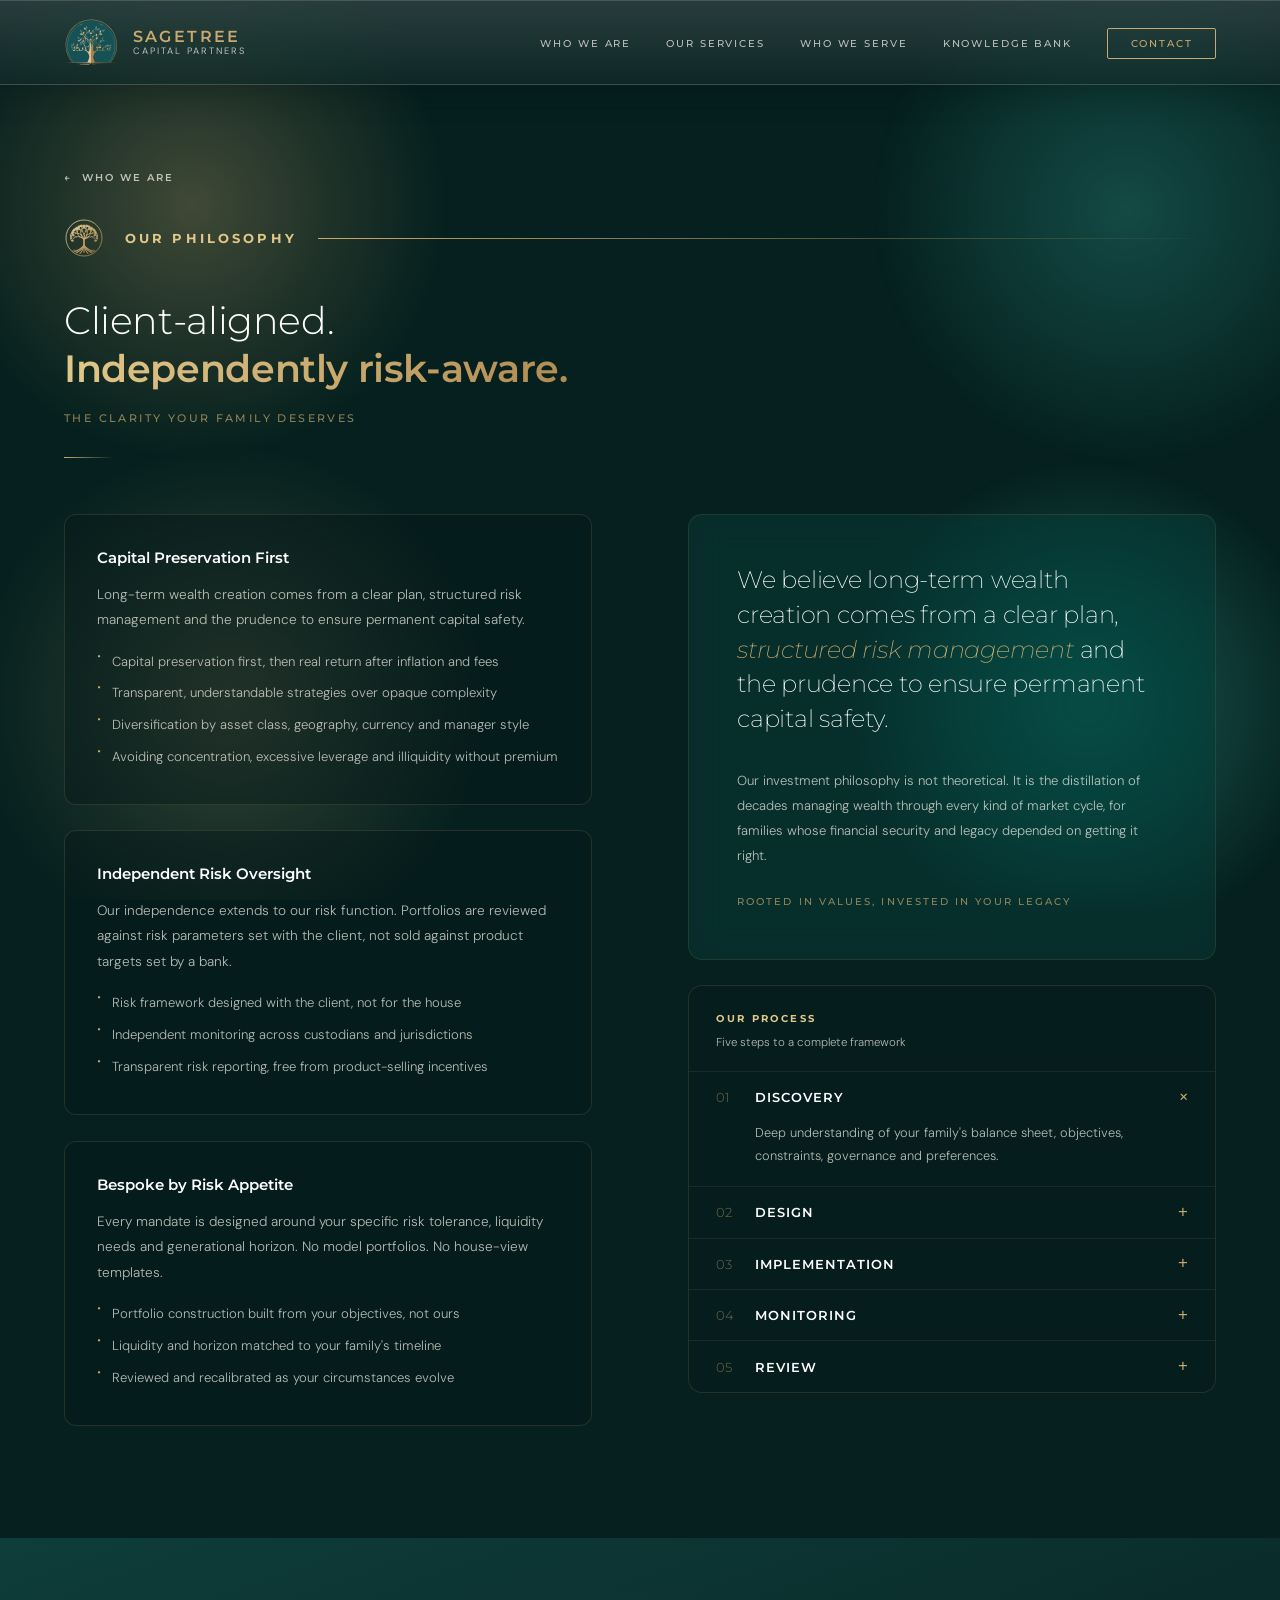
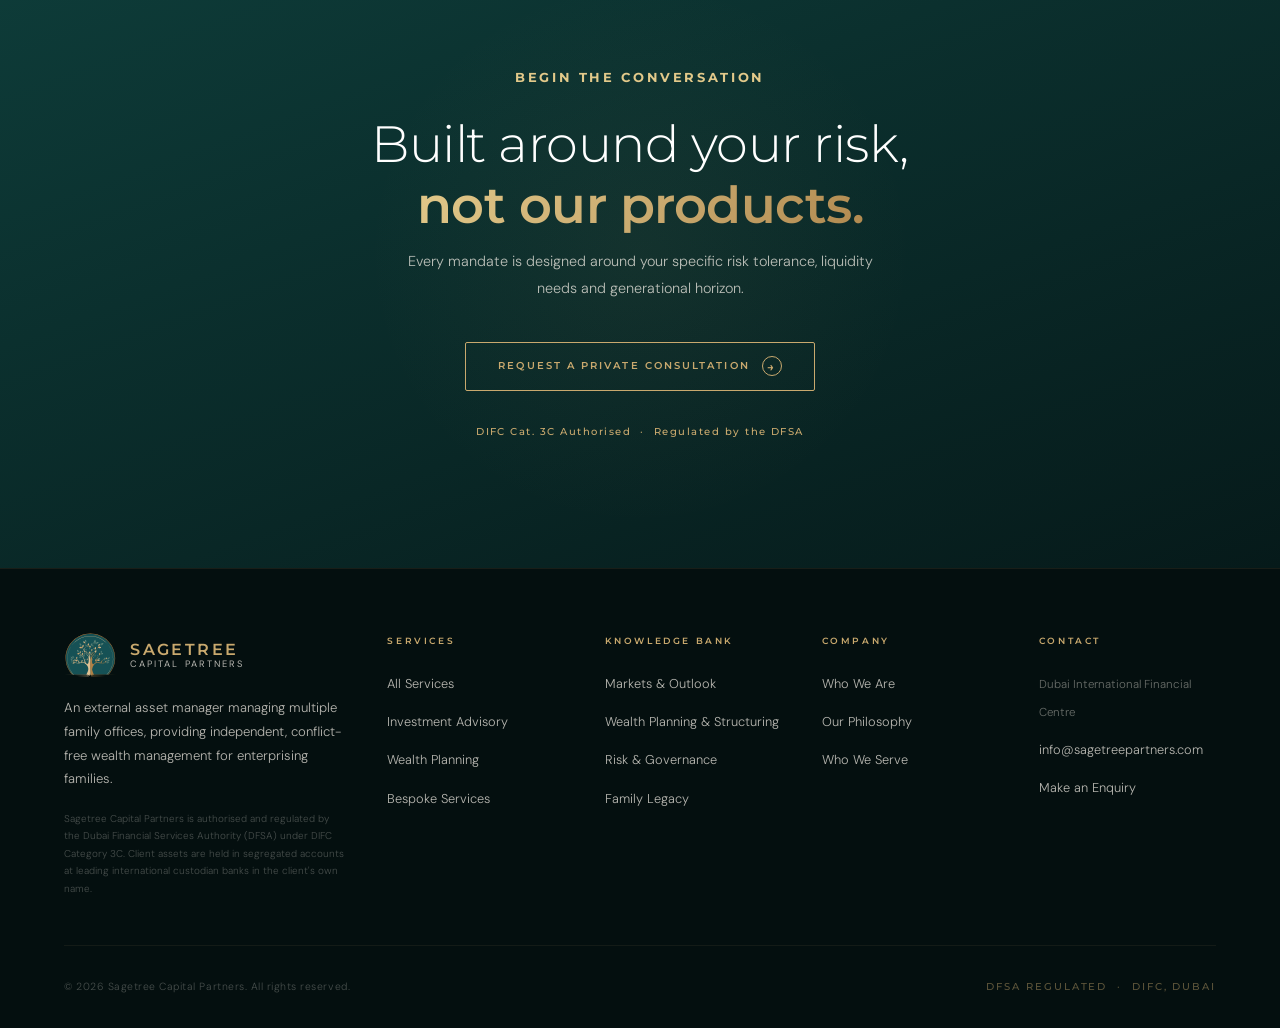
<file: our-philosophy.html>
<!DOCTYPE html>
<html lang="en">
<head>
  <meta charset="UTF-8" />
  <meta name="viewport" content="width=device-width, initial-scale=1.0" />
  <title>Our Philosophy | Sagetree Capital Partners</title>
  <link rel="icon" type="image/svg+xml" href="favicon.svg" />
  <link rel="icon" type="image/png" sizes="32x32" href="favicon-32.png" />
  <link rel="icon" href="favicon.ico" sizes="any" />
  <link rel="apple-touch-icon" href="apple-touch-icon.png" />
  <meta name="description" content="Capital preservation first, independent risk oversight, and mandates built bespoke by risk appetite, plus our five-step investment process." />
  <meta property="og:type" content="website" />
  <meta property="og:site_name" content="Sagetree Capital Partners" />
  <meta property="og:title" content="Our Philosophy | Sagetree Capital Partners" />
  <meta property="og:description" content="Capital preservation first, independent risk oversight, and mandates built bespoke by risk appetite, plus our five-step investment process." />
  <meta property="og:url" content="https://www.sagetreepartners.com/our-philosophy.html" />
  <meta property="og:image" content="https://www.sagetreepartners.com/og-image.png" />
  <meta property="og:image:width" content="1200" />
  <meta property="og:image:height" content="630" />
  <meta property="og:image:alt" content="Sagetree Capital Partners" />
  <meta name="twitter:card" content="summary_large_image" />
  <meta name="twitter:title" content="Our Philosophy | Sagetree Capital Partners" />
  <meta name="twitter:description" content="Capital preservation first, independent risk oversight, and mandates built bespoke by risk appetite, plus our five-step investment process." />
  <meta name="twitter:image" content="https://www.sagetreepartners.com/og-image.png" />
  <link rel="canonical" href="https://www.sagetreepartners.com/our-philosophy.html" />
  <link rel="preconnect" href="https://fonts.googleapis.com" />
  <link rel="preconnect" href="https://fonts.gstatic.com" crossorigin />
  <link href="https://fonts.googleapis.com/css2?family=Montserrat:wght@200;300;400;500;600;700&family=DM+Sans:ital,wght@0,300;0,400;0,500;1,300&display=swap" rel="stylesheet" />
  <style>
    *, *::before, *::after { box-sizing: border-box; margin: 0; padding: 0; }
    :root {
      --teal-deep:  #082828; --teal-mid: #0e3d3a; --teal-light: #1a5550;
      --gold: #c9a96e; --gold-light: #e2c98a; --gold-glow: rgba(201,169,110,0.25);
      --cream: #f5f0e8; --white: #ffffff; --muted: rgba(245,240,232,0.74);
      --heading: 'Montserrat', sans-serif; --body: 'DM Sans', sans-serif;
      --hdr: 90px;
    }
    html { scroll-behavior: smooth; background: #05201e; }
    /* ── AMBIENT BACKGROUND GLOW ──────────────────── */
    .bg { position: fixed; inset: 0; z-index: -1; pointer-events: none; overflow: hidden; }
    .bg .orb { position: absolute; will-change: transform; }
    .bg .orb i { display: block; width: 100%; height: 100%; border-radius: 50%; will-change: transform, opacity; }
    .orb.a { width: 46vw; height: 46vw; top: -10vh; left: -8vw; }
    .orb.a i { background: radial-gradient(circle at center, rgba(201,169,110,0.30) 0%, rgba(201,169,110,0.13) 34%, transparent 62%); animation: breatheA 11s ease-in-out infinite; }
    .orb.b { width: 44vw; height: 44vw; top: -8vh; right: -10vw; }
    .orb.b i { background: radial-gradient(circle at center, rgba(26,90,84,0.72) 0%, rgba(26,90,84,0.32) 38%, transparent 64%); animation: breatheB 14s ease-in-out infinite; }
    .orb.c { width: 48vw; height: 48vw; bottom: -12vh; left: -6vw; }
    .orb.c i { background: radial-gradient(circle at center, rgba(226,201,138,0.22) 0%, rgba(226,201,138,0.09) 34%, transparent 60%); animation: breatheC 12.5s ease-in-out infinite; }
    .orb.d { width: 42vw; height: 42vw; bottom: -8vh; right: -6vw; }
    .orb.d i { background: radial-gradient(circle at center, rgba(32,100,92,0.78) 0%, rgba(32,100,92,0.34) 40%, transparent 64%); animation: breatheD 15.5s ease-in-out infinite; }
    @keyframes breatheA { 0%,100% { transform: translate(0,0) scale(0.9); opacity: .45 } 50% { transform: translate(3vw,2vh) scale(1.22); opacity: .95 } }
    @keyframes breatheB { 0%,100% { transform: translate(0,0) scale(1.16); opacity: .92 } 50% { transform: translate(-2vw,-2vh) scale(0.84); opacity: .5 } }
    @keyframes breatheC { 0%,100% { transform: translate(0,0) scale(0.88); opacity: .5 } 50% { transform: translate(2vw,-3vh) scale(1.18); opacity: .92 } }
    @keyframes breatheD { 0%,100% { transform: translate(0,0) scale(1.12); opacity: .55 } 50% { transform: translate(-3vw,2vh) scale(0.88); opacity: .95 } }
    @media (prefers-reduced-motion: reduce) { .bg .orb i { animation: none; } }
    body { background: transparent; color: var(--cream); font-family: var(--body); font-weight: 300; line-height: 1.75; overflow-x: hidden; }
    ::-webkit-scrollbar { width: 4px; } ::-webkit-scrollbar-track { background: var(--teal-deep); } ::-webkit-scrollbar-thumb { background: var(--gold); border-radius: 2px; }

    /* ── NAV ───────────────────────────────────────── */
    nav { position: fixed; top: 0; left: 0; right: 0; z-index: 999; display: flex; align-items: center; justify-content: space-between; padding: 1.2rem 4rem; background: linear-gradient(180deg, rgba(255,255,255,0.14) 0%, rgba(255,255,255,0.04) 100%), linear-gradient(180deg, rgba(6,28,28,0.72) 0%, rgba(6,28,28,0.62) 100%); backdrop-filter: blur(22px) saturate(180%); -webkit-backdrop-filter: blur(22px) saturate(180%); border-bottom: 1px solid rgba(255,255,255,0.09); box-shadow: 0 8px 30px rgba(3,18,18,0.28), inset 0 1px 0 rgba(255,255,255,0.14); transition: padding 0.4s ease, background 0.4s ease, box-shadow 0.4s ease, backdrop-filter 0.4s ease; }
    nav.scrolled { padding: 0.8rem 4rem; background: linear-gradient(180deg, rgba(255,255,255,0.16) 0%, rgba(255,255,255,0.05) 100%), linear-gradient(180deg, rgba(6,28,28,0.86) 0%, rgba(6,28,28,0.78) 100%); backdrop-filter: blur(30px) saturate(190%); -webkit-backdrop-filter: blur(30px) saturate(190%); box-shadow: 0 10px 38px rgba(3,18,18,0.40), inset 0 1px 0 rgba(255,255,255,0.16); }
    .nav-logo { display: flex; align-items: center; gap: 0.85rem; text-decoration: none; }
    .nav-logo img { height: 46px; width: auto; object-fit: contain; }
    .nav-logo-text { display: flex; flex-direction: column; line-height: 1.15; }
    .nav-logo-text span:first-child { font-family: var(--heading); font-size: 1rem; font-weight: 600; letter-spacing: 0.15em; text-transform: uppercase; color: var(--gold); }
    .nav-logo-text span:last-child { font-size: 0.58rem; font-weight: 400; letter-spacing: 0.22em; text-transform: uppercase; color: var(--muted); }
    .nav-links { display: flex; align-items: center; gap: 2.2rem; list-style: none; }
    .nav-links a { text-decoration: none; font-family: var(--heading); font-size: 0.65rem; font-weight: 500; letter-spacing: 0.18em; text-transform: uppercase; color: var(--muted); transition: color 0.3s; position: relative; }
    .nav-links a::after { content: ''; position: absolute; bottom: -4px; left: 0; right: 0; height: 1px; background: var(--gold); transform: scaleX(0); transform-origin: left; transition: transform 0.3s ease; }
    .nav-links a:hover { color: var(--gold); } .nav-links a:hover::after { transform: scaleX(1); }
    .nav-cta { padding: 0.5rem 1.4rem !important; border: 1px solid var(--gold) !important; color: var(--gold) !important; border-radius: 2px; transition: background 0.3s, color 0.3s, box-shadow 0.3s !important; cursor: pointer; }
    .nav-cta:hover { background: var(--gold) !important; color: var(--teal-deep) !important; box-shadow: 0 0 18px var(--gold-glow) !important; }
    .nav-cta::after { display: none !important; }

    /* ── HERO (VIDEO) ──────────────────────────────── */
    .hero { min-height: 100vh; display: flex; flex-direction: column; justify-content: flex-end; padding: calc(var(--hdr) + 1.5rem) 4rem 5rem; position: relative; overflow: hidden; background: var(--teal-deep); }
    .hero-video-wrap { position: absolute; top: var(--hdr); left: 0; right: 0; bottom: 0; z-index: 0; }
    .hero-video-wrap video { width: 100%; height: 100%; object-fit: cover; object-position: center top; opacity: 0.75; }
    .hero-overlay { position: absolute; top: var(--hdr); left: 0; right: 0; bottom: 0; background: linear-gradient(to top, rgba(8,40,40,0.85) 0%, rgba(8,40,40,0.2) 50%, rgba(8,40,40,0.15) 100%); z-index: 1; }
    .hero-content { position: relative; z-index: 2; max-width: 760px; display: flex; flex-direction: column; flex: 1; justify-content: space-between; }
    .hero-label { font-family: var(--heading); font-size: 0.68rem; font-weight: 600; letter-spacing: 0.24em; text-transform: uppercase; color: var(--gold-light); margin-bottom: 0.5rem; display: flex; align-items: center; gap: 1rem; }
    .hero-risk-strip { font-family: var(--heading); font-size: 0.55rem; font-weight: 400; letter-spacing: 0.28em; text-transform: uppercase; color: rgba(245,240,232,0.55); margin-bottom: 0; padding-left: 52px; }
    .hero-label::before { content: ''; display: block; width: 36px; height: 1px; background: var(--gold); }
    .hero-title { font-family: var(--heading); font-size: clamp(2.2rem, 4.5vw, 4rem); font-weight: 300; line-height: 1.18; color: var(--white); margin-bottom: 1rem; letter-spacing: -0.01em; text-shadow: 0 2px 20px rgba(6,28,28,0.7); }
    .hero-title strong { font-weight: 600; color: var(--gold); }
    .hero-tagline { font-family: var(--heading); font-size: 0.75rem; font-weight: 400; letter-spacing: 0.2em; text-transform: uppercase; color: var(--gold); opacity: 0.9; margin-bottom: 2rem; text-shadow: 0 1px 8px rgba(6,28,28,0.8); }
    .hero-subtitle { font-size: 0.95rem; font-weight: 300; line-height: 1.85; color: var(--muted); max-width: 580px; margin-bottom: 1.6rem; }
    .hero-bullets { list-style: none; margin-bottom: 2.8rem; }
    .hero-bullets li { font-size: 0.82rem; font-weight: 300; color: var(--muted); padding: 0.35rem 0; display: flex; align-items: flex-start; gap: 0.75rem; }
    .hero-bullets li::before { content: '·'; color: var(--gold); flex-shrink: 0; margin-top: 0.05rem; font-size: 1.4rem; line-height: 0.5; }
    .hero-actions { display: flex; align-items: center; gap: 2rem; flex-wrap: wrap; }
    .hero-pillars { position: absolute; bottom: 2.5rem; right: 4rem; display: flex; gap: 3rem; z-index: 2; }
    .hero-pillar { font-family: var(--heading); font-size: 0.58rem; font-weight: 500; letter-spacing: 0.3em; text-transform: uppercase; color: var(--gold); opacity: 0.6; }

    /* ── BUTTONS ───────────────────────────────────── */
    .btn-primary { display: inline-flex; align-items: center; gap: 0.75rem; padding: 0.85rem 2rem; background: transparent; border: 1px solid var(--gold); color: var(--gold); text-decoration: none; font-family: var(--heading); font-size: 0.65rem; font-weight: 600; letter-spacing: 0.2em; text-transform: uppercase; border-radius: 2px; transition: all 0.35s ease; position: relative; overflow: hidden; cursor: pointer; }
    .btn-primary::before { content: ''; position: absolute; inset: 0; background: var(--gold); transform: translateX(-101%); transition: transform 0.35s ease; z-index: 0; }
    .btn-primary span, .btn-primary .arrow-icon { position: relative; z-index: 1; }
    .btn-primary:hover { color: var(--teal-deep); box-shadow: 0 0 24px var(--gold-glow); } .btn-primary:hover::before { transform: translateX(0); }
    .arrow-icon { width: 20px; height: 20px; border: 1px solid currentColor; border-radius: 50%; display: flex; align-items: center; justify-content: center; font-size: 0.75rem; transition: transform 0.3s; }
    .btn-primary:hover .arrow-icon { transform: rotate(45deg); }
    .btn-ghost { font-family: var(--heading); font-size: 0.65rem; font-weight: 500; letter-spacing: 0.18em; text-transform: uppercase; color: var(--muted); text-decoration: none; display: flex; align-items: center; gap: 0.5rem; transition: color 0.3s; background: none; border: none; cursor: pointer; }
    .btn-ghost:hover { color: var(--gold); }

    /* ── SECTION COMMONS ───────────────────────────── */
    section { padding: 7rem 4rem; }
    .section-label { font-family: var(--heading); font-size: 0.82rem; font-weight: 700; letter-spacing: 0.2em; text-transform: uppercase; color: var(--gold-light); margin-bottom: 1.4rem; display: flex; align-items: center; gap: 1rem; }
    .who-sub .section-label { font-size: 0.72rem; font-weight: 600; }
    .section-label::before { content: ''; display: inline-block; width: 34px; height: 1px; background: var(--gold-light); }
    .chapter-bar { display: flex; align-items: center; gap: 1.3rem; margin-bottom: 2.4rem; }
    .cb-num { font-family: var(--heading); font-size: 1.5rem; font-weight: 300; line-height: 1; background: linear-gradient(125deg, var(--gold-light) 0%, var(--gold) 55%, #b0894f 100%); -webkit-background-clip: text; background-clip: text; -webkit-text-fill-color: transparent; color: transparent; }
    .cb-name { font-family: var(--heading); font-size: 0.82rem; font-weight: 700; letter-spacing: 0.24em; text-transform: uppercase; color: var(--gold-light); white-space: nowrap; }
    .cb-rule { flex: 1; height: 1px; background: linear-gradient(90deg, var(--gold), transparent); }
    .cb-tree { display: inline-flex; align-items: center; }
    .cb-tree svg { width: 40px; height: 40px; display: block; }
    .section-title { font-family: var(--heading); font-size: clamp(1.8rem, 3vw, 2.6rem); font-weight: 300; line-height: 1.25; color: var(--white); margin-bottom: 1rem; letter-spacing: -0.01em; }
    .section-title strong { font-weight: 600; background: linear-gradient(125deg, var(--gold-light) 0%, var(--gold) 55%, #b0894f 100%); -webkit-background-clip: text; background-clip: text; -webkit-text-fill-color: transparent; color: transparent; }
    .who-sub .section-title strong { background: none; -webkit-text-fill-color: var(--white); color: var(--white); }
    .section-tagline { font-family: var(--heading); font-size: 0.68rem; font-weight: 500; letter-spacing: 0.22em; text-transform: uppercase; color: var(--gold); opacity: 0.7; margin-bottom: 1rem; }
    .section-desc { font-size: 0.9rem; font-weight: 300; color: var(--muted); line-height: 1.9; max-width: 600px; }
    .gold-line { width: 50px; height: 1px; background: linear-gradient(90deg, var(--gold), transparent); margin: 1.8rem 0; }

    /* ── STATS ─────────────────────────────────────── */
    .stats-section { padding: 5rem 4rem; }
    .stats-grid { display: grid; grid-template-columns: repeat(4,1fr); gap: 1.5rem; perspective: 1200px; }
    .stat-card { position: relative; background: rgba(6,26,26,0.55); backdrop-filter: blur(18px) saturate(150%); -webkit-backdrop-filter: blur(18px) saturate(150%); border: 1px solid rgba(201,169,110,0.18); border-radius: 16px; padding: 2.4rem 1.8rem; min-height: 190px; display: flex; align-items: flex-start; overflow: hidden; transform-style: preserve-3d; transition: transform 0.2s ease, box-shadow 0.4s ease, border-color 0.4s ease; will-change: transform; box-shadow: inset 0 1px 0 rgba(255,255,255,0.04); }
    .stat-card::before { content: ''; position: absolute; inset: 0; background: radial-gradient(340px circle at var(--mx,50%) var(--my,0%), rgba(201,169,110,0.18), transparent 60%); opacity: 0; transition: opacity 0.4s; pointer-events: none; }
    .stat-card:hover { border-color: rgba(201,169,110,0.5); box-shadow: 0 26px 55px -22px rgba(0,0,0,0.7), 0 0 34px rgba(201,169,110,0.10); }
    .stat-card:hover::before { opacity: 1; }
    .stat-card-inner { transform: translateZ(26px); display: flex; flex-direction: column; position: relative; z-index: 1; }
    .stat-number { font-family: var(--heading); font-size: clamp(2rem, 3.3vw, 3rem); font-weight: 300; line-height: 1; display: block; margin-bottom: 0.9rem; letter-spacing: -0.02em; background: linear-gradient(125deg, var(--gold-light) 0%, var(--gold) 55%, #b0894f 100%); -webkit-background-clip: text; background-clip: text; -webkit-text-fill-color: transparent; color: transparent; }
    .stat-number--sm { font-size: clamp(1.25rem, 1.9vw, 1.65rem); line-height: 1.18; }
    .stat-label { font-family: var(--heading); font-size: 0.62rem; font-weight: 500; letter-spacing: 0.18em; text-transform: uppercase; color: var(--muted); line-height: 1.6; }

    /* ── WHO WE ARE ────────────────────────────────── */
    #serve { scroll-margin-top: 110px; }
    .who-sub { margin-top: 5rem; padding-top: 5rem; scroll-margin-top: 100px; }
    .serve-grid { display: grid; grid-template-columns: 1fr 1fr; gap: 0 4rem; margin-top: 2.5rem; }
    .who-grid { display: grid; grid-template-columns: 1fr 1fr; gap: 6rem; align-items: start; }
    .who-left { }
    .who-body { font-size: 0.9rem; font-weight: 300; color: var(--muted); line-height: 1.95; }
    .who-body p + p { margin-top: 1.2rem; }
    .who-highlight { background: var(--teal-mid); border-left: 2px solid var(--gold); padding: 1.5rem 2rem; margin: 2rem 0; font-size: 0.88rem; font-weight: 400; color: var(--cream); line-height: 1.8; font-style: italic; }
    .who-right { }
    .clients-title { font-family: var(--heading); font-size: 0.6rem; font-weight: 600; letter-spacing: 0.3em; text-transform: uppercase; color: var(--gold); margin-bottom: 1.5rem; }
    .client-type { padding: 1.4rem 0; display: flex; align-items: flex-start; gap: 1rem; }
    .client-type:last-child { border-bottom: none; }
    .client-type-icon { color: var(--gold); font-size: 0.7rem; margin-top: 0.2rem; flex-shrink: 0; }
    .client-type-text { font-size: 0.85rem; font-weight: 300; color: var(--muted); line-height: 1.7; }
    .client-type-text strong { font-weight: 500; color: var(--cream); display: block; margin-bottom: 0.2rem; font-size: 0.88rem; }
    .who-intro-grid { display: grid; grid-template-columns: 1.25fr 0.9fr; gap: 5rem; align-items: center; }
    .who-pull { position: relative; padding-left: 2rem; }
    .who-pull::before { content: '\201C'; position: absolute; top: -3rem; left: -1rem; font-family: var(--heading); font-size: 8rem; line-height: 1; color: var(--gold); opacity: 0.22; pointer-events: none; }
    .who-pull blockquote { margin: 0; }
    .who-pull blockquote p { font-family: var(--heading); font-weight: 300; font-size: 1.5rem; line-height: 1.62; color: var(--cream); }
    .who-pull-rule { width: 56px; height: 2px; background: linear-gradient(90deg, var(--gold), transparent); margin-top: 1.8rem; }

    /* ── SERVICES ──────────────────────────────────── */
    .services-header { display: grid; grid-template-columns: 1fr 1fr; gap: 4rem; align-items: end; margin-bottom: 4rem; }
    .services-grid { display: grid; grid-template-columns: repeat(3, 1fr); gap: 1px; background: rgba(201,169,110,0.08); }
    .service-card { background: rgba(8,40,40,0.95); padding: 2.5rem; position: relative; overflow: hidden; transition: background 0.4s; cursor: default; }
    .service-card::before { content: ''; position: absolute; top: 0; left: 0; right: 0; height: 2px; background: var(--gold); transform: scaleX(0); transform-origin: left; transition: transform 0.5s ease; }
    .service-card:hover { background: rgba(14,61,58,0.95); } .service-card:hover::before { transform: scaleX(1); }
    .service-card.wide { grid-column: span 2; }
    .service-num { font-family: var(--heading); font-size: 0.62rem; font-weight: 600; letter-spacing: 0.2em; color: var(--gold); opacity: 0.45; margin-bottom: 1.2rem; }
    .service-title { font-family: var(--heading); font-size: 1.05rem; font-weight: 500; color: var(--white); margin-bottom: 0.9rem; line-height: 1.35; }
    .service-desc { font-size: 0.82rem; font-weight: 300; color: var(--muted); line-height: 1.85; margin-bottom: 1.5rem; }
    .service-bullets { list-style: none; }
    .service-bullets li { font-size: 0.78rem; font-weight: 300; color: var(--muted); padding: 0.3rem 0; display: flex; gap: 0.7rem; align-items: flex-start; line-height: 1.6; }
    .service-bullets li::before { content: '·'; color: var(--gold); flex-shrink: 0; font-size: 1.1rem; line-height: 1.2; }

    /* ── PHILOSOPHY ────────────────────────────────── */
    .philosophy-section { background: var(--teal-deep); }
    .philosophy-grid { display: grid; grid-template-columns: 1fr 1fr; gap: 6rem; align-items: start; margin-top: 3.5rem; }
    .philosophy-block { background: rgba(6,26,26,0.42); border: 1px solid rgba(201,169,110,0.16); border-radius: 12px; padding: 1.9rem 2rem; position: relative; overflow: hidden; transition: border-color 0.35s, box-shadow 0.35s; will-change: transform; }
    .philosophy-block:hover { border-color: rgba(201,169,110,0.42); box-shadow: 0 18px 38px -20px rgba(0,0,0,0.65); }
    .philosophy-block + .philosophy-block { margin-top: 1.6rem; }
    .philosophy-block::before, .philosophy-right::before { content: ''; position: absolute; inset: 0; z-index: 0; background: radial-gradient(300px circle at var(--mx,50%) var(--my,0%), rgba(201,169,110,0.16), transparent 60%); opacity: 0; transition: opacity 0.4s; pointer-events: none; }
    .philosophy-block:hover::before, .philosophy-right:hover::before { opacity: 1; }
    .philosophy-block > *, .philosophy-right > * { position: relative; z-index: 1; }
    .phil-title { font-family: var(--heading); font-size: 0.95rem; font-weight: 600; color: var(--white); margin-bottom: 0.6rem; }
    .phil-desc { font-size: 0.85rem; font-weight: 300; color: var(--muted); line-height: 1.9; }
    .phil-points { list-style: none; margin-top: 0.8rem; }
    .phil-points li { font-size: 0.82rem; font-weight: 300; color: var(--muted); padding: 0.28rem 0; display: flex; gap: 0.7rem; }
    .phil-points li::before { content: '·'; color: var(--gold); flex-shrink: 0; font-size: 1.4rem; line-height: 0.5; }
    .philosophy-right { background: rgba(14,61,58,0.45); backdrop-filter: blur(16px) saturate(150%); -webkit-backdrop-filter: blur(16px) saturate(150%); padding: 3rem; border: 1px solid rgba(201,169,110,0.12); border-radius: 14px; position: relative; overflow: hidden; transition: border-color 0.35s, box-shadow 0.35s; will-change: transform; }
    .philosophy-right:hover { border-color: rgba(201,169,110,0.4); box-shadow: 0 26px 55px -22px rgba(0,0,0,0.7); }
    .phil-quote { font-family: var(--heading); font-size: 1.5rem; font-weight: 200; color: var(--white); line-height: 1.45; margin-bottom: 2rem; letter-spacing: -0.01em; }
    .phil-quote em { font-style: italic; color: var(--gold); }

    /* ── PROCESS ───────────────────────────────────── */
    .process-section { background: var(--teal-mid); }
    .process-num { font-family: var(--heading); font-size: 2.5rem; font-weight: 200; color: var(--gold); opacity: 0.25; line-height: 1; margin-bottom: 1.2rem; display: block; }
    .process-title { font-family: var(--heading); font-size: 0.78rem; font-weight: 600; letter-spacing: 0.1em; text-transform: uppercase; color: var(--white); margin-bottom: 0.8rem; }
    .process-desc { font-size: 0.78rem; font-weight: 300; color: var(--muted); line-height: 1.75; }

    /* ── CUSTODY / REGULATORY ──────────────────────── */
    .custody-section { background: #061a1a; padding: 5rem 4rem; }
    .custody-inner { display: grid; grid-template-columns: 1fr 1fr; gap: 5rem; align-items: center; }
    .custody-text { }
    .custody-badge { display: inline-flex; align-items: center; gap: 0.8rem; background: rgba(201,169,110,0.08); border: 1px solid rgba(201,169,110,0.2); padding: 0.7rem 1.2rem; margin-bottom: 2rem; }
    .custody-badge-dot { width: 6px; height: 6px; border-radius: 50%; background: var(--gold); }
    .custody-badge-text { font-family: var(--heading); font-size: 0.6rem; font-weight: 600; letter-spacing: 0.25em; text-transform: uppercase; color: var(--gold); }
    .custody-body { font-size: 0.88rem; font-weight: 300; color: var(--muted); line-height: 1.9; }
    .custody-body p + p { margin-top: 1rem; }
    .custody-right { }
    .fit-card { padding: 2rem; border: 1px solid rgba(201,169,110,0.15); margin-bottom: 1rem; }
    .fit-card-title { font-family: var(--heading); font-size: 0.65rem; font-weight: 600; letter-spacing: 0.2em; text-transform: uppercase; color: var(--gold); margin-bottom: 0.8rem; }
    .fit-card-body { font-size: 0.84rem; font-weight: 300; color: var(--muted); line-height: 1.8; }

    /* ── CTA ───────────────────────────────────────── */
    .cta-section { background: linear-gradient(160deg, var(--teal-mid) 0%, #061a1a 100%); text-align: center; padding: 8rem 4rem; position: relative; overflow: hidden; }
    .cta-section::before { content: ''; position: absolute; top: 50%; left: 50%; transform: translate(-50%,-50%); width: 600px; height: 600px; background: radial-gradient(circle, rgba(201,169,110,0.05) 0%, transparent 65%); pointer-events: none; }
    .cta-label { font-family: var(--heading); font-size: 0.82rem; font-weight: 700; letter-spacing: 0.2em; text-transform: uppercase; color: var(--gold-light); margin-bottom: 1.5rem; position: relative; z-index: 1; }
    .cta-title { font-family: var(--heading); font-size: clamp(2rem, 4vw, 3.2rem); font-weight: 300; color: var(--white); line-height: 1.2; margin-bottom: 0.8rem; letter-spacing: -0.01em; position: relative; z-index: 1; }
    .cta-title strong { font-weight: 600; background: linear-gradient(125deg, var(--gold-light) 0%, var(--gold) 55%, #b0894f 100%); -webkit-background-clip: text; background-clip: text; -webkit-text-fill-color: transparent; color: transparent; }
    .cta-tagline { font-family: var(--heading); font-size: 0.72rem; font-weight: 400; letter-spacing: 0.22em; text-transform: uppercase; color: var(--gold); opacity: 0.65; margin-bottom: 1.5rem; position: relative; z-index: 1; }
    .cta-sub { font-size: 0.9rem; font-weight: 300; color: var(--muted); max-width: 500px; margin: 0 auto 2.5rem; line-height: 1.85; position: relative; z-index: 1; }
    .cta-minimum { font-family: var(--heading); font-size: 0.62rem; font-weight: 500; letter-spacing: 0.15em; color: var(--gold); opacity: 0.5; margin-top: 2rem; position: relative; z-index: 1; }
    .cta-buttons { display: flex; gap: 1.5rem; justify-content: center; flex-wrap: wrap; position: relative; z-index: 1; }

    /* ── FOOTER ────────────────────────────────────── */
    footer { background: #040f0f; border-top: 1px solid rgba(201,169,110,0.1); padding: 4rem 4rem 2rem; }
    .footer-grid { display: grid; grid-template-columns: 1.6fr 1fr 1fr 1fr 1fr; gap: 2.5rem; margin-bottom: 3rem; }
    .footer-tagline { font-size: 0.82rem; font-weight: 300; color: var(--muted); line-height: 1.8; margin-bottom: 1.2rem; }
    .footer-regulatory { font-size: 0.62rem; font-weight: 300; color: rgba(245,240,232,0.28); line-height: 1.75; }
    .footer-col-title { font-family: var(--heading); font-size: 0.58rem; font-weight: 600; letter-spacing: 0.28em; text-transform: uppercase; color: var(--gold); margin-bottom: 1.2rem; }
    .footer-links { list-style: none; } .footer-links li { margin-bottom: 0.65rem; }
    .footer-links a { font-size: 0.8rem; font-weight: 300; color: var(--muted); text-decoration: none; transition: color 0.3s; } .footer-links a:hover { color: var(--gold); }
    .footer-bottom { border-top: 1px solid rgba(201,169,110,0.08); padding-top: 2rem; display: flex; justify-content: space-between; align-items: center; }
    .footer-copy { font-size: 0.65rem; font-weight: 300; color: rgba(245,240,232,0.28); letter-spacing: 0.05em; }
    .footer-difc { font-family: var(--heading); font-size: 0.6rem; font-weight: 500; letter-spacing: 0.2em; text-transform: uppercase; color: var(--gold); opacity: 0.45; }

    /* ── MODAL ─────────────────────────────────────── */
    .modal-overlay { position: fixed; inset: 0; z-index: 2000; background: rgba(4,15,15,0.9); backdrop-filter: blur(12px); display: flex; align-items: center; justify-content: center; opacity: 0; pointer-events: none; transition: opacity 0.4s ease; }
    .modal-overlay.open { opacity: 1; pointer-events: all; }
    .modal { background: linear-gradient(145deg, #0e3d3a, #082828); border: 1px solid rgba(201,169,110,0.18); width: 90%; max-width: 820px; display: grid; grid-template-columns: 1fr 1.2fr; position: relative; transform: translateY(30px); transition: transform 0.4s ease; overflow: hidden; }
    .modal-overlay.open .modal { transform: translateY(0); }
    .modal-close { position: absolute; top: 1.2rem; right: 1.4rem; background: none; border: none; color: var(--muted); font-size: 1.4rem; cursor: pointer; transition: color 0.3s; z-index: 10; line-height: 1; }
    .modal-close:hover { color: var(--gold); }
    .modal-left { background: linear-gradient(160deg, var(--teal-light), var(--teal-mid)); padding: 3.5rem 2.5rem; display: flex; flex-direction: column; justify-content: space-between; position: relative; overflow: hidden; }
    .modal-left::before { content: ''; position: absolute; bottom: -60px; left: -60px; width: 220px; height: 220px; border: 1px solid rgba(201,169,110,0.15); border-radius: 50%; }
    .modal-left::after { content: ''; position: absolute; bottom: -30px; left: -30px; width: 160px; height: 160px; border: 1px solid rgba(201,169,110,0.1); border-radius: 50%; }
    .modal-left-title { font-family: var(--heading); font-size: 2rem; font-weight: 300; color: var(--white); line-height: 1.25; margin-bottom: 1rem; }
    .modal-left-sub { font-size: 0.82rem; font-weight: 300; color: var(--muted); line-height: 1.8; }
    .modal-pillars { display: flex; flex-direction: column; gap: 0.5rem; margin-top: 2.5rem; }
    .modal-pillar { font-family: var(--heading); font-size: 0.58rem; font-weight: 500; letter-spacing: 0.25em; text-transform: uppercase; color: var(--gold); opacity: 0.7; }
    .modal-right { padding: 3.5rem 2.5rem; }
    .modal-right-title { font-family: var(--heading); font-size: 0.62rem; font-weight: 600; letter-spacing: 0.28em; text-transform: uppercase; color: var(--gold); margin-bottom: 2rem; }
    .form-group { margin-bottom: 1.4rem; }
    .form-group input, .form-group textarea { width: 100%; background: transparent; border: none; border-bottom: 1px solid rgba(201,169,110,0.22); padding: 0.7rem 0; color: var(--cream); font-family: var(--body); font-size: 0.85rem; font-weight: 300; outline: none; transition: border-color 0.3s; }
    .form-group input::placeholder, .form-group textarea::placeholder { color: rgba(245,240,232,0.28); font-size: 0.82rem; }
    .form-group input:focus, .form-group textarea:focus { border-bottom-color: var(--gold); }
    .form-group textarea { resize: vertical; height: 160px; }
    .char-count { font-family: var(--heading); font-size: 0.58rem; color: rgba(245,240,232,0.4); text-align: right; margin-top: 0.45rem; letter-spacing: 0.05em; }
    .char-count.near { color: var(--gold); }
    .input-error { border-bottom-color: rgba(255,100,100,0.6) !important; }
    .form-submit { width: 100%; padding: 0.9rem; background: var(--gold); color: var(--teal-deep); border: none; cursor: pointer; font-family: var(--heading); font-size: 0.65rem; font-weight: 700; letter-spacing: 0.2em; text-transform: uppercase; display: flex; align-items: center; justify-content: center; gap: 0.7rem; transition: background 0.3s, box-shadow 0.3s; margin-top: 0.5rem; }
    .form-submit:hover { background: var(--gold-light); box-shadow: 0 0 22px var(--gold-glow); }
    .form-note { font-size: 0.58rem; color: rgba(245,240,232,0.28); margin-top: 0.9rem; line-height: 1.65; }
    .form-success { display: none; text-align: center; padding: 3rem 0; }
    .form-success.show { display: block; }
    .form-success-icon { font-size: 2.2rem; margin-bottom: 1rem; color: var(--gold); }
    .form-success-title { font-family: var(--heading); font-size: 1.4rem; font-weight: 300; color: var(--white); margin-bottom: 0.5rem; }
    .form-success-sub { font-size: 0.8rem; color: var(--muted); line-height: 1.7; }

    /* Mobile hero title - hidden on desktop */
    .hero-mobile-title { display: none; font-family: var(--heading); font-size: 2.2rem; font-weight: 300; line-height: 1.2; color: var(--white); margin-bottom: 0.8rem; letter-spacing: -0.01em; }
    .hero-mobile-title strong { font-weight: 600; color: var(--gold); }

    /* ── OUR MANDATE ──────────────────────────────── */
    .mandate-section { background: #061a1a; padding: 7rem 4rem; }
    .mandate-inner { display: grid; grid-template-columns: 1fr 1.2fr; gap: 5rem; align-items: start; }
    .mandate-text { }
    .mandate-body { font-size: 0.88rem; font-weight: 300; color: var(--muted); line-height: 1.9; }
    .mandate-pillars { display: grid; grid-template-columns: 1fr 1fr; gap: 1rem; perspective: 1200px; }
    .mandate-pillar { padding: 2rem; border: 1px solid rgba(201,169,110,0.15); border-radius: 14px; background: rgba(14,61,58,0.3); backdrop-filter: blur(16px) saturate(150%); -webkit-backdrop-filter: blur(16px) saturate(150%); position: relative; overflow: hidden; will-change: transform; transform-style: preserve-3d; transition: transform 0.2s ease, border-color 0.4s, box-shadow 0.4s; }
    .mandate-pillar:hover { border-color: rgba(201,169,110,0.5); box-shadow: 0 24px 50px -22px rgba(0,0,0,0.65); }
    .mandate-pillar::before { content: ''; position: absolute; inset: 0; z-index: 0; background: radial-gradient(320px circle at var(--mx,50%) var(--my,0%), rgba(201,169,110,0.16), transparent 60%); opacity: 0; transition: opacity 0.4s; pointer-events: none; }
    .mandate-pillar:hover::before { opacity: 1; }
    .mandate-pillar > * { position: relative; z-index: 1; }
    .mandate-num { font-family: var(--heading); font-size: 0.62rem; font-weight: 600; letter-spacing: 0.2em; color: var(--gold); opacity: 0.45; margin-bottom: 0.9rem; }
    .mandate-title { font-family: var(--heading); font-size: 0.98rem; font-weight: 500; color: var(--white); margin-bottom: 0.7rem; line-height: 1.35; }
    .mandate-desc { font-size: 0.8rem; font-weight: 300; color: var(--muted); line-height: 1.75; }

    /* ── KNOWLEDGE BANK ───────────────────────────── */
    .knowledge-section { padding: 7rem 4rem; }
    .knowledge-header { display: grid; grid-template-columns: 1fr 1fr; gap: 4rem; align-items: end; margin-bottom: 4rem; }
    .knowledge-featured { display: grid; grid-template-columns: repeat(3,1fr); gap: 1.5rem; margin-bottom: 4rem; }
    .knowledge-card { padding: 2rem; background: rgba(8,40,40,0.45); backdrop-filter: blur(16px) saturate(150%); -webkit-backdrop-filter: blur(16px) saturate(150%); border: 1px solid rgba(201,169,110,0.15); transition: border-color 0.3s, box-shadow 0.4s, background 0.3s; cursor: pointer; position: relative; overflow: hidden; will-change: transform; }
    .knowledge-card:hover { border-color: rgba(201,169,110,0.4); background: rgba(8,40,40,0.75); box-shadow: 0 22px 48px -22px rgba(0,0,0,0.65); }
    .knowledge-card::before { content: ''; position: absolute; inset: 0; z-index: 0; background: radial-gradient(320px circle at var(--mx,50%) var(--my,0%), rgba(201,169,110,0.18), transparent 60%); opacity: 0; transition: opacity 0.4s; pointer-events: none; }
    .knowledge-card:hover::before { opacity: 1; }
    .knowledge-card > * { position: relative; z-index: 1; }
    .knowledge-tag { font-family: var(--heading); font-size: 0.55rem; font-weight: 600; letter-spacing: 0.25em; text-transform: uppercase; color: var(--gold); opacity: 0.75; margin-bottom: 1rem; }
    .knowledge-title { font-family: var(--heading); font-size: 1.15rem; font-weight: 500; color: var(--white); line-height: 1.3; margin-bottom: 0.8rem; }
    .knowledge-excerpt { font-size: 0.82rem; font-weight: 300; color: var(--muted); line-height: 1.8; margin-bottom: 1.5rem; }
    .knowledge-cta { font-family: var(--heading); font-size: 0.6rem; font-weight: 500; letter-spacing: 0.2em; text-transform: uppercase; color: var(--gold); opacity: 0.65; }
    .knowledge-pillar { font-family: var(--heading); font-size: 0.75rem; font-weight: 400; letter-spacing: 0.1em; color: var(--cream); padding: 0.5rem 0; }
    .knowledge-subscribe { display: flex; align-items: center; justify-content: space-between; gap: 2rem; padding: 2rem 0 0; flex-wrap: wrap; }
    .knowledge-subscribe-text { flex: 1; min-width: 260px; }
    .knowledge-subscribe-title { font-family: var(--heading); font-size: 1.05rem; font-weight: 400; color: var(--white); margin-bottom: 0.5rem; }
    .knowledge-subscribe-desc { font-size: 0.82rem; font-weight: 300; color: var(--muted); line-height: 1.75; max-width: 480px; }

    .policy-grid { display: grid; grid-template-columns: repeat(3,1fr); gap: 1px; background: rgba(201,169,110,0.08); margin-top: 4rem; }
    .policy-card { background: var(--teal-deep); padding: 2.5rem; position: relative; transition: background 0.4s; }
    .policy-card::before { content: ''; position: absolute; top: 0; left: 0; right: 0; height: 2px; background: var(--gold); transform: scaleX(0); transform-origin: left; transition: transform 0.4s ease; }
    .policy-card:hover { background: rgba(14,61,58,0.75); }
    .policy-card:hover::before { transform: scaleX(1); }
    .policy-title { font-family: var(--heading); font-size: 0.98rem; font-weight: 500; color: var(--white); margin-bottom: 0.9rem; line-height: 1.35; }
    .policy-desc { font-size: 0.8rem; font-weight: 300; color: var(--muted); line-height: 1.8; margin-bottom: 1.5rem; }
    .policy-cta { font-family: var(--heading); font-size: 0.6rem; font-weight: 500; letter-spacing: 0.22em; text-transform: uppercase; color: var(--gold); text-decoration: none; opacity: 0.75; transition: opacity 0.3s, gap 0.3s; display: inline-flex; align-items: center; gap: 0.5rem; }
    .policy-cta:hover { opacity: 1; gap: 0.8rem; }

    /* ── SERVICES ACCORDION ──────────────────────── */
    .services-accordion { margin-top: 3.5rem; }
    .svc-group { margin-top: 3.5rem; }
    .svc-group:first-child { margin-top: 0; }
    .svc-group-label { font-family: var(--heading); font-size: 0.7rem; font-weight: 600; letter-spacing: 0.28em; text-transform: uppercase; color: var(--gold-light); margin-bottom: 1.2rem; display: flex; align-items: center; gap: 0.9rem; }
    .svc-group-label::before { content: ''; width: 28px; height: 1px; background: var(--gold-light); display: inline-block; }
    .acc-item { border-top: 1px solid rgba(201,169,110,0.14); }
    .acc-item:last-child { border-bottom: 1px solid rgba(201,169,110,0.14); }
    .acc-head { width: 100%; background: none; border: none; cursor: pointer; display: flex; align-items: center; justify-content: space-between; gap: 1rem; padding: 1.5rem 0; text-align: left; }
    .acc-title { font-family: var(--heading); font-size: 1.02rem; font-weight: 500; color: var(--white); transition: color 0.3s; }
    .acc-head:hover .acc-title { color: var(--gold-light); }
    .acc-icon { color: var(--gold); font-size: 1.05rem; line-height: 1; transition: transform 0.35s; flex-shrink: 0; }
    .acc-item.open .acc-icon { transform: rotate(180deg); }
    .acc-body { max-height: 0; overflow: hidden; transition: max-height 0.45s ease; }
    .acc-item.open .acc-body { max-height: 800px; }
    .acc-body-inner { padding: 0 0 1.7rem; max-width: 760px; }

    /* ── SERVICES GROUP CARDS ────────────────────── */
    .svc-groups { display: grid; grid-template-columns: repeat(3,1fr); gap: 1.5rem; margin-top: 3.5rem; perspective: 1200px; }
    .svc-card { display: block; text-decoration: none; position: relative; overflow: hidden; background: rgba(6,26,26,0.4); backdrop-filter: blur(16px) saturate(150%); -webkit-backdrop-filter: blur(16px) saturate(150%); border: 1px solid rgba(201,169,110,0.18); border-radius: 16px; padding: 2.4rem 2rem; transition: transform 0.2s ease, box-shadow 0.4s, border-color 0.4s; will-change: transform; transform-style: preserve-3d; }
    .svc-card::before { content: ''; position: absolute; inset: 0; z-index: 0; background: radial-gradient(340px circle at var(--mx,50%) var(--my,0%), rgba(201,169,110,0.18), transparent 60%); opacity: 0; transition: opacity 0.4s; pointer-events: none; }
    .svc-card:hover { border-color: rgba(201,169,110,0.5); box-shadow: 0 26px 55px -22px rgba(0,0,0,0.7); }
    .svc-card:hover::before { opacity: 1; }
    .svc-card-inner { position: relative; z-index: 1; transform: translateZ(20px); }
    .svc-card-tag { font-family: var(--heading); font-size: 0.6rem; font-weight: 600; letter-spacing: 0.24em; text-transform: uppercase; color: var(--gold-light); margin-bottom: 1rem; }
    .svc-card-title { font-family: var(--heading); font-size: 1.25rem; font-weight: 500; color: var(--white); margin-bottom: 0.9rem; line-height: 1.3; }
    .svc-card-desc { font-size: 0.82rem; font-weight: 300; color: var(--muted); line-height: 1.8; margin-bottom: 1.4rem; }
    .svc-card-list { list-style: none; margin-bottom: 1.6rem; }
    .svc-card-list li { font-size: 0.78rem; font-weight: 300; color: var(--cream); padding: 0.3rem 0; display: flex; gap: 0.6rem; align-items: flex-start; opacity: 0.82; }
    .svc-card-list li::before { content: '\00B7'; color: var(--gold); }
    .svc-card-cta { font-family: var(--heading); font-size: 0.62rem; font-weight: 600; letter-spacing: 0.2em; text-transform: uppercase; color: var(--gold); display: inline-flex; align-items: center; gap: 0.5rem; transition: gap 0.3s; }
    .svc-card:hover .svc-card-cta { gap: 0.85rem; }

    /* ── PROCESS CASCADE ─────────────────────────── */
    .process-cascade { display: flex; gap: 1rem; margin-top: 4rem; }
    .proc-panel { flex: 1; min-width: 0; position: relative; overflow: hidden; background: rgba(6,26,26,0.5); border: 1px solid rgba(201,169,110,0.15); border-radius: 14px; padding: 2.2rem 1.7rem; min-height: 300px; display: flex; flex-direction: column; transition: flex 0.55s cubic-bezier(.4,0,.2,1), border-color 0.4s, box-shadow 0.4s, background 0.4s; }
    .proc-panel::after { content: ''; position: absolute; top: 0; left: 0; right: 0; height: 2px; background: var(--gold); transform: scaleX(0); transform-origin: left; transition: transform 0.5s ease; }
    .process-cascade:hover .proc-panel { flex: 0.72; }
    .proc-panel:hover { flex: 2.7; border-color: rgba(201,169,110,0.45); background: rgba(14,61,58,0.5); box-shadow: 0 26px 55px -22px rgba(0,0,0,0.7); }
    .proc-panel:hover::after { transform: scaleX(1); }
    .proc-num2 { font-family: var(--heading); font-size: 2.6rem; font-weight: 200; color: var(--gold); opacity: 0.3; line-height: 1; margin-bottom: 1.3rem; transition: opacity 0.4s; }
    .proc-panel:hover .proc-num2 { opacity: 0.8; }
    .proc-title2 { font-family: var(--heading); font-size: 0.8rem; font-weight: 600; letter-spacing: 0.12em; text-transform: uppercase; color: var(--white); margin-bottom: 1.3rem; line-height: 1.4; }
    .proc-desc2 { font-size: 0.82rem; font-weight: 300; color: var(--muted); line-height: 1.8; opacity: 0; transform: translateY(8px); transition: opacity 0.45s 0.12s, transform 0.45s 0.12s; }
    .proc-panel:hover .proc-desc2 { opacity: 1; transform: none; }

    /* ── PROCESS ACCORDION (in philosophy column) ── */
    .philosophy-right-col { display: flex; flex-direction: column; gap: 1.6rem; }
    .process-accordion { border: 1px solid rgba(201,169,110,0.15); border-radius: 14px; background: rgba(6,26,26,0.4); overflow: hidden; }
    .proc-acc-header { padding: 1.5rem 1.7rem 1.1rem; }
    .proc-acc-label { font-family: var(--heading); font-size: 0.62rem; font-weight: 700; letter-spacing: 0.24em; text-transform: uppercase; color: var(--gold-light); }
    .proc-acc-sub { font-size: 0.72rem; font-weight: 300; color: var(--muted); margin-top: 0.35rem; }
    .proc-acc-item { border-top: 1px solid rgba(201,169,110,0.1); }
    .proc-acc-head { width: 100%; background: none; border: none; cursor: pointer; display: flex; align-items: center; gap: 1rem; padding: 1.05rem 1.7rem; text-align: left; }
    .proc-acc-num { font-family: var(--heading); font-size: 0.82rem; font-weight: 300; color: var(--gold); opacity: 0.55; min-width: 1.4rem; }
    .proc-acc-title { flex: 1; font-family: var(--heading); font-size: 0.82rem; font-weight: 600; letter-spacing: 0.08em; text-transform: uppercase; color: var(--white); transition: color 0.3s; }
    .proc-acc-head:hover .proc-acc-title { color: var(--gold-light); }
    .proc-acc-ico { color: var(--gold); font-size: 1.05rem; line-height: 1; transition: transform 0.35s; }
    .proc-acc-item.open .proc-acc-ico { transform: rotate(45deg); }
    .proc-acc-body { max-height: 0; overflow: hidden; transition: max-height 0.45s ease; }
    .proc-acc-item.open .proc-acc-body { max-height: 220px; }
    .proc-acc-inner { padding: 0 1.7rem 1.2rem 4.1rem; }
    .proc-acc-inner p { font-size: 0.8rem; font-weight: 300; color: var(--muted); line-height: 1.75; }

    @keyframes fadeUp { from { opacity: 0; transform: translateY(24px); } to { opacity: 1; transform: translateY(0); } }
    .hero-content > * { opacity: 0; animation: fadeUp 0.85s ease forwards; }
    .hero-label { animation-delay: 0.3s; } .hero-title { animation-delay: 0.5s; } .hero-tagline { animation-delay: 0.65s; } .hero-subtitle { animation-delay: 0.75s; } .hero-bullets { animation-delay: 0.85s; } .hero-actions { animation-delay: 1s; }
    .reveal { opacity: 1; transform: none; }

    /* ── MOBILE ────────────────────────────────────── */
    .hamburger { display: none; flex-direction: column; gap: 5px; cursor: pointer; padding: 4px; background: none; border: none; z-index: 1001; }
    .hamburger span { display: block; width: 24px; height: 1.5px; background: var(--gold); transition: all 0.3s; }
    .hamburger.open span:nth-child(1) { transform: rotate(45deg) translate(4.5px, 4.5px); }
    .hamburger.open span:nth-child(2) { opacity: 0; }
    .hamburger.open span:nth-child(3) { transform: rotate(-45deg) translate(4.5px, -4.5px); }
    .mobile-menu { display: none; position: fixed; inset: 0; background: rgba(8,40,40,0.98); z-index: 1000; flex-direction: column; align-items: center; justify-content: center; gap: 2.5rem; }
    .mobile-menu.open { display: flex; }
    .mobile-menu a { font-family: var(--heading); font-size: 1.1rem; font-weight: 300; letter-spacing: 0.2em; text-transform: uppercase; color: var(--cream); text-decoration: none; transition: color 0.3s; }
    .mobile-menu a:hover { color: var(--gold); }
    .mobile-menu .mobile-cta { border: 1px solid var(--gold); color: var(--gold) !important; padding: 0.8rem 2rem; margin-top: 1rem; }
    @media (max-width: 960px) {
      :root { --hdr: 78px; }
      nav { padding: 1rem 1.5rem; } nav.scrolled { padding: 0.8rem 1.5rem; }
      .nav-links { display: none; }
      .hamburger { display: flex; }
      section { padding: 4rem 1.5rem; }
      .hero { padding: 5rem 1.5rem 4rem; min-height: 100svh; justify-content: flex-end; }
      .hero-video-wrap { display: block; }
      .hero-video-wrap video { width: 100%; height: 100%; object-fit: cover; object-position: center top; opacity: 0.75; }
      .hero-overlay { display: block; background: linear-gradient(to top, rgba(8,40,40,0.9) 0%, rgba(8,40,40,0.3) 60%, rgba(8,40,40,0.2) 100%); }
      .hero-mobile-title { display: block !important; }
      .hero-pillars { left: 1.5rem; bottom: 1.5rem; gap: 1.5rem; }
      .hero-actions { flex-direction: column; align-items: flex-start; gap: 1rem; }
      .stats-section { padding: 3rem 1.5rem; }
      .stats-grid { grid-template-columns: 1fr 1fr; }
      .stat-card { padding: 1.9rem 1.4rem; min-height: 150px; }
      .who-grid, .philosophy-grid, .custody-inner { grid-template-columns: 1fr; gap: 2.5rem; }
      .who-intro-grid { grid-template-columns: 1fr; gap: 2.5rem; }
      .who-pull { padding-left: 1.4rem; margin-top: 0.5rem; }
      .who-pull blockquote p { font-size: 1.2rem; }
      .who-sub { margin-top: 3rem; padding-top: 3rem; }
      .serve-grid { grid-template-columns: 1fr; }
      .services-header { grid-template-columns: 1fr; gap: 1.5rem; }
      .services-grid { grid-template-columns: 1fr; } .service-card.wide { grid-column: span 1; }
      .svc-groups { grid-template-columns: 1fr; }
      .process-cascade { flex-direction: column; }
      .proc-panel, .process-cascade:hover .proc-panel, .proc-panel:hover { flex: none; min-height: auto; }
      .proc-desc2 { opacity: 1; transform: none; }
      .footer-grid { grid-template-columns: 1fr; gap: 2rem; }
      .footer-bottom { flex-direction: column; gap: 1rem; text-align: center; }
      .modal { grid-template-columns: 1fr; max-height: 90vh; overflow-y: auto; }
      .modal-left { display: none; }
      .modal-right { padding: 2rem 1.5rem; }
      .cta-section { padding: 5rem 1.5rem; }
      .custody-section { padding: 4rem 1.5rem; }
      .process-section { padding: 4rem 1.5rem; }
      .mandate-section, .knowledge-section { padding: 4rem 1.5rem; }
      .mandate-inner { grid-template-columns: 1fr; gap: 2.5rem; }
      .mandate-pillars { grid-template-columns: 1fr; }
      .custody-right[style*="grid-template-columns"] { grid-template-columns: 1fr !important; }
      .knowledge-header { grid-template-columns: 1fr; gap: 1.5rem; }
      .knowledge-featured { grid-template-columns: 1fr; }
      .knowledge-subscribe { flex-direction: column; align-items: flex-start; }
      .policy-grid { grid-template-columns: 1fr; }
      .hero-risk-strip { padding-left: 0; font-size: 0.5rem; letter-spacing: 0.2em; }
    }

    /* ---- multi-page additions ---- */
    .subpage-first { padding-top: calc(var(--hdr) + 4.5rem); }
    .back-link { font-family: var(--heading); font-size: 0.62rem; font-weight: 600; letter-spacing: 0.2em; text-transform: uppercase; color: var(--muted); text-decoration: none; display: inline-flex; align-items: center; gap: 0.5rem; margin-bottom: 2rem; transition: color 0.3s; }
    .back-link:hover { color: var(--gold); }
    .nav-links a.active { color: var(--gold); }
    .mobile-nav-link.active { color: var(--gold); }
    .teaser-more { margin-top: 2.4rem; }
    .footer-static { font-size: 0.72rem; font-weight: 300; color: rgba(245,240,232,0.42); line-height: 2; }
    .phil-teaser { border-left: 2px solid rgba(201,169,110,0.35); padding: 0.4rem 0 0.4rem 1.6rem; margin: 3rem 0 0; }
    .phil-teaser p { font-family: var(--heading); font-size: 1.05rem; font-weight: 300; font-style: italic; color: var(--cream); line-height: 1.75; }
    /* service detail pages */
    .page-title { font-family: var(--heading); font-size: clamp(2.2rem,4.6vw,3.6rem); font-weight: 300; line-height: 1.1; color: var(--white); letter-spacing: -0.01em; margin-bottom: 1.2rem; }
    .page-title strong { font-weight: 600; background: linear-gradient(125deg, var(--gold-light) 0%, var(--gold) 55%, #b0894f 100%); -webkit-background-clip: text; background-clip: text; -webkit-text-fill-color: transparent; color: transparent; }
    .page-intro { font-size: 0.98rem; font-weight: 300; color: var(--muted); line-height: 1.9; max-width: 680px; margin-top: 1.4rem; }
    .page-services { display: grid; gap: 1.5rem; margin-top: 3.5rem; perspective: 1200px; }
    .svc-detail { position: relative; overflow: hidden; background: rgba(6,26,26,0.5); border: 1px solid rgba(201,169,110,0.16); border-radius: 16px; padding: 2.6rem; transition: transform 0.2s ease, box-shadow 0.4s, border-color 0.4s; will-change: transform; transform-style: preserve-3d; }
    .svc-detail::before { content: ''; position: absolute; inset: 0; z-index: 0; background: radial-gradient(360px circle at var(--mx,50%) var(--my,0%), rgba(201,169,110,0.16), transparent 60%); opacity: 0; transition: opacity 0.4s; pointer-events: none; }
    .svc-detail:hover { border-color: rgba(201,169,110,0.45); box-shadow: 0 26px 55px -22px rgba(0,0,0,0.7); }
    .svc-detail:hover::before { opacity: 1; }
    .svc-detail > * { position: relative; z-index: 1; }
    .svc-detail-num { font-family: var(--heading); font-size: 0.62rem; font-weight: 600; letter-spacing: 0.2em; color: var(--gold); opacity: 0.5; margin-bottom: 1rem; }
    .svc-detail h2 { font-family: var(--heading); font-size: 1.3rem; font-weight: 500; color: var(--white); margin-bottom: 0.9rem; line-height: 1.3; }
    .svc-detail p { font-size: 0.88rem; font-weight: 300; color: var(--muted); line-height: 1.9; margin-bottom: 1.5rem; max-width: 720px; }
    .svc-detail ul { list-style: none; display: grid; grid-template-columns: 1fr 1fr; gap: 0.2rem 2rem; }
    .svc-detail li { font-size: 0.82rem; font-weight: 300; color: var(--cream); padding: 0.4rem 0; display: flex; gap: 0.7rem; opacity: 0.86; }
    .svc-detail li::before { content: '\00B7'; color: var(--gold); font-size: 1.1rem; line-height: 1.2; }
    @media (max-width: 960px) {
      .subpage-first { padding-top: calc(var(--hdr) + 2rem); }
      .phil-teaser { margin-top: 2rem; padding-left: 1.1rem; }
      .svc-detail { padding: 2rem 1.5rem; }
      .svc-detail ul { grid-template-columns: 1fr; }

      /* ---- mobile touch targets ---- */
      .hamburger { min-width: 44px; min-height: 44px; align-items: center; justify-content: center; padding: 10px; margin-right: -10px; }
      .footer-links li { margin-bottom: 0.1rem; }
      .footer-links a, .footer-links .footer-static { display: inline-flex; align-items: center; min-height: 40px; }
      .btn-ghost { min-height: 44px; }
      .back-link { min-height: 44px; margin-bottom: 1.2rem; }
      .modal-close { width: 44px; height: 44px; display: flex; align-items: center; justify-content: center; top: 0.4rem; right: 0.4rem; }
      .svc-card-cta, .knowledge-cta { display: inline-flex; align-items: center; min-height: 34px; }
      .proc-acc-head { min-height: 48px; }

      /* ---- mobile legibility ---- */
      .section-tagline { font-size: 0.76rem; }
      .cta-tagline { font-size: 0.8rem; }
      .cta-minimum { font-size: 0.72rem; }
      .footer-regulatory { font-size: 0.72rem; line-height: 1.85; }
      .form-note { font-size: 0.72rem; }
      .modal-pillar { font-size: 0.66rem; }
      .phil-strapline { font-size: 0.74rem !important; }

      /* ---- iOS Safari auto-zooms any input under 16px on focus ---- */
      .form-group input, .form-group textarea { font-size: 16px; }
      .form-group input::placeholder, .form-group textarea::placeholder { font-size: 15px; }
      .form-group textarea { height: 120px; }
    }
  </style>
</head>
<body>
<div class="bg" aria-hidden="true"><div class="orb a" data-sx="0.03" data-sy="0.10"><i></i></div><div class="orb b" data-sx="-0.04" data-sy="-0.07"><i></i></div><div class="orb c" data-sx="0.05" data-sy="0.06"><i></i></div><div class="orb d" data-sx="-0.03" data-sy="-0.12"><i></i></div></div>
<svg width="0" height="0" style="position:absolute" aria-hidden="true"><defs><linearGradient id="goldgrad" x1="0" y1="0" x2="1" y2="1"><stop offset="0" stop-color="#e2c98a"/><stop offset="0.55" stop-color="#c9a96e"/><stop offset="1" stop-color="#b0894f"/></linearGradient><linearGradient id="treegrad" x1="12" y1="6" x2="108" y2="114" gradientUnits="userSpaceOnUse"><stop offset="0" stop-color="#f0d9a8"/><stop offset="0.5" stop-color="#c9a96e"/><stop offset="1" stop-color="#9c7a44"/></linearGradient><symbol id="tol" viewBox="0 0 120 120"><circle cx="60" cy="60" r="54" fill="none" stroke="url(#treegrad)" stroke-width="2.4"/>
<path d="M60.0 82.0 Q60.0 73.0 60.0 63.0" fill="none" stroke="url(#treegrad)" stroke-width="5.0" stroke-linecap="round"/>
<path d="M60.0 63.0 Q62.2 55.5 60.0 48.0" fill="none" stroke="url(#treegrad)" stroke-width="3.4" stroke-linecap="round"/>
<path d="M60.0 48.0 Q55.6 42.3 55.0 38.8" fill="none" stroke="url(#treegrad)" stroke-width="2.31" stroke-linecap="round"/>
<path d="M55.0 38.8 Q50.7 34.9 48.8 34.8" fill="none" stroke="url(#treegrad)" stroke-width="1.57" stroke-linecap="round"/>
<path d="M48.8 34.8 Q46.1 32.4 43.6 34.5" fill="none" stroke="url(#treegrad)" stroke-width="1.07" stroke-linecap="round"/>
<path d="M48.8 34.8 Q45.6 31.5 46.3 30.3" fill="none" stroke="url(#treegrad)" stroke-width="1.07" stroke-linecap="round"/>
<path d="M55.0 38.8 Q52.8 35.1 55.0 31.4" fill="none" stroke="url(#treegrad)" stroke-width="1.57" stroke-linecap="round"/>
<path d="M55.0 31.4 Q51.8 28.1 52.5 26.9" fill="none" stroke="url(#treegrad)" stroke-width="1.07" stroke-linecap="round"/>
<path d="M55.0 31.4 Q54.3 30.2 57.4 26.9" fill="none" stroke="url(#treegrad)" stroke-width="1.07" stroke-linecap="round"/>
<path d="M60.0 48.0 Q64.4 44.4 65.0 38.8" fill="none" stroke="url(#treegrad)" stroke-width="2.31" stroke-linecap="round"/>
<path d="M65.0 38.8 Q67.2 35.1 65.0 31.4" fill="none" stroke="url(#treegrad)" stroke-width="1.57" stroke-linecap="round"/>
<path d="M65.0 31.4 Q65.7 28.1 62.6 26.9" fill="none" stroke="url(#treegrad)" stroke-width="1.07" stroke-linecap="round"/>
<path d="M65.0 31.4 Q68.2 30.2 67.5 26.9" fill="none" stroke="url(#treegrad)" stroke-width="1.07" stroke-linecap="round"/>
<path d="M65.0 38.8 Q69.3 38.7 71.2 34.8" fill="none" stroke="url(#treegrad)" stroke-width="1.57" stroke-linecap="round"/>
<path d="M71.2 34.8 Q74.4 33.6 73.7 30.3" fill="none" stroke="url(#treegrad)" stroke-width="1.07" stroke-linecap="round"/>
<path d="M71.2 34.8 Q73.9 36.8 76.4 34.5" fill="none" stroke="url(#treegrad)" stroke-width="1.07" stroke-linecap="round"/>
<path d="M60.0 63.0 Q53.9 55.6 51.5 50.6" fill="none" stroke="url(#treegrad)" stroke-width="3.4" stroke-linecap="round"/>
<path d="M51.5 50.6 Q45.9 46.3 42.2 45.9" fill="none" stroke="url(#treegrad)" stroke-width="2.31" stroke-linecap="round"/>
<path d="M42.2 45.9 Q38.6 43.8 34.8 46.1" fill="none" stroke="url(#treegrad)" stroke-width="1.57" stroke-linecap="round"/>
<path d="M34.8 46.1 Q33.7 45.5 30.4 48.7" fill="none" stroke="url(#treegrad)" stroke-width="1.07" stroke-linecap="round"/>
<path d="M34.8 46.1 Q31.5 42.9 30.2 43.7" fill="none" stroke="url(#treegrad)" stroke-width="1.07" stroke-linecap="round"/>
<path d="M42.2 45.9 Q38.3 41.6 38.0 39.8" fill="none" stroke="url(#treegrad)" stroke-width="1.57" stroke-linecap="round"/>
<path d="M38.0 39.8 Q34.7 36.7 33.4 37.5" fill="none" stroke="url(#treegrad)" stroke-width="1.07" stroke-linecap="round"/>
<path d="M38.0 39.8 Q35.6 37.0 37.5 34.7" fill="none" stroke="url(#treegrad)" stroke-width="1.07" stroke-linecap="round"/>
<path d="M51.5 50.6 Q48.8 45.2 50.5 40.2" fill="none" stroke="url(#treegrad)" stroke-width="2.31" stroke-linecap="round"/>
<path d="M50.5 40.2 Q46.6 35.9 46.3 34.1" fill="none" stroke="url(#treegrad)" stroke-width="1.57" stroke-linecap="round"/>
<path d="M46.3 34.1 Q43.0 31.0 41.7 31.8" fill="none" stroke="url(#treegrad)" stroke-width="1.07" stroke-linecap="round"/>
<path d="M46.3 34.1 Q43.9 31.3 45.8 29.0" fill="none" stroke="url(#treegrad)" stroke-width="1.07" stroke-linecap="round"/>
<path d="M50.5 40.2 Q49.9 37.6 53.3 33.4" fill="none" stroke="url(#treegrad)" stroke-width="1.57" stroke-linecap="round"/>
<path d="M53.3 33.4 Q50.9 30.6 52.8 28.3" fill="none" stroke="url(#treegrad)" stroke-width="1.07" stroke-linecap="round"/>
<path d="M53.3 33.4 Q54.0 33.5 57.4 30.2" fill="none" stroke="url(#treegrad)" stroke-width="1.07" stroke-linecap="round"/>
<path d="M60.0 63.0 Q66.1 58.1 68.5 50.6" fill="none" stroke="url(#treegrad)" stroke-width="3.4" stroke-linecap="round"/>
<path d="M68.5 50.6 Q71.2 45.6 69.5 40.2" fill="none" stroke="url(#treegrad)" stroke-width="2.31" stroke-linecap="round"/>
<path d="M69.5 40.2 Q70.1 35.9 66.7 33.4" fill="none" stroke="url(#treegrad)" stroke-width="1.57" stroke-linecap="round"/>
<path d="M66.7 33.4 Q66.0 30.1 62.6 30.2" fill="none" stroke="url(#treegrad)" stroke-width="1.07" stroke-linecap="round"/>
<path d="M66.7 33.4 Q69.1 31.1 67.2 28.3" fill="none" stroke="url(#treegrad)" stroke-width="1.07" stroke-linecap="round"/>
<path d="M69.5 40.2 Q73.4 38.4 73.7 34.1" fill="none" stroke="url(#treegrad)" stroke-width="1.57" stroke-linecap="round"/>
<path d="M73.7 34.1 Q76.1 31.8 74.2 29.0" fill="none" stroke="url(#treegrad)" stroke-width="1.07" stroke-linecap="round"/>
<path d="M73.7 34.1 Q77.0 34.9 78.3 31.8" fill="none" stroke="url(#treegrad)" stroke-width="1.07" stroke-linecap="round"/>
<path d="M68.5 50.6 Q74.1 50.2 77.8 45.9" fill="none" stroke="url(#treegrad)" stroke-width="2.31" stroke-linecap="round"/>
<path d="M77.8 45.9 Q81.7 44.1 82.0 39.8" fill="none" stroke="url(#treegrad)" stroke-width="1.57" stroke-linecap="round"/>
<path d="M82.0 39.8 Q84.4 37.5 82.5 34.7" fill="none" stroke="url(#treegrad)" stroke-width="1.07" stroke-linecap="round"/>
<path d="M82.0 39.8 Q85.3 40.6 86.6 37.5" fill="none" stroke="url(#treegrad)" stroke-width="1.07" stroke-linecap="round"/>
<path d="M77.8 45.9 Q81.4 48.2 85.2 46.1" fill="none" stroke="url(#treegrad)" stroke-width="1.57" stroke-linecap="round"/>
<path d="M85.2 46.1 Q88.5 46.9 89.8 43.7" fill="none" stroke="url(#treegrad)" stroke-width="1.07" stroke-linecap="round"/>
<path d="M85.2 46.1 Q86.3 49.3 89.6 48.7" fill="none" stroke="url(#treegrad)" stroke-width="1.07" stroke-linecap="round"/>
<path d="M60.0 63.0 Q52.3 57.6 46.6 56.2" fill="none" stroke="url(#treegrad)" stroke-width="3.4" stroke-linecap="round"/>
<path d="M46.6 56.2 Q41.4 54.2 36.1 56.5" fill="none" stroke="url(#treegrad)" stroke-width="2.31" stroke-linecap="round"/>
<path d="M36.1 56.5 Q34.1 56.5 29.8 60.2" fill="none" stroke="url(#treegrad)" stroke-width="1.57" stroke-linecap="round"/>
<path d="M29.8 60.2 Q30.4 61.3 27.1 64.6" fill="none" stroke="url(#treegrad)" stroke-width="1.07" stroke-linecap="round"/>
<path d="M29.8 60.2 Q27.3 58.1 24.6 60.4" fill="none" stroke="url(#treegrad)" stroke-width="1.07" stroke-linecap="round"/>
<path d="M36.1 56.5 Q31.9 52.9 29.6 53.2" fill="none" stroke="url(#treegrad)" stroke-width="1.57" stroke-linecap="round"/>
<path d="M29.6 53.2 Q27.1 51.0 24.4 53.3" fill="none" stroke="url(#treegrad)" stroke-width="1.07" stroke-linecap="round"/>
<path d="M29.6 53.2 Q26.3 49.8 26.7 48.9" fill="none" stroke="url(#treegrad)" stroke-width="1.07" stroke-linecap="round"/>
<path d="M46.6 56.2 Q41.9 50.6 40.7 47.5" fill="none" stroke="url(#treegrad)" stroke-width="2.31" stroke-linecap="round"/>
<path d="M40.7 47.5 Q36.4 43.9 34.2 44.2" fill="none" stroke="url(#treegrad)" stroke-width="1.57" stroke-linecap="round"/>
<path d="M34.2 44.2 Q31.6 42.1 29.0 44.3" fill="none" stroke="url(#treegrad)" stroke-width="1.07" stroke-linecap="round"/>
<path d="M34.2 44.2 Q30.9 40.8 31.2 39.9" fill="none" stroke="url(#treegrad)" stroke-width="1.07" stroke-linecap="round"/>
<path d="M40.7 47.5 Q38.1 43.7 40.0 40.2" fill="none" stroke="url(#treegrad)" stroke-width="1.57" stroke-linecap="round"/>
<path d="M40.0 40.2 Q36.7 36.9 37.1 36.0" fill="none" stroke="url(#treegrad)" stroke-width="1.07" stroke-linecap="round"/>
<path d="M40.0 40.2 Q38.9 38.7 42.0 35.5" fill="none" stroke="url(#treegrad)" stroke-width="1.07" stroke-linecap="round"/>
<path d="M60.0 63.0 Q67.7 61.6 73.4 56.2" fill="none" stroke="url(#treegrad)" stroke-width="3.4" stroke-linecap="round"/>
<path d="M73.4 56.2 Q78.1 53.1 79.3 47.5" fill="none" stroke="url(#treegrad)" stroke-width="2.31" stroke-linecap="round"/>
<path d="M79.3 47.5 Q81.9 44.1 80.0 40.2" fill="none" stroke="url(#treegrad)" stroke-width="1.57" stroke-linecap="round"/>
<path d="M80.0 40.2 Q81.1 37.0 78.0 35.5" fill="none" stroke="url(#treegrad)" stroke-width="1.07" stroke-linecap="round"/>
<path d="M80.0 40.2 Q83.3 39.3 82.9 36.0" fill="none" stroke="url(#treegrad)" stroke-width="1.07" stroke-linecap="round"/>
<path d="M79.3 47.5 Q83.6 47.8 85.8 44.2" fill="none" stroke="url(#treegrad)" stroke-width="1.57" stroke-linecap="round"/>
<path d="M85.8 44.2 Q89.1 43.3 88.8 39.9" fill="none" stroke="url(#treegrad)" stroke-width="1.07" stroke-linecap="round"/>
<path d="M85.8 44.2 Q88.4 46.5 91.0 44.3" fill="none" stroke="url(#treegrad)" stroke-width="1.07" stroke-linecap="round"/>
<path d="M73.4 56.2 Q78.6 58.5 83.9 56.5" fill="none" stroke="url(#treegrad)" stroke-width="2.31" stroke-linecap="round"/>
<path d="M83.9 56.5 Q88.1 56.8 90.4 53.2" fill="none" stroke="url(#treegrad)" stroke-width="1.57" stroke-linecap="round"/>
<path d="M90.4 53.2 Q93.7 52.3 93.3 48.9" fill="none" stroke="url(#treegrad)" stroke-width="1.07" stroke-linecap="round"/>
<path d="M90.4 53.2 Q92.9 55.4 95.6 53.3" fill="none" stroke="url(#treegrad)" stroke-width="1.07" stroke-linecap="round"/>
<path d="M83.9 56.5 Q85.9 60.3 90.2 60.2" fill="none" stroke="url(#treegrad)" stroke-width="1.57" stroke-linecap="round"/>
<path d="M90.2 60.2 Q92.7 62.5 95.4 60.4" fill="none" stroke="url(#treegrad)" stroke-width="1.07" stroke-linecap="round"/>
<path d="M90.2 60.2 Q89.6 63.6 92.9 64.6" fill="none" stroke="url(#treegrad)" stroke-width="1.07" stroke-linecap="round"/>
<path d="M60.0 82.0 Q66.0 96.0 82.0 104.0" fill="none" stroke="url(#treegrad)" stroke-width="3.2" stroke-linecap="round"/>
<path d="M60.0 82.0 Q54.0 96.0 38.0 104.0" fill="none" stroke="url(#treegrad)" stroke-width="3.2" stroke-linecap="round"/>
<path d="M60.0 82.0 Q74.0 98.0 90.0 100.0" fill="none" stroke="url(#treegrad)" stroke-width="3.2" stroke-linecap="round"/>
<path d="M60.0 82.0 Q46.0 98.0 30.0 100.0" fill="none" stroke="url(#treegrad)" stroke-width="3.2" stroke-linecap="round"/>
<path d="M60.0 82.0 Q64.0 99.0 72.0 106.0" fill="none" stroke="url(#treegrad)" stroke-width="3.2" stroke-linecap="round"/>
<path d="M60.0 82.0 Q56.0 99.0 48.0 106.0" fill="none" stroke="url(#treegrad)" stroke-width="3.2" stroke-linecap="round"/>
<path d="M60.0 82.0 Q60.0 94.0 60.0 103.0" fill="none" stroke="url(#treegrad)" stroke-width="3.0" stroke-linecap="round"/>
<path d="M80.0 100.0 Q84.0 100.0 86.0 102.0" fill="none" stroke="url(#treegrad)" stroke-width="1.4" stroke-linecap="round"/>
<path d="M40.0 100.0 Q36.0 100.0 34.0 102.0" fill="none" stroke="url(#treegrad)" stroke-width="1.4" stroke-linecap="round"/>
<path d="M88.0 96.0 Q92.0 97.0 94.0 98.0" fill="none" stroke="url(#treegrad)" stroke-width="1.4" stroke-linecap="round"/>
<path d="M32.0 96.0 Q28.0 97.0 26.0 98.0" fill="none" stroke="url(#treegrad)" stroke-width="1.4" stroke-linecap="round"/>
<ellipse cx="39.9" cy="36.4" rx="3.2" ry="1.5" fill="url(#treegrad)" transform="rotate(-207.5 39.9 36.4)"/>
<ellipse cx="39.5" cy="34.2" rx="3.2" ry="1.5" fill="url(#treegrad)" transform="rotate(-175.9 39.5 34.2)"/>
<ellipse cx="40.2" cy="32.0" rx="3.2" ry="1.5" fill="url(#treegrad)" transform="rotate(-144.4 40.2 32.0)"/>
<ellipse cx="42.7" cy="28.2" rx="3.2" ry="1.5" fill="url(#treegrad)" transform="rotate(-150.2 42.7 28.2)"/>
<ellipse cx="44.3" cy="26.6" rx="3.2" ry="1.5" fill="url(#treegrad)" transform="rotate(-118.6 44.3 26.6)"/>
<ellipse cx="46.5" cy="26.1" rx="3.2" ry="1.5" fill="url(#treegrad)" transform="rotate(-87.1 46.5 26.1)"/>
<ellipse cx="48.9" cy="24.8" rx="3.2" ry="1.5" fill="url(#treegrad)" transform="rotate(-150.2 48.9 24.8)"/>
<ellipse cx="50.5" cy="23.2" rx="3.2" ry="1.5" fill="url(#treegrad)" transform="rotate(-118.6 50.5 23.2)"/>
<ellipse cx="52.7" cy="22.7" rx="3.2" ry="1.5" fill="url(#treegrad)" transform="rotate(-87.1 52.7 22.7)"/>
<ellipse cx="57.2" cy="22.7" rx="3.2" ry="1.5" fill="url(#treegrad)" transform="rotate(-92.9 57.2 22.7)"/>
<ellipse cx="59.4" cy="23.2" rx="3.2" ry="1.5" fill="url(#treegrad)" transform="rotate(-61.4 59.4 23.2)"/>
<ellipse cx="61.1" cy="24.8" rx="3.2" ry="1.5" fill="url(#treegrad)" transform="rotate(-29.8 61.1 24.8)"/>
<ellipse cx="58.9" cy="24.8" rx="3.2" ry="1.5" fill="url(#treegrad)" transform="rotate(-150.2 58.9 24.8)"/>
<ellipse cx="60.6" cy="23.2" rx="3.2" ry="1.5" fill="url(#treegrad)" transform="rotate(-118.6 60.6 23.2)"/>
<ellipse cx="62.8" cy="22.7" rx="3.2" ry="1.5" fill="url(#treegrad)" transform="rotate(-87.1 62.8 22.7)"/>
<ellipse cx="67.3" cy="22.7" rx="3.2" ry="1.5" fill="url(#treegrad)" transform="rotate(-92.9 67.3 22.7)"/>
<ellipse cx="69.5" cy="23.2" rx="3.2" ry="1.5" fill="url(#treegrad)" transform="rotate(-61.4 69.5 23.2)"/>
<ellipse cx="71.1" cy="24.8" rx="3.2" ry="1.5" fill="url(#treegrad)" transform="rotate(-29.8 71.1 24.8)"/>
<ellipse cx="73.5" cy="26.1" rx="3.2" ry="1.5" fill="url(#treegrad)" transform="rotate(-92.9 73.5 26.1)"/>
<ellipse cx="75.7" cy="26.6" rx="3.2" ry="1.5" fill="url(#treegrad)" transform="rotate(-61.4 75.7 26.6)"/>
<ellipse cx="77.3" cy="28.2" rx="3.2" ry="1.5" fill="url(#treegrad)" transform="rotate(-29.8 77.3 28.2)"/>
<ellipse cx="79.8" cy="32.0" rx="3.2" ry="1.5" fill="url(#treegrad)" transform="rotate(-35.6 79.8 32.0)"/>
<ellipse cx="80.5" cy="34.2" rx="3.2" ry="1.5" fill="url(#treegrad)" transform="rotate(-4.1 80.5 34.2)"/>
<ellipse cx="80.1" cy="36.4" rx="3.2" ry="1.5" fill="url(#treegrad)" transform="rotate(27.5 80.1 36.4)"/>
<ellipse cx="28.4" cy="52.4" rx="3.2" ry="1.5" fill="url(#treegrad)" transform="rotate(-241.8 28.4 52.4)"/>
<ellipse cx="26.8" cy="50.8" rx="3.2" ry="1.5" fill="url(#treegrad)" transform="rotate(-210.3 26.8 50.8)"/>
<ellipse cx="26.2" cy="48.6" rx="3.2" ry="1.5" fill="url(#treegrad)" transform="rotate(-178.8 26.2 48.6)"/>
<ellipse cx="26.1" cy="44.1" rx="3.2" ry="1.5" fill="url(#treegrad)" transform="rotate(-184.5 26.1 44.1)"/>
<ellipse cx="26.5" cy="41.8" rx="3.2" ry="1.5" fill="url(#treegrad)" transform="rotate(-153.0 26.5 41.8)"/>
<ellipse cx="28.0" cy="40.2" rx="3.2" ry="1.5" fill="url(#treegrad)" transform="rotate(-121.5 28.0 40.2)"/>
<ellipse cx="29.3" cy="37.8" rx="3.2" ry="1.5" fill="url(#treegrad)" transform="rotate(-184.5 29.3 37.8)"/>
<ellipse cx="29.7" cy="35.6" rx="3.2" ry="1.5" fill="url(#treegrad)" transform="rotate(-153.0 29.7 35.6)"/>
<ellipse cx="31.2" cy="33.9" rx="3.2" ry="1.5" fill="url(#treegrad)" transform="rotate(-121.5 31.2 33.9)"/>
<ellipse cx="35.0" cy="31.3" rx="3.2" ry="1.5" fill="url(#treegrad)" transform="rotate(-127.2 35.0 31.3)"/>
<ellipse cx="37.1" cy="30.5" rx="3.2" ry="1.5" fill="url(#treegrad)" transform="rotate(-95.7 37.1 30.5)"/>
<ellipse cx="39.3" cy="30.9" rx="3.2" ry="1.5" fill="url(#treegrad)" transform="rotate(-64.2 39.3 30.9)"/>
<ellipse cx="37.6" cy="32.1" rx="3.2" ry="1.5" fill="url(#treegrad)" transform="rotate(-184.5 37.6 32.1)"/>
<ellipse cx="38.0" cy="29.9" rx="3.2" ry="1.5" fill="url(#treegrad)" transform="rotate(-153.0 38.0 29.9)"/>
<ellipse cx="39.6" cy="28.2" rx="3.2" ry="1.5" fill="url(#treegrad)" transform="rotate(-121.5 39.6 28.2)"/>
<ellipse cx="43.3" cy="25.6" rx="3.2" ry="1.5" fill="url(#treegrad)" transform="rotate(-127.2 43.3 25.6)"/>
<ellipse cx="45.4" cy="24.8" rx="3.2" ry="1.5" fill="url(#treegrad)" transform="rotate(-95.7 45.4 24.8)"/>
<ellipse cx="47.6" cy="25.2" rx="3.2" ry="1.5" fill="url(#treegrad)" transform="rotate(-64.2 47.6 25.2)"/>
<ellipse cx="50.3" cy="24.9" rx="3.2" ry="1.5" fill="url(#treegrad)" transform="rotate(-127.2 50.3 24.9)"/>
<ellipse cx="52.4" cy="24.1" rx="3.2" ry="1.5" fill="url(#treegrad)" transform="rotate(-95.7 52.4 24.1)"/>
<ellipse cx="54.7" cy="24.5" rx="3.2" ry="1.5" fill="url(#treegrad)" transform="rotate(-64.2 54.7 24.5)"/>
<ellipse cx="58.8" cy="26.3" rx="3.2" ry="1.5" fill="url(#treegrad)" transform="rotate(-69.9 58.8 26.3)"/>
<ellipse cx="60.7" cy="27.6" rx="3.2" ry="1.5" fill="url(#treegrad)" transform="rotate(-38.4 60.7 27.6)"/>
<ellipse cx="61.5" cy="29.7" rx="3.2" ry="1.5" fill="url(#treegrad)" transform="rotate(-6.9 61.5 29.7)"/>
<ellipse cx="58.5" cy="29.7" rx="3.2" ry="1.5" fill="url(#treegrad)" transform="rotate(-173.1 58.5 29.7)"/>
<ellipse cx="59.3" cy="27.6" rx="3.2" ry="1.5" fill="url(#treegrad)" transform="rotate(-141.6 59.3 27.6)"/>
<ellipse cx="61.2" cy="26.3" rx="3.2" ry="1.5" fill="url(#treegrad)" transform="rotate(-110.1 61.2 26.3)"/>
<ellipse cx="65.3" cy="24.5" rx="3.2" ry="1.5" fill="url(#treegrad)" transform="rotate(-115.8 65.3 24.5)"/>
<ellipse cx="67.6" cy="24.1" rx="3.2" ry="1.5" fill="url(#treegrad)" transform="rotate(-84.3 67.6 24.1)"/>
<ellipse cx="69.7" cy="24.9" rx="3.2" ry="1.5" fill="url(#treegrad)" transform="rotate(-52.8 69.7 24.9)"/>
<ellipse cx="72.4" cy="25.2" rx="3.2" ry="1.5" fill="url(#treegrad)" transform="rotate(-115.8 72.4 25.2)"/>
<ellipse cx="74.6" cy="24.8" rx="3.2" ry="1.5" fill="url(#treegrad)" transform="rotate(-84.3 74.6 24.8)"/>
<ellipse cx="76.7" cy="25.6" rx="3.2" ry="1.5" fill="url(#treegrad)" transform="rotate(-52.8 76.7 25.6)"/>
<ellipse cx="80.4" cy="28.2" rx="3.2" ry="1.5" fill="url(#treegrad)" transform="rotate(-58.5 80.4 28.2)"/>
<ellipse cx="82.0" cy="29.9" rx="3.2" ry="1.5" fill="url(#treegrad)" transform="rotate(-27.0 82.0 29.9)"/>
<ellipse cx="82.4" cy="32.1" rx="3.2" ry="1.5" fill="url(#treegrad)" transform="rotate(4.5 82.4 32.1)"/>
<ellipse cx="80.7" cy="30.9" rx="3.2" ry="1.5" fill="url(#treegrad)" transform="rotate(-115.8 80.7 30.9)"/>
<ellipse cx="82.9" cy="30.5" rx="3.2" ry="1.5" fill="url(#treegrad)" transform="rotate(-84.3 82.9 30.5)"/>
<ellipse cx="85.0" cy="31.3" rx="3.2" ry="1.5" fill="url(#treegrad)" transform="rotate(-52.8 85.0 31.3)"/>
<ellipse cx="88.8" cy="33.9" rx="3.2" ry="1.5" fill="url(#treegrad)" transform="rotate(-58.5 88.8 33.9)"/>
<ellipse cx="90.3" cy="35.6" rx="3.2" ry="1.5" fill="url(#treegrad)" transform="rotate(-27.0 90.3 35.6)"/>
<ellipse cx="90.7" cy="37.8" rx="3.2" ry="1.5" fill="url(#treegrad)" transform="rotate(4.5 90.7 37.8)"/>
<ellipse cx="92.0" cy="40.2" rx="3.2" ry="1.5" fill="url(#treegrad)" transform="rotate(-58.5 92.0 40.2)"/>
<ellipse cx="93.5" cy="41.8" rx="3.2" ry="1.5" fill="url(#treegrad)" transform="rotate(-27.0 93.5 41.8)"/>
<ellipse cx="93.9" cy="44.1" rx="3.2" ry="1.5" fill="url(#treegrad)" transform="rotate(4.5 93.9 44.1)"/>
<ellipse cx="93.8" cy="48.6" rx="3.2" ry="1.5" fill="url(#treegrad)" transform="rotate(-1.2 93.8 48.6)"/>
<ellipse cx="93.2" cy="50.8" rx="3.2" ry="1.5" fill="url(#treegrad)" transform="rotate(30.3 93.2 50.8)"/>
<ellipse cx="91.6" cy="52.4" rx="3.2" ry="1.5" fill="url(#treegrad)" transform="rotate(61.8 91.6 52.4)"/>
<ellipse cx="27.2" cy="68.8" rx="3.2" ry="1.5" fill="url(#treegrad)" transform="rotate(-270.5 27.2 68.8)"/>
<ellipse cx="25.0" cy="68.2" rx="3.2" ry="1.5" fill="url(#treegrad)" transform="rotate(-239.0 25.0 68.2)"/>
<ellipse cx="23.4" cy="66.6" rx="3.2" ry="1.5" fill="url(#treegrad)" transform="rotate(-207.5 23.4 66.6)"/>
<ellipse cx="21.1" cy="62.7" rx="3.2" ry="1.5" fill="url(#treegrad)" transform="rotate(-213.2 21.1 62.7)"/>
<ellipse cx="20.5" cy="60.5" rx="3.2" ry="1.5" fill="url(#treegrad)" transform="rotate(-181.7 20.5 60.5)"/>
<ellipse cx="21.0" cy="58.3" rx="3.2" ry="1.5" fill="url(#treegrad)" transform="rotate(-150.2 21.0 58.3)"/>
<ellipse cx="20.9" cy="55.6" rx="3.2" ry="1.5" fill="url(#treegrad)" transform="rotate(-213.2 20.9 55.6)"/>
<ellipse cx="20.2" cy="53.4" rx="3.2" ry="1.5" fill="url(#treegrad)" transform="rotate(-181.7 20.2 53.4)"/>
<ellipse cx="20.8" cy="51.2" rx="3.2" ry="1.5" fill="url(#treegrad)" transform="rotate(-150.2 20.8 51.2)"/>
<ellipse cx="22.8" cy="47.2" rx="3.2" ry="1.5" fill="url(#treegrad)" transform="rotate(-155.9 22.8 47.2)"/>
<ellipse cx="24.3" cy="45.5" rx="3.2" ry="1.5" fill="url(#treegrad)" transform="rotate(-124.4 24.3 45.5)"/>
<ellipse cx="26.5" cy="44.7" rx="3.2" ry="1.5" fill="url(#treegrad)" transform="rotate(-92.9 26.5 44.7)"/>
<ellipse cx="25.5" cy="46.6" rx="3.2" ry="1.5" fill="url(#treegrad)" transform="rotate(-213.2 25.5 46.6)"/>
<ellipse cx="24.8" cy="44.5" rx="3.2" ry="1.5" fill="url(#treegrad)" transform="rotate(-181.7 24.8 44.5)"/>
<ellipse cx="25.4" cy="42.3" rx="3.2" ry="1.5" fill="url(#treegrad)" transform="rotate(-150.2 25.4 42.3)"/>
<ellipse cx="27.4" cy="38.2" rx="3.2" ry="1.5" fill="url(#treegrad)" transform="rotate(-155.9 27.4 38.2)"/>
<ellipse cx="28.9" cy="36.5" rx="3.2" ry="1.5" fill="url(#treegrad)" transform="rotate(-124.4 28.9 36.5)"/>
<ellipse cx="31.0" cy="35.8" rx="3.2" ry="1.5" fill="url(#treegrad)" transform="rotate(-92.9 31.0 35.8)"/>
<ellipse cx="33.2" cy="34.3" rx="3.2" ry="1.5" fill="url(#treegrad)" transform="rotate(-155.9 33.2 34.3)"/>
<ellipse cx="34.7" cy="32.5" rx="3.2" ry="1.5" fill="url(#treegrad)" transform="rotate(-124.4 34.7 32.5)"/>
<ellipse cx="36.9" cy="31.8" rx="3.2" ry="1.5" fill="url(#treegrad)" transform="rotate(-92.9 36.9 31.8)"/>
<ellipse cx="41.3" cy="31.3" rx="3.2" ry="1.5" fill="url(#treegrad)" transform="rotate(-98.6 41.3 31.3)"/>
<ellipse cx="43.6" cy="31.6" rx="3.2" ry="1.5" fill="url(#treegrad)" transform="rotate(-67.1 43.6 31.6)"/>
<ellipse cx="45.4" cy="33.0" rx="3.2" ry="1.5" fill="url(#treegrad)" transform="rotate(-35.6 45.4 33.0)"/>
<ellipse cx="74.6" cy="33.0" rx="3.2" ry="1.5" fill="url(#treegrad)" transform="rotate(-144.4 74.6 33.0)"/>
<ellipse cx="76.4" cy="31.6" rx="3.2" ry="1.5" fill="url(#treegrad)" transform="rotate(-112.9 76.4 31.6)"/>
<ellipse cx="78.7" cy="31.3" rx="3.2" ry="1.5" fill="url(#treegrad)" transform="rotate(-81.4 78.7 31.3)"/>
<ellipse cx="83.1" cy="31.8" rx="3.2" ry="1.5" fill="url(#treegrad)" transform="rotate(-87.1 83.1 31.8)"/>
<ellipse cx="85.3" cy="32.5" rx="3.2" ry="1.5" fill="url(#treegrad)" transform="rotate(-55.6 85.3 32.5)"/>
<ellipse cx="86.8" cy="34.3" rx="3.2" ry="1.5" fill="url(#treegrad)" transform="rotate(-24.1 86.8 34.3)"/>
<ellipse cx="89.0" cy="35.8" rx="3.2" ry="1.5" fill="url(#treegrad)" transform="rotate(-87.1 89.0 35.8)"/>
<ellipse cx="91.1" cy="36.5" rx="3.2" ry="1.5" fill="url(#treegrad)" transform="rotate(-55.6 91.1 36.5)"/>
<ellipse cx="92.6" cy="38.2" rx="3.2" ry="1.5" fill="url(#treegrad)" transform="rotate(-24.1 92.6 38.2)"/>
<ellipse cx="94.6" cy="42.3" rx="3.2" ry="1.5" fill="url(#treegrad)" transform="rotate(-29.8 94.6 42.3)"/>
<ellipse cx="95.2" cy="44.5" rx="3.2" ry="1.5" fill="url(#treegrad)" transform="rotate(1.7 95.2 44.5)"/>
<ellipse cx="94.5" cy="46.6" rx="3.2" ry="1.5" fill="url(#treegrad)" transform="rotate(33.2 94.5 46.6)"/>
<ellipse cx="93.5" cy="44.7" rx="3.2" ry="1.5" fill="url(#treegrad)" transform="rotate(-87.1 93.5 44.7)"/>
<ellipse cx="95.7" cy="45.5" rx="3.2" ry="1.5" fill="url(#treegrad)" transform="rotate(-55.6 95.7 45.5)"/>
<ellipse cx="97.2" cy="47.2" rx="3.2" ry="1.5" fill="url(#treegrad)" transform="rotate(-24.1 97.2 47.2)"/>
<ellipse cx="99.2" cy="51.2" rx="3.2" ry="1.5" fill="url(#treegrad)" transform="rotate(-29.8 99.2 51.2)"/>
<ellipse cx="99.8" cy="53.4" rx="3.2" ry="1.5" fill="url(#treegrad)" transform="rotate(1.7 99.8 53.4)"/>
<ellipse cx="99.1" cy="55.6" rx="3.2" ry="1.5" fill="url(#treegrad)" transform="rotate(33.2 99.1 55.6)"/>
<ellipse cx="99.0" cy="58.3" rx="3.2" ry="1.5" fill="url(#treegrad)" transform="rotate(-29.8 99.0 58.3)"/>
<ellipse cx="99.5" cy="60.5" rx="3.2" ry="1.5" fill="url(#treegrad)" transform="rotate(1.7 99.5 60.5)"/>
<ellipse cx="98.9" cy="62.7" rx="3.2" ry="1.5" fill="url(#treegrad)" transform="rotate(33.2 98.9 62.7)"/>
<ellipse cx="96.6" cy="66.6" rx="3.2" ry="1.5" fill="url(#treegrad)" transform="rotate(27.5 96.6 66.6)"/>
<ellipse cx="95.0" cy="68.2" rx="3.2" ry="1.5" fill="url(#treegrad)" transform="rotate(59.0 95.0 68.2)"/>
<ellipse cx="92.8" cy="68.8" rx="3.2" ry="1.5" fill="url(#treegrad)" transform="rotate(90.5 92.8 68.8)"/></symbol></defs></svg>

<!-- ══════ NAV ══════ -->
<nav id="navbar">
  <a href="index.html" class="nav-logo">
    <img src="logo-mark.svg" alt="Sagetree Capital Partners" />
    <div class="nav-logo-text"><span>SAGETREE</span><span>Capital Partners</span></div>
  </a>
  <ul class="nav-links">
    <li><a href="who-we-are.html">Who We Are</a></li>
    <li><a href="our-services.html">Our Services</a></li>
    <li><a href="who-we-serve.html">Who We Serve</a></li>
    <li><a href="index.html#knowledge">Knowledge Bank</a></li>
    <li><a href="#" class="nav-cta open-modal">Contact</a></li>
  </ul>
  <button class="hamburger" id="hamburger" aria-label="Menu" aria-expanded="false">
    <span></span><span></span><span></span>
  </button>
</nav>

<!-- Mobile Menu -->
<div class="mobile-menu" id="mobileMenu">
  <a href="who-we-are.html" class="mobile-nav-link">Who We Are</a>
  <a href="our-services.html" class="mobile-nav-link">Our Services</a>
  <a href="who-we-serve.html" class="mobile-nav-link">Who We Serve</a>
  <a href="index.html#knowledge" class="mobile-nav-link">Knowledge Bank</a>
  <a href="#" class="mobile-nav-link mobile-cta open-modal">Contact</a>
</div>

<section class="who-section subpage-first" id="philosophy">
  <a class="back-link" href="who-we-are.html">&#8592; &nbsp;Who We Are</a>
  <div class="chapter-bar reveal"><span class="cb-tree"><svg viewBox="0 0 120 120" aria-hidden="true"><use href="#tol"/></svg></span><span class="cb-name">Our Philosophy</span><span class="cb-rule"></span></div>
  <div class="reveal" style="max-width:620px;">
    <h2 class="section-title">Client-aligned.<br /><strong>Independently risk-aware.</strong></h2>
    <p class="section-tagline">The clarity your family deserves</p>
    <div class="gold-line"></div>
  </div>
  <div class="philosophy-grid">
    <div>
      <div class="philosophy-block reveal">
        <div class="phil-title">Capital Preservation First</div>
        <p class="phil-desc">Long-term wealth creation comes from a clear plan, structured risk management and the prudence to ensure permanent capital safety.</p>
        <ul class="phil-points">
          <li>Capital preservation first, then real return after inflation and fees</li>
          <li>Transparent, understandable strategies over opaque complexity</li>
          <li>Diversification by asset class, geography, currency and manager style</li>
          <li>Avoiding concentration, excessive leverage and illiquidity without premium</li>
        </ul>
      </div>
      <div class="philosophy-block reveal">
        <div class="phil-title">Independent Risk Oversight</div>
        <p class="phil-desc">Our independence extends to our risk function. Portfolios are reviewed against risk parameters set with the client, not sold against product targets set by a bank.</p>
        <ul class="phil-points">
          <li>Risk framework designed with the client, not for the house</li>
          <li>Independent monitoring across custodians and jurisdictions</li>
          <li>Transparent risk reporting, free from product-selling incentives</li>
        </ul>
      </div>
      <div class="philosophy-block reveal">
        <div class="phil-title">Bespoke by Risk Appetite</div>
        <p class="phil-desc">Every mandate is designed around your specific risk tolerance, liquidity needs and generational horizon. No model portfolios. No house-view templates.</p>
        <ul class="phil-points">
          <li>Portfolio construction built from your objectives, not ours</li>
          <li>Liquidity and horizon matched to your family's timeline</li>
          <li>Reviewed and recalibrated as your circumstances evolve</li>
        </ul>
      </div>
    </div>
    <div class="philosophy-right-col">
    <div class="philosophy-right reveal">
      <div class="phil-quote">We believe long-term wealth creation comes from a clear plan, <em>structured risk management</em> and the prudence to ensure permanent capital safety.</div>
      <p style="font-size:0.82rem;font-weight:300;color:var(--muted);line-height:1.9;margin-bottom:1.5rem;">Our investment philosophy is not theoretical. It is the distillation of decades managing wealth through every kind of market cycle, for families whose financial security and legacy depended on getting it right.</p>
      <p class="phil-strapline" style="font-family:var(--heading);font-size:0.65rem;font-weight:500;letter-spacing:0.2em;text-transform:uppercase;color:var(--gold);opacity:0.7;">Rooted in values, invested in your legacy</p>
    </div>
    <div class="process-accordion reveal" id="process">
      <div class="proc-acc-header"><div class="proc-acc-label">Our Process</div><div class="proc-acc-sub">Five steps to a complete framework</div></div>
      <div class="proc-acc-item open">
        <button class="proc-acc-head"><span class="proc-acc-num">01</span><span class="proc-acc-title">Discovery</span><span class="proc-acc-ico">+</span></button>
        <div class="proc-acc-body"><div class="proc-acc-inner"><p>Deep understanding of your family's balance sheet, objectives, constraints, governance and preferences.</p></div></div>
      </div>
      <div class="proc-acc-item">
        <button class="proc-acc-head"><span class="proc-acc-num">02</span><span class="proc-acc-title">Design</span><span class="proc-acc-ico">+</span></button>
        <div class="proc-acc-body"><div class="proc-acc-inner"><p>Development of an Investment Policy Statement and target asset allocation including liquidity and risk parameters.</p></div></div>
      </div>
      <div class="proc-acc-item">
        <button class="proc-acc-head"><span class="proc-acc-num">03</span><span class="proc-acc-title">Implementation</span><span class="proc-acc-ico">+</span></button>
        <div class="proc-acc-body"><div class="proc-acc-inner"><p>Selection of custodians, managers and instruments. Portfolio construction across public and private markets.</p></div></div>
      </div>
      <div class="proc-acc-item">
        <button class="proc-acc-head"><span class="proc-acc-num">04</span><span class="proc-acc-title">Monitoring</span><span class="proc-acc-ico">+</span></button>
        <div class="proc-acc-body"><div class="proc-acc-inner"><p>Ongoing risk and performance monitoring, rebalancing and opportunistic adjustments within the agreed framework.</p></div></div>
      </div>
      <div class="proc-acc-item">
        <button class="proc-acc-head"><span class="proc-acc-num">05</span><span class="proc-acc-title">Review</span><span class="proc-acc-ico">+</span></button>
        <div class="proc-acc-body"><div class="proc-acc-inner"><p>Periodic strategic reviews, including life-event updates, changes in objectives and shifts in market environment.</p></div></div>
      </div>
    </div>
    </div>
  </div>
</section>

<section class="cta-section" id="contact">
  <p class="cta-label reveal">Begin the Conversation</p>
  <h2 class="cta-title reveal">Built around your risk,<br /><strong>not our products.</strong></h2>
  <p class="cta-sub reveal">Every mandate is designed around your specific risk tolerance, liquidity needs and generational horizon.</p>
  <div class="cta-buttons reveal">
    <a href="#" class="btn-primary open-modal"><span>Request a Private Consultation</span><div class="arrow-icon">&#8594;</div></a>
  </div>
  <p class="cta-minimum reveal">DIFC Cat. 3C Authorised &nbsp;&middot;&nbsp; Regulated by the DFSA</p>
</section>
<footer>
  <div class="footer-grid">
    <div>
      <a href="index.html" class="nav-logo" style="margin-bottom:1.2rem;display:inline-flex;">
        <img src="logo-mark.svg" alt="Sagetree" style="height:44px;width:auto;object-fit:contain;" />
        <div class="nav-logo-text"><span>SAGETREE</span><span>Capital Partners</span></div>
      </a>
      <p class="footer-tagline">An external asset manager managing multiple family offices, providing independent, conflict-free wealth management for enterprising families.</p>
      <p class="footer-regulatory">Sagetree Capital Partners is authorised and regulated by the Dubai Financial Services Authority (DFSA) under DIFC Category 3C. Client assets are held in segregated accounts at leading international custodian banks in the client's own name.</p>
    </div>
    <div>
      <div class="footer-col-title">Services</div>
      <ul class="footer-links">
        <li><a href="our-services.html">All Services</a></li>
        <li><a href="services-investment-advisory.html">Investment Advisory</a></li>
        <li><a href="services-wealth-planning.html">Wealth Planning</a></li>
        <li><a href="services-bespoke-services.html">Bespoke Services</a></li>
      </ul>
    </div>
    <div>
      <div class="footer-col-title">Knowledge Bank</div>
      <ul class="footer-links">
        <li><a href="index.html#knowledge">Markets &amp; Outlook</a></li>
        <li><a href="index.html#knowledge">Wealth Planning &amp; Structuring</a></li>
        <li><a href="index.html#knowledge">Risk &amp; Governance</a></li>
        <li><a href="index.html#knowledge">Family Legacy</a></li>
      </ul>
    </div>
    <div>
      <div class="footer-col-title">Company</div>
      <ul class="footer-links">
        <li><a href="who-we-are.html">Who We Are</a></li>
        <li><a href="our-philosophy.html">Our Philosophy</a></li>
        <li><a href="who-we-serve.html">Who We Serve</a></li>
      </ul>
    </div>
    <div>
      <div class="footer-col-title">Contact</div>
      <ul class="footer-links">
        <li><span class="footer-static">Dubai International Financial Centre</span></li>
        <li><a href="mailto:prateek.tosniwal@sagetreepartners.com">info@sagetreepartners.com</a></li>
        <li><a href="#" class="open-modal">Make an Enquiry</a></li>
      </ul>
    </div>
  </div>
  <div class="footer-bottom">
    <span class="footer-copy">&copy; 2026 Sagetree Capital Partners. All rights reserved.</span>
    <span class="footer-difc">DFSA Regulated &nbsp;&middot;&nbsp; DIFC, Dubai</span>
  </div>
</footer>

<!-- MODAL -->
<!-- ══════ MODAL ══════ -->
<div class="modal-overlay" id="contactModal">
  <div class="modal">
    <button class="modal-close" id="modalClose">&#10005;</button>
    <div class="modal-left">
      <div>
        <div class="modal-left-title">Begin the<br />conversation.</div>
        <p class="modal-left-sub">Exploration starts with understanding. Share your details and a member of our team will be in touch discreetly.</p>
      </div>
      <div class="modal-pillars">
        <span class="modal-pillar">&#8212; Clarity</span>
        <span class="modal-pillar">&#8212; Conviction</span>
        <span class="modal-pillar">&#8212; Continuity</span>
      </div>
    </div>
    <div class="modal-right">
      <div class="modal-right-title">Share Your Details</div>
      <div id="contactForm">
        <div class="form-group"><input type="text" placeholder="Full Name" id="f-name" /></div>
        <div class="form-group"><input type="email" placeholder="Email Address" id="f-email" /></div>
        <div class="form-group"><input type="tel" placeholder="Phone Number (optional)" id="f-phone" /></div>
        <div class="form-group"><textarea placeholder="How can we help you? (optional)" id="f-message" maxlength="1200"></textarea><div class="char-count"><span id="charNow">0</span> / 1200 characters</div></div>
        <button class="form-submit" id="formSubmit">Send Enquiry &nbsp;&#8594;</button>
        <p class="form-note">Your details are treated with complete discretion in accordance with our privacy policy and DFSA regulations.</p>
      </div>
      <div class="form-success" id="formSuccess">
        <div class="form-success-icon">&#10022;</div>
        <div class="form-success-title">Thank you.</div>
        <p class="form-success-sub">We have received your details. A member of our team will be in touch with you shortly.</p>
      </div>
    </div>
  </div>
</div>

<script>
  // Nav scroll
  const navbar = document.getElementById('navbar');
  window.addEventListener('scroll', () => navbar.classList.toggle('scrolled', window.scrollY > 60));

  // Hamburger menu
  const hamburger = document.getElementById('hamburger');
  const mobileMenu = document.getElementById('mobileMenu');
  hamburger.addEventListener('click', () => {
    hamburger.classList.toggle('open');
    mobileMenu.classList.toggle('open');
    document.body.style.overflow = mobileMenu.classList.contains('open') ? 'hidden' : '';
  });
  document.querySelectorAll('.mobile-nav-link').forEach(link => {
    link.addEventListener('click', () => {
      hamburger.classList.remove('open');
      mobileMenu.classList.remove('open');
      document.body.style.overflow = '';
    });
  });

  // All sections visible
  document.querySelectorAll('.reveal').forEach(el => el.classList.add('visible'));

  // Services accordion
  document.querySelectorAll('.acc-head').forEach(h => h.addEventListener('click', () => {
    h.parentElement.classList.toggle('open');
  }));

  // Counter
  function animateCounter(el, target, suffix) {
    let n = 0; const step = Math.max(1800 / target, 30);
    const t = setInterval(() => { n++; el.textContent = n + suffix; if (n >= target) { el.textContent = target + suffix; clearInterval(t); } }, step);
  }
  const statsObs = new IntersectionObserver((entries) => {
    entries.forEach(entry => {
      if (entry.isIntersecting) {
        entry.target.querySelectorAll('.stat-number').forEach(el => {
          if (el.textContent === '20+') { el.textContent = '0+'; animateCounter(el, 20, '+'); }
        });
        statsObs.unobserve(entry.target);
      }
    });
  }, { threshold: 0.5 });
  document.querySelectorAll('.stats-section').forEach(el => statsObs.observe(el));

  // Modal
  const modal = document.getElementById('contactModal');
  const formArea = document.getElementById('contactForm');
  const successArea = document.getElementById('formSuccess');

  function openModal(e) {
    if (e) e.preventDefault();
    // Close mobile menu if open
    hamburger.classList.remove('open');
    mobileMenu.classList.remove('open');
    formArea.style.display = '';
    successArea.classList.remove('show');
    ['f-name','f-email','f-phone','f-message'].forEach(id => {
      const el = document.getElementById(id); if (el) el.value = '';
    });
    const cn0 = document.getElementById('charNow'); if (cn0) cn0.textContent = '0';
    const cc0 = document.querySelector('.char-count'); if (cc0) cc0.classList.remove('near');
    // Pre-fill message when a policy is requested
    if (e && e.currentTarget && e.currentTarget.dataset && e.currentTarget.dataset.policy) {
      const msg = document.getElementById('f-message');
      if (msg) msg.value = 'I would like to request a copy of the ' + e.currentTarget.dataset.policy + ' policy.';
    }
    modal.classList.add('open');
    document.body.style.overflow = 'hidden';
  }
  function closeModal() {
    modal.classList.remove('open');
    document.body.style.overflow = '';
  }

  document.querySelectorAll('.open-modal').forEach(btn => btn.addEventListener('click', openModal));
  document.getElementById('modalClose').addEventListener('click', closeModal);
  modal.addEventListener('click', e => { if (e.target === modal) closeModal(); });
  document.addEventListener('keydown', e => { if (e.key === 'Escape') closeModal(); });

  // Message character counter
  const msgEl = document.getElementById('f-message');
  const charNow = document.getElementById('charNow');
  if (msgEl && charNow) {
    msgEl.addEventListener('input', () => {
      charNow.textContent = msgEl.value.length;
      const cc = document.querySelector('.char-count');
      if (cc) cc.classList.toggle('near', msgEl.value.length > 1080);
    });
  }

  document.getElementById('formSubmit').addEventListener('click', () => {
    const name = document.getElementById('f-name');
    const email = document.getElementById('f-email');
    const phone = document.getElementById('f-phone');
    const message = document.getElementById('f-message');
    let valid = true;
    [name, email].forEach(el => {
      el.classList.remove('input-error');
      if (!el.value.trim()) { el.classList.add('input-error'); valid = false; }
    });
    if (!valid) return;
    const subject = encodeURIComponent('Website Enquiry \u2014 ' + name.value.trim());
    const body = encodeURIComponent(
      'Name: ' + name.value.trim() + '\n' +
      'Email: ' + email.value.trim() + '\n' +
      'Phone: ' + (phone ? phone.value.trim() : '') + '\n\n' +
      (message && message.value.trim() ? message.value.trim() : 'I would like to arrange a conversation.')
    );
    window.location.href = 'mailto:prateek.tosniwal@sagetreepartners.com?subject=' + subject + '&body=' + body;
    formArea.style.display = 'none';
    successArea.classList.add('show');
    setTimeout(closeModal, 3500);
  });
  // Stat cards: 3D tilt + pointer glow
  document.querySelectorAll('.stat-card, .svc-card, .mandate-pillar').forEach(card => {
    const MAX = 9;
    card.addEventListener('mousemove', e => {
      const b = card.getBoundingClientRect();
      const px = (e.clientX - b.left) / b.width, py = (e.clientY - b.top) / b.height;
      card.style.transform = `rotateX(${(0.5 - py) * MAX}deg) rotateY(${(px - 0.5) * MAX}deg) translateZ(4px)`;
      card.style.setProperty('--mx', (px * 100).toFixed(1) + '%');
      card.style.setProperty('--my', (py * 100).toFixed(1) + '%');
    });
    card.addEventListener('mouseleave', () => { card.style.transform = ''; });
  });

  // Philosophy cards: subtle 3D tilt + glow
  document.querySelectorAll('.philosophy-block, .philosophy-right, .knowledge-card').forEach(card => {
    const MAX = 6;
    card.addEventListener('mousemove', e => {
      const b = card.getBoundingClientRect();
      const px = (e.clientX - b.left) / b.width, py = (e.clientY - b.top) / b.height;
      card.style.transform = `perspective(900px) rotateX(${(0.5 - py) * MAX}deg) rotateY(${(px - 0.5) * MAX}deg) translateY(-3px)`;
      card.style.setProperty('--mx', (px * 100).toFixed(1) + '%');
      card.style.setProperty('--my', (py * 100).toFixed(1) + '%');
    });
    card.addEventListener('mouseleave', () => { card.style.transform = ''; });
  });

  // Process accordion (single-open, cascades downward)
  document.querySelectorAll('.proc-acc-head').forEach(head => {
    head.addEventListener('click', () => {
      const item = head.parentElement;
      const open = item.classList.contains('open');
      item.parentElement.querySelectorAll('.proc-acc-item').forEach(i => i.classList.remove('open'));
      if (!open) item.classList.add('open');
    });
  });

  // Scroll-linked orb parallax (the background shifts as you scroll)
  (function () {
    var orbs = Array.prototype.slice.call(document.querySelectorAll('.bg .orb'));
    if (!orbs.length) return;
    var ticking = false;
    function upd() {
      var y = window.pageYOffset || document.documentElement.scrollTop || 0;
      for (var i = 0; i < orbs.length; i++) {
        var o = orbs[i];
        var sx = parseFloat(o.getAttribute('data-sx')) || 0;
        var sy = parseFloat(o.getAttribute('data-sy')) || 0;
        o.style.transform = 'translate3d(' + (y * sx).toFixed(1) + 'px,' + (y * sy).toFixed(1) + 'px,0)';
      }
      ticking = false;
    }
    window.addEventListener('scroll', function () { if (!ticking) { requestAnimationFrame(upd); ticking = true; } }, { passive: true });
    upd();
  })();

</script>
</body>
</html>
</file>
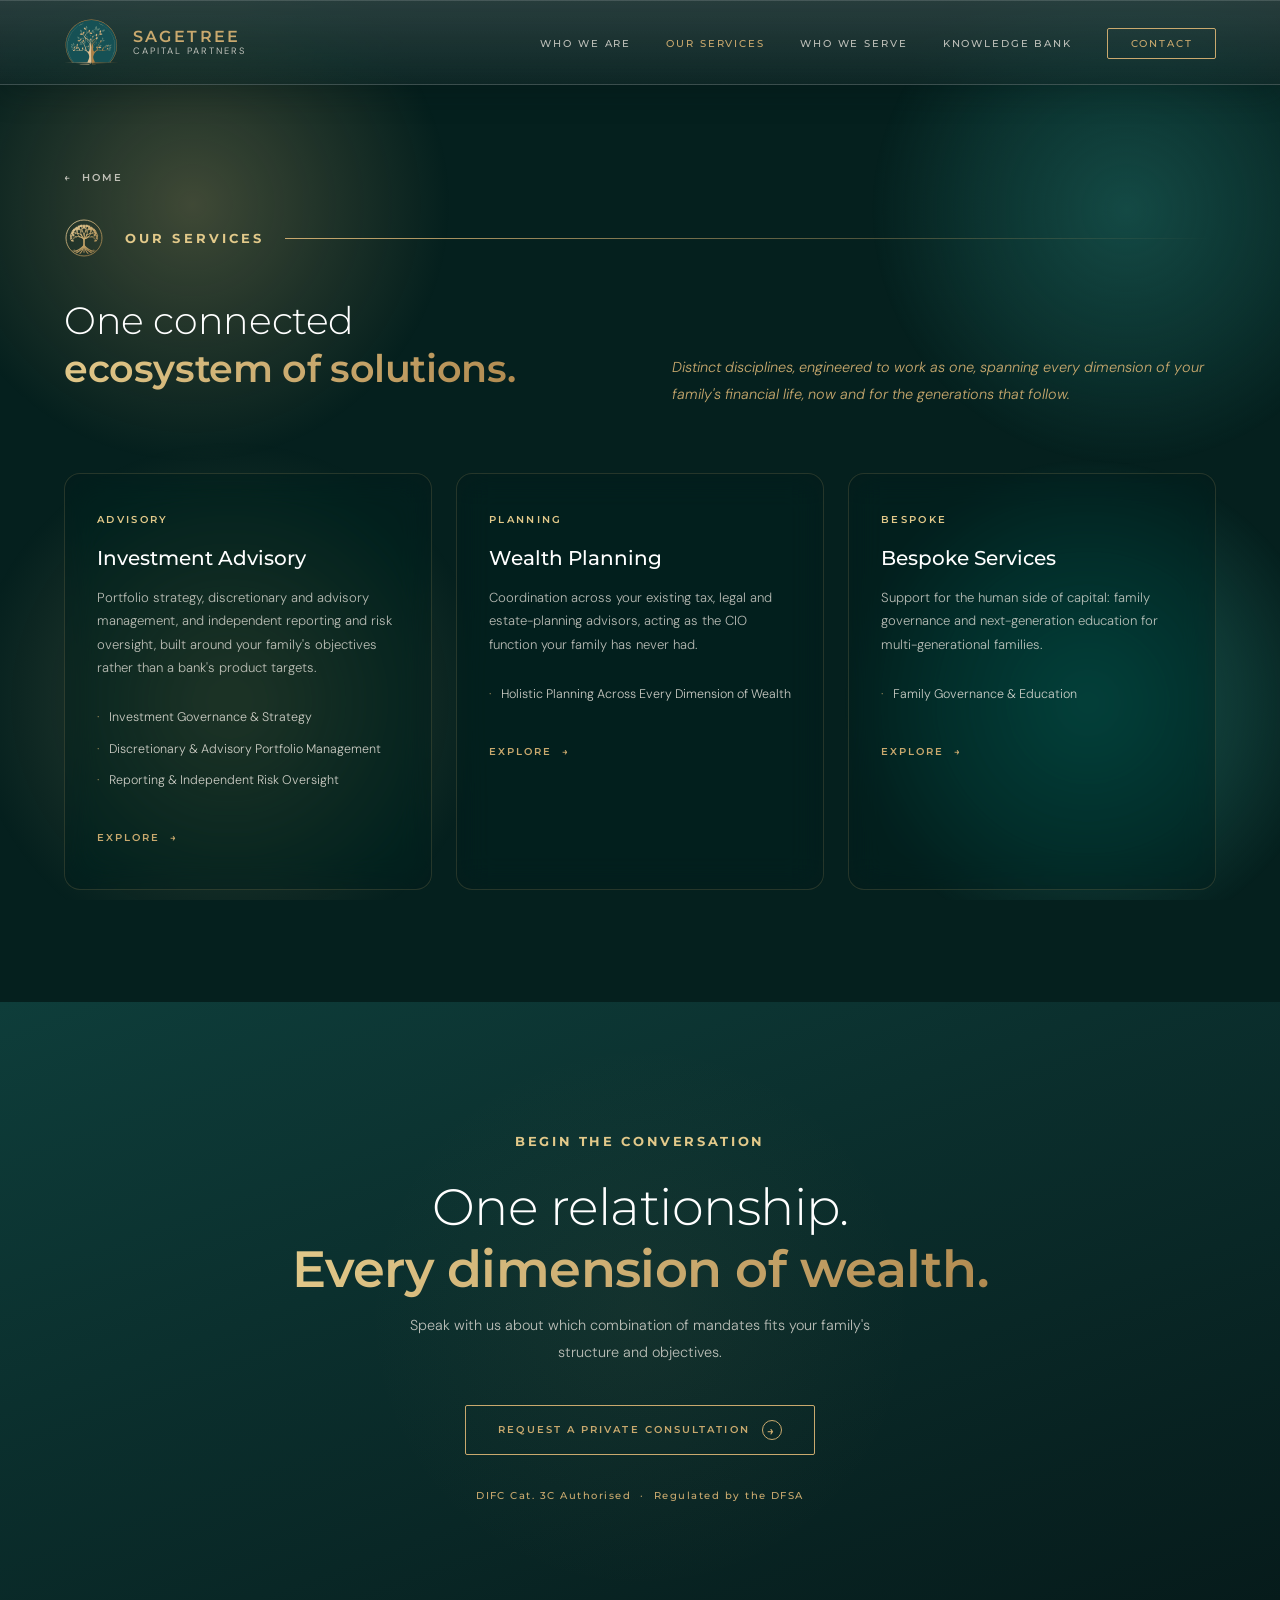
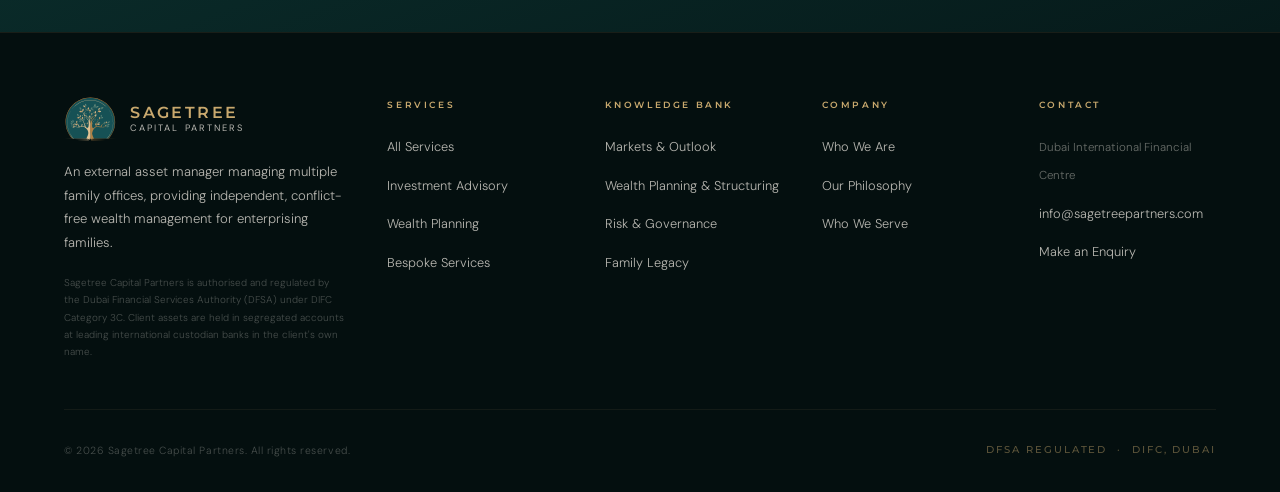
<file: our-services.html>
<!DOCTYPE html>
<html lang="en">
<head>
  <meta charset="UTF-8" />
  <meta name="viewport" content="width=device-width, initial-scale=1.0" />
  <title>Our Services | Sagetree Capital Partners</title>
  <link rel="icon" type="image/svg+xml" href="favicon.svg" />
  <link rel="icon" type="image/png" sizes="32x32" href="favicon-32.png" />
  <link rel="icon" href="favicon.ico" sizes="any" />
  <link rel="apple-touch-icon" href="apple-touch-icon.png" />
  <meta name="description" content="Investment advisory, wealth planning and bespoke family services, delivered as one connected ecosystem from the DIFC, Dubai." />
  <meta property="og:type" content="website" />
  <meta property="og:site_name" content="Sagetree Capital Partners" />
  <meta property="og:title" content="Our Services | Sagetree Capital Partners" />
  <meta property="og:description" content="Investment advisory, wealth planning and bespoke family services, delivered as one connected ecosystem from the DIFC, Dubai." />
  <meta property="og:url" content="https://www.sagetreepartners.com/our-services.html" />
  <meta property="og:image" content="https://www.sagetreepartners.com/og-image.png" />
  <meta property="og:image:width" content="1200" />
  <meta property="og:image:height" content="630" />
  <meta property="og:image:alt" content="Sagetree Capital Partners" />
  <meta name="twitter:card" content="summary_large_image" />
  <meta name="twitter:title" content="Our Services | Sagetree Capital Partners" />
  <meta name="twitter:description" content="Investment advisory, wealth planning and bespoke family services, delivered as one connected ecosystem from the DIFC, Dubai." />
  <meta name="twitter:image" content="https://www.sagetreepartners.com/og-image.png" />
  <link rel="canonical" href="https://www.sagetreepartners.com/our-services.html" />
  <link rel="preconnect" href="https://fonts.googleapis.com" />
  <link rel="preconnect" href="https://fonts.gstatic.com" crossorigin />
  <link href="https://fonts.googleapis.com/css2?family=Montserrat:wght@200;300;400;500;600;700&family=DM+Sans:ital,wght@0,300;0,400;0,500;1,300&display=swap" rel="stylesheet" />
  <style>
    *, *::before, *::after { box-sizing: border-box; margin: 0; padding: 0; }
    :root {
      --teal-deep:  #082828; --teal-mid: #0e3d3a; --teal-light: #1a5550;
      --gold: #c9a96e; --gold-light: #e2c98a; --gold-glow: rgba(201,169,110,0.25);
      --cream: #f5f0e8; --white: #ffffff; --muted: rgba(245,240,232,0.74);
      --heading: 'Montserrat', sans-serif; --body: 'DM Sans', sans-serif;
      --hdr: 90px;
    }
    html { scroll-behavior: smooth; background: #05201e; }
    /* ── AMBIENT BACKGROUND GLOW ──────────────────── */
    .bg { position: fixed; inset: 0; z-index: -1; pointer-events: none; overflow: hidden; }
    .bg .orb { position: absolute; will-change: transform; }
    .bg .orb i { display: block; width: 100%; height: 100%; border-radius: 50%; will-change: transform, opacity; }
    .orb.a { width: 46vw; height: 46vw; top: -10vh; left: -8vw; }
    .orb.a i { background: radial-gradient(circle at center, rgba(201,169,110,0.30) 0%, rgba(201,169,110,0.13) 34%, transparent 62%); animation: breatheA 11s ease-in-out infinite; }
    .orb.b { width: 44vw; height: 44vw; top: -8vh; right: -10vw; }
    .orb.b i { background: radial-gradient(circle at center, rgba(26,90,84,0.72) 0%, rgba(26,90,84,0.32) 38%, transparent 64%); animation: breatheB 14s ease-in-out infinite; }
    .orb.c { width: 48vw; height: 48vw; bottom: -12vh; left: -6vw; }
    .orb.c i { background: radial-gradient(circle at center, rgba(226,201,138,0.22) 0%, rgba(226,201,138,0.09) 34%, transparent 60%); animation: breatheC 12.5s ease-in-out infinite; }
    .orb.d { width: 42vw; height: 42vw; bottom: -8vh; right: -6vw; }
    .orb.d i { background: radial-gradient(circle at center, rgba(32,100,92,0.78) 0%, rgba(32,100,92,0.34) 40%, transparent 64%); animation: breatheD 15.5s ease-in-out infinite; }
    @keyframes breatheA { 0%,100% { transform: translate(0,0) scale(0.9); opacity: .45 } 50% { transform: translate(3vw,2vh) scale(1.22); opacity: .95 } }
    @keyframes breatheB { 0%,100% { transform: translate(0,0) scale(1.16); opacity: .92 } 50% { transform: translate(-2vw,-2vh) scale(0.84); opacity: .5 } }
    @keyframes breatheC { 0%,100% { transform: translate(0,0) scale(0.88); opacity: .5 } 50% { transform: translate(2vw,-3vh) scale(1.18); opacity: .92 } }
    @keyframes breatheD { 0%,100% { transform: translate(0,0) scale(1.12); opacity: .55 } 50% { transform: translate(-3vw,2vh) scale(0.88); opacity: .95 } }
    @media (prefers-reduced-motion: reduce) { .bg .orb i { animation: none; } }
    body { background: transparent; color: var(--cream); font-family: var(--body); font-weight: 300; line-height: 1.75; overflow-x: hidden; }
    ::-webkit-scrollbar { width: 4px; } ::-webkit-scrollbar-track { background: var(--teal-deep); } ::-webkit-scrollbar-thumb { background: var(--gold); border-radius: 2px; }

    /* ── NAV ───────────────────────────────────────── */
    nav { position: fixed; top: 0; left: 0; right: 0; z-index: 999; display: flex; align-items: center; justify-content: space-between; padding: 1.2rem 4rem; background: linear-gradient(180deg, rgba(255,255,255,0.14) 0%, rgba(255,255,255,0.04) 100%), linear-gradient(180deg, rgba(6,28,28,0.72) 0%, rgba(6,28,28,0.62) 100%); backdrop-filter: blur(22px) saturate(180%); -webkit-backdrop-filter: blur(22px) saturate(180%); border-bottom: 1px solid rgba(255,255,255,0.09); box-shadow: 0 8px 30px rgba(3,18,18,0.28), inset 0 1px 0 rgba(255,255,255,0.14); transition: padding 0.4s ease, background 0.4s ease, box-shadow 0.4s ease, backdrop-filter 0.4s ease; }
    nav.scrolled { padding: 0.8rem 4rem; background: linear-gradient(180deg, rgba(255,255,255,0.16) 0%, rgba(255,255,255,0.05) 100%), linear-gradient(180deg, rgba(6,28,28,0.86) 0%, rgba(6,28,28,0.78) 100%); backdrop-filter: blur(30px) saturate(190%); -webkit-backdrop-filter: blur(30px) saturate(190%); box-shadow: 0 10px 38px rgba(3,18,18,0.40), inset 0 1px 0 rgba(255,255,255,0.16); }
    .nav-logo { display: flex; align-items: center; gap: 0.85rem; text-decoration: none; }
    .nav-logo img { height: 46px; width: auto; object-fit: contain; }
    .nav-logo-text { display: flex; flex-direction: column; line-height: 1.15; }
    .nav-logo-text span:first-child { font-family: var(--heading); font-size: 1rem; font-weight: 600; letter-spacing: 0.15em; text-transform: uppercase; color: var(--gold); }
    .nav-logo-text span:last-child { font-size: 0.58rem; font-weight: 400; letter-spacing: 0.22em; text-transform: uppercase; color: var(--muted); }
    .nav-links { display: flex; align-items: center; gap: 2.2rem; list-style: none; }
    .nav-links a { text-decoration: none; font-family: var(--heading); font-size: 0.65rem; font-weight: 500; letter-spacing: 0.18em; text-transform: uppercase; color: var(--muted); transition: color 0.3s; position: relative; }
    .nav-links a::after { content: ''; position: absolute; bottom: -4px; left: 0; right: 0; height: 1px; background: var(--gold); transform: scaleX(0); transform-origin: left; transition: transform 0.3s ease; }
    .nav-links a:hover { color: var(--gold); } .nav-links a:hover::after { transform: scaleX(1); }
    .nav-cta { padding: 0.5rem 1.4rem !important; border: 1px solid var(--gold) !important; color: var(--gold) !important; border-radius: 2px; transition: background 0.3s, color 0.3s, box-shadow 0.3s !important; cursor: pointer; }
    .nav-cta:hover { background: var(--gold) !important; color: var(--teal-deep) !important; box-shadow: 0 0 18px var(--gold-glow) !important; }
    .nav-cta::after { display: none !important; }

    /* ── HERO (VIDEO) ──────────────────────────────── */
    .hero { min-height: 100vh; display: flex; flex-direction: column; justify-content: flex-end; padding: calc(var(--hdr) + 1.5rem) 4rem 5rem; position: relative; overflow: hidden; background: var(--teal-deep); }
    .hero-video-wrap { position: absolute; top: var(--hdr); left: 0; right: 0; bottom: 0; z-index: 0; }
    .hero-video-wrap video { width: 100%; height: 100%; object-fit: cover; object-position: center top; opacity: 0.75; }
    .hero-overlay { position: absolute; top: var(--hdr); left: 0; right: 0; bottom: 0; background: linear-gradient(to top, rgba(8,40,40,0.85) 0%, rgba(8,40,40,0.2) 50%, rgba(8,40,40,0.15) 100%); z-index: 1; }
    .hero-content { position: relative; z-index: 2; max-width: 760px; display: flex; flex-direction: column; flex: 1; justify-content: space-between; }
    .hero-label { font-family: var(--heading); font-size: 0.68rem; font-weight: 600; letter-spacing: 0.24em; text-transform: uppercase; color: var(--gold-light); margin-bottom: 0.5rem; display: flex; align-items: center; gap: 1rem; }
    .hero-risk-strip { font-family: var(--heading); font-size: 0.55rem; font-weight: 400; letter-spacing: 0.28em; text-transform: uppercase; color: rgba(245,240,232,0.55); margin-bottom: 0; padding-left: 52px; }
    .hero-label::before { content: ''; display: block; width: 36px; height: 1px; background: var(--gold); }
    .hero-title { font-family: var(--heading); font-size: clamp(2.2rem, 4.5vw, 4rem); font-weight: 300; line-height: 1.18; color: var(--white); margin-bottom: 1rem; letter-spacing: -0.01em; text-shadow: 0 2px 20px rgba(6,28,28,0.7); }
    .hero-title strong { font-weight: 600; color: var(--gold); }
    .hero-tagline { font-family: var(--heading); font-size: 0.75rem; font-weight: 400; letter-spacing: 0.2em; text-transform: uppercase; color: var(--gold); opacity: 0.9; margin-bottom: 2rem; text-shadow: 0 1px 8px rgba(6,28,28,0.8); }
    .hero-subtitle { font-size: 0.95rem; font-weight: 300; line-height: 1.85; color: var(--muted); max-width: 580px; margin-bottom: 1.6rem; }
    .hero-bullets { list-style: none; margin-bottom: 2.8rem; }
    .hero-bullets li { font-size: 0.82rem; font-weight: 300; color: var(--muted); padding: 0.35rem 0; display: flex; align-items: flex-start; gap: 0.75rem; }
    .hero-bullets li::before { content: '·'; color: var(--gold); flex-shrink: 0; margin-top: 0.05rem; font-size: 1.4rem; line-height: 0.5; }
    .hero-actions { display: flex; align-items: center; gap: 2rem; flex-wrap: wrap; }
    .hero-pillars { position: absolute; bottom: 2.5rem; right: 4rem; display: flex; gap: 3rem; z-index: 2; }
    .hero-pillar { font-family: var(--heading); font-size: 0.58rem; font-weight: 500; letter-spacing: 0.3em; text-transform: uppercase; color: var(--gold); opacity: 0.6; }

    /* ── BUTTONS ───────────────────────────────────── */
    .btn-primary { display: inline-flex; align-items: center; gap: 0.75rem; padding: 0.85rem 2rem; background: transparent; border: 1px solid var(--gold); color: var(--gold); text-decoration: none; font-family: var(--heading); font-size: 0.65rem; font-weight: 600; letter-spacing: 0.2em; text-transform: uppercase; border-radius: 2px; transition: all 0.35s ease; position: relative; overflow: hidden; cursor: pointer; }
    .btn-primary::before { content: ''; position: absolute; inset: 0; background: var(--gold); transform: translateX(-101%); transition: transform 0.35s ease; z-index: 0; }
    .btn-primary span, .btn-primary .arrow-icon { position: relative; z-index: 1; }
    .btn-primary:hover { color: var(--teal-deep); box-shadow: 0 0 24px var(--gold-glow); } .btn-primary:hover::before { transform: translateX(0); }
    .arrow-icon { width: 20px; height: 20px; border: 1px solid currentColor; border-radius: 50%; display: flex; align-items: center; justify-content: center; font-size: 0.75rem; transition: transform 0.3s; }
    .btn-primary:hover .arrow-icon { transform: rotate(45deg); }
    .btn-ghost { font-family: var(--heading); font-size: 0.65rem; font-weight: 500; letter-spacing: 0.18em; text-transform: uppercase; color: var(--muted); text-decoration: none; display: flex; align-items: center; gap: 0.5rem; transition: color 0.3s; background: none; border: none; cursor: pointer; }
    .btn-ghost:hover { color: var(--gold); }

    /* ── SECTION COMMONS ───────────────────────────── */
    section { padding: 7rem 4rem; }
    .section-label { font-family: var(--heading); font-size: 0.82rem; font-weight: 700; letter-spacing: 0.2em; text-transform: uppercase; color: var(--gold-light); margin-bottom: 1.4rem; display: flex; align-items: center; gap: 1rem; }
    .who-sub .section-label { font-size: 0.72rem; font-weight: 600; }
    .section-label::before { content: ''; display: inline-block; width: 34px; height: 1px; background: var(--gold-light); }
    .chapter-bar { display: flex; align-items: center; gap: 1.3rem; margin-bottom: 2.4rem; }
    .cb-num { font-family: var(--heading); font-size: 1.5rem; font-weight: 300; line-height: 1; background: linear-gradient(125deg, var(--gold-light) 0%, var(--gold) 55%, #b0894f 100%); -webkit-background-clip: text; background-clip: text; -webkit-text-fill-color: transparent; color: transparent; }
    .cb-name { font-family: var(--heading); font-size: 0.82rem; font-weight: 700; letter-spacing: 0.24em; text-transform: uppercase; color: var(--gold-light); white-space: nowrap; }
    .cb-rule { flex: 1; height: 1px; background: linear-gradient(90deg, var(--gold), transparent); }
    .cb-tree { display: inline-flex; align-items: center; }
    .cb-tree svg { width: 40px; height: 40px; display: block; }
    .section-title { font-family: var(--heading); font-size: clamp(1.8rem, 3vw, 2.6rem); font-weight: 300; line-height: 1.25; color: var(--white); margin-bottom: 1rem; letter-spacing: -0.01em; }
    .section-title strong { font-weight: 600; background: linear-gradient(125deg, var(--gold-light) 0%, var(--gold) 55%, #b0894f 100%); -webkit-background-clip: text; background-clip: text; -webkit-text-fill-color: transparent; color: transparent; }
    .who-sub .section-title strong { background: none; -webkit-text-fill-color: var(--white); color: var(--white); }
    .section-tagline { font-family: var(--heading); font-size: 0.68rem; font-weight: 500; letter-spacing: 0.22em; text-transform: uppercase; color: var(--gold); opacity: 0.7; margin-bottom: 1rem; }
    .section-desc { font-size: 0.9rem; font-weight: 300; color: var(--muted); line-height: 1.9; max-width: 600px; }
    .gold-line { width: 50px; height: 1px; background: linear-gradient(90deg, var(--gold), transparent); margin: 1.8rem 0; }

    /* ── STATS ─────────────────────────────────────── */
    .stats-section { padding: 5rem 4rem; }
    .stats-grid { display: grid; grid-template-columns: repeat(4,1fr); gap: 1.5rem; perspective: 1200px; }
    .stat-card { position: relative; background: rgba(6,26,26,0.55); backdrop-filter: blur(18px) saturate(150%); -webkit-backdrop-filter: blur(18px) saturate(150%); border: 1px solid rgba(201,169,110,0.18); border-radius: 16px; padding: 2.4rem 1.8rem; min-height: 190px; display: flex; align-items: flex-start; overflow: hidden; transform-style: preserve-3d; transition: transform 0.2s ease, box-shadow 0.4s ease, border-color 0.4s ease; will-change: transform; box-shadow: inset 0 1px 0 rgba(255,255,255,0.04); }
    .stat-card::before { content: ''; position: absolute; inset: 0; background: radial-gradient(340px circle at var(--mx,50%) var(--my,0%), rgba(201,169,110,0.18), transparent 60%); opacity: 0; transition: opacity 0.4s; pointer-events: none; }
    .stat-card:hover { border-color: rgba(201,169,110,0.5); box-shadow: 0 26px 55px -22px rgba(0,0,0,0.7), 0 0 34px rgba(201,169,110,0.10); }
    .stat-card:hover::before { opacity: 1; }
    .stat-card-inner { transform: translateZ(26px); display: flex; flex-direction: column; position: relative; z-index: 1; }
    .stat-number { font-family: var(--heading); font-size: clamp(2rem, 3.3vw, 3rem); font-weight: 300; line-height: 1; display: block; margin-bottom: 0.9rem; letter-spacing: -0.02em; background: linear-gradient(125deg, var(--gold-light) 0%, var(--gold) 55%, #b0894f 100%); -webkit-background-clip: text; background-clip: text; -webkit-text-fill-color: transparent; color: transparent; }
    .stat-number--sm { font-size: clamp(1.25rem, 1.9vw, 1.65rem); line-height: 1.18; }
    .stat-label { font-family: var(--heading); font-size: 0.62rem; font-weight: 500; letter-spacing: 0.18em; text-transform: uppercase; color: var(--muted); line-height: 1.6; }

    /* ── WHO WE ARE ────────────────────────────────── */
    #serve { scroll-margin-top: 110px; }
    .who-sub { margin-top: 5rem; padding-top: 5rem; scroll-margin-top: 100px; }
    .serve-grid { display: grid; grid-template-columns: 1fr 1fr; gap: 0 4rem; margin-top: 2.5rem; }
    .who-grid { display: grid; grid-template-columns: 1fr 1fr; gap: 6rem; align-items: start; }
    .who-left { }
    .who-body { font-size: 0.9rem; font-weight: 300; color: var(--muted); line-height: 1.95; }
    .who-body p + p { margin-top: 1.2rem; }
    .who-highlight { background: var(--teal-mid); border-left: 2px solid var(--gold); padding: 1.5rem 2rem; margin: 2rem 0; font-size: 0.88rem; font-weight: 400; color: var(--cream); line-height: 1.8; font-style: italic; }
    .who-right { }
    .clients-title { font-family: var(--heading); font-size: 0.6rem; font-weight: 600; letter-spacing: 0.3em; text-transform: uppercase; color: var(--gold); margin-bottom: 1.5rem; }
    .client-type { padding: 1.4rem 0; display: flex; align-items: flex-start; gap: 1rem; }
    .client-type:last-child { border-bottom: none; }
    .client-type-icon { color: var(--gold); font-size: 0.7rem; margin-top: 0.2rem; flex-shrink: 0; }
    .client-type-text { font-size: 0.85rem; font-weight: 300; color: var(--muted); line-height: 1.7; }
    .client-type-text strong { font-weight: 500; color: var(--cream); display: block; margin-bottom: 0.2rem; font-size: 0.88rem; }
    .who-intro-grid { display: grid; grid-template-columns: 1.25fr 0.9fr; gap: 5rem; align-items: center; }
    .who-pull { position: relative; padding-left: 2rem; }
    .who-pull::before { content: '\201C'; position: absolute; top: -3rem; left: -1rem; font-family: var(--heading); font-size: 8rem; line-height: 1; color: var(--gold); opacity: 0.22; pointer-events: none; }
    .who-pull blockquote { margin: 0; }
    .who-pull blockquote p { font-family: var(--heading); font-weight: 300; font-size: 1.5rem; line-height: 1.62; color: var(--cream); }
    .who-pull-rule { width: 56px; height: 2px; background: linear-gradient(90deg, var(--gold), transparent); margin-top: 1.8rem; }

    /* ── SERVICES ──────────────────────────────────── */
    .services-header { display: grid; grid-template-columns: 1fr 1fr; gap: 4rem; align-items: end; margin-bottom: 4rem; }
    .services-grid { display: grid; grid-template-columns: repeat(3, 1fr); gap: 1px; background: rgba(201,169,110,0.08); }
    .service-card { background: rgba(8,40,40,0.95); padding: 2.5rem; position: relative; overflow: hidden; transition: background 0.4s; cursor: default; }
    .service-card::before { content: ''; position: absolute; top: 0; left: 0; right: 0; height: 2px; background: var(--gold); transform: scaleX(0); transform-origin: left; transition: transform 0.5s ease; }
    .service-card:hover { background: rgba(14,61,58,0.95); } .service-card:hover::before { transform: scaleX(1); }
    .service-card.wide { grid-column: span 2; }
    .service-num { font-family: var(--heading); font-size: 0.62rem; font-weight: 600; letter-spacing: 0.2em; color: var(--gold); opacity: 0.45; margin-bottom: 1.2rem; }
    .service-title { font-family: var(--heading); font-size: 1.05rem; font-weight: 500; color: var(--white); margin-bottom: 0.9rem; line-height: 1.35; }
    .service-desc { font-size: 0.82rem; font-weight: 300; color: var(--muted); line-height: 1.85; margin-bottom: 1.5rem; }
    .service-bullets { list-style: none; }
    .service-bullets li { font-size: 0.78rem; font-weight: 300; color: var(--muted); padding: 0.3rem 0; display: flex; gap: 0.7rem; align-items: flex-start; line-height: 1.6; }
    .service-bullets li::before { content: '·'; color: var(--gold); flex-shrink: 0; font-size: 1.1rem; line-height: 1.2; }

    /* ── PHILOSOPHY ────────────────────────────────── */
    .philosophy-section { background: var(--teal-deep); }
    .philosophy-grid { display: grid; grid-template-columns: 1fr 1fr; gap: 6rem; align-items: start; margin-top: 3.5rem; }
    .philosophy-block { background: rgba(6,26,26,0.42); border: 1px solid rgba(201,169,110,0.16); border-radius: 12px; padding: 1.9rem 2rem; position: relative; overflow: hidden; transition: border-color 0.35s, box-shadow 0.35s; will-change: transform; }
    .philosophy-block:hover { border-color: rgba(201,169,110,0.42); box-shadow: 0 18px 38px -20px rgba(0,0,0,0.65); }
    .philosophy-block + .philosophy-block { margin-top: 1.6rem; }
    .philosophy-block::before, .philosophy-right::before { content: ''; position: absolute; inset: 0; z-index: 0; background: radial-gradient(300px circle at var(--mx,50%) var(--my,0%), rgba(201,169,110,0.16), transparent 60%); opacity: 0; transition: opacity 0.4s; pointer-events: none; }
    .philosophy-block:hover::before, .philosophy-right:hover::before { opacity: 1; }
    .philosophy-block > *, .philosophy-right > * { position: relative; z-index: 1; }
    .phil-title { font-family: var(--heading); font-size: 0.95rem; font-weight: 600; color: var(--white); margin-bottom: 0.6rem; }
    .phil-desc { font-size: 0.85rem; font-weight: 300; color: var(--muted); line-height: 1.9; }
    .phil-points { list-style: none; margin-top: 0.8rem; }
    .phil-points li { font-size: 0.82rem; font-weight: 300; color: var(--muted); padding: 0.28rem 0; display: flex; gap: 0.7rem; }
    .phil-points li::before { content: '·'; color: var(--gold); flex-shrink: 0; font-size: 1.4rem; line-height: 0.5; }
    .philosophy-right { background: rgba(14,61,58,0.45); backdrop-filter: blur(16px) saturate(150%); -webkit-backdrop-filter: blur(16px) saturate(150%); padding: 3rem; border: 1px solid rgba(201,169,110,0.12); border-radius: 14px; position: relative; overflow: hidden; transition: border-color 0.35s, box-shadow 0.35s; will-change: transform; }
    .philosophy-right:hover { border-color: rgba(201,169,110,0.4); box-shadow: 0 26px 55px -22px rgba(0,0,0,0.7); }
    .phil-quote { font-family: var(--heading); font-size: 1.5rem; font-weight: 200; color: var(--white); line-height: 1.45; margin-bottom: 2rem; letter-spacing: -0.01em; }
    .phil-quote em { font-style: italic; color: var(--gold); }

    /* ── PROCESS ───────────────────────────────────── */
    .process-section { background: var(--teal-mid); }
    .process-num { font-family: var(--heading); font-size: 2.5rem; font-weight: 200; color: var(--gold); opacity: 0.25; line-height: 1; margin-bottom: 1.2rem; display: block; }
    .process-title { font-family: var(--heading); font-size: 0.78rem; font-weight: 600; letter-spacing: 0.1em; text-transform: uppercase; color: var(--white); margin-bottom: 0.8rem; }
    .process-desc { font-size: 0.78rem; font-weight: 300; color: var(--muted); line-height: 1.75; }

    /* ── CUSTODY / REGULATORY ──────────────────────── */
    .custody-section { background: #061a1a; padding: 5rem 4rem; }
    .custody-inner { display: grid; grid-template-columns: 1fr 1fr; gap: 5rem; align-items: center; }
    .custody-text { }
    .custody-badge { display: inline-flex; align-items: center; gap: 0.8rem; background: rgba(201,169,110,0.08); border: 1px solid rgba(201,169,110,0.2); padding: 0.7rem 1.2rem; margin-bottom: 2rem; }
    .custody-badge-dot { width: 6px; height: 6px; border-radius: 50%; background: var(--gold); }
    .custody-badge-text { font-family: var(--heading); font-size: 0.6rem; font-weight: 600; letter-spacing: 0.25em; text-transform: uppercase; color: var(--gold); }
    .custody-body { font-size: 0.88rem; font-weight: 300; color: var(--muted); line-height: 1.9; }
    .custody-body p + p { margin-top: 1rem; }
    .custody-right { }
    .fit-card { padding: 2rem; border: 1px solid rgba(201,169,110,0.15); margin-bottom: 1rem; }
    .fit-card-title { font-family: var(--heading); font-size: 0.65rem; font-weight: 600; letter-spacing: 0.2em; text-transform: uppercase; color: var(--gold); margin-bottom: 0.8rem; }
    .fit-card-body { font-size: 0.84rem; font-weight: 300; color: var(--muted); line-height: 1.8; }

    /* ── CTA ───────────────────────────────────────── */
    .cta-section { background: linear-gradient(160deg, var(--teal-mid) 0%, #061a1a 100%); text-align: center; padding: 8rem 4rem; position: relative; overflow: hidden; }
    .cta-section::before { content: ''; position: absolute; top: 50%; left: 50%; transform: translate(-50%,-50%); width: 600px; height: 600px; background: radial-gradient(circle, rgba(201,169,110,0.05) 0%, transparent 65%); pointer-events: none; }
    .cta-label { font-family: var(--heading); font-size: 0.82rem; font-weight: 700; letter-spacing: 0.2em; text-transform: uppercase; color: var(--gold-light); margin-bottom: 1.5rem; position: relative; z-index: 1; }
    .cta-title { font-family: var(--heading); font-size: clamp(2rem, 4vw, 3.2rem); font-weight: 300; color: var(--white); line-height: 1.2; margin-bottom: 0.8rem; letter-spacing: -0.01em; position: relative; z-index: 1; }
    .cta-title strong { font-weight: 600; background: linear-gradient(125deg, var(--gold-light) 0%, var(--gold) 55%, #b0894f 100%); -webkit-background-clip: text; background-clip: text; -webkit-text-fill-color: transparent; color: transparent; }
    .cta-tagline { font-family: var(--heading); font-size: 0.72rem; font-weight: 400; letter-spacing: 0.22em; text-transform: uppercase; color: var(--gold); opacity: 0.65; margin-bottom: 1.5rem; position: relative; z-index: 1; }
    .cta-sub { font-size: 0.9rem; font-weight: 300; color: var(--muted); max-width: 500px; margin: 0 auto 2.5rem; line-height: 1.85; position: relative; z-index: 1; }
    .cta-minimum { font-family: var(--heading); font-size: 0.62rem; font-weight: 500; letter-spacing: 0.15em; color: var(--gold); opacity: 0.5; margin-top: 2rem; position: relative; z-index: 1; }
    .cta-buttons { display: flex; gap: 1.5rem; justify-content: center; flex-wrap: wrap; position: relative; z-index: 1; }

    /* ── FOOTER ────────────────────────────────────── */
    footer { background: #040f0f; border-top: 1px solid rgba(201,169,110,0.1); padding: 4rem 4rem 2rem; }
    .footer-grid { display: grid; grid-template-columns: 1.6fr 1fr 1fr 1fr 1fr; gap: 2.5rem; margin-bottom: 3rem; }
    .footer-tagline { font-size: 0.82rem; font-weight: 300; color: var(--muted); line-height: 1.8; margin-bottom: 1.2rem; }
    .footer-regulatory { font-size: 0.62rem; font-weight: 300; color: rgba(245,240,232,0.28); line-height: 1.75; }
    .footer-col-title { font-family: var(--heading); font-size: 0.58rem; font-weight: 600; letter-spacing: 0.28em; text-transform: uppercase; color: var(--gold); margin-bottom: 1.2rem; }
    .footer-links { list-style: none; } .footer-links li { margin-bottom: 0.65rem; }
    .footer-links a { font-size: 0.8rem; font-weight: 300; color: var(--muted); text-decoration: none; transition: color 0.3s; } .footer-links a:hover { color: var(--gold); }
    .footer-bottom { border-top: 1px solid rgba(201,169,110,0.08); padding-top: 2rem; display: flex; justify-content: space-between; align-items: center; }
    .footer-copy { font-size: 0.65rem; font-weight: 300; color: rgba(245,240,232,0.28); letter-spacing: 0.05em; }
    .footer-difc { font-family: var(--heading); font-size: 0.6rem; font-weight: 500; letter-spacing: 0.2em; text-transform: uppercase; color: var(--gold); opacity: 0.45; }

    /* ── MODAL ─────────────────────────────────────── */
    .modal-overlay { position: fixed; inset: 0; z-index: 2000; background: rgba(4,15,15,0.9); backdrop-filter: blur(12px); display: flex; align-items: center; justify-content: center; opacity: 0; pointer-events: none; transition: opacity 0.4s ease; }
    .modal-overlay.open { opacity: 1; pointer-events: all; }
    .modal { background: linear-gradient(145deg, #0e3d3a, #082828); border: 1px solid rgba(201,169,110,0.18); width: 90%; max-width: 820px; display: grid; grid-template-columns: 1fr 1.2fr; position: relative; transform: translateY(30px); transition: transform 0.4s ease; overflow: hidden; }
    .modal-overlay.open .modal { transform: translateY(0); }
    .modal-close { position: absolute; top: 1.2rem; right: 1.4rem; background: none; border: none; color: var(--muted); font-size: 1.4rem; cursor: pointer; transition: color 0.3s; z-index: 10; line-height: 1; }
    .modal-close:hover { color: var(--gold); }
    .modal-left { background: linear-gradient(160deg, var(--teal-light), var(--teal-mid)); padding: 3.5rem 2.5rem; display: flex; flex-direction: column; justify-content: space-between; position: relative; overflow: hidden; }
    .modal-left::before { content: ''; position: absolute; bottom: -60px; left: -60px; width: 220px; height: 220px; border: 1px solid rgba(201,169,110,0.15); border-radius: 50%; }
    .modal-left::after { content: ''; position: absolute; bottom: -30px; left: -30px; width: 160px; height: 160px; border: 1px solid rgba(201,169,110,0.1); border-radius: 50%; }
    .modal-left-title { font-family: var(--heading); font-size: 2rem; font-weight: 300; color: var(--white); line-height: 1.25; margin-bottom: 1rem; }
    .modal-left-sub { font-size: 0.82rem; font-weight: 300; color: var(--muted); line-height: 1.8; }
    .modal-pillars { display: flex; flex-direction: column; gap: 0.5rem; margin-top: 2.5rem; }
    .modal-pillar { font-family: var(--heading); font-size: 0.58rem; font-weight: 500; letter-spacing: 0.25em; text-transform: uppercase; color: var(--gold); opacity: 0.7; }
    .modal-right { padding: 3.5rem 2.5rem; }
    .modal-right-title { font-family: var(--heading); font-size: 0.62rem; font-weight: 600; letter-spacing: 0.28em; text-transform: uppercase; color: var(--gold); margin-bottom: 2rem; }
    .form-group { margin-bottom: 1.4rem; }
    .form-group input, .form-group textarea { width: 100%; background: transparent; border: none; border-bottom: 1px solid rgba(201,169,110,0.22); padding: 0.7rem 0; color: var(--cream); font-family: var(--body); font-size: 0.85rem; font-weight: 300; outline: none; transition: border-color 0.3s; }
    .form-group input::placeholder, .form-group textarea::placeholder { color: rgba(245,240,232,0.28); font-size: 0.82rem; }
    .form-group input:focus, .form-group textarea:focus { border-bottom-color: var(--gold); }
    .form-group textarea { resize: vertical; height: 160px; }
    .char-count { font-family: var(--heading); font-size: 0.58rem; color: rgba(245,240,232,0.4); text-align: right; margin-top: 0.45rem; letter-spacing: 0.05em; }
    .char-count.near { color: var(--gold); }
    .input-error { border-bottom-color: rgba(255,100,100,0.6) !important; }
    .form-submit { width: 100%; padding: 0.9rem; background: var(--gold); color: var(--teal-deep); border: none; cursor: pointer; font-family: var(--heading); font-size: 0.65rem; font-weight: 700; letter-spacing: 0.2em; text-transform: uppercase; display: flex; align-items: center; justify-content: center; gap: 0.7rem; transition: background 0.3s, box-shadow 0.3s; margin-top: 0.5rem; }
    .form-submit:hover { background: var(--gold-light); box-shadow: 0 0 22px var(--gold-glow); }
    .form-note { font-size: 0.58rem; color: rgba(245,240,232,0.28); margin-top: 0.9rem; line-height: 1.65; }
    .form-success { display: none; text-align: center; padding: 3rem 0; }
    .form-success.show { display: block; }
    .form-success-icon { font-size: 2.2rem; margin-bottom: 1rem; color: var(--gold); }
    .form-success-title { font-family: var(--heading); font-size: 1.4rem; font-weight: 300; color: var(--white); margin-bottom: 0.5rem; }
    .form-success-sub { font-size: 0.8rem; color: var(--muted); line-height: 1.7; }

    /* Mobile hero title - hidden on desktop */
    .hero-mobile-title { display: none; font-family: var(--heading); font-size: 2.2rem; font-weight: 300; line-height: 1.2; color: var(--white); margin-bottom: 0.8rem; letter-spacing: -0.01em; }
    .hero-mobile-title strong { font-weight: 600; color: var(--gold); }

    /* ── OUR MANDATE ──────────────────────────────── */
    .mandate-section { background: #061a1a; padding: 7rem 4rem; }
    .mandate-inner { display: grid; grid-template-columns: 1fr 1.2fr; gap: 5rem; align-items: start; }
    .mandate-text { }
    .mandate-body { font-size: 0.88rem; font-weight: 300; color: var(--muted); line-height: 1.9; }
    .mandate-pillars { display: grid; grid-template-columns: 1fr 1fr; gap: 1rem; perspective: 1200px; }
    .mandate-pillar { padding: 2rem; border: 1px solid rgba(201,169,110,0.15); border-radius: 14px; background: rgba(14,61,58,0.3); backdrop-filter: blur(16px) saturate(150%); -webkit-backdrop-filter: blur(16px) saturate(150%); position: relative; overflow: hidden; will-change: transform; transform-style: preserve-3d; transition: transform 0.2s ease, border-color 0.4s, box-shadow 0.4s; }
    .mandate-pillar:hover { border-color: rgba(201,169,110,0.5); box-shadow: 0 24px 50px -22px rgba(0,0,0,0.65); }
    .mandate-pillar::before { content: ''; position: absolute; inset: 0; z-index: 0; background: radial-gradient(320px circle at var(--mx,50%) var(--my,0%), rgba(201,169,110,0.16), transparent 60%); opacity: 0; transition: opacity 0.4s; pointer-events: none; }
    .mandate-pillar:hover::before { opacity: 1; }
    .mandate-pillar > * { position: relative; z-index: 1; }
    .mandate-num { font-family: var(--heading); font-size: 0.62rem; font-weight: 600; letter-spacing: 0.2em; color: var(--gold); opacity: 0.45; margin-bottom: 0.9rem; }
    .mandate-title { font-family: var(--heading); font-size: 0.98rem; font-weight: 500; color: var(--white); margin-bottom: 0.7rem; line-height: 1.35; }
    .mandate-desc { font-size: 0.8rem; font-weight: 300; color: var(--muted); line-height: 1.75; }

    /* ── KNOWLEDGE BANK ───────────────────────────── */
    .knowledge-section { padding: 7rem 4rem; }
    .knowledge-header { display: grid; grid-template-columns: 1fr 1fr; gap: 4rem; align-items: end; margin-bottom: 4rem; }
    .knowledge-featured { display: grid; grid-template-columns: repeat(3,1fr); gap: 1.5rem; margin-bottom: 4rem; }
    .knowledge-card { padding: 2rem; background: rgba(8,40,40,0.45); backdrop-filter: blur(16px) saturate(150%); -webkit-backdrop-filter: blur(16px) saturate(150%); border: 1px solid rgba(201,169,110,0.15); transition: border-color 0.3s, box-shadow 0.4s, background 0.3s; cursor: pointer; position: relative; overflow: hidden; will-change: transform; }
    .knowledge-card:hover { border-color: rgba(201,169,110,0.4); background: rgba(8,40,40,0.75); box-shadow: 0 22px 48px -22px rgba(0,0,0,0.65); }
    .knowledge-card::before { content: ''; position: absolute; inset: 0; z-index: 0; background: radial-gradient(320px circle at var(--mx,50%) var(--my,0%), rgba(201,169,110,0.18), transparent 60%); opacity: 0; transition: opacity 0.4s; pointer-events: none; }
    .knowledge-card:hover::before { opacity: 1; }
    .knowledge-card > * { position: relative; z-index: 1; }
    .knowledge-tag { font-family: var(--heading); font-size: 0.55rem; font-weight: 600; letter-spacing: 0.25em; text-transform: uppercase; color: var(--gold); opacity: 0.75; margin-bottom: 1rem; }
    .knowledge-title { font-family: var(--heading); font-size: 1.15rem; font-weight: 500; color: var(--white); line-height: 1.3; margin-bottom: 0.8rem; }
    .knowledge-excerpt { font-size: 0.82rem; font-weight: 300; color: var(--muted); line-height: 1.8; margin-bottom: 1.5rem; }
    .knowledge-cta { font-family: var(--heading); font-size: 0.6rem; font-weight: 500; letter-spacing: 0.2em; text-transform: uppercase; color: var(--gold); opacity: 0.65; }
    .knowledge-pillar { font-family: var(--heading); font-size: 0.75rem; font-weight: 400; letter-spacing: 0.1em; color: var(--cream); padding: 0.5rem 0; }
    .knowledge-subscribe { display: flex; align-items: center; justify-content: space-between; gap: 2rem; padding: 2rem 0 0; flex-wrap: wrap; }
    .knowledge-subscribe-text { flex: 1; min-width: 260px; }
    .knowledge-subscribe-title { font-family: var(--heading); font-size: 1.05rem; font-weight: 400; color: var(--white); margin-bottom: 0.5rem; }
    .knowledge-subscribe-desc { font-size: 0.82rem; font-weight: 300; color: var(--muted); line-height: 1.75; max-width: 480px; }

    .policy-grid { display: grid; grid-template-columns: repeat(3,1fr); gap: 1px; background: rgba(201,169,110,0.08); margin-top: 4rem; }
    .policy-card { background: var(--teal-deep); padding: 2.5rem; position: relative; transition: background 0.4s; }
    .policy-card::before { content: ''; position: absolute; top: 0; left: 0; right: 0; height: 2px; background: var(--gold); transform: scaleX(0); transform-origin: left; transition: transform 0.4s ease; }
    .policy-card:hover { background: rgba(14,61,58,0.75); }
    .policy-card:hover::before { transform: scaleX(1); }
    .policy-title { font-family: var(--heading); font-size: 0.98rem; font-weight: 500; color: var(--white); margin-bottom: 0.9rem; line-height: 1.35; }
    .policy-desc { font-size: 0.8rem; font-weight: 300; color: var(--muted); line-height: 1.8; margin-bottom: 1.5rem; }
    .policy-cta { font-family: var(--heading); font-size: 0.6rem; font-weight: 500; letter-spacing: 0.22em; text-transform: uppercase; color: var(--gold); text-decoration: none; opacity: 0.75; transition: opacity 0.3s, gap 0.3s; display: inline-flex; align-items: center; gap: 0.5rem; }
    .policy-cta:hover { opacity: 1; gap: 0.8rem; }

    /* ── SERVICES ACCORDION ──────────────────────── */
    .services-accordion { margin-top: 3.5rem; }
    .svc-group { margin-top: 3.5rem; }
    .svc-group:first-child { margin-top: 0; }
    .svc-group-label { font-family: var(--heading); font-size: 0.7rem; font-weight: 600; letter-spacing: 0.28em; text-transform: uppercase; color: var(--gold-light); margin-bottom: 1.2rem; display: flex; align-items: center; gap: 0.9rem; }
    .svc-group-label::before { content: ''; width: 28px; height: 1px; background: var(--gold-light); display: inline-block; }
    .acc-item { border-top: 1px solid rgba(201,169,110,0.14); }
    .acc-item:last-child { border-bottom: 1px solid rgba(201,169,110,0.14); }
    .acc-head { width: 100%; background: none; border: none; cursor: pointer; display: flex; align-items: center; justify-content: space-between; gap: 1rem; padding: 1.5rem 0; text-align: left; }
    .acc-title { font-family: var(--heading); font-size: 1.02rem; font-weight: 500; color: var(--white); transition: color 0.3s; }
    .acc-head:hover .acc-title { color: var(--gold-light); }
    .acc-icon { color: var(--gold); font-size: 1.05rem; line-height: 1; transition: transform 0.35s; flex-shrink: 0; }
    .acc-item.open .acc-icon { transform: rotate(180deg); }
    .acc-body { max-height: 0; overflow: hidden; transition: max-height 0.45s ease; }
    .acc-item.open .acc-body { max-height: 800px; }
    .acc-body-inner { padding: 0 0 1.7rem; max-width: 760px; }

    /* ── SERVICES GROUP CARDS ────────────────────── */
    .svc-groups { display: grid; grid-template-columns: repeat(3,1fr); gap: 1.5rem; margin-top: 3.5rem; perspective: 1200px; }
    .svc-card { display: block; text-decoration: none; position: relative; overflow: hidden; background: rgba(6,26,26,0.4); backdrop-filter: blur(16px) saturate(150%); -webkit-backdrop-filter: blur(16px) saturate(150%); border: 1px solid rgba(201,169,110,0.18); border-radius: 16px; padding: 2.4rem 2rem; transition: transform 0.2s ease, box-shadow 0.4s, border-color 0.4s; will-change: transform; transform-style: preserve-3d; }
    .svc-card::before { content: ''; position: absolute; inset: 0; z-index: 0; background: radial-gradient(340px circle at var(--mx,50%) var(--my,0%), rgba(201,169,110,0.18), transparent 60%); opacity: 0; transition: opacity 0.4s; pointer-events: none; }
    .svc-card:hover { border-color: rgba(201,169,110,0.5); box-shadow: 0 26px 55px -22px rgba(0,0,0,0.7); }
    .svc-card:hover::before { opacity: 1; }
    .svc-card-inner { position: relative; z-index: 1; transform: translateZ(20px); }
    .svc-card-tag { font-family: var(--heading); font-size: 0.6rem; font-weight: 600; letter-spacing: 0.24em; text-transform: uppercase; color: var(--gold-light); margin-bottom: 1rem; }
    .svc-card-title { font-family: var(--heading); font-size: 1.25rem; font-weight: 500; color: var(--white); margin-bottom: 0.9rem; line-height: 1.3; }
    .svc-card-desc { font-size: 0.82rem; font-weight: 300; color: var(--muted); line-height: 1.8; margin-bottom: 1.4rem; }
    .svc-card-list { list-style: none; margin-bottom: 1.6rem; }
    .svc-card-list li { font-size: 0.78rem; font-weight: 300; color: var(--cream); padding: 0.3rem 0; display: flex; gap: 0.6rem; align-items: flex-start; opacity: 0.82; }
    .svc-card-list li::before { content: '\00B7'; color: var(--gold); }
    .svc-card-cta { font-family: var(--heading); font-size: 0.62rem; font-weight: 600; letter-spacing: 0.2em; text-transform: uppercase; color: var(--gold); display: inline-flex; align-items: center; gap: 0.5rem; transition: gap 0.3s; }
    .svc-card:hover .svc-card-cta { gap: 0.85rem; }

    /* ── PROCESS CASCADE ─────────────────────────── */
    .process-cascade { display: flex; gap: 1rem; margin-top: 4rem; }
    .proc-panel { flex: 1; min-width: 0; position: relative; overflow: hidden; background: rgba(6,26,26,0.5); border: 1px solid rgba(201,169,110,0.15); border-radius: 14px; padding: 2.2rem 1.7rem; min-height: 300px; display: flex; flex-direction: column; transition: flex 0.55s cubic-bezier(.4,0,.2,1), border-color 0.4s, box-shadow 0.4s, background 0.4s; }
    .proc-panel::after { content: ''; position: absolute; top: 0; left: 0; right: 0; height: 2px; background: var(--gold); transform: scaleX(0); transform-origin: left; transition: transform 0.5s ease; }
    .process-cascade:hover .proc-panel { flex: 0.72; }
    .proc-panel:hover { flex: 2.7; border-color: rgba(201,169,110,0.45); background: rgba(14,61,58,0.5); box-shadow: 0 26px 55px -22px rgba(0,0,0,0.7); }
    .proc-panel:hover::after { transform: scaleX(1); }
    .proc-num2 { font-family: var(--heading); font-size: 2.6rem; font-weight: 200; color: var(--gold); opacity: 0.3; line-height: 1; margin-bottom: 1.3rem; transition: opacity 0.4s; }
    .proc-panel:hover .proc-num2 { opacity: 0.8; }
    .proc-title2 { font-family: var(--heading); font-size: 0.8rem; font-weight: 600; letter-spacing: 0.12em; text-transform: uppercase; color: var(--white); margin-bottom: 1.3rem; line-height: 1.4; }
    .proc-desc2 { font-size: 0.82rem; font-weight: 300; color: var(--muted); line-height: 1.8; opacity: 0; transform: translateY(8px); transition: opacity 0.45s 0.12s, transform 0.45s 0.12s; }
    .proc-panel:hover .proc-desc2 { opacity: 1; transform: none; }

    /* ── PROCESS ACCORDION (in philosophy column) ── */
    .philosophy-right-col { display: flex; flex-direction: column; gap: 1.6rem; }
    .process-accordion { border: 1px solid rgba(201,169,110,0.15); border-radius: 14px; background: rgba(6,26,26,0.4); overflow: hidden; }
    .proc-acc-header { padding: 1.5rem 1.7rem 1.1rem; }
    .proc-acc-label { font-family: var(--heading); font-size: 0.62rem; font-weight: 700; letter-spacing: 0.24em; text-transform: uppercase; color: var(--gold-light); }
    .proc-acc-sub { font-size: 0.72rem; font-weight: 300; color: var(--muted); margin-top: 0.35rem; }
    .proc-acc-item { border-top: 1px solid rgba(201,169,110,0.1); }
    .proc-acc-head { width: 100%; background: none; border: none; cursor: pointer; display: flex; align-items: center; gap: 1rem; padding: 1.05rem 1.7rem; text-align: left; }
    .proc-acc-num { font-family: var(--heading); font-size: 0.82rem; font-weight: 300; color: var(--gold); opacity: 0.55; min-width: 1.4rem; }
    .proc-acc-title { flex: 1; font-family: var(--heading); font-size: 0.82rem; font-weight: 600; letter-spacing: 0.08em; text-transform: uppercase; color: var(--white); transition: color 0.3s; }
    .proc-acc-head:hover .proc-acc-title { color: var(--gold-light); }
    .proc-acc-ico { color: var(--gold); font-size: 1.05rem; line-height: 1; transition: transform 0.35s; }
    .proc-acc-item.open .proc-acc-ico { transform: rotate(45deg); }
    .proc-acc-body { max-height: 0; overflow: hidden; transition: max-height 0.45s ease; }
    .proc-acc-item.open .proc-acc-body { max-height: 220px; }
    .proc-acc-inner { padding: 0 1.7rem 1.2rem 4.1rem; }
    .proc-acc-inner p { font-size: 0.8rem; font-weight: 300; color: var(--muted); line-height: 1.75; }

    @keyframes fadeUp { from { opacity: 0; transform: translateY(24px); } to { opacity: 1; transform: translateY(0); } }
    .hero-content > * { opacity: 0; animation: fadeUp 0.85s ease forwards; }
    .hero-label { animation-delay: 0.3s; } .hero-title { animation-delay: 0.5s; } .hero-tagline { animation-delay: 0.65s; } .hero-subtitle { animation-delay: 0.75s; } .hero-bullets { animation-delay: 0.85s; } .hero-actions { animation-delay: 1s; }
    .reveal { opacity: 1; transform: none; }

    /* ── MOBILE ────────────────────────────────────── */
    .hamburger { display: none; flex-direction: column; gap: 5px; cursor: pointer; padding: 4px; background: none; border: none; z-index: 1001; }
    .hamburger span { display: block; width: 24px; height: 1.5px; background: var(--gold); transition: all 0.3s; }
    .hamburger.open span:nth-child(1) { transform: rotate(45deg) translate(4.5px, 4.5px); }
    .hamburger.open span:nth-child(2) { opacity: 0; }
    .hamburger.open span:nth-child(3) { transform: rotate(-45deg) translate(4.5px, -4.5px); }
    .mobile-menu { display: none; position: fixed; inset: 0; background: rgba(8,40,40,0.98); z-index: 1000; flex-direction: column; align-items: center; justify-content: center; gap: 2.5rem; }
    .mobile-menu.open { display: flex; }
    .mobile-menu a { font-family: var(--heading); font-size: 1.1rem; font-weight: 300; letter-spacing: 0.2em; text-transform: uppercase; color: var(--cream); text-decoration: none; transition: color 0.3s; }
    .mobile-menu a:hover { color: var(--gold); }
    .mobile-menu .mobile-cta { border: 1px solid var(--gold); color: var(--gold) !important; padding: 0.8rem 2rem; margin-top: 1rem; }
    @media (max-width: 960px) {
      :root { --hdr: 78px; }
      nav { padding: 1rem 1.5rem; } nav.scrolled { padding: 0.8rem 1.5rem; }
      .nav-links { display: none; }
      .hamburger { display: flex; }
      section { padding: 4rem 1.5rem; }
      .hero { padding: 5rem 1.5rem 4rem; min-height: 100svh; justify-content: flex-end; }
      .hero-video-wrap { display: block; }
      .hero-video-wrap video { width: 100%; height: 100%; object-fit: cover; object-position: center top; opacity: 0.75; }
      .hero-overlay { display: block; background: linear-gradient(to top, rgba(8,40,40,0.9) 0%, rgba(8,40,40,0.3) 60%, rgba(8,40,40,0.2) 100%); }
      .hero-mobile-title { display: block !important; }
      .hero-pillars { left: 1.5rem; bottom: 1.5rem; gap: 1.5rem; }
      .hero-actions { flex-direction: column; align-items: flex-start; gap: 1rem; }
      .stats-section { padding: 3rem 1.5rem; }
      .stats-grid { grid-template-columns: 1fr 1fr; }
      .stat-card { padding: 1.9rem 1.4rem; min-height: 150px; }
      .who-grid, .philosophy-grid, .custody-inner { grid-template-columns: 1fr; gap: 2.5rem; }
      .who-intro-grid { grid-template-columns: 1fr; gap: 2.5rem; }
      .who-pull { padding-left: 1.4rem; margin-top: 0.5rem; }
      .who-pull blockquote p { font-size: 1.2rem; }
      .who-sub { margin-top: 3rem; padding-top: 3rem; }
      .serve-grid { grid-template-columns: 1fr; }
      .services-header { grid-template-columns: 1fr; gap: 1.5rem; }
      .services-grid { grid-template-columns: 1fr; } .service-card.wide { grid-column: span 1; }
      .svc-groups { grid-template-columns: 1fr; }
      .process-cascade { flex-direction: column; }
      .proc-panel, .process-cascade:hover .proc-panel, .proc-panel:hover { flex: none; min-height: auto; }
      .proc-desc2 { opacity: 1; transform: none; }
      .footer-grid { grid-template-columns: 1fr; gap: 2rem; }
      .footer-bottom { flex-direction: column; gap: 1rem; text-align: center; }
      .modal { grid-template-columns: 1fr; max-height: 90vh; overflow-y: auto; }
      .modal-left { display: none; }
      .modal-right { padding: 2rem 1.5rem; }
      .cta-section { padding: 5rem 1.5rem; }
      .custody-section { padding: 4rem 1.5rem; }
      .process-section { padding: 4rem 1.5rem; }
      .mandate-section, .knowledge-section { padding: 4rem 1.5rem; }
      .mandate-inner { grid-template-columns: 1fr; gap: 2.5rem; }
      .mandate-pillars { grid-template-columns: 1fr; }
      .custody-right[style*="grid-template-columns"] { grid-template-columns: 1fr !important; }
      .knowledge-header { grid-template-columns: 1fr; gap: 1.5rem; }
      .knowledge-featured { grid-template-columns: 1fr; }
      .knowledge-subscribe { flex-direction: column; align-items: flex-start; }
      .policy-grid { grid-template-columns: 1fr; }
      .hero-risk-strip { padding-left: 0; font-size: 0.5rem; letter-spacing: 0.2em; }
    }

    /* ---- multi-page additions ---- */
    .subpage-first { padding-top: calc(var(--hdr) + 4.5rem); }
    .back-link { font-family: var(--heading); font-size: 0.62rem; font-weight: 600; letter-spacing: 0.2em; text-transform: uppercase; color: var(--muted); text-decoration: none; display: inline-flex; align-items: center; gap: 0.5rem; margin-bottom: 2rem; transition: color 0.3s; }
    .back-link:hover { color: var(--gold); }
    .nav-links a.active { color: var(--gold); }
    .mobile-nav-link.active { color: var(--gold); }
    .teaser-more { margin-top: 2.4rem; }
    .footer-static { font-size: 0.72rem; font-weight: 300; color: rgba(245,240,232,0.42); line-height: 2; }
    .phil-teaser { border-left: 2px solid rgba(201,169,110,0.35); padding: 0.4rem 0 0.4rem 1.6rem; margin: 3rem 0 0; }
    .phil-teaser p { font-family: var(--heading); font-size: 1.05rem; font-weight: 300; font-style: italic; color: var(--cream); line-height: 1.75; }
    /* service detail pages */
    .page-title { font-family: var(--heading); font-size: clamp(2.2rem,4.6vw,3.6rem); font-weight: 300; line-height: 1.1; color: var(--white); letter-spacing: -0.01em; margin-bottom: 1.2rem; }
    .page-title strong { font-weight: 600; background: linear-gradient(125deg, var(--gold-light) 0%, var(--gold) 55%, #b0894f 100%); -webkit-background-clip: text; background-clip: text; -webkit-text-fill-color: transparent; color: transparent; }
    .page-intro { font-size: 0.98rem; font-weight: 300; color: var(--muted); line-height: 1.9; max-width: 680px; margin-top: 1.4rem; }
    .page-services { display: grid; gap: 1.5rem; margin-top: 3.5rem; perspective: 1200px; }
    .svc-detail { position: relative; overflow: hidden; background: rgba(6,26,26,0.5); border: 1px solid rgba(201,169,110,0.16); border-radius: 16px; padding: 2.6rem; transition: transform 0.2s ease, box-shadow 0.4s, border-color 0.4s; will-change: transform; transform-style: preserve-3d; }
    .svc-detail::before { content: ''; position: absolute; inset: 0; z-index: 0; background: radial-gradient(360px circle at var(--mx,50%) var(--my,0%), rgba(201,169,110,0.16), transparent 60%); opacity: 0; transition: opacity 0.4s; pointer-events: none; }
    .svc-detail:hover { border-color: rgba(201,169,110,0.45); box-shadow: 0 26px 55px -22px rgba(0,0,0,0.7); }
    .svc-detail:hover::before { opacity: 1; }
    .svc-detail > * { position: relative; z-index: 1; }
    .svc-detail-num { font-family: var(--heading); font-size: 0.62rem; font-weight: 600; letter-spacing: 0.2em; color: var(--gold); opacity: 0.5; margin-bottom: 1rem; }
    .svc-detail h2 { font-family: var(--heading); font-size: 1.3rem; font-weight: 500; color: var(--white); margin-bottom: 0.9rem; line-height: 1.3; }
    .svc-detail p { font-size: 0.88rem; font-weight: 300; color: var(--muted); line-height: 1.9; margin-bottom: 1.5rem; max-width: 720px; }
    .svc-detail ul { list-style: none; display: grid; grid-template-columns: 1fr 1fr; gap: 0.2rem 2rem; }
    .svc-detail li { font-size: 0.82rem; font-weight: 300; color: var(--cream); padding: 0.4rem 0; display: flex; gap: 0.7rem; opacity: 0.86; }
    .svc-detail li::before { content: '\00B7'; color: var(--gold); font-size: 1.1rem; line-height: 1.2; }
    @media (max-width: 960px) {
      .subpage-first { padding-top: calc(var(--hdr) + 2rem); }
      .phil-teaser { margin-top: 2rem; padding-left: 1.1rem; }
      .svc-detail { padding: 2rem 1.5rem; }
      .svc-detail ul { grid-template-columns: 1fr; }

      /* ---- mobile touch targets ---- */
      .hamburger { min-width: 44px; min-height: 44px; align-items: center; justify-content: center; padding: 10px; margin-right: -10px; }
      .footer-links li { margin-bottom: 0.1rem; }
      .footer-links a, .footer-links .footer-static { display: inline-flex; align-items: center; min-height: 40px; }
      .btn-ghost { min-height: 44px; }
      .back-link { min-height: 44px; margin-bottom: 1.2rem; }
      .modal-close { width: 44px; height: 44px; display: flex; align-items: center; justify-content: center; top: 0.4rem; right: 0.4rem; }
      .svc-card-cta, .knowledge-cta { display: inline-flex; align-items: center; min-height: 34px; }
      .proc-acc-head { min-height: 48px; }

      /* ---- mobile legibility ---- */
      .section-tagline { font-size: 0.76rem; }
      .cta-tagline { font-size: 0.8rem; }
      .cta-minimum { font-size: 0.72rem; }
      .footer-regulatory { font-size: 0.72rem; line-height: 1.85; }
      .form-note { font-size: 0.72rem; }
      .modal-pillar { font-size: 0.66rem; }
      .phil-strapline { font-size: 0.74rem !important; }

      /* ---- iOS Safari auto-zooms any input under 16px on focus ---- */
      .form-group input, .form-group textarea { font-size: 16px; }
      .form-group input::placeholder, .form-group textarea::placeholder { font-size: 15px; }
      .form-group textarea { height: 120px; }
    }
  </style>
</head>
<body>
<div class="bg" aria-hidden="true"><div class="orb a" data-sx="0.03" data-sy="0.10"><i></i></div><div class="orb b" data-sx="-0.04" data-sy="-0.07"><i></i></div><div class="orb c" data-sx="0.05" data-sy="0.06"><i></i></div><div class="orb d" data-sx="-0.03" data-sy="-0.12"><i></i></div></div>
<svg width="0" height="0" style="position:absolute" aria-hidden="true"><defs><linearGradient id="goldgrad" x1="0" y1="0" x2="1" y2="1"><stop offset="0" stop-color="#e2c98a"/><stop offset="0.55" stop-color="#c9a96e"/><stop offset="1" stop-color="#b0894f"/></linearGradient><linearGradient id="treegrad" x1="12" y1="6" x2="108" y2="114" gradientUnits="userSpaceOnUse"><stop offset="0" stop-color="#f0d9a8"/><stop offset="0.5" stop-color="#c9a96e"/><stop offset="1" stop-color="#9c7a44"/></linearGradient><symbol id="tol" viewBox="0 0 120 120"><circle cx="60" cy="60" r="54" fill="none" stroke="url(#treegrad)" stroke-width="2.4"/>
<path d="M60.0 82.0 Q60.0 73.0 60.0 63.0" fill="none" stroke="url(#treegrad)" stroke-width="5.0" stroke-linecap="round"/>
<path d="M60.0 63.0 Q62.2 55.5 60.0 48.0" fill="none" stroke="url(#treegrad)" stroke-width="3.4" stroke-linecap="round"/>
<path d="M60.0 48.0 Q55.6 42.3 55.0 38.8" fill="none" stroke="url(#treegrad)" stroke-width="2.31" stroke-linecap="round"/>
<path d="M55.0 38.8 Q50.7 34.9 48.8 34.8" fill="none" stroke="url(#treegrad)" stroke-width="1.57" stroke-linecap="round"/>
<path d="M48.8 34.8 Q46.1 32.4 43.6 34.5" fill="none" stroke="url(#treegrad)" stroke-width="1.07" stroke-linecap="round"/>
<path d="M48.8 34.8 Q45.6 31.5 46.3 30.3" fill="none" stroke="url(#treegrad)" stroke-width="1.07" stroke-linecap="round"/>
<path d="M55.0 38.8 Q52.8 35.1 55.0 31.4" fill="none" stroke="url(#treegrad)" stroke-width="1.57" stroke-linecap="round"/>
<path d="M55.0 31.4 Q51.8 28.1 52.5 26.9" fill="none" stroke="url(#treegrad)" stroke-width="1.07" stroke-linecap="round"/>
<path d="M55.0 31.4 Q54.3 30.2 57.4 26.9" fill="none" stroke="url(#treegrad)" stroke-width="1.07" stroke-linecap="round"/>
<path d="M60.0 48.0 Q64.4 44.4 65.0 38.8" fill="none" stroke="url(#treegrad)" stroke-width="2.31" stroke-linecap="round"/>
<path d="M65.0 38.8 Q67.2 35.1 65.0 31.4" fill="none" stroke="url(#treegrad)" stroke-width="1.57" stroke-linecap="round"/>
<path d="M65.0 31.4 Q65.7 28.1 62.6 26.9" fill="none" stroke="url(#treegrad)" stroke-width="1.07" stroke-linecap="round"/>
<path d="M65.0 31.4 Q68.2 30.2 67.5 26.9" fill="none" stroke="url(#treegrad)" stroke-width="1.07" stroke-linecap="round"/>
<path d="M65.0 38.8 Q69.3 38.7 71.2 34.8" fill="none" stroke="url(#treegrad)" stroke-width="1.57" stroke-linecap="round"/>
<path d="M71.2 34.8 Q74.4 33.6 73.7 30.3" fill="none" stroke="url(#treegrad)" stroke-width="1.07" stroke-linecap="round"/>
<path d="M71.2 34.8 Q73.9 36.8 76.4 34.5" fill="none" stroke="url(#treegrad)" stroke-width="1.07" stroke-linecap="round"/>
<path d="M60.0 63.0 Q53.9 55.6 51.5 50.6" fill="none" stroke="url(#treegrad)" stroke-width="3.4" stroke-linecap="round"/>
<path d="M51.5 50.6 Q45.9 46.3 42.2 45.9" fill="none" stroke="url(#treegrad)" stroke-width="2.31" stroke-linecap="round"/>
<path d="M42.2 45.9 Q38.6 43.8 34.8 46.1" fill="none" stroke="url(#treegrad)" stroke-width="1.57" stroke-linecap="round"/>
<path d="M34.8 46.1 Q33.7 45.5 30.4 48.7" fill="none" stroke="url(#treegrad)" stroke-width="1.07" stroke-linecap="round"/>
<path d="M34.8 46.1 Q31.5 42.9 30.2 43.7" fill="none" stroke="url(#treegrad)" stroke-width="1.07" stroke-linecap="round"/>
<path d="M42.2 45.9 Q38.3 41.6 38.0 39.8" fill="none" stroke="url(#treegrad)" stroke-width="1.57" stroke-linecap="round"/>
<path d="M38.0 39.8 Q34.7 36.7 33.4 37.5" fill="none" stroke="url(#treegrad)" stroke-width="1.07" stroke-linecap="round"/>
<path d="M38.0 39.8 Q35.6 37.0 37.5 34.7" fill="none" stroke="url(#treegrad)" stroke-width="1.07" stroke-linecap="round"/>
<path d="M51.5 50.6 Q48.8 45.2 50.5 40.2" fill="none" stroke="url(#treegrad)" stroke-width="2.31" stroke-linecap="round"/>
<path d="M50.5 40.2 Q46.6 35.9 46.3 34.1" fill="none" stroke="url(#treegrad)" stroke-width="1.57" stroke-linecap="round"/>
<path d="M46.3 34.1 Q43.0 31.0 41.7 31.8" fill="none" stroke="url(#treegrad)" stroke-width="1.07" stroke-linecap="round"/>
<path d="M46.3 34.1 Q43.9 31.3 45.8 29.0" fill="none" stroke="url(#treegrad)" stroke-width="1.07" stroke-linecap="round"/>
<path d="M50.5 40.2 Q49.9 37.6 53.3 33.4" fill="none" stroke="url(#treegrad)" stroke-width="1.57" stroke-linecap="round"/>
<path d="M53.3 33.4 Q50.9 30.6 52.8 28.3" fill="none" stroke="url(#treegrad)" stroke-width="1.07" stroke-linecap="round"/>
<path d="M53.3 33.4 Q54.0 33.5 57.4 30.2" fill="none" stroke="url(#treegrad)" stroke-width="1.07" stroke-linecap="round"/>
<path d="M60.0 63.0 Q66.1 58.1 68.5 50.6" fill="none" stroke="url(#treegrad)" stroke-width="3.4" stroke-linecap="round"/>
<path d="M68.5 50.6 Q71.2 45.6 69.5 40.2" fill="none" stroke="url(#treegrad)" stroke-width="2.31" stroke-linecap="round"/>
<path d="M69.5 40.2 Q70.1 35.9 66.7 33.4" fill="none" stroke="url(#treegrad)" stroke-width="1.57" stroke-linecap="round"/>
<path d="M66.7 33.4 Q66.0 30.1 62.6 30.2" fill="none" stroke="url(#treegrad)" stroke-width="1.07" stroke-linecap="round"/>
<path d="M66.7 33.4 Q69.1 31.1 67.2 28.3" fill="none" stroke="url(#treegrad)" stroke-width="1.07" stroke-linecap="round"/>
<path d="M69.5 40.2 Q73.4 38.4 73.7 34.1" fill="none" stroke="url(#treegrad)" stroke-width="1.57" stroke-linecap="round"/>
<path d="M73.7 34.1 Q76.1 31.8 74.2 29.0" fill="none" stroke="url(#treegrad)" stroke-width="1.07" stroke-linecap="round"/>
<path d="M73.7 34.1 Q77.0 34.9 78.3 31.8" fill="none" stroke="url(#treegrad)" stroke-width="1.07" stroke-linecap="round"/>
<path d="M68.5 50.6 Q74.1 50.2 77.8 45.9" fill="none" stroke="url(#treegrad)" stroke-width="2.31" stroke-linecap="round"/>
<path d="M77.8 45.9 Q81.7 44.1 82.0 39.8" fill="none" stroke="url(#treegrad)" stroke-width="1.57" stroke-linecap="round"/>
<path d="M82.0 39.8 Q84.4 37.5 82.5 34.7" fill="none" stroke="url(#treegrad)" stroke-width="1.07" stroke-linecap="round"/>
<path d="M82.0 39.8 Q85.3 40.6 86.6 37.5" fill="none" stroke="url(#treegrad)" stroke-width="1.07" stroke-linecap="round"/>
<path d="M77.8 45.9 Q81.4 48.2 85.2 46.1" fill="none" stroke="url(#treegrad)" stroke-width="1.57" stroke-linecap="round"/>
<path d="M85.2 46.1 Q88.5 46.9 89.8 43.7" fill="none" stroke="url(#treegrad)" stroke-width="1.07" stroke-linecap="round"/>
<path d="M85.2 46.1 Q86.3 49.3 89.6 48.7" fill="none" stroke="url(#treegrad)" stroke-width="1.07" stroke-linecap="round"/>
<path d="M60.0 63.0 Q52.3 57.6 46.6 56.2" fill="none" stroke="url(#treegrad)" stroke-width="3.4" stroke-linecap="round"/>
<path d="M46.6 56.2 Q41.4 54.2 36.1 56.5" fill="none" stroke="url(#treegrad)" stroke-width="2.31" stroke-linecap="round"/>
<path d="M36.1 56.5 Q34.1 56.5 29.8 60.2" fill="none" stroke="url(#treegrad)" stroke-width="1.57" stroke-linecap="round"/>
<path d="M29.8 60.2 Q30.4 61.3 27.1 64.6" fill="none" stroke="url(#treegrad)" stroke-width="1.07" stroke-linecap="round"/>
<path d="M29.8 60.2 Q27.3 58.1 24.6 60.4" fill="none" stroke="url(#treegrad)" stroke-width="1.07" stroke-linecap="round"/>
<path d="M36.1 56.5 Q31.9 52.9 29.6 53.2" fill="none" stroke="url(#treegrad)" stroke-width="1.57" stroke-linecap="round"/>
<path d="M29.6 53.2 Q27.1 51.0 24.4 53.3" fill="none" stroke="url(#treegrad)" stroke-width="1.07" stroke-linecap="round"/>
<path d="M29.6 53.2 Q26.3 49.8 26.7 48.9" fill="none" stroke="url(#treegrad)" stroke-width="1.07" stroke-linecap="round"/>
<path d="M46.6 56.2 Q41.9 50.6 40.7 47.5" fill="none" stroke="url(#treegrad)" stroke-width="2.31" stroke-linecap="round"/>
<path d="M40.7 47.5 Q36.4 43.9 34.2 44.2" fill="none" stroke="url(#treegrad)" stroke-width="1.57" stroke-linecap="round"/>
<path d="M34.2 44.2 Q31.6 42.1 29.0 44.3" fill="none" stroke="url(#treegrad)" stroke-width="1.07" stroke-linecap="round"/>
<path d="M34.2 44.2 Q30.9 40.8 31.2 39.9" fill="none" stroke="url(#treegrad)" stroke-width="1.07" stroke-linecap="round"/>
<path d="M40.7 47.5 Q38.1 43.7 40.0 40.2" fill="none" stroke="url(#treegrad)" stroke-width="1.57" stroke-linecap="round"/>
<path d="M40.0 40.2 Q36.7 36.9 37.1 36.0" fill="none" stroke="url(#treegrad)" stroke-width="1.07" stroke-linecap="round"/>
<path d="M40.0 40.2 Q38.9 38.7 42.0 35.5" fill="none" stroke="url(#treegrad)" stroke-width="1.07" stroke-linecap="round"/>
<path d="M60.0 63.0 Q67.7 61.6 73.4 56.2" fill="none" stroke="url(#treegrad)" stroke-width="3.4" stroke-linecap="round"/>
<path d="M73.4 56.2 Q78.1 53.1 79.3 47.5" fill="none" stroke="url(#treegrad)" stroke-width="2.31" stroke-linecap="round"/>
<path d="M79.3 47.5 Q81.9 44.1 80.0 40.2" fill="none" stroke="url(#treegrad)" stroke-width="1.57" stroke-linecap="round"/>
<path d="M80.0 40.2 Q81.1 37.0 78.0 35.5" fill="none" stroke="url(#treegrad)" stroke-width="1.07" stroke-linecap="round"/>
<path d="M80.0 40.2 Q83.3 39.3 82.9 36.0" fill="none" stroke="url(#treegrad)" stroke-width="1.07" stroke-linecap="round"/>
<path d="M79.3 47.5 Q83.6 47.8 85.8 44.2" fill="none" stroke="url(#treegrad)" stroke-width="1.57" stroke-linecap="round"/>
<path d="M85.8 44.2 Q89.1 43.3 88.8 39.9" fill="none" stroke="url(#treegrad)" stroke-width="1.07" stroke-linecap="round"/>
<path d="M85.8 44.2 Q88.4 46.5 91.0 44.3" fill="none" stroke="url(#treegrad)" stroke-width="1.07" stroke-linecap="round"/>
<path d="M73.4 56.2 Q78.6 58.5 83.9 56.5" fill="none" stroke="url(#treegrad)" stroke-width="2.31" stroke-linecap="round"/>
<path d="M83.9 56.5 Q88.1 56.8 90.4 53.2" fill="none" stroke="url(#treegrad)" stroke-width="1.57" stroke-linecap="round"/>
<path d="M90.4 53.2 Q93.7 52.3 93.3 48.9" fill="none" stroke="url(#treegrad)" stroke-width="1.07" stroke-linecap="round"/>
<path d="M90.4 53.2 Q92.9 55.4 95.6 53.3" fill="none" stroke="url(#treegrad)" stroke-width="1.07" stroke-linecap="round"/>
<path d="M83.9 56.5 Q85.9 60.3 90.2 60.2" fill="none" stroke="url(#treegrad)" stroke-width="1.57" stroke-linecap="round"/>
<path d="M90.2 60.2 Q92.7 62.5 95.4 60.4" fill="none" stroke="url(#treegrad)" stroke-width="1.07" stroke-linecap="round"/>
<path d="M90.2 60.2 Q89.6 63.6 92.9 64.6" fill="none" stroke="url(#treegrad)" stroke-width="1.07" stroke-linecap="round"/>
<path d="M60.0 82.0 Q66.0 96.0 82.0 104.0" fill="none" stroke="url(#treegrad)" stroke-width="3.2" stroke-linecap="round"/>
<path d="M60.0 82.0 Q54.0 96.0 38.0 104.0" fill="none" stroke="url(#treegrad)" stroke-width="3.2" stroke-linecap="round"/>
<path d="M60.0 82.0 Q74.0 98.0 90.0 100.0" fill="none" stroke="url(#treegrad)" stroke-width="3.2" stroke-linecap="round"/>
<path d="M60.0 82.0 Q46.0 98.0 30.0 100.0" fill="none" stroke="url(#treegrad)" stroke-width="3.2" stroke-linecap="round"/>
<path d="M60.0 82.0 Q64.0 99.0 72.0 106.0" fill="none" stroke="url(#treegrad)" stroke-width="3.2" stroke-linecap="round"/>
<path d="M60.0 82.0 Q56.0 99.0 48.0 106.0" fill="none" stroke="url(#treegrad)" stroke-width="3.2" stroke-linecap="round"/>
<path d="M60.0 82.0 Q60.0 94.0 60.0 103.0" fill="none" stroke="url(#treegrad)" stroke-width="3.0" stroke-linecap="round"/>
<path d="M80.0 100.0 Q84.0 100.0 86.0 102.0" fill="none" stroke="url(#treegrad)" stroke-width="1.4" stroke-linecap="round"/>
<path d="M40.0 100.0 Q36.0 100.0 34.0 102.0" fill="none" stroke="url(#treegrad)" stroke-width="1.4" stroke-linecap="round"/>
<path d="M88.0 96.0 Q92.0 97.0 94.0 98.0" fill="none" stroke="url(#treegrad)" stroke-width="1.4" stroke-linecap="round"/>
<path d="M32.0 96.0 Q28.0 97.0 26.0 98.0" fill="none" stroke="url(#treegrad)" stroke-width="1.4" stroke-linecap="round"/>
<ellipse cx="39.9" cy="36.4" rx="3.2" ry="1.5" fill="url(#treegrad)" transform="rotate(-207.5 39.9 36.4)"/>
<ellipse cx="39.5" cy="34.2" rx="3.2" ry="1.5" fill="url(#treegrad)" transform="rotate(-175.9 39.5 34.2)"/>
<ellipse cx="40.2" cy="32.0" rx="3.2" ry="1.5" fill="url(#treegrad)" transform="rotate(-144.4 40.2 32.0)"/>
<ellipse cx="42.7" cy="28.2" rx="3.2" ry="1.5" fill="url(#treegrad)" transform="rotate(-150.2 42.7 28.2)"/>
<ellipse cx="44.3" cy="26.6" rx="3.2" ry="1.5" fill="url(#treegrad)" transform="rotate(-118.6 44.3 26.6)"/>
<ellipse cx="46.5" cy="26.1" rx="3.2" ry="1.5" fill="url(#treegrad)" transform="rotate(-87.1 46.5 26.1)"/>
<ellipse cx="48.9" cy="24.8" rx="3.2" ry="1.5" fill="url(#treegrad)" transform="rotate(-150.2 48.9 24.8)"/>
<ellipse cx="50.5" cy="23.2" rx="3.2" ry="1.5" fill="url(#treegrad)" transform="rotate(-118.6 50.5 23.2)"/>
<ellipse cx="52.7" cy="22.7" rx="3.2" ry="1.5" fill="url(#treegrad)" transform="rotate(-87.1 52.7 22.7)"/>
<ellipse cx="57.2" cy="22.7" rx="3.2" ry="1.5" fill="url(#treegrad)" transform="rotate(-92.9 57.2 22.7)"/>
<ellipse cx="59.4" cy="23.2" rx="3.2" ry="1.5" fill="url(#treegrad)" transform="rotate(-61.4 59.4 23.2)"/>
<ellipse cx="61.1" cy="24.8" rx="3.2" ry="1.5" fill="url(#treegrad)" transform="rotate(-29.8 61.1 24.8)"/>
<ellipse cx="58.9" cy="24.8" rx="3.2" ry="1.5" fill="url(#treegrad)" transform="rotate(-150.2 58.9 24.8)"/>
<ellipse cx="60.6" cy="23.2" rx="3.2" ry="1.5" fill="url(#treegrad)" transform="rotate(-118.6 60.6 23.2)"/>
<ellipse cx="62.8" cy="22.7" rx="3.2" ry="1.5" fill="url(#treegrad)" transform="rotate(-87.1 62.8 22.7)"/>
<ellipse cx="67.3" cy="22.7" rx="3.2" ry="1.5" fill="url(#treegrad)" transform="rotate(-92.9 67.3 22.7)"/>
<ellipse cx="69.5" cy="23.2" rx="3.2" ry="1.5" fill="url(#treegrad)" transform="rotate(-61.4 69.5 23.2)"/>
<ellipse cx="71.1" cy="24.8" rx="3.2" ry="1.5" fill="url(#treegrad)" transform="rotate(-29.8 71.1 24.8)"/>
<ellipse cx="73.5" cy="26.1" rx="3.2" ry="1.5" fill="url(#treegrad)" transform="rotate(-92.9 73.5 26.1)"/>
<ellipse cx="75.7" cy="26.6" rx="3.2" ry="1.5" fill="url(#treegrad)" transform="rotate(-61.4 75.7 26.6)"/>
<ellipse cx="77.3" cy="28.2" rx="3.2" ry="1.5" fill="url(#treegrad)" transform="rotate(-29.8 77.3 28.2)"/>
<ellipse cx="79.8" cy="32.0" rx="3.2" ry="1.5" fill="url(#treegrad)" transform="rotate(-35.6 79.8 32.0)"/>
<ellipse cx="80.5" cy="34.2" rx="3.2" ry="1.5" fill="url(#treegrad)" transform="rotate(-4.1 80.5 34.2)"/>
<ellipse cx="80.1" cy="36.4" rx="3.2" ry="1.5" fill="url(#treegrad)" transform="rotate(27.5 80.1 36.4)"/>
<ellipse cx="28.4" cy="52.4" rx="3.2" ry="1.5" fill="url(#treegrad)" transform="rotate(-241.8 28.4 52.4)"/>
<ellipse cx="26.8" cy="50.8" rx="3.2" ry="1.5" fill="url(#treegrad)" transform="rotate(-210.3 26.8 50.8)"/>
<ellipse cx="26.2" cy="48.6" rx="3.2" ry="1.5" fill="url(#treegrad)" transform="rotate(-178.8 26.2 48.6)"/>
<ellipse cx="26.1" cy="44.1" rx="3.2" ry="1.5" fill="url(#treegrad)" transform="rotate(-184.5 26.1 44.1)"/>
<ellipse cx="26.5" cy="41.8" rx="3.2" ry="1.5" fill="url(#treegrad)" transform="rotate(-153.0 26.5 41.8)"/>
<ellipse cx="28.0" cy="40.2" rx="3.2" ry="1.5" fill="url(#treegrad)" transform="rotate(-121.5 28.0 40.2)"/>
<ellipse cx="29.3" cy="37.8" rx="3.2" ry="1.5" fill="url(#treegrad)" transform="rotate(-184.5 29.3 37.8)"/>
<ellipse cx="29.7" cy="35.6" rx="3.2" ry="1.5" fill="url(#treegrad)" transform="rotate(-153.0 29.7 35.6)"/>
<ellipse cx="31.2" cy="33.9" rx="3.2" ry="1.5" fill="url(#treegrad)" transform="rotate(-121.5 31.2 33.9)"/>
<ellipse cx="35.0" cy="31.3" rx="3.2" ry="1.5" fill="url(#treegrad)" transform="rotate(-127.2 35.0 31.3)"/>
<ellipse cx="37.1" cy="30.5" rx="3.2" ry="1.5" fill="url(#treegrad)" transform="rotate(-95.7 37.1 30.5)"/>
<ellipse cx="39.3" cy="30.9" rx="3.2" ry="1.5" fill="url(#treegrad)" transform="rotate(-64.2 39.3 30.9)"/>
<ellipse cx="37.6" cy="32.1" rx="3.2" ry="1.5" fill="url(#treegrad)" transform="rotate(-184.5 37.6 32.1)"/>
<ellipse cx="38.0" cy="29.9" rx="3.2" ry="1.5" fill="url(#treegrad)" transform="rotate(-153.0 38.0 29.9)"/>
<ellipse cx="39.6" cy="28.2" rx="3.2" ry="1.5" fill="url(#treegrad)" transform="rotate(-121.5 39.6 28.2)"/>
<ellipse cx="43.3" cy="25.6" rx="3.2" ry="1.5" fill="url(#treegrad)" transform="rotate(-127.2 43.3 25.6)"/>
<ellipse cx="45.4" cy="24.8" rx="3.2" ry="1.5" fill="url(#treegrad)" transform="rotate(-95.7 45.4 24.8)"/>
<ellipse cx="47.6" cy="25.2" rx="3.2" ry="1.5" fill="url(#treegrad)" transform="rotate(-64.2 47.6 25.2)"/>
<ellipse cx="50.3" cy="24.9" rx="3.2" ry="1.5" fill="url(#treegrad)" transform="rotate(-127.2 50.3 24.9)"/>
<ellipse cx="52.4" cy="24.1" rx="3.2" ry="1.5" fill="url(#treegrad)" transform="rotate(-95.7 52.4 24.1)"/>
<ellipse cx="54.7" cy="24.5" rx="3.2" ry="1.5" fill="url(#treegrad)" transform="rotate(-64.2 54.7 24.5)"/>
<ellipse cx="58.8" cy="26.3" rx="3.2" ry="1.5" fill="url(#treegrad)" transform="rotate(-69.9 58.8 26.3)"/>
<ellipse cx="60.7" cy="27.6" rx="3.2" ry="1.5" fill="url(#treegrad)" transform="rotate(-38.4 60.7 27.6)"/>
<ellipse cx="61.5" cy="29.7" rx="3.2" ry="1.5" fill="url(#treegrad)" transform="rotate(-6.9 61.5 29.7)"/>
<ellipse cx="58.5" cy="29.7" rx="3.2" ry="1.5" fill="url(#treegrad)" transform="rotate(-173.1 58.5 29.7)"/>
<ellipse cx="59.3" cy="27.6" rx="3.2" ry="1.5" fill="url(#treegrad)" transform="rotate(-141.6 59.3 27.6)"/>
<ellipse cx="61.2" cy="26.3" rx="3.2" ry="1.5" fill="url(#treegrad)" transform="rotate(-110.1 61.2 26.3)"/>
<ellipse cx="65.3" cy="24.5" rx="3.2" ry="1.5" fill="url(#treegrad)" transform="rotate(-115.8 65.3 24.5)"/>
<ellipse cx="67.6" cy="24.1" rx="3.2" ry="1.5" fill="url(#treegrad)" transform="rotate(-84.3 67.6 24.1)"/>
<ellipse cx="69.7" cy="24.9" rx="3.2" ry="1.5" fill="url(#treegrad)" transform="rotate(-52.8 69.7 24.9)"/>
<ellipse cx="72.4" cy="25.2" rx="3.2" ry="1.5" fill="url(#treegrad)" transform="rotate(-115.8 72.4 25.2)"/>
<ellipse cx="74.6" cy="24.8" rx="3.2" ry="1.5" fill="url(#treegrad)" transform="rotate(-84.3 74.6 24.8)"/>
<ellipse cx="76.7" cy="25.6" rx="3.2" ry="1.5" fill="url(#treegrad)" transform="rotate(-52.8 76.7 25.6)"/>
<ellipse cx="80.4" cy="28.2" rx="3.2" ry="1.5" fill="url(#treegrad)" transform="rotate(-58.5 80.4 28.2)"/>
<ellipse cx="82.0" cy="29.9" rx="3.2" ry="1.5" fill="url(#treegrad)" transform="rotate(-27.0 82.0 29.9)"/>
<ellipse cx="82.4" cy="32.1" rx="3.2" ry="1.5" fill="url(#treegrad)" transform="rotate(4.5 82.4 32.1)"/>
<ellipse cx="80.7" cy="30.9" rx="3.2" ry="1.5" fill="url(#treegrad)" transform="rotate(-115.8 80.7 30.9)"/>
<ellipse cx="82.9" cy="30.5" rx="3.2" ry="1.5" fill="url(#treegrad)" transform="rotate(-84.3 82.9 30.5)"/>
<ellipse cx="85.0" cy="31.3" rx="3.2" ry="1.5" fill="url(#treegrad)" transform="rotate(-52.8 85.0 31.3)"/>
<ellipse cx="88.8" cy="33.9" rx="3.2" ry="1.5" fill="url(#treegrad)" transform="rotate(-58.5 88.8 33.9)"/>
<ellipse cx="90.3" cy="35.6" rx="3.2" ry="1.5" fill="url(#treegrad)" transform="rotate(-27.0 90.3 35.6)"/>
<ellipse cx="90.7" cy="37.8" rx="3.2" ry="1.5" fill="url(#treegrad)" transform="rotate(4.5 90.7 37.8)"/>
<ellipse cx="92.0" cy="40.2" rx="3.2" ry="1.5" fill="url(#treegrad)" transform="rotate(-58.5 92.0 40.2)"/>
<ellipse cx="93.5" cy="41.8" rx="3.2" ry="1.5" fill="url(#treegrad)" transform="rotate(-27.0 93.5 41.8)"/>
<ellipse cx="93.9" cy="44.1" rx="3.2" ry="1.5" fill="url(#treegrad)" transform="rotate(4.5 93.9 44.1)"/>
<ellipse cx="93.8" cy="48.6" rx="3.2" ry="1.5" fill="url(#treegrad)" transform="rotate(-1.2 93.8 48.6)"/>
<ellipse cx="93.2" cy="50.8" rx="3.2" ry="1.5" fill="url(#treegrad)" transform="rotate(30.3 93.2 50.8)"/>
<ellipse cx="91.6" cy="52.4" rx="3.2" ry="1.5" fill="url(#treegrad)" transform="rotate(61.8 91.6 52.4)"/>
<ellipse cx="27.2" cy="68.8" rx="3.2" ry="1.5" fill="url(#treegrad)" transform="rotate(-270.5 27.2 68.8)"/>
<ellipse cx="25.0" cy="68.2" rx="3.2" ry="1.5" fill="url(#treegrad)" transform="rotate(-239.0 25.0 68.2)"/>
<ellipse cx="23.4" cy="66.6" rx="3.2" ry="1.5" fill="url(#treegrad)" transform="rotate(-207.5 23.4 66.6)"/>
<ellipse cx="21.1" cy="62.7" rx="3.2" ry="1.5" fill="url(#treegrad)" transform="rotate(-213.2 21.1 62.7)"/>
<ellipse cx="20.5" cy="60.5" rx="3.2" ry="1.5" fill="url(#treegrad)" transform="rotate(-181.7 20.5 60.5)"/>
<ellipse cx="21.0" cy="58.3" rx="3.2" ry="1.5" fill="url(#treegrad)" transform="rotate(-150.2 21.0 58.3)"/>
<ellipse cx="20.9" cy="55.6" rx="3.2" ry="1.5" fill="url(#treegrad)" transform="rotate(-213.2 20.9 55.6)"/>
<ellipse cx="20.2" cy="53.4" rx="3.2" ry="1.5" fill="url(#treegrad)" transform="rotate(-181.7 20.2 53.4)"/>
<ellipse cx="20.8" cy="51.2" rx="3.2" ry="1.5" fill="url(#treegrad)" transform="rotate(-150.2 20.8 51.2)"/>
<ellipse cx="22.8" cy="47.2" rx="3.2" ry="1.5" fill="url(#treegrad)" transform="rotate(-155.9 22.8 47.2)"/>
<ellipse cx="24.3" cy="45.5" rx="3.2" ry="1.5" fill="url(#treegrad)" transform="rotate(-124.4 24.3 45.5)"/>
<ellipse cx="26.5" cy="44.7" rx="3.2" ry="1.5" fill="url(#treegrad)" transform="rotate(-92.9 26.5 44.7)"/>
<ellipse cx="25.5" cy="46.6" rx="3.2" ry="1.5" fill="url(#treegrad)" transform="rotate(-213.2 25.5 46.6)"/>
<ellipse cx="24.8" cy="44.5" rx="3.2" ry="1.5" fill="url(#treegrad)" transform="rotate(-181.7 24.8 44.5)"/>
<ellipse cx="25.4" cy="42.3" rx="3.2" ry="1.5" fill="url(#treegrad)" transform="rotate(-150.2 25.4 42.3)"/>
<ellipse cx="27.4" cy="38.2" rx="3.2" ry="1.5" fill="url(#treegrad)" transform="rotate(-155.9 27.4 38.2)"/>
<ellipse cx="28.9" cy="36.5" rx="3.2" ry="1.5" fill="url(#treegrad)" transform="rotate(-124.4 28.9 36.5)"/>
<ellipse cx="31.0" cy="35.8" rx="3.2" ry="1.5" fill="url(#treegrad)" transform="rotate(-92.9 31.0 35.8)"/>
<ellipse cx="33.2" cy="34.3" rx="3.2" ry="1.5" fill="url(#treegrad)" transform="rotate(-155.9 33.2 34.3)"/>
<ellipse cx="34.7" cy="32.5" rx="3.2" ry="1.5" fill="url(#treegrad)" transform="rotate(-124.4 34.7 32.5)"/>
<ellipse cx="36.9" cy="31.8" rx="3.2" ry="1.5" fill="url(#treegrad)" transform="rotate(-92.9 36.9 31.8)"/>
<ellipse cx="41.3" cy="31.3" rx="3.2" ry="1.5" fill="url(#treegrad)" transform="rotate(-98.6 41.3 31.3)"/>
<ellipse cx="43.6" cy="31.6" rx="3.2" ry="1.5" fill="url(#treegrad)" transform="rotate(-67.1 43.6 31.6)"/>
<ellipse cx="45.4" cy="33.0" rx="3.2" ry="1.5" fill="url(#treegrad)" transform="rotate(-35.6 45.4 33.0)"/>
<ellipse cx="74.6" cy="33.0" rx="3.2" ry="1.5" fill="url(#treegrad)" transform="rotate(-144.4 74.6 33.0)"/>
<ellipse cx="76.4" cy="31.6" rx="3.2" ry="1.5" fill="url(#treegrad)" transform="rotate(-112.9 76.4 31.6)"/>
<ellipse cx="78.7" cy="31.3" rx="3.2" ry="1.5" fill="url(#treegrad)" transform="rotate(-81.4 78.7 31.3)"/>
<ellipse cx="83.1" cy="31.8" rx="3.2" ry="1.5" fill="url(#treegrad)" transform="rotate(-87.1 83.1 31.8)"/>
<ellipse cx="85.3" cy="32.5" rx="3.2" ry="1.5" fill="url(#treegrad)" transform="rotate(-55.6 85.3 32.5)"/>
<ellipse cx="86.8" cy="34.3" rx="3.2" ry="1.5" fill="url(#treegrad)" transform="rotate(-24.1 86.8 34.3)"/>
<ellipse cx="89.0" cy="35.8" rx="3.2" ry="1.5" fill="url(#treegrad)" transform="rotate(-87.1 89.0 35.8)"/>
<ellipse cx="91.1" cy="36.5" rx="3.2" ry="1.5" fill="url(#treegrad)" transform="rotate(-55.6 91.1 36.5)"/>
<ellipse cx="92.6" cy="38.2" rx="3.2" ry="1.5" fill="url(#treegrad)" transform="rotate(-24.1 92.6 38.2)"/>
<ellipse cx="94.6" cy="42.3" rx="3.2" ry="1.5" fill="url(#treegrad)" transform="rotate(-29.8 94.6 42.3)"/>
<ellipse cx="95.2" cy="44.5" rx="3.2" ry="1.5" fill="url(#treegrad)" transform="rotate(1.7 95.2 44.5)"/>
<ellipse cx="94.5" cy="46.6" rx="3.2" ry="1.5" fill="url(#treegrad)" transform="rotate(33.2 94.5 46.6)"/>
<ellipse cx="93.5" cy="44.7" rx="3.2" ry="1.5" fill="url(#treegrad)" transform="rotate(-87.1 93.5 44.7)"/>
<ellipse cx="95.7" cy="45.5" rx="3.2" ry="1.5" fill="url(#treegrad)" transform="rotate(-55.6 95.7 45.5)"/>
<ellipse cx="97.2" cy="47.2" rx="3.2" ry="1.5" fill="url(#treegrad)" transform="rotate(-24.1 97.2 47.2)"/>
<ellipse cx="99.2" cy="51.2" rx="3.2" ry="1.5" fill="url(#treegrad)" transform="rotate(-29.8 99.2 51.2)"/>
<ellipse cx="99.8" cy="53.4" rx="3.2" ry="1.5" fill="url(#treegrad)" transform="rotate(1.7 99.8 53.4)"/>
<ellipse cx="99.1" cy="55.6" rx="3.2" ry="1.5" fill="url(#treegrad)" transform="rotate(33.2 99.1 55.6)"/>
<ellipse cx="99.0" cy="58.3" rx="3.2" ry="1.5" fill="url(#treegrad)" transform="rotate(-29.8 99.0 58.3)"/>
<ellipse cx="99.5" cy="60.5" rx="3.2" ry="1.5" fill="url(#treegrad)" transform="rotate(1.7 99.5 60.5)"/>
<ellipse cx="98.9" cy="62.7" rx="3.2" ry="1.5" fill="url(#treegrad)" transform="rotate(33.2 98.9 62.7)"/>
<ellipse cx="96.6" cy="66.6" rx="3.2" ry="1.5" fill="url(#treegrad)" transform="rotate(27.5 96.6 66.6)"/>
<ellipse cx="95.0" cy="68.2" rx="3.2" ry="1.5" fill="url(#treegrad)" transform="rotate(59.0 95.0 68.2)"/>
<ellipse cx="92.8" cy="68.8" rx="3.2" ry="1.5" fill="url(#treegrad)" transform="rotate(90.5 92.8 68.8)"/></symbol></defs></svg>

<!-- ══════ NAV ══════ -->
<nav id="navbar">
  <a href="index.html" class="nav-logo">
    <img src="logo-mark.svg" alt="Sagetree Capital Partners" />
    <div class="nav-logo-text"><span>SAGETREE</span><span>Capital Partners</span></div>
  </a>
  <ul class="nav-links">
    <li><a href="who-we-are.html">Who We Are</a></li>
    <li><a href="our-services.html" class="active">Our Services</a></li>
    <li><a href="who-we-serve.html">Who We Serve</a></li>
    <li><a href="index.html#knowledge">Knowledge Bank</a></li>
    <li><a href="#" class="nav-cta open-modal">Contact</a></li>
  </ul>
  <button class="hamburger" id="hamburger" aria-label="Menu" aria-expanded="false">
    <span></span><span></span><span></span>
  </button>
</nav>

<!-- Mobile Menu -->
<div class="mobile-menu" id="mobileMenu">
  <a href="who-we-are.html" class="mobile-nav-link">Who We Are</a>
  <a href="our-services.html" class="mobile-nav-link active">Our Services</a>
  <a href="who-we-serve.html" class="mobile-nav-link">Who We Serve</a>
  <a href="index.html#knowledge" class="mobile-nav-link">Knowledge Bank</a>
  <a href="#" class="mobile-nav-link mobile-cta open-modal">Contact</a>
</div>

<section class="services-section subpage-first" id="services">
  <a class="back-link" href="index.html">&#8592; &nbsp;Home</a>
  <div class="chapter-bar reveal"><span class="cb-tree"><svg viewBox="0 0 120 120" aria-hidden="true"><use href="#tol"/></svg></span><span class="cb-name">Our Services</span><span class="cb-rule"></span></div>
  <div class="services-header reveal">
    <div>
      <h2 class="section-title">One connected<br /><strong>ecosystem of solutions.</strong></h2>
    </div>
    <p class="section-desc"><em style="color:var(--gold);">Distinct disciplines, engineered to work as one, spanning every dimension of your family's financial life, now and for the generations that follow.</em></p>
  </div>
  <div class="svc-groups">
    <a class="svc-card" href="services-investment-advisory.html">
      <div class="svc-card-inner">
        <div class="svc-card-tag">Advisory</div>
        <h3 class="svc-card-title">Investment Advisory</h3>
        <p class="svc-card-desc">Portfolio strategy, discretionary and advisory management, and independent reporting and risk oversight, built around your family's objectives rather than a bank's product targets.</p>
        <ul class="svc-card-list"><li>Investment Governance &amp; Strategy</li><li>Discretionary &amp; Advisory Portfolio Management</li><li>Reporting &amp; Independent Risk Oversight</li></ul>
        <span class="svc-card-cta">Explore &nbsp;&#8594;</span>
      </div>
    </a>
    <a class="svc-card" href="services-wealth-planning.html">
      <div class="svc-card-inner">
        <div class="svc-card-tag">Planning</div>
        <h3 class="svc-card-title">Wealth Planning</h3>
        <p class="svc-card-desc">Coordination across your existing tax, legal and estate-planning advisors, acting as the CIO function your family has never had.</p>
        <ul class="svc-card-list"><li>Holistic Planning Across Every Dimension of Wealth</li></ul>
        <span class="svc-card-cta">Explore &nbsp;&#8594;</span>
      </div>
    </a>
    <a class="svc-card" href="services-bespoke-services.html">
      <div class="svc-card-inner">
        <div class="svc-card-tag">Bespoke</div>
        <h3 class="svc-card-title">Bespoke Services</h3>
        <p class="svc-card-desc">Support for the human side of capital: family governance and next-generation education for multi-generational families.</p>
        <ul class="svc-card-list"><li>Family Governance &amp; Education</li></ul>
        <span class="svc-card-cta">Explore &nbsp;&#8594;</span>
      </div>
    </a>
  </div>
</section>

<section class="cta-section" id="contact">
  <p class="cta-label reveal">Begin the Conversation</p>
  <h2 class="cta-title reveal">One relationship.<br /><strong>Every dimension of wealth.</strong></h2>
  <p class="cta-sub reveal">Speak with us about which combination of mandates fits your family's structure and objectives.</p>
  <div class="cta-buttons reveal">
    <a href="#" class="btn-primary open-modal"><span>Request a Private Consultation</span><div class="arrow-icon">&#8594;</div></a>
  </div>
  <p class="cta-minimum reveal">DIFC Cat. 3C Authorised &nbsp;&middot;&nbsp; Regulated by the DFSA</p>
</section>
<footer>
  <div class="footer-grid">
    <div>
      <a href="index.html" class="nav-logo" style="margin-bottom:1.2rem;display:inline-flex;">
        <img src="logo-mark.svg" alt="Sagetree" style="height:44px;width:auto;object-fit:contain;" />
        <div class="nav-logo-text"><span>SAGETREE</span><span>Capital Partners</span></div>
      </a>
      <p class="footer-tagline">An external asset manager managing multiple family offices, providing independent, conflict-free wealth management for enterprising families.</p>
      <p class="footer-regulatory">Sagetree Capital Partners is authorised and regulated by the Dubai Financial Services Authority (DFSA) under DIFC Category 3C. Client assets are held in segregated accounts at leading international custodian banks in the client's own name.</p>
    </div>
    <div>
      <div class="footer-col-title">Services</div>
      <ul class="footer-links">
        <li><a href="our-services.html">All Services</a></li>
        <li><a href="services-investment-advisory.html">Investment Advisory</a></li>
        <li><a href="services-wealth-planning.html">Wealth Planning</a></li>
        <li><a href="services-bespoke-services.html">Bespoke Services</a></li>
      </ul>
    </div>
    <div>
      <div class="footer-col-title">Knowledge Bank</div>
      <ul class="footer-links">
        <li><a href="index.html#knowledge">Markets &amp; Outlook</a></li>
        <li><a href="index.html#knowledge">Wealth Planning &amp; Structuring</a></li>
        <li><a href="index.html#knowledge">Risk &amp; Governance</a></li>
        <li><a href="index.html#knowledge">Family Legacy</a></li>
      </ul>
    </div>
    <div>
      <div class="footer-col-title">Company</div>
      <ul class="footer-links">
        <li><a href="who-we-are.html">Who We Are</a></li>
        <li><a href="our-philosophy.html">Our Philosophy</a></li>
        <li><a href="who-we-serve.html">Who We Serve</a></li>
      </ul>
    </div>
    <div>
      <div class="footer-col-title">Contact</div>
      <ul class="footer-links">
        <li><span class="footer-static">Dubai International Financial Centre</span></li>
        <li><a href="mailto:prateek.tosniwal@sagetreepartners.com">info@sagetreepartners.com</a></li>
        <li><a href="#" class="open-modal">Make an Enquiry</a></li>
      </ul>
    </div>
  </div>
  <div class="footer-bottom">
    <span class="footer-copy">&copy; 2026 Sagetree Capital Partners. All rights reserved.</span>
    <span class="footer-difc">DFSA Regulated &nbsp;&middot;&nbsp; DIFC, Dubai</span>
  </div>
</footer>

<!-- MODAL -->
<!-- ══════ MODAL ══════ -->
<div class="modal-overlay" id="contactModal">
  <div class="modal">
    <button class="modal-close" id="modalClose">&#10005;</button>
    <div class="modal-left">
      <div>
        <div class="modal-left-title">Begin the<br />conversation.</div>
        <p class="modal-left-sub">Exploration starts with understanding. Share your details and a member of our team will be in touch discreetly.</p>
      </div>
      <div class="modal-pillars">
        <span class="modal-pillar">&#8212; Clarity</span>
        <span class="modal-pillar">&#8212; Conviction</span>
        <span class="modal-pillar">&#8212; Continuity</span>
      </div>
    </div>
    <div class="modal-right">
      <div class="modal-right-title">Share Your Details</div>
      <div id="contactForm">
        <div class="form-group"><input type="text" placeholder="Full Name" id="f-name" /></div>
        <div class="form-group"><input type="email" placeholder="Email Address" id="f-email" /></div>
        <div class="form-group"><input type="tel" placeholder="Phone Number (optional)" id="f-phone" /></div>
        <div class="form-group"><textarea placeholder="How can we help you? (optional)" id="f-message" maxlength="1200"></textarea><div class="char-count"><span id="charNow">0</span> / 1200 characters</div></div>
        <button class="form-submit" id="formSubmit">Send Enquiry &nbsp;&#8594;</button>
        <p class="form-note">Your details are treated with complete discretion in accordance with our privacy policy and DFSA regulations.</p>
      </div>
      <div class="form-success" id="formSuccess">
        <div class="form-success-icon">&#10022;</div>
        <div class="form-success-title">Thank you.</div>
        <p class="form-success-sub">We have received your details. A member of our team will be in touch with you shortly.</p>
      </div>
    </div>
  </div>
</div>

<script>
  // Nav scroll
  const navbar = document.getElementById('navbar');
  window.addEventListener('scroll', () => navbar.classList.toggle('scrolled', window.scrollY > 60));

  // Hamburger menu
  const hamburger = document.getElementById('hamburger');
  const mobileMenu = document.getElementById('mobileMenu');
  hamburger.addEventListener('click', () => {
    hamburger.classList.toggle('open');
    mobileMenu.classList.toggle('open');
    document.body.style.overflow = mobileMenu.classList.contains('open') ? 'hidden' : '';
  });
  document.querySelectorAll('.mobile-nav-link').forEach(link => {
    link.addEventListener('click', () => {
      hamburger.classList.remove('open');
      mobileMenu.classList.remove('open');
      document.body.style.overflow = '';
    });
  });

  // All sections visible
  document.querySelectorAll('.reveal').forEach(el => el.classList.add('visible'));

  // Services accordion
  document.querySelectorAll('.acc-head').forEach(h => h.addEventListener('click', () => {
    h.parentElement.classList.toggle('open');
  }));

  // Counter
  function animateCounter(el, target, suffix) {
    let n = 0; const step = Math.max(1800 / target, 30);
    const t = setInterval(() => { n++; el.textContent = n + suffix; if (n >= target) { el.textContent = target + suffix; clearInterval(t); } }, step);
  }
  const statsObs = new IntersectionObserver((entries) => {
    entries.forEach(entry => {
      if (entry.isIntersecting) {
        entry.target.querySelectorAll('.stat-number').forEach(el => {
          if (el.textContent === '20+') { el.textContent = '0+'; animateCounter(el, 20, '+'); }
        });
        statsObs.unobserve(entry.target);
      }
    });
  }, { threshold: 0.5 });
  document.querySelectorAll('.stats-section').forEach(el => statsObs.observe(el));

  // Modal
  const modal = document.getElementById('contactModal');
  const formArea = document.getElementById('contactForm');
  const successArea = document.getElementById('formSuccess');

  function openModal(e) {
    if (e) e.preventDefault();
    // Close mobile menu if open
    hamburger.classList.remove('open');
    mobileMenu.classList.remove('open');
    formArea.style.display = '';
    successArea.classList.remove('show');
    ['f-name','f-email','f-phone','f-message'].forEach(id => {
      const el = document.getElementById(id); if (el) el.value = '';
    });
    const cn0 = document.getElementById('charNow'); if (cn0) cn0.textContent = '0';
    const cc0 = document.querySelector('.char-count'); if (cc0) cc0.classList.remove('near');
    // Pre-fill message when a policy is requested
    if (e && e.currentTarget && e.currentTarget.dataset && e.currentTarget.dataset.policy) {
      const msg = document.getElementById('f-message');
      if (msg) msg.value = 'I would like to request a copy of the ' + e.currentTarget.dataset.policy + ' policy.';
    }
    modal.classList.add('open');
    document.body.style.overflow = 'hidden';
  }
  function closeModal() {
    modal.classList.remove('open');
    document.body.style.overflow = '';
  }

  document.querySelectorAll('.open-modal').forEach(btn => btn.addEventListener('click', openModal));
  document.getElementById('modalClose').addEventListener('click', closeModal);
  modal.addEventListener('click', e => { if (e.target === modal) closeModal(); });
  document.addEventListener('keydown', e => { if (e.key === 'Escape') closeModal(); });

  // Message character counter
  const msgEl = document.getElementById('f-message');
  const charNow = document.getElementById('charNow');
  if (msgEl && charNow) {
    msgEl.addEventListener('input', () => {
      charNow.textContent = msgEl.value.length;
      const cc = document.querySelector('.char-count');
      if (cc) cc.classList.toggle('near', msgEl.value.length > 1080);
    });
  }

  document.getElementById('formSubmit').addEventListener('click', () => {
    const name = document.getElementById('f-name');
    const email = document.getElementById('f-email');
    const phone = document.getElementById('f-phone');
    const message = document.getElementById('f-message');
    let valid = true;
    [name, email].forEach(el => {
      el.classList.remove('input-error');
      if (!el.value.trim()) { el.classList.add('input-error'); valid = false; }
    });
    if (!valid) return;
    const subject = encodeURIComponent('Website Enquiry \u2014 ' + name.value.trim());
    const body = encodeURIComponent(
      'Name: ' + name.value.trim() + '\n' +
      'Email: ' + email.value.trim() + '\n' +
      'Phone: ' + (phone ? phone.value.trim() : '') + '\n\n' +
      (message && message.value.trim() ? message.value.trim() : 'I would like to arrange a conversation.')
    );
    window.location.href = 'mailto:prateek.tosniwal@sagetreepartners.com?subject=' + subject + '&body=' + body;
    formArea.style.display = 'none';
    successArea.classList.add('show');
    setTimeout(closeModal, 3500);
  });
  // Stat cards: 3D tilt + pointer glow
  document.querySelectorAll('.stat-card, .svc-card, .mandate-pillar').forEach(card => {
    const MAX = 9;
    card.addEventListener('mousemove', e => {
      const b = card.getBoundingClientRect();
      const px = (e.clientX - b.left) / b.width, py = (e.clientY - b.top) / b.height;
      card.style.transform = `rotateX(${(0.5 - py) * MAX}deg) rotateY(${(px - 0.5) * MAX}deg) translateZ(4px)`;
      card.style.setProperty('--mx', (px * 100).toFixed(1) + '%');
      card.style.setProperty('--my', (py * 100).toFixed(1) + '%');
    });
    card.addEventListener('mouseleave', () => { card.style.transform = ''; });
  });

  // Philosophy cards: subtle 3D tilt + glow
  document.querySelectorAll('.philosophy-block, .philosophy-right, .knowledge-card').forEach(card => {
    const MAX = 6;
    card.addEventListener('mousemove', e => {
      const b = card.getBoundingClientRect();
      const px = (e.clientX - b.left) / b.width, py = (e.clientY - b.top) / b.height;
      card.style.transform = `perspective(900px) rotateX(${(0.5 - py) * MAX}deg) rotateY(${(px - 0.5) * MAX}deg) translateY(-3px)`;
      card.style.setProperty('--mx', (px * 100).toFixed(1) + '%');
      card.style.setProperty('--my', (py * 100).toFixed(1) + '%');
    });
    card.addEventListener('mouseleave', () => { card.style.transform = ''; });
  });

  // Process accordion (single-open, cascades downward)
  document.querySelectorAll('.proc-acc-head').forEach(head => {
    head.addEventListener('click', () => {
      const item = head.parentElement;
      const open = item.classList.contains('open');
      item.parentElement.querySelectorAll('.proc-acc-item').forEach(i => i.classList.remove('open'));
      if (!open) item.classList.add('open');
    });
  });

  // Scroll-linked orb parallax (the background shifts as you scroll)
  (function () {
    var orbs = Array.prototype.slice.call(document.querySelectorAll('.bg .orb'));
    if (!orbs.length) return;
    var ticking = false;
    function upd() {
      var y = window.pageYOffset || document.documentElement.scrollTop || 0;
      for (var i = 0; i < orbs.length; i++) {
        var o = orbs[i];
        var sx = parseFloat(o.getAttribute('data-sx')) || 0;
        var sy = parseFloat(o.getAttribute('data-sy')) || 0;
        o.style.transform = 'translate3d(' + (y * sx).toFixed(1) + 'px,' + (y * sy).toFixed(1) + 'px,0)';
      }
      ticking = false;
    }
    window.addEventListener('scroll', function () { if (!ticking) { requestAnimationFrame(upd); ticking = true; } }, { passive: true });
    upd();
  })();

</script>
</body>
</html>
</file>
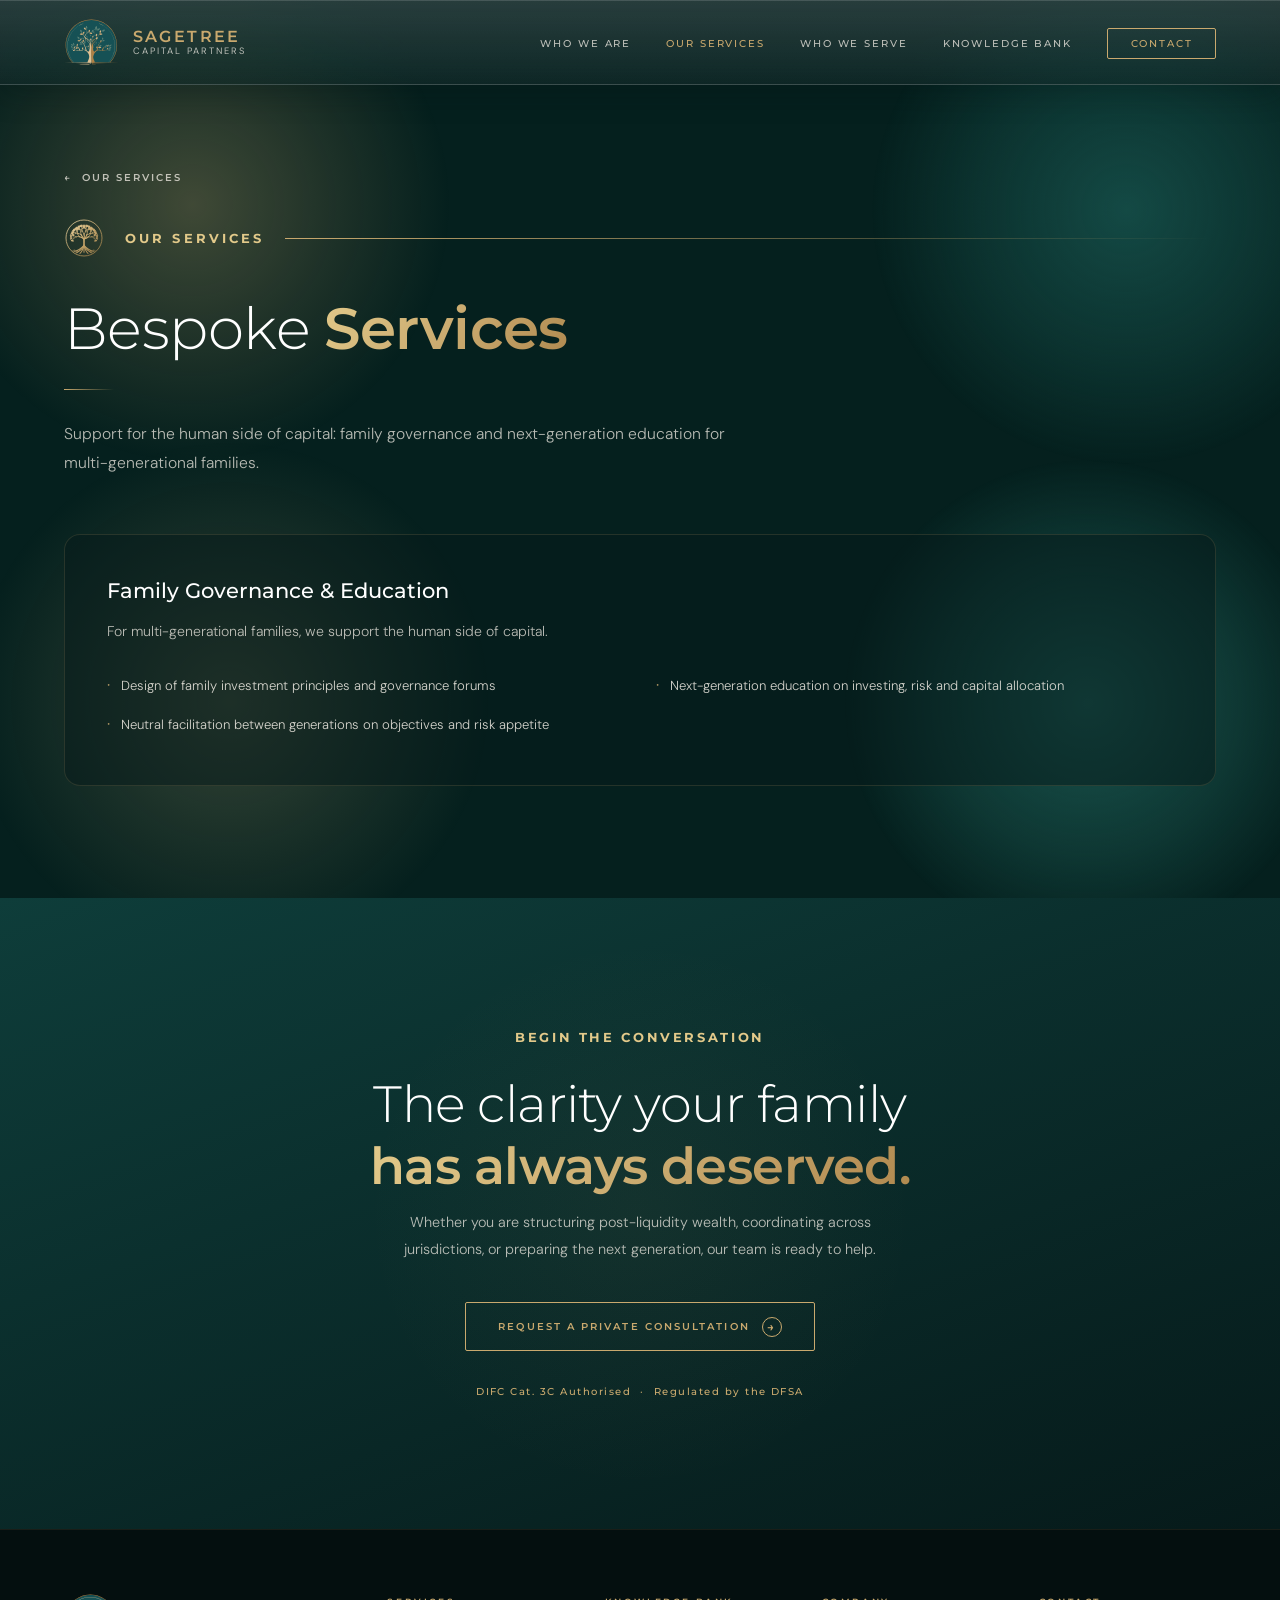
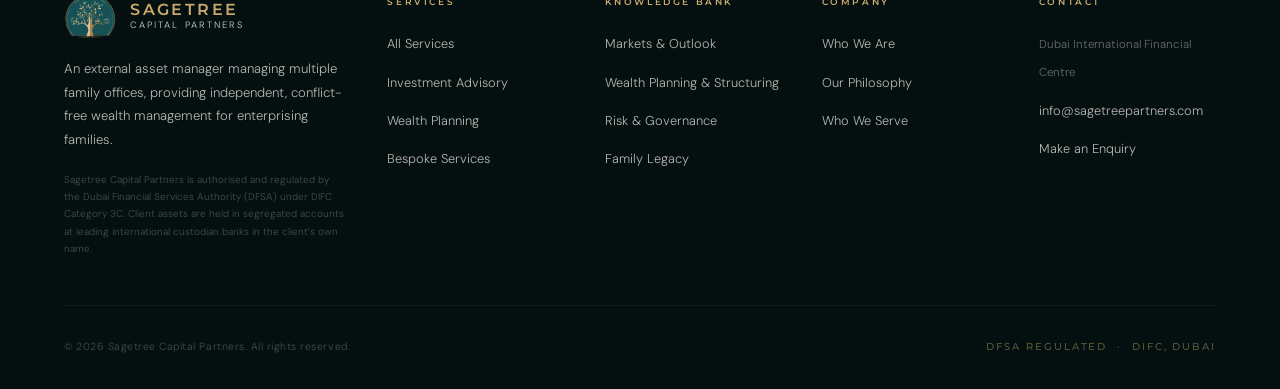
<file: services-bespoke-services.html>
<!DOCTYPE html>
<html lang="en">
<head>
  <meta charset="UTF-8" />
  <meta name="viewport" content="width=device-width, initial-scale=1.0" />
  <title>Bespoke Services | Sagetree Capital Partners</title>
  <link rel="icon" type="image/svg+xml" href="favicon.svg" />
  <link rel="icon" type="image/png" sizes="32x32" href="favicon-32.png" />
  <link rel="icon" href="favicon.ico" sizes="any" />
  <link rel="apple-touch-icon" href="apple-touch-icon.png" />
  <meta name="description" content="Support for the human side of capital: family governance and next-generation education for multi-generational families." />
  <meta property="og:type" content="website" />
  <meta property="og:site_name" content="Sagetree Capital Partners" />
  <meta property="og:title" content="Bespoke Services | Sagetree Capital Partners" />
  <meta property="og:description" content="Support for the human side of capital: family governance and next-generation education for multi-generational families." />
  <meta property="og:url" content="https://www.sagetreepartners.com/services-bespoke-services.html" />
  <meta property="og:image" content="https://www.sagetreepartners.com/og-image.png" />
  <meta property="og:image:width" content="1200" />
  <meta property="og:image:height" content="630" />
  <meta property="og:image:alt" content="Sagetree Capital Partners" />
  <meta name="twitter:card" content="summary_large_image" />
  <meta name="twitter:title" content="Bespoke Services | Sagetree Capital Partners" />
  <meta name="twitter:description" content="Support for the human side of capital: family governance and next-generation education for multi-generational families." />
  <meta name="twitter:image" content="https://www.sagetreepartners.com/og-image.png" />
  <link rel="canonical" href="https://www.sagetreepartners.com/services-bespoke-services.html" />
  <link rel="preconnect" href="https://fonts.googleapis.com" />
  <link rel="preconnect" href="https://fonts.gstatic.com" crossorigin />
  <link href="https://fonts.googleapis.com/css2?family=Montserrat:wght@200;300;400;500;600;700&family=DM+Sans:ital,wght@0,300;0,400;0,500;1,300&display=swap" rel="stylesheet" />
  <style>
    *, *::before, *::after { box-sizing: border-box; margin: 0; padding: 0; }
    :root {
      --teal-deep:  #082828; --teal-mid: #0e3d3a; --teal-light: #1a5550;
      --gold: #c9a96e; --gold-light: #e2c98a; --gold-glow: rgba(201,169,110,0.25);
      --cream: #f5f0e8; --white: #ffffff; --muted: rgba(245,240,232,0.74);
      --heading: 'Montserrat', sans-serif; --body: 'DM Sans', sans-serif;
      --hdr: 90px;
    }
    html { scroll-behavior: smooth; background: #05201e; }
    /* ── AMBIENT BACKGROUND GLOW ──────────────────── */
    .bg { position: fixed; inset: 0; z-index: -1; pointer-events: none; overflow: hidden; }
    .bg .orb { position: absolute; will-change: transform; }
    .bg .orb i { display: block; width: 100%; height: 100%; border-radius: 50%; will-change: transform, opacity; }
    .orb.a { width: 46vw; height: 46vw; top: -10vh; left: -8vw; }
    .orb.a i { background: radial-gradient(circle at center, rgba(201,169,110,0.30) 0%, rgba(201,169,110,0.13) 34%, transparent 62%); animation: breatheA 11s ease-in-out infinite; }
    .orb.b { width: 44vw; height: 44vw; top: -8vh; right: -10vw; }
    .orb.b i { background: radial-gradient(circle at center, rgba(26,90,84,0.72) 0%, rgba(26,90,84,0.32) 38%, transparent 64%); animation: breatheB 14s ease-in-out infinite; }
    .orb.c { width: 48vw; height: 48vw; bottom: -12vh; left: -6vw; }
    .orb.c i { background: radial-gradient(circle at center, rgba(226,201,138,0.22) 0%, rgba(226,201,138,0.09) 34%, transparent 60%); animation: breatheC 12.5s ease-in-out infinite; }
    .orb.d { width: 42vw; height: 42vw; bottom: -8vh; right: -6vw; }
    .orb.d i { background: radial-gradient(circle at center, rgba(32,100,92,0.78) 0%, rgba(32,100,92,0.34) 40%, transparent 64%); animation: breatheD 15.5s ease-in-out infinite; }
    @keyframes breatheA { 0%,100% { transform: translate(0,0) scale(0.9); opacity: .45 } 50% { transform: translate(3vw,2vh) scale(1.22); opacity: .95 } }
    @keyframes breatheB { 0%,100% { transform: translate(0,0) scale(1.16); opacity: .92 } 50% { transform: translate(-2vw,-2vh) scale(0.84); opacity: .5 } }
    @keyframes breatheC { 0%,100% { transform: translate(0,0) scale(0.88); opacity: .5 } 50% { transform: translate(2vw,-3vh) scale(1.18); opacity: .92 } }
    @keyframes breatheD { 0%,100% { transform: translate(0,0) scale(1.12); opacity: .55 } 50% { transform: translate(-3vw,2vh) scale(0.88); opacity: .95 } }
    @media (prefers-reduced-motion: reduce) { .bg .orb i { animation: none; } }
    body { background: transparent; color: var(--cream); font-family: var(--body); font-weight: 300; line-height: 1.75; overflow-x: hidden; }
    ::-webkit-scrollbar { width: 4px; } ::-webkit-scrollbar-track { background: var(--teal-deep); } ::-webkit-scrollbar-thumb { background: var(--gold); border-radius: 2px; }

    /* ── NAV ───────────────────────────────────────── */
    nav { position: fixed; top: 0; left: 0; right: 0; z-index: 999; display: flex; align-items: center; justify-content: space-between; padding: 1.2rem 4rem; background: linear-gradient(180deg, rgba(255,255,255,0.14) 0%, rgba(255,255,255,0.04) 100%), linear-gradient(180deg, rgba(6,28,28,0.72) 0%, rgba(6,28,28,0.62) 100%); backdrop-filter: blur(22px) saturate(180%); -webkit-backdrop-filter: blur(22px) saturate(180%); border-bottom: 1px solid rgba(255,255,255,0.09); box-shadow: 0 8px 30px rgba(3,18,18,0.28), inset 0 1px 0 rgba(255,255,255,0.14); transition: padding 0.4s ease, background 0.4s ease, box-shadow 0.4s ease, backdrop-filter 0.4s ease; }
    nav.scrolled { padding: 0.8rem 4rem; background: linear-gradient(180deg, rgba(255,255,255,0.16) 0%, rgba(255,255,255,0.05) 100%), linear-gradient(180deg, rgba(6,28,28,0.86) 0%, rgba(6,28,28,0.78) 100%); backdrop-filter: blur(30px) saturate(190%); -webkit-backdrop-filter: blur(30px) saturate(190%); box-shadow: 0 10px 38px rgba(3,18,18,0.40), inset 0 1px 0 rgba(255,255,255,0.16); }
    .nav-logo { display: flex; align-items: center; gap: 0.85rem; text-decoration: none; }
    .nav-logo img { height: 46px; width: auto; object-fit: contain; }
    .nav-logo-text { display: flex; flex-direction: column; line-height: 1.15; }
    .nav-logo-text span:first-child { font-family: var(--heading); font-size: 1rem; font-weight: 600; letter-spacing: 0.15em; text-transform: uppercase; color: var(--gold); }
    .nav-logo-text span:last-child { font-size: 0.58rem; font-weight: 400; letter-spacing: 0.22em; text-transform: uppercase; color: var(--muted); }
    .nav-links { display: flex; align-items: center; gap: 2.2rem; list-style: none; }
    .nav-links a { text-decoration: none; font-family: var(--heading); font-size: 0.65rem; font-weight: 500; letter-spacing: 0.18em; text-transform: uppercase; color: var(--muted); transition: color 0.3s; position: relative; }
    .nav-links a::after { content: ''; position: absolute; bottom: -4px; left: 0; right: 0; height: 1px; background: var(--gold); transform: scaleX(0); transform-origin: left; transition: transform 0.3s ease; }
    .nav-links a:hover { color: var(--gold); } .nav-links a:hover::after { transform: scaleX(1); }
    .nav-cta { padding: 0.5rem 1.4rem !important; border: 1px solid var(--gold) !important; color: var(--gold) !important; border-radius: 2px; transition: background 0.3s, color 0.3s, box-shadow 0.3s !important; cursor: pointer; }
    .nav-cta:hover { background: var(--gold) !important; color: var(--teal-deep) !important; box-shadow: 0 0 18px var(--gold-glow) !important; }
    .nav-cta::after { display: none !important; }

    /* ── HERO (VIDEO) ──────────────────────────────── */
    .hero { min-height: 100vh; display: flex; flex-direction: column; justify-content: flex-end; padding: calc(var(--hdr) + 1.5rem) 4rem 5rem; position: relative; overflow: hidden; background: var(--teal-deep); }
    .hero-video-wrap { position: absolute; top: var(--hdr); left: 0; right: 0; bottom: 0; z-index: 0; }
    .hero-video-wrap video { width: 100%; height: 100%; object-fit: cover; object-position: center top; opacity: 0.75; }
    .hero-overlay { position: absolute; top: var(--hdr); left: 0; right: 0; bottom: 0; background: linear-gradient(to top, rgba(8,40,40,0.85) 0%, rgba(8,40,40,0.2) 50%, rgba(8,40,40,0.15) 100%); z-index: 1; }
    .hero-content { position: relative; z-index: 2; max-width: 760px; display: flex; flex-direction: column; flex: 1; justify-content: space-between; }
    .hero-label { font-family: var(--heading); font-size: 0.68rem; font-weight: 600; letter-spacing: 0.24em; text-transform: uppercase; color: var(--gold-light); margin-bottom: 0.5rem; display: flex; align-items: center; gap: 1rem; }
    .hero-risk-strip { font-family: var(--heading); font-size: 0.55rem; font-weight: 400; letter-spacing: 0.28em; text-transform: uppercase; color: rgba(245,240,232,0.55); margin-bottom: 0; padding-left: 52px; }
    .hero-label::before { content: ''; display: block; width: 36px; height: 1px; background: var(--gold); }
    .hero-title { font-family: var(--heading); font-size: clamp(2.2rem, 4.5vw, 4rem); font-weight: 300; line-height: 1.18; color: var(--white); margin-bottom: 1rem; letter-spacing: -0.01em; text-shadow: 0 2px 20px rgba(6,28,28,0.7); }
    .hero-title strong { font-weight: 600; color: var(--gold); }
    .hero-tagline { font-family: var(--heading); font-size: 0.75rem; font-weight: 400; letter-spacing: 0.2em; text-transform: uppercase; color: var(--gold); opacity: 0.9; margin-bottom: 2rem; text-shadow: 0 1px 8px rgba(6,28,28,0.8); }
    .hero-subtitle { font-size: 0.95rem; font-weight: 300; line-height: 1.85; color: var(--muted); max-width: 580px; margin-bottom: 1.6rem; }
    .hero-bullets { list-style: none; margin-bottom: 2.8rem; }
    .hero-bullets li { font-size: 0.82rem; font-weight: 300; color: var(--muted); padding: 0.35rem 0; display: flex; align-items: flex-start; gap: 0.75rem; }
    .hero-bullets li::before { content: '·'; color: var(--gold); flex-shrink: 0; margin-top: 0.05rem; font-size: 1.4rem; line-height: 0.5; }
    .hero-actions { display: flex; align-items: center; gap: 2rem; flex-wrap: wrap; }
    .hero-pillars { position: absolute; bottom: 2.5rem; right: 4rem; display: flex; gap: 3rem; z-index: 2; }
    .hero-pillar { font-family: var(--heading); font-size: 0.58rem; font-weight: 500; letter-spacing: 0.3em; text-transform: uppercase; color: var(--gold); opacity: 0.6; }

    /* ── BUTTONS ───────────────────────────────────── */
    .btn-primary { display: inline-flex; align-items: center; gap: 0.75rem; padding: 0.85rem 2rem; background: transparent; border: 1px solid var(--gold); color: var(--gold); text-decoration: none; font-family: var(--heading); font-size: 0.65rem; font-weight: 600; letter-spacing: 0.2em; text-transform: uppercase; border-radius: 2px; transition: all 0.35s ease; position: relative; overflow: hidden; cursor: pointer; }
    .btn-primary::before { content: ''; position: absolute; inset: 0; background: var(--gold); transform: translateX(-101%); transition: transform 0.35s ease; z-index: 0; }
    .btn-primary span, .btn-primary .arrow-icon { position: relative; z-index: 1; }
    .btn-primary:hover { color: var(--teal-deep); box-shadow: 0 0 24px var(--gold-glow); } .btn-primary:hover::before { transform: translateX(0); }
    .arrow-icon { width: 20px; height: 20px; border: 1px solid currentColor; border-radius: 50%; display: flex; align-items: center; justify-content: center; font-size: 0.75rem; transition: transform 0.3s; }
    .btn-primary:hover .arrow-icon { transform: rotate(45deg); }
    .btn-ghost { font-family: var(--heading); font-size: 0.65rem; font-weight: 500; letter-spacing: 0.18em; text-transform: uppercase; color: var(--muted); text-decoration: none; display: flex; align-items: center; gap: 0.5rem; transition: color 0.3s; background: none; border: none; cursor: pointer; }
    .btn-ghost:hover { color: var(--gold); }

    /* ── SECTION COMMONS ───────────────────────────── */
    section { padding: 7rem 4rem; }
    .section-label { font-family: var(--heading); font-size: 0.82rem; font-weight: 700; letter-spacing: 0.2em; text-transform: uppercase; color: var(--gold-light); margin-bottom: 1.4rem; display: flex; align-items: center; gap: 1rem; }
    .who-sub .section-label { font-size: 0.72rem; font-weight: 600; }
    .section-label::before { content: ''; display: inline-block; width: 34px; height: 1px; background: var(--gold-light); }
    .chapter-bar { display: flex; align-items: center; gap: 1.3rem; margin-bottom: 2.4rem; }
    .cb-num { font-family: var(--heading); font-size: 1.5rem; font-weight: 300; line-height: 1; background: linear-gradient(125deg, var(--gold-light) 0%, var(--gold) 55%, #b0894f 100%); -webkit-background-clip: text; background-clip: text; -webkit-text-fill-color: transparent; color: transparent; }
    .cb-name { font-family: var(--heading); font-size: 0.82rem; font-weight: 700; letter-spacing: 0.24em; text-transform: uppercase; color: var(--gold-light); white-space: nowrap; }
    .cb-rule { flex: 1; height: 1px; background: linear-gradient(90deg, var(--gold), transparent); }
    .cb-tree { display: inline-flex; align-items: center; }
    .cb-tree svg { width: 40px; height: 40px; display: block; }
    .section-title { font-family: var(--heading); font-size: clamp(1.8rem, 3vw, 2.6rem); font-weight: 300; line-height: 1.25; color: var(--white); margin-bottom: 1rem; letter-spacing: -0.01em; }
    .section-title strong { font-weight: 600; background: linear-gradient(125deg, var(--gold-light) 0%, var(--gold) 55%, #b0894f 100%); -webkit-background-clip: text; background-clip: text; -webkit-text-fill-color: transparent; color: transparent; }
    .who-sub .section-title strong { background: none; -webkit-text-fill-color: var(--white); color: var(--white); }
    .section-tagline { font-family: var(--heading); font-size: 0.68rem; font-weight: 500; letter-spacing: 0.22em; text-transform: uppercase; color: var(--gold); opacity: 0.7; margin-bottom: 1rem; }
    .section-desc { font-size: 0.9rem; font-weight: 300; color: var(--muted); line-height: 1.9; max-width: 600px; }
    .gold-line { width: 50px; height: 1px; background: linear-gradient(90deg, var(--gold), transparent); margin: 1.8rem 0; }

    /* ── STATS ─────────────────────────────────────── */
    .stats-section { padding: 5rem 4rem; }
    .stats-grid { display: grid; grid-template-columns: repeat(4,1fr); gap: 1.5rem; perspective: 1200px; }
    .stat-card { position: relative; background: rgba(6,26,26,0.55); backdrop-filter: blur(18px) saturate(150%); -webkit-backdrop-filter: blur(18px) saturate(150%); border: 1px solid rgba(201,169,110,0.18); border-radius: 16px; padding: 2.4rem 1.8rem; min-height: 190px; display: flex; align-items: flex-start; overflow: hidden; transform-style: preserve-3d; transition: transform 0.2s ease, box-shadow 0.4s ease, border-color 0.4s ease; will-change: transform; box-shadow: inset 0 1px 0 rgba(255,255,255,0.04); }
    .stat-card::before { content: ''; position: absolute; inset: 0; background: radial-gradient(340px circle at var(--mx,50%) var(--my,0%), rgba(201,169,110,0.18), transparent 60%); opacity: 0; transition: opacity 0.4s; pointer-events: none; }
    .stat-card:hover { border-color: rgba(201,169,110,0.5); box-shadow: 0 26px 55px -22px rgba(0,0,0,0.7), 0 0 34px rgba(201,169,110,0.10); }
    .stat-card:hover::before { opacity: 1; }
    .stat-card-inner { transform: translateZ(26px); display: flex; flex-direction: column; position: relative; z-index: 1; }
    .stat-number { font-family: var(--heading); font-size: clamp(2rem, 3.3vw, 3rem); font-weight: 300; line-height: 1; display: block; margin-bottom: 0.9rem; letter-spacing: -0.02em; background: linear-gradient(125deg, var(--gold-light) 0%, var(--gold) 55%, #b0894f 100%); -webkit-background-clip: text; background-clip: text; -webkit-text-fill-color: transparent; color: transparent; }
    .stat-number--sm { font-size: clamp(1.25rem, 1.9vw, 1.65rem); line-height: 1.18; }
    .stat-label { font-family: var(--heading); font-size: 0.62rem; font-weight: 500; letter-spacing: 0.18em; text-transform: uppercase; color: var(--muted); line-height: 1.6; }

    /* ── WHO WE ARE ────────────────────────────────── */
    #serve { scroll-margin-top: 110px; }
    .who-sub { margin-top: 5rem; padding-top: 5rem; scroll-margin-top: 100px; }
    .serve-grid { display: grid; grid-template-columns: 1fr 1fr; gap: 0 4rem; margin-top: 2.5rem; }
    .who-grid { display: grid; grid-template-columns: 1fr 1fr; gap: 6rem; align-items: start; }
    .who-left { }
    .who-body { font-size: 0.9rem; font-weight: 300; color: var(--muted); line-height: 1.95; }
    .who-body p + p { margin-top: 1.2rem; }
    .who-highlight { background: var(--teal-mid); border-left: 2px solid var(--gold); padding: 1.5rem 2rem; margin: 2rem 0; font-size: 0.88rem; font-weight: 400; color: var(--cream); line-height: 1.8; font-style: italic; }
    .who-right { }
    .clients-title { font-family: var(--heading); font-size: 0.6rem; font-weight: 600; letter-spacing: 0.3em; text-transform: uppercase; color: var(--gold); margin-bottom: 1.5rem; }
    .client-type { padding: 1.4rem 0; display: flex; align-items: flex-start; gap: 1rem; }
    .client-type:last-child { border-bottom: none; }
    .client-type-icon { color: var(--gold); font-size: 0.7rem; margin-top: 0.2rem; flex-shrink: 0; }
    .client-type-text { font-size: 0.85rem; font-weight: 300; color: var(--muted); line-height: 1.7; }
    .client-type-text strong { font-weight: 500; color: var(--cream); display: block; margin-bottom: 0.2rem; font-size: 0.88rem; }
    .who-intro-grid { display: grid; grid-template-columns: 1.25fr 0.9fr; gap: 5rem; align-items: center; }
    .who-pull { position: relative; padding-left: 2rem; }
    .who-pull::before { content: '\201C'; position: absolute; top: -3rem; left: -1rem; font-family: var(--heading); font-size: 8rem; line-height: 1; color: var(--gold); opacity: 0.22; pointer-events: none; }
    .who-pull blockquote { margin: 0; }
    .who-pull blockquote p { font-family: var(--heading); font-weight: 300; font-size: 1.5rem; line-height: 1.62; color: var(--cream); }
    .who-pull-rule { width: 56px; height: 2px; background: linear-gradient(90deg, var(--gold), transparent); margin-top: 1.8rem; }

    /* ── SERVICES ──────────────────────────────────── */
    .services-header { display: grid; grid-template-columns: 1fr 1fr; gap: 4rem; align-items: end; margin-bottom: 4rem; }
    .services-grid { display: grid; grid-template-columns: repeat(3, 1fr); gap: 1px; background: rgba(201,169,110,0.08); }
    .service-card { background: rgba(8,40,40,0.95); padding: 2.5rem; position: relative; overflow: hidden; transition: background 0.4s; cursor: default; }
    .service-card::before { content: ''; position: absolute; top: 0; left: 0; right: 0; height: 2px; background: var(--gold); transform: scaleX(0); transform-origin: left; transition: transform 0.5s ease; }
    .service-card:hover { background: rgba(14,61,58,0.95); } .service-card:hover::before { transform: scaleX(1); }
    .service-card.wide { grid-column: span 2; }
    .service-num { font-family: var(--heading); font-size: 0.62rem; font-weight: 600; letter-spacing: 0.2em; color: var(--gold); opacity: 0.45; margin-bottom: 1.2rem; }
    .service-title { font-family: var(--heading); font-size: 1.05rem; font-weight: 500; color: var(--white); margin-bottom: 0.9rem; line-height: 1.35; }
    .service-desc { font-size: 0.82rem; font-weight: 300; color: var(--muted); line-height: 1.85; margin-bottom: 1.5rem; }
    .service-bullets { list-style: none; }
    .service-bullets li { font-size: 0.78rem; font-weight: 300; color: var(--muted); padding: 0.3rem 0; display: flex; gap: 0.7rem; align-items: flex-start; line-height: 1.6; }
    .service-bullets li::before { content: '·'; color: var(--gold); flex-shrink: 0; font-size: 1.1rem; line-height: 1.2; }

    /* ── PHILOSOPHY ────────────────────────────────── */
    .philosophy-section { background: var(--teal-deep); }
    .philosophy-grid { display: grid; grid-template-columns: 1fr 1fr; gap: 6rem; align-items: start; margin-top: 3.5rem; }
    .philosophy-block { background: rgba(6,26,26,0.42); border: 1px solid rgba(201,169,110,0.16); border-radius: 12px; padding: 1.9rem 2rem; position: relative; overflow: hidden; transition: border-color 0.35s, box-shadow 0.35s; will-change: transform; }
    .philosophy-block:hover { border-color: rgba(201,169,110,0.42); box-shadow: 0 18px 38px -20px rgba(0,0,0,0.65); }
    .philosophy-block + .philosophy-block { margin-top: 1.6rem; }
    .philosophy-block::before, .philosophy-right::before { content: ''; position: absolute; inset: 0; z-index: 0; background: radial-gradient(300px circle at var(--mx,50%) var(--my,0%), rgba(201,169,110,0.16), transparent 60%); opacity: 0; transition: opacity 0.4s; pointer-events: none; }
    .philosophy-block:hover::before, .philosophy-right:hover::before { opacity: 1; }
    .philosophy-block > *, .philosophy-right > * { position: relative; z-index: 1; }
    .phil-title { font-family: var(--heading); font-size: 0.95rem; font-weight: 600; color: var(--white); margin-bottom: 0.6rem; }
    .phil-desc { font-size: 0.85rem; font-weight: 300; color: var(--muted); line-height: 1.9; }
    .phil-points { list-style: none; margin-top: 0.8rem; }
    .phil-points li { font-size: 0.82rem; font-weight: 300; color: var(--muted); padding: 0.28rem 0; display: flex; gap: 0.7rem; }
    .phil-points li::before { content: '·'; color: var(--gold); flex-shrink: 0; font-size: 1.4rem; line-height: 0.5; }
    .philosophy-right { background: rgba(14,61,58,0.45); backdrop-filter: blur(16px) saturate(150%); -webkit-backdrop-filter: blur(16px) saturate(150%); padding: 3rem; border: 1px solid rgba(201,169,110,0.12); border-radius: 14px; position: relative; overflow: hidden; transition: border-color 0.35s, box-shadow 0.35s; will-change: transform; }
    .philosophy-right:hover { border-color: rgba(201,169,110,0.4); box-shadow: 0 26px 55px -22px rgba(0,0,0,0.7); }
    .phil-quote { font-family: var(--heading); font-size: 1.5rem; font-weight: 200; color: var(--white); line-height: 1.45; margin-bottom: 2rem; letter-spacing: -0.01em; }
    .phil-quote em { font-style: italic; color: var(--gold); }

    /* ── PROCESS ───────────────────────────────────── */
    .process-section { background: var(--teal-mid); }
    .process-num { font-family: var(--heading); font-size: 2.5rem; font-weight: 200; color: var(--gold); opacity: 0.25; line-height: 1; margin-bottom: 1.2rem; display: block; }
    .process-title { font-family: var(--heading); font-size: 0.78rem; font-weight: 600; letter-spacing: 0.1em; text-transform: uppercase; color: var(--white); margin-bottom: 0.8rem; }
    .process-desc { font-size: 0.78rem; font-weight: 300; color: var(--muted); line-height: 1.75; }

    /* ── CUSTODY / REGULATORY ──────────────────────── */
    .custody-section { background: #061a1a; padding: 5rem 4rem; }
    .custody-inner { display: grid; grid-template-columns: 1fr 1fr; gap: 5rem; align-items: center; }
    .custody-text { }
    .custody-badge { display: inline-flex; align-items: center; gap: 0.8rem; background: rgba(201,169,110,0.08); border: 1px solid rgba(201,169,110,0.2); padding: 0.7rem 1.2rem; margin-bottom: 2rem; }
    .custody-badge-dot { width: 6px; height: 6px; border-radius: 50%; background: var(--gold); }
    .custody-badge-text { font-family: var(--heading); font-size: 0.6rem; font-weight: 600; letter-spacing: 0.25em; text-transform: uppercase; color: var(--gold); }
    .custody-body { font-size: 0.88rem; font-weight: 300; color: var(--muted); line-height: 1.9; }
    .custody-body p + p { margin-top: 1rem; }
    .custody-right { }
    .fit-card { padding: 2rem; border: 1px solid rgba(201,169,110,0.15); margin-bottom: 1rem; }
    .fit-card-title { font-family: var(--heading); font-size: 0.65rem; font-weight: 600; letter-spacing: 0.2em; text-transform: uppercase; color: var(--gold); margin-bottom: 0.8rem; }
    .fit-card-body { font-size: 0.84rem; font-weight: 300; color: var(--muted); line-height: 1.8; }

    /* ── CTA ───────────────────────────────────────── */
    .cta-section { background: linear-gradient(160deg, var(--teal-mid) 0%, #061a1a 100%); text-align: center; padding: 8rem 4rem; position: relative; overflow: hidden; }
    .cta-section::before { content: ''; position: absolute; top: 50%; left: 50%; transform: translate(-50%,-50%); width: 600px; height: 600px; background: radial-gradient(circle, rgba(201,169,110,0.05) 0%, transparent 65%); pointer-events: none; }
    .cta-label { font-family: var(--heading); font-size: 0.82rem; font-weight: 700; letter-spacing: 0.2em; text-transform: uppercase; color: var(--gold-light); margin-bottom: 1.5rem; position: relative; z-index: 1; }
    .cta-title { font-family: var(--heading); font-size: clamp(2rem, 4vw, 3.2rem); font-weight: 300; color: var(--white); line-height: 1.2; margin-bottom: 0.8rem; letter-spacing: -0.01em; position: relative; z-index: 1; }
    .cta-title strong { font-weight: 600; background: linear-gradient(125deg, var(--gold-light) 0%, var(--gold) 55%, #b0894f 100%); -webkit-background-clip: text; background-clip: text; -webkit-text-fill-color: transparent; color: transparent; }
    .cta-tagline { font-family: var(--heading); font-size: 0.72rem; font-weight: 400; letter-spacing: 0.22em; text-transform: uppercase; color: var(--gold); opacity: 0.65; margin-bottom: 1.5rem; position: relative; z-index: 1; }
    .cta-sub { font-size: 0.9rem; font-weight: 300; color: var(--muted); max-width: 500px; margin: 0 auto 2.5rem; line-height: 1.85; position: relative; z-index: 1; }
    .cta-minimum { font-family: var(--heading); font-size: 0.62rem; font-weight: 500; letter-spacing: 0.15em; color: var(--gold); opacity: 0.5; margin-top: 2rem; position: relative; z-index: 1; }
    .cta-buttons { display: flex; gap: 1.5rem; justify-content: center; flex-wrap: wrap; position: relative; z-index: 1; }

    /* ── FOOTER ────────────────────────────────────── */
    footer { background: #040f0f; border-top: 1px solid rgba(201,169,110,0.1); padding: 4rem 4rem 2rem; }
    .footer-grid { display: grid; grid-template-columns: 1.6fr 1fr 1fr 1fr 1fr; gap: 2.5rem; margin-bottom: 3rem; }
    .footer-tagline { font-size: 0.82rem; font-weight: 300; color: var(--muted); line-height: 1.8; margin-bottom: 1.2rem; }
    .footer-regulatory { font-size: 0.62rem; font-weight: 300; color: rgba(245,240,232,0.28); line-height: 1.75; }
    .footer-col-title { font-family: var(--heading); font-size: 0.58rem; font-weight: 600; letter-spacing: 0.28em; text-transform: uppercase; color: var(--gold); margin-bottom: 1.2rem; }
    .footer-links { list-style: none; } .footer-links li { margin-bottom: 0.65rem; }
    .footer-links a { font-size: 0.8rem; font-weight: 300; color: var(--muted); text-decoration: none; transition: color 0.3s; } .footer-links a:hover { color: var(--gold); }
    .footer-bottom { border-top: 1px solid rgba(201,169,110,0.08); padding-top: 2rem; display: flex; justify-content: space-between; align-items: center; }
    .footer-copy { font-size: 0.65rem; font-weight: 300; color: rgba(245,240,232,0.28); letter-spacing: 0.05em; }
    .footer-difc { font-family: var(--heading); font-size: 0.6rem; font-weight: 500; letter-spacing: 0.2em; text-transform: uppercase; color: var(--gold); opacity: 0.45; }

    /* ── MODAL ─────────────────────────────────────── */
    .modal-overlay { position: fixed; inset: 0; z-index: 2000; background: rgba(4,15,15,0.9); backdrop-filter: blur(12px); display: flex; align-items: center; justify-content: center; opacity: 0; pointer-events: none; transition: opacity 0.4s ease; }
    .modal-overlay.open { opacity: 1; pointer-events: all; }
    .modal { background: linear-gradient(145deg, #0e3d3a, #082828); border: 1px solid rgba(201,169,110,0.18); width: 90%; max-width: 820px; display: grid; grid-template-columns: 1fr 1.2fr; position: relative; transform: translateY(30px); transition: transform 0.4s ease; overflow: hidden; }
    .modal-overlay.open .modal { transform: translateY(0); }
    .modal-close { position: absolute; top: 1.2rem; right: 1.4rem; background: none; border: none; color: var(--muted); font-size: 1.4rem; cursor: pointer; transition: color 0.3s; z-index: 10; line-height: 1; }
    .modal-close:hover { color: var(--gold); }
    .modal-left { background: linear-gradient(160deg, var(--teal-light), var(--teal-mid)); padding: 3.5rem 2.5rem; display: flex; flex-direction: column; justify-content: space-between; position: relative; overflow: hidden; }
    .modal-left::before { content: ''; position: absolute; bottom: -60px; left: -60px; width: 220px; height: 220px; border: 1px solid rgba(201,169,110,0.15); border-radius: 50%; }
    .modal-left::after { content: ''; position: absolute; bottom: -30px; left: -30px; width: 160px; height: 160px; border: 1px solid rgba(201,169,110,0.1); border-radius: 50%; }
    .modal-left-title { font-family: var(--heading); font-size: 2rem; font-weight: 300; color: var(--white); line-height: 1.25; margin-bottom: 1rem; }
    .modal-left-sub { font-size: 0.82rem; font-weight: 300; color: var(--muted); line-height: 1.8; }
    .modal-pillars { display: flex; flex-direction: column; gap: 0.5rem; margin-top: 2.5rem; }
    .modal-pillar { font-family: var(--heading); font-size: 0.58rem; font-weight: 500; letter-spacing: 0.25em; text-transform: uppercase; color: var(--gold); opacity: 0.7; }
    .modal-right { padding: 3.5rem 2.5rem; }
    .modal-right-title { font-family: var(--heading); font-size: 0.62rem; font-weight: 600; letter-spacing: 0.28em; text-transform: uppercase; color: var(--gold); margin-bottom: 2rem; }
    .form-group { margin-bottom: 1.4rem; }
    .form-group input, .form-group textarea { width: 100%; background: transparent; border: none; border-bottom: 1px solid rgba(201,169,110,0.22); padding: 0.7rem 0; color: var(--cream); font-family: var(--body); font-size: 0.85rem; font-weight: 300; outline: none; transition: border-color 0.3s; }
    .form-group input::placeholder, .form-group textarea::placeholder { color: rgba(245,240,232,0.28); font-size: 0.82rem; }
    .form-group input:focus, .form-group textarea:focus { border-bottom-color: var(--gold); }
    .form-group textarea { resize: vertical; height: 160px; }
    .char-count { font-family: var(--heading); font-size: 0.58rem; color: rgba(245,240,232,0.4); text-align: right; margin-top: 0.45rem; letter-spacing: 0.05em; }
    .char-count.near { color: var(--gold); }
    .input-error { border-bottom-color: rgba(255,100,100,0.6) !important; }
    .form-submit { width: 100%; padding: 0.9rem; background: var(--gold); color: var(--teal-deep); border: none; cursor: pointer; font-family: var(--heading); font-size: 0.65rem; font-weight: 700; letter-spacing: 0.2em; text-transform: uppercase; display: flex; align-items: center; justify-content: center; gap: 0.7rem; transition: background 0.3s, box-shadow 0.3s; margin-top: 0.5rem; }
    .form-submit:hover { background: var(--gold-light); box-shadow: 0 0 22px var(--gold-glow); }
    .form-note { font-size: 0.58rem; color: rgba(245,240,232,0.28); margin-top: 0.9rem; line-height: 1.65; }
    .form-success { display: none; text-align: center; padding: 3rem 0; }
    .form-success.show { display: block; }
    .form-success-icon { font-size: 2.2rem; margin-bottom: 1rem; color: var(--gold); }
    .form-success-title { font-family: var(--heading); font-size: 1.4rem; font-weight: 300; color: var(--white); margin-bottom: 0.5rem; }
    .form-success-sub { font-size: 0.8rem; color: var(--muted); line-height: 1.7; }

    /* Mobile hero title - hidden on desktop */
    .hero-mobile-title { display: none; font-family: var(--heading); font-size: 2.2rem; font-weight: 300; line-height: 1.2; color: var(--white); margin-bottom: 0.8rem; letter-spacing: -0.01em; }
    .hero-mobile-title strong { font-weight: 600; color: var(--gold); }

    /* ── OUR MANDATE ──────────────────────────────── */
    .mandate-section { background: #061a1a; padding: 7rem 4rem; }
    .mandate-inner { display: grid; grid-template-columns: 1fr 1.2fr; gap: 5rem; align-items: start; }
    .mandate-text { }
    .mandate-body { font-size: 0.88rem; font-weight: 300; color: var(--muted); line-height: 1.9; }
    .mandate-pillars { display: grid; grid-template-columns: 1fr 1fr; gap: 1rem; perspective: 1200px; }
    .mandate-pillar { padding: 2rem; border: 1px solid rgba(201,169,110,0.15); border-radius: 14px; background: rgba(14,61,58,0.3); backdrop-filter: blur(16px) saturate(150%); -webkit-backdrop-filter: blur(16px) saturate(150%); position: relative; overflow: hidden; will-change: transform; transform-style: preserve-3d; transition: transform 0.2s ease, border-color 0.4s, box-shadow 0.4s; }
    .mandate-pillar:hover { border-color: rgba(201,169,110,0.5); box-shadow: 0 24px 50px -22px rgba(0,0,0,0.65); }
    .mandate-pillar::before { content: ''; position: absolute; inset: 0; z-index: 0; background: radial-gradient(320px circle at var(--mx,50%) var(--my,0%), rgba(201,169,110,0.16), transparent 60%); opacity: 0; transition: opacity 0.4s; pointer-events: none; }
    .mandate-pillar:hover::before { opacity: 1; }
    .mandate-pillar > * { position: relative; z-index: 1; }
    .mandate-num { font-family: var(--heading); font-size: 0.62rem; font-weight: 600; letter-spacing: 0.2em; color: var(--gold); opacity: 0.45; margin-bottom: 0.9rem; }
    .mandate-title { font-family: var(--heading); font-size: 0.98rem; font-weight: 500; color: var(--white); margin-bottom: 0.7rem; line-height: 1.35; }
    .mandate-desc { font-size: 0.8rem; font-weight: 300; color: var(--muted); line-height: 1.75; }

    /* ── KNOWLEDGE BANK ───────────────────────────── */
    .knowledge-section { padding: 7rem 4rem; }
    .knowledge-header { display: grid; grid-template-columns: 1fr 1fr; gap: 4rem; align-items: end; margin-bottom: 4rem; }
    .knowledge-featured { display: grid; grid-template-columns: repeat(3,1fr); gap: 1.5rem; margin-bottom: 4rem; }
    .knowledge-card { padding: 2rem; background: rgba(8,40,40,0.45); backdrop-filter: blur(16px) saturate(150%); -webkit-backdrop-filter: blur(16px) saturate(150%); border: 1px solid rgba(201,169,110,0.15); transition: border-color 0.3s, box-shadow 0.4s, background 0.3s; cursor: pointer; position: relative; overflow: hidden; will-change: transform; }
    .knowledge-card:hover { border-color: rgba(201,169,110,0.4); background: rgba(8,40,40,0.75); box-shadow: 0 22px 48px -22px rgba(0,0,0,0.65); }
    .knowledge-card::before { content: ''; position: absolute; inset: 0; z-index: 0; background: radial-gradient(320px circle at var(--mx,50%) var(--my,0%), rgba(201,169,110,0.18), transparent 60%); opacity: 0; transition: opacity 0.4s; pointer-events: none; }
    .knowledge-card:hover::before { opacity: 1; }
    .knowledge-card > * { position: relative; z-index: 1; }
    .knowledge-tag { font-family: var(--heading); font-size: 0.55rem; font-weight: 600; letter-spacing: 0.25em; text-transform: uppercase; color: var(--gold); opacity: 0.75; margin-bottom: 1rem; }
    .knowledge-title { font-family: var(--heading); font-size: 1.15rem; font-weight: 500; color: var(--white); line-height: 1.3; margin-bottom: 0.8rem; }
    .knowledge-excerpt { font-size: 0.82rem; font-weight: 300; color: var(--muted); line-height: 1.8; margin-bottom: 1.5rem; }
    .knowledge-cta { font-family: var(--heading); font-size: 0.6rem; font-weight: 500; letter-spacing: 0.2em; text-transform: uppercase; color: var(--gold); opacity: 0.65; }
    .knowledge-pillar { font-family: var(--heading); font-size: 0.75rem; font-weight: 400; letter-spacing: 0.1em; color: var(--cream); padding: 0.5rem 0; }
    .knowledge-subscribe { display: flex; align-items: center; justify-content: space-between; gap: 2rem; padding: 2rem 0 0; flex-wrap: wrap; }
    .knowledge-subscribe-text { flex: 1; min-width: 260px; }
    .knowledge-subscribe-title { font-family: var(--heading); font-size: 1.05rem; font-weight: 400; color: var(--white); margin-bottom: 0.5rem; }
    .knowledge-subscribe-desc { font-size: 0.82rem; font-weight: 300; color: var(--muted); line-height: 1.75; max-width: 480px; }

    .policy-grid { display: grid; grid-template-columns: repeat(3,1fr); gap: 1px; background: rgba(201,169,110,0.08); margin-top: 4rem; }
    .policy-card { background: var(--teal-deep); padding: 2.5rem; position: relative; transition: background 0.4s; }
    .policy-card::before { content: ''; position: absolute; top: 0; left: 0; right: 0; height: 2px; background: var(--gold); transform: scaleX(0); transform-origin: left; transition: transform 0.4s ease; }
    .policy-card:hover { background: rgba(14,61,58,0.75); }
    .policy-card:hover::before { transform: scaleX(1); }
    .policy-title { font-family: var(--heading); font-size: 0.98rem; font-weight: 500; color: var(--white); margin-bottom: 0.9rem; line-height: 1.35; }
    .policy-desc { font-size: 0.8rem; font-weight: 300; color: var(--muted); line-height: 1.8; margin-bottom: 1.5rem; }
    .policy-cta { font-family: var(--heading); font-size: 0.6rem; font-weight: 500; letter-spacing: 0.22em; text-transform: uppercase; color: var(--gold); text-decoration: none; opacity: 0.75; transition: opacity 0.3s, gap 0.3s; display: inline-flex; align-items: center; gap: 0.5rem; }
    .policy-cta:hover { opacity: 1; gap: 0.8rem; }

    /* ── SERVICES ACCORDION ──────────────────────── */
    .services-accordion { margin-top: 3.5rem; }
    .svc-group { margin-top: 3.5rem; }
    .svc-group:first-child { margin-top: 0; }
    .svc-group-label { font-family: var(--heading); font-size: 0.7rem; font-weight: 600; letter-spacing: 0.28em; text-transform: uppercase; color: var(--gold-light); margin-bottom: 1.2rem; display: flex; align-items: center; gap: 0.9rem; }
    .svc-group-label::before { content: ''; width: 28px; height: 1px; background: var(--gold-light); display: inline-block; }
    .acc-item { border-top: 1px solid rgba(201,169,110,0.14); }
    .acc-item:last-child { border-bottom: 1px solid rgba(201,169,110,0.14); }
    .acc-head { width: 100%; background: none; border: none; cursor: pointer; display: flex; align-items: center; justify-content: space-between; gap: 1rem; padding: 1.5rem 0; text-align: left; }
    .acc-title { font-family: var(--heading); font-size: 1.02rem; font-weight: 500; color: var(--white); transition: color 0.3s; }
    .acc-head:hover .acc-title { color: var(--gold-light); }
    .acc-icon { color: var(--gold); font-size: 1.05rem; line-height: 1; transition: transform 0.35s; flex-shrink: 0; }
    .acc-item.open .acc-icon { transform: rotate(180deg); }
    .acc-body { max-height: 0; overflow: hidden; transition: max-height 0.45s ease; }
    .acc-item.open .acc-body { max-height: 800px; }
    .acc-body-inner { padding: 0 0 1.7rem; max-width: 760px; }

    /* ── SERVICES GROUP CARDS ────────────────────── */
    .svc-groups { display: grid; grid-template-columns: repeat(3,1fr); gap: 1.5rem; margin-top: 3.5rem; perspective: 1200px; }
    .svc-card { display: block; text-decoration: none; position: relative; overflow: hidden; background: rgba(6,26,26,0.4); backdrop-filter: blur(16px) saturate(150%); -webkit-backdrop-filter: blur(16px) saturate(150%); border: 1px solid rgba(201,169,110,0.18); border-radius: 16px; padding: 2.4rem 2rem; transition: transform 0.2s ease, box-shadow 0.4s, border-color 0.4s; will-change: transform; transform-style: preserve-3d; }
    .svc-card::before { content: ''; position: absolute; inset: 0; z-index: 0; background: radial-gradient(340px circle at var(--mx,50%) var(--my,0%), rgba(201,169,110,0.18), transparent 60%); opacity: 0; transition: opacity 0.4s; pointer-events: none; }
    .svc-card:hover { border-color: rgba(201,169,110,0.5); box-shadow: 0 26px 55px -22px rgba(0,0,0,0.7); }
    .svc-card:hover::before { opacity: 1; }
    .svc-card-inner { position: relative; z-index: 1; transform: translateZ(20px); }
    .svc-card-tag { font-family: var(--heading); font-size: 0.6rem; font-weight: 600; letter-spacing: 0.24em; text-transform: uppercase; color: var(--gold-light); margin-bottom: 1rem; }
    .svc-card-title { font-family: var(--heading); font-size: 1.25rem; font-weight: 500; color: var(--white); margin-bottom: 0.9rem; line-height: 1.3; }
    .svc-card-desc { font-size: 0.82rem; font-weight: 300; color: var(--muted); line-height: 1.8; margin-bottom: 1.4rem; }
    .svc-card-list { list-style: none; margin-bottom: 1.6rem; }
    .svc-card-list li { font-size: 0.78rem; font-weight: 300; color: var(--cream); padding: 0.3rem 0; display: flex; gap: 0.6rem; align-items: flex-start; opacity: 0.82; }
    .svc-card-list li::before { content: '\00B7'; color: var(--gold); }
    .svc-card-cta { font-family: var(--heading); font-size: 0.62rem; font-weight: 600; letter-spacing: 0.2em; text-transform: uppercase; color: var(--gold); display: inline-flex; align-items: center; gap: 0.5rem; transition: gap 0.3s; }
    .svc-card:hover .svc-card-cta { gap: 0.85rem; }

    /* ── PROCESS CASCADE ─────────────────────────── */
    .process-cascade { display: flex; gap: 1rem; margin-top: 4rem; }
    .proc-panel { flex: 1; min-width: 0; position: relative; overflow: hidden; background: rgba(6,26,26,0.5); border: 1px solid rgba(201,169,110,0.15); border-radius: 14px; padding: 2.2rem 1.7rem; min-height: 300px; display: flex; flex-direction: column; transition: flex 0.55s cubic-bezier(.4,0,.2,1), border-color 0.4s, box-shadow 0.4s, background 0.4s; }
    .proc-panel::after { content: ''; position: absolute; top: 0; left: 0; right: 0; height: 2px; background: var(--gold); transform: scaleX(0); transform-origin: left; transition: transform 0.5s ease; }
    .process-cascade:hover .proc-panel { flex: 0.72; }
    .proc-panel:hover { flex: 2.7; border-color: rgba(201,169,110,0.45); background: rgba(14,61,58,0.5); box-shadow: 0 26px 55px -22px rgba(0,0,0,0.7); }
    .proc-panel:hover::after { transform: scaleX(1); }
    .proc-num2 { font-family: var(--heading); font-size: 2.6rem; font-weight: 200; color: var(--gold); opacity: 0.3; line-height: 1; margin-bottom: 1.3rem; transition: opacity 0.4s; }
    .proc-panel:hover .proc-num2 { opacity: 0.8; }
    .proc-title2 { font-family: var(--heading); font-size: 0.8rem; font-weight: 600; letter-spacing: 0.12em; text-transform: uppercase; color: var(--white); margin-bottom: 1.3rem; line-height: 1.4; }
    .proc-desc2 { font-size: 0.82rem; font-weight: 300; color: var(--muted); line-height: 1.8; opacity: 0; transform: translateY(8px); transition: opacity 0.45s 0.12s, transform 0.45s 0.12s; }
    .proc-panel:hover .proc-desc2 { opacity: 1; transform: none; }

    /* ── PROCESS ACCORDION (in philosophy column) ── */
    .philosophy-right-col { display: flex; flex-direction: column; gap: 1.6rem; }
    .process-accordion { border: 1px solid rgba(201,169,110,0.15); border-radius: 14px; background: rgba(6,26,26,0.4); overflow: hidden; }
    .proc-acc-header { padding: 1.5rem 1.7rem 1.1rem; }
    .proc-acc-label { font-family: var(--heading); font-size: 0.62rem; font-weight: 700; letter-spacing: 0.24em; text-transform: uppercase; color: var(--gold-light); }
    .proc-acc-sub { font-size: 0.72rem; font-weight: 300; color: var(--muted); margin-top: 0.35rem; }
    .proc-acc-item { border-top: 1px solid rgba(201,169,110,0.1); }
    .proc-acc-head { width: 100%; background: none; border: none; cursor: pointer; display: flex; align-items: center; gap: 1rem; padding: 1.05rem 1.7rem; text-align: left; }
    .proc-acc-num { font-family: var(--heading); font-size: 0.82rem; font-weight: 300; color: var(--gold); opacity: 0.55; min-width: 1.4rem; }
    .proc-acc-title { flex: 1; font-family: var(--heading); font-size: 0.82rem; font-weight: 600; letter-spacing: 0.08em; text-transform: uppercase; color: var(--white); transition: color 0.3s; }
    .proc-acc-head:hover .proc-acc-title { color: var(--gold-light); }
    .proc-acc-ico { color: var(--gold); font-size: 1.05rem; line-height: 1; transition: transform 0.35s; }
    .proc-acc-item.open .proc-acc-ico { transform: rotate(45deg); }
    .proc-acc-body { max-height: 0; overflow: hidden; transition: max-height 0.45s ease; }
    .proc-acc-item.open .proc-acc-body { max-height: 220px; }
    .proc-acc-inner { padding: 0 1.7rem 1.2rem 4.1rem; }
    .proc-acc-inner p { font-size: 0.8rem; font-weight: 300; color: var(--muted); line-height: 1.75; }

    @keyframes fadeUp { from { opacity: 0; transform: translateY(24px); } to { opacity: 1; transform: translateY(0); } }
    .hero-content > * { opacity: 0; animation: fadeUp 0.85s ease forwards; }
    .hero-label { animation-delay: 0.3s; } .hero-title { animation-delay: 0.5s; } .hero-tagline { animation-delay: 0.65s; } .hero-subtitle { animation-delay: 0.75s; } .hero-bullets { animation-delay: 0.85s; } .hero-actions { animation-delay: 1s; }
    .reveal { opacity: 1; transform: none; }

    /* ── MOBILE ────────────────────────────────────── */
    .hamburger { display: none; flex-direction: column; gap: 5px; cursor: pointer; padding: 4px; background: none; border: none; z-index: 1001; }
    .hamburger span { display: block; width: 24px; height: 1.5px; background: var(--gold); transition: all 0.3s; }
    .hamburger.open span:nth-child(1) { transform: rotate(45deg) translate(4.5px, 4.5px); }
    .hamburger.open span:nth-child(2) { opacity: 0; }
    .hamburger.open span:nth-child(3) { transform: rotate(-45deg) translate(4.5px, -4.5px); }
    .mobile-menu { display: none; position: fixed; inset: 0; background: rgba(8,40,40,0.98); z-index: 1000; flex-direction: column; align-items: center; justify-content: center; gap: 2.5rem; }
    .mobile-menu.open { display: flex; }
    .mobile-menu a { font-family: var(--heading); font-size: 1.1rem; font-weight: 300; letter-spacing: 0.2em; text-transform: uppercase; color: var(--cream); text-decoration: none; transition: color 0.3s; }
    .mobile-menu a:hover { color: var(--gold); }
    .mobile-menu .mobile-cta { border: 1px solid var(--gold); color: var(--gold) !important; padding: 0.8rem 2rem; margin-top: 1rem; }
    @media (max-width: 960px) {
      :root { --hdr: 78px; }
      nav { padding: 1rem 1.5rem; } nav.scrolled { padding: 0.8rem 1.5rem; }
      .nav-links { display: none; }
      .hamburger { display: flex; }
      section { padding: 4rem 1.5rem; }
      .hero { padding: 5rem 1.5rem 4rem; min-height: 100svh; justify-content: flex-end; }
      .hero-video-wrap { display: block; }
      .hero-video-wrap video { width: 100%; height: 100%; object-fit: cover; object-position: center top; opacity: 0.75; }
      .hero-overlay { display: block; background: linear-gradient(to top, rgba(8,40,40,0.9) 0%, rgba(8,40,40,0.3) 60%, rgba(8,40,40,0.2) 100%); }
      .hero-mobile-title { display: block !important; }
      .hero-pillars { left: 1.5rem; bottom: 1.5rem; gap: 1.5rem; }
      .hero-actions { flex-direction: column; align-items: flex-start; gap: 1rem; }
      .stats-section { padding: 3rem 1.5rem; }
      .stats-grid { grid-template-columns: 1fr 1fr; }
      .stat-card { padding: 1.9rem 1.4rem; min-height: 150px; }
      .who-grid, .philosophy-grid, .custody-inner { grid-template-columns: 1fr; gap: 2.5rem; }
      .who-intro-grid { grid-template-columns: 1fr; gap: 2.5rem; }
      .who-pull { padding-left: 1.4rem; margin-top: 0.5rem; }
      .who-pull blockquote p { font-size: 1.2rem; }
      .who-sub { margin-top: 3rem; padding-top: 3rem; }
      .serve-grid { grid-template-columns: 1fr; }
      .services-header { grid-template-columns: 1fr; gap: 1.5rem; }
      .services-grid { grid-template-columns: 1fr; } .service-card.wide { grid-column: span 1; }
      .svc-groups { grid-template-columns: 1fr; }
      .process-cascade { flex-direction: column; }
      .proc-panel, .process-cascade:hover .proc-panel, .proc-panel:hover { flex: none; min-height: auto; }
      .proc-desc2 { opacity: 1; transform: none; }
      .footer-grid { grid-template-columns: 1fr; gap: 2rem; }
      .footer-bottom { flex-direction: column; gap: 1rem; text-align: center; }
      .modal { grid-template-columns: 1fr; max-height: 90vh; overflow-y: auto; }
      .modal-left { display: none; }
      .modal-right { padding: 2rem 1.5rem; }
      .cta-section { padding: 5rem 1.5rem; }
      .custody-section { padding: 4rem 1.5rem; }
      .process-section { padding: 4rem 1.5rem; }
      .mandate-section, .knowledge-section { padding: 4rem 1.5rem; }
      .mandate-inner { grid-template-columns: 1fr; gap: 2.5rem; }
      .mandate-pillars { grid-template-columns: 1fr; }
      .custody-right[style*="grid-template-columns"] { grid-template-columns: 1fr !important; }
      .knowledge-header { grid-template-columns: 1fr; gap: 1.5rem; }
      .knowledge-featured { grid-template-columns: 1fr; }
      .knowledge-subscribe { flex-direction: column; align-items: flex-start; }
      .policy-grid { grid-template-columns: 1fr; }
      .hero-risk-strip { padding-left: 0; font-size: 0.5rem; letter-spacing: 0.2em; }
    }

    /* ---- multi-page additions ---- */
    .subpage-first { padding-top: calc(var(--hdr) + 4.5rem); }
    .back-link { font-family: var(--heading); font-size: 0.62rem; font-weight: 600; letter-spacing: 0.2em; text-transform: uppercase; color: var(--muted); text-decoration: none; display: inline-flex; align-items: center; gap: 0.5rem; margin-bottom: 2rem; transition: color 0.3s; }
    .back-link:hover { color: var(--gold); }
    .nav-links a.active { color: var(--gold); }
    .mobile-nav-link.active { color: var(--gold); }
    .teaser-more { margin-top: 2.4rem; }
    .footer-static { font-size: 0.72rem; font-weight: 300; color: rgba(245,240,232,0.42); line-height: 2; }
    .phil-teaser { border-left: 2px solid rgba(201,169,110,0.35); padding: 0.4rem 0 0.4rem 1.6rem; margin: 3rem 0 0; }
    .phil-teaser p { font-family: var(--heading); font-size: 1.05rem; font-weight: 300; font-style: italic; color: var(--cream); line-height: 1.75; }
    /* service detail pages */
    .page-title { font-family: var(--heading); font-size: clamp(2.2rem,4.6vw,3.6rem); font-weight: 300; line-height: 1.1; color: var(--white); letter-spacing: -0.01em; margin-bottom: 1.2rem; }
    .page-title strong { font-weight: 600; background: linear-gradient(125deg, var(--gold-light) 0%, var(--gold) 55%, #b0894f 100%); -webkit-background-clip: text; background-clip: text; -webkit-text-fill-color: transparent; color: transparent; }
    .page-intro { font-size: 0.98rem; font-weight: 300; color: var(--muted); line-height: 1.9; max-width: 680px; margin-top: 1.4rem; }
    .page-services { display: grid; gap: 1.5rem; margin-top: 3.5rem; perspective: 1200px; }
    .svc-detail { position: relative; overflow: hidden; background: rgba(6,26,26,0.5); border: 1px solid rgba(201,169,110,0.16); border-radius: 16px; padding: 2.6rem; transition: transform 0.2s ease, box-shadow 0.4s, border-color 0.4s; will-change: transform; transform-style: preserve-3d; }
    .svc-detail::before { content: ''; position: absolute; inset: 0; z-index: 0; background: radial-gradient(360px circle at var(--mx,50%) var(--my,0%), rgba(201,169,110,0.16), transparent 60%); opacity: 0; transition: opacity 0.4s; pointer-events: none; }
    .svc-detail:hover { border-color: rgba(201,169,110,0.45); box-shadow: 0 26px 55px -22px rgba(0,0,0,0.7); }
    .svc-detail:hover::before { opacity: 1; }
    .svc-detail > * { position: relative; z-index: 1; }
    .svc-detail-num { font-family: var(--heading); font-size: 0.62rem; font-weight: 600; letter-spacing: 0.2em; color: var(--gold); opacity: 0.5; margin-bottom: 1rem; }
    .svc-detail h2 { font-family: var(--heading); font-size: 1.3rem; font-weight: 500; color: var(--white); margin-bottom: 0.9rem; line-height: 1.3; }
    .svc-detail p { font-size: 0.88rem; font-weight: 300; color: var(--muted); line-height: 1.9; margin-bottom: 1.5rem; max-width: 720px; }
    .svc-detail ul { list-style: none; display: grid; grid-template-columns: 1fr 1fr; gap: 0.2rem 2rem; }
    .svc-detail li { font-size: 0.82rem; font-weight: 300; color: var(--cream); padding: 0.4rem 0; display: flex; gap: 0.7rem; opacity: 0.86; }
    .svc-detail li::before { content: '\00B7'; color: var(--gold); font-size: 1.1rem; line-height: 1.2; }
    @media (max-width: 960px) {
      .subpage-first { padding-top: calc(var(--hdr) + 2rem); }
      .phil-teaser { margin-top: 2rem; padding-left: 1.1rem; }
      .svc-detail { padding: 2rem 1.5rem; }
      .svc-detail ul { grid-template-columns: 1fr; }

      /* ---- mobile touch targets ---- */
      .hamburger { min-width: 44px; min-height: 44px; align-items: center; justify-content: center; padding: 10px; margin-right: -10px; }
      .footer-links li { margin-bottom: 0.1rem; }
      .footer-links a, .footer-links .footer-static { display: inline-flex; align-items: center; min-height: 40px; }
      .btn-ghost { min-height: 44px; }
      .back-link { min-height: 44px; margin-bottom: 1.2rem; }
      .modal-close { width: 44px; height: 44px; display: flex; align-items: center; justify-content: center; top: 0.4rem; right: 0.4rem; }
      .svc-card-cta, .knowledge-cta { display: inline-flex; align-items: center; min-height: 34px; }
      .proc-acc-head { min-height: 48px; }

      /* ---- mobile legibility ---- */
      .section-tagline { font-size: 0.76rem; }
      .cta-tagline { font-size: 0.8rem; }
      .cta-minimum { font-size: 0.72rem; }
      .footer-regulatory { font-size: 0.72rem; line-height: 1.85; }
      .form-note { font-size: 0.72rem; }
      .modal-pillar { font-size: 0.66rem; }
      .phil-strapline { font-size: 0.74rem !important; }

      /* ---- iOS Safari auto-zooms any input under 16px on focus ---- */
      .form-group input, .form-group textarea { font-size: 16px; }
      .form-group input::placeholder, .form-group textarea::placeholder { font-size: 15px; }
      .form-group textarea { height: 120px; }
    }
  </style>
</head>
<body>
<div class="bg" aria-hidden="true"><div class="orb a" data-sx="0.03" data-sy="0.10"><i></i></div><div class="orb b" data-sx="-0.04" data-sy="-0.07"><i></i></div><div class="orb c" data-sx="0.05" data-sy="0.06"><i></i></div><div class="orb d" data-sx="-0.03" data-sy="-0.12"><i></i></div></div>
<svg width="0" height="0" style="position:absolute" aria-hidden="true"><defs><linearGradient id="goldgrad" x1="0" y1="0" x2="1" y2="1"><stop offset="0" stop-color="#e2c98a"/><stop offset="0.55" stop-color="#c9a96e"/><stop offset="1" stop-color="#b0894f"/></linearGradient><linearGradient id="treegrad" x1="12" y1="6" x2="108" y2="114" gradientUnits="userSpaceOnUse"><stop offset="0" stop-color="#f0d9a8"/><stop offset="0.5" stop-color="#c9a96e"/><stop offset="1" stop-color="#9c7a44"/></linearGradient><symbol id="tol" viewBox="0 0 120 120"><circle cx="60" cy="60" r="54" fill="none" stroke="url(#treegrad)" stroke-width="2.4"/>
<path d="M60.0 82.0 Q60.0 73.0 60.0 63.0" fill="none" stroke="url(#treegrad)" stroke-width="5.0" stroke-linecap="round"/>
<path d="M60.0 63.0 Q62.2 55.5 60.0 48.0" fill="none" stroke="url(#treegrad)" stroke-width="3.4" stroke-linecap="round"/>
<path d="M60.0 48.0 Q55.6 42.3 55.0 38.8" fill="none" stroke="url(#treegrad)" stroke-width="2.31" stroke-linecap="round"/>
<path d="M55.0 38.8 Q50.7 34.9 48.8 34.8" fill="none" stroke="url(#treegrad)" stroke-width="1.57" stroke-linecap="round"/>
<path d="M48.8 34.8 Q46.1 32.4 43.6 34.5" fill="none" stroke="url(#treegrad)" stroke-width="1.07" stroke-linecap="round"/>
<path d="M48.8 34.8 Q45.6 31.5 46.3 30.3" fill="none" stroke="url(#treegrad)" stroke-width="1.07" stroke-linecap="round"/>
<path d="M55.0 38.8 Q52.8 35.1 55.0 31.4" fill="none" stroke="url(#treegrad)" stroke-width="1.57" stroke-linecap="round"/>
<path d="M55.0 31.4 Q51.8 28.1 52.5 26.9" fill="none" stroke="url(#treegrad)" stroke-width="1.07" stroke-linecap="round"/>
<path d="M55.0 31.4 Q54.3 30.2 57.4 26.9" fill="none" stroke="url(#treegrad)" stroke-width="1.07" stroke-linecap="round"/>
<path d="M60.0 48.0 Q64.4 44.4 65.0 38.8" fill="none" stroke="url(#treegrad)" stroke-width="2.31" stroke-linecap="round"/>
<path d="M65.0 38.8 Q67.2 35.1 65.0 31.4" fill="none" stroke="url(#treegrad)" stroke-width="1.57" stroke-linecap="round"/>
<path d="M65.0 31.4 Q65.7 28.1 62.6 26.9" fill="none" stroke="url(#treegrad)" stroke-width="1.07" stroke-linecap="round"/>
<path d="M65.0 31.4 Q68.2 30.2 67.5 26.9" fill="none" stroke="url(#treegrad)" stroke-width="1.07" stroke-linecap="round"/>
<path d="M65.0 38.8 Q69.3 38.7 71.2 34.8" fill="none" stroke="url(#treegrad)" stroke-width="1.57" stroke-linecap="round"/>
<path d="M71.2 34.8 Q74.4 33.6 73.7 30.3" fill="none" stroke="url(#treegrad)" stroke-width="1.07" stroke-linecap="round"/>
<path d="M71.2 34.8 Q73.9 36.8 76.4 34.5" fill="none" stroke="url(#treegrad)" stroke-width="1.07" stroke-linecap="round"/>
<path d="M60.0 63.0 Q53.9 55.6 51.5 50.6" fill="none" stroke="url(#treegrad)" stroke-width="3.4" stroke-linecap="round"/>
<path d="M51.5 50.6 Q45.9 46.3 42.2 45.9" fill="none" stroke="url(#treegrad)" stroke-width="2.31" stroke-linecap="round"/>
<path d="M42.2 45.9 Q38.6 43.8 34.8 46.1" fill="none" stroke="url(#treegrad)" stroke-width="1.57" stroke-linecap="round"/>
<path d="M34.8 46.1 Q33.7 45.5 30.4 48.7" fill="none" stroke="url(#treegrad)" stroke-width="1.07" stroke-linecap="round"/>
<path d="M34.8 46.1 Q31.5 42.9 30.2 43.7" fill="none" stroke="url(#treegrad)" stroke-width="1.07" stroke-linecap="round"/>
<path d="M42.2 45.9 Q38.3 41.6 38.0 39.8" fill="none" stroke="url(#treegrad)" stroke-width="1.57" stroke-linecap="round"/>
<path d="M38.0 39.8 Q34.7 36.7 33.4 37.5" fill="none" stroke="url(#treegrad)" stroke-width="1.07" stroke-linecap="round"/>
<path d="M38.0 39.8 Q35.6 37.0 37.5 34.7" fill="none" stroke="url(#treegrad)" stroke-width="1.07" stroke-linecap="round"/>
<path d="M51.5 50.6 Q48.8 45.2 50.5 40.2" fill="none" stroke="url(#treegrad)" stroke-width="2.31" stroke-linecap="round"/>
<path d="M50.5 40.2 Q46.6 35.9 46.3 34.1" fill="none" stroke="url(#treegrad)" stroke-width="1.57" stroke-linecap="round"/>
<path d="M46.3 34.1 Q43.0 31.0 41.7 31.8" fill="none" stroke="url(#treegrad)" stroke-width="1.07" stroke-linecap="round"/>
<path d="M46.3 34.1 Q43.9 31.3 45.8 29.0" fill="none" stroke="url(#treegrad)" stroke-width="1.07" stroke-linecap="round"/>
<path d="M50.5 40.2 Q49.9 37.6 53.3 33.4" fill="none" stroke="url(#treegrad)" stroke-width="1.57" stroke-linecap="round"/>
<path d="M53.3 33.4 Q50.9 30.6 52.8 28.3" fill="none" stroke="url(#treegrad)" stroke-width="1.07" stroke-linecap="round"/>
<path d="M53.3 33.4 Q54.0 33.5 57.4 30.2" fill="none" stroke="url(#treegrad)" stroke-width="1.07" stroke-linecap="round"/>
<path d="M60.0 63.0 Q66.1 58.1 68.5 50.6" fill="none" stroke="url(#treegrad)" stroke-width="3.4" stroke-linecap="round"/>
<path d="M68.5 50.6 Q71.2 45.6 69.5 40.2" fill="none" stroke="url(#treegrad)" stroke-width="2.31" stroke-linecap="round"/>
<path d="M69.5 40.2 Q70.1 35.9 66.7 33.4" fill="none" stroke="url(#treegrad)" stroke-width="1.57" stroke-linecap="round"/>
<path d="M66.7 33.4 Q66.0 30.1 62.6 30.2" fill="none" stroke="url(#treegrad)" stroke-width="1.07" stroke-linecap="round"/>
<path d="M66.7 33.4 Q69.1 31.1 67.2 28.3" fill="none" stroke="url(#treegrad)" stroke-width="1.07" stroke-linecap="round"/>
<path d="M69.5 40.2 Q73.4 38.4 73.7 34.1" fill="none" stroke="url(#treegrad)" stroke-width="1.57" stroke-linecap="round"/>
<path d="M73.7 34.1 Q76.1 31.8 74.2 29.0" fill="none" stroke="url(#treegrad)" stroke-width="1.07" stroke-linecap="round"/>
<path d="M73.7 34.1 Q77.0 34.9 78.3 31.8" fill="none" stroke="url(#treegrad)" stroke-width="1.07" stroke-linecap="round"/>
<path d="M68.5 50.6 Q74.1 50.2 77.8 45.9" fill="none" stroke="url(#treegrad)" stroke-width="2.31" stroke-linecap="round"/>
<path d="M77.8 45.9 Q81.7 44.1 82.0 39.8" fill="none" stroke="url(#treegrad)" stroke-width="1.57" stroke-linecap="round"/>
<path d="M82.0 39.8 Q84.4 37.5 82.5 34.7" fill="none" stroke="url(#treegrad)" stroke-width="1.07" stroke-linecap="round"/>
<path d="M82.0 39.8 Q85.3 40.6 86.6 37.5" fill="none" stroke="url(#treegrad)" stroke-width="1.07" stroke-linecap="round"/>
<path d="M77.8 45.9 Q81.4 48.2 85.2 46.1" fill="none" stroke="url(#treegrad)" stroke-width="1.57" stroke-linecap="round"/>
<path d="M85.2 46.1 Q88.5 46.9 89.8 43.7" fill="none" stroke="url(#treegrad)" stroke-width="1.07" stroke-linecap="round"/>
<path d="M85.2 46.1 Q86.3 49.3 89.6 48.7" fill="none" stroke="url(#treegrad)" stroke-width="1.07" stroke-linecap="round"/>
<path d="M60.0 63.0 Q52.3 57.6 46.6 56.2" fill="none" stroke="url(#treegrad)" stroke-width="3.4" stroke-linecap="round"/>
<path d="M46.6 56.2 Q41.4 54.2 36.1 56.5" fill="none" stroke="url(#treegrad)" stroke-width="2.31" stroke-linecap="round"/>
<path d="M36.1 56.5 Q34.1 56.5 29.8 60.2" fill="none" stroke="url(#treegrad)" stroke-width="1.57" stroke-linecap="round"/>
<path d="M29.8 60.2 Q30.4 61.3 27.1 64.6" fill="none" stroke="url(#treegrad)" stroke-width="1.07" stroke-linecap="round"/>
<path d="M29.8 60.2 Q27.3 58.1 24.6 60.4" fill="none" stroke="url(#treegrad)" stroke-width="1.07" stroke-linecap="round"/>
<path d="M36.1 56.5 Q31.9 52.9 29.6 53.2" fill="none" stroke="url(#treegrad)" stroke-width="1.57" stroke-linecap="round"/>
<path d="M29.6 53.2 Q27.1 51.0 24.4 53.3" fill="none" stroke="url(#treegrad)" stroke-width="1.07" stroke-linecap="round"/>
<path d="M29.6 53.2 Q26.3 49.8 26.7 48.9" fill="none" stroke="url(#treegrad)" stroke-width="1.07" stroke-linecap="round"/>
<path d="M46.6 56.2 Q41.9 50.6 40.7 47.5" fill="none" stroke="url(#treegrad)" stroke-width="2.31" stroke-linecap="round"/>
<path d="M40.7 47.5 Q36.4 43.9 34.2 44.2" fill="none" stroke="url(#treegrad)" stroke-width="1.57" stroke-linecap="round"/>
<path d="M34.2 44.2 Q31.6 42.1 29.0 44.3" fill="none" stroke="url(#treegrad)" stroke-width="1.07" stroke-linecap="round"/>
<path d="M34.2 44.2 Q30.9 40.8 31.2 39.9" fill="none" stroke="url(#treegrad)" stroke-width="1.07" stroke-linecap="round"/>
<path d="M40.7 47.5 Q38.1 43.7 40.0 40.2" fill="none" stroke="url(#treegrad)" stroke-width="1.57" stroke-linecap="round"/>
<path d="M40.0 40.2 Q36.7 36.9 37.1 36.0" fill="none" stroke="url(#treegrad)" stroke-width="1.07" stroke-linecap="round"/>
<path d="M40.0 40.2 Q38.9 38.7 42.0 35.5" fill="none" stroke="url(#treegrad)" stroke-width="1.07" stroke-linecap="round"/>
<path d="M60.0 63.0 Q67.7 61.6 73.4 56.2" fill="none" stroke="url(#treegrad)" stroke-width="3.4" stroke-linecap="round"/>
<path d="M73.4 56.2 Q78.1 53.1 79.3 47.5" fill="none" stroke="url(#treegrad)" stroke-width="2.31" stroke-linecap="round"/>
<path d="M79.3 47.5 Q81.9 44.1 80.0 40.2" fill="none" stroke="url(#treegrad)" stroke-width="1.57" stroke-linecap="round"/>
<path d="M80.0 40.2 Q81.1 37.0 78.0 35.5" fill="none" stroke="url(#treegrad)" stroke-width="1.07" stroke-linecap="round"/>
<path d="M80.0 40.2 Q83.3 39.3 82.9 36.0" fill="none" stroke="url(#treegrad)" stroke-width="1.07" stroke-linecap="round"/>
<path d="M79.3 47.5 Q83.6 47.8 85.8 44.2" fill="none" stroke="url(#treegrad)" stroke-width="1.57" stroke-linecap="round"/>
<path d="M85.8 44.2 Q89.1 43.3 88.8 39.9" fill="none" stroke="url(#treegrad)" stroke-width="1.07" stroke-linecap="round"/>
<path d="M85.8 44.2 Q88.4 46.5 91.0 44.3" fill="none" stroke="url(#treegrad)" stroke-width="1.07" stroke-linecap="round"/>
<path d="M73.4 56.2 Q78.6 58.5 83.9 56.5" fill="none" stroke="url(#treegrad)" stroke-width="2.31" stroke-linecap="round"/>
<path d="M83.9 56.5 Q88.1 56.8 90.4 53.2" fill="none" stroke="url(#treegrad)" stroke-width="1.57" stroke-linecap="round"/>
<path d="M90.4 53.2 Q93.7 52.3 93.3 48.9" fill="none" stroke="url(#treegrad)" stroke-width="1.07" stroke-linecap="round"/>
<path d="M90.4 53.2 Q92.9 55.4 95.6 53.3" fill="none" stroke="url(#treegrad)" stroke-width="1.07" stroke-linecap="round"/>
<path d="M83.9 56.5 Q85.9 60.3 90.2 60.2" fill="none" stroke="url(#treegrad)" stroke-width="1.57" stroke-linecap="round"/>
<path d="M90.2 60.2 Q92.7 62.5 95.4 60.4" fill="none" stroke="url(#treegrad)" stroke-width="1.07" stroke-linecap="round"/>
<path d="M90.2 60.2 Q89.6 63.6 92.9 64.6" fill="none" stroke="url(#treegrad)" stroke-width="1.07" stroke-linecap="round"/>
<path d="M60.0 82.0 Q66.0 96.0 82.0 104.0" fill="none" stroke="url(#treegrad)" stroke-width="3.2" stroke-linecap="round"/>
<path d="M60.0 82.0 Q54.0 96.0 38.0 104.0" fill="none" stroke="url(#treegrad)" stroke-width="3.2" stroke-linecap="round"/>
<path d="M60.0 82.0 Q74.0 98.0 90.0 100.0" fill="none" stroke="url(#treegrad)" stroke-width="3.2" stroke-linecap="round"/>
<path d="M60.0 82.0 Q46.0 98.0 30.0 100.0" fill="none" stroke="url(#treegrad)" stroke-width="3.2" stroke-linecap="round"/>
<path d="M60.0 82.0 Q64.0 99.0 72.0 106.0" fill="none" stroke="url(#treegrad)" stroke-width="3.2" stroke-linecap="round"/>
<path d="M60.0 82.0 Q56.0 99.0 48.0 106.0" fill="none" stroke="url(#treegrad)" stroke-width="3.2" stroke-linecap="round"/>
<path d="M60.0 82.0 Q60.0 94.0 60.0 103.0" fill="none" stroke="url(#treegrad)" stroke-width="3.0" stroke-linecap="round"/>
<path d="M80.0 100.0 Q84.0 100.0 86.0 102.0" fill="none" stroke="url(#treegrad)" stroke-width="1.4" stroke-linecap="round"/>
<path d="M40.0 100.0 Q36.0 100.0 34.0 102.0" fill="none" stroke="url(#treegrad)" stroke-width="1.4" stroke-linecap="round"/>
<path d="M88.0 96.0 Q92.0 97.0 94.0 98.0" fill="none" stroke="url(#treegrad)" stroke-width="1.4" stroke-linecap="round"/>
<path d="M32.0 96.0 Q28.0 97.0 26.0 98.0" fill="none" stroke="url(#treegrad)" stroke-width="1.4" stroke-linecap="round"/>
<ellipse cx="39.9" cy="36.4" rx="3.2" ry="1.5" fill="url(#treegrad)" transform="rotate(-207.5 39.9 36.4)"/>
<ellipse cx="39.5" cy="34.2" rx="3.2" ry="1.5" fill="url(#treegrad)" transform="rotate(-175.9 39.5 34.2)"/>
<ellipse cx="40.2" cy="32.0" rx="3.2" ry="1.5" fill="url(#treegrad)" transform="rotate(-144.4 40.2 32.0)"/>
<ellipse cx="42.7" cy="28.2" rx="3.2" ry="1.5" fill="url(#treegrad)" transform="rotate(-150.2 42.7 28.2)"/>
<ellipse cx="44.3" cy="26.6" rx="3.2" ry="1.5" fill="url(#treegrad)" transform="rotate(-118.6 44.3 26.6)"/>
<ellipse cx="46.5" cy="26.1" rx="3.2" ry="1.5" fill="url(#treegrad)" transform="rotate(-87.1 46.5 26.1)"/>
<ellipse cx="48.9" cy="24.8" rx="3.2" ry="1.5" fill="url(#treegrad)" transform="rotate(-150.2 48.9 24.8)"/>
<ellipse cx="50.5" cy="23.2" rx="3.2" ry="1.5" fill="url(#treegrad)" transform="rotate(-118.6 50.5 23.2)"/>
<ellipse cx="52.7" cy="22.7" rx="3.2" ry="1.5" fill="url(#treegrad)" transform="rotate(-87.1 52.7 22.7)"/>
<ellipse cx="57.2" cy="22.7" rx="3.2" ry="1.5" fill="url(#treegrad)" transform="rotate(-92.9 57.2 22.7)"/>
<ellipse cx="59.4" cy="23.2" rx="3.2" ry="1.5" fill="url(#treegrad)" transform="rotate(-61.4 59.4 23.2)"/>
<ellipse cx="61.1" cy="24.8" rx="3.2" ry="1.5" fill="url(#treegrad)" transform="rotate(-29.8 61.1 24.8)"/>
<ellipse cx="58.9" cy="24.8" rx="3.2" ry="1.5" fill="url(#treegrad)" transform="rotate(-150.2 58.9 24.8)"/>
<ellipse cx="60.6" cy="23.2" rx="3.2" ry="1.5" fill="url(#treegrad)" transform="rotate(-118.6 60.6 23.2)"/>
<ellipse cx="62.8" cy="22.7" rx="3.2" ry="1.5" fill="url(#treegrad)" transform="rotate(-87.1 62.8 22.7)"/>
<ellipse cx="67.3" cy="22.7" rx="3.2" ry="1.5" fill="url(#treegrad)" transform="rotate(-92.9 67.3 22.7)"/>
<ellipse cx="69.5" cy="23.2" rx="3.2" ry="1.5" fill="url(#treegrad)" transform="rotate(-61.4 69.5 23.2)"/>
<ellipse cx="71.1" cy="24.8" rx="3.2" ry="1.5" fill="url(#treegrad)" transform="rotate(-29.8 71.1 24.8)"/>
<ellipse cx="73.5" cy="26.1" rx="3.2" ry="1.5" fill="url(#treegrad)" transform="rotate(-92.9 73.5 26.1)"/>
<ellipse cx="75.7" cy="26.6" rx="3.2" ry="1.5" fill="url(#treegrad)" transform="rotate(-61.4 75.7 26.6)"/>
<ellipse cx="77.3" cy="28.2" rx="3.2" ry="1.5" fill="url(#treegrad)" transform="rotate(-29.8 77.3 28.2)"/>
<ellipse cx="79.8" cy="32.0" rx="3.2" ry="1.5" fill="url(#treegrad)" transform="rotate(-35.6 79.8 32.0)"/>
<ellipse cx="80.5" cy="34.2" rx="3.2" ry="1.5" fill="url(#treegrad)" transform="rotate(-4.1 80.5 34.2)"/>
<ellipse cx="80.1" cy="36.4" rx="3.2" ry="1.5" fill="url(#treegrad)" transform="rotate(27.5 80.1 36.4)"/>
<ellipse cx="28.4" cy="52.4" rx="3.2" ry="1.5" fill="url(#treegrad)" transform="rotate(-241.8 28.4 52.4)"/>
<ellipse cx="26.8" cy="50.8" rx="3.2" ry="1.5" fill="url(#treegrad)" transform="rotate(-210.3 26.8 50.8)"/>
<ellipse cx="26.2" cy="48.6" rx="3.2" ry="1.5" fill="url(#treegrad)" transform="rotate(-178.8 26.2 48.6)"/>
<ellipse cx="26.1" cy="44.1" rx="3.2" ry="1.5" fill="url(#treegrad)" transform="rotate(-184.5 26.1 44.1)"/>
<ellipse cx="26.5" cy="41.8" rx="3.2" ry="1.5" fill="url(#treegrad)" transform="rotate(-153.0 26.5 41.8)"/>
<ellipse cx="28.0" cy="40.2" rx="3.2" ry="1.5" fill="url(#treegrad)" transform="rotate(-121.5 28.0 40.2)"/>
<ellipse cx="29.3" cy="37.8" rx="3.2" ry="1.5" fill="url(#treegrad)" transform="rotate(-184.5 29.3 37.8)"/>
<ellipse cx="29.7" cy="35.6" rx="3.2" ry="1.5" fill="url(#treegrad)" transform="rotate(-153.0 29.7 35.6)"/>
<ellipse cx="31.2" cy="33.9" rx="3.2" ry="1.5" fill="url(#treegrad)" transform="rotate(-121.5 31.2 33.9)"/>
<ellipse cx="35.0" cy="31.3" rx="3.2" ry="1.5" fill="url(#treegrad)" transform="rotate(-127.2 35.0 31.3)"/>
<ellipse cx="37.1" cy="30.5" rx="3.2" ry="1.5" fill="url(#treegrad)" transform="rotate(-95.7 37.1 30.5)"/>
<ellipse cx="39.3" cy="30.9" rx="3.2" ry="1.5" fill="url(#treegrad)" transform="rotate(-64.2 39.3 30.9)"/>
<ellipse cx="37.6" cy="32.1" rx="3.2" ry="1.5" fill="url(#treegrad)" transform="rotate(-184.5 37.6 32.1)"/>
<ellipse cx="38.0" cy="29.9" rx="3.2" ry="1.5" fill="url(#treegrad)" transform="rotate(-153.0 38.0 29.9)"/>
<ellipse cx="39.6" cy="28.2" rx="3.2" ry="1.5" fill="url(#treegrad)" transform="rotate(-121.5 39.6 28.2)"/>
<ellipse cx="43.3" cy="25.6" rx="3.2" ry="1.5" fill="url(#treegrad)" transform="rotate(-127.2 43.3 25.6)"/>
<ellipse cx="45.4" cy="24.8" rx="3.2" ry="1.5" fill="url(#treegrad)" transform="rotate(-95.7 45.4 24.8)"/>
<ellipse cx="47.6" cy="25.2" rx="3.2" ry="1.5" fill="url(#treegrad)" transform="rotate(-64.2 47.6 25.2)"/>
<ellipse cx="50.3" cy="24.9" rx="3.2" ry="1.5" fill="url(#treegrad)" transform="rotate(-127.2 50.3 24.9)"/>
<ellipse cx="52.4" cy="24.1" rx="3.2" ry="1.5" fill="url(#treegrad)" transform="rotate(-95.7 52.4 24.1)"/>
<ellipse cx="54.7" cy="24.5" rx="3.2" ry="1.5" fill="url(#treegrad)" transform="rotate(-64.2 54.7 24.5)"/>
<ellipse cx="58.8" cy="26.3" rx="3.2" ry="1.5" fill="url(#treegrad)" transform="rotate(-69.9 58.8 26.3)"/>
<ellipse cx="60.7" cy="27.6" rx="3.2" ry="1.5" fill="url(#treegrad)" transform="rotate(-38.4 60.7 27.6)"/>
<ellipse cx="61.5" cy="29.7" rx="3.2" ry="1.5" fill="url(#treegrad)" transform="rotate(-6.9 61.5 29.7)"/>
<ellipse cx="58.5" cy="29.7" rx="3.2" ry="1.5" fill="url(#treegrad)" transform="rotate(-173.1 58.5 29.7)"/>
<ellipse cx="59.3" cy="27.6" rx="3.2" ry="1.5" fill="url(#treegrad)" transform="rotate(-141.6 59.3 27.6)"/>
<ellipse cx="61.2" cy="26.3" rx="3.2" ry="1.5" fill="url(#treegrad)" transform="rotate(-110.1 61.2 26.3)"/>
<ellipse cx="65.3" cy="24.5" rx="3.2" ry="1.5" fill="url(#treegrad)" transform="rotate(-115.8 65.3 24.5)"/>
<ellipse cx="67.6" cy="24.1" rx="3.2" ry="1.5" fill="url(#treegrad)" transform="rotate(-84.3 67.6 24.1)"/>
<ellipse cx="69.7" cy="24.9" rx="3.2" ry="1.5" fill="url(#treegrad)" transform="rotate(-52.8 69.7 24.9)"/>
<ellipse cx="72.4" cy="25.2" rx="3.2" ry="1.5" fill="url(#treegrad)" transform="rotate(-115.8 72.4 25.2)"/>
<ellipse cx="74.6" cy="24.8" rx="3.2" ry="1.5" fill="url(#treegrad)" transform="rotate(-84.3 74.6 24.8)"/>
<ellipse cx="76.7" cy="25.6" rx="3.2" ry="1.5" fill="url(#treegrad)" transform="rotate(-52.8 76.7 25.6)"/>
<ellipse cx="80.4" cy="28.2" rx="3.2" ry="1.5" fill="url(#treegrad)" transform="rotate(-58.5 80.4 28.2)"/>
<ellipse cx="82.0" cy="29.9" rx="3.2" ry="1.5" fill="url(#treegrad)" transform="rotate(-27.0 82.0 29.9)"/>
<ellipse cx="82.4" cy="32.1" rx="3.2" ry="1.5" fill="url(#treegrad)" transform="rotate(4.5 82.4 32.1)"/>
<ellipse cx="80.7" cy="30.9" rx="3.2" ry="1.5" fill="url(#treegrad)" transform="rotate(-115.8 80.7 30.9)"/>
<ellipse cx="82.9" cy="30.5" rx="3.2" ry="1.5" fill="url(#treegrad)" transform="rotate(-84.3 82.9 30.5)"/>
<ellipse cx="85.0" cy="31.3" rx="3.2" ry="1.5" fill="url(#treegrad)" transform="rotate(-52.8 85.0 31.3)"/>
<ellipse cx="88.8" cy="33.9" rx="3.2" ry="1.5" fill="url(#treegrad)" transform="rotate(-58.5 88.8 33.9)"/>
<ellipse cx="90.3" cy="35.6" rx="3.2" ry="1.5" fill="url(#treegrad)" transform="rotate(-27.0 90.3 35.6)"/>
<ellipse cx="90.7" cy="37.8" rx="3.2" ry="1.5" fill="url(#treegrad)" transform="rotate(4.5 90.7 37.8)"/>
<ellipse cx="92.0" cy="40.2" rx="3.2" ry="1.5" fill="url(#treegrad)" transform="rotate(-58.5 92.0 40.2)"/>
<ellipse cx="93.5" cy="41.8" rx="3.2" ry="1.5" fill="url(#treegrad)" transform="rotate(-27.0 93.5 41.8)"/>
<ellipse cx="93.9" cy="44.1" rx="3.2" ry="1.5" fill="url(#treegrad)" transform="rotate(4.5 93.9 44.1)"/>
<ellipse cx="93.8" cy="48.6" rx="3.2" ry="1.5" fill="url(#treegrad)" transform="rotate(-1.2 93.8 48.6)"/>
<ellipse cx="93.2" cy="50.8" rx="3.2" ry="1.5" fill="url(#treegrad)" transform="rotate(30.3 93.2 50.8)"/>
<ellipse cx="91.6" cy="52.4" rx="3.2" ry="1.5" fill="url(#treegrad)" transform="rotate(61.8 91.6 52.4)"/>
<ellipse cx="27.2" cy="68.8" rx="3.2" ry="1.5" fill="url(#treegrad)" transform="rotate(-270.5 27.2 68.8)"/>
<ellipse cx="25.0" cy="68.2" rx="3.2" ry="1.5" fill="url(#treegrad)" transform="rotate(-239.0 25.0 68.2)"/>
<ellipse cx="23.4" cy="66.6" rx="3.2" ry="1.5" fill="url(#treegrad)" transform="rotate(-207.5 23.4 66.6)"/>
<ellipse cx="21.1" cy="62.7" rx="3.2" ry="1.5" fill="url(#treegrad)" transform="rotate(-213.2 21.1 62.7)"/>
<ellipse cx="20.5" cy="60.5" rx="3.2" ry="1.5" fill="url(#treegrad)" transform="rotate(-181.7 20.5 60.5)"/>
<ellipse cx="21.0" cy="58.3" rx="3.2" ry="1.5" fill="url(#treegrad)" transform="rotate(-150.2 21.0 58.3)"/>
<ellipse cx="20.9" cy="55.6" rx="3.2" ry="1.5" fill="url(#treegrad)" transform="rotate(-213.2 20.9 55.6)"/>
<ellipse cx="20.2" cy="53.4" rx="3.2" ry="1.5" fill="url(#treegrad)" transform="rotate(-181.7 20.2 53.4)"/>
<ellipse cx="20.8" cy="51.2" rx="3.2" ry="1.5" fill="url(#treegrad)" transform="rotate(-150.2 20.8 51.2)"/>
<ellipse cx="22.8" cy="47.2" rx="3.2" ry="1.5" fill="url(#treegrad)" transform="rotate(-155.9 22.8 47.2)"/>
<ellipse cx="24.3" cy="45.5" rx="3.2" ry="1.5" fill="url(#treegrad)" transform="rotate(-124.4 24.3 45.5)"/>
<ellipse cx="26.5" cy="44.7" rx="3.2" ry="1.5" fill="url(#treegrad)" transform="rotate(-92.9 26.5 44.7)"/>
<ellipse cx="25.5" cy="46.6" rx="3.2" ry="1.5" fill="url(#treegrad)" transform="rotate(-213.2 25.5 46.6)"/>
<ellipse cx="24.8" cy="44.5" rx="3.2" ry="1.5" fill="url(#treegrad)" transform="rotate(-181.7 24.8 44.5)"/>
<ellipse cx="25.4" cy="42.3" rx="3.2" ry="1.5" fill="url(#treegrad)" transform="rotate(-150.2 25.4 42.3)"/>
<ellipse cx="27.4" cy="38.2" rx="3.2" ry="1.5" fill="url(#treegrad)" transform="rotate(-155.9 27.4 38.2)"/>
<ellipse cx="28.9" cy="36.5" rx="3.2" ry="1.5" fill="url(#treegrad)" transform="rotate(-124.4 28.9 36.5)"/>
<ellipse cx="31.0" cy="35.8" rx="3.2" ry="1.5" fill="url(#treegrad)" transform="rotate(-92.9 31.0 35.8)"/>
<ellipse cx="33.2" cy="34.3" rx="3.2" ry="1.5" fill="url(#treegrad)" transform="rotate(-155.9 33.2 34.3)"/>
<ellipse cx="34.7" cy="32.5" rx="3.2" ry="1.5" fill="url(#treegrad)" transform="rotate(-124.4 34.7 32.5)"/>
<ellipse cx="36.9" cy="31.8" rx="3.2" ry="1.5" fill="url(#treegrad)" transform="rotate(-92.9 36.9 31.8)"/>
<ellipse cx="41.3" cy="31.3" rx="3.2" ry="1.5" fill="url(#treegrad)" transform="rotate(-98.6 41.3 31.3)"/>
<ellipse cx="43.6" cy="31.6" rx="3.2" ry="1.5" fill="url(#treegrad)" transform="rotate(-67.1 43.6 31.6)"/>
<ellipse cx="45.4" cy="33.0" rx="3.2" ry="1.5" fill="url(#treegrad)" transform="rotate(-35.6 45.4 33.0)"/>
<ellipse cx="74.6" cy="33.0" rx="3.2" ry="1.5" fill="url(#treegrad)" transform="rotate(-144.4 74.6 33.0)"/>
<ellipse cx="76.4" cy="31.6" rx="3.2" ry="1.5" fill="url(#treegrad)" transform="rotate(-112.9 76.4 31.6)"/>
<ellipse cx="78.7" cy="31.3" rx="3.2" ry="1.5" fill="url(#treegrad)" transform="rotate(-81.4 78.7 31.3)"/>
<ellipse cx="83.1" cy="31.8" rx="3.2" ry="1.5" fill="url(#treegrad)" transform="rotate(-87.1 83.1 31.8)"/>
<ellipse cx="85.3" cy="32.5" rx="3.2" ry="1.5" fill="url(#treegrad)" transform="rotate(-55.6 85.3 32.5)"/>
<ellipse cx="86.8" cy="34.3" rx="3.2" ry="1.5" fill="url(#treegrad)" transform="rotate(-24.1 86.8 34.3)"/>
<ellipse cx="89.0" cy="35.8" rx="3.2" ry="1.5" fill="url(#treegrad)" transform="rotate(-87.1 89.0 35.8)"/>
<ellipse cx="91.1" cy="36.5" rx="3.2" ry="1.5" fill="url(#treegrad)" transform="rotate(-55.6 91.1 36.5)"/>
<ellipse cx="92.6" cy="38.2" rx="3.2" ry="1.5" fill="url(#treegrad)" transform="rotate(-24.1 92.6 38.2)"/>
<ellipse cx="94.6" cy="42.3" rx="3.2" ry="1.5" fill="url(#treegrad)" transform="rotate(-29.8 94.6 42.3)"/>
<ellipse cx="95.2" cy="44.5" rx="3.2" ry="1.5" fill="url(#treegrad)" transform="rotate(1.7 95.2 44.5)"/>
<ellipse cx="94.5" cy="46.6" rx="3.2" ry="1.5" fill="url(#treegrad)" transform="rotate(33.2 94.5 46.6)"/>
<ellipse cx="93.5" cy="44.7" rx="3.2" ry="1.5" fill="url(#treegrad)" transform="rotate(-87.1 93.5 44.7)"/>
<ellipse cx="95.7" cy="45.5" rx="3.2" ry="1.5" fill="url(#treegrad)" transform="rotate(-55.6 95.7 45.5)"/>
<ellipse cx="97.2" cy="47.2" rx="3.2" ry="1.5" fill="url(#treegrad)" transform="rotate(-24.1 97.2 47.2)"/>
<ellipse cx="99.2" cy="51.2" rx="3.2" ry="1.5" fill="url(#treegrad)" transform="rotate(-29.8 99.2 51.2)"/>
<ellipse cx="99.8" cy="53.4" rx="3.2" ry="1.5" fill="url(#treegrad)" transform="rotate(1.7 99.8 53.4)"/>
<ellipse cx="99.1" cy="55.6" rx="3.2" ry="1.5" fill="url(#treegrad)" transform="rotate(33.2 99.1 55.6)"/>
<ellipse cx="99.0" cy="58.3" rx="3.2" ry="1.5" fill="url(#treegrad)" transform="rotate(-29.8 99.0 58.3)"/>
<ellipse cx="99.5" cy="60.5" rx="3.2" ry="1.5" fill="url(#treegrad)" transform="rotate(1.7 99.5 60.5)"/>
<ellipse cx="98.9" cy="62.7" rx="3.2" ry="1.5" fill="url(#treegrad)" transform="rotate(33.2 98.9 62.7)"/>
<ellipse cx="96.6" cy="66.6" rx="3.2" ry="1.5" fill="url(#treegrad)" transform="rotate(27.5 96.6 66.6)"/>
<ellipse cx="95.0" cy="68.2" rx="3.2" ry="1.5" fill="url(#treegrad)" transform="rotate(59.0 95.0 68.2)"/>
<ellipse cx="92.8" cy="68.8" rx="3.2" ry="1.5" fill="url(#treegrad)" transform="rotate(90.5 92.8 68.8)"/></symbol></defs></svg>

<!-- ══════ NAV ══════ -->
<nav id="navbar">
  <a href="index.html" class="nav-logo">
    <img src="logo-mark.svg" alt="Sagetree Capital Partners" />
    <div class="nav-logo-text"><span>SAGETREE</span><span>Capital Partners</span></div>
  </a>
  <ul class="nav-links">
    <li><a href="who-we-are.html">Who We Are</a></li>
    <li><a href="our-services.html" class="active">Our Services</a></li>
    <li><a href="who-we-serve.html">Who We Serve</a></li>
    <li><a href="index.html#knowledge">Knowledge Bank</a></li>
    <li><a href="#" class="nav-cta open-modal">Contact</a></li>
  </ul>
  <button class="hamburger" id="hamburger" aria-label="Menu" aria-expanded="false">
    <span></span><span></span><span></span>
  </button>
</nav>

<!-- Mobile Menu -->
<div class="mobile-menu" id="mobileMenu">
  <a href="who-we-are.html" class="mobile-nav-link">Who We Are</a>
  <a href="our-services.html" class="mobile-nav-link active">Our Services</a>
  <a href="who-we-serve.html" class="mobile-nav-link">Who We Serve</a>
  <a href="index.html#knowledge" class="mobile-nav-link">Knowledge Bank</a>
  <a href="#" class="mobile-nav-link mobile-cta open-modal">Contact</a>
</div>

<section class="services-section subpage-first" id="services">
  <a class="back-link" href="our-services.html">&#8592; &nbsp;Our Services</a>
  <div class="chapter-bar reveal"><span class="cb-tree"><svg viewBox="0 0 120 120" aria-hidden="true"><use href="#tol"/></svg></span><span class="cb-name">Our Services</span><span class="cb-rule"></span></div>
  <div class="reveal" style="max-width:760px;">
    <h1 class="page-title">Bespoke <strong>Services</strong></h1>
    <div class="gold-line"></div>
    <p class="page-intro">Support for the human side of capital: family governance and next-generation education for multi-generational families.</p>
  </div>
  <div class="page-services reveal">
  <div class="svc-detail"><h2>Family Governance &amp; Education</h2><p>For multi-generational families, we support the human side of capital.</p><ul><li>Design of family investment principles and governance forums</li><li>Next-generation education on investing, risk and capital allocation</li><li>Neutral facilitation between generations on objectives and risk appetite</li></ul></div>
</div>
</section>

<section class="cta-section" id="contact">
  <p class="cta-label reveal">Begin the Conversation</p>
  <h2 class="cta-title reveal">The clarity your family<br /><strong>has always deserved.</strong></h2>
  <p class="cta-sub reveal">Whether you are structuring post-liquidity wealth, coordinating across jurisdictions, or preparing the next generation, our team is ready to help.</p>
  <div class="cta-buttons reveal">
    <a href="#" class="btn-primary open-modal"><span>Request a Private Consultation</span><div class="arrow-icon">&#8594;</div></a>
  </div>
  <p class="cta-minimum reveal">DIFC Cat. 3C Authorised &nbsp;&middot;&nbsp; Regulated by the DFSA</p>
</section>
<footer>
  <div class="footer-grid">
    <div>
      <a href="index.html" class="nav-logo" style="margin-bottom:1.2rem;display:inline-flex;">
        <img src="logo-mark.svg" alt="Sagetree" style="height:44px;width:auto;object-fit:contain;" />
        <div class="nav-logo-text"><span>SAGETREE</span><span>Capital Partners</span></div>
      </a>
      <p class="footer-tagline">An external asset manager managing multiple family offices, providing independent, conflict-free wealth management for enterprising families.</p>
      <p class="footer-regulatory">Sagetree Capital Partners is authorised and regulated by the Dubai Financial Services Authority (DFSA) under DIFC Category 3C. Client assets are held in segregated accounts at leading international custodian banks in the client's own name.</p>
    </div>
    <div>
      <div class="footer-col-title">Services</div>
      <ul class="footer-links">
        <li><a href="our-services.html">All Services</a></li>
        <li><a href="services-investment-advisory.html">Investment Advisory</a></li>
        <li><a href="services-wealth-planning.html">Wealth Planning</a></li>
        <li><a href="services-bespoke-services.html">Bespoke Services</a></li>
      </ul>
    </div>
    <div>
      <div class="footer-col-title">Knowledge Bank</div>
      <ul class="footer-links">
        <li><a href="index.html#knowledge">Markets &amp; Outlook</a></li>
        <li><a href="index.html#knowledge">Wealth Planning &amp; Structuring</a></li>
        <li><a href="index.html#knowledge">Risk &amp; Governance</a></li>
        <li><a href="index.html#knowledge">Family Legacy</a></li>
      </ul>
    </div>
    <div>
      <div class="footer-col-title">Company</div>
      <ul class="footer-links">
        <li><a href="who-we-are.html">Who We Are</a></li>
        <li><a href="our-philosophy.html">Our Philosophy</a></li>
        <li><a href="who-we-serve.html">Who We Serve</a></li>
      </ul>
    </div>
    <div>
      <div class="footer-col-title">Contact</div>
      <ul class="footer-links">
        <li><span class="footer-static">Dubai International Financial Centre</span></li>
        <li><a href="mailto:prateek.tosniwal@sagetreepartners.com">info@sagetreepartners.com</a></li>
        <li><a href="#" class="open-modal">Make an Enquiry</a></li>
      </ul>
    </div>
  </div>
  <div class="footer-bottom">
    <span class="footer-copy">&copy; 2026 Sagetree Capital Partners. All rights reserved.</span>
    <span class="footer-difc">DFSA Regulated &nbsp;&middot;&nbsp; DIFC, Dubai</span>
  </div>
</footer>

<!-- MODAL -->
<!-- ══════ MODAL ══════ -->
<div class="modal-overlay" id="contactModal">
  <div class="modal">
    <button class="modal-close" id="modalClose">&#10005;</button>
    <div class="modal-left">
      <div>
        <div class="modal-left-title">Begin the<br />conversation.</div>
        <p class="modal-left-sub">Exploration starts with understanding. Share your details and a member of our team will be in touch discreetly.</p>
      </div>
      <div class="modal-pillars">
        <span class="modal-pillar">&#8212; Clarity</span>
        <span class="modal-pillar">&#8212; Conviction</span>
        <span class="modal-pillar">&#8212; Continuity</span>
      </div>
    </div>
    <div class="modal-right">
      <div class="modal-right-title">Share Your Details</div>
      <div id="contactForm">
        <div class="form-group"><input type="text" placeholder="Full Name" id="f-name" /></div>
        <div class="form-group"><input type="email" placeholder="Email Address" id="f-email" /></div>
        <div class="form-group"><input type="tel" placeholder="Phone Number (optional)" id="f-phone" /></div>
        <div class="form-group"><textarea placeholder="How can we help you? (optional)" id="f-message" maxlength="1200"></textarea><div class="char-count"><span id="charNow">0</span> / 1200 characters</div></div>
        <button class="form-submit" id="formSubmit">Send Enquiry &nbsp;&#8594;</button>
        <p class="form-note">Your details are treated with complete discretion in accordance with our privacy policy and DFSA regulations.</p>
      </div>
      <div class="form-success" id="formSuccess">
        <div class="form-success-icon">&#10022;</div>
        <div class="form-success-title">Thank you.</div>
        <p class="form-success-sub">We have received your details. A member of our team will be in touch with you shortly.</p>
      </div>
    </div>
  </div>
</div>

<script>
  // Nav scroll
  const navbar = document.getElementById('navbar');
  window.addEventListener('scroll', () => navbar.classList.toggle('scrolled', window.scrollY > 60));

  // Hamburger menu
  const hamburger = document.getElementById('hamburger');
  const mobileMenu = document.getElementById('mobileMenu');
  hamburger.addEventListener('click', () => {
    hamburger.classList.toggle('open');
    mobileMenu.classList.toggle('open');
    document.body.style.overflow = mobileMenu.classList.contains('open') ? 'hidden' : '';
  });
  document.querySelectorAll('.mobile-nav-link').forEach(link => {
    link.addEventListener('click', () => {
      hamburger.classList.remove('open');
      mobileMenu.classList.remove('open');
      document.body.style.overflow = '';
    });
  });

  // All sections visible
  document.querySelectorAll('.reveal').forEach(el => el.classList.add('visible'));

  // Services accordion
  document.querySelectorAll('.acc-head').forEach(h => h.addEventListener('click', () => {
    h.parentElement.classList.toggle('open');
  }));

  // Counter
  function animateCounter(el, target, suffix) {
    let n = 0; const step = Math.max(1800 / target, 30);
    const t = setInterval(() => { n++; el.textContent = n + suffix; if (n >= target) { el.textContent = target + suffix; clearInterval(t); } }, step);
  }
  const statsObs = new IntersectionObserver((entries) => {
    entries.forEach(entry => {
      if (entry.isIntersecting) {
        entry.target.querySelectorAll('.stat-number').forEach(el => {
          if (el.textContent === '20+') { el.textContent = '0+'; animateCounter(el, 20, '+'); }
        });
        statsObs.unobserve(entry.target);
      }
    });
  }, { threshold: 0.5 });
  document.querySelectorAll('.stats-section').forEach(el => statsObs.observe(el));

  // Modal
  const modal = document.getElementById('contactModal');
  const formArea = document.getElementById('contactForm');
  const successArea = document.getElementById('formSuccess');

  function openModal(e) {
    if (e) e.preventDefault();
    // Close mobile menu if open
    hamburger.classList.remove('open');
    mobileMenu.classList.remove('open');
    formArea.style.display = '';
    successArea.classList.remove('show');
    ['f-name','f-email','f-phone','f-message'].forEach(id => {
      const el = document.getElementById(id); if (el) el.value = '';
    });
    const cn0 = document.getElementById('charNow'); if (cn0) cn0.textContent = '0';
    const cc0 = document.querySelector('.char-count'); if (cc0) cc0.classList.remove('near');
    // Pre-fill message when a policy is requested
    if (e && e.currentTarget && e.currentTarget.dataset && e.currentTarget.dataset.policy) {
      const msg = document.getElementById('f-message');
      if (msg) msg.value = 'I would like to request a copy of the ' + e.currentTarget.dataset.policy + ' policy.';
    }
    modal.classList.add('open');
    document.body.style.overflow = 'hidden';
  }
  function closeModal() {
    modal.classList.remove('open');
    document.body.style.overflow = '';
  }

  document.querySelectorAll('.open-modal').forEach(btn => btn.addEventListener('click', openModal));
  document.getElementById('modalClose').addEventListener('click', closeModal);
  modal.addEventListener('click', e => { if (e.target === modal) closeModal(); });
  document.addEventListener('keydown', e => { if (e.key === 'Escape') closeModal(); });

  // Message character counter
  const msgEl = document.getElementById('f-message');
  const charNow = document.getElementById('charNow');
  if (msgEl && charNow) {
    msgEl.addEventListener('input', () => {
      charNow.textContent = msgEl.value.length;
      const cc = document.querySelector('.char-count');
      if (cc) cc.classList.toggle('near', msgEl.value.length > 1080);
    });
  }

  document.getElementById('formSubmit').addEventListener('click', () => {
    const name = document.getElementById('f-name');
    const email = document.getElementById('f-email');
    const phone = document.getElementById('f-phone');
    const message = document.getElementById('f-message');
    let valid = true;
    [name, email].forEach(el => {
      el.classList.remove('input-error');
      if (!el.value.trim()) { el.classList.add('input-error'); valid = false; }
    });
    if (!valid) return;
    const subject = encodeURIComponent('Website Enquiry \u2014 ' + name.value.trim());
    const body = encodeURIComponent(
      'Name: ' + name.value.trim() + '\n' +
      'Email: ' + email.value.trim() + '\n' +
      'Phone: ' + (phone ? phone.value.trim() : '') + '\n\n' +
      (message && message.value.trim() ? message.value.trim() : 'I would like to arrange a conversation.')
    );
    window.location.href = 'mailto:prateek.tosniwal@sagetreepartners.com?subject=' + subject + '&body=' + body;
    formArea.style.display = 'none';
    successArea.classList.add('show');
    setTimeout(closeModal, 3500);
  });
  // Stat cards: 3D tilt + pointer glow
  document.querySelectorAll('.stat-card, .svc-card, .mandate-pillar').forEach(card => {
    const MAX = 9;
    card.addEventListener('mousemove', e => {
      const b = card.getBoundingClientRect();
      const px = (e.clientX - b.left) / b.width, py = (e.clientY - b.top) / b.height;
      card.style.transform = `rotateX(${(0.5 - py) * MAX}deg) rotateY(${(px - 0.5) * MAX}deg) translateZ(4px)`;
      card.style.setProperty('--mx', (px * 100).toFixed(1) + '%');
      card.style.setProperty('--my', (py * 100).toFixed(1) + '%');
    });
    card.addEventListener('mouseleave', () => { card.style.transform = ''; });
  });

  // Philosophy cards: subtle 3D tilt + glow
  document.querySelectorAll('.philosophy-block, .philosophy-right, .knowledge-card').forEach(card => {
    const MAX = 6;
    card.addEventListener('mousemove', e => {
      const b = card.getBoundingClientRect();
      const px = (e.clientX - b.left) / b.width, py = (e.clientY - b.top) / b.height;
      card.style.transform = `perspective(900px) rotateX(${(0.5 - py) * MAX}deg) rotateY(${(px - 0.5) * MAX}deg) translateY(-3px)`;
      card.style.setProperty('--mx', (px * 100).toFixed(1) + '%');
      card.style.setProperty('--my', (py * 100).toFixed(1) + '%');
    });
    card.addEventListener('mouseleave', () => { card.style.transform = ''; });
  });

  // Process accordion (single-open, cascades downward)
  document.querySelectorAll('.proc-acc-head').forEach(head => {
    head.addEventListener('click', () => {
      const item = head.parentElement;
      const open = item.classList.contains('open');
      item.parentElement.querySelectorAll('.proc-acc-item').forEach(i => i.classList.remove('open'));
      if (!open) item.classList.add('open');
    });
  });

  // Scroll-linked orb parallax (the background shifts as you scroll)
  (function () {
    var orbs = Array.prototype.slice.call(document.querySelectorAll('.bg .orb'));
    if (!orbs.length) return;
    var ticking = false;
    function upd() {
      var y = window.pageYOffset || document.documentElement.scrollTop || 0;
      for (var i = 0; i < orbs.length; i++) {
        var o = orbs[i];
        var sx = parseFloat(o.getAttribute('data-sx')) || 0;
        var sy = parseFloat(o.getAttribute('data-sy')) || 0;
        o.style.transform = 'translate3d(' + (y * sx).toFixed(1) + 'px,' + (y * sy).toFixed(1) + 'px,0)';
      }
      ticking = false;
    }
    window.addEventListener('scroll', function () { if (!ticking) { requestAnimationFrame(upd); ticking = true; } }, { passive: true });
    upd();
  })();

</script>
</body>
</html>
</file>
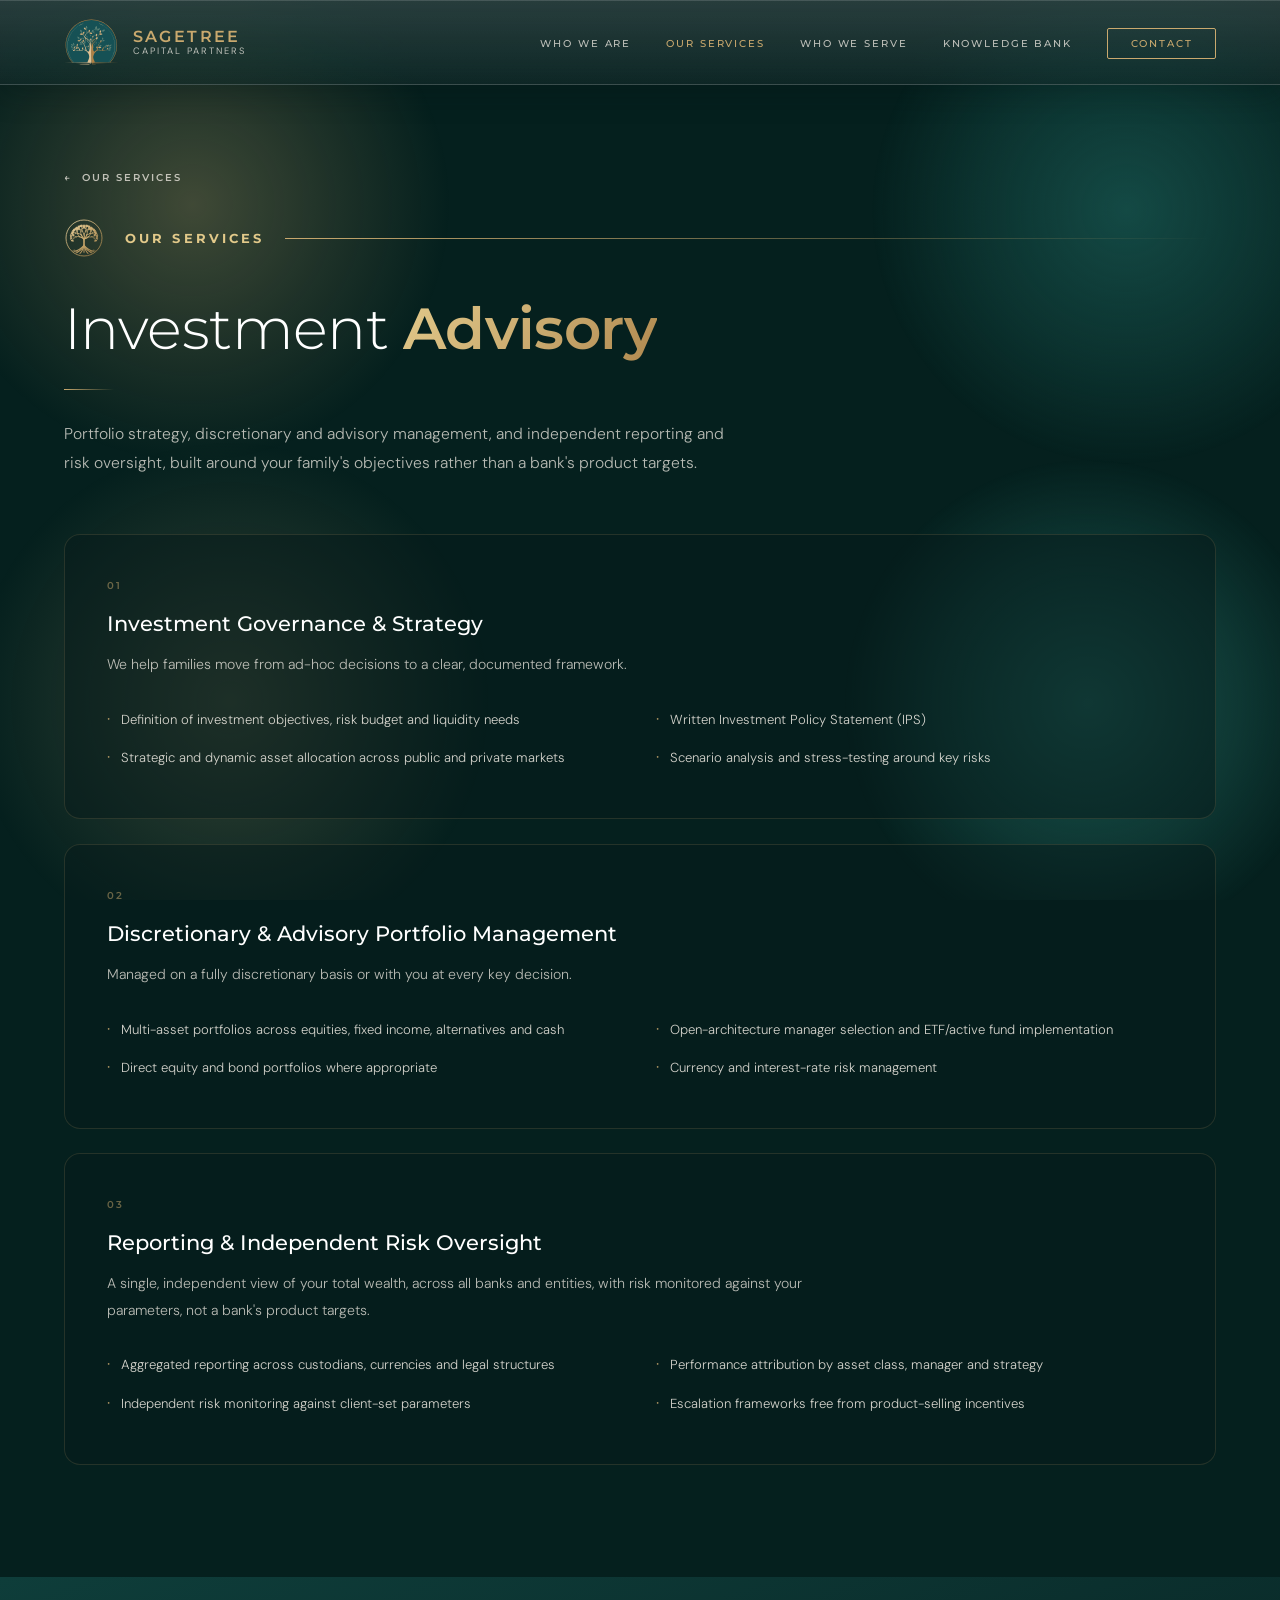
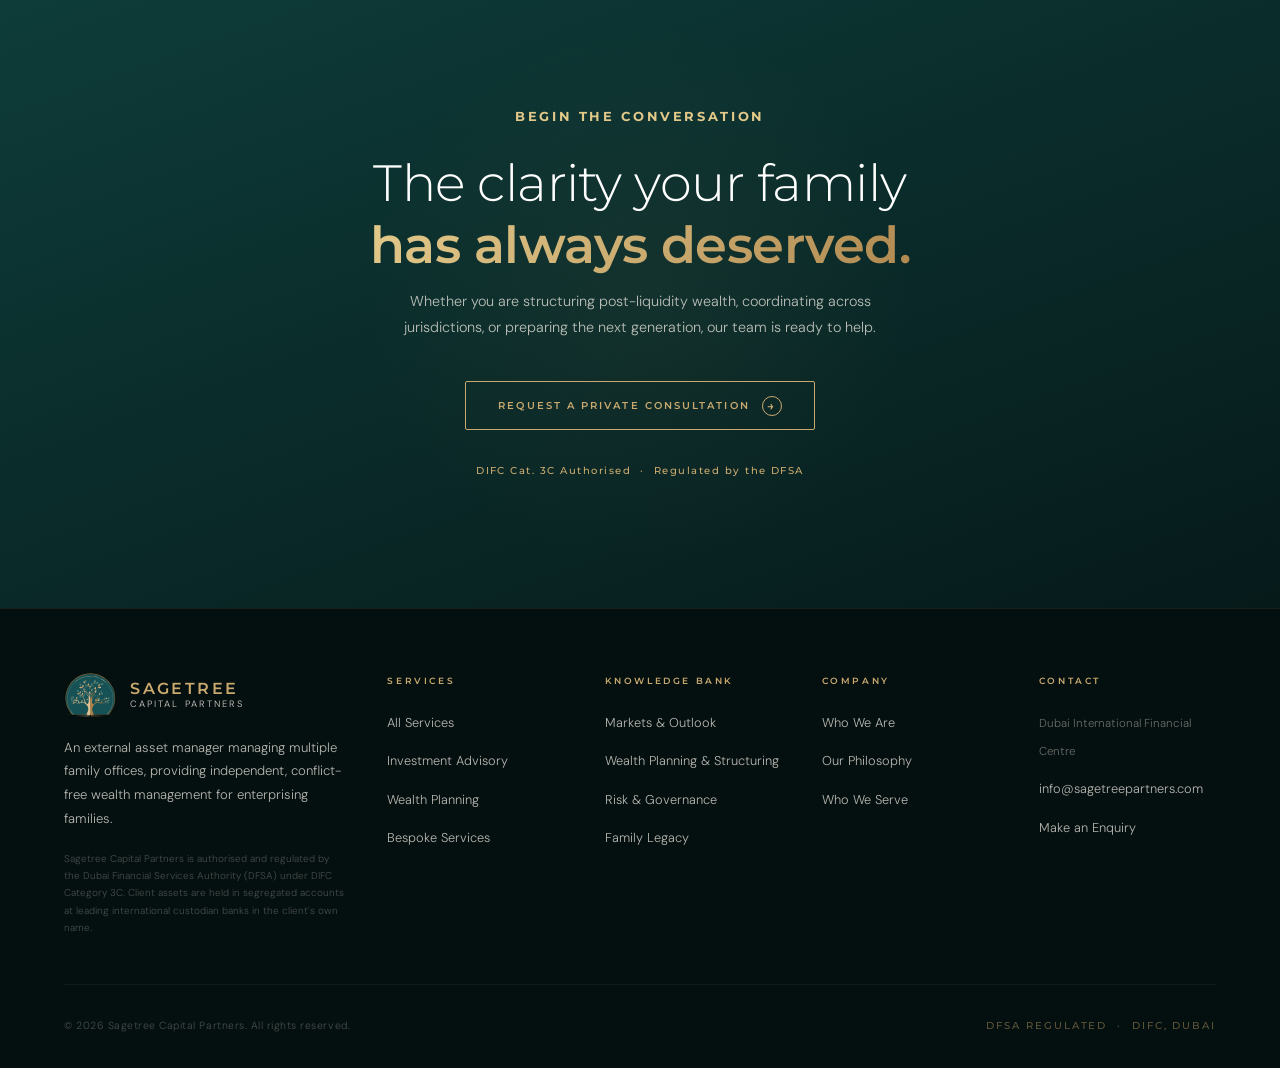
<file: services-investment-advisory.html>
<!DOCTYPE html>
<html lang="en">
<head>
  <meta charset="UTF-8" />
  <meta name="viewport" content="width=device-width, initial-scale=1.0" />
  <title>Investment Advisory | Sagetree Capital Partners</title>
  <link rel="icon" type="image/svg+xml" href="favicon.svg" />
  <link rel="icon" type="image/png" sizes="32x32" href="favicon-32.png" />
  <link rel="icon" href="favicon.ico" sizes="any" />
  <link rel="apple-touch-icon" href="apple-touch-icon.png" />
  <meta name="description" content="Portfolio strategy, discretionary and advisory management, and independent reporting and risk oversight, built around your family&#x27;s objectives rather than a bank&#x27;s product targets." />
  <meta property="og:type" content="website" />
  <meta property="og:site_name" content="Sagetree Capital Partners" />
  <meta property="og:title" content="Investment Advisory | Sagetree Capital Partners" />
  <meta property="og:description" content="Portfolio strategy, discretionary and advisory management, and independent reporting and risk oversight, built around your family&#x27;s objectives rather than a bank&#x27;s product targets." />
  <meta property="og:url" content="https://www.sagetreepartners.com/services-investment-advisory.html" />
  <meta property="og:image" content="https://www.sagetreepartners.com/og-image.png" />
  <meta property="og:image:width" content="1200" />
  <meta property="og:image:height" content="630" />
  <meta property="og:image:alt" content="Sagetree Capital Partners" />
  <meta name="twitter:card" content="summary_large_image" />
  <meta name="twitter:title" content="Investment Advisory | Sagetree Capital Partners" />
  <meta name="twitter:description" content="Portfolio strategy, discretionary and advisory management, and independent reporting and risk oversight, built around your family&#x27;s objectives rather than a bank&#x27;s product targets." />
  <meta name="twitter:image" content="https://www.sagetreepartners.com/og-image.png" />
  <link rel="canonical" href="https://www.sagetreepartners.com/services-investment-advisory.html" />
  <link rel="preconnect" href="https://fonts.googleapis.com" />
  <link rel="preconnect" href="https://fonts.gstatic.com" crossorigin />
  <link href="https://fonts.googleapis.com/css2?family=Montserrat:wght@200;300;400;500;600;700&family=DM+Sans:ital,wght@0,300;0,400;0,500;1,300&display=swap" rel="stylesheet" />
  <style>
    *, *::before, *::after { box-sizing: border-box; margin: 0; padding: 0; }
    :root {
      --teal-deep:  #082828; --teal-mid: #0e3d3a; --teal-light: #1a5550;
      --gold: #c9a96e; --gold-light: #e2c98a; --gold-glow: rgba(201,169,110,0.25);
      --cream: #f5f0e8; --white: #ffffff; --muted: rgba(245,240,232,0.74);
      --heading: 'Montserrat', sans-serif; --body: 'DM Sans', sans-serif;
      --hdr: 90px;
    }
    html { scroll-behavior: smooth; background: #05201e; }
    /* ── AMBIENT BACKGROUND GLOW ──────────────────── */
    .bg { position: fixed; inset: 0; z-index: -1; pointer-events: none; overflow: hidden; }
    .bg .orb { position: absolute; will-change: transform; }
    .bg .orb i { display: block; width: 100%; height: 100%; border-radius: 50%; will-change: transform, opacity; }
    .orb.a { width: 46vw; height: 46vw; top: -10vh; left: -8vw; }
    .orb.a i { background: radial-gradient(circle at center, rgba(201,169,110,0.30) 0%, rgba(201,169,110,0.13) 34%, transparent 62%); animation: breatheA 11s ease-in-out infinite; }
    .orb.b { width: 44vw; height: 44vw; top: -8vh; right: -10vw; }
    .orb.b i { background: radial-gradient(circle at center, rgba(26,90,84,0.72) 0%, rgba(26,90,84,0.32) 38%, transparent 64%); animation: breatheB 14s ease-in-out infinite; }
    .orb.c { width: 48vw; height: 48vw; bottom: -12vh; left: -6vw; }
    .orb.c i { background: radial-gradient(circle at center, rgba(226,201,138,0.22) 0%, rgba(226,201,138,0.09) 34%, transparent 60%); animation: breatheC 12.5s ease-in-out infinite; }
    .orb.d { width: 42vw; height: 42vw; bottom: -8vh; right: -6vw; }
    .orb.d i { background: radial-gradient(circle at center, rgba(32,100,92,0.78) 0%, rgba(32,100,92,0.34) 40%, transparent 64%); animation: breatheD 15.5s ease-in-out infinite; }
    @keyframes breatheA { 0%,100% { transform: translate(0,0) scale(0.9); opacity: .45 } 50% { transform: translate(3vw,2vh) scale(1.22); opacity: .95 } }
    @keyframes breatheB { 0%,100% { transform: translate(0,0) scale(1.16); opacity: .92 } 50% { transform: translate(-2vw,-2vh) scale(0.84); opacity: .5 } }
    @keyframes breatheC { 0%,100% { transform: translate(0,0) scale(0.88); opacity: .5 } 50% { transform: translate(2vw,-3vh) scale(1.18); opacity: .92 } }
    @keyframes breatheD { 0%,100% { transform: translate(0,0) scale(1.12); opacity: .55 } 50% { transform: translate(-3vw,2vh) scale(0.88); opacity: .95 } }
    @media (prefers-reduced-motion: reduce) { .bg .orb i { animation: none; } }
    body { background: transparent; color: var(--cream); font-family: var(--body); font-weight: 300; line-height: 1.75; overflow-x: hidden; }
    ::-webkit-scrollbar { width: 4px; } ::-webkit-scrollbar-track { background: var(--teal-deep); } ::-webkit-scrollbar-thumb { background: var(--gold); border-radius: 2px; }

    /* ── NAV ───────────────────────────────────────── */
    nav { position: fixed; top: 0; left: 0; right: 0; z-index: 999; display: flex; align-items: center; justify-content: space-between; padding: 1.2rem 4rem; background: linear-gradient(180deg, rgba(255,255,255,0.14) 0%, rgba(255,255,255,0.04) 100%), linear-gradient(180deg, rgba(6,28,28,0.72) 0%, rgba(6,28,28,0.62) 100%); backdrop-filter: blur(22px) saturate(180%); -webkit-backdrop-filter: blur(22px) saturate(180%); border-bottom: 1px solid rgba(255,255,255,0.09); box-shadow: 0 8px 30px rgba(3,18,18,0.28), inset 0 1px 0 rgba(255,255,255,0.14); transition: padding 0.4s ease, background 0.4s ease, box-shadow 0.4s ease, backdrop-filter 0.4s ease; }
    nav.scrolled { padding: 0.8rem 4rem; background: linear-gradient(180deg, rgba(255,255,255,0.16) 0%, rgba(255,255,255,0.05) 100%), linear-gradient(180deg, rgba(6,28,28,0.86) 0%, rgba(6,28,28,0.78) 100%); backdrop-filter: blur(30px) saturate(190%); -webkit-backdrop-filter: blur(30px) saturate(190%); box-shadow: 0 10px 38px rgba(3,18,18,0.40), inset 0 1px 0 rgba(255,255,255,0.16); }
    .nav-logo { display: flex; align-items: center; gap: 0.85rem; text-decoration: none; }
    .nav-logo img { height: 46px; width: auto; object-fit: contain; }
    .nav-logo-text { display: flex; flex-direction: column; line-height: 1.15; }
    .nav-logo-text span:first-child { font-family: var(--heading); font-size: 1rem; font-weight: 600; letter-spacing: 0.15em; text-transform: uppercase; color: var(--gold); }
    .nav-logo-text span:last-child { font-size: 0.58rem; font-weight: 400; letter-spacing: 0.22em; text-transform: uppercase; color: var(--muted); }
    .nav-links { display: flex; align-items: center; gap: 2.2rem; list-style: none; }
    .nav-links a { text-decoration: none; font-family: var(--heading); font-size: 0.65rem; font-weight: 500; letter-spacing: 0.18em; text-transform: uppercase; color: var(--muted); transition: color 0.3s; position: relative; }
    .nav-links a::after { content: ''; position: absolute; bottom: -4px; left: 0; right: 0; height: 1px; background: var(--gold); transform: scaleX(0); transform-origin: left; transition: transform 0.3s ease; }
    .nav-links a:hover { color: var(--gold); } .nav-links a:hover::after { transform: scaleX(1); }
    .nav-cta { padding: 0.5rem 1.4rem !important; border: 1px solid var(--gold) !important; color: var(--gold) !important; border-radius: 2px; transition: background 0.3s, color 0.3s, box-shadow 0.3s !important; cursor: pointer; }
    .nav-cta:hover { background: var(--gold) !important; color: var(--teal-deep) !important; box-shadow: 0 0 18px var(--gold-glow) !important; }
    .nav-cta::after { display: none !important; }

    /* ── HERO (VIDEO) ──────────────────────────────── */
    .hero { min-height: 100vh; display: flex; flex-direction: column; justify-content: flex-end; padding: calc(var(--hdr) + 1.5rem) 4rem 5rem; position: relative; overflow: hidden; background: var(--teal-deep); }
    .hero-video-wrap { position: absolute; top: var(--hdr); left: 0; right: 0; bottom: 0; z-index: 0; }
    .hero-video-wrap video { width: 100%; height: 100%; object-fit: cover; object-position: center top; opacity: 0.75; }
    .hero-overlay { position: absolute; top: var(--hdr); left: 0; right: 0; bottom: 0; background: linear-gradient(to top, rgba(8,40,40,0.85) 0%, rgba(8,40,40,0.2) 50%, rgba(8,40,40,0.15) 100%); z-index: 1; }
    .hero-content { position: relative; z-index: 2; max-width: 760px; display: flex; flex-direction: column; flex: 1; justify-content: space-between; }
    .hero-label { font-family: var(--heading); font-size: 0.68rem; font-weight: 600; letter-spacing: 0.24em; text-transform: uppercase; color: var(--gold-light); margin-bottom: 0.5rem; display: flex; align-items: center; gap: 1rem; }
    .hero-risk-strip { font-family: var(--heading); font-size: 0.55rem; font-weight: 400; letter-spacing: 0.28em; text-transform: uppercase; color: rgba(245,240,232,0.55); margin-bottom: 0; padding-left: 52px; }
    .hero-label::before { content: ''; display: block; width: 36px; height: 1px; background: var(--gold); }
    .hero-title { font-family: var(--heading); font-size: clamp(2.2rem, 4.5vw, 4rem); font-weight: 300; line-height: 1.18; color: var(--white); margin-bottom: 1rem; letter-spacing: -0.01em; text-shadow: 0 2px 20px rgba(6,28,28,0.7); }
    .hero-title strong { font-weight: 600; color: var(--gold); }
    .hero-tagline { font-family: var(--heading); font-size: 0.75rem; font-weight: 400; letter-spacing: 0.2em; text-transform: uppercase; color: var(--gold); opacity: 0.9; margin-bottom: 2rem; text-shadow: 0 1px 8px rgba(6,28,28,0.8); }
    .hero-subtitle { font-size: 0.95rem; font-weight: 300; line-height: 1.85; color: var(--muted); max-width: 580px; margin-bottom: 1.6rem; }
    .hero-bullets { list-style: none; margin-bottom: 2.8rem; }
    .hero-bullets li { font-size: 0.82rem; font-weight: 300; color: var(--muted); padding: 0.35rem 0; display: flex; align-items: flex-start; gap: 0.75rem; }
    .hero-bullets li::before { content: '·'; color: var(--gold); flex-shrink: 0; margin-top: 0.05rem; font-size: 1.4rem; line-height: 0.5; }
    .hero-actions { display: flex; align-items: center; gap: 2rem; flex-wrap: wrap; }
    .hero-pillars { position: absolute; bottom: 2.5rem; right: 4rem; display: flex; gap: 3rem; z-index: 2; }
    .hero-pillar { font-family: var(--heading); font-size: 0.58rem; font-weight: 500; letter-spacing: 0.3em; text-transform: uppercase; color: var(--gold); opacity: 0.6; }

    /* ── BUTTONS ───────────────────────────────────── */
    .btn-primary { display: inline-flex; align-items: center; gap: 0.75rem; padding: 0.85rem 2rem; background: transparent; border: 1px solid var(--gold); color: var(--gold); text-decoration: none; font-family: var(--heading); font-size: 0.65rem; font-weight: 600; letter-spacing: 0.2em; text-transform: uppercase; border-radius: 2px; transition: all 0.35s ease; position: relative; overflow: hidden; cursor: pointer; }
    .btn-primary::before { content: ''; position: absolute; inset: 0; background: var(--gold); transform: translateX(-101%); transition: transform 0.35s ease; z-index: 0; }
    .btn-primary span, .btn-primary .arrow-icon { position: relative; z-index: 1; }
    .btn-primary:hover { color: var(--teal-deep); box-shadow: 0 0 24px var(--gold-glow); } .btn-primary:hover::before { transform: translateX(0); }
    .arrow-icon { width: 20px; height: 20px; border: 1px solid currentColor; border-radius: 50%; display: flex; align-items: center; justify-content: center; font-size: 0.75rem; transition: transform 0.3s; }
    .btn-primary:hover .arrow-icon { transform: rotate(45deg); }
    .btn-ghost { font-family: var(--heading); font-size: 0.65rem; font-weight: 500; letter-spacing: 0.18em; text-transform: uppercase; color: var(--muted); text-decoration: none; display: flex; align-items: center; gap: 0.5rem; transition: color 0.3s; background: none; border: none; cursor: pointer; }
    .btn-ghost:hover { color: var(--gold); }

    /* ── SECTION COMMONS ───────────────────────────── */
    section { padding: 7rem 4rem; }
    .section-label { font-family: var(--heading); font-size: 0.82rem; font-weight: 700; letter-spacing: 0.2em; text-transform: uppercase; color: var(--gold-light); margin-bottom: 1.4rem; display: flex; align-items: center; gap: 1rem; }
    .who-sub .section-label { font-size: 0.72rem; font-weight: 600; }
    .section-label::before { content: ''; display: inline-block; width: 34px; height: 1px; background: var(--gold-light); }
    .chapter-bar { display: flex; align-items: center; gap: 1.3rem; margin-bottom: 2.4rem; }
    .cb-num { font-family: var(--heading); font-size: 1.5rem; font-weight: 300; line-height: 1; background: linear-gradient(125deg, var(--gold-light) 0%, var(--gold) 55%, #b0894f 100%); -webkit-background-clip: text; background-clip: text; -webkit-text-fill-color: transparent; color: transparent; }
    .cb-name { font-family: var(--heading); font-size: 0.82rem; font-weight: 700; letter-spacing: 0.24em; text-transform: uppercase; color: var(--gold-light); white-space: nowrap; }
    .cb-rule { flex: 1; height: 1px; background: linear-gradient(90deg, var(--gold), transparent); }
    .cb-tree { display: inline-flex; align-items: center; }
    .cb-tree svg { width: 40px; height: 40px; display: block; }
    .section-title { font-family: var(--heading); font-size: clamp(1.8rem, 3vw, 2.6rem); font-weight: 300; line-height: 1.25; color: var(--white); margin-bottom: 1rem; letter-spacing: -0.01em; }
    .section-title strong { font-weight: 600; background: linear-gradient(125deg, var(--gold-light) 0%, var(--gold) 55%, #b0894f 100%); -webkit-background-clip: text; background-clip: text; -webkit-text-fill-color: transparent; color: transparent; }
    .who-sub .section-title strong { background: none; -webkit-text-fill-color: var(--white); color: var(--white); }
    .section-tagline { font-family: var(--heading); font-size: 0.68rem; font-weight: 500; letter-spacing: 0.22em; text-transform: uppercase; color: var(--gold); opacity: 0.7; margin-bottom: 1rem; }
    .section-desc { font-size: 0.9rem; font-weight: 300; color: var(--muted); line-height: 1.9; max-width: 600px; }
    .gold-line { width: 50px; height: 1px; background: linear-gradient(90deg, var(--gold), transparent); margin: 1.8rem 0; }

    /* ── STATS ─────────────────────────────────────── */
    .stats-section { padding: 5rem 4rem; }
    .stats-grid { display: grid; grid-template-columns: repeat(4,1fr); gap: 1.5rem; perspective: 1200px; }
    .stat-card { position: relative; background: rgba(6,26,26,0.55); backdrop-filter: blur(18px) saturate(150%); -webkit-backdrop-filter: blur(18px) saturate(150%); border: 1px solid rgba(201,169,110,0.18); border-radius: 16px; padding: 2.4rem 1.8rem; min-height: 190px; display: flex; align-items: flex-start; overflow: hidden; transform-style: preserve-3d; transition: transform 0.2s ease, box-shadow 0.4s ease, border-color 0.4s ease; will-change: transform; box-shadow: inset 0 1px 0 rgba(255,255,255,0.04); }
    .stat-card::before { content: ''; position: absolute; inset: 0; background: radial-gradient(340px circle at var(--mx,50%) var(--my,0%), rgba(201,169,110,0.18), transparent 60%); opacity: 0; transition: opacity 0.4s; pointer-events: none; }
    .stat-card:hover { border-color: rgba(201,169,110,0.5); box-shadow: 0 26px 55px -22px rgba(0,0,0,0.7), 0 0 34px rgba(201,169,110,0.10); }
    .stat-card:hover::before { opacity: 1; }
    .stat-card-inner { transform: translateZ(26px); display: flex; flex-direction: column; position: relative; z-index: 1; }
    .stat-number { font-family: var(--heading); font-size: clamp(2rem, 3.3vw, 3rem); font-weight: 300; line-height: 1; display: block; margin-bottom: 0.9rem; letter-spacing: -0.02em; background: linear-gradient(125deg, var(--gold-light) 0%, var(--gold) 55%, #b0894f 100%); -webkit-background-clip: text; background-clip: text; -webkit-text-fill-color: transparent; color: transparent; }
    .stat-number--sm { font-size: clamp(1.25rem, 1.9vw, 1.65rem); line-height: 1.18; }
    .stat-label { font-family: var(--heading); font-size: 0.62rem; font-weight: 500; letter-spacing: 0.18em; text-transform: uppercase; color: var(--muted); line-height: 1.6; }

    /* ── WHO WE ARE ────────────────────────────────── */
    #serve { scroll-margin-top: 110px; }
    .who-sub { margin-top: 5rem; padding-top: 5rem; scroll-margin-top: 100px; }
    .serve-grid { display: grid; grid-template-columns: 1fr 1fr; gap: 0 4rem; margin-top: 2.5rem; }
    .who-grid { display: grid; grid-template-columns: 1fr 1fr; gap: 6rem; align-items: start; }
    .who-left { }
    .who-body { font-size: 0.9rem; font-weight: 300; color: var(--muted); line-height: 1.95; }
    .who-body p + p { margin-top: 1.2rem; }
    .who-highlight { background: var(--teal-mid); border-left: 2px solid var(--gold); padding: 1.5rem 2rem; margin: 2rem 0; font-size: 0.88rem; font-weight: 400; color: var(--cream); line-height: 1.8; font-style: italic; }
    .who-right { }
    .clients-title { font-family: var(--heading); font-size: 0.6rem; font-weight: 600; letter-spacing: 0.3em; text-transform: uppercase; color: var(--gold); margin-bottom: 1.5rem; }
    .client-type { padding: 1.4rem 0; display: flex; align-items: flex-start; gap: 1rem; }
    .client-type:last-child { border-bottom: none; }
    .client-type-icon { color: var(--gold); font-size: 0.7rem; margin-top: 0.2rem; flex-shrink: 0; }
    .client-type-text { font-size: 0.85rem; font-weight: 300; color: var(--muted); line-height: 1.7; }
    .client-type-text strong { font-weight: 500; color: var(--cream); display: block; margin-bottom: 0.2rem; font-size: 0.88rem; }
    .who-intro-grid { display: grid; grid-template-columns: 1.25fr 0.9fr; gap: 5rem; align-items: center; }
    .who-pull { position: relative; padding-left: 2rem; }
    .who-pull::before { content: '\201C'; position: absolute; top: -3rem; left: -1rem; font-family: var(--heading); font-size: 8rem; line-height: 1; color: var(--gold); opacity: 0.22; pointer-events: none; }
    .who-pull blockquote { margin: 0; }
    .who-pull blockquote p { font-family: var(--heading); font-weight: 300; font-size: 1.5rem; line-height: 1.62; color: var(--cream); }
    .who-pull-rule { width: 56px; height: 2px; background: linear-gradient(90deg, var(--gold), transparent); margin-top: 1.8rem; }

    /* ── SERVICES ──────────────────────────────────── */
    .services-header { display: grid; grid-template-columns: 1fr 1fr; gap: 4rem; align-items: end; margin-bottom: 4rem; }
    .services-grid { display: grid; grid-template-columns: repeat(3, 1fr); gap: 1px; background: rgba(201,169,110,0.08); }
    .service-card { background: rgba(8,40,40,0.95); padding: 2.5rem; position: relative; overflow: hidden; transition: background 0.4s; cursor: default; }
    .service-card::before { content: ''; position: absolute; top: 0; left: 0; right: 0; height: 2px; background: var(--gold); transform: scaleX(0); transform-origin: left; transition: transform 0.5s ease; }
    .service-card:hover { background: rgba(14,61,58,0.95); } .service-card:hover::before { transform: scaleX(1); }
    .service-card.wide { grid-column: span 2; }
    .service-num { font-family: var(--heading); font-size: 0.62rem; font-weight: 600; letter-spacing: 0.2em; color: var(--gold); opacity: 0.45; margin-bottom: 1.2rem; }
    .service-title { font-family: var(--heading); font-size: 1.05rem; font-weight: 500; color: var(--white); margin-bottom: 0.9rem; line-height: 1.35; }
    .service-desc { font-size: 0.82rem; font-weight: 300; color: var(--muted); line-height: 1.85; margin-bottom: 1.5rem; }
    .service-bullets { list-style: none; }
    .service-bullets li { font-size: 0.78rem; font-weight: 300; color: var(--muted); padding: 0.3rem 0; display: flex; gap: 0.7rem; align-items: flex-start; line-height: 1.6; }
    .service-bullets li::before { content: '·'; color: var(--gold); flex-shrink: 0; font-size: 1.1rem; line-height: 1.2; }

    /* ── PHILOSOPHY ────────────────────────────────── */
    .philosophy-section { background: var(--teal-deep); }
    .philosophy-grid { display: grid; grid-template-columns: 1fr 1fr; gap: 6rem; align-items: start; margin-top: 3.5rem; }
    .philosophy-block { background: rgba(6,26,26,0.42); border: 1px solid rgba(201,169,110,0.16); border-radius: 12px; padding: 1.9rem 2rem; position: relative; overflow: hidden; transition: border-color 0.35s, box-shadow 0.35s; will-change: transform; }
    .philosophy-block:hover { border-color: rgba(201,169,110,0.42); box-shadow: 0 18px 38px -20px rgba(0,0,0,0.65); }
    .philosophy-block + .philosophy-block { margin-top: 1.6rem; }
    .philosophy-block::before, .philosophy-right::before { content: ''; position: absolute; inset: 0; z-index: 0; background: radial-gradient(300px circle at var(--mx,50%) var(--my,0%), rgba(201,169,110,0.16), transparent 60%); opacity: 0; transition: opacity 0.4s; pointer-events: none; }
    .philosophy-block:hover::before, .philosophy-right:hover::before { opacity: 1; }
    .philosophy-block > *, .philosophy-right > * { position: relative; z-index: 1; }
    .phil-title { font-family: var(--heading); font-size: 0.95rem; font-weight: 600; color: var(--white); margin-bottom: 0.6rem; }
    .phil-desc { font-size: 0.85rem; font-weight: 300; color: var(--muted); line-height: 1.9; }
    .phil-points { list-style: none; margin-top: 0.8rem; }
    .phil-points li { font-size: 0.82rem; font-weight: 300; color: var(--muted); padding: 0.28rem 0; display: flex; gap: 0.7rem; }
    .phil-points li::before { content: '·'; color: var(--gold); flex-shrink: 0; font-size: 1.4rem; line-height: 0.5; }
    .philosophy-right { background: rgba(14,61,58,0.45); backdrop-filter: blur(16px) saturate(150%); -webkit-backdrop-filter: blur(16px) saturate(150%); padding: 3rem; border: 1px solid rgba(201,169,110,0.12); border-radius: 14px; position: relative; overflow: hidden; transition: border-color 0.35s, box-shadow 0.35s; will-change: transform; }
    .philosophy-right:hover { border-color: rgba(201,169,110,0.4); box-shadow: 0 26px 55px -22px rgba(0,0,0,0.7); }
    .phil-quote { font-family: var(--heading); font-size: 1.5rem; font-weight: 200; color: var(--white); line-height: 1.45; margin-bottom: 2rem; letter-spacing: -0.01em; }
    .phil-quote em { font-style: italic; color: var(--gold); }

    /* ── PROCESS ───────────────────────────────────── */
    .process-section { background: var(--teal-mid); }
    .process-num { font-family: var(--heading); font-size: 2.5rem; font-weight: 200; color: var(--gold); opacity: 0.25; line-height: 1; margin-bottom: 1.2rem; display: block; }
    .process-title { font-family: var(--heading); font-size: 0.78rem; font-weight: 600; letter-spacing: 0.1em; text-transform: uppercase; color: var(--white); margin-bottom: 0.8rem; }
    .process-desc { font-size: 0.78rem; font-weight: 300; color: var(--muted); line-height: 1.75; }

    /* ── CUSTODY / REGULATORY ──────────────────────── */
    .custody-section { background: #061a1a; padding: 5rem 4rem; }
    .custody-inner { display: grid; grid-template-columns: 1fr 1fr; gap: 5rem; align-items: center; }
    .custody-text { }
    .custody-badge { display: inline-flex; align-items: center; gap: 0.8rem; background: rgba(201,169,110,0.08); border: 1px solid rgba(201,169,110,0.2); padding: 0.7rem 1.2rem; margin-bottom: 2rem; }
    .custody-badge-dot { width: 6px; height: 6px; border-radius: 50%; background: var(--gold); }
    .custody-badge-text { font-family: var(--heading); font-size: 0.6rem; font-weight: 600; letter-spacing: 0.25em; text-transform: uppercase; color: var(--gold); }
    .custody-body { font-size: 0.88rem; font-weight: 300; color: var(--muted); line-height: 1.9; }
    .custody-body p + p { margin-top: 1rem; }
    .custody-right { }
    .fit-card { padding: 2rem; border: 1px solid rgba(201,169,110,0.15); margin-bottom: 1rem; }
    .fit-card-title { font-family: var(--heading); font-size: 0.65rem; font-weight: 600; letter-spacing: 0.2em; text-transform: uppercase; color: var(--gold); margin-bottom: 0.8rem; }
    .fit-card-body { font-size: 0.84rem; font-weight: 300; color: var(--muted); line-height: 1.8; }

    /* ── CTA ───────────────────────────────────────── */
    .cta-section { background: linear-gradient(160deg, var(--teal-mid) 0%, #061a1a 100%); text-align: center; padding: 8rem 4rem; position: relative; overflow: hidden; }
    .cta-section::before { content: ''; position: absolute; top: 50%; left: 50%; transform: translate(-50%,-50%); width: 600px; height: 600px; background: radial-gradient(circle, rgba(201,169,110,0.05) 0%, transparent 65%); pointer-events: none; }
    .cta-label { font-family: var(--heading); font-size: 0.82rem; font-weight: 700; letter-spacing: 0.2em; text-transform: uppercase; color: var(--gold-light); margin-bottom: 1.5rem; position: relative; z-index: 1; }
    .cta-title { font-family: var(--heading); font-size: clamp(2rem, 4vw, 3.2rem); font-weight: 300; color: var(--white); line-height: 1.2; margin-bottom: 0.8rem; letter-spacing: -0.01em; position: relative; z-index: 1; }
    .cta-title strong { font-weight: 600; background: linear-gradient(125deg, var(--gold-light) 0%, var(--gold) 55%, #b0894f 100%); -webkit-background-clip: text; background-clip: text; -webkit-text-fill-color: transparent; color: transparent; }
    .cta-tagline { font-family: var(--heading); font-size: 0.72rem; font-weight: 400; letter-spacing: 0.22em; text-transform: uppercase; color: var(--gold); opacity: 0.65; margin-bottom: 1.5rem; position: relative; z-index: 1; }
    .cta-sub { font-size: 0.9rem; font-weight: 300; color: var(--muted); max-width: 500px; margin: 0 auto 2.5rem; line-height: 1.85; position: relative; z-index: 1; }
    .cta-minimum { font-family: var(--heading); font-size: 0.62rem; font-weight: 500; letter-spacing: 0.15em; color: var(--gold); opacity: 0.5; margin-top: 2rem; position: relative; z-index: 1; }
    .cta-buttons { display: flex; gap: 1.5rem; justify-content: center; flex-wrap: wrap; position: relative; z-index: 1; }

    /* ── FOOTER ────────────────────────────────────── */
    footer { background: #040f0f; border-top: 1px solid rgba(201,169,110,0.1); padding: 4rem 4rem 2rem; }
    .footer-grid { display: grid; grid-template-columns: 1.6fr 1fr 1fr 1fr 1fr; gap: 2.5rem; margin-bottom: 3rem; }
    .footer-tagline { font-size: 0.82rem; font-weight: 300; color: var(--muted); line-height: 1.8; margin-bottom: 1.2rem; }
    .footer-regulatory { font-size: 0.62rem; font-weight: 300; color: rgba(245,240,232,0.28); line-height: 1.75; }
    .footer-col-title { font-family: var(--heading); font-size: 0.58rem; font-weight: 600; letter-spacing: 0.28em; text-transform: uppercase; color: var(--gold); margin-bottom: 1.2rem; }
    .footer-links { list-style: none; } .footer-links li { margin-bottom: 0.65rem; }
    .footer-links a { font-size: 0.8rem; font-weight: 300; color: var(--muted); text-decoration: none; transition: color 0.3s; } .footer-links a:hover { color: var(--gold); }
    .footer-bottom { border-top: 1px solid rgba(201,169,110,0.08); padding-top: 2rem; display: flex; justify-content: space-between; align-items: center; }
    .footer-copy { font-size: 0.65rem; font-weight: 300; color: rgba(245,240,232,0.28); letter-spacing: 0.05em; }
    .footer-difc { font-family: var(--heading); font-size: 0.6rem; font-weight: 500; letter-spacing: 0.2em; text-transform: uppercase; color: var(--gold); opacity: 0.45; }

    /* ── MODAL ─────────────────────────────────────── */
    .modal-overlay { position: fixed; inset: 0; z-index: 2000; background: rgba(4,15,15,0.9); backdrop-filter: blur(12px); display: flex; align-items: center; justify-content: center; opacity: 0; pointer-events: none; transition: opacity 0.4s ease; }
    .modal-overlay.open { opacity: 1; pointer-events: all; }
    .modal { background: linear-gradient(145deg, #0e3d3a, #082828); border: 1px solid rgba(201,169,110,0.18); width: 90%; max-width: 820px; display: grid; grid-template-columns: 1fr 1.2fr; position: relative; transform: translateY(30px); transition: transform 0.4s ease; overflow: hidden; }
    .modal-overlay.open .modal { transform: translateY(0); }
    .modal-close { position: absolute; top: 1.2rem; right: 1.4rem; background: none; border: none; color: var(--muted); font-size: 1.4rem; cursor: pointer; transition: color 0.3s; z-index: 10; line-height: 1; }
    .modal-close:hover { color: var(--gold); }
    .modal-left { background: linear-gradient(160deg, var(--teal-light), var(--teal-mid)); padding: 3.5rem 2.5rem; display: flex; flex-direction: column; justify-content: space-between; position: relative; overflow: hidden; }
    .modal-left::before { content: ''; position: absolute; bottom: -60px; left: -60px; width: 220px; height: 220px; border: 1px solid rgba(201,169,110,0.15); border-radius: 50%; }
    .modal-left::after { content: ''; position: absolute; bottom: -30px; left: -30px; width: 160px; height: 160px; border: 1px solid rgba(201,169,110,0.1); border-radius: 50%; }
    .modal-left-title { font-family: var(--heading); font-size: 2rem; font-weight: 300; color: var(--white); line-height: 1.25; margin-bottom: 1rem; }
    .modal-left-sub { font-size: 0.82rem; font-weight: 300; color: var(--muted); line-height: 1.8; }
    .modal-pillars { display: flex; flex-direction: column; gap: 0.5rem; margin-top: 2.5rem; }
    .modal-pillar { font-family: var(--heading); font-size: 0.58rem; font-weight: 500; letter-spacing: 0.25em; text-transform: uppercase; color: var(--gold); opacity: 0.7; }
    .modal-right { padding: 3.5rem 2.5rem; }
    .modal-right-title { font-family: var(--heading); font-size: 0.62rem; font-weight: 600; letter-spacing: 0.28em; text-transform: uppercase; color: var(--gold); margin-bottom: 2rem; }
    .form-group { margin-bottom: 1.4rem; }
    .form-group input, .form-group textarea { width: 100%; background: transparent; border: none; border-bottom: 1px solid rgba(201,169,110,0.22); padding: 0.7rem 0; color: var(--cream); font-family: var(--body); font-size: 0.85rem; font-weight: 300; outline: none; transition: border-color 0.3s; }
    .form-group input::placeholder, .form-group textarea::placeholder { color: rgba(245,240,232,0.28); font-size: 0.82rem; }
    .form-group input:focus, .form-group textarea:focus { border-bottom-color: var(--gold); }
    .form-group textarea { resize: vertical; height: 160px; }
    .char-count { font-family: var(--heading); font-size: 0.58rem; color: rgba(245,240,232,0.4); text-align: right; margin-top: 0.45rem; letter-spacing: 0.05em; }
    .char-count.near { color: var(--gold); }
    .input-error { border-bottom-color: rgba(255,100,100,0.6) !important; }
    .form-submit { width: 100%; padding: 0.9rem; background: var(--gold); color: var(--teal-deep); border: none; cursor: pointer; font-family: var(--heading); font-size: 0.65rem; font-weight: 700; letter-spacing: 0.2em; text-transform: uppercase; display: flex; align-items: center; justify-content: center; gap: 0.7rem; transition: background 0.3s, box-shadow 0.3s; margin-top: 0.5rem; }
    .form-submit:hover { background: var(--gold-light); box-shadow: 0 0 22px var(--gold-glow); }
    .form-note { font-size: 0.58rem; color: rgba(245,240,232,0.28); margin-top: 0.9rem; line-height: 1.65; }
    .form-success { display: none; text-align: center; padding: 3rem 0; }
    .form-success.show { display: block; }
    .form-success-icon { font-size: 2.2rem; margin-bottom: 1rem; color: var(--gold); }
    .form-success-title { font-family: var(--heading); font-size: 1.4rem; font-weight: 300; color: var(--white); margin-bottom: 0.5rem; }
    .form-success-sub { font-size: 0.8rem; color: var(--muted); line-height: 1.7; }

    /* Mobile hero title - hidden on desktop */
    .hero-mobile-title { display: none; font-family: var(--heading); font-size: 2.2rem; font-weight: 300; line-height: 1.2; color: var(--white); margin-bottom: 0.8rem; letter-spacing: -0.01em; }
    .hero-mobile-title strong { font-weight: 600; color: var(--gold); }

    /* ── OUR MANDATE ──────────────────────────────── */
    .mandate-section { background: #061a1a; padding: 7rem 4rem; }
    .mandate-inner { display: grid; grid-template-columns: 1fr 1.2fr; gap: 5rem; align-items: start; }
    .mandate-text { }
    .mandate-body { font-size: 0.88rem; font-weight: 300; color: var(--muted); line-height: 1.9; }
    .mandate-pillars { display: grid; grid-template-columns: 1fr 1fr; gap: 1rem; perspective: 1200px; }
    .mandate-pillar { padding: 2rem; border: 1px solid rgba(201,169,110,0.15); border-radius: 14px; background: rgba(14,61,58,0.3); backdrop-filter: blur(16px) saturate(150%); -webkit-backdrop-filter: blur(16px) saturate(150%); position: relative; overflow: hidden; will-change: transform; transform-style: preserve-3d; transition: transform 0.2s ease, border-color 0.4s, box-shadow 0.4s; }
    .mandate-pillar:hover { border-color: rgba(201,169,110,0.5); box-shadow: 0 24px 50px -22px rgba(0,0,0,0.65); }
    .mandate-pillar::before { content: ''; position: absolute; inset: 0; z-index: 0; background: radial-gradient(320px circle at var(--mx,50%) var(--my,0%), rgba(201,169,110,0.16), transparent 60%); opacity: 0; transition: opacity 0.4s; pointer-events: none; }
    .mandate-pillar:hover::before { opacity: 1; }
    .mandate-pillar > * { position: relative; z-index: 1; }
    .mandate-num { font-family: var(--heading); font-size: 0.62rem; font-weight: 600; letter-spacing: 0.2em; color: var(--gold); opacity: 0.45; margin-bottom: 0.9rem; }
    .mandate-title { font-family: var(--heading); font-size: 0.98rem; font-weight: 500; color: var(--white); margin-bottom: 0.7rem; line-height: 1.35; }
    .mandate-desc { font-size: 0.8rem; font-weight: 300; color: var(--muted); line-height: 1.75; }

    /* ── KNOWLEDGE BANK ───────────────────────────── */
    .knowledge-section { padding: 7rem 4rem; }
    .knowledge-header { display: grid; grid-template-columns: 1fr 1fr; gap: 4rem; align-items: end; margin-bottom: 4rem; }
    .knowledge-featured { display: grid; grid-template-columns: repeat(3,1fr); gap: 1.5rem; margin-bottom: 4rem; }
    .knowledge-card { padding: 2rem; background: rgba(8,40,40,0.45); backdrop-filter: blur(16px) saturate(150%); -webkit-backdrop-filter: blur(16px) saturate(150%); border: 1px solid rgba(201,169,110,0.15); transition: border-color 0.3s, box-shadow 0.4s, background 0.3s; cursor: pointer; position: relative; overflow: hidden; will-change: transform; }
    .knowledge-card:hover { border-color: rgba(201,169,110,0.4); background: rgba(8,40,40,0.75); box-shadow: 0 22px 48px -22px rgba(0,0,0,0.65); }
    .knowledge-card::before { content: ''; position: absolute; inset: 0; z-index: 0; background: radial-gradient(320px circle at var(--mx,50%) var(--my,0%), rgba(201,169,110,0.18), transparent 60%); opacity: 0; transition: opacity 0.4s; pointer-events: none; }
    .knowledge-card:hover::before { opacity: 1; }
    .knowledge-card > * { position: relative; z-index: 1; }
    .knowledge-tag { font-family: var(--heading); font-size: 0.55rem; font-weight: 600; letter-spacing: 0.25em; text-transform: uppercase; color: var(--gold); opacity: 0.75; margin-bottom: 1rem; }
    .knowledge-title { font-family: var(--heading); font-size: 1.15rem; font-weight: 500; color: var(--white); line-height: 1.3; margin-bottom: 0.8rem; }
    .knowledge-excerpt { font-size: 0.82rem; font-weight: 300; color: var(--muted); line-height: 1.8; margin-bottom: 1.5rem; }
    .knowledge-cta { font-family: var(--heading); font-size: 0.6rem; font-weight: 500; letter-spacing: 0.2em; text-transform: uppercase; color: var(--gold); opacity: 0.65; }
    .knowledge-pillar { font-family: var(--heading); font-size: 0.75rem; font-weight: 400; letter-spacing: 0.1em; color: var(--cream); padding: 0.5rem 0; }
    .knowledge-subscribe { display: flex; align-items: center; justify-content: space-between; gap: 2rem; padding: 2rem 0 0; flex-wrap: wrap; }
    .knowledge-subscribe-text { flex: 1; min-width: 260px; }
    .knowledge-subscribe-title { font-family: var(--heading); font-size: 1.05rem; font-weight: 400; color: var(--white); margin-bottom: 0.5rem; }
    .knowledge-subscribe-desc { font-size: 0.82rem; font-weight: 300; color: var(--muted); line-height: 1.75; max-width: 480px; }

    .policy-grid { display: grid; grid-template-columns: repeat(3,1fr); gap: 1px; background: rgba(201,169,110,0.08); margin-top: 4rem; }
    .policy-card { background: var(--teal-deep); padding: 2.5rem; position: relative; transition: background 0.4s; }
    .policy-card::before { content: ''; position: absolute; top: 0; left: 0; right: 0; height: 2px; background: var(--gold); transform: scaleX(0); transform-origin: left; transition: transform 0.4s ease; }
    .policy-card:hover { background: rgba(14,61,58,0.75); }
    .policy-card:hover::before { transform: scaleX(1); }
    .policy-title { font-family: var(--heading); font-size: 0.98rem; font-weight: 500; color: var(--white); margin-bottom: 0.9rem; line-height: 1.35; }
    .policy-desc { font-size: 0.8rem; font-weight: 300; color: var(--muted); line-height: 1.8; margin-bottom: 1.5rem; }
    .policy-cta { font-family: var(--heading); font-size: 0.6rem; font-weight: 500; letter-spacing: 0.22em; text-transform: uppercase; color: var(--gold); text-decoration: none; opacity: 0.75; transition: opacity 0.3s, gap 0.3s; display: inline-flex; align-items: center; gap: 0.5rem; }
    .policy-cta:hover { opacity: 1; gap: 0.8rem; }

    /* ── SERVICES ACCORDION ──────────────────────── */
    .services-accordion { margin-top: 3.5rem; }
    .svc-group { margin-top: 3.5rem; }
    .svc-group:first-child { margin-top: 0; }
    .svc-group-label { font-family: var(--heading); font-size: 0.7rem; font-weight: 600; letter-spacing: 0.28em; text-transform: uppercase; color: var(--gold-light); margin-bottom: 1.2rem; display: flex; align-items: center; gap: 0.9rem; }
    .svc-group-label::before { content: ''; width: 28px; height: 1px; background: var(--gold-light); display: inline-block; }
    .acc-item { border-top: 1px solid rgba(201,169,110,0.14); }
    .acc-item:last-child { border-bottom: 1px solid rgba(201,169,110,0.14); }
    .acc-head { width: 100%; background: none; border: none; cursor: pointer; display: flex; align-items: center; justify-content: space-between; gap: 1rem; padding: 1.5rem 0; text-align: left; }
    .acc-title { font-family: var(--heading); font-size: 1.02rem; font-weight: 500; color: var(--white); transition: color 0.3s; }
    .acc-head:hover .acc-title { color: var(--gold-light); }
    .acc-icon { color: var(--gold); font-size: 1.05rem; line-height: 1; transition: transform 0.35s; flex-shrink: 0; }
    .acc-item.open .acc-icon { transform: rotate(180deg); }
    .acc-body { max-height: 0; overflow: hidden; transition: max-height 0.45s ease; }
    .acc-item.open .acc-body { max-height: 800px; }
    .acc-body-inner { padding: 0 0 1.7rem; max-width: 760px; }

    /* ── SERVICES GROUP CARDS ────────────────────── */
    .svc-groups { display: grid; grid-template-columns: repeat(3,1fr); gap: 1.5rem; margin-top: 3.5rem; perspective: 1200px; }
    .svc-card { display: block; text-decoration: none; position: relative; overflow: hidden; background: rgba(6,26,26,0.4); backdrop-filter: blur(16px) saturate(150%); -webkit-backdrop-filter: blur(16px) saturate(150%); border: 1px solid rgba(201,169,110,0.18); border-radius: 16px; padding: 2.4rem 2rem; transition: transform 0.2s ease, box-shadow 0.4s, border-color 0.4s; will-change: transform; transform-style: preserve-3d; }
    .svc-card::before { content: ''; position: absolute; inset: 0; z-index: 0; background: radial-gradient(340px circle at var(--mx,50%) var(--my,0%), rgba(201,169,110,0.18), transparent 60%); opacity: 0; transition: opacity 0.4s; pointer-events: none; }
    .svc-card:hover { border-color: rgba(201,169,110,0.5); box-shadow: 0 26px 55px -22px rgba(0,0,0,0.7); }
    .svc-card:hover::before { opacity: 1; }
    .svc-card-inner { position: relative; z-index: 1; transform: translateZ(20px); }
    .svc-card-tag { font-family: var(--heading); font-size: 0.6rem; font-weight: 600; letter-spacing: 0.24em; text-transform: uppercase; color: var(--gold-light); margin-bottom: 1rem; }
    .svc-card-title { font-family: var(--heading); font-size: 1.25rem; font-weight: 500; color: var(--white); margin-bottom: 0.9rem; line-height: 1.3; }
    .svc-card-desc { font-size: 0.82rem; font-weight: 300; color: var(--muted); line-height: 1.8; margin-bottom: 1.4rem; }
    .svc-card-list { list-style: none; margin-bottom: 1.6rem; }
    .svc-card-list li { font-size: 0.78rem; font-weight: 300; color: var(--cream); padding: 0.3rem 0; display: flex; gap: 0.6rem; align-items: flex-start; opacity: 0.82; }
    .svc-card-list li::before { content: '\00B7'; color: var(--gold); }
    .svc-card-cta { font-family: var(--heading); font-size: 0.62rem; font-weight: 600; letter-spacing: 0.2em; text-transform: uppercase; color: var(--gold); display: inline-flex; align-items: center; gap: 0.5rem; transition: gap 0.3s; }
    .svc-card:hover .svc-card-cta { gap: 0.85rem; }

    /* ── PROCESS CASCADE ─────────────────────────── */
    .process-cascade { display: flex; gap: 1rem; margin-top: 4rem; }
    .proc-panel { flex: 1; min-width: 0; position: relative; overflow: hidden; background: rgba(6,26,26,0.5); border: 1px solid rgba(201,169,110,0.15); border-radius: 14px; padding: 2.2rem 1.7rem; min-height: 300px; display: flex; flex-direction: column; transition: flex 0.55s cubic-bezier(.4,0,.2,1), border-color 0.4s, box-shadow 0.4s, background 0.4s; }
    .proc-panel::after { content: ''; position: absolute; top: 0; left: 0; right: 0; height: 2px; background: var(--gold); transform: scaleX(0); transform-origin: left; transition: transform 0.5s ease; }
    .process-cascade:hover .proc-panel { flex: 0.72; }
    .proc-panel:hover { flex: 2.7; border-color: rgba(201,169,110,0.45); background: rgba(14,61,58,0.5); box-shadow: 0 26px 55px -22px rgba(0,0,0,0.7); }
    .proc-panel:hover::after { transform: scaleX(1); }
    .proc-num2 { font-family: var(--heading); font-size: 2.6rem; font-weight: 200; color: var(--gold); opacity: 0.3; line-height: 1; margin-bottom: 1.3rem; transition: opacity 0.4s; }
    .proc-panel:hover .proc-num2 { opacity: 0.8; }
    .proc-title2 { font-family: var(--heading); font-size: 0.8rem; font-weight: 600; letter-spacing: 0.12em; text-transform: uppercase; color: var(--white); margin-bottom: 1.3rem; line-height: 1.4; }
    .proc-desc2 { font-size: 0.82rem; font-weight: 300; color: var(--muted); line-height: 1.8; opacity: 0; transform: translateY(8px); transition: opacity 0.45s 0.12s, transform 0.45s 0.12s; }
    .proc-panel:hover .proc-desc2 { opacity: 1; transform: none; }

    /* ── PROCESS ACCORDION (in philosophy column) ── */
    .philosophy-right-col { display: flex; flex-direction: column; gap: 1.6rem; }
    .process-accordion { border: 1px solid rgba(201,169,110,0.15); border-radius: 14px; background: rgba(6,26,26,0.4); overflow: hidden; }
    .proc-acc-header { padding: 1.5rem 1.7rem 1.1rem; }
    .proc-acc-label { font-family: var(--heading); font-size: 0.62rem; font-weight: 700; letter-spacing: 0.24em; text-transform: uppercase; color: var(--gold-light); }
    .proc-acc-sub { font-size: 0.72rem; font-weight: 300; color: var(--muted); margin-top: 0.35rem; }
    .proc-acc-item { border-top: 1px solid rgba(201,169,110,0.1); }
    .proc-acc-head { width: 100%; background: none; border: none; cursor: pointer; display: flex; align-items: center; gap: 1rem; padding: 1.05rem 1.7rem; text-align: left; }
    .proc-acc-num { font-family: var(--heading); font-size: 0.82rem; font-weight: 300; color: var(--gold); opacity: 0.55; min-width: 1.4rem; }
    .proc-acc-title { flex: 1; font-family: var(--heading); font-size: 0.82rem; font-weight: 600; letter-spacing: 0.08em; text-transform: uppercase; color: var(--white); transition: color 0.3s; }
    .proc-acc-head:hover .proc-acc-title { color: var(--gold-light); }
    .proc-acc-ico { color: var(--gold); font-size: 1.05rem; line-height: 1; transition: transform 0.35s; }
    .proc-acc-item.open .proc-acc-ico { transform: rotate(45deg); }
    .proc-acc-body { max-height: 0; overflow: hidden; transition: max-height 0.45s ease; }
    .proc-acc-item.open .proc-acc-body { max-height: 220px; }
    .proc-acc-inner { padding: 0 1.7rem 1.2rem 4.1rem; }
    .proc-acc-inner p { font-size: 0.8rem; font-weight: 300; color: var(--muted); line-height: 1.75; }

    @keyframes fadeUp { from { opacity: 0; transform: translateY(24px); } to { opacity: 1; transform: translateY(0); } }
    .hero-content > * { opacity: 0; animation: fadeUp 0.85s ease forwards; }
    .hero-label { animation-delay: 0.3s; } .hero-title { animation-delay: 0.5s; } .hero-tagline { animation-delay: 0.65s; } .hero-subtitle { animation-delay: 0.75s; } .hero-bullets { animation-delay: 0.85s; } .hero-actions { animation-delay: 1s; }
    .reveal { opacity: 1; transform: none; }

    /* ── MOBILE ────────────────────────────────────── */
    .hamburger { display: none; flex-direction: column; gap: 5px; cursor: pointer; padding: 4px; background: none; border: none; z-index: 1001; }
    .hamburger span { display: block; width: 24px; height: 1.5px; background: var(--gold); transition: all 0.3s; }
    .hamburger.open span:nth-child(1) { transform: rotate(45deg) translate(4.5px, 4.5px); }
    .hamburger.open span:nth-child(2) { opacity: 0; }
    .hamburger.open span:nth-child(3) { transform: rotate(-45deg) translate(4.5px, -4.5px); }
    .mobile-menu { display: none; position: fixed; inset: 0; background: rgba(8,40,40,0.98); z-index: 1000; flex-direction: column; align-items: center; justify-content: center; gap: 2.5rem; }
    .mobile-menu.open { display: flex; }
    .mobile-menu a { font-family: var(--heading); font-size: 1.1rem; font-weight: 300; letter-spacing: 0.2em; text-transform: uppercase; color: var(--cream); text-decoration: none; transition: color 0.3s; }
    .mobile-menu a:hover { color: var(--gold); }
    .mobile-menu .mobile-cta { border: 1px solid var(--gold); color: var(--gold) !important; padding: 0.8rem 2rem; margin-top: 1rem; }
    @media (max-width: 960px) {
      :root { --hdr: 78px; }
      nav { padding: 1rem 1.5rem; } nav.scrolled { padding: 0.8rem 1.5rem; }
      .nav-links { display: none; }
      .hamburger { display: flex; }
      section { padding: 4rem 1.5rem; }
      .hero { padding: 5rem 1.5rem 4rem; min-height: 100svh; justify-content: flex-end; }
      .hero-video-wrap { display: block; }
      .hero-video-wrap video { width: 100%; height: 100%; object-fit: cover; object-position: center top; opacity: 0.75; }
      .hero-overlay { display: block; background: linear-gradient(to top, rgba(8,40,40,0.9) 0%, rgba(8,40,40,0.3) 60%, rgba(8,40,40,0.2) 100%); }
      .hero-mobile-title { display: block !important; }
      .hero-pillars { left: 1.5rem; bottom: 1.5rem; gap: 1.5rem; }
      .hero-actions { flex-direction: column; align-items: flex-start; gap: 1rem; }
      .stats-section { padding: 3rem 1.5rem; }
      .stats-grid { grid-template-columns: 1fr 1fr; }
      .stat-card { padding: 1.9rem 1.4rem; min-height: 150px; }
      .who-grid, .philosophy-grid, .custody-inner { grid-template-columns: 1fr; gap: 2.5rem; }
      .who-intro-grid { grid-template-columns: 1fr; gap: 2.5rem; }
      .who-pull { padding-left: 1.4rem; margin-top: 0.5rem; }
      .who-pull blockquote p { font-size: 1.2rem; }
      .who-sub { margin-top: 3rem; padding-top: 3rem; }
      .serve-grid { grid-template-columns: 1fr; }
      .services-header { grid-template-columns: 1fr; gap: 1.5rem; }
      .services-grid { grid-template-columns: 1fr; } .service-card.wide { grid-column: span 1; }
      .svc-groups { grid-template-columns: 1fr; }
      .process-cascade { flex-direction: column; }
      .proc-panel, .process-cascade:hover .proc-panel, .proc-panel:hover { flex: none; min-height: auto; }
      .proc-desc2 { opacity: 1; transform: none; }
      .footer-grid { grid-template-columns: 1fr; gap: 2rem; }
      .footer-bottom { flex-direction: column; gap: 1rem; text-align: center; }
      .modal { grid-template-columns: 1fr; max-height: 90vh; overflow-y: auto; }
      .modal-left { display: none; }
      .modal-right { padding: 2rem 1.5rem; }
      .cta-section { padding: 5rem 1.5rem; }
      .custody-section { padding: 4rem 1.5rem; }
      .process-section { padding: 4rem 1.5rem; }
      .mandate-section, .knowledge-section { padding: 4rem 1.5rem; }
      .mandate-inner { grid-template-columns: 1fr; gap: 2.5rem; }
      .mandate-pillars { grid-template-columns: 1fr; }
      .custody-right[style*="grid-template-columns"] { grid-template-columns: 1fr !important; }
      .knowledge-header { grid-template-columns: 1fr; gap: 1.5rem; }
      .knowledge-featured { grid-template-columns: 1fr; }
      .knowledge-subscribe { flex-direction: column; align-items: flex-start; }
      .policy-grid { grid-template-columns: 1fr; }
      .hero-risk-strip { padding-left: 0; font-size: 0.5rem; letter-spacing: 0.2em; }
    }

    /* ---- multi-page additions ---- */
    .subpage-first { padding-top: calc(var(--hdr) + 4.5rem); }
    .back-link { font-family: var(--heading); font-size: 0.62rem; font-weight: 600; letter-spacing: 0.2em; text-transform: uppercase; color: var(--muted); text-decoration: none; display: inline-flex; align-items: center; gap: 0.5rem; margin-bottom: 2rem; transition: color 0.3s; }
    .back-link:hover { color: var(--gold); }
    .nav-links a.active { color: var(--gold); }
    .mobile-nav-link.active { color: var(--gold); }
    .teaser-more { margin-top: 2.4rem; }
    .footer-static { font-size: 0.72rem; font-weight: 300; color: rgba(245,240,232,0.42); line-height: 2; }
    .phil-teaser { border-left: 2px solid rgba(201,169,110,0.35); padding: 0.4rem 0 0.4rem 1.6rem; margin: 3rem 0 0; }
    .phil-teaser p { font-family: var(--heading); font-size: 1.05rem; font-weight: 300; font-style: italic; color: var(--cream); line-height: 1.75; }
    /* service detail pages */
    .page-title { font-family: var(--heading); font-size: clamp(2.2rem,4.6vw,3.6rem); font-weight: 300; line-height: 1.1; color: var(--white); letter-spacing: -0.01em; margin-bottom: 1.2rem; }
    .page-title strong { font-weight: 600; background: linear-gradient(125deg, var(--gold-light) 0%, var(--gold) 55%, #b0894f 100%); -webkit-background-clip: text; background-clip: text; -webkit-text-fill-color: transparent; color: transparent; }
    .page-intro { font-size: 0.98rem; font-weight: 300; color: var(--muted); line-height: 1.9; max-width: 680px; margin-top: 1.4rem; }
    .page-services { display: grid; gap: 1.5rem; margin-top: 3.5rem; perspective: 1200px; }
    .svc-detail { position: relative; overflow: hidden; background: rgba(6,26,26,0.5); border: 1px solid rgba(201,169,110,0.16); border-radius: 16px; padding: 2.6rem; transition: transform 0.2s ease, box-shadow 0.4s, border-color 0.4s; will-change: transform; transform-style: preserve-3d; }
    .svc-detail::before { content: ''; position: absolute; inset: 0; z-index: 0; background: radial-gradient(360px circle at var(--mx,50%) var(--my,0%), rgba(201,169,110,0.16), transparent 60%); opacity: 0; transition: opacity 0.4s; pointer-events: none; }
    .svc-detail:hover { border-color: rgba(201,169,110,0.45); box-shadow: 0 26px 55px -22px rgba(0,0,0,0.7); }
    .svc-detail:hover::before { opacity: 1; }
    .svc-detail > * { position: relative; z-index: 1; }
    .svc-detail-num { font-family: var(--heading); font-size: 0.62rem; font-weight: 600; letter-spacing: 0.2em; color: var(--gold); opacity: 0.5; margin-bottom: 1rem; }
    .svc-detail h2 { font-family: var(--heading); font-size: 1.3rem; font-weight: 500; color: var(--white); margin-bottom: 0.9rem; line-height: 1.3; }
    .svc-detail p { font-size: 0.88rem; font-weight: 300; color: var(--muted); line-height: 1.9; margin-bottom: 1.5rem; max-width: 720px; }
    .svc-detail ul { list-style: none; display: grid; grid-template-columns: 1fr 1fr; gap: 0.2rem 2rem; }
    .svc-detail li { font-size: 0.82rem; font-weight: 300; color: var(--cream); padding: 0.4rem 0; display: flex; gap: 0.7rem; opacity: 0.86; }
    .svc-detail li::before { content: '\00B7'; color: var(--gold); font-size: 1.1rem; line-height: 1.2; }
    @media (max-width: 960px) {
      .subpage-first { padding-top: calc(var(--hdr) + 2rem); }
      .phil-teaser { margin-top: 2rem; padding-left: 1.1rem; }
      .svc-detail { padding: 2rem 1.5rem; }
      .svc-detail ul { grid-template-columns: 1fr; }

      /* ---- mobile touch targets ---- */
      .hamburger { min-width: 44px; min-height: 44px; align-items: center; justify-content: center; padding: 10px; margin-right: -10px; }
      .footer-links li { margin-bottom: 0.1rem; }
      .footer-links a, .footer-links .footer-static { display: inline-flex; align-items: center; min-height: 40px; }
      .btn-ghost { min-height: 44px; }
      .back-link { min-height: 44px; margin-bottom: 1.2rem; }
      .modal-close { width: 44px; height: 44px; display: flex; align-items: center; justify-content: center; top: 0.4rem; right: 0.4rem; }
      .svc-card-cta, .knowledge-cta { display: inline-flex; align-items: center; min-height: 34px; }
      .proc-acc-head { min-height: 48px; }

      /* ---- mobile legibility ---- */
      .section-tagline { font-size: 0.76rem; }
      .cta-tagline { font-size: 0.8rem; }
      .cta-minimum { font-size: 0.72rem; }
      .footer-regulatory { font-size: 0.72rem; line-height: 1.85; }
      .form-note { font-size: 0.72rem; }
      .modal-pillar { font-size: 0.66rem; }
      .phil-strapline { font-size: 0.74rem !important; }

      /* ---- iOS Safari auto-zooms any input under 16px on focus ---- */
      .form-group input, .form-group textarea { font-size: 16px; }
      .form-group input::placeholder, .form-group textarea::placeholder { font-size: 15px; }
      .form-group textarea { height: 120px; }
    }
  </style>
</head>
<body>
<div class="bg" aria-hidden="true"><div class="orb a" data-sx="0.03" data-sy="0.10"><i></i></div><div class="orb b" data-sx="-0.04" data-sy="-0.07"><i></i></div><div class="orb c" data-sx="0.05" data-sy="0.06"><i></i></div><div class="orb d" data-sx="-0.03" data-sy="-0.12"><i></i></div></div>
<svg width="0" height="0" style="position:absolute" aria-hidden="true"><defs><linearGradient id="goldgrad" x1="0" y1="0" x2="1" y2="1"><stop offset="0" stop-color="#e2c98a"/><stop offset="0.55" stop-color="#c9a96e"/><stop offset="1" stop-color="#b0894f"/></linearGradient><linearGradient id="treegrad" x1="12" y1="6" x2="108" y2="114" gradientUnits="userSpaceOnUse"><stop offset="0" stop-color="#f0d9a8"/><stop offset="0.5" stop-color="#c9a96e"/><stop offset="1" stop-color="#9c7a44"/></linearGradient><symbol id="tol" viewBox="0 0 120 120"><circle cx="60" cy="60" r="54" fill="none" stroke="url(#treegrad)" stroke-width="2.4"/>
<path d="M60.0 82.0 Q60.0 73.0 60.0 63.0" fill="none" stroke="url(#treegrad)" stroke-width="5.0" stroke-linecap="round"/>
<path d="M60.0 63.0 Q62.2 55.5 60.0 48.0" fill="none" stroke="url(#treegrad)" stroke-width="3.4" stroke-linecap="round"/>
<path d="M60.0 48.0 Q55.6 42.3 55.0 38.8" fill="none" stroke="url(#treegrad)" stroke-width="2.31" stroke-linecap="round"/>
<path d="M55.0 38.8 Q50.7 34.9 48.8 34.8" fill="none" stroke="url(#treegrad)" stroke-width="1.57" stroke-linecap="round"/>
<path d="M48.8 34.8 Q46.1 32.4 43.6 34.5" fill="none" stroke="url(#treegrad)" stroke-width="1.07" stroke-linecap="round"/>
<path d="M48.8 34.8 Q45.6 31.5 46.3 30.3" fill="none" stroke="url(#treegrad)" stroke-width="1.07" stroke-linecap="round"/>
<path d="M55.0 38.8 Q52.8 35.1 55.0 31.4" fill="none" stroke="url(#treegrad)" stroke-width="1.57" stroke-linecap="round"/>
<path d="M55.0 31.4 Q51.8 28.1 52.5 26.9" fill="none" stroke="url(#treegrad)" stroke-width="1.07" stroke-linecap="round"/>
<path d="M55.0 31.4 Q54.3 30.2 57.4 26.9" fill="none" stroke="url(#treegrad)" stroke-width="1.07" stroke-linecap="round"/>
<path d="M60.0 48.0 Q64.4 44.4 65.0 38.8" fill="none" stroke="url(#treegrad)" stroke-width="2.31" stroke-linecap="round"/>
<path d="M65.0 38.8 Q67.2 35.1 65.0 31.4" fill="none" stroke="url(#treegrad)" stroke-width="1.57" stroke-linecap="round"/>
<path d="M65.0 31.4 Q65.7 28.1 62.6 26.9" fill="none" stroke="url(#treegrad)" stroke-width="1.07" stroke-linecap="round"/>
<path d="M65.0 31.4 Q68.2 30.2 67.5 26.9" fill="none" stroke="url(#treegrad)" stroke-width="1.07" stroke-linecap="round"/>
<path d="M65.0 38.8 Q69.3 38.7 71.2 34.8" fill="none" stroke="url(#treegrad)" stroke-width="1.57" stroke-linecap="round"/>
<path d="M71.2 34.8 Q74.4 33.6 73.7 30.3" fill="none" stroke="url(#treegrad)" stroke-width="1.07" stroke-linecap="round"/>
<path d="M71.2 34.8 Q73.9 36.8 76.4 34.5" fill="none" stroke="url(#treegrad)" stroke-width="1.07" stroke-linecap="round"/>
<path d="M60.0 63.0 Q53.9 55.6 51.5 50.6" fill="none" stroke="url(#treegrad)" stroke-width="3.4" stroke-linecap="round"/>
<path d="M51.5 50.6 Q45.9 46.3 42.2 45.9" fill="none" stroke="url(#treegrad)" stroke-width="2.31" stroke-linecap="round"/>
<path d="M42.2 45.9 Q38.6 43.8 34.8 46.1" fill="none" stroke="url(#treegrad)" stroke-width="1.57" stroke-linecap="round"/>
<path d="M34.8 46.1 Q33.7 45.5 30.4 48.7" fill="none" stroke="url(#treegrad)" stroke-width="1.07" stroke-linecap="round"/>
<path d="M34.8 46.1 Q31.5 42.9 30.2 43.7" fill="none" stroke="url(#treegrad)" stroke-width="1.07" stroke-linecap="round"/>
<path d="M42.2 45.9 Q38.3 41.6 38.0 39.8" fill="none" stroke="url(#treegrad)" stroke-width="1.57" stroke-linecap="round"/>
<path d="M38.0 39.8 Q34.7 36.7 33.4 37.5" fill="none" stroke="url(#treegrad)" stroke-width="1.07" stroke-linecap="round"/>
<path d="M38.0 39.8 Q35.6 37.0 37.5 34.7" fill="none" stroke="url(#treegrad)" stroke-width="1.07" stroke-linecap="round"/>
<path d="M51.5 50.6 Q48.8 45.2 50.5 40.2" fill="none" stroke="url(#treegrad)" stroke-width="2.31" stroke-linecap="round"/>
<path d="M50.5 40.2 Q46.6 35.9 46.3 34.1" fill="none" stroke="url(#treegrad)" stroke-width="1.57" stroke-linecap="round"/>
<path d="M46.3 34.1 Q43.0 31.0 41.7 31.8" fill="none" stroke="url(#treegrad)" stroke-width="1.07" stroke-linecap="round"/>
<path d="M46.3 34.1 Q43.9 31.3 45.8 29.0" fill="none" stroke="url(#treegrad)" stroke-width="1.07" stroke-linecap="round"/>
<path d="M50.5 40.2 Q49.9 37.6 53.3 33.4" fill="none" stroke="url(#treegrad)" stroke-width="1.57" stroke-linecap="round"/>
<path d="M53.3 33.4 Q50.9 30.6 52.8 28.3" fill="none" stroke="url(#treegrad)" stroke-width="1.07" stroke-linecap="round"/>
<path d="M53.3 33.4 Q54.0 33.5 57.4 30.2" fill="none" stroke="url(#treegrad)" stroke-width="1.07" stroke-linecap="round"/>
<path d="M60.0 63.0 Q66.1 58.1 68.5 50.6" fill="none" stroke="url(#treegrad)" stroke-width="3.4" stroke-linecap="round"/>
<path d="M68.5 50.6 Q71.2 45.6 69.5 40.2" fill="none" stroke="url(#treegrad)" stroke-width="2.31" stroke-linecap="round"/>
<path d="M69.5 40.2 Q70.1 35.9 66.7 33.4" fill="none" stroke="url(#treegrad)" stroke-width="1.57" stroke-linecap="round"/>
<path d="M66.7 33.4 Q66.0 30.1 62.6 30.2" fill="none" stroke="url(#treegrad)" stroke-width="1.07" stroke-linecap="round"/>
<path d="M66.7 33.4 Q69.1 31.1 67.2 28.3" fill="none" stroke="url(#treegrad)" stroke-width="1.07" stroke-linecap="round"/>
<path d="M69.5 40.2 Q73.4 38.4 73.7 34.1" fill="none" stroke="url(#treegrad)" stroke-width="1.57" stroke-linecap="round"/>
<path d="M73.7 34.1 Q76.1 31.8 74.2 29.0" fill="none" stroke="url(#treegrad)" stroke-width="1.07" stroke-linecap="round"/>
<path d="M73.7 34.1 Q77.0 34.9 78.3 31.8" fill="none" stroke="url(#treegrad)" stroke-width="1.07" stroke-linecap="round"/>
<path d="M68.5 50.6 Q74.1 50.2 77.8 45.9" fill="none" stroke="url(#treegrad)" stroke-width="2.31" stroke-linecap="round"/>
<path d="M77.8 45.9 Q81.7 44.1 82.0 39.8" fill="none" stroke="url(#treegrad)" stroke-width="1.57" stroke-linecap="round"/>
<path d="M82.0 39.8 Q84.4 37.5 82.5 34.7" fill="none" stroke="url(#treegrad)" stroke-width="1.07" stroke-linecap="round"/>
<path d="M82.0 39.8 Q85.3 40.6 86.6 37.5" fill="none" stroke="url(#treegrad)" stroke-width="1.07" stroke-linecap="round"/>
<path d="M77.8 45.9 Q81.4 48.2 85.2 46.1" fill="none" stroke="url(#treegrad)" stroke-width="1.57" stroke-linecap="round"/>
<path d="M85.2 46.1 Q88.5 46.9 89.8 43.7" fill="none" stroke="url(#treegrad)" stroke-width="1.07" stroke-linecap="round"/>
<path d="M85.2 46.1 Q86.3 49.3 89.6 48.7" fill="none" stroke="url(#treegrad)" stroke-width="1.07" stroke-linecap="round"/>
<path d="M60.0 63.0 Q52.3 57.6 46.6 56.2" fill="none" stroke="url(#treegrad)" stroke-width="3.4" stroke-linecap="round"/>
<path d="M46.6 56.2 Q41.4 54.2 36.1 56.5" fill="none" stroke="url(#treegrad)" stroke-width="2.31" stroke-linecap="round"/>
<path d="M36.1 56.5 Q34.1 56.5 29.8 60.2" fill="none" stroke="url(#treegrad)" stroke-width="1.57" stroke-linecap="round"/>
<path d="M29.8 60.2 Q30.4 61.3 27.1 64.6" fill="none" stroke="url(#treegrad)" stroke-width="1.07" stroke-linecap="round"/>
<path d="M29.8 60.2 Q27.3 58.1 24.6 60.4" fill="none" stroke="url(#treegrad)" stroke-width="1.07" stroke-linecap="round"/>
<path d="M36.1 56.5 Q31.9 52.9 29.6 53.2" fill="none" stroke="url(#treegrad)" stroke-width="1.57" stroke-linecap="round"/>
<path d="M29.6 53.2 Q27.1 51.0 24.4 53.3" fill="none" stroke="url(#treegrad)" stroke-width="1.07" stroke-linecap="round"/>
<path d="M29.6 53.2 Q26.3 49.8 26.7 48.9" fill="none" stroke="url(#treegrad)" stroke-width="1.07" stroke-linecap="round"/>
<path d="M46.6 56.2 Q41.9 50.6 40.7 47.5" fill="none" stroke="url(#treegrad)" stroke-width="2.31" stroke-linecap="round"/>
<path d="M40.7 47.5 Q36.4 43.9 34.2 44.2" fill="none" stroke="url(#treegrad)" stroke-width="1.57" stroke-linecap="round"/>
<path d="M34.2 44.2 Q31.6 42.1 29.0 44.3" fill="none" stroke="url(#treegrad)" stroke-width="1.07" stroke-linecap="round"/>
<path d="M34.2 44.2 Q30.9 40.8 31.2 39.9" fill="none" stroke="url(#treegrad)" stroke-width="1.07" stroke-linecap="round"/>
<path d="M40.7 47.5 Q38.1 43.7 40.0 40.2" fill="none" stroke="url(#treegrad)" stroke-width="1.57" stroke-linecap="round"/>
<path d="M40.0 40.2 Q36.7 36.9 37.1 36.0" fill="none" stroke="url(#treegrad)" stroke-width="1.07" stroke-linecap="round"/>
<path d="M40.0 40.2 Q38.9 38.7 42.0 35.5" fill="none" stroke="url(#treegrad)" stroke-width="1.07" stroke-linecap="round"/>
<path d="M60.0 63.0 Q67.7 61.6 73.4 56.2" fill="none" stroke="url(#treegrad)" stroke-width="3.4" stroke-linecap="round"/>
<path d="M73.4 56.2 Q78.1 53.1 79.3 47.5" fill="none" stroke="url(#treegrad)" stroke-width="2.31" stroke-linecap="round"/>
<path d="M79.3 47.5 Q81.9 44.1 80.0 40.2" fill="none" stroke="url(#treegrad)" stroke-width="1.57" stroke-linecap="round"/>
<path d="M80.0 40.2 Q81.1 37.0 78.0 35.5" fill="none" stroke="url(#treegrad)" stroke-width="1.07" stroke-linecap="round"/>
<path d="M80.0 40.2 Q83.3 39.3 82.9 36.0" fill="none" stroke="url(#treegrad)" stroke-width="1.07" stroke-linecap="round"/>
<path d="M79.3 47.5 Q83.6 47.8 85.8 44.2" fill="none" stroke="url(#treegrad)" stroke-width="1.57" stroke-linecap="round"/>
<path d="M85.8 44.2 Q89.1 43.3 88.8 39.9" fill="none" stroke="url(#treegrad)" stroke-width="1.07" stroke-linecap="round"/>
<path d="M85.8 44.2 Q88.4 46.5 91.0 44.3" fill="none" stroke="url(#treegrad)" stroke-width="1.07" stroke-linecap="round"/>
<path d="M73.4 56.2 Q78.6 58.5 83.9 56.5" fill="none" stroke="url(#treegrad)" stroke-width="2.31" stroke-linecap="round"/>
<path d="M83.9 56.5 Q88.1 56.8 90.4 53.2" fill="none" stroke="url(#treegrad)" stroke-width="1.57" stroke-linecap="round"/>
<path d="M90.4 53.2 Q93.7 52.3 93.3 48.9" fill="none" stroke="url(#treegrad)" stroke-width="1.07" stroke-linecap="round"/>
<path d="M90.4 53.2 Q92.9 55.4 95.6 53.3" fill="none" stroke="url(#treegrad)" stroke-width="1.07" stroke-linecap="round"/>
<path d="M83.9 56.5 Q85.9 60.3 90.2 60.2" fill="none" stroke="url(#treegrad)" stroke-width="1.57" stroke-linecap="round"/>
<path d="M90.2 60.2 Q92.7 62.5 95.4 60.4" fill="none" stroke="url(#treegrad)" stroke-width="1.07" stroke-linecap="round"/>
<path d="M90.2 60.2 Q89.6 63.6 92.9 64.6" fill="none" stroke="url(#treegrad)" stroke-width="1.07" stroke-linecap="round"/>
<path d="M60.0 82.0 Q66.0 96.0 82.0 104.0" fill="none" stroke="url(#treegrad)" stroke-width="3.2" stroke-linecap="round"/>
<path d="M60.0 82.0 Q54.0 96.0 38.0 104.0" fill="none" stroke="url(#treegrad)" stroke-width="3.2" stroke-linecap="round"/>
<path d="M60.0 82.0 Q74.0 98.0 90.0 100.0" fill="none" stroke="url(#treegrad)" stroke-width="3.2" stroke-linecap="round"/>
<path d="M60.0 82.0 Q46.0 98.0 30.0 100.0" fill="none" stroke="url(#treegrad)" stroke-width="3.2" stroke-linecap="round"/>
<path d="M60.0 82.0 Q64.0 99.0 72.0 106.0" fill="none" stroke="url(#treegrad)" stroke-width="3.2" stroke-linecap="round"/>
<path d="M60.0 82.0 Q56.0 99.0 48.0 106.0" fill="none" stroke="url(#treegrad)" stroke-width="3.2" stroke-linecap="round"/>
<path d="M60.0 82.0 Q60.0 94.0 60.0 103.0" fill="none" stroke="url(#treegrad)" stroke-width="3.0" stroke-linecap="round"/>
<path d="M80.0 100.0 Q84.0 100.0 86.0 102.0" fill="none" stroke="url(#treegrad)" stroke-width="1.4" stroke-linecap="round"/>
<path d="M40.0 100.0 Q36.0 100.0 34.0 102.0" fill="none" stroke="url(#treegrad)" stroke-width="1.4" stroke-linecap="round"/>
<path d="M88.0 96.0 Q92.0 97.0 94.0 98.0" fill="none" stroke="url(#treegrad)" stroke-width="1.4" stroke-linecap="round"/>
<path d="M32.0 96.0 Q28.0 97.0 26.0 98.0" fill="none" stroke="url(#treegrad)" stroke-width="1.4" stroke-linecap="round"/>
<ellipse cx="39.9" cy="36.4" rx="3.2" ry="1.5" fill="url(#treegrad)" transform="rotate(-207.5 39.9 36.4)"/>
<ellipse cx="39.5" cy="34.2" rx="3.2" ry="1.5" fill="url(#treegrad)" transform="rotate(-175.9 39.5 34.2)"/>
<ellipse cx="40.2" cy="32.0" rx="3.2" ry="1.5" fill="url(#treegrad)" transform="rotate(-144.4 40.2 32.0)"/>
<ellipse cx="42.7" cy="28.2" rx="3.2" ry="1.5" fill="url(#treegrad)" transform="rotate(-150.2 42.7 28.2)"/>
<ellipse cx="44.3" cy="26.6" rx="3.2" ry="1.5" fill="url(#treegrad)" transform="rotate(-118.6 44.3 26.6)"/>
<ellipse cx="46.5" cy="26.1" rx="3.2" ry="1.5" fill="url(#treegrad)" transform="rotate(-87.1 46.5 26.1)"/>
<ellipse cx="48.9" cy="24.8" rx="3.2" ry="1.5" fill="url(#treegrad)" transform="rotate(-150.2 48.9 24.8)"/>
<ellipse cx="50.5" cy="23.2" rx="3.2" ry="1.5" fill="url(#treegrad)" transform="rotate(-118.6 50.5 23.2)"/>
<ellipse cx="52.7" cy="22.7" rx="3.2" ry="1.5" fill="url(#treegrad)" transform="rotate(-87.1 52.7 22.7)"/>
<ellipse cx="57.2" cy="22.7" rx="3.2" ry="1.5" fill="url(#treegrad)" transform="rotate(-92.9 57.2 22.7)"/>
<ellipse cx="59.4" cy="23.2" rx="3.2" ry="1.5" fill="url(#treegrad)" transform="rotate(-61.4 59.4 23.2)"/>
<ellipse cx="61.1" cy="24.8" rx="3.2" ry="1.5" fill="url(#treegrad)" transform="rotate(-29.8 61.1 24.8)"/>
<ellipse cx="58.9" cy="24.8" rx="3.2" ry="1.5" fill="url(#treegrad)" transform="rotate(-150.2 58.9 24.8)"/>
<ellipse cx="60.6" cy="23.2" rx="3.2" ry="1.5" fill="url(#treegrad)" transform="rotate(-118.6 60.6 23.2)"/>
<ellipse cx="62.8" cy="22.7" rx="3.2" ry="1.5" fill="url(#treegrad)" transform="rotate(-87.1 62.8 22.7)"/>
<ellipse cx="67.3" cy="22.7" rx="3.2" ry="1.5" fill="url(#treegrad)" transform="rotate(-92.9 67.3 22.7)"/>
<ellipse cx="69.5" cy="23.2" rx="3.2" ry="1.5" fill="url(#treegrad)" transform="rotate(-61.4 69.5 23.2)"/>
<ellipse cx="71.1" cy="24.8" rx="3.2" ry="1.5" fill="url(#treegrad)" transform="rotate(-29.8 71.1 24.8)"/>
<ellipse cx="73.5" cy="26.1" rx="3.2" ry="1.5" fill="url(#treegrad)" transform="rotate(-92.9 73.5 26.1)"/>
<ellipse cx="75.7" cy="26.6" rx="3.2" ry="1.5" fill="url(#treegrad)" transform="rotate(-61.4 75.7 26.6)"/>
<ellipse cx="77.3" cy="28.2" rx="3.2" ry="1.5" fill="url(#treegrad)" transform="rotate(-29.8 77.3 28.2)"/>
<ellipse cx="79.8" cy="32.0" rx="3.2" ry="1.5" fill="url(#treegrad)" transform="rotate(-35.6 79.8 32.0)"/>
<ellipse cx="80.5" cy="34.2" rx="3.2" ry="1.5" fill="url(#treegrad)" transform="rotate(-4.1 80.5 34.2)"/>
<ellipse cx="80.1" cy="36.4" rx="3.2" ry="1.5" fill="url(#treegrad)" transform="rotate(27.5 80.1 36.4)"/>
<ellipse cx="28.4" cy="52.4" rx="3.2" ry="1.5" fill="url(#treegrad)" transform="rotate(-241.8 28.4 52.4)"/>
<ellipse cx="26.8" cy="50.8" rx="3.2" ry="1.5" fill="url(#treegrad)" transform="rotate(-210.3 26.8 50.8)"/>
<ellipse cx="26.2" cy="48.6" rx="3.2" ry="1.5" fill="url(#treegrad)" transform="rotate(-178.8 26.2 48.6)"/>
<ellipse cx="26.1" cy="44.1" rx="3.2" ry="1.5" fill="url(#treegrad)" transform="rotate(-184.5 26.1 44.1)"/>
<ellipse cx="26.5" cy="41.8" rx="3.2" ry="1.5" fill="url(#treegrad)" transform="rotate(-153.0 26.5 41.8)"/>
<ellipse cx="28.0" cy="40.2" rx="3.2" ry="1.5" fill="url(#treegrad)" transform="rotate(-121.5 28.0 40.2)"/>
<ellipse cx="29.3" cy="37.8" rx="3.2" ry="1.5" fill="url(#treegrad)" transform="rotate(-184.5 29.3 37.8)"/>
<ellipse cx="29.7" cy="35.6" rx="3.2" ry="1.5" fill="url(#treegrad)" transform="rotate(-153.0 29.7 35.6)"/>
<ellipse cx="31.2" cy="33.9" rx="3.2" ry="1.5" fill="url(#treegrad)" transform="rotate(-121.5 31.2 33.9)"/>
<ellipse cx="35.0" cy="31.3" rx="3.2" ry="1.5" fill="url(#treegrad)" transform="rotate(-127.2 35.0 31.3)"/>
<ellipse cx="37.1" cy="30.5" rx="3.2" ry="1.5" fill="url(#treegrad)" transform="rotate(-95.7 37.1 30.5)"/>
<ellipse cx="39.3" cy="30.9" rx="3.2" ry="1.5" fill="url(#treegrad)" transform="rotate(-64.2 39.3 30.9)"/>
<ellipse cx="37.6" cy="32.1" rx="3.2" ry="1.5" fill="url(#treegrad)" transform="rotate(-184.5 37.6 32.1)"/>
<ellipse cx="38.0" cy="29.9" rx="3.2" ry="1.5" fill="url(#treegrad)" transform="rotate(-153.0 38.0 29.9)"/>
<ellipse cx="39.6" cy="28.2" rx="3.2" ry="1.5" fill="url(#treegrad)" transform="rotate(-121.5 39.6 28.2)"/>
<ellipse cx="43.3" cy="25.6" rx="3.2" ry="1.5" fill="url(#treegrad)" transform="rotate(-127.2 43.3 25.6)"/>
<ellipse cx="45.4" cy="24.8" rx="3.2" ry="1.5" fill="url(#treegrad)" transform="rotate(-95.7 45.4 24.8)"/>
<ellipse cx="47.6" cy="25.2" rx="3.2" ry="1.5" fill="url(#treegrad)" transform="rotate(-64.2 47.6 25.2)"/>
<ellipse cx="50.3" cy="24.9" rx="3.2" ry="1.5" fill="url(#treegrad)" transform="rotate(-127.2 50.3 24.9)"/>
<ellipse cx="52.4" cy="24.1" rx="3.2" ry="1.5" fill="url(#treegrad)" transform="rotate(-95.7 52.4 24.1)"/>
<ellipse cx="54.7" cy="24.5" rx="3.2" ry="1.5" fill="url(#treegrad)" transform="rotate(-64.2 54.7 24.5)"/>
<ellipse cx="58.8" cy="26.3" rx="3.2" ry="1.5" fill="url(#treegrad)" transform="rotate(-69.9 58.8 26.3)"/>
<ellipse cx="60.7" cy="27.6" rx="3.2" ry="1.5" fill="url(#treegrad)" transform="rotate(-38.4 60.7 27.6)"/>
<ellipse cx="61.5" cy="29.7" rx="3.2" ry="1.5" fill="url(#treegrad)" transform="rotate(-6.9 61.5 29.7)"/>
<ellipse cx="58.5" cy="29.7" rx="3.2" ry="1.5" fill="url(#treegrad)" transform="rotate(-173.1 58.5 29.7)"/>
<ellipse cx="59.3" cy="27.6" rx="3.2" ry="1.5" fill="url(#treegrad)" transform="rotate(-141.6 59.3 27.6)"/>
<ellipse cx="61.2" cy="26.3" rx="3.2" ry="1.5" fill="url(#treegrad)" transform="rotate(-110.1 61.2 26.3)"/>
<ellipse cx="65.3" cy="24.5" rx="3.2" ry="1.5" fill="url(#treegrad)" transform="rotate(-115.8 65.3 24.5)"/>
<ellipse cx="67.6" cy="24.1" rx="3.2" ry="1.5" fill="url(#treegrad)" transform="rotate(-84.3 67.6 24.1)"/>
<ellipse cx="69.7" cy="24.9" rx="3.2" ry="1.5" fill="url(#treegrad)" transform="rotate(-52.8 69.7 24.9)"/>
<ellipse cx="72.4" cy="25.2" rx="3.2" ry="1.5" fill="url(#treegrad)" transform="rotate(-115.8 72.4 25.2)"/>
<ellipse cx="74.6" cy="24.8" rx="3.2" ry="1.5" fill="url(#treegrad)" transform="rotate(-84.3 74.6 24.8)"/>
<ellipse cx="76.7" cy="25.6" rx="3.2" ry="1.5" fill="url(#treegrad)" transform="rotate(-52.8 76.7 25.6)"/>
<ellipse cx="80.4" cy="28.2" rx="3.2" ry="1.5" fill="url(#treegrad)" transform="rotate(-58.5 80.4 28.2)"/>
<ellipse cx="82.0" cy="29.9" rx="3.2" ry="1.5" fill="url(#treegrad)" transform="rotate(-27.0 82.0 29.9)"/>
<ellipse cx="82.4" cy="32.1" rx="3.2" ry="1.5" fill="url(#treegrad)" transform="rotate(4.5 82.4 32.1)"/>
<ellipse cx="80.7" cy="30.9" rx="3.2" ry="1.5" fill="url(#treegrad)" transform="rotate(-115.8 80.7 30.9)"/>
<ellipse cx="82.9" cy="30.5" rx="3.2" ry="1.5" fill="url(#treegrad)" transform="rotate(-84.3 82.9 30.5)"/>
<ellipse cx="85.0" cy="31.3" rx="3.2" ry="1.5" fill="url(#treegrad)" transform="rotate(-52.8 85.0 31.3)"/>
<ellipse cx="88.8" cy="33.9" rx="3.2" ry="1.5" fill="url(#treegrad)" transform="rotate(-58.5 88.8 33.9)"/>
<ellipse cx="90.3" cy="35.6" rx="3.2" ry="1.5" fill="url(#treegrad)" transform="rotate(-27.0 90.3 35.6)"/>
<ellipse cx="90.7" cy="37.8" rx="3.2" ry="1.5" fill="url(#treegrad)" transform="rotate(4.5 90.7 37.8)"/>
<ellipse cx="92.0" cy="40.2" rx="3.2" ry="1.5" fill="url(#treegrad)" transform="rotate(-58.5 92.0 40.2)"/>
<ellipse cx="93.5" cy="41.8" rx="3.2" ry="1.5" fill="url(#treegrad)" transform="rotate(-27.0 93.5 41.8)"/>
<ellipse cx="93.9" cy="44.1" rx="3.2" ry="1.5" fill="url(#treegrad)" transform="rotate(4.5 93.9 44.1)"/>
<ellipse cx="93.8" cy="48.6" rx="3.2" ry="1.5" fill="url(#treegrad)" transform="rotate(-1.2 93.8 48.6)"/>
<ellipse cx="93.2" cy="50.8" rx="3.2" ry="1.5" fill="url(#treegrad)" transform="rotate(30.3 93.2 50.8)"/>
<ellipse cx="91.6" cy="52.4" rx="3.2" ry="1.5" fill="url(#treegrad)" transform="rotate(61.8 91.6 52.4)"/>
<ellipse cx="27.2" cy="68.8" rx="3.2" ry="1.5" fill="url(#treegrad)" transform="rotate(-270.5 27.2 68.8)"/>
<ellipse cx="25.0" cy="68.2" rx="3.2" ry="1.5" fill="url(#treegrad)" transform="rotate(-239.0 25.0 68.2)"/>
<ellipse cx="23.4" cy="66.6" rx="3.2" ry="1.5" fill="url(#treegrad)" transform="rotate(-207.5 23.4 66.6)"/>
<ellipse cx="21.1" cy="62.7" rx="3.2" ry="1.5" fill="url(#treegrad)" transform="rotate(-213.2 21.1 62.7)"/>
<ellipse cx="20.5" cy="60.5" rx="3.2" ry="1.5" fill="url(#treegrad)" transform="rotate(-181.7 20.5 60.5)"/>
<ellipse cx="21.0" cy="58.3" rx="3.2" ry="1.5" fill="url(#treegrad)" transform="rotate(-150.2 21.0 58.3)"/>
<ellipse cx="20.9" cy="55.6" rx="3.2" ry="1.5" fill="url(#treegrad)" transform="rotate(-213.2 20.9 55.6)"/>
<ellipse cx="20.2" cy="53.4" rx="3.2" ry="1.5" fill="url(#treegrad)" transform="rotate(-181.7 20.2 53.4)"/>
<ellipse cx="20.8" cy="51.2" rx="3.2" ry="1.5" fill="url(#treegrad)" transform="rotate(-150.2 20.8 51.2)"/>
<ellipse cx="22.8" cy="47.2" rx="3.2" ry="1.5" fill="url(#treegrad)" transform="rotate(-155.9 22.8 47.2)"/>
<ellipse cx="24.3" cy="45.5" rx="3.2" ry="1.5" fill="url(#treegrad)" transform="rotate(-124.4 24.3 45.5)"/>
<ellipse cx="26.5" cy="44.7" rx="3.2" ry="1.5" fill="url(#treegrad)" transform="rotate(-92.9 26.5 44.7)"/>
<ellipse cx="25.5" cy="46.6" rx="3.2" ry="1.5" fill="url(#treegrad)" transform="rotate(-213.2 25.5 46.6)"/>
<ellipse cx="24.8" cy="44.5" rx="3.2" ry="1.5" fill="url(#treegrad)" transform="rotate(-181.7 24.8 44.5)"/>
<ellipse cx="25.4" cy="42.3" rx="3.2" ry="1.5" fill="url(#treegrad)" transform="rotate(-150.2 25.4 42.3)"/>
<ellipse cx="27.4" cy="38.2" rx="3.2" ry="1.5" fill="url(#treegrad)" transform="rotate(-155.9 27.4 38.2)"/>
<ellipse cx="28.9" cy="36.5" rx="3.2" ry="1.5" fill="url(#treegrad)" transform="rotate(-124.4 28.9 36.5)"/>
<ellipse cx="31.0" cy="35.8" rx="3.2" ry="1.5" fill="url(#treegrad)" transform="rotate(-92.9 31.0 35.8)"/>
<ellipse cx="33.2" cy="34.3" rx="3.2" ry="1.5" fill="url(#treegrad)" transform="rotate(-155.9 33.2 34.3)"/>
<ellipse cx="34.7" cy="32.5" rx="3.2" ry="1.5" fill="url(#treegrad)" transform="rotate(-124.4 34.7 32.5)"/>
<ellipse cx="36.9" cy="31.8" rx="3.2" ry="1.5" fill="url(#treegrad)" transform="rotate(-92.9 36.9 31.8)"/>
<ellipse cx="41.3" cy="31.3" rx="3.2" ry="1.5" fill="url(#treegrad)" transform="rotate(-98.6 41.3 31.3)"/>
<ellipse cx="43.6" cy="31.6" rx="3.2" ry="1.5" fill="url(#treegrad)" transform="rotate(-67.1 43.6 31.6)"/>
<ellipse cx="45.4" cy="33.0" rx="3.2" ry="1.5" fill="url(#treegrad)" transform="rotate(-35.6 45.4 33.0)"/>
<ellipse cx="74.6" cy="33.0" rx="3.2" ry="1.5" fill="url(#treegrad)" transform="rotate(-144.4 74.6 33.0)"/>
<ellipse cx="76.4" cy="31.6" rx="3.2" ry="1.5" fill="url(#treegrad)" transform="rotate(-112.9 76.4 31.6)"/>
<ellipse cx="78.7" cy="31.3" rx="3.2" ry="1.5" fill="url(#treegrad)" transform="rotate(-81.4 78.7 31.3)"/>
<ellipse cx="83.1" cy="31.8" rx="3.2" ry="1.5" fill="url(#treegrad)" transform="rotate(-87.1 83.1 31.8)"/>
<ellipse cx="85.3" cy="32.5" rx="3.2" ry="1.5" fill="url(#treegrad)" transform="rotate(-55.6 85.3 32.5)"/>
<ellipse cx="86.8" cy="34.3" rx="3.2" ry="1.5" fill="url(#treegrad)" transform="rotate(-24.1 86.8 34.3)"/>
<ellipse cx="89.0" cy="35.8" rx="3.2" ry="1.5" fill="url(#treegrad)" transform="rotate(-87.1 89.0 35.8)"/>
<ellipse cx="91.1" cy="36.5" rx="3.2" ry="1.5" fill="url(#treegrad)" transform="rotate(-55.6 91.1 36.5)"/>
<ellipse cx="92.6" cy="38.2" rx="3.2" ry="1.5" fill="url(#treegrad)" transform="rotate(-24.1 92.6 38.2)"/>
<ellipse cx="94.6" cy="42.3" rx="3.2" ry="1.5" fill="url(#treegrad)" transform="rotate(-29.8 94.6 42.3)"/>
<ellipse cx="95.2" cy="44.5" rx="3.2" ry="1.5" fill="url(#treegrad)" transform="rotate(1.7 95.2 44.5)"/>
<ellipse cx="94.5" cy="46.6" rx="3.2" ry="1.5" fill="url(#treegrad)" transform="rotate(33.2 94.5 46.6)"/>
<ellipse cx="93.5" cy="44.7" rx="3.2" ry="1.5" fill="url(#treegrad)" transform="rotate(-87.1 93.5 44.7)"/>
<ellipse cx="95.7" cy="45.5" rx="3.2" ry="1.5" fill="url(#treegrad)" transform="rotate(-55.6 95.7 45.5)"/>
<ellipse cx="97.2" cy="47.2" rx="3.2" ry="1.5" fill="url(#treegrad)" transform="rotate(-24.1 97.2 47.2)"/>
<ellipse cx="99.2" cy="51.2" rx="3.2" ry="1.5" fill="url(#treegrad)" transform="rotate(-29.8 99.2 51.2)"/>
<ellipse cx="99.8" cy="53.4" rx="3.2" ry="1.5" fill="url(#treegrad)" transform="rotate(1.7 99.8 53.4)"/>
<ellipse cx="99.1" cy="55.6" rx="3.2" ry="1.5" fill="url(#treegrad)" transform="rotate(33.2 99.1 55.6)"/>
<ellipse cx="99.0" cy="58.3" rx="3.2" ry="1.5" fill="url(#treegrad)" transform="rotate(-29.8 99.0 58.3)"/>
<ellipse cx="99.5" cy="60.5" rx="3.2" ry="1.5" fill="url(#treegrad)" transform="rotate(1.7 99.5 60.5)"/>
<ellipse cx="98.9" cy="62.7" rx="3.2" ry="1.5" fill="url(#treegrad)" transform="rotate(33.2 98.9 62.7)"/>
<ellipse cx="96.6" cy="66.6" rx="3.2" ry="1.5" fill="url(#treegrad)" transform="rotate(27.5 96.6 66.6)"/>
<ellipse cx="95.0" cy="68.2" rx="3.2" ry="1.5" fill="url(#treegrad)" transform="rotate(59.0 95.0 68.2)"/>
<ellipse cx="92.8" cy="68.8" rx="3.2" ry="1.5" fill="url(#treegrad)" transform="rotate(90.5 92.8 68.8)"/></symbol></defs></svg>

<!-- ══════ NAV ══════ -->
<nav id="navbar">
  <a href="index.html" class="nav-logo">
    <img src="logo-mark.svg" alt="Sagetree Capital Partners" />
    <div class="nav-logo-text"><span>SAGETREE</span><span>Capital Partners</span></div>
  </a>
  <ul class="nav-links">
    <li><a href="who-we-are.html">Who We Are</a></li>
    <li><a href="our-services.html" class="active">Our Services</a></li>
    <li><a href="who-we-serve.html">Who We Serve</a></li>
    <li><a href="index.html#knowledge">Knowledge Bank</a></li>
    <li><a href="#" class="nav-cta open-modal">Contact</a></li>
  </ul>
  <button class="hamburger" id="hamburger" aria-label="Menu" aria-expanded="false">
    <span></span><span></span><span></span>
  </button>
</nav>

<!-- Mobile Menu -->
<div class="mobile-menu" id="mobileMenu">
  <a href="who-we-are.html" class="mobile-nav-link">Who We Are</a>
  <a href="our-services.html" class="mobile-nav-link active">Our Services</a>
  <a href="who-we-serve.html" class="mobile-nav-link">Who We Serve</a>
  <a href="index.html#knowledge" class="mobile-nav-link">Knowledge Bank</a>
  <a href="#" class="mobile-nav-link mobile-cta open-modal">Contact</a>
</div>

<section class="services-section subpage-first" id="services">
  <a class="back-link" href="our-services.html">&#8592; &nbsp;Our Services</a>
  <div class="chapter-bar reveal"><span class="cb-tree"><svg viewBox="0 0 120 120" aria-hidden="true"><use href="#tol"/></svg></span><span class="cb-name">Our Services</span><span class="cb-rule"></span></div>
  <div class="reveal" style="max-width:760px;">
    <h1 class="page-title">Investment <strong>Advisory</strong></h1>
    <div class="gold-line"></div>
    <p class="page-intro">Portfolio strategy, discretionary and advisory management, and independent reporting and risk oversight, built around your family's objectives rather than a bank's product targets.</p>
  </div>
  <div class="page-services reveal">
  <div class="svc-detail"><div class="svc-detail-num">01</div><h2>Investment Governance &amp; Strategy</h2><p>We help families move from ad-hoc decisions to a clear, documented framework.</p><ul><li>Definition of investment objectives, risk budget and liquidity needs</li><li>Written Investment Policy Statement (IPS)</li><li>Strategic and dynamic asset allocation across public and private markets</li><li>Scenario analysis and stress-testing around key risks</li></ul></div>
  <div class="svc-detail"><div class="svc-detail-num">02</div><h2>Discretionary &amp; Advisory Portfolio Management</h2><p>Managed on a fully discretionary basis or with you at every key decision.</p><ul><li>Multi-asset portfolios across equities, fixed income, alternatives and cash</li><li>Open-architecture manager selection and ETF/active fund implementation</li><li>Direct equity and bond portfolios where appropriate</li><li>Currency and interest-rate risk management</li></ul></div>
  <div class="svc-detail"><div class="svc-detail-num">03</div><h2>Reporting &amp; Independent Risk Oversight</h2><p>A single, independent view of your total wealth, across all banks and entities, with risk monitored against your parameters, not a bank's product targets.</p><ul><li>Aggregated reporting across custodians, currencies and legal structures</li><li>Performance attribution by asset class, manager and strategy</li><li>Independent risk monitoring against client-set parameters</li><li>Escalation frameworks free from product-selling incentives</li></ul></div>
</div>
</section>

<section class="cta-section" id="contact">
  <p class="cta-label reveal">Begin the Conversation</p>
  <h2 class="cta-title reveal">The clarity your family<br /><strong>has always deserved.</strong></h2>
  <p class="cta-sub reveal">Whether you are structuring post-liquidity wealth, coordinating across jurisdictions, or preparing the next generation, our team is ready to help.</p>
  <div class="cta-buttons reveal">
    <a href="#" class="btn-primary open-modal"><span>Request a Private Consultation</span><div class="arrow-icon">&#8594;</div></a>
  </div>
  <p class="cta-minimum reveal">DIFC Cat. 3C Authorised &nbsp;&middot;&nbsp; Regulated by the DFSA</p>
</section>
<footer>
  <div class="footer-grid">
    <div>
      <a href="index.html" class="nav-logo" style="margin-bottom:1.2rem;display:inline-flex;">
        <img src="logo-mark.svg" alt="Sagetree" style="height:44px;width:auto;object-fit:contain;" />
        <div class="nav-logo-text"><span>SAGETREE</span><span>Capital Partners</span></div>
      </a>
      <p class="footer-tagline">An external asset manager managing multiple family offices, providing independent, conflict-free wealth management for enterprising families.</p>
      <p class="footer-regulatory">Sagetree Capital Partners is authorised and regulated by the Dubai Financial Services Authority (DFSA) under DIFC Category 3C. Client assets are held in segregated accounts at leading international custodian banks in the client's own name.</p>
    </div>
    <div>
      <div class="footer-col-title">Services</div>
      <ul class="footer-links">
        <li><a href="our-services.html">All Services</a></li>
        <li><a href="services-investment-advisory.html">Investment Advisory</a></li>
        <li><a href="services-wealth-planning.html">Wealth Planning</a></li>
        <li><a href="services-bespoke-services.html">Bespoke Services</a></li>
      </ul>
    </div>
    <div>
      <div class="footer-col-title">Knowledge Bank</div>
      <ul class="footer-links">
        <li><a href="index.html#knowledge">Markets &amp; Outlook</a></li>
        <li><a href="index.html#knowledge">Wealth Planning &amp; Structuring</a></li>
        <li><a href="index.html#knowledge">Risk &amp; Governance</a></li>
        <li><a href="index.html#knowledge">Family Legacy</a></li>
      </ul>
    </div>
    <div>
      <div class="footer-col-title">Company</div>
      <ul class="footer-links">
        <li><a href="who-we-are.html">Who We Are</a></li>
        <li><a href="our-philosophy.html">Our Philosophy</a></li>
        <li><a href="who-we-serve.html">Who We Serve</a></li>
      </ul>
    </div>
    <div>
      <div class="footer-col-title">Contact</div>
      <ul class="footer-links">
        <li><span class="footer-static">Dubai International Financial Centre</span></li>
        <li><a href="mailto:prateek.tosniwal@sagetreepartners.com">info@sagetreepartners.com</a></li>
        <li><a href="#" class="open-modal">Make an Enquiry</a></li>
      </ul>
    </div>
  </div>
  <div class="footer-bottom">
    <span class="footer-copy">&copy; 2026 Sagetree Capital Partners. All rights reserved.</span>
    <span class="footer-difc">DFSA Regulated &nbsp;&middot;&nbsp; DIFC, Dubai</span>
  </div>
</footer>

<!-- MODAL -->
<!-- ══════ MODAL ══════ -->
<div class="modal-overlay" id="contactModal">
  <div class="modal">
    <button class="modal-close" id="modalClose">&#10005;</button>
    <div class="modal-left">
      <div>
        <div class="modal-left-title">Begin the<br />conversation.</div>
        <p class="modal-left-sub">Exploration starts with understanding. Share your details and a member of our team will be in touch discreetly.</p>
      </div>
      <div class="modal-pillars">
        <span class="modal-pillar">&#8212; Clarity</span>
        <span class="modal-pillar">&#8212; Conviction</span>
        <span class="modal-pillar">&#8212; Continuity</span>
      </div>
    </div>
    <div class="modal-right">
      <div class="modal-right-title">Share Your Details</div>
      <div id="contactForm">
        <div class="form-group"><input type="text" placeholder="Full Name" id="f-name" /></div>
        <div class="form-group"><input type="email" placeholder="Email Address" id="f-email" /></div>
        <div class="form-group"><input type="tel" placeholder="Phone Number (optional)" id="f-phone" /></div>
        <div class="form-group"><textarea placeholder="How can we help you? (optional)" id="f-message" maxlength="1200"></textarea><div class="char-count"><span id="charNow">0</span> / 1200 characters</div></div>
        <button class="form-submit" id="formSubmit">Send Enquiry &nbsp;&#8594;</button>
        <p class="form-note">Your details are treated with complete discretion in accordance with our privacy policy and DFSA regulations.</p>
      </div>
      <div class="form-success" id="formSuccess">
        <div class="form-success-icon">&#10022;</div>
        <div class="form-success-title">Thank you.</div>
        <p class="form-success-sub">We have received your details. A member of our team will be in touch with you shortly.</p>
      </div>
    </div>
  </div>
</div>

<script>
  // Nav scroll
  const navbar = document.getElementById('navbar');
  window.addEventListener('scroll', () => navbar.classList.toggle('scrolled', window.scrollY > 60));

  // Hamburger menu
  const hamburger = document.getElementById('hamburger');
  const mobileMenu = document.getElementById('mobileMenu');
  hamburger.addEventListener('click', () => {
    hamburger.classList.toggle('open');
    mobileMenu.classList.toggle('open');
    document.body.style.overflow = mobileMenu.classList.contains('open') ? 'hidden' : '';
  });
  document.querySelectorAll('.mobile-nav-link').forEach(link => {
    link.addEventListener('click', () => {
      hamburger.classList.remove('open');
      mobileMenu.classList.remove('open');
      document.body.style.overflow = '';
    });
  });

  // All sections visible
  document.querySelectorAll('.reveal').forEach(el => el.classList.add('visible'));

  // Services accordion
  document.querySelectorAll('.acc-head').forEach(h => h.addEventListener('click', () => {
    h.parentElement.classList.toggle('open');
  }));

  // Counter
  function animateCounter(el, target, suffix) {
    let n = 0; const step = Math.max(1800 / target, 30);
    const t = setInterval(() => { n++; el.textContent = n + suffix; if (n >= target) { el.textContent = target + suffix; clearInterval(t); } }, step);
  }
  const statsObs = new IntersectionObserver((entries) => {
    entries.forEach(entry => {
      if (entry.isIntersecting) {
        entry.target.querySelectorAll('.stat-number').forEach(el => {
          if (el.textContent === '20+') { el.textContent = '0+'; animateCounter(el, 20, '+'); }
        });
        statsObs.unobserve(entry.target);
      }
    });
  }, { threshold: 0.5 });
  document.querySelectorAll('.stats-section').forEach(el => statsObs.observe(el));

  // Modal
  const modal = document.getElementById('contactModal');
  const formArea = document.getElementById('contactForm');
  const successArea = document.getElementById('formSuccess');

  function openModal(e) {
    if (e) e.preventDefault();
    // Close mobile menu if open
    hamburger.classList.remove('open');
    mobileMenu.classList.remove('open');
    formArea.style.display = '';
    successArea.classList.remove('show');
    ['f-name','f-email','f-phone','f-message'].forEach(id => {
      const el = document.getElementById(id); if (el) el.value = '';
    });
    const cn0 = document.getElementById('charNow'); if (cn0) cn0.textContent = '0';
    const cc0 = document.querySelector('.char-count'); if (cc0) cc0.classList.remove('near');
    // Pre-fill message when a policy is requested
    if (e && e.currentTarget && e.currentTarget.dataset && e.currentTarget.dataset.policy) {
      const msg = document.getElementById('f-message');
      if (msg) msg.value = 'I would like to request a copy of the ' + e.currentTarget.dataset.policy + ' policy.';
    }
    modal.classList.add('open');
    document.body.style.overflow = 'hidden';
  }
  function closeModal() {
    modal.classList.remove('open');
    document.body.style.overflow = '';
  }

  document.querySelectorAll('.open-modal').forEach(btn => btn.addEventListener('click', openModal));
  document.getElementById('modalClose').addEventListener('click', closeModal);
  modal.addEventListener('click', e => { if (e.target === modal) closeModal(); });
  document.addEventListener('keydown', e => { if (e.key === 'Escape') closeModal(); });

  // Message character counter
  const msgEl = document.getElementById('f-message');
  const charNow = document.getElementById('charNow');
  if (msgEl && charNow) {
    msgEl.addEventListener('input', () => {
      charNow.textContent = msgEl.value.length;
      const cc = document.querySelector('.char-count');
      if (cc) cc.classList.toggle('near', msgEl.value.length > 1080);
    });
  }

  document.getElementById('formSubmit').addEventListener('click', () => {
    const name = document.getElementById('f-name');
    const email = document.getElementById('f-email');
    const phone = document.getElementById('f-phone');
    const message = document.getElementById('f-message');
    let valid = true;
    [name, email].forEach(el => {
      el.classList.remove('input-error');
      if (!el.value.trim()) { el.classList.add('input-error'); valid = false; }
    });
    if (!valid) return;
    const subject = encodeURIComponent('Website Enquiry \u2014 ' + name.value.trim());
    const body = encodeURIComponent(
      'Name: ' + name.value.trim() + '\n' +
      'Email: ' + email.value.trim() + '\n' +
      'Phone: ' + (phone ? phone.value.trim() : '') + '\n\n' +
      (message && message.value.trim() ? message.value.trim() : 'I would like to arrange a conversation.')
    );
    window.location.href = 'mailto:prateek.tosniwal@sagetreepartners.com?subject=' + subject + '&body=' + body;
    formArea.style.display = 'none';
    successArea.classList.add('show');
    setTimeout(closeModal, 3500);
  });
  // Stat cards: 3D tilt + pointer glow
  document.querySelectorAll('.stat-card, .svc-card, .mandate-pillar').forEach(card => {
    const MAX = 9;
    card.addEventListener('mousemove', e => {
      const b = card.getBoundingClientRect();
      const px = (e.clientX - b.left) / b.width, py = (e.clientY - b.top) / b.height;
      card.style.transform = `rotateX(${(0.5 - py) * MAX}deg) rotateY(${(px - 0.5) * MAX}deg) translateZ(4px)`;
      card.style.setProperty('--mx', (px * 100).toFixed(1) + '%');
      card.style.setProperty('--my', (py * 100).toFixed(1) + '%');
    });
    card.addEventListener('mouseleave', () => { card.style.transform = ''; });
  });

  // Philosophy cards: subtle 3D tilt + glow
  document.querySelectorAll('.philosophy-block, .philosophy-right, .knowledge-card').forEach(card => {
    const MAX = 6;
    card.addEventListener('mousemove', e => {
      const b = card.getBoundingClientRect();
      const px = (e.clientX - b.left) / b.width, py = (e.clientY - b.top) / b.height;
      card.style.transform = `perspective(900px) rotateX(${(0.5 - py) * MAX}deg) rotateY(${(px - 0.5) * MAX}deg) translateY(-3px)`;
      card.style.setProperty('--mx', (px * 100).toFixed(1) + '%');
      card.style.setProperty('--my', (py * 100).toFixed(1) + '%');
    });
    card.addEventListener('mouseleave', () => { card.style.transform = ''; });
  });

  // Process accordion (single-open, cascades downward)
  document.querySelectorAll('.proc-acc-head').forEach(head => {
    head.addEventListener('click', () => {
      const item = head.parentElement;
      const open = item.classList.contains('open');
      item.parentElement.querySelectorAll('.proc-acc-item').forEach(i => i.classList.remove('open'));
      if (!open) item.classList.add('open');
    });
  });

  // Scroll-linked orb parallax (the background shifts as you scroll)
  (function () {
    var orbs = Array.prototype.slice.call(document.querySelectorAll('.bg .orb'));
    if (!orbs.length) return;
    var ticking = false;
    function upd() {
      var y = window.pageYOffset || document.documentElement.scrollTop || 0;
      for (var i = 0; i < orbs.length; i++) {
        var o = orbs[i];
        var sx = parseFloat(o.getAttribute('data-sx')) || 0;
        var sy = parseFloat(o.getAttribute('data-sy')) || 0;
        o.style.transform = 'translate3d(' + (y * sx).toFixed(1) + 'px,' + (y * sy).toFixed(1) + 'px,0)';
      }
      ticking = false;
    }
    window.addEventListener('scroll', function () { if (!ticking) { requestAnimationFrame(upd); ticking = true; } }, { passive: true });
    upd();
  })();

</script>
</body>
</html>
</file>
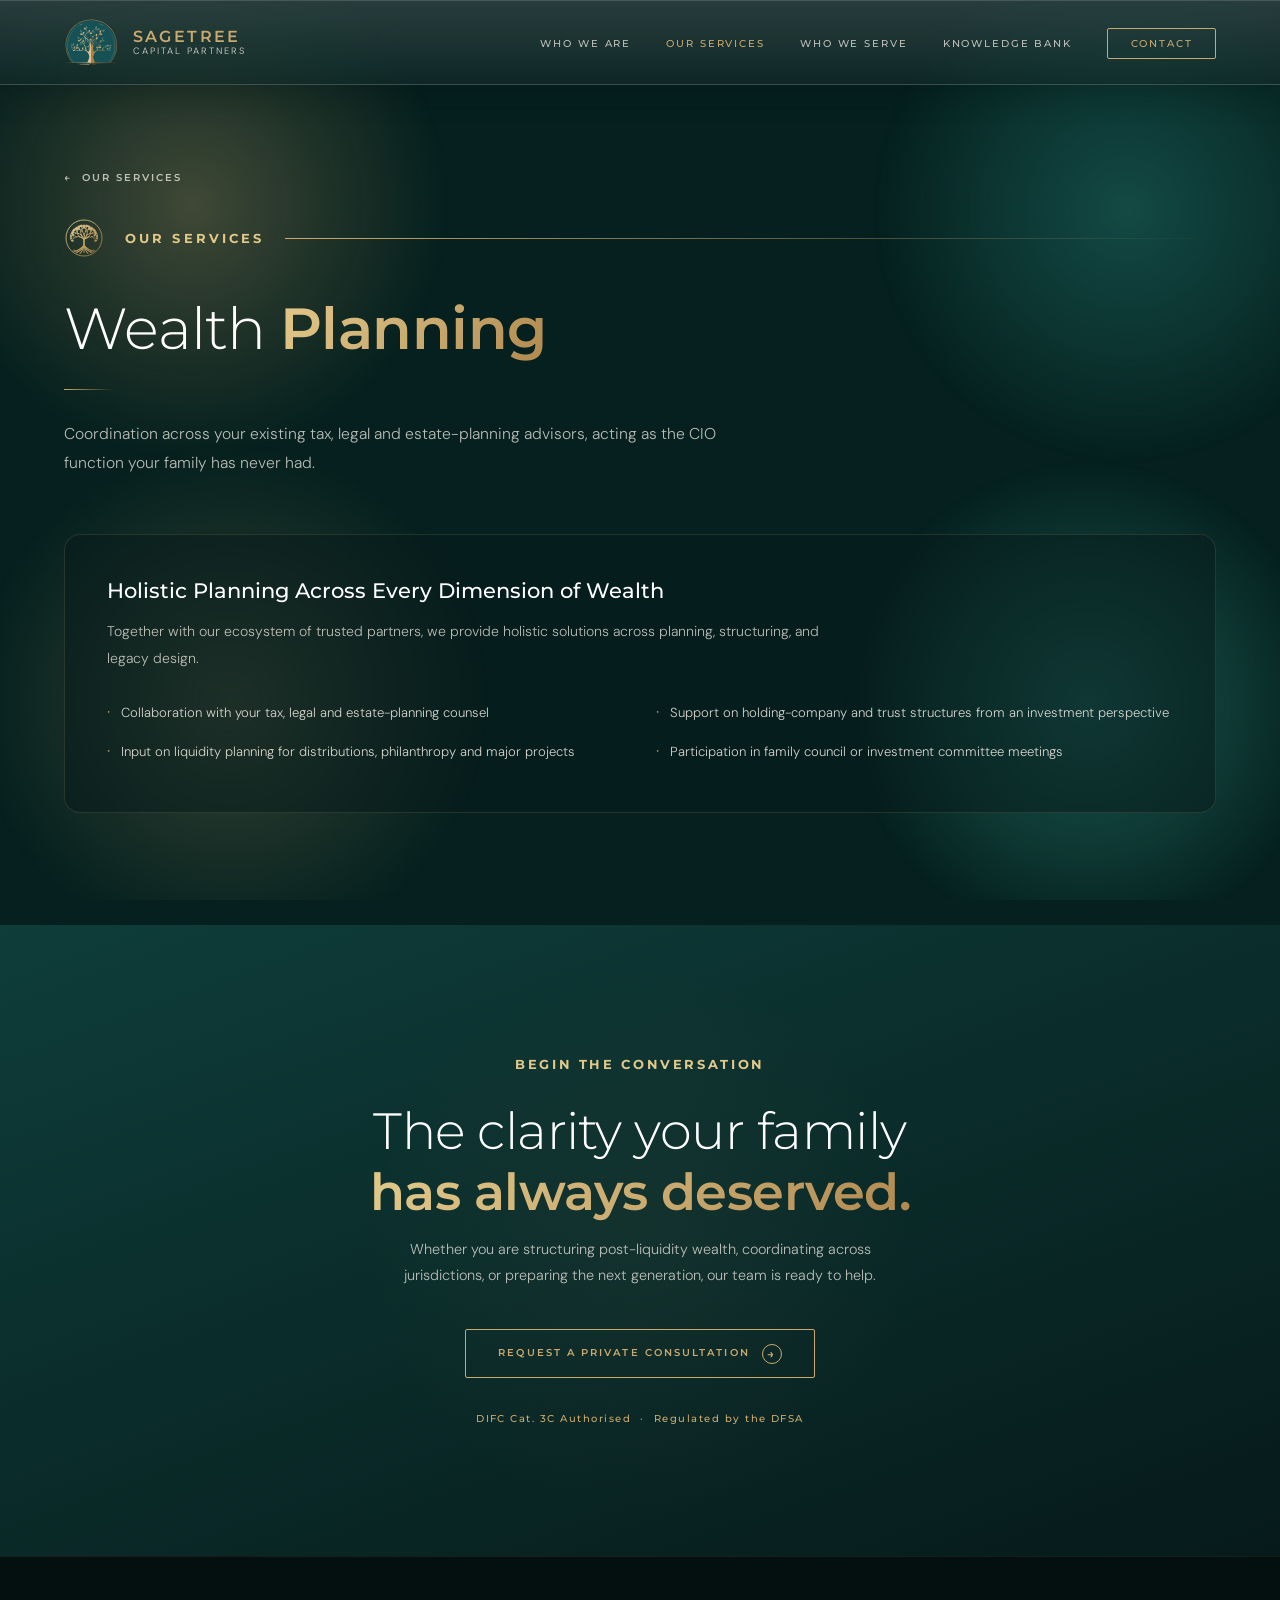
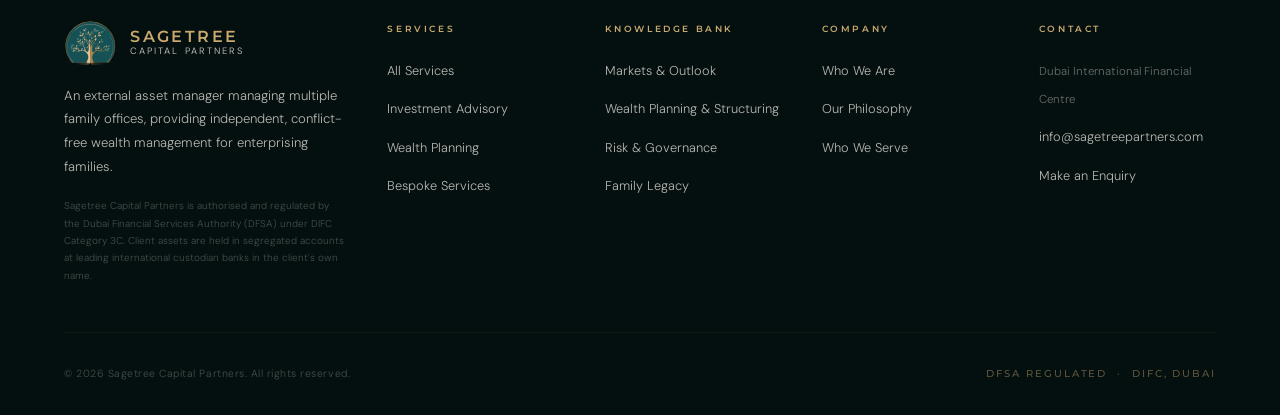
<file: services-wealth-planning.html>
<!DOCTYPE html>
<html lang="en">
<head>
  <meta charset="UTF-8" />
  <meta name="viewport" content="width=device-width, initial-scale=1.0" />
  <title>Wealth Planning | Sagetree Capital Partners</title>
  <link rel="icon" type="image/svg+xml" href="favicon.svg" />
  <link rel="icon" type="image/png" sizes="32x32" href="favicon-32.png" />
  <link rel="icon" href="favicon.ico" sizes="any" />
  <link rel="apple-touch-icon" href="apple-touch-icon.png" />
  <meta name="description" content="Coordination across your existing tax, legal and estate-planning advisors, acting as the CIO function your family has never had." />
  <meta property="og:type" content="website" />
  <meta property="og:site_name" content="Sagetree Capital Partners" />
  <meta property="og:title" content="Wealth Planning | Sagetree Capital Partners" />
  <meta property="og:description" content="Coordination across your existing tax, legal and estate-planning advisors, acting as the CIO function your family has never had." />
  <meta property="og:url" content="https://www.sagetreepartners.com/services-wealth-planning.html" />
  <meta property="og:image" content="https://www.sagetreepartners.com/og-image.png" />
  <meta property="og:image:width" content="1200" />
  <meta property="og:image:height" content="630" />
  <meta property="og:image:alt" content="Sagetree Capital Partners" />
  <meta name="twitter:card" content="summary_large_image" />
  <meta name="twitter:title" content="Wealth Planning | Sagetree Capital Partners" />
  <meta name="twitter:description" content="Coordination across your existing tax, legal and estate-planning advisors, acting as the CIO function your family has never had." />
  <meta name="twitter:image" content="https://www.sagetreepartners.com/og-image.png" />
  <link rel="canonical" href="https://www.sagetreepartners.com/services-wealth-planning.html" />
  <link rel="preconnect" href="https://fonts.googleapis.com" />
  <link rel="preconnect" href="https://fonts.gstatic.com" crossorigin />
  <link href="https://fonts.googleapis.com/css2?family=Montserrat:wght@200;300;400;500;600;700&family=DM+Sans:ital,wght@0,300;0,400;0,500;1,300&display=swap" rel="stylesheet" />
  <style>
    *, *::before, *::after { box-sizing: border-box; margin: 0; padding: 0; }
    :root {
      --teal-deep:  #082828; --teal-mid: #0e3d3a; --teal-light: #1a5550;
      --gold: #c9a96e; --gold-light: #e2c98a; --gold-glow: rgba(201,169,110,0.25);
      --cream: #f5f0e8; --white: #ffffff; --muted: rgba(245,240,232,0.74);
      --heading: 'Montserrat', sans-serif; --body: 'DM Sans', sans-serif;
      --hdr: 90px;
    }
    html { scroll-behavior: smooth; background: #05201e; }
    /* ── AMBIENT BACKGROUND GLOW ──────────────────── */
    .bg { position: fixed; inset: 0; z-index: -1; pointer-events: none; overflow: hidden; }
    .bg .orb { position: absolute; will-change: transform; }
    .bg .orb i { display: block; width: 100%; height: 100%; border-radius: 50%; will-change: transform, opacity; }
    .orb.a { width: 46vw; height: 46vw; top: -10vh; left: -8vw; }
    .orb.a i { background: radial-gradient(circle at center, rgba(201,169,110,0.30) 0%, rgba(201,169,110,0.13) 34%, transparent 62%); animation: breatheA 11s ease-in-out infinite; }
    .orb.b { width: 44vw; height: 44vw; top: -8vh; right: -10vw; }
    .orb.b i { background: radial-gradient(circle at center, rgba(26,90,84,0.72) 0%, rgba(26,90,84,0.32) 38%, transparent 64%); animation: breatheB 14s ease-in-out infinite; }
    .orb.c { width: 48vw; height: 48vw; bottom: -12vh; left: -6vw; }
    .orb.c i { background: radial-gradient(circle at center, rgba(226,201,138,0.22) 0%, rgba(226,201,138,0.09) 34%, transparent 60%); animation: breatheC 12.5s ease-in-out infinite; }
    .orb.d { width: 42vw; height: 42vw; bottom: -8vh; right: -6vw; }
    .orb.d i { background: radial-gradient(circle at center, rgba(32,100,92,0.78) 0%, rgba(32,100,92,0.34) 40%, transparent 64%); animation: breatheD 15.5s ease-in-out infinite; }
    @keyframes breatheA { 0%,100% { transform: translate(0,0) scale(0.9); opacity: .45 } 50% { transform: translate(3vw,2vh) scale(1.22); opacity: .95 } }
    @keyframes breatheB { 0%,100% { transform: translate(0,0) scale(1.16); opacity: .92 } 50% { transform: translate(-2vw,-2vh) scale(0.84); opacity: .5 } }
    @keyframes breatheC { 0%,100% { transform: translate(0,0) scale(0.88); opacity: .5 } 50% { transform: translate(2vw,-3vh) scale(1.18); opacity: .92 } }
    @keyframes breatheD { 0%,100% { transform: translate(0,0) scale(1.12); opacity: .55 } 50% { transform: translate(-3vw,2vh) scale(0.88); opacity: .95 } }
    @media (prefers-reduced-motion: reduce) { .bg .orb i { animation: none; } }
    body { background: transparent; color: var(--cream); font-family: var(--body); font-weight: 300; line-height: 1.75; overflow-x: hidden; }
    ::-webkit-scrollbar { width: 4px; } ::-webkit-scrollbar-track { background: var(--teal-deep); } ::-webkit-scrollbar-thumb { background: var(--gold); border-radius: 2px; }

    /* ── NAV ───────────────────────────────────────── */
    nav { position: fixed; top: 0; left: 0; right: 0; z-index: 999; display: flex; align-items: center; justify-content: space-between; padding: 1.2rem 4rem; background: linear-gradient(180deg, rgba(255,255,255,0.14) 0%, rgba(255,255,255,0.04) 100%), linear-gradient(180deg, rgba(6,28,28,0.72) 0%, rgba(6,28,28,0.62) 100%); backdrop-filter: blur(22px) saturate(180%); -webkit-backdrop-filter: blur(22px) saturate(180%); border-bottom: 1px solid rgba(255,255,255,0.09); box-shadow: 0 8px 30px rgba(3,18,18,0.28), inset 0 1px 0 rgba(255,255,255,0.14); transition: padding 0.4s ease, background 0.4s ease, box-shadow 0.4s ease, backdrop-filter 0.4s ease; }
    nav.scrolled { padding: 0.8rem 4rem; background: linear-gradient(180deg, rgba(255,255,255,0.16) 0%, rgba(255,255,255,0.05) 100%), linear-gradient(180deg, rgba(6,28,28,0.86) 0%, rgba(6,28,28,0.78) 100%); backdrop-filter: blur(30px) saturate(190%); -webkit-backdrop-filter: blur(30px) saturate(190%); box-shadow: 0 10px 38px rgba(3,18,18,0.40), inset 0 1px 0 rgba(255,255,255,0.16); }
    .nav-logo { display: flex; align-items: center; gap: 0.85rem; text-decoration: none; }
    .nav-logo img { height: 46px; width: auto; object-fit: contain; }
    .nav-logo-text { display: flex; flex-direction: column; line-height: 1.15; }
    .nav-logo-text span:first-child { font-family: var(--heading); font-size: 1rem; font-weight: 600; letter-spacing: 0.15em; text-transform: uppercase; color: var(--gold); }
    .nav-logo-text span:last-child { font-size: 0.58rem; font-weight: 400; letter-spacing: 0.22em; text-transform: uppercase; color: var(--muted); }
    .nav-links { display: flex; align-items: center; gap: 2.2rem; list-style: none; }
    .nav-links a { text-decoration: none; font-family: var(--heading); font-size: 0.65rem; font-weight: 500; letter-spacing: 0.18em; text-transform: uppercase; color: var(--muted); transition: color 0.3s; position: relative; }
    .nav-links a::after { content: ''; position: absolute; bottom: -4px; left: 0; right: 0; height: 1px; background: var(--gold); transform: scaleX(0); transform-origin: left; transition: transform 0.3s ease; }
    .nav-links a:hover { color: var(--gold); } .nav-links a:hover::after { transform: scaleX(1); }
    .nav-cta { padding: 0.5rem 1.4rem !important; border: 1px solid var(--gold) !important; color: var(--gold) !important; border-radius: 2px; transition: background 0.3s, color 0.3s, box-shadow 0.3s !important; cursor: pointer; }
    .nav-cta:hover { background: var(--gold) !important; color: var(--teal-deep) !important; box-shadow: 0 0 18px var(--gold-glow) !important; }
    .nav-cta::after { display: none !important; }

    /* ── HERO (VIDEO) ──────────────────────────────── */
    .hero { min-height: 100vh; display: flex; flex-direction: column; justify-content: flex-end; padding: calc(var(--hdr) + 1.5rem) 4rem 5rem; position: relative; overflow: hidden; background: var(--teal-deep); }
    .hero-video-wrap { position: absolute; top: var(--hdr); left: 0; right: 0; bottom: 0; z-index: 0; }
    .hero-video-wrap video { width: 100%; height: 100%; object-fit: cover; object-position: center top; opacity: 0.75; }
    .hero-overlay { position: absolute; top: var(--hdr); left: 0; right: 0; bottom: 0; background: linear-gradient(to top, rgba(8,40,40,0.85) 0%, rgba(8,40,40,0.2) 50%, rgba(8,40,40,0.15) 100%); z-index: 1; }
    .hero-content { position: relative; z-index: 2; max-width: 760px; display: flex; flex-direction: column; flex: 1; justify-content: space-between; }
    .hero-label { font-family: var(--heading); font-size: 0.68rem; font-weight: 600; letter-spacing: 0.24em; text-transform: uppercase; color: var(--gold-light); margin-bottom: 0.5rem; display: flex; align-items: center; gap: 1rem; }
    .hero-risk-strip { font-family: var(--heading); font-size: 0.55rem; font-weight: 400; letter-spacing: 0.28em; text-transform: uppercase; color: rgba(245,240,232,0.55); margin-bottom: 0; padding-left: 52px; }
    .hero-label::before { content: ''; display: block; width: 36px; height: 1px; background: var(--gold); }
    .hero-title { font-family: var(--heading); font-size: clamp(2.2rem, 4.5vw, 4rem); font-weight: 300; line-height: 1.18; color: var(--white); margin-bottom: 1rem; letter-spacing: -0.01em; text-shadow: 0 2px 20px rgba(6,28,28,0.7); }
    .hero-title strong { font-weight: 600; color: var(--gold); }
    .hero-tagline { font-family: var(--heading); font-size: 0.75rem; font-weight: 400; letter-spacing: 0.2em; text-transform: uppercase; color: var(--gold); opacity: 0.9; margin-bottom: 2rem; text-shadow: 0 1px 8px rgba(6,28,28,0.8); }
    .hero-subtitle { font-size: 0.95rem; font-weight: 300; line-height: 1.85; color: var(--muted); max-width: 580px; margin-bottom: 1.6rem; }
    .hero-bullets { list-style: none; margin-bottom: 2.8rem; }
    .hero-bullets li { font-size: 0.82rem; font-weight: 300; color: var(--muted); padding: 0.35rem 0; display: flex; align-items: flex-start; gap: 0.75rem; }
    .hero-bullets li::before { content: '·'; color: var(--gold); flex-shrink: 0; margin-top: 0.05rem; font-size: 1.4rem; line-height: 0.5; }
    .hero-actions { display: flex; align-items: center; gap: 2rem; flex-wrap: wrap; }
    .hero-pillars { position: absolute; bottom: 2.5rem; right: 4rem; display: flex; gap: 3rem; z-index: 2; }
    .hero-pillar { font-family: var(--heading); font-size: 0.58rem; font-weight: 500; letter-spacing: 0.3em; text-transform: uppercase; color: var(--gold); opacity: 0.6; }

    /* ── BUTTONS ───────────────────────────────────── */
    .btn-primary { display: inline-flex; align-items: center; gap: 0.75rem; padding: 0.85rem 2rem; background: transparent; border: 1px solid var(--gold); color: var(--gold); text-decoration: none; font-family: var(--heading); font-size: 0.65rem; font-weight: 600; letter-spacing: 0.2em; text-transform: uppercase; border-radius: 2px; transition: all 0.35s ease; position: relative; overflow: hidden; cursor: pointer; }
    .btn-primary::before { content: ''; position: absolute; inset: 0; background: var(--gold); transform: translateX(-101%); transition: transform 0.35s ease; z-index: 0; }
    .btn-primary span, .btn-primary .arrow-icon { position: relative; z-index: 1; }
    .btn-primary:hover { color: var(--teal-deep); box-shadow: 0 0 24px var(--gold-glow); } .btn-primary:hover::before { transform: translateX(0); }
    .arrow-icon { width: 20px; height: 20px; border: 1px solid currentColor; border-radius: 50%; display: flex; align-items: center; justify-content: center; font-size: 0.75rem; transition: transform 0.3s; }
    .btn-primary:hover .arrow-icon { transform: rotate(45deg); }
    .btn-ghost { font-family: var(--heading); font-size: 0.65rem; font-weight: 500; letter-spacing: 0.18em; text-transform: uppercase; color: var(--muted); text-decoration: none; display: flex; align-items: center; gap: 0.5rem; transition: color 0.3s; background: none; border: none; cursor: pointer; }
    .btn-ghost:hover { color: var(--gold); }

    /* ── SECTION COMMONS ───────────────────────────── */
    section { padding: 7rem 4rem; }
    .section-label { font-family: var(--heading); font-size: 0.82rem; font-weight: 700; letter-spacing: 0.2em; text-transform: uppercase; color: var(--gold-light); margin-bottom: 1.4rem; display: flex; align-items: center; gap: 1rem; }
    .who-sub .section-label { font-size: 0.72rem; font-weight: 600; }
    .section-label::before { content: ''; display: inline-block; width: 34px; height: 1px; background: var(--gold-light); }
    .chapter-bar { display: flex; align-items: center; gap: 1.3rem; margin-bottom: 2.4rem; }
    .cb-num { font-family: var(--heading); font-size: 1.5rem; font-weight: 300; line-height: 1; background: linear-gradient(125deg, var(--gold-light) 0%, var(--gold) 55%, #b0894f 100%); -webkit-background-clip: text; background-clip: text; -webkit-text-fill-color: transparent; color: transparent; }
    .cb-name { font-family: var(--heading); font-size: 0.82rem; font-weight: 700; letter-spacing: 0.24em; text-transform: uppercase; color: var(--gold-light); white-space: nowrap; }
    .cb-rule { flex: 1; height: 1px; background: linear-gradient(90deg, var(--gold), transparent); }
    .cb-tree { display: inline-flex; align-items: center; }
    .cb-tree svg { width: 40px; height: 40px; display: block; }
    .section-title { font-family: var(--heading); font-size: clamp(1.8rem, 3vw, 2.6rem); font-weight: 300; line-height: 1.25; color: var(--white); margin-bottom: 1rem; letter-spacing: -0.01em; }
    .section-title strong { font-weight: 600; background: linear-gradient(125deg, var(--gold-light) 0%, var(--gold) 55%, #b0894f 100%); -webkit-background-clip: text; background-clip: text; -webkit-text-fill-color: transparent; color: transparent; }
    .who-sub .section-title strong { background: none; -webkit-text-fill-color: var(--white); color: var(--white); }
    .section-tagline { font-family: var(--heading); font-size: 0.68rem; font-weight: 500; letter-spacing: 0.22em; text-transform: uppercase; color: var(--gold); opacity: 0.7; margin-bottom: 1rem; }
    .section-desc { font-size: 0.9rem; font-weight: 300; color: var(--muted); line-height: 1.9; max-width: 600px; }
    .gold-line { width: 50px; height: 1px; background: linear-gradient(90deg, var(--gold), transparent); margin: 1.8rem 0; }

    /* ── STATS ─────────────────────────────────────── */
    .stats-section { padding: 5rem 4rem; }
    .stats-grid { display: grid; grid-template-columns: repeat(4,1fr); gap: 1.5rem; perspective: 1200px; }
    .stat-card { position: relative; background: rgba(6,26,26,0.55); backdrop-filter: blur(18px) saturate(150%); -webkit-backdrop-filter: blur(18px) saturate(150%); border: 1px solid rgba(201,169,110,0.18); border-radius: 16px; padding: 2.4rem 1.8rem; min-height: 190px; display: flex; align-items: flex-start; overflow: hidden; transform-style: preserve-3d; transition: transform 0.2s ease, box-shadow 0.4s ease, border-color 0.4s ease; will-change: transform; box-shadow: inset 0 1px 0 rgba(255,255,255,0.04); }
    .stat-card::before { content: ''; position: absolute; inset: 0; background: radial-gradient(340px circle at var(--mx,50%) var(--my,0%), rgba(201,169,110,0.18), transparent 60%); opacity: 0; transition: opacity 0.4s; pointer-events: none; }
    .stat-card:hover { border-color: rgba(201,169,110,0.5); box-shadow: 0 26px 55px -22px rgba(0,0,0,0.7), 0 0 34px rgba(201,169,110,0.10); }
    .stat-card:hover::before { opacity: 1; }
    .stat-card-inner { transform: translateZ(26px); display: flex; flex-direction: column; position: relative; z-index: 1; }
    .stat-number { font-family: var(--heading); font-size: clamp(2rem, 3.3vw, 3rem); font-weight: 300; line-height: 1; display: block; margin-bottom: 0.9rem; letter-spacing: -0.02em; background: linear-gradient(125deg, var(--gold-light) 0%, var(--gold) 55%, #b0894f 100%); -webkit-background-clip: text; background-clip: text; -webkit-text-fill-color: transparent; color: transparent; }
    .stat-number--sm { font-size: clamp(1.25rem, 1.9vw, 1.65rem); line-height: 1.18; }
    .stat-label { font-family: var(--heading); font-size: 0.62rem; font-weight: 500; letter-spacing: 0.18em; text-transform: uppercase; color: var(--muted); line-height: 1.6; }

    /* ── WHO WE ARE ────────────────────────────────── */
    #serve { scroll-margin-top: 110px; }
    .who-sub { margin-top: 5rem; padding-top: 5rem; scroll-margin-top: 100px; }
    .serve-grid { display: grid; grid-template-columns: 1fr 1fr; gap: 0 4rem; margin-top: 2.5rem; }
    .who-grid { display: grid; grid-template-columns: 1fr 1fr; gap: 6rem; align-items: start; }
    .who-left { }
    .who-body { font-size: 0.9rem; font-weight: 300; color: var(--muted); line-height: 1.95; }
    .who-body p + p { margin-top: 1.2rem; }
    .who-highlight { background: var(--teal-mid); border-left: 2px solid var(--gold); padding: 1.5rem 2rem; margin: 2rem 0; font-size: 0.88rem; font-weight: 400; color: var(--cream); line-height: 1.8; font-style: italic; }
    .who-right { }
    .clients-title { font-family: var(--heading); font-size: 0.6rem; font-weight: 600; letter-spacing: 0.3em; text-transform: uppercase; color: var(--gold); margin-bottom: 1.5rem; }
    .client-type { padding: 1.4rem 0; display: flex; align-items: flex-start; gap: 1rem; }
    .client-type:last-child { border-bottom: none; }
    .client-type-icon { color: var(--gold); font-size: 0.7rem; margin-top: 0.2rem; flex-shrink: 0; }
    .client-type-text { font-size: 0.85rem; font-weight: 300; color: var(--muted); line-height: 1.7; }
    .client-type-text strong { font-weight: 500; color: var(--cream); display: block; margin-bottom: 0.2rem; font-size: 0.88rem; }
    .who-intro-grid { display: grid; grid-template-columns: 1.25fr 0.9fr; gap: 5rem; align-items: center; }
    .who-pull { position: relative; padding-left: 2rem; }
    .who-pull::before { content: '\201C'; position: absolute; top: -3rem; left: -1rem; font-family: var(--heading); font-size: 8rem; line-height: 1; color: var(--gold); opacity: 0.22; pointer-events: none; }
    .who-pull blockquote { margin: 0; }
    .who-pull blockquote p { font-family: var(--heading); font-weight: 300; font-size: 1.5rem; line-height: 1.62; color: var(--cream); }
    .who-pull-rule { width: 56px; height: 2px; background: linear-gradient(90deg, var(--gold), transparent); margin-top: 1.8rem; }

    /* ── SERVICES ──────────────────────────────────── */
    .services-header { display: grid; grid-template-columns: 1fr 1fr; gap: 4rem; align-items: end; margin-bottom: 4rem; }
    .services-grid { display: grid; grid-template-columns: repeat(3, 1fr); gap: 1px; background: rgba(201,169,110,0.08); }
    .service-card { background: rgba(8,40,40,0.95); padding: 2.5rem; position: relative; overflow: hidden; transition: background 0.4s; cursor: default; }
    .service-card::before { content: ''; position: absolute; top: 0; left: 0; right: 0; height: 2px; background: var(--gold); transform: scaleX(0); transform-origin: left; transition: transform 0.5s ease; }
    .service-card:hover { background: rgba(14,61,58,0.95); } .service-card:hover::before { transform: scaleX(1); }
    .service-card.wide { grid-column: span 2; }
    .service-num { font-family: var(--heading); font-size: 0.62rem; font-weight: 600; letter-spacing: 0.2em; color: var(--gold); opacity: 0.45; margin-bottom: 1.2rem; }
    .service-title { font-family: var(--heading); font-size: 1.05rem; font-weight: 500; color: var(--white); margin-bottom: 0.9rem; line-height: 1.35; }
    .service-desc { font-size: 0.82rem; font-weight: 300; color: var(--muted); line-height: 1.85; margin-bottom: 1.5rem; }
    .service-bullets { list-style: none; }
    .service-bullets li { font-size: 0.78rem; font-weight: 300; color: var(--muted); padding: 0.3rem 0; display: flex; gap: 0.7rem; align-items: flex-start; line-height: 1.6; }
    .service-bullets li::before { content: '·'; color: var(--gold); flex-shrink: 0; font-size: 1.1rem; line-height: 1.2; }

    /* ── PHILOSOPHY ────────────────────────────────── */
    .philosophy-section { background: var(--teal-deep); }
    .philosophy-grid { display: grid; grid-template-columns: 1fr 1fr; gap: 6rem; align-items: start; margin-top: 3.5rem; }
    .philosophy-block { background: rgba(6,26,26,0.42); border: 1px solid rgba(201,169,110,0.16); border-radius: 12px; padding: 1.9rem 2rem; position: relative; overflow: hidden; transition: border-color 0.35s, box-shadow 0.35s; will-change: transform; }
    .philosophy-block:hover { border-color: rgba(201,169,110,0.42); box-shadow: 0 18px 38px -20px rgba(0,0,0,0.65); }
    .philosophy-block + .philosophy-block { margin-top: 1.6rem; }
    .philosophy-block::before, .philosophy-right::before { content: ''; position: absolute; inset: 0; z-index: 0; background: radial-gradient(300px circle at var(--mx,50%) var(--my,0%), rgba(201,169,110,0.16), transparent 60%); opacity: 0; transition: opacity 0.4s; pointer-events: none; }
    .philosophy-block:hover::before, .philosophy-right:hover::before { opacity: 1; }
    .philosophy-block > *, .philosophy-right > * { position: relative; z-index: 1; }
    .phil-title { font-family: var(--heading); font-size: 0.95rem; font-weight: 600; color: var(--white); margin-bottom: 0.6rem; }
    .phil-desc { font-size: 0.85rem; font-weight: 300; color: var(--muted); line-height: 1.9; }
    .phil-points { list-style: none; margin-top: 0.8rem; }
    .phil-points li { font-size: 0.82rem; font-weight: 300; color: var(--muted); padding: 0.28rem 0; display: flex; gap: 0.7rem; }
    .phil-points li::before { content: '·'; color: var(--gold); flex-shrink: 0; font-size: 1.4rem; line-height: 0.5; }
    .philosophy-right { background: rgba(14,61,58,0.45); backdrop-filter: blur(16px) saturate(150%); -webkit-backdrop-filter: blur(16px) saturate(150%); padding: 3rem; border: 1px solid rgba(201,169,110,0.12); border-radius: 14px; position: relative; overflow: hidden; transition: border-color 0.35s, box-shadow 0.35s; will-change: transform; }
    .philosophy-right:hover { border-color: rgba(201,169,110,0.4); box-shadow: 0 26px 55px -22px rgba(0,0,0,0.7); }
    .phil-quote { font-family: var(--heading); font-size: 1.5rem; font-weight: 200; color: var(--white); line-height: 1.45; margin-bottom: 2rem; letter-spacing: -0.01em; }
    .phil-quote em { font-style: italic; color: var(--gold); }

    /* ── PROCESS ───────────────────────────────────── */
    .process-section { background: var(--teal-mid); }
    .process-num { font-family: var(--heading); font-size: 2.5rem; font-weight: 200; color: var(--gold); opacity: 0.25; line-height: 1; margin-bottom: 1.2rem; display: block; }
    .process-title { font-family: var(--heading); font-size: 0.78rem; font-weight: 600; letter-spacing: 0.1em; text-transform: uppercase; color: var(--white); margin-bottom: 0.8rem; }
    .process-desc { font-size: 0.78rem; font-weight: 300; color: var(--muted); line-height: 1.75; }

    /* ── CUSTODY / REGULATORY ──────────────────────── */
    .custody-section { background: #061a1a; padding: 5rem 4rem; }
    .custody-inner { display: grid; grid-template-columns: 1fr 1fr; gap: 5rem; align-items: center; }
    .custody-text { }
    .custody-badge { display: inline-flex; align-items: center; gap: 0.8rem; background: rgba(201,169,110,0.08); border: 1px solid rgba(201,169,110,0.2); padding: 0.7rem 1.2rem; margin-bottom: 2rem; }
    .custody-badge-dot { width: 6px; height: 6px; border-radius: 50%; background: var(--gold); }
    .custody-badge-text { font-family: var(--heading); font-size: 0.6rem; font-weight: 600; letter-spacing: 0.25em; text-transform: uppercase; color: var(--gold); }
    .custody-body { font-size: 0.88rem; font-weight: 300; color: var(--muted); line-height: 1.9; }
    .custody-body p + p { margin-top: 1rem; }
    .custody-right { }
    .fit-card { padding: 2rem; border: 1px solid rgba(201,169,110,0.15); margin-bottom: 1rem; }
    .fit-card-title { font-family: var(--heading); font-size: 0.65rem; font-weight: 600; letter-spacing: 0.2em; text-transform: uppercase; color: var(--gold); margin-bottom: 0.8rem; }
    .fit-card-body { font-size: 0.84rem; font-weight: 300; color: var(--muted); line-height: 1.8; }

    /* ── CTA ───────────────────────────────────────── */
    .cta-section { background: linear-gradient(160deg, var(--teal-mid) 0%, #061a1a 100%); text-align: center; padding: 8rem 4rem; position: relative; overflow: hidden; }
    .cta-section::before { content: ''; position: absolute; top: 50%; left: 50%; transform: translate(-50%,-50%); width: 600px; height: 600px; background: radial-gradient(circle, rgba(201,169,110,0.05) 0%, transparent 65%); pointer-events: none; }
    .cta-label { font-family: var(--heading); font-size: 0.82rem; font-weight: 700; letter-spacing: 0.2em; text-transform: uppercase; color: var(--gold-light); margin-bottom: 1.5rem; position: relative; z-index: 1; }
    .cta-title { font-family: var(--heading); font-size: clamp(2rem, 4vw, 3.2rem); font-weight: 300; color: var(--white); line-height: 1.2; margin-bottom: 0.8rem; letter-spacing: -0.01em; position: relative; z-index: 1; }
    .cta-title strong { font-weight: 600; background: linear-gradient(125deg, var(--gold-light) 0%, var(--gold) 55%, #b0894f 100%); -webkit-background-clip: text; background-clip: text; -webkit-text-fill-color: transparent; color: transparent; }
    .cta-tagline { font-family: var(--heading); font-size: 0.72rem; font-weight: 400; letter-spacing: 0.22em; text-transform: uppercase; color: var(--gold); opacity: 0.65; margin-bottom: 1.5rem; position: relative; z-index: 1; }
    .cta-sub { font-size: 0.9rem; font-weight: 300; color: var(--muted); max-width: 500px; margin: 0 auto 2.5rem; line-height: 1.85; position: relative; z-index: 1; }
    .cta-minimum { font-family: var(--heading); font-size: 0.62rem; font-weight: 500; letter-spacing: 0.15em; color: var(--gold); opacity: 0.5; margin-top: 2rem; position: relative; z-index: 1; }
    .cta-buttons { display: flex; gap: 1.5rem; justify-content: center; flex-wrap: wrap; position: relative; z-index: 1; }

    /* ── FOOTER ────────────────────────────────────── */
    footer { background: #040f0f; border-top: 1px solid rgba(201,169,110,0.1); padding: 4rem 4rem 2rem; }
    .footer-grid { display: grid; grid-template-columns: 1.6fr 1fr 1fr 1fr 1fr; gap: 2.5rem; margin-bottom: 3rem; }
    .footer-tagline { font-size: 0.82rem; font-weight: 300; color: var(--muted); line-height: 1.8; margin-bottom: 1.2rem; }
    .footer-regulatory { font-size: 0.62rem; font-weight: 300; color: rgba(245,240,232,0.28); line-height: 1.75; }
    .footer-col-title { font-family: var(--heading); font-size: 0.58rem; font-weight: 600; letter-spacing: 0.28em; text-transform: uppercase; color: var(--gold); margin-bottom: 1.2rem; }
    .footer-links { list-style: none; } .footer-links li { margin-bottom: 0.65rem; }
    .footer-links a { font-size: 0.8rem; font-weight: 300; color: var(--muted); text-decoration: none; transition: color 0.3s; } .footer-links a:hover { color: var(--gold); }
    .footer-bottom { border-top: 1px solid rgba(201,169,110,0.08); padding-top: 2rem; display: flex; justify-content: space-between; align-items: center; }
    .footer-copy { font-size: 0.65rem; font-weight: 300; color: rgba(245,240,232,0.28); letter-spacing: 0.05em; }
    .footer-difc { font-family: var(--heading); font-size: 0.6rem; font-weight: 500; letter-spacing: 0.2em; text-transform: uppercase; color: var(--gold); opacity: 0.45; }

    /* ── MODAL ─────────────────────────────────────── */
    .modal-overlay { position: fixed; inset: 0; z-index: 2000; background: rgba(4,15,15,0.9); backdrop-filter: blur(12px); display: flex; align-items: center; justify-content: center; opacity: 0; pointer-events: none; transition: opacity 0.4s ease; }
    .modal-overlay.open { opacity: 1; pointer-events: all; }
    .modal { background: linear-gradient(145deg, #0e3d3a, #082828); border: 1px solid rgba(201,169,110,0.18); width: 90%; max-width: 820px; display: grid; grid-template-columns: 1fr 1.2fr; position: relative; transform: translateY(30px); transition: transform 0.4s ease; overflow: hidden; }
    .modal-overlay.open .modal { transform: translateY(0); }
    .modal-close { position: absolute; top: 1.2rem; right: 1.4rem; background: none; border: none; color: var(--muted); font-size: 1.4rem; cursor: pointer; transition: color 0.3s; z-index: 10; line-height: 1; }
    .modal-close:hover { color: var(--gold); }
    .modal-left { background: linear-gradient(160deg, var(--teal-light), var(--teal-mid)); padding: 3.5rem 2.5rem; display: flex; flex-direction: column; justify-content: space-between; position: relative; overflow: hidden; }
    .modal-left::before { content: ''; position: absolute; bottom: -60px; left: -60px; width: 220px; height: 220px; border: 1px solid rgba(201,169,110,0.15); border-radius: 50%; }
    .modal-left::after { content: ''; position: absolute; bottom: -30px; left: -30px; width: 160px; height: 160px; border: 1px solid rgba(201,169,110,0.1); border-radius: 50%; }
    .modal-left-title { font-family: var(--heading); font-size: 2rem; font-weight: 300; color: var(--white); line-height: 1.25; margin-bottom: 1rem; }
    .modal-left-sub { font-size: 0.82rem; font-weight: 300; color: var(--muted); line-height: 1.8; }
    .modal-pillars { display: flex; flex-direction: column; gap: 0.5rem; margin-top: 2.5rem; }
    .modal-pillar { font-family: var(--heading); font-size: 0.58rem; font-weight: 500; letter-spacing: 0.25em; text-transform: uppercase; color: var(--gold); opacity: 0.7; }
    .modal-right { padding: 3.5rem 2.5rem; }
    .modal-right-title { font-family: var(--heading); font-size: 0.62rem; font-weight: 600; letter-spacing: 0.28em; text-transform: uppercase; color: var(--gold); margin-bottom: 2rem; }
    .form-group { margin-bottom: 1.4rem; }
    .form-group input, .form-group textarea { width: 100%; background: transparent; border: none; border-bottom: 1px solid rgba(201,169,110,0.22); padding: 0.7rem 0; color: var(--cream); font-family: var(--body); font-size: 0.85rem; font-weight: 300; outline: none; transition: border-color 0.3s; }
    .form-group input::placeholder, .form-group textarea::placeholder { color: rgba(245,240,232,0.28); font-size: 0.82rem; }
    .form-group input:focus, .form-group textarea:focus { border-bottom-color: var(--gold); }
    .form-group textarea { resize: vertical; height: 160px; }
    .char-count { font-family: var(--heading); font-size: 0.58rem; color: rgba(245,240,232,0.4); text-align: right; margin-top: 0.45rem; letter-spacing: 0.05em; }
    .char-count.near { color: var(--gold); }
    .input-error { border-bottom-color: rgba(255,100,100,0.6) !important; }
    .form-submit { width: 100%; padding: 0.9rem; background: var(--gold); color: var(--teal-deep); border: none; cursor: pointer; font-family: var(--heading); font-size: 0.65rem; font-weight: 700; letter-spacing: 0.2em; text-transform: uppercase; display: flex; align-items: center; justify-content: center; gap: 0.7rem; transition: background 0.3s, box-shadow 0.3s; margin-top: 0.5rem; }
    .form-submit:hover { background: var(--gold-light); box-shadow: 0 0 22px var(--gold-glow); }
    .form-note { font-size: 0.58rem; color: rgba(245,240,232,0.28); margin-top: 0.9rem; line-height: 1.65; }
    .form-success { display: none; text-align: center; padding: 3rem 0; }
    .form-success.show { display: block; }
    .form-success-icon { font-size: 2.2rem; margin-bottom: 1rem; color: var(--gold); }
    .form-success-title { font-family: var(--heading); font-size: 1.4rem; font-weight: 300; color: var(--white); margin-bottom: 0.5rem; }
    .form-success-sub { font-size: 0.8rem; color: var(--muted); line-height: 1.7; }

    /* Mobile hero title - hidden on desktop */
    .hero-mobile-title { display: none; font-family: var(--heading); font-size: 2.2rem; font-weight: 300; line-height: 1.2; color: var(--white); margin-bottom: 0.8rem; letter-spacing: -0.01em; }
    .hero-mobile-title strong { font-weight: 600; color: var(--gold); }

    /* ── OUR MANDATE ──────────────────────────────── */
    .mandate-section { background: #061a1a; padding: 7rem 4rem; }
    .mandate-inner { display: grid; grid-template-columns: 1fr 1.2fr; gap: 5rem; align-items: start; }
    .mandate-text { }
    .mandate-body { font-size: 0.88rem; font-weight: 300; color: var(--muted); line-height: 1.9; }
    .mandate-pillars { display: grid; grid-template-columns: 1fr 1fr; gap: 1rem; perspective: 1200px; }
    .mandate-pillar { padding: 2rem; border: 1px solid rgba(201,169,110,0.15); border-radius: 14px; background: rgba(14,61,58,0.3); backdrop-filter: blur(16px) saturate(150%); -webkit-backdrop-filter: blur(16px) saturate(150%); position: relative; overflow: hidden; will-change: transform; transform-style: preserve-3d; transition: transform 0.2s ease, border-color 0.4s, box-shadow 0.4s; }
    .mandate-pillar:hover { border-color: rgba(201,169,110,0.5); box-shadow: 0 24px 50px -22px rgba(0,0,0,0.65); }
    .mandate-pillar::before { content: ''; position: absolute; inset: 0; z-index: 0; background: radial-gradient(320px circle at var(--mx,50%) var(--my,0%), rgba(201,169,110,0.16), transparent 60%); opacity: 0; transition: opacity 0.4s; pointer-events: none; }
    .mandate-pillar:hover::before { opacity: 1; }
    .mandate-pillar > * { position: relative; z-index: 1; }
    .mandate-num { font-family: var(--heading); font-size: 0.62rem; font-weight: 600; letter-spacing: 0.2em; color: var(--gold); opacity: 0.45; margin-bottom: 0.9rem; }
    .mandate-title { font-family: var(--heading); font-size: 0.98rem; font-weight: 500; color: var(--white); margin-bottom: 0.7rem; line-height: 1.35; }
    .mandate-desc { font-size: 0.8rem; font-weight: 300; color: var(--muted); line-height: 1.75; }

    /* ── KNOWLEDGE BANK ───────────────────────────── */
    .knowledge-section { padding: 7rem 4rem; }
    .knowledge-header { display: grid; grid-template-columns: 1fr 1fr; gap: 4rem; align-items: end; margin-bottom: 4rem; }
    .knowledge-featured { display: grid; grid-template-columns: repeat(3,1fr); gap: 1.5rem; margin-bottom: 4rem; }
    .knowledge-card { padding: 2rem; background: rgba(8,40,40,0.45); backdrop-filter: blur(16px) saturate(150%); -webkit-backdrop-filter: blur(16px) saturate(150%); border: 1px solid rgba(201,169,110,0.15); transition: border-color 0.3s, box-shadow 0.4s, background 0.3s; cursor: pointer; position: relative; overflow: hidden; will-change: transform; }
    .knowledge-card:hover { border-color: rgba(201,169,110,0.4); background: rgba(8,40,40,0.75); box-shadow: 0 22px 48px -22px rgba(0,0,0,0.65); }
    .knowledge-card::before { content: ''; position: absolute; inset: 0; z-index: 0; background: radial-gradient(320px circle at var(--mx,50%) var(--my,0%), rgba(201,169,110,0.18), transparent 60%); opacity: 0; transition: opacity 0.4s; pointer-events: none; }
    .knowledge-card:hover::before { opacity: 1; }
    .knowledge-card > * { position: relative; z-index: 1; }
    .knowledge-tag { font-family: var(--heading); font-size: 0.55rem; font-weight: 600; letter-spacing: 0.25em; text-transform: uppercase; color: var(--gold); opacity: 0.75; margin-bottom: 1rem; }
    .knowledge-title { font-family: var(--heading); font-size: 1.15rem; font-weight: 500; color: var(--white); line-height: 1.3; margin-bottom: 0.8rem; }
    .knowledge-excerpt { font-size: 0.82rem; font-weight: 300; color: var(--muted); line-height: 1.8; margin-bottom: 1.5rem; }
    .knowledge-cta { font-family: var(--heading); font-size: 0.6rem; font-weight: 500; letter-spacing: 0.2em; text-transform: uppercase; color: var(--gold); opacity: 0.65; }
    .knowledge-pillar { font-family: var(--heading); font-size: 0.75rem; font-weight: 400; letter-spacing: 0.1em; color: var(--cream); padding: 0.5rem 0; }
    .knowledge-subscribe { display: flex; align-items: center; justify-content: space-between; gap: 2rem; padding: 2rem 0 0; flex-wrap: wrap; }
    .knowledge-subscribe-text { flex: 1; min-width: 260px; }
    .knowledge-subscribe-title { font-family: var(--heading); font-size: 1.05rem; font-weight: 400; color: var(--white); margin-bottom: 0.5rem; }
    .knowledge-subscribe-desc { font-size: 0.82rem; font-weight: 300; color: var(--muted); line-height: 1.75; max-width: 480px; }

    .policy-grid { display: grid; grid-template-columns: repeat(3,1fr); gap: 1px; background: rgba(201,169,110,0.08); margin-top: 4rem; }
    .policy-card { background: var(--teal-deep); padding: 2.5rem; position: relative; transition: background 0.4s; }
    .policy-card::before { content: ''; position: absolute; top: 0; left: 0; right: 0; height: 2px; background: var(--gold); transform: scaleX(0); transform-origin: left; transition: transform 0.4s ease; }
    .policy-card:hover { background: rgba(14,61,58,0.75); }
    .policy-card:hover::before { transform: scaleX(1); }
    .policy-title { font-family: var(--heading); font-size: 0.98rem; font-weight: 500; color: var(--white); margin-bottom: 0.9rem; line-height: 1.35; }
    .policy-desc { font-size: 0.8rem; font-weight: 300; color: var(--muted); line-height: 1.8; margin-bottom: 1.5rem; }
    .policy-cta { font-family: var(--heading); font-size: 0.6rem; font-weight: 500; letter-spacing: 0.22em; text-transform: uppercase; color: var(--gold); text-decoration: none; opacity: 0.75; transition: opacity 0.3s, gap 0.3s; display: inline-flex; align-items: center; gap: 0.5rem; }
    .policy-cta:hover { opacity: 1; gap: 0.8rem; }

    /* ── SERVICES ACCORDION ──────────────────────── */
    .services-accordion { margin-top: 3.5rem; }
    .svc-group { margin-top: 3.5rem; }
    .svc-group:first-child { margin-top: 0; }
    .svc-group-label { font-family: var(--heading); font-size: 0.7rem; font-weight: 600; letter-spacing: 0.28em; text-transform: uppercase; color: var(--gold-light); margin-bottom: 1.2rem; display: flex; align-items: center; gap: 0.9rem; }
    .svc-group-label::before { content: ''; width: 28px; height: 1px; background: var(--gold-light); display: inline-block; }
    .acc-item { border-top: 1px solid rgba(201,169,110,0.14); }
    .acc-item:last-child { border-bottom: 1px solid rgba(201,169,110,0.14); }
    .acc-head { width: 100%; background: none; border: none; cursor: pointer; display: flex; align-items: center; justify-content: space-between; gap: 1rem; padding: 1.5rem 0; text-align: left; }
    .acc-title { font-family: var(--heading); font-size: 1.02rem; font-weight: 500; color: var(--white); transition: color 0.3s; }
    .acc-head:hover .acc-title { color: var(--gold-light); }
    .acc-icon { color: var(--gold); font-size: 1.05rem; line-height: 1; transition: transform 0.35s; flex-shrink: 0; }
    .acc-item.open .acc-icon { transform: rotate(180deg); }
    .acc-body { max-height: 0; overflow: hidden; transition: max-height 0.45s ease; }
    .acc-item.open .acc-body { max-height: 800px; }
    .acc-body-inner { padding: 0 0 1.7rem; max-width: 760px; }

    /* ── SERVICES GROUP CARDS ────────────────────── */
    .svc-groups { display: grid; grid-template-columns: repeat(3,1fr); gap: 1.5rem; margin-top: 3.5rem; perspective: 1200px; }
    .svc-card { display: block; text-decoration: none; position: relative; overflow: hidden; background: rgba(6,26,26,0.4); backdrop-filter: blur(16px) saturate(150%); -webkit-backdrop-filter: blur(16px) saturate(150%); border: 1px solid rgba(201,169,110,0.18); border-radius: 16px; padding: 2.4rem 2rem; transition: transform 0.2s ease, box-shadow 0.4s, border-color 0.4s; will-change: transform; transform-style: preserve-3d; }
    .svc-card::before { content: ''; position: absolute; inset: 0; z-index: 0; background: radial-gradient(340px circle at var(--mx,50%) var(--my,0%), rgba(201,169,110,0.18), transparent 60%); opacity: 0; transition: opacity 0.4s; pointer-events: none; }
    .svc-card:hover { border-color: rgba(201,169,110,0.5); box-shadow: 0 26px 55px -22px rgba(0,0,0,0.7); }
    .svc-card:hover::before { opacity: 1; }
    .svc-card-inner { position: relative; z-index: 1; transform: translateZ(20px); }
    .svc-card-tag { font-family: var(--heading); font-size: 0.6rem; font-weight: 600; letter-spacing: 0.24em; text-transform: uppercase; color: var(--gold-light); margin-bottom: 1rem; }
    .svc-card-title { font-family: var(--heading); font-size: 1.25rem; font-weight: 500; color: var(--white); margin-bottom: 0.9rem; line-height: 1.3; }
    .svc-card-desc { font-size: 0.82rem; font-weight: 300; color: var(--muted); line-height: 1.8; margin-bottom: 1.4rem; }
    .svc-card-list { list-style: none; margin-bottom: 1.6rem; }
    .svc-card-list li { font-size: 0.78rem; font-weight: 300; color: var(--cream); padding: 0.3rem 0; display: flex; gap: 0.6rem; align-items: flex-start; opacity: 0.82; }
    .svc-card-list li::before { content: '\00B7'; color: var(--gold); }
    .svc-card-cta { font-family: var(--heading); font-size: 0.62rem; font-weight: 600; letter-spacing: 0.2em; text-transform: uppercase; color: var(--gold); display: inline-flex; align-items: center; gap: 0.5rem; transition: gap 0.3s; }
    .svc-card:hover .svc-card-cta { gap: 0.85rem; }

    /* ── PROCESS CASCADE ─────────────────────────── */
    .process-cascade { display: flex; gap: 1rem; margin-top: 4rem; }
    .proc-panel { flex: 1; min-width: 0; position: relative; overflow: hidden; background: rgba(6,26,26,0.5); border: 1px solid rgba(201,169,110,0.15); border-radius: 14px; padding: 2.2rem 1.7rem; min-height: 300px; display: flex; flex-direction: column; transition: flex 0.55s cubic-bezier(.4,0,.2,1), border-color 0.4s, box-shadow 0.4s, background 0.4s; }
    .proc-panel::after { content: ''; position: absolute; top: 0; left: 0; right: 0; height: 2px; background: var(--gold); transform: scaleX(0); transform-origin: left; transition: transform 0.5s ease; }
    .process-cascade:hover .proc-panel { flex: 0.72; }
    .proc-panel:hover { flex: 2.7; border-color: rgba(201,169,110,0.45); background: rgba(14,61,58,0.5); box-shadow: 0 26px 55px -22px rgba(0,0,0,0.7); }
    .proc-panel:hover::after { transform: scaleX(1); }
    .proc-num2 { font-family: var(--heading); font-size: 2.6rem; font-weight: 200; color: var(--gold); opacity: 0.3; line-height: 1; margin-bottom: 1.3rem; transition: opacity 0.4s; }
    .proc-panel:hover .proc-num2 { opacity: 0.8; }
    .proc-title2 { font-family: var(--heading); font-size: 0.8rem; font-weight: 600; letter-spacing: 0.12em; text-transform: uppercase; color: var(--white); margin-bottom: 1.3rem; line-height: 1.4; }
    .proc-desc2 { font-size: 0.82rem; font-weight: 300; color: var(--muted); line-height: 1.8; opacity: 0; transform: translateY(8px); transition: opacity 0.45s 0.12s, transform 0.45s 0.12s; }
    .proc-panel:hover .proc-desc2 { opacity: 1; transform: none; }

    /* ── PROCESS ACCORDION (in philosophy column) ── */
    .philosophy-right-col { display: flex; flex-direction: column; gap: 1.6rem; }
    .process-accordion { border: 1px solid rgba(201,169,110,0.15); border-radius: 14px; background: rgba(6,26,26,0.4); overflow: hidden; }
    .proc-acc-header { padding: 1.5rem 1.7rem 1.1rem; }
    .proc-acc-label { font-family: var(--heading); font-size: 0.62rem; font-weight: 700; letter-spacing: 0.24em; text-transform: uppercase; color: var(--gold-light); }
    .proc-acc-sub { font-size: 0.72rem; font-weight: 300; color: var(--muted); margin-top: 0.35rem; }
    .proc-acc-item { border-top: 1px solid rgba(201,169,110,0.1); }
    .proc-acc-head { width: 100%; background: none; border: none; cursor: pointer; display: flex; align-items: center; gap: 1rem; padding: 1.05rem 1.7rem; text-align: left; }
    .proc-acc-num { font-family: var(--heading); font-size: 0.82rem; font-weight: 300; color: var(--gold); opacity: 0.55; min-width: 1.4rem; }
    .proc-acc-title { flex: 1; font-family: var(--heading); font-size: 0.82rem; font-weight: 600; letter-spacing: 0.08em; text-transform: uppercase; color: var(--white); transition: color 0.3s; }
    .proc-acc-head:hover .proc-acc-title { color: var(--gold-light); }
    .proc-acc-ico { color: var(--gold); font-size: 1.05rem; line-height: 1; transition: transform 0.35s; }
    .proc-acc-item.open .proc-acc-ico { transform: rotate(45deg); }
    .proc-acc-body { max-height: 0; overflow: hidden; transition: max-height 0.45s ease; }
    .proc-acc-item.open .proc-acc-body { max-height: 220px; }
    .proc-acc-inner { padding: 0 1.7rem 1.2rem 4.1rem; }
    .proc-acc-inner p { font-size: 0.8rem; font-weight: 300; color: var(--muted); line-height: 1.75; }

    @keyframes fadeUp { from { opacity: 0; transform: translateY(24px); } to { opacity: 1; transform: translateY(0); } }
    .hero-content > * { opacity: 0; animation: fadeUp 0.85s ease forwards; }
    .hero-label { animation-delay: 0.3s; } .hero-title { animation-delay: 0.5s; } .hero-tagline { animation-delay: 0.65s; } .hero-subtitle { animation-delay: 0.75s; } .hero-bullets { animation-delay: 0.85s; } .hero-actions { animation-delay: 1s; }
    .reveal { opacity: 1; transform: none; }

    /* ── MOBILE ────────────────────────────────────── */
    .hamburger { display: none; flex-direction: column; gap: 5px; cursor: pointer; padding: 4px; background: none; border: none; z-index: 1001; }
    .hamburger span { display: block; width: 24px; height: 1.5px; background: var(--gold); transition: all 0.3s; }
    .hamburger.open span:nth-child(1) { transform: rotate(45deg) translate(4.5px, 4.5px); }
    .hamburger.open span:nth-child(2) { opacity: 0; }
    .hamburger.open span:nth-child(3) { transform: rotate(-45deg) translate(4.5px, -4.5px); }
    .mobile-menu { display: none; position: fixed; inset: 0; background: rgba(8,40,40,0.98); z-index: 1000; flex-direction: column; align-items: center; justify-content: center; gap: 2.5rem; }
    .mobile-menu.open { display: flex; }
    .mobile-menu a { font-family: var(--heading); font-size: 1.1rem; font-weight: 300; letter-spacing: 0.2em; text-transform: uppercase; color: var(--cream); text-decoration: none; transition: color 0.3s; }
    .mobile-menu a:hover { color: var(--gold); }
    .mobile-menu .mobile-cta { border: 1px solid var(--gold); color: var(--gold) !important; padding: 0.8rem 2rem; margin-top: 1rem; }
    @media (max-width: 960px) {
      :root { --hdr: 78px; }
      nav { padding: 1rem 1.5rem; } nav.scrolled { padding: 0.8rem 1.5rem; }
      .nav-links { display: none; }
      .hamburger { display: flex; }
      section { padding: 4rem 1.5rem; }
      .hero { padding: 5rem 1.5rem 4rem; min-height: 100svh; justify-content: flex-end; }
      .hero-video-wrap { display: block; }
      .hero-video-wrap video { width: 100%; height: 100%; object-fit: cover; object-position: center top; opacity: 0.75; }
      .hero-overlay { display: block; background: linear-gradient(to top, rgba(8,40,40,0.9) 0%, rgba(8,40,40,0.3) 60%, rgba(8,40,40,0.2) 100%); }
      .hero-mobile-title { display: block !important; }
      .hero-pillars { left: 1.5rem; bottom: 1.5rem; gap: 1.5rem; }
      .hero-actions { flex-direction: column; align-items: flex-start; gap: 1rem; }
      .stats-section { padding: 3rem 1.5rem; }
      .stats-grid { grid-template-columns: 1fr 1fr; }
      .stat-card { padding: 1.9rem 1.4rem; min-height: 150px; }
      .who-grid, .philosophy-grid, .custody-inner { grid-template-columns: 1fr; gap: 2.5rem; }
      .who-intro-grid { grid-template-columns: 1fr; gap: 2.5rem; }
      .who-pull { padding-left: 1.4rem; margin-top: 0.5rem; }
      .who-pull blockquote p { font-size: 1.2rem; }
      .who-sub { margin-top: 3rem; padding-top: 3rem; }
      .serve-grid { grid-template-columns: 1fr; }
      .services-header { grid-template-columns: 1fr; gap: 1.5rem; }
      .services-grid { grid-template-columns: 1fr; } .service-card.wide { grid-column: span 1; }
      .svc-groups { grid-template-columns: 1fr; }
      .process-cascade { flex-direction: column; }
      .proc-panel, .process-cascade:hover .proc-panel, .proc-panel:hover { flex: none; min-height: auto; }
      .proc-desc2 { opacity: 1; transform: none; }
      .footer-grid { grid-template-columns: 1fr; gap: 2rem; }
      .footer-bottom { flex-direction: column; gap: 1rem; text-align: center; }
      .modal { grid-template-columns: 1fr; max-height: 90vh; overflow-y: auto; }
      .modal-left { display: none; }
      .modal-right { padding: 2rem 1.5rem; }
      .cta-section { padding: 5rem 1.5rem; }
      .custody-section { padding: 4rem 1.5rem; }
      .process-section { padding: 4rem 1.5rem; }
      .mandate-section, .knowledge-section { padding: 4rem 1.5rem; }
      .mandate-inner { grid-template-columns: 1fr; gap: 2.5rem; }
      .mandate-pillars { grid-template-columns: 1fr; }
      .custody-right[style*="grid-template-columns"] { grid-template-columns: 1fr !important; }
      .knowledge-header { grid-template-columns: 1fr; gap: 1.5rem; }
      .knowledge-featured { grid-template-columns: 1fr; }
      .knowledge-subscribe { flex-direction: column; align-items: flex-start; }
      .policy-grid { grid-template-columns: 1fr; }
      .hero-risk-strip { padding-left: 0; font-size: 0.5rem; letter-spacing: 0.2em; }
    }

    /* ---- multi-page additions ---- */
    .subpage-first { padding-top: calc(var(--hdr) + 4.5rem); }
    .back-link { font-family: var(--heading); font-size: 0.62rem; font-weight: 600; letter-spacing: 0.2em; text-transform: uppercase; color: var(--muted); text-decoration: none; display: inline-flex; align-items: center; gap: 0.5rem; margin-bottom: 2rem; transition: color 0.3s; }
    .back-link:hover { color: var(--gold); }
    .nav-links a.active { color: var(--gold); }
    .mobile-nav-link.active { color: var(--gold); }
    .teaser-more { margin-top: 2.4rem; }
    .footer-static { font-size: 0.72rem; font-weight: 300; color: rgba(245,240,232,0.42); line-height: 2; }
    .phil-teaser { border-left: 2px solid rgba(201,169,110,0.35); padding: 0.4rem 0 0.4rem 1.6rem; margin: 3rem 0 0; }
    .phil-teaser p { font-family: var(--heading); font-size: 1.05rem; font-weight: 300; font-style: italic; color: var(--cream); line-height: 1.75; }
    /* service detail pages */
    .page-title { font-family: var(--heading); font-size: clamp(2.2rem,4.6vw,3.6rem); font-weight: 300; line-height: 1.1; color: var(--white); letter-spacing: -0.01em; margin-bottom: 1.2rem; }
    .page-title strong { font-weight: 600; background: linear-gradient(125deg, var(--gold-light) 0%, var(--gold) 55%, #b0894f 100%); -webkit-background-clip: text; background-clip: text; -webkit-text-fill-color: transparent; color: transparent; }
    .page-intro { font-size: 0.98rem; font-weight: 300; color: var(--muted); line-height: 1.9; max-width: 680px; margin-top: 1.4rem; }
    .page-services { display: grid; gap: 1.5rem; margin-top: 3.5rem; perspective: 1200px; }
    .svc-detail { position: relative; overflow: hidden; background: rgba(6,26,26,0.5); border: 1px solid rgba(201,169,110,0.16); border-radius: 16px; padding: 2.6rem; transition: transform 0.2s ease, box-shadow 0.4s, border-color 0.4s; will-change: transform; transform-style: preserve-3d; }
    .svc-detail::before { content: ''; position: absolute; inset: 0; z-index: 0; background: radial-gradient(360px circle at var(--mx,50%) var(--my,0%), rgba(201,169,110,0.16), transparent 60%); opacity: 0; transition: opacity 0.4s; pointer-events: none; }
    .svc-detail:hover { border-color: rgba(201,169,110,0.45); box-shadow: 0 26px 55px -22px rgba(0,0,0,0.7); }
    .svc-detail:hover::before { opacity: 1; }
    .svc-detail > * { position: relative; z-index: 1; }
    .svc-detail-num { font-family: var(--heading); font-size: 0.62rem; font-weight: 600; letter-spacing: 0.2em; color: var(--gold); opacity: 0.5; margin-bottom: 1rem; }
    .svc-detail h2 { font-family: var(--heading); font-size: 1.3rem; font-weight: 500; color: var(--white); margin-bottom: 0.9rem; line-height: 1.3; }
    .svc-detail p { font-size: 0.88rem; font-weight: 300; color: var(--muted); line-height: 1.9; margin-bottom: 1.5rem; max-width: 720px; }
    .svc-detail ul { list-style: none; display: grid; grid-template-columns: 1fr 1fr; gap: 0.2rem 2rem; }
    .svc-detail li { font-size: 0.82rem; font-weight: 300; color: var(--cream); padding: 0.4rem 0; display: flex; gap: 0.7rem; opacity: 0.86; }
    .svc-detail li::before { content: '\00B7'; color: var(--gold); font-size: 1.1rem; line-height: 1.2; }
    @media (max-width: 960px) {
      .subpage-first { padding-top: calc(var(--hdr) + 2rem); }
      .phil-teaser { margin-top: 2rem; padding-left: 1.1rem; }
      .svc-detail { padding: 2rem 1.5rem; }
      .svc-detail ul { grid-template-columns: 1fr; }

      /* ---- mobile touch targets ---- */
      .hamburger { min-width: 44px; min-height: 44px; align-items: center; justify-content: center; padding: 10px; margin-right: -10px; }
      .footer-links li { margin-bottom: 0.1rem; }
      .footer-links a, .footer-links .footer-static { display: inline-flex; align-items: center; min-height: 40px; }
      .btn-ghost { min-height: 44px; }
      .back-link { min-height: 44px; margin-bottom: 1.2rem; }
      .modal-close { width: 44px; height: 44px; display: flex; align-items: center; justify-content: center; top: 0.4rem; right: 0.4rem; }
      .svc-card-cta, .knowledge-cta { display: inline-flex; align-items: center; min-height: 34px; }
      .proc-acc-head { min-height: 48px; }

      /* ---- mobile legibility ---- */
      .section-tagline { font-size: 0.76rem; }
      .cta-tagline { font-size: 0.8rem; }
      .cta-minimum { font-size: 0.72rem; }
      .footer-regulatory { font-size: 0.72rem; line-height: 1.85; }
      .form-note { font-size: 0.72rem; }
      .modal-pillar { font-size: 0.66rem; }
      .phil-strapline { font-size: 0.74rem !important; }

      /* ---- iOS Safari auto-zooms any input under 16px on focus ---- */
      .form-group input, .form-group textarea { font-size: 16px; }
      .form-group input::placeholder, .form-group textarea::placeholder { font-size: 15px; }
      .form-group textarea { height: 120px; }
    }
  </style>
</head>
<body>
<div class="bg" aria-hidden="true"><div class="orb a" data-sx="0.03" data-sy="0.10"><i></i></div><div class="orb b" data-sx="-0.04" data-sy="-0.07"><i></i></div><div class="orb c" data-sx="0.05" data-sy="0.06"><i></i></div><div class="orb d" data-sx="-0.03" data-sy="-0.12"><i></i></div></div>
<svg width="0" height="0" style="position:absolute" aria-hidden="true"><defs><linearGradient id="goldgrad" x1="0" y1="0" x2="1" y2="1"><stop offset="0" stop-color="#e2c98a"/><stop offset="0.55" stop-color="#c9a96e"/><stop offset="1" stop-color="#b0894f"/></linearGradient><linearGradient id="treegrad" x1="12" y1="6" x2="108" y2="114" gradientUnits="userSpaceOnUse"><stop offset="0" stop-color="#f0d9a8"/><stop offset="0.5" stop-color="#c9a96e"/><stop offset="1" stop-color="#9c7a44"/></linearGradient><symbol id="tol" viewBox="0 0 120 120"><circle cx="60" cy="60" r="54" fill="none" stroke="url(#treegrad)" stroke-width="2.4"/>
<path d="M60.0 82.0 Q60.0 73.0 60.0 63.0" fill="none" stroke="url(#treegrad)" stroke-width="5.0" stroke-linecap="round"/>
<path d="M60.0 63.0 Q62.2 55.5 60.0 48.0" fill="none" stroke="url(#treegrad)" stroke-width="3.4" stroke-linecap="round"/>
<path d="M60.0 48.0 Q55.6 42.3 55.0 38.8" fill="none" stroke="url(#treegrad)" stroke-width="2.31" stroke-linecap="round"/>
<path d="M55.0 38.8 Q50.7 34.9 48.8 34.8" fill="none" stroke="url(#treegrad)" stroke-width="1.57" stroke-linecap="round"/>
<path d="M48.8 34.8 Q46.1 32.4 43.6 34.5" fill="none" stroke="url(#treegrad)" stroke-width="1.07" stroke-linecap="round"/>
<path d="M48.8 34.8 Q45.6 31.5 46.3 30.3" fill="none" stroke="url(#treegrad)" stroke-width="1.07" stroke-linecap="round"/>
<path d="M55.0 38.8 Q52.8 35.1 55.0 31.4" fill="none" stroke="url(#treegrad)" stroke-width="1.57" stroke-linecap="round"/>
<path d="M55.0 31.4 Q51.8 28.1 52.5 26.9" fill="none" stroke="url(#treegrad)" stroke-width="1.07" stroke-linecap="round"/>
<path d="M55.0 31.4 Q54.3 30.2 57.4 26.9" fill="none" stroke="url(#treegrad)" stroke-width="1.07" stroke-linecap="round"/>
<path d="M60.0 48.0 Q64.4 44.4 65.0 38.8" fill="none" stroke="url(#treegrad)" stroke-width="2.31" stroke-linecap="round"/>
<path d="M65.0 38.8 Q67.2 35.1 65.0 31.4" fill="none" stroke="url(#treegrad)" stroke-width="1.57" stroke-linecap="round"/>
<path d="M65.0 31.4 Q65.7 28.1 62.6 26.9" fill="none" stroke="url(#treegrad)" stroke-width="1.07" stroke-linecap="round"/>
<path d="M65.0 31.4 Q68.2 30.2 67.5 26.9" fill="none" stroke="url(#treegrad)" stroke-width="1.07" stroke-linecap="round"/>
<path d="M65.0 38.8 Q69.3 38.7 71.2 34.8" fill="none" stroke="url(#treegrad)" stroke-width="1.57" stroke-linecap="round"/>
<path d="M71.2 34.8 Q74.4 33.6 73.7 30.3" fill="none" stroke="url(#treegrad)" stroke-width="1.07" stroke-linecap="round"/>
<path d="M71.2 34.8 Q73.9 36.8 76.4 34.5" fill="none" stroke="url(#treegrad)" stroke-width="1.07" stroke-linecap="round"/>
<path d="M60.0 63.0 Q53.9 55.6 51.5 50.6" fill="none" stroke="url(#treegrad)" stroke-width="3.4" stroke-linecap="round"/>
<path d="M51.5 50.6 Q45.9 46.3 42.2 45.9" fill="none" stroke="url(#treegrad)" stroke-width="2.31" stroke-linecap="round"/>
<path d="M42.2 45.9 Q38.6 43.8 34.8 46.1" fill="none" stroke="url(#treegrad)" stroke-width="1.57" stroke-linecap="round"/>
<path d="M34.8 46.1 Q33.7 45.5 30.4 48.7" fill="none" stroke="url(#treegrad)" stroke-width="1.07" stroke-linecap="round"/>
<path d="M34.8 46.1 Q31.5 42.9 30.2 43.7" fill="none" stroke="url(#treegrad)" stroke-width="1.07" stroke-linecap="round"/>
<path d="M42.2 45.9 Q38.3 41.6 38.0 39.8" fill="none" stroke="url(#treegrad)" stroke-width="1.57" stroke-linecap="round"/>
<path d="M38.0 39.8 Q34.7 36.7 33.4 37.5" fill="none" stroke="url(#treegrad)" stroke-width="1.07" stroke-linecap="round"/>
<path d="M38.0 39.8 Q35.6 37.0 37.5 34.7" fill="none" stroke="url(#treegrad)" stroke-width="1.07" stroke-linecap="round"/>
<path d="M51.5 50.6 Q48.8 45.2 50.5 40.2" fill="none" stroke="url(#treegrad)" stroke-width="2.31" stroke-linecap="round"/>
<path d="M50.5 40.2 Q46.6 35.9 46.3 34.1" fill="none" stroke="url(#treegrad)" stroke-width="1.57" stroke-linecap="round"/>
<path d="M46.3 34.1 Q43.0 31.0 41.7 31.8" fill="none" stroke="url(#treegrad)" stroke-width="1.07" stroke-linecap="round"/>
<path d="M46.3 34.1 Q43.9 31.3 45.8 29.0" fill="none" stroke="url(#treegrad)" stroke-width="1.07" stroke-linecap="round"/>
<path d="M50.5 40.2 Q49.9 37.6 53.3 33.4" fill="none" stroke="url(#treegrad)" stroke-width="1.57" stroke-linecap="round"/>
<path d="M53.3 33.4 Q50.9 30.6 52.8 28.3" fill="none" stroke="url(#treegrad)" stroke-width="1.07" stroke-linecap="round"/>
<path d="M53.3 33.4 Q54.0 33.5 57.4 30.2" fill="none" stroke="url(#treegrad)" stroke-width="1.07" stroke-linecap="round"/>
<path d="M60.0 63.0 Q66.1 58.1 68.5 50.6" fill="none" stroke="url(#treegrad)" stroke-width="3.4" stroke-linecap="round"/>
<path d="M68.5 50.6 Q71.2 45.6 69.5 40.2" fill="none" stroke="url(#treegrad)" stroke-width="2.31" stroke-linecap="round"/>
<path d="M69.5 40.2 Q70.1 35.9 66.7 33.4" fill="none" stroke="url(#treegrad)" stroke-width="1.57" stroke-linecap="round"/>
<path d="M66.7 33.4 Q66.0 30.1 62.6 30.2" fill="none" stroke="url(#treegrad)" stroke-width="1.07" stroke-linecap="round"/>
<path d="M66.7 33.4 Q69.1 31.1 67.2 28.3" fill="none" stroke="url(#treegrad)" stroke-width="1.07" stroke-linecap="round"/>
<path d="M69.5 40.2 Q73.4 38.4 73.7 34.1" fill="none" stroke="url(#treegrad)" stroke-width="1.57" stroke-linecap="round"/>
<path d="M73.7 34.1 Q76.1 31.8 74.2 29.0" fill="none" stroke="url(#treegrad)" stroke-width="1.07" stroke-linecap="round"/>
<path d="M73.7 34.1 Q77.0 34.9 78.3 31.8" fill="none" stroke="url(#treegrad)" stroke-width="1.07" stroke-linecap="round"/>
<path d="M68.5 50.6 Q74.1 50.2 77.8 45.9" fill="none" stroke="url(#treegrad)" stroke-width="2.31" stroke-linecap="round"/>
<path d="M77.8 45.9 Q81.7 44.1 82.0 39.8" fill="none" stroke="url(#treegrad)" stroke-width="1.57" stroke-linecap="round"/>
<path d="M82.0 39.8 Q84.4 37.5 82.5 34.7" fill="none" stroke="url(#treegrad)" stroke-width="1.07" stroke-linecap="round"/>
<path d="M82.0 39.8 Q85.3 40.6 86.6 37.5" fill="none" stroke="url(#treegrad)" stroke-width="1.07" stroke-linecap="round"/>
<path d="M77.8 45.9 Q81.4 48.2 85.2 46.1" fill="none" stroke="url(#treegrad)" stroke-width="1.57" stroke-linecap="round"/>
<path d="M85.2 46.1 Q88.5 46.9 89.8 43.7" fill="none" stroke="url(#treegrad)" stroke-width="1.07" stroke-linecap="round"/>
<path d="M85.2 46.1 Q86.3 49.3 89.6 48.7" fill="none" stroke="url(#treegrad)" stroke-width="1.07" stroke-linecap="round"/>
<path d="M60.0 63.0 Q52.3 57.6 46.6 56.2" fill="none" stroke="url(#treegrad)" stroke-width="3.4" stroke-linecap="round"/>
<path d="M46.6 56.2 Q41.4 54.2 36.1 56.5" fill="none" stroke="url(#treegrad)" stroke-width="2.31" stroke-linecap="round"/>
<path d="M36.1 56.5 Q34.1 56.5 29.8 60.2" fill="none" stroke="url(#treegrad)" stroke-width="1.57" stroke-linecap="round"/>
<path d="M29.8 60.2 Q30.4 61.3 27.1 64.6" fill="none" stroke="url(#treegrad)" stroke-width="1.07" stroke-linecap="round"/>
<path d="M29.8 60.2 Q27.3 58.1 24.6 60.4" fill="none" stroke="url(#treegrad)" stroke-width="1.07" stroke-linecap="round"/>
<path d="M36.1 56.5 Q31.9 52.9 29.6 53.2" fill="none" stroke="url(#treegrad)" stroke-width="1.57" stroke-linecap="round"/>
<path d="M29.6 53.2 Q27.1 51.0 24.4 53.3" fill="none" stroke="url(#treegrad)" stroke-width="1.07" stroke-linecap="round"/>
<path d="M29.6 53.2 Q26.3 49.8 26.7 48.9" fill="none" stroke="url(#treegrad)" stroke-width="1.07" stroke-linecap="round"/>
<path d="M46.6 56.2 Q41.9 50.6 40.7 47.5" fill="none" stroke="url(#treegrad)" stroke-width="2.31" stroke-linecap="round"/>
<path d="M40.7 47.5 Q36.4 43.9 34.2 44.2" fill="none" stroke="url(#treegrad)" stroke-width="1.57" stroke-linecap="round"/>
<path d="M34.2 44.2 Q31.6 42.1 29.0 44.3" fill="none" stroke="url(#treegrad)" stroke-width="1.07" stroke-linecap="round"/>
<path d="M34.2 44.2 Q30.9 40.8 31.2 39.9" fill="none" stroke="url(#treegrad)" stroke-width="1.07" stroke-linecap="round"/>
<path d="M40.7 47.5 Q38.1 43.7 40.0 40.2" fill="none" stroke="url(#treegrad)" stroke-width="1.57" stroke-linecap="round"/>
<path d="M40.0 40.2 Q36.7 36.9 37.1 36.0" fill="none" stroke="url(#treegrad)" stroke-width="1.07" stroke-linecap="round"/>
<path d="M40.0 40.2 Q38.9 38.7 42.0 35.5" fill="none" stroke="url(#treegrad)" stroke-width="1.07" stroke-linecap="round"/>
<path d="M60.0 63.0 Q67.7 61.6 73.4 56.2" fill="none" stroke="url(#treegrad)" stroke-width="3.4" stroke-linecap="round"/>
<path d="M73.4 56.2 Q78.1 53.1 79.3 47.5" fill="none" stroke="url(#treegrad)" stroke-width="2.31" stroke-linecap="round"/>
<path d="M79.3 47.5 Q81.9 44.1 80.0 40.2" fill="none" stroke="url(#treegrad)" stroke-width="1.57" stroke-linecap="round"/>
<path d="M80.0 40.2 Q81.1 37.0 78.0 35.5" fill="none" stroke="url(#treegrad)" stroke-width="1.07" stroke-linecap="round"/>
<path d="M80.0 40.2 Q83.3 39.3 82.9 36.0" fill="none" stroke="url(#treegrad)" stroke-width="1.07" stroke-linecap="round"/>
<path d="M79.3 47.5 Q83.6 47.8 85.8 44.2" fill="none" stroke="url(#treegrad)" stroke-width="1.57" stroke-linecap="round"/>
<path d="M85.8 44.2 Q89.1 43.3 88.8 39.9" fill="none" stroke="url(#treegrad)" stroke-width="1.07" stroke-linecap="round"/>
<path d="M85.8 44.2 Q88.4 46.5 91.0 44.3" fill="none" stroke="url(#treegrad)" stroke-width="1.07" stroke-linecap="round"/>
<path d="M73.4 56.2 Q78.6 58.5 83.9 56.5" fill="none" stroke="url(#treegrad)" stroke-width="2.31" stroke-linecap="round"/>
<path d="M83.9 56.5 Q88.1 56.8 90.4 53.2" fill="none" stroke="url(#treegrad)" stroke-width="1.57" stroke-linecap="round"/>
<path d="M90.4 53.2 Q93.7 52.3 93.3 48.9" fill="none" stroke="url(#treegrad)" stroke-width="1.07" stroke-linecap="round"/>
<path d="M90.4 53.2 Q92.9 55.4 95.6 53.3" fill="none" stroke="url(#treegrad)" stroke-width="1.07" stroke-linecap="round"/>
<path d="M83.9 56.5 Q85.9 60.3 90.2 60.2" fill="none" stroke="url(#treegrad)" stroke-width="1.57" stroke-linecap="round"/>
<path d="M90.2 60.2 Q92.7 62.5 95.4 60.4" fill="none" stroke="url(#treegrad)" stroke-width="1.07" stroke-linecap="round"/>
<path d="M90.2 60.2 Q89.6 63.6 92.9 64.6" fill="none" stroke="url(#treegrad)" stroke-width="1.07" stroke-linecap="round"/>
<path d="M60.0 82.0 Q66.0 96.0 82.0 104.0" fill="none" stroke="url(#treegrad)" stroke-width="3.2" stroke-linecap="round"/>
<path d="M60.0 82.0 Q54.0 96.0 38.0 104.0" fill="none" stroke="url(#treegrad)" stroke-width="3.2" stroke-linecap="round"/>
<path d="M60.0 82.0 Q74.0 98.0 90.0 100.0" fill="none" stroke="url(#treegrad)" stroke-width="3.2" stroke-linecap="round"/>
<path d="M60.0 82.0 Q46.0 98.0 30.0 100.0" fill="none" stroke="url(#treegrad)" stroke-width="3.2" stroke-linecap="round"/>
<path d="M60.0 82.0 Q64.0 99.0 72.0 106.0" fill="none" stroke="url(#treegrad)" stroke-width="3.2" stroke-linecap="round"/>
<path d="M60.0 82.0 Q56.0 99.0 48.0 106.0" fill="none" stroke="url(#treegrad)" stroke-width="3.2" stroke-linecap="round"/>
<path d="M60.0 82.0 Q60.0 94.0 60.0 103.0" fill="none" stroke="url(#treegrad)" stroke-width="3.0" stroke-linecap="round"/>
<path d="M80.0 100.0 Q84.0 100.0 86.0 102.0" fill="none" stroke="url(#treegrad)" stroke-width="1.4" stroke-linecap="round"/>
<path d="M40.0 100.0 Q36.0 100.0 34.0 102.0" fill="none" stroke="url(#treegrad)" stroke-width="1.4" stroke-linecap="round"/>
<path d="M88.0 96.0 Q92.0 97.0 94.0 98.0" fill="none" stroke="url(#treegrad)" stroke-width="1.4" stroke-linecap="round"/>
<path d="M32.0 96.0 Q28.0 97.0 26.0 98.0" fill="none" stroke="url(#treegrad)" stroke-width="1.4" stroke-linecap="round"/>
<ellipse cx="39.9" cy="36.4" rx="3.2" ry="1.5" fill="url(#treegrad)" transform="rotate(-207.5 39.9 36.4)"/>
<ellipse cx="39.5" cy="34.2" rx="3.2" ry="1.5" fill="url(#treegrad)" transform="rotate(-175.9 39.5 34.2)"/>
<ellipse cx="40.2" cy="32.0" rx="3.2" ry="1.5" fill="url(#treegrad)" transform="rotate(-144.4 40.2 32.0)"/>
<ellipse cx="42.7" cy="28.2" rx="3.2" ry="1.5" fill="url(#treegrad)" transform="rotate(-150.2 42.7 28.2)"/>
<ellipse cx="44.3" cy="26.6" rx="3.2" ry="1.5" fill="url(#treegrad)" transform="rotate(-118.6 44.3 26.6)"/>
<ellipse cx="46.5" cy="26.1" rx="3.2" ry="1.5" fill="url(#treegrad)" transform="rotate(-87.1 46.5 26.1)"/>
<ellipse cx="48.9" cy="24.8" rx="3.2" ry="1.5" fill="url(#treegrad)" transform="rotate(-150.2 48.9 24.8)"/>
<ellipse cx="50.5" cy="23.2" rx="3.2" ry="1.5" fill="url(#treegrad)" transform="rotate(-118.6 50.5 23.2)"/>
<ellipse cx="52.7" cy="22.7" rx="3.2" ry="1.5" fill="url(#treegrad)" transform="rotate(-87.1 52.7 22.7)"/>
<ellipse cx="57.2" cy="22.7" rx="3.2" ry="1.5" fill="url(#treegrad)" transform="rotate(-92.9 57.2 22.7)"/>
<ellipse cx="59.4" cy="23.2" rx="3.2" ry="1.5" fill="url(#treegrad)" transform="rotate(-61.4 59.4 23.2)"/>
<ellipse cx="61.1" cy="24.8" rx="3.2" ry="1.5" fill="url(#treegrad)" transform="rotate(-29.8 61.1 24.8)"/>
<ellipse cx="58.9" cy="24.8" rx="3.2" ry="1.5" fill="url(#treegrad)" transform="rotate(-150.2 58.9 24.8)"/>
<ellipse cx="60.6" cy="23.2" rx="3.2" ry="1.5" fill="url(#treegrad)" transform="rotate(-118.6 60.6 23.2)"/>
<ellipse cx="62.8" cy="22.7" rx="3.2" ry="1.5" fill="url(#treegrad)" transform="rotate(-87.1 62.8 22.7)"/>
<ellipse cx="67.3" cy="22.7" rx="3.2" ry="1.5" fill="url(#treegrad)" transform="rotate(-92.9 67.3 22.7)"/>
<ellipse cx="69.5" cy="23.2" rx="3.2" ry="1.5" fill="url(#treegrad)" transform="rotate(-61.4 69.5 23.2)"/>
<ellipse cx="71.1" cy="24.8" rx="3.2" ry="1.5" fill="url(#treegrad)" transform="rotate(-29.8 71.1 24.8)"/>
<ellipse cx="73.5" cy="26.1" rx="3.2" ry="1.5" fill="url(#treegrad)" transform="rotate(-92.9 73.5 26.1)"/>
<ellipse cx="75.7" cy="26.6" rx="3.2" ry="1.5" fill="url(#treegrad)" transform="rotate(-61.4 75.7 26.6)"/>
<ellipse cx="77.3" cy="28.2" rx="3.2" ry="1.5" fill="url(#treegrad)" transform="rotate(-29.8 77.3 28.2)"/>
<ellipse cx="79.8" cy="32.0" rx="3.2" ry="1.5" fill="url(#treegrad)" transform="rotate(-35.6 79.8 32.0)"/>
<ellipse cx="80.5" cy="34.2" rx="3.2" ry="1.5" fill="url(#treegrad)" transform="rotate(-4.1 80.5 34.2)"/>
<ellipse cx="80.1" cy="36.4" rx="3.2" ry="1.5" fill="url(#treegrad)" transform="rotate(27.5 80.1 36.4)"/>
<ellipse cx="28.4" cy="52.4" rx="3.2" ry="1.5" fill="url(#treegrad)" transform="rotate(-241.8 28.4 52.4)"/>
<ellipse cx="26.8" cy="50.8" rx="3.2" ry="1.5" fill="url(#treegrad)" transform="rotate(-210.3 26.8 50.8)"/>
<ellipse cx="26.2" cy="48.6" rx="3.2" ry="1.5" fill="url(#treegrad)" transform="rotate(-178.8 26.2 48.6)"/>
<ellipse cx="26.1" cy="44.1" rx="3.2" ry="1.5" fill="url(#treegrad)" transform="rotate(-184.5 26.1 44.1)"/>
<ellipse cx="26.5" cy="41.8" rx="3.2" ry="1.5" fill="url(#treegrad)" transform="rotate(-153.0 26.5 41.8)"/>
<ellipse cx="28.0" cy="40.2" rx="3.2" ry="1.5" fill="url(#treegrad)" transform="rotate(-121.5 28.0 40.2)"/>
<ellipse cx="29.3" cy="37.8" rx="3.2" ry="1.5" fill="url(#treegrad)" transform="rotate(-184.5 29.3 37.8)"/>
<ellipse cx="29.7" cy="35.6" rx="3.2" ry="1.5" fill="url(#treegrad)" transform="rotate(-153.0 29.7 35.6)"/>
<ellipse cx="31.2" cy="33.9" rx="3.2" ry="1.5" fill="url(#treegrad)" transform="rotate(-121.5 31.2 33.9)"/>
<ellipse cx="35.0" cy="31.3" rx="3.2" ry="1.5" fill="url(#treegrad)" transform="rotate(-127.2 35.0 31.3)"/>
<ellipse cx="37.1" cy="30.5" rx="3.2" ry="1.5" fill="url(#treegrad)" transform="rotate(-95.7 37.1 30.5)"/>
<ellipse cx="39.3" cy="30.9" rx="3.2" ry="1.5" fill="url(#treegrad)" transform="rotate(-64.2 39.3 30.9)"/>
<ellipse cx="37.6" cy="32.1" rx="3.2" ry="1.5" fill="url(#treegrad)" transform="rotate(-184.5 37.6 32.1)"/>
<ellipse cx="38.0" cy="29.9" rx="3.2" ry="1.5" fill="url(#treegrad)" transform="rotate(-153.0 38.0 29.9)"/>
<ellipse cx="39.6" cy="28.2" rx="3.2" ry="1.5" fill="url(#treegrad)" transform="rotate(-121.5 39.6 28.2)"/>
<ellipse cx="43.3" cy="25.6" rx="3.2" ry="1.5" fill="url(#treegrad)" transform="rotate(-127.2 43.3 25.6)"/>
<ellipse cx="45.4" cy="24.8" rx="3.2" ry="1.5" fill="url(#treegrad)" transform="rotate(-95.7 45.4 24.8)"/>
<ellipse cx="47.6" cy="25.2" rx="3.2" ry="1.5" fill="url(#treegrad)" transform="rotate(-64.2 47.6 25.2)"/>
<ellipse cx="50.3" cy="24.9" rx="3.2" ry="1.5" fill="url(#treegrad)" transform="rotate(-127.2 50.3 24.9)"/>
<ellipse cx="52.4" cy="24.1" rx="3.2" ry="1.5" fill="url(#treegrad)" transform="rotate(-95.7 52.4 24.1)"/>
<ellipse cx="54.7" cy="24.5" rx="3.2" ry="1.5" fill="url(#treegrad)" transform="rotate(-64.2 54.7 24.5)"/>
<ellipse cx="58.8" cy="26.3" rx="3.2" ry="1.5" fill="url(#treegrad)" transform="rotate(-69.9 58.8 26.3)"/>
<ellipse cx="60.7" cy="27.6" rx="3.2" ry="1.5" fill="url(#treegrad)" transform="rotate(-38.4 60.7 27.6)"/>
<ellipse cx="61.5" cy="29.7" rx="3.2" ry="1.5" fill="url(#treegrad)" transform="rotate(-6.9 61.5 29.7)"/>
<ellipse cx="58.5" cy="29.7" rx="3.2" ry="1.5" fill="url(#treegrad)" transform="rotate(-173.1 58.5 29.7)"/>
<ellipse cx="59.3" cy="27.6" rx="3.2" ry="1.5" fill="url(#treegrad)" transform="rotate(-141.6 59.3 27.6)"/>
<ellipse cx="61.2" cy="26.3" rx="3.2" ry="1.5" fill="url(#treegrad)" transform="rotate(-110.1 61.2 26.3)"/>
<ellipse cx="65.3" cy="24.5" rx="3.2" ry="1.5" fill="url(#treegrad)" transform="rotate(-115.8 65.3 24.5)"/>
<ellipse cx="67.6" cy="24.1" rx="3.2" ry="1.5" fill="url(#treegrad)" transform="rotate(-84.3 67.6 24.1)"/>
<ellipse cx="69.7" cy="24.9" rx="3.2" ry="1.5" fill="url(#treegrad)" transform="rotate(-52.8 69.7 24.9)"/>
<ellipse cx="72.4" cy="25.2" rx="3.2" ry="1.5" fill="url(#treegrad)" transform="rotate(-115.8 72.4 25.2)"/>
<ellipse cx="74.6" cy="24.8" rx="3.2" ry="1.5" fill="url(#treegrad)" transform="rotate(-84.3 74.6 24.8)"/>
<ellipse cx="76.7" cy="25.6" rx="3.2" ry="1.5" fill="url(#treegrad)" transform="rotate(-52.8 76.7 25.6)"/>
<ellipse cx="80.4" cy="28.2" rx="3.2" ry="1.5" fill="url(#treegrad)" transform="rotate(-58.5 80.4 28.2)"/>
<ellipse cx="82.0" cy="29.9" rx="3.2" ry="1.5" fill="url(#treegrad)" transform="rotate(-27.0 82.0 29.9)"/>
<ellipse cx="82.4" cy="32.1" rx="3.2" ry="1.5" fill="url(#treegrad)" transform="rotate(4.5 82.4 32.1)"/>
<ellipse cx="80.7" cy="30.9" rx="3.2" ry="1.5" fill="url(#treegrad)" transform="rotate(-115.8 80.7 30.9)"/>
<ellipse cx="82.9" cy="30.5" rx="3.2" ry="1.5" fill="url(#treegrad)" transform="rotate(-84.3 82.9 30.5)"/>
<ellipse cx="85.0" cy="31.3" rx="3.2" ry="1.5" fill="url(#treegrad)" transform="rotate(-52.8 85.0 31.3)"/>
<ellipse cx="88.8" cy="33.9" rx="3.2" ry="1.5" fill="url(#treegrad)" transform="rotate(-58.5 88.8 33.9)"/>
<ellipse cx="90.3" cy="35.6" rx="3.2" ry="1.5" fill="url(#treegrad)" transform="rotate(-27.0 90.3 35.6)"/>
<ellipse cx="90.7" cy="37.8" rx="3.2" ry="1.5" fill="url(#treegrad)" transform="rotate(4.5 90.7 37.8)"/>
<ellipse cx="92.0" cy="40.2" rx="3.2" ry="1.5" fill="url(#treegrad)" transform="rotate(-58.5 92.0 40.2)"/>
<ellipse cx="93.5" cy="41.8" rx="3.2" ry="1.5" fill="url(#treegrad)" transform="rotate(-27.0 93.5 41.8)"/>
<ellipse cx="93.9" cy="44.1" rx="3.2" ry="1.5" fill="url(#treegrad)" transform="rotate(4.5 93.9 44.1)"/>
<ellipse cx="93.8" cy="48.6" rx="3.2" ry="1.5" fill="url(#treegrad)" transform="rotate(-1.2 93.8 48.6)"/>
<ellipse cx="93.2" cy="50.8" rx="3.2" ry="1.5" fill="url(#treegrad)" transform="rotate(30.3 93.2 50.8)"/>
<ellipse cx="91.6" cy="52.4" rx="3.2" ry="1.5" fill="url(#treegrad)" transform="rotate(61.8 91.6 52.4)"/>
<ellipse cx="27.2" cy="68.8" rx="3.2" ry="1.5" fill="url(#treegrad)" transform="rotate(-270.5 27.2 68.8)"/>
<ellipse cx="25.0" cy="68.2" rx="3.2" ry="1.5" fill="url(#treegrad)" transform="rotate(-239.0 25.0 68.2)"/>
<ellipse cx="23.4" cy="66.6" rx="3.2" ry="1.5" fill="url(#treegrad)" transform="rotate(-207.5 23.4 66.6)"/>
<ellipse cx="21.1" cy="62.7" rx="3.2" ry="1.5" fill="url(#treegrad)" transform="rotate(-213.2 21.1 62.7)"/>
<ellipse cx="20.5" cy="60.5" rx="3.2" ry="1.5" fill="url(#treegrad)" transform="rotate(-181.7 20.5 60.5)"/>
<ellipse cx="21.0" cy="58.3" rx="3.2" ry="1.5" fill="url(#treegrad)" transform="rotate(-150.2 21.0 58.3)"/>
<ellipse cx="20.9" cy="55.6" rx="3.2" ry="1.5" fill="url(#treegrad)" transform="rotate(-213.2 20.9 55.6)"/>
<ellipse cx="20.2" cy="53.4" rx="3.2" ry="1.5" fill="url(#treegrad)" transform="rotate(-181.7 20.2 53.4)"/>
<ellipse cx="20.8" cy="51.2" rx="3.2" ry="1.5" fill="url(#treegrad)" transform="rotate(-150.2 20.8 51.2)"/>
<ellipse cx="22.8" cy="47.2" rx="3.2" ry="1.5" fill="url(#treegrad)" transform="rotate(-155.9 22.8 47.2)"/>
<ellipse cx="24.3" cy="45.5" rx="3.2" ry="1.5" fill="url(#treegrad)" transform="rotate(-124.4 24.3 45.5)"/>
<ellipse cx="26.5" cy="44.7" rx="3.2" ry="1.5" fill="url(#treegrad)" transform="rotate(-92.9 26.5 44.7)"/>
<ellipse cx="25.5" cy="46.6" rx="3.2" ry="1.5" fill="url(#treegrad)" transform="rotate(-213.2 25.5 46.6)"/>
<ellipse cx="24.8" cy="44.5" rx="3.2" ry="1.5" fill="url(#treegrad)" transform="rotate(-181.7 24.8 44.5)"/>
<ellipse cx="25.4" cy="42.3" rx="3.2" ry="1.5" fill="url(#treegrad)" transform="rotate(-150.2 25.4 42.3)"/>
<ellipse cx="27.4" cy="38.2" rx="3.2" ry="1.5" fill="url(#treegrad)" transform="rotate(-155.9 27.4 38.2)"/>
<ellipse cx="28.9" cy="36.5" rx="3.2" ry="1.5" fill="url(#treegrad)" transform="rotate(-124.4 28.9 36.5)"/>
<ellipse cx="31.0" cy="35.8" rx="3.2" ry="1.5" fill="url(#treegrad)" transform="rotate(-92.9 31.0 35.8)"/>
<ellipse cx="33.2" cy="34.3" rx="3.2" ry="1.5" fill="url(#treegrad)" transform="rotate(-155.9 33.2 34.3)"/>
<ellipse cx="34.7" cy="32.5" rx="3.2" ry="1.5" fill="url(#treegrad)" transform="rotate(-124.4 34.7 32.5)"/>
<ellipse cx="36.9" cy="31.8" rx="3.2" ry="1.5" fill="url(#treegrad)" transform="rotate(-92.9 36.9 31.8)"/>
<ellipse cx="41.3" cy="31.3" rx="3.2" ry="1.5" fill="url(#treegrad)" transform="rotate(-98.6 41.3 31.3)"/>
<ellipse cx="43.6" cy="31.6" rx="3.2" ry="1.5" fill="url(#treegrad)" transform="rotate(-67.1 43.6 31.6)"/>
<ellipse cx="45.4" cy="33.0" rx="3.2" ry="1.5" fill="url(#treegrad)" transform="rotate(-35.6 45.4 33.0)"/>
<ellipse cx="74.6" cy="33.0" rx="3.2" ry="1.5" fill="url(#treegrad)" transform="rotate(-144.4 74.6 33.0)"/>
<ellipse cx="76.4" cy="31.6" rx="3.2" ry="1.5" fill="url(#treegrad)" transform="rotate(-112.9 76.4 31.6)"/>
<ellipse cx="78.7" cy="31.3" rx="3.2" ry="1.5" fill="url(#treegrad)" transform="rotate(-81.4 78.7 31.3)"/>
<ellipse cx="83.1" cy="31.8" rx="3.2" ry="1.5" fill="url(#treegrad)" transform="rotate(-87.1 83.1 31.8)"/>
<ellipse cx="85.3" cy="32.5" rx="3.2" ry="1.5" fill="url(#treegrad)" transform="rotate(-55.6 85.3 32.5)"/>
<ellipse cx="86.8" cy="34.3" rx="3.2" ry="1.5" fill="url(#treegrad)" transform="rotate(-24.1 86.8 34.3)"/>
<ellipse cx="89.0" cy="35.8" rx="3.2" ry="1.5" fill="url(#treegrad)" transform="rotate(-87.1 89.0 35.8)"/>
<ellipse cx="91.1" cy="36.5" rx="3.2" ry="1.5" fill="url(#treegrad)" transform="rotate(-55.6 91.1 36.5)"/>
<ellipse cx="92.6" cy="38.2" rx="3.2" ry="1.5" fill="url(#treegrad)" transform="rotate(-24.1 92.6 38.2)"/>
<ellipse cx="94.6" cy="42.3" rx="3.2" ry="1.5" fill="url(#treegrad)" transform="rotate(-29.8 94.6 42.3)"/>
<ellipse cx="95.2" cy="44.5" rx="3.2" ry="1.5" fill="url(#treegrad)" transform="rotate(1.7 95.2 44.5)"/>
<ellipse cx="94.5" cy="46.6" rx="3.2" ry="1.5" fill="url(#treegrad)" transform="rotate(33.2 94.5 46.6)"/>
<ellipse cx="93.5" cy="44.7" rx="3.2" ry="1.5" fill="url(#treegrad)" transform="rotate(-87.1 93.5 44.7)"/>
<ellipse cx="95.7" cy="45.5" rx="3.2" ry="1.5" fill="url(#treegrad)" transform="rotate(-55.6 95.7 45.5)"/>
<ellipse cx="97.2" cy="47.2" rx="3.2" ry="1.5" fill="url(#treegrad)" transform="rotate(-24.1 97.2 47.2)"/>
<ellipse cx="99.2" cy="51.2" rx="3.2" ry="1.5" fill="url(#treegrad)" transform="rotate(-29.8 99.2 51.2)"/>
<ellipse cx="99.8" cy="53.4" rx="3.2" ry="1.5" fill="url(#treegrad)" transform="rotate(1.7 99.8 53.4)"/>
<ellipse cx="99.1" cy="55.6" rx="3.2" ry="1.5" fill="url(#treegrad)" transform="rotate(33.2 99.1 55.6)"/>
<ellipse cx="99.0" cy="58.3" rx="3.2" ry="1.5" fill="url(#treegrad)" transform="rotate(-29.8 99.0 58.3)"/>
<ellipse cx="99.5" cy="60.5" rx="3.2" ry="1.5" fill="url(#treegrad)" transform="rotate(1.7 99.5 60.5)"/>
<ellipse cx="98.9" cy="62.7" rx="3.2" ry="1.5" fill="url(#treegrad)" transform="rotate(33.2 98.9 62.7)"/>
<ellipse cx="96.6" cy="66.6" rx="3.2" ry="1.5" fill="url(#treegrad)" transform="rotate(27.5 96.6 66.6)"/>
<ellipse cx="95.0" cy="68.2" rx="3.2" ry="1.5" fill="url(#treegrad)" transform="rotate(59.0 95.0 68.2)"/>
<ellipse cx="92.8" cy="68.8" rx="3.2" ry="1.5" fill="url(#treegrad)" transform="rotate(90.5 92.8 68.8)"/></symbol></defs></svg>

<!-- ══════ NAV ══════ -->
<nav id="navbar">
  <a href="index.html" class="nav-logo">
    <img src="logo-mark.svg" alt="Sagetree Capital Partners" />
    <div class="nav-logo-text"><span>SAGETREE</span><span>Capital Partners</span></div>
  </a>
  <ul class="nav-links">
    <li><a href="who-we-are.html">Who We Are</a></li>
    <li><a href="our-services.html" class="active">Our Services</a></li>
    <li><a href="who-we-serve.html">Who We Serve</a></li>
    <li><a href="index.html#knowledge">Knowledge Bank</a></li>
    <li><a href="#" class="nav-cta open-modal">Contact</a></li>
  </ul>
  <button class="hamburger" id="hamburger" aria-label="Menu" aria-expanded="false">
    <span></span><span></span><span></span>
  </button>
</nav>

<!-- Mobile Menu -->
<div class="mobile-menu" id="mobileMenu">
  <a href="who-we-are.html" class="mobile-nav-link">Who We Are</a>
  <a href="our-services.html" class="mobile-nav-link active">Our Services</a>
  <a href="who-we-serve.html" class="mobile-nav-link">Who We Serve</a>
  <a href="index.html#knowledge" class="mobile-nav-link">Knowledge Bank</a>
  <a href="#" class="mobile-nav-link mobile-cta open-modal">Contact</a>
</div>

<section class="services-section subpage-first" id="services">
  <a class="back-link" href="our-services.html">&#8592; &nbsp;Our Services</a>
  <div class="chapter-bar reveal"><span class="cb-tree"><svg viewBox="0 0 120 120" aria-hidden="true"><use href="#tol"/></svg></span><span class="cb-name">Our Services</span><span class="cb-rule"></span></div>
  <div class="reveal" style="max-width:760px;">
    <h1 class="page-title">Wealth <strong>Planning</strong></h1>
    <div class="gold-line"></div>
    <p class="page-intro">Coordination across your existing tax, legal and estate-planning advisors, acting as the CIO function your family has never had.</p>
  </div>
  <div class="page-services reveal">
  <div class="svc-detail"><h2>Holistic Planning Across Every Dimension of Wealth</h2><p>Together with our ecosystem of trusted partners, we provide holistic solutions across planning, structuring, and legacy design.</p><ul><li>Collaboration with your tax, legal and estate-planning counsel</li><li>Support on holding-company and trust structures from an investment perspective</li><li>Input on liquidity planning for distributions, philanthropy and major projects</li><li>Participation in family council or investment committee meetings</li></ul></div>
</div>
</section>

<section class="cta-section" id="contact">
  <p class="cta-label reveal">Begin the Conversation</p>
  <h2 class="cta-title reveal">The clarity your family<br /><strong>has always deserved.</strong></h2>
  <p class="cta-sub reveal">Whether you are structuring post-liquidity wealth, coordinating across jurisdictions, or preparing the next generation, our team is ready to help.</p>
  <div class="cta-buttons reveal">
    <a href="#" class="btn-primary open-modal"><span>Request a Private Consultation</span><div class="arrow-icon">&#8594;</div></a>
  </div>
  <p class="cta-minimum reveal">DIFC Cat. 3C Authorised &nbsp;&middot;&nbsp; Regulated by the DFSA</p>
</section>
<footer>
  <div class="footer-grid">
    <div>
      <a href="index.html" class="nav-logo" style="margin-bottom:1.2rem;display:inline-flex;">
        <img src="logo-mark.svg" alt="Sagetree" style="height:44px;width:auto;object-fit:contain;" />
        <div class="nav-logo-text"><span>SAGETREE</span><span>Capital Partners</span></div>
      </a>
      <p class="footer-tagline">An external asset manager managing multiple family offices, providing independent, conflict-free wealth management for enterprising families.</p>
      <p class="footer-regulatory">Sagetree Capital Partners is authorised and regulated by the Dubai Financial Services Authority (DFSA) under DIFC Category 3C. Client assets are held in segregated accounts at leading international custodian banks in the client's own name.</p>
    </div>
    <div>
      <div class="footer-col-title">Services</div>
      <ul class="footer-links">
        <li><a href="our-services.html">All Services</a></li>
        <li><a href="services-investment-advisory.html">Investment Advisory</a></li>
        <li><a href="services-wealth-planning.html">Wealth Planning</a></li>
        <li><a href="services-bespoke-services.html">Bespoke Services</a></li>
      </ul>
    </div>
    <div>
      <div class="footer-col-title">Knowledge Bank</div>
      <ul class="footer-links">
        <li><a href="index.html#knowledge">Markets &amp; Outlook</a></li>
        <li><a href="index.html#knowledge">Wealth Planning &amp; Structuring</a></li>
        <li><a href="index.html#knowledge">Risk &amp; Governance</a></li>
        <li><a href="index.html#knowledge">Family Legacy</a></li>
      </ul>
    </div>
    <div>
      <div class="footer-col-title">Company</div>
      <ul class="footer-links">
        <li><a href="who-we-are.html">Who We Are</a></li>
        <li><a href="our-philosophy.html">Our Philosophy</a></li>
        <li><a href="who-we-serve.html">Who We Serve</a></li>
      </ul>
    </div>
    <div>
      <div class="footer-col-title">Contact</div>
      <ul class="footer-links">
        <li><span class="footer-static">Dubai International Financial Centre</span></li>
        <li><a href="mailto:prateek.tosniwal@sagetreepartners.com">info@sagetreepartners.com</a></li>
        <li><a href="#" class="open-modal">Make an Enquiry</a></li>
      </ul>
    </div>
  </div>
  <div class="footer-bottom">
    <span class="footer-copy">&copy; 2026 Sagetree Capital Partners. All rights reserved.</span>
    <span class="footer-difc">DFSA Regulated &nbsp;&middot;&nbsp; DIFC, Dubai</span>
  </div>
</footer>

<!-- MODAL -->
<!-- ══════ MODAL ══════ -->
<div class="modal-overlay" id="contactModal">
  <div class="modal">
    <button class="modal-close" id="modalClose">&#10005;</button>
    <div class="modal-left">
      <div>
        <div class="modal-left-title">Begin the<br />conversation.</div>
        <p class="modal-left-sub">Exploration starts with understanding. Share your details and a member of our team will be in touch discreetly.</p>
      </div>
      <div class="modal-pillars">
        <span class="modal-pillar">&#8212; Clarity</span>
        <span class="modal-pillar">&#8212; Conviction</span>
        <span class="modal-pillar">&#8212; Continuity</span>
      </div>
    </div>
    <div class="modal-right">
      <div class="modal-right-title">Share Your Details</div>
      <div id="contactForm">
        <div class="form-group"><input type="text" placeholder="Full Name" id="f-name" /></div>
        <div class="form-group"><input type="email" placeholder="Email Address" id="f-email" /></div>
        <div class="form-group"><input type="tel" placeholder="Phone Number (optional)" id="f-phone" /></div>
        <div class="form-group"><textarea placeholder="How can we help you? (optional)" id="f-message" maxlength="1200"></textarea><div class="char-count"><span id="charNow">0</span> / 1200 characters</div></div>
        <button class="form-submit" id="formSubmit">Send Enquiry &nbsp;&#8594;</button>
        <p class="form-note">Your details are treated with complete discretion in accordance with our privacy policy and DFSA regulations.</p>
      </div>
      <div class="form-success" id="formSuccess">
        <div class="form-success-icon">&#10022;</div>
        <div class="form-success-title">Thank you.</div>
        <p class="form-success-sub">We have received your details. A member of our team will be in touch with you shortly.</p>
      </div>
    </div>
  </div>
</div>

<script>
  // Nav scroll
  const navbar = document.getElementById('navbar');
  window.addEventListener('scroll', () => navbar.classList.toggle('scrolled', window.scrollY > 60));

  // Hamburger menu
  const hamburger = document.getElementById('hamburger');
  const mobileMenu = document.getElementById('mobileMenu');
  hamburger.addEventListener('click', () => {
    hamburger.classList.toggle('open');
    mobileMenu.classList.toggle('open');
    document.body.style.overflow = mobileMenu.classList.contains('open') ? 'hidden' : '';
  });
  document.querySelectorAll('.mobile-nav-link').forEach(link => {
    link.addEventListener('click', () => {
      hamburger.classList.remove('open');
      mobileMenu.classList.remove('open');
      document.body.style.overflow = '';
    });
  });

  // All sections visible
  document.querySelectorAll('.reveal').forEach(el => el.classList.add('visible'));

  // Services accordion
  document.querySelectorAll('.acc-head').forEach(h => h.addEventListener('click', () => {
    h.parentElement.classList.toggle('open');
  }));

  // Counter
  function animateCounter(el, target, suffix) {
    let n = 0; const step = Math.max(1800 / target, 30);
    const t = setInterval(() => { n++; el.textContent = n + suffix; if (n >= target) { el.textContent = target + suffix; clearInterval(t); } }, step);
  }
  const statsObs = new IntersectionObserver((entries) => {
    entries.forEach(entry => {
      if (entry.isIntersecting) {
        entry.target.querySelectorAll('.stat-number').forEach(el => {
          if (el.textContent === '20+') { el.textContent = '0+'; animateCounter(el, 20, '+'); }
        });
        statsObs.unobserve(entry.target);
      }
    });
  }, { threshold: 0.5 });
  document.querySelectorAll('.stats-section').forEach(el => statsObs.observe(el));

  // Modal
  const modal = document.getElementById('contactModal');
  const formArea = document.getElementById('contactForm');
  const successArea = document.getElementById('formSuccess');

  function openModal(e) {
    if (e) e.preventDefault();
    // Close mobile menu if open
    hamburger.classList.remove('open');
    mobileMenu.classList.remove('open');
    formArea.style.display = '';
    successArea.classList.remove('show');
    ['f-name','f-email','f-phone','f-message'].forEach(id => {
      const el = document.getElementById(id); if (el) el.value = '';
    });
    const cn0 = document.getElementById('charNow'); if (cn0) cn0.textContent = '0';
    const cc0 = document.querySelector('.char-count'); if (cc0) cc0.classList.remove('near');
    // Pre-fill message when a policy is requested
    if (e && e.currentTarget && e.currentTarget.dataset && e.currentTarget.dataset.policy) {
      const msg = document.getElementById('f-message');
      if (msg) msg.value = 'I would like to request a copy of the ' + e.currentTarget.dataset.policy + ' policy.';
    }
    modal.classList.add('open');
    document.body.style.overflow = 'hidden';
  }
  function closeModal() {
    modal.classList.remove('open');
    document.body.style.overflow = '';
  }

  document.querySelectorAll('.open-modal').forEach(btn => btn.addEventListener('click', openModal));
  document.getElementById('modalClose').addEventListener('click', closeModal);
  modal.addEventListener('click', e => { if (e.target === modal) closeModal(); });
  document.addEventListener('keydown', e => { if (e.key === 'Escape') closeModal(); });

  // Message character counter
  const msgEl = document.getElementById('f-message');
  const charNow = document.getElementById('charNow');
  if (msgEl && charNow) {
    msgEl.addEventListener('input', () => {
      charNow.textContent = msgEl.value.length;
      const cc = document.querySelector('.char-count');
      if (cc) cc.classList.toggle('near', msgEl.value.length > 1080);
    });
  }

  document.getElementById('formSubmit').addEventListener('click', () => {
    const name = document.getElementById('f-name');
    const email = document.getElementById('f-email');
    const phone = document.getElementById('f-phone');
    const message = document.getElementById('f-message');
    let valid = true;
    [name, email].forEach(el => {
      el.classList.remove('input-error');
      if (!el.value.trim()) { el.classList.add('input-error'); valid = false; }
    });
    if (!valid) return;
    const subject = encodeURIComponent('Website Enquiry \u2014 ' + name.value.trim());
    const body = encodeURIComponent(
      'Name: ' + name.value.trim() + '\n' +
      'Email: ' + email.value.trim() + '\n' +
      'Phone: ' + (phone ? phone.value.trim() : '') + '\n\n' +
      (message && message.value.trim() ? message.value.trim() : 'I would like to arrange a conversation.')
    );
    window.location.href = 'mailto:prateek.tosniwal@sagetreepartners.com?subject=' + subject + '&body=' + body;
    formArea.style.display = 'none';
    successArea.classList.add('show');
    setTimeout(closeModal, 3500);
  });
  // Stat cards: 3D tilt + pointer glow
  document.querySelectorAll('.stat-card, .svc-card, .mandate-pillar').forEach(card => {
    const MAX = 9;
    card.addEventListener('mousemove', e => {
      const b = card.getBoundingClientRect();
      const px = (e.clientX - b.left) / b.width, py = (e.clientY - b.top) / b.height;
      card.style.transform = `rotateX(${(0.5 - py) * MAX}deg) rotateY(${(px - 0.5) * MAX}deg) translateZ(4px)`;
      card.style.setProperty('--mx', (px * 100).toFixed(1) + '%');
      card.style.setProperty('--my', (py * 100).toFixed(1) + '%');
    });
    card.addEventListener('mouseleave', () => { card.style.transform = ''; });
  });

  // Philosophy cards: subtle 3D tilt + glow
  document.querySelectorAll('.philosophy-block, .philosophy-right, .knowledge-card').forEach(card => {
    const MAX = 6;
    card.addEventListener('mousemove', e => {
      const b = card.getBoundingClientRect();
      const px = (e.clientX - b.left) / b.width, py = (e.clientY - b.top) / b.height;
      card.style.transform = `perspective(900px) rotateX(${(0.5 - py) * MAX}deg) rotateY(${(px - 0.5) * MAX}deg) translateY(-3px)`;
      card.style.setProperty('--mx', (px * 100).toFixed(1) + '%');
      card.style.setProperty('--my', (py * 100).toFixed(1) + '%');
    });
    card.addEventListener('mouseleave', () => { card.style.transform = ''; });
  });

  // Process accordion (single-open, cascades downward)
  document.querySelectorAll('.proc-acc-head').forEach(head => {
    head.addEventListener('click', () => {
      const item = head.parentElement;
      const open = item.classList.contains('open');
      item.parentElement.querySelectorAll('.proc-acc-item').forEach(i => i.classList.remove('open'));
      if (!open) item.classList.add('open');
    });
  });

  // Scroll-linked orb parallax (the background shifts as you scroll)
  (function () {
    var orbs = Array.prototype.slice.call(document.querySelectorAll('.bg .orb'));
    if (!orbs.length) return;
    var ticking = false;
    function upd() {
      var y = window.pageYOffset || document.documentElement.scrollTop || 0;
      for (var i = 0; i < orbs.length; i++) {
        var o = orbs[i];
        var sx = parseFloat(o.getAttribute('data-sx')) || 0;
        var sy = parseFloat(o.getAttribute('data-sy')) || 0;
        o.style.transform = 'translate3d(' + (y * sx).toFixed(1) + 'px,' + (y * sy).toFixed(1) + 'px,0)';
      }
      ticking = false;
    }
    window.addEventListener('scroll', function () { if (!ticking) { requestAnimationFrame(upd); ticking = true; } }, { passive: true });
    upd();
  })();

</script>
</body>
</html>
</file>
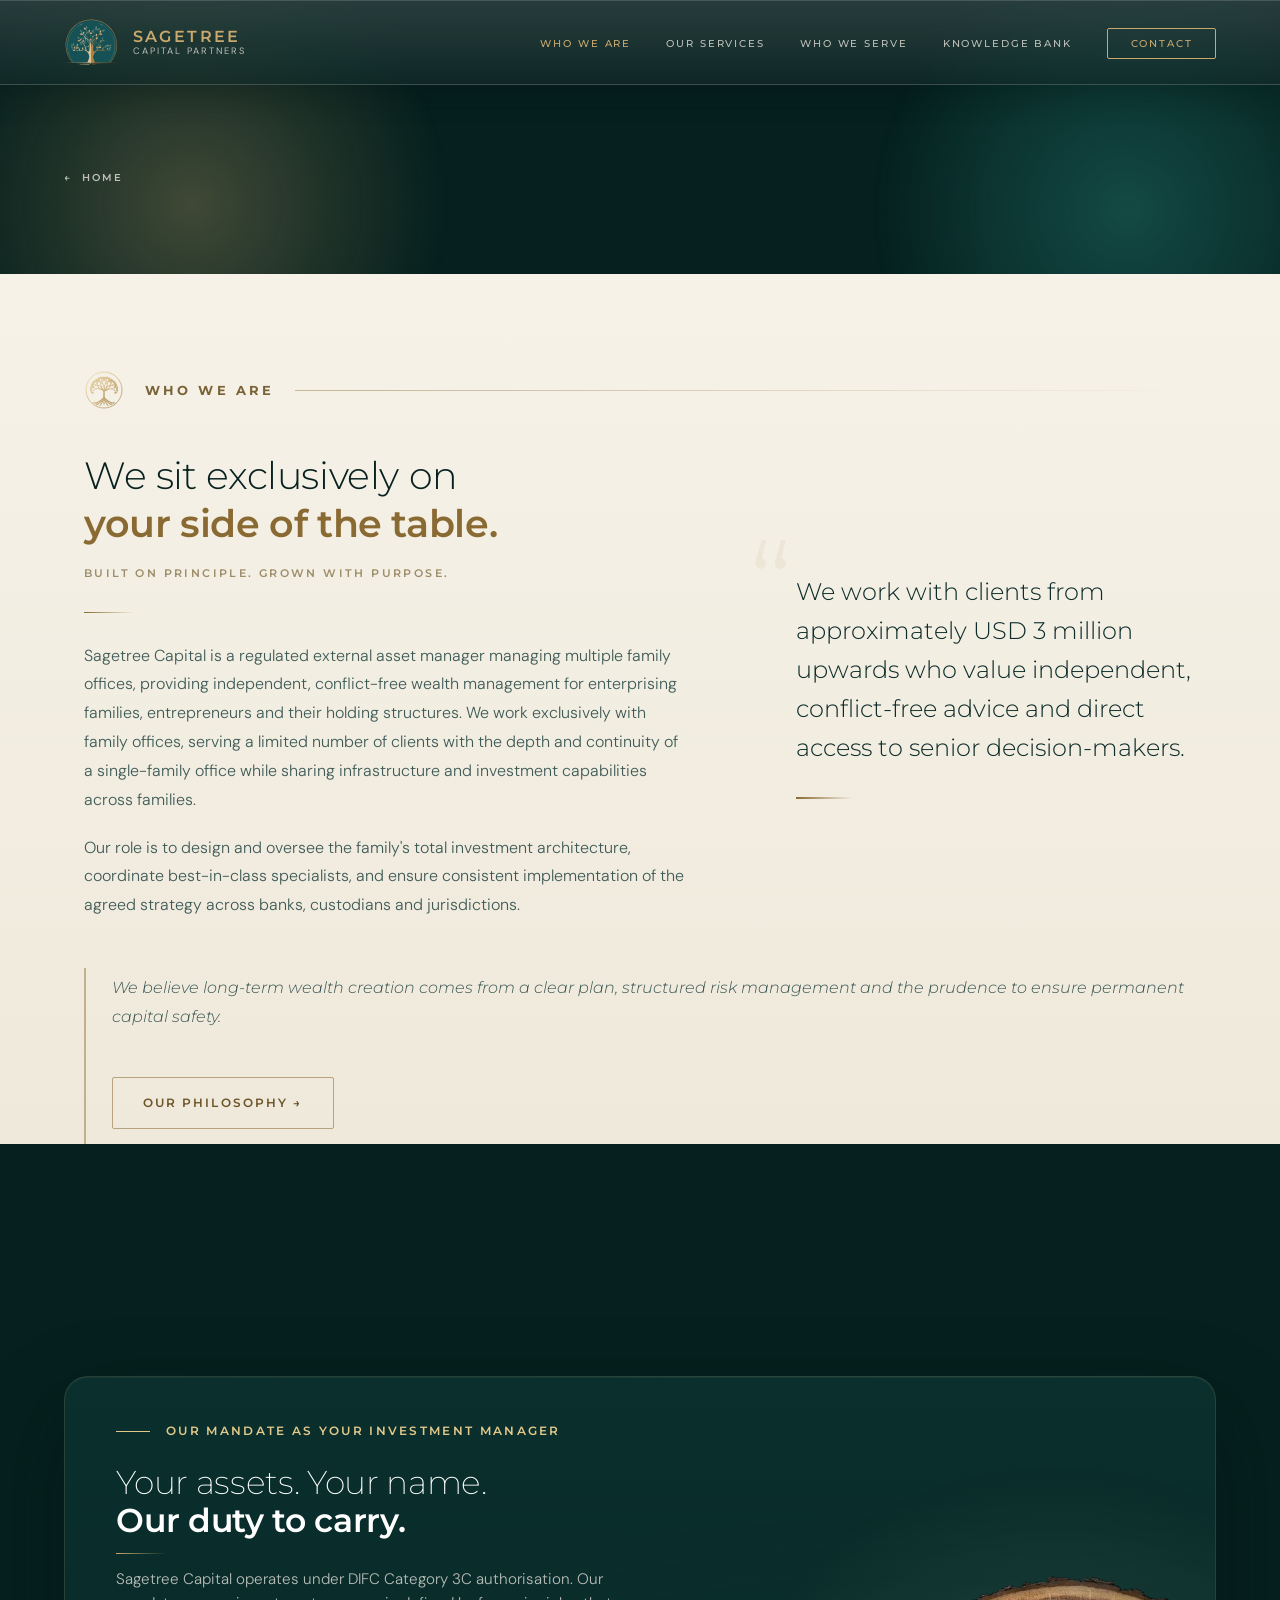
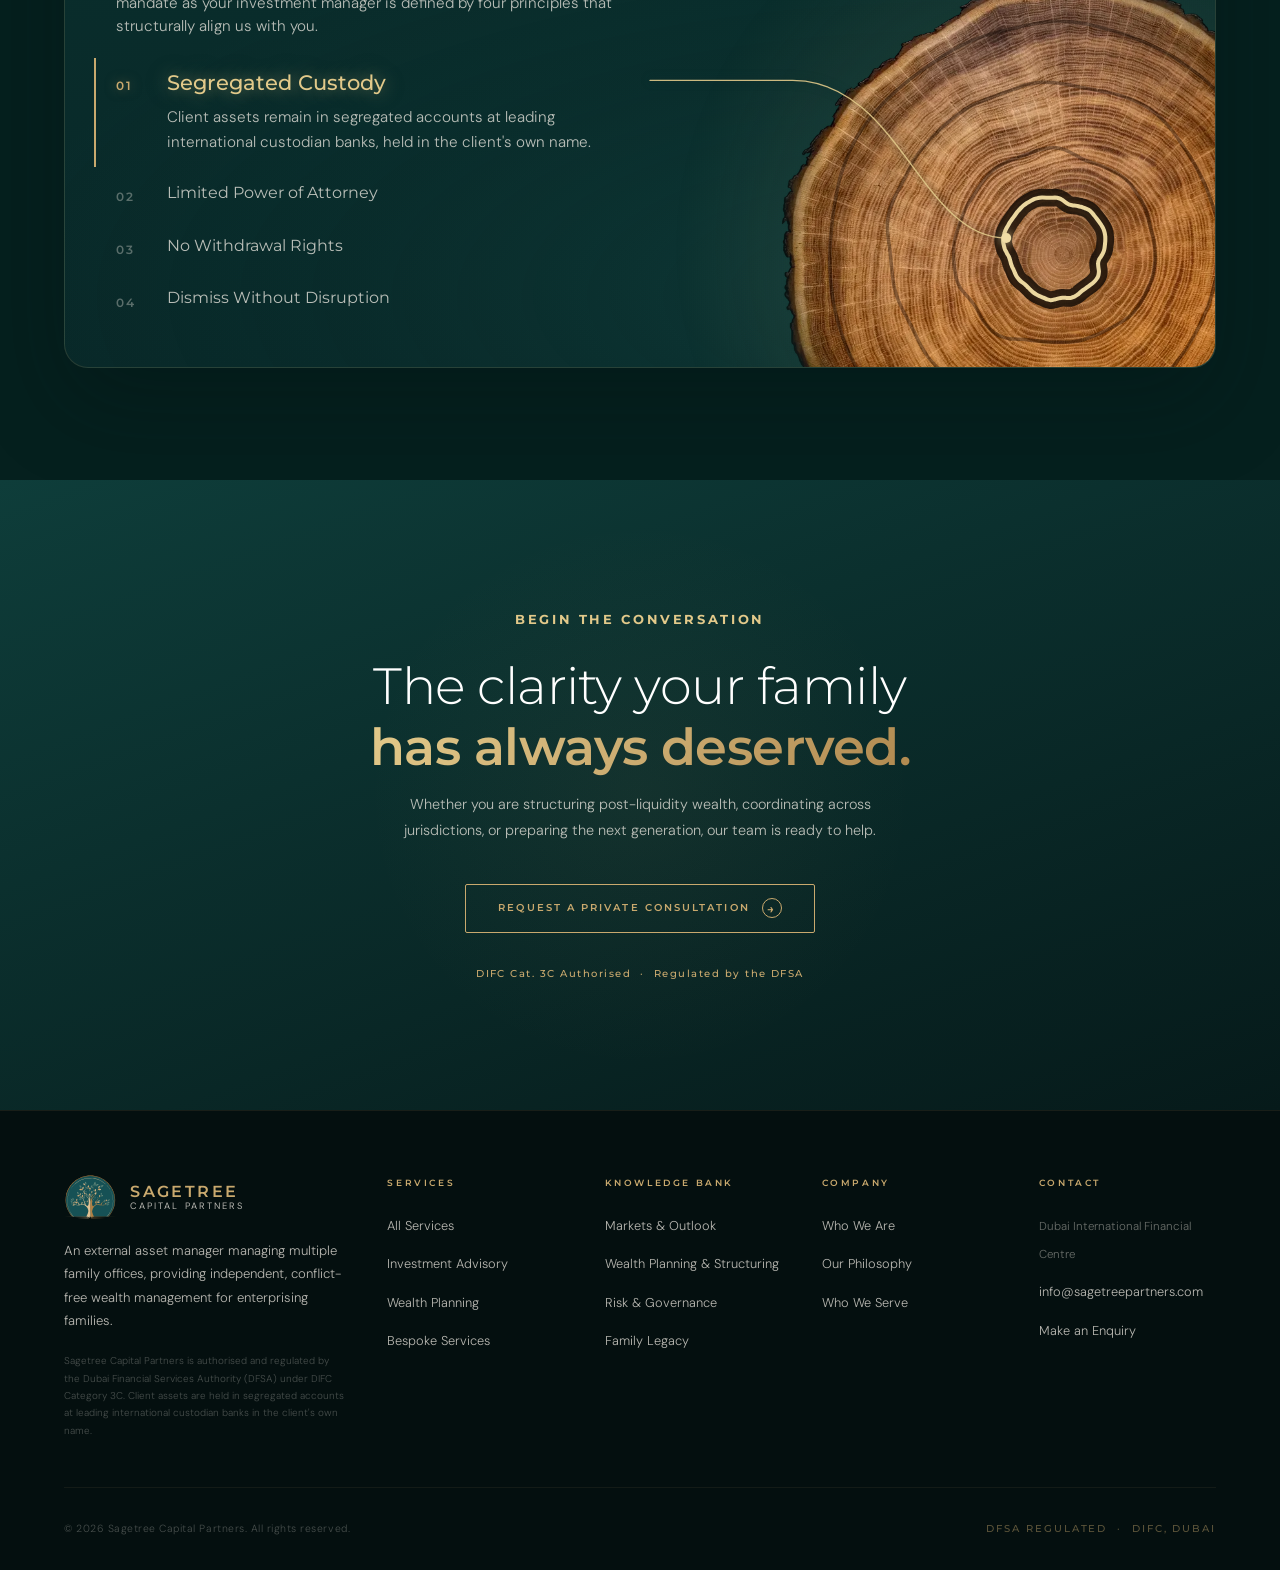
<file: who-we-are.html>
<!DOCTYPE html>
<html lang="en">
<head>
  <meta charset="UTF-8" />
  <meta name="viewport" content="width=device-width, initial-scale=1.0" />
  <title>Who We Are | Sagetree Capital Partners</title>
  <link rel="icon" type="image/svg+xml" href="favicon.svg" />
  <link rel="icon" type="image/png" sizes="32x32" href="favicon-32.png" />
  <link rel="icon" href="favicon.ico" sizes="any" />
  <link rel="apple-touch-icon" href="apple-touch-icon.png" />
  <meta name="description" content="A regulated external asset manager in the DIFC managing multiple family offices, sitting exclusively on the client side of the table." />
  <meta property="og:type" content="website" />
  <meta property="og:site_name" content="Sagetree Capital Partners" />
  <meta property="og:title" content="Who We Are | Sagetree Capital Partners" />
  <meta property="og:description" content="A regulated external asset manager in the DIFC managing multiple family offices, sitting exclusively on the client side of the table." />
  <meta property="og:url" content="https://www.sagetreepartners.com/who-we-are.html" />
  <meta property="og:image" content="https://www.sagetreepartners.com/og-image.png" />
  <meta property="og:image:width" content="1200" />
  <meta property="og:image:height" content="630" />
  <meta property="og:image:alt" content="Sagetree Capital Partners" />
  <meta name="twitter:card" content="summary_large_image" />
  <meta name="twitter:title" content="Who We Are | Sagetree Capital Partners" />
  <meta name="twitter:description" content="A regulated external asset manager in the DIFC managing multiple family offices, sitting exclusively on the client side of the table." />
  <meta name="twitter:image" content="https://www.sagetreepartners.com/og-image.png" />
  <link rel="canonical" href="https://www.sagetreepartners.com/who-we-are.html" />
  <link rel="preconnect" href="https://fonts.googleapis.com" />
  <link rel="preconnect" href="https://fonts.gstatic.com" crossorigin />
  <link href="https://fonts.googleapis.com/css2?family=Montserrat:wght@200;300;400;500;600;700&family=DM+Sans:ital,wght@0,300;0,400;0,500;1,300&display=swap" rel="stylesheet" />
  <style>
    *, *::before, *::after { box-sizing: border-box; margin: 0; padding: 0; }
    :root {
      --teal-deep:  #082828; --teal-mid: #0e3d3a; --teal-light: #1a5550;
      --gold: #c9a96e; --gold-light: #e2c98a; --gold-glow: rgba(201,169,110,0.25);
      --cream: #f5f0e8; --white: #ffffff; --muted: rgba(245,240,232,0.74);
      --heading: 'Montserrat', sans-serif; --body: 'DM Sans', sans-serif;
      --hdr: 90px;
    }
    html { scroll-behavior: smooth; background: #05201e; }
    /* ── AMBIENT BACKGROUND GLOW ──────────────────── */
    .bg { position: fixed; inset: 0; z-index: -1; pointer-events: none; overflow: hidden; }
    .bg .orb { position: absolute; will-change: transform; }
    .bg .orb i { display: block; width: 100%; height: 100%; border-radius: 50%; will-change: transform, opacity; }
    .orb.a { width: 46vw; height: 46vw; top: -10vh; left: -8vw; }
    .orb.a i { background: radial-gradient(circle at center, rgba(201,169,110,0.30) 0%, rgba(201,169,110,0.13) 34%, transparent 62%); animation: breatheA 11s ease-in-out infinite; }
    .orb.b { width: 44vw; height: 44vw; top: -8vh; right: -10vw; }
    .orb.b i { background: radial-gradient(circle at center, rgba(26,90,84,0.72) 0%, rgba(26,90,84,0.32) 38%, transparent 64%); animation: breatheB 14s ease-in-out infinite; }
    .orb.c { width: 48vw; height: 48vw; bottom: -12vh; left: -6vw; }
    .orb.c i { background: radial-gradient(circle at center, rgba(226,201,138,0.22) 0%, rgba(226,201,138,0.09) 34%, transparent 60%); animation: breatheC 12.5s ease-in-out infinite; }
    .orb.d { width: 42vw; height: 42vw; bottom: -8vh; right: -6vw; }
    .orb.d i { background: radial-gradient(circle at center, rgba(32,100,92,0.78) 0%, rgba(32,100,92,0.34) 40%, transparent 64%); animation: breatheD 15.5s ease-in-out infinite; }
    @keyframes breatheA { 0%,100% { transform: translate(0,0) scale(0.9); opacity: .45 } 50% { transform: translate(3vw,2vh) scale(1.22); opacity: .95 } }
    @keyframes breatheB { 0%,100% { transform: translate(0,0) scale(1.16); opacity: .92 } 50% { transform: translate(-2vw,-2vh) scale(0.84); opacity: .5 } }
    @keyframes breatheC { 0%,100% { transform: translate(0,0) scale(0.88); opacity: .5 } 50% { transform: translate(2vw,-3vh) scale(1.18); opacity: .92 } }
    @keyframes breatheD { 0%,100% { transform: translate(0,0) scale(1.12); opacity: .55 } 50% { transform: translate(-3vw,2vh) scale(0.88); opacity: .95 } }
    @media (prefers-reduced-motion: reduce) { .bg .orb i { animation: none; } }
    body { background: transparent; color: var(--cream); font-family: var(--body); font-weight: 300; line-height: 1.75; overflow-x: hidden; }
    ::-webkit-scrollbar { width: 4px; } ::-webkit-scrollbar-track { background: var(--teal-deep); } ::-webkit-scrollbar-thumb { background: var(--gold); border-radius: 2px; }

    /* ── NAV ───────────────────────────────────────── */
    nav { position: fixed; top: 0; left: 0; right: 0; z-index: 999; display: flex; align-items: center; justify-content: space-between; padding: 1.2rem 4rem; background: linear-gradient(180deg, rgba(255,255,255,0.14) 0%, rgba(255,255,255,0.04) 100%), linear-gradient(180deg, rgba(6,28,28,0.72) 0%, rgba(6,28,28,0.62) 100%); backdrop-filter: blur(22px) saturate(180%); -webkit-backdrop-filter: blur(22px) saturate(180%); border-bottom: 1px solid rgba(255,255,255,0.09); box-shadow: 0 8px 30px rgba(3,18,18,0.28), inset 0 1px 0 rgba(255,255,255,0.14); transition: padding 0.4s ease, background 0.4s ease, box-shadow 0.4s ease, backdrop-filter 0.4s ease; }
    nav.scrolled { padding: 0.8rem 4rem; background: linear-gradient(180deg, rgba(255,255,255,0.16) 0%, rgba(255,255,255,0.05) 100%), linear-gradient(180deg, rgba(6,28,28,0.86) 0%, rgba(6,28,28,0.78) 100%); backdrop-filter: blur(30px) saturate(190%); -webkit-backdrop-filter: blur(30px) saturate(190%); box-shadow: 0 10px 38px rgba(3,18,18,0.40), inset 0 1px 0 rgba(255,255,255,0.16); }
    .nav-logo { display: flex; align-items: center; gap: 0.85rem; text-decoration: none; }
    .nav-logo img { height: 46px; width: auto; object-fit: contain; }
    .nav-logo-text { display: flex; flex-direction: column; line-height: 1.15; }
    .nav-logo-text span:first-child { font-family: var(--heading); font-size: 1rem; font-weight: 600; letter-spacing: 0.15em; text-transform: uppercase; color: var(--gold); }
    .nav-logo-text span:last-child { font-size: 0.58rem; font-weight: 400; letter-spacing: 0.22em; text-transform: uppercase; color: var(--muted); }
    .nav-links { display: flex; align-items: center; gap: 2.2rem; list-style: none; }
    .nav-links a { text-decoration: none; font-family: var(--heading); font-size: 0.65rem; font-weight: 500; letter-spacing: 0.18em; text-transform: uppercase; color: var(--muted); transition: color 0.3s; position: relative; }
    .nav-links a::after { content: ''; position: absolute; bottom: -4px; left: 0; right: 0; height: 1px; background: var(--gold); transform: scaleX(0); transform-origin: left; transition: transform 0.3s ease; }
    .nav-links a:hover { color: var(--gold); } .nav-links a:hover::after { transform: scaleX(1); }
    .nav-cta { padding: 0.5rem 1.4rem !important; border: 1px solid var(--gold) !important; color: var(--gold) !important; border-radius: 2px; transition: background 0.3s, color 0.3s, box-shadow 0.3s !important; cursor: pointer; }
    .nav-cta:hover { background: var(--gold) !important; color: var(--teal-deep) !important; box-shadow: 0 0 18px var(--gold-glow) !important; }
    .nav-cta::after { display: none !important; }

    /* ── HERO (VIDEO) ──────────────────────────────── */
    .hero { min-height: 100vh; display: flex; flex-direction: column; justify-content: flex-end; padding: calc(var(--hdr) + 1.5rem) 4rem 5rem; position: relative; overflow: hidden; background: var(--teal-deep); }
    .hero-video-wrap { position: absolute; top: var(--hdr); left: 0; right: 0; bottom: 0; z-index: 0; }
    .hero-video-wrap video { width: 100%; height: 100%; object-fit: cover; object-position: center top; opacity: 0.75; }
    .hero-overlay { position: absolute; top: var(--hdr); left: 0; right: 0; bottom: 0; background: linear-gradient(to top, rgba(8,40,40,0.85) 0%, rgba(8,40,40,0.2) 50%, rgba(8,40,40,0.15) 100%); z-index: 1; }
    .hero-content { position: relative; z-index: 2; max-width: 760px; display: flex; flex-direction: column; flex: 1; justify-content: space-between; }
    .hero-label { font-family: var(--heading); font-size: 0.68rem; font-weight: 600; letter-spacing: 0.24em; text-transform: uppercase; color: var(--gold-light); margin-bottom: 0.5rem; display: flex; align-items: center; gap: 1rem; }
    .hero-risk-strip { font-family: var(--heading); font-size: 0.55rem; font-weight: 400; letter-spacing: 0.28em; text-transform: uppercase; color: rgba(245,240,232,0.55); margin-bottom: 0; padding-left: 52px; }
    .hero-label::before { content: ''; display: block; width: 36px; height: 1px; background: var(--gold); }
    .hero-title { font-family: var(--heading); font-size: clamp(2.2rem, 4.5vw, 4rem); font-weight: 300; line-height: 1.18; color: var(--white); margin-bottom: 1rem; letter-spacing: -0.01em; text-shadow: 0 2px 20px rgba(6,28,28,0.7); }
    .hero-title strong { font-weight: 600; color: var(--gold); }
    .hero-tagline { font-family: var(--heading); font-size: 0.75rem; font-weight: 400; letter-spacing: 0.2em; text-transform: uppercase; color: var(--gold); opacity: 0.9; margin-bottom: 2rem; text-shadow: 0 1px 8px rgba(6,28,28,0.8); }
    .hero-subtitle { font-size: 0.95rem; font-weight: 300; line-height: 1.85; color: var(--muted); max-width: 580px; margin-bottom: 1.6rem; }
    .hero-bullets { list-style: none; margin-bottom: 2.8rem; }
    .hero-bullets li { font-size: 0.82rem; font-weight: 300; color: var(--muted); padding: 0.35rem 0; display: flex; align-items: flex-start; gap: 0.75rem; }
    .hero-bullets li::before { content: '·'; color: var(--gold); flex-shrink: 0; margin-top: 0.05rem; font-size: 1.4rem; line-height: 0.5; }
    .hero-actions { display: flex; align-items: center; gap: 2rem; flex-wrap: wrap; }
    .hero-pillars { position: absolute; bottom: 2.5rem; right: 4rem; display: flex; gap: 3rem; z-index: 2; }
    .hero-pillar { font-family: var(--heading); font-size: 0.58rem; font-weight: 500; letter-spacing: 0.3em; text-transform: uppercase; color: var(--gold); opacity: 0.6; }

    /* ── BUTTONS ───────────────────────────────────── */
    .btn-primary { display: inline-flex; align-items: center; gap: 0.75rem; padding: 0.85rem 2rem; background: transparent; border: 1px solid var(--gold); color: var(--gold); text-decoration: none; font-family: var(--heading); font-size: 0.65rem; font-weight: 600; letter-spacing: 0.2em; text-transform: uppercase; border-radius: 2px; transition: all 0.35s ease; position: relative; overflow: hidden; cursor: pointer; }
    .btn-primary::before { content: ''; position: absolute; inset: 0; background: var(--gold); transform: translateX(-101%); transition: transform 0.35s ease; z-index: 0; }
    .btn-primary span, .btn-primary .arrow-icon { position: relative; z-index: 1; }
    .btn-primary:hover { color: var(--teal-deep); box-shadow: 0 0 24px var(--gold-glow); } .btn-primary:hover::before { transform: translateX(0); }
    .arrow-icon { width: 20px; height: 20px; border: 1px solid currentColor; border-radius: 50%; display: flex; align-items: center; justify-content: center; font-size: 0.75rem; transition: transform 0.3s; }
    .btn-primary:hover .arrow-icon { transform: rotate(45deg); }
    .btn-ghost { font-family: var(--heading); font-size: 0.65rem; font-weight: 500; letter-spacing: 0.18em; text-transform: uppercase; color: var(--muted); text-decoration: none; display: flex; align-items: center; gap: 0.5rem; transition: color 0.3s; background: none; border: none; cursor: pointer; }
    .btn-ghost:hover { color: var(--gold); }

    /* ── SECTION COMMONS ───────────────────────────── */
    section { padding: 7rem 4rem; }
    .section-label { font-family: var(--heading); font-size: 0.82rem; font-weight: 700; letter-spacing: 0.2em; text-transform: uppercase; color: var(--gold-light); margin-bottom: 1.4rem; display: flex; align-items: center; gap: 1rem; }
    .who-sub .section-label { font-size: 0.72rem; font-weight: 600; }
    .section-label::before { content: ''; display: inline-block; width: 34px; height: 1px; background: var(--gold-light); }
    .chapter-bar { display: flex; align-items: center; gap: 1.3rem; margin-bottom: 2.4rem; }
    .cb-num { font-family: var(--heading); font-size: 1.5rem; font-weight: 300; line-height: 1; background: linear-gradient(125deg, var(--gold-light) 0%, var(--gold) 55%, #b0894f 100%); -webkit-background-clip: text; background-clip: text; -webkit-text-fill-color: transparent; color: transparent; }
    .cb-name { font-family: var(--heading); font-size: 0.82rem; font-weight: 700; letter-spacing: 0.24em; text-transform: uppercase; color: var(--gold-light); white-space: nowrap; }
    .cb-rule { flex: 1; height: 1px; background: linear-gradient(90deg, var(--gold), transparent); }
    .cb-tree { display: inline-flex; align-items: center; }
    .cb-tree svg { width: 40px; height: 40px; display: block; }
    .section-title { font-family: var(--heading); font-size: clamp(1.8rem, 3vw, 2.6rem); font-weight: 300; line-height: 1.25; color: var(--white); margin-bottom: 1rem; letter-spacing: -0.01em; }
    .section-title strong { font-weight: 600; background: linear-gradient(125deg, var(--gold-light) 0%, var(--gold) 55%, #b0894f 100%); -webkit-background-clip: text; background-clip: text; -webkit-text-fill-color: transparent; color: transparent; }
    .who-sub .section-title strong { background: none; -webkit-text-fill-color: var(--white); color: var(--white); }
    .section-tagline { font-family: var(--heading); font-size: 0.68rem; font-weight: 500; letter-spacing: 0.22em; text-transform: uppercase; color: var(--gold); opacity: 0.7; margin-bottom: 1rem; }
    .section-desc { font-size: 0.9rem; font-weight: 300; color: var(--muted); line-height: 1.9; max-width: 600px; }
    .gold-line { width: 50px; height: 1px; background: linear-gradient(90deg, var(--gold), transparent); margin: 1.8rem 0; }

    /* ── STATS ─────────────────────────────────────── */
    .stats-section { padding: 5rem 4rem; }
    .stats-grid { display: grid; grid-template-columns: repeat(4,1fr); gap: 1.5rem; perspective: 1200px; }
    .stat-card { position: relative; background: rgba(6,26,26,0.55); backdrop-filter: blur(18px) saturate(150%); -webkit-backdrop-filter: blur(18px) saturate(150%); border: 1px solid rgba(201,169,110,0.18); border-radius: 16px; padding: 2.4rem 1.8rem; min-height: 190px; display: flex; align-items: flex-start; overflow: hidden; transform-style: preserve-3d; transition: transform 0.2s ease, box-shadow 0.4s ease, border-color 0.4s ease; will-change: transform; box-shadow: inset 0 1px 0 rgba(255,255,255,0.04); }
    .stat-card::before { content: ''; position: absolute; inset: 0; background: radial-gradient(340px circle at var(--mx,50%) var(--my,0%), rgba(201,169,110,0.18), transparent 60%); opacity: 0; transition: opacity 0.4s; pointer-events: none; }
    .stat-card:hover { border-color: rgba(201,169,110,0.5); box-shadow: 0 26px 55px -22px rgba(0,0,0,0.7), 0 0 34px rgba(201,169,110,0.10); }
    .stat-card:hover::before { opacity: 1; }
    .stat-card-inner { transform: translateZ(26px); display: flex; flex-direction: column; position: relative; z-index: 1; }
    .stat-number { font-family: var(--heading); font-size: clamp(2rem, 3.3vw, 3rem); font-weight: 300; line-height: 1; display: block; margin-bottom: 0.9rem; letter-spacing: -0.02em; background: linear-gradient(125deg, var(--gold-light) 0%, var(--gold) 55%, #b0894f 100%); -webkit-background-clip: text; background-clip: text; -webkit-text-fill-color: transparent; color: transparent; }
    .stat-number--sm { font-size: clamp(1.25rem, 1.9vw, 1.65rem); line-height: 1.18; }
    .stat-label { font-family: var(--heading); font-size: 0.62rem; font-weight: 500; letter-spacing: 0.18em; text-transform: uppercase; color: var(--muted); line-height: 1.6; }

    /* ── WHO WE ARE ────────────────────────────────── */
    #serve { scroll-margin-top: 110px; }
    .who-sub { margin-top: 5rem; padding-top: 5rem; scroll-margin-top: 100px; }
    .serve-grid { display: grid; grid-template-columns: 1fr 1fr; gap: 0 4rem; margin-top: 2.5rem; }
    .who-grid { display: grid; grid-template-columns: 1fr 1fr; gap: 6rem; align-items: start; }
    .who-left { }
    .who-body { font-size: 0.9rem; font-weight: 300; color: var(--muted); line-height: 1.95; }
    .who-body p + p { margin-top: 1.2rem; }
    .who-highlight { background: var(--teal-mid); border-left: 2px solid var(--gold); padding: 1.5rem 2rem; margin: 2rem 0; font-size: 0.88rem; font-weight: 400; color: var(--cream); line-height: 1.8; font-style: italic; }
    .who-right { }
    .clients-title { font-family: var(--heading); font-size: 0.6rem; font-weight: 600; letter-spacing: 0.3em; text-transform: uppercase; color: var(--gold); margin-bottom: 1.5rem; }
    .client-type { padding: 1.4rem 0; display: flex; align-items: flex-start; gap: 1rem; }
    .client-type:last-child { border-bottom: none; }
    .client-type-icon { color: var(--gold); font-size: 0.7rem; margin-top: 0.2rem; flex-shrink: 0; }
    .client-type-text { font-size: 0.85rem; font-weight: 300; color: var(--muted); line-height: 1.7; }
    .client-type-text strong { font-weight: 500; color: var(--cream); display: block; margin-bottom: 0.2rem; font-size: 0.88rem; }
    .who-intro-grid { display: grid; grid-template-columns: 1.25fr 0.9fr; gap: 5rem; align-items: center; }
    .who-pull { position: relative; padding-left: 2rem; }
    .who-pull::before { content: '\201C'; position: absolute; top: -3rem; left: -1rem; font-family: var(--heading); font-size: 8rem; line-height: 1; color: var(--gold); opacity: 0.22; pointer-events: none; }
    .who-pull blockquote { margin: 0; }
    .who-pull blockquote p { font-family: var(--heading); font-weight: 300; font-size: 1.5rem; line-height: 1.62; color: var(--cream); }
    .who-pull-rule { width: 56px; height: 2px; background: linear-gradient(90deg, var(--gold), transparent); margin-top: 1.8rem; }

    /* ── SERVICES ──────────────────────────────────── */
    .services-header { display: grid; grid-template-columns: 1fr 1fr; gap: 4rem; align-items: end; margin-bottom: 4rem; }
    .services-grid { display: grid; grid-template-columns: repeat(3, 1fr); gap: 1px; background: rgba(201,169,110,0.08); }
    .service-card { background: rgba(8,40,40,0.95); padding: 2.5rem; position: relative; overflow: hidden; transition: background 0.4s; cursor: default; }
    .service-card::before { content: ''; position: absolute; top: 0; left: 0; right: 0; height: 2px; background: var(--gold); transform: scaleX(0); transform-origin: left; transition: transform 0.5s ease; }
    .service-card:hover { background: rgba(14,61,58,0.95); } .service-card:hover::before { transform: scaleX(1); }
    .service-card.wide { grid-column: span 2; }
    .service-num { font-family: var(--heading); font-size: 0.62rem; font-weight: 600; letter-spacing: 0.2em; color: var(--gold); opacity: 0.45; margin-bottom: 1.2rem; }
    .service-title { font-family: var(--heading); font-size: 1.05rem; font-weight: 500; color: var(--white); margin-bottom: 0.9rem; line-height: 1.35; }
    .service-desc { font-size: 0.82rem; font-weight: 300; color: var(--muted); line-height: 1.85; margin-bottom: 1.5rem; }
    .service-bullets { list-style: none; }
    .service-bullets li { font-size: 0.78rem; font-weight: 300; color: var(--muted); padding: 0.3rem 0; display: flex; gap: 0.7rem; align-items: flex-start; line-height: 1.6; }
    .service-bullets li::before { content: '·'; color: var(--gold); flex-shrink: 0; font-size: 1.1rem; line-height: 1.2; }

    /* ── PHILOSOPHY ────────────────────────────────── */
    .philosophy-section { background: var(--teal-deep); }
    .philosophy-grid { display: grid; grid-template-columns: 1fr 1fr; gap: 6rem; align-items: start; margin-top: 3.5rem; }
    .philosophy-block { background: rgba(6,26,26,0.42); border: 1px solid rgba(201,169,110,0.16); border-radius: 12px; padding: 1.9rem 2rem; position: relative; overflow: hidden; transition: border-color 0.35s, box-shadow 0.35s; will-change: transform; }
    .philosophy-block:hover { border-color: rgba(201,169,110,0.42); box-shadow: 0 18px 38px -20px rgba(0,0,0,0.65); }
    .philosophy-block + .philosophy-block { margin-top: 1.6rem; }
    .philosophy-block::before, .philosophy-right::before { content: ''; position: absolute; inset: 0; z-index: 0; background: radial-gradient(300px circle at var(--mx,50%) var(--my,0%), rgba(201,169,110,0.16), transparent 60%); opacity: 0; transition: opacity 0.4s; pointer-events: none; }
    .philosophy-block:hover::before, .philosophy-right:hover::before { opacity: 1; }
    .philosophy-block > *, .philosophy-right > * { position: relative; z-index: 1; }
    .phil-title { font-family: var(--heading); font-size: 0.95rem; font-weight: 600; color: var(--white); margin-bottom: 0.6rem; }
    .phil-desc { font-size: 0.85rem; font-weight: 300; color: var(--muted); line-height: 1.9; }
    .phil-points { list-style: none; margin-top: 0.8rem; }
    .phil-points li { font-size: 0.82rem; font-weight: 300; color: var(--muted); padding: 0.28rem 0; display: flex; gap: 0.7rem; }
    .phil-points li::before { content: '·'; color: var(--gold); flex-shrink: 0; font-size: 1.4rem; line-height: 0.5; }
    .philosophy-right { background: rgba(14,61,58,0.45); backdrop-filter: blur(16px) saturate(150%); -webkit-backdrop-filter: blur(16px) saturate(150%); padding: 3rem; border: 1px solid rgba(201,169,110,0.12); border-radius: 14px; position: relative; overflow: hidden; transition: border-color 0.35s, box-shadow 0.35s; will-change: transform; }
    .philosophy-right:hover { border-color: rgba(201,169,110,0.4); box-shadow: 0 26px 55px -22px rgba(0,0,0,0.7); }
    .phil-quote { font-family: var(--heading); font-size: 1.5rem; font-weight: 200; color: var(--white); line-height: 1.45; margin-bottom: 2rem; letter-spacing: -0.01em; }
    .phil-quote em { font-style: italic; color: var(--gold); }

    /* ── PROCESS ───────────────────────────────────── */
    .process-section { background: var(--teal-mid); }
    .process-num { font-family: var(--heading); font-size: 2.5rem; font-weight: 200; color: var(--gold); opacity: 0.25; line-height: 1; margin-bottom: 1.2rem; display: block; }
    .process-title { font-family: var(--heading); font-size: 0.78rem; font-weight: 600; letter-spacing: 0.1em; text-transform: uppercase; color: var(--white); margin-bottom: 0.8rem; }
    .process-desc { font-size: 0.78rem; font-weight: 300; color: var(--muted); line-height: 1.75; }

    /* ── CUSTODY / REGULATORY ──────────────────────── */
    .custody-section { background: #061a1a; padding: 5rem 4rem; }
    .custody-inner { display: grid; grid-template-columns: 1fr 1fr; gap: 5rem; align-items: center; }
    .custody-text { }
    .custody-badge { display: inline-flex; align-items: center; gap: 0.8rem; background: rgba(201,169,110,0.08); border: 1px solid rgba(201,169,110,0.2); padding: 0.7rem 1.2rem; margin-bottom: 2rem; }
    .custody-badge-dot { width: 6px; height: 6px; border-radius: 50%; background: var(--gold); }
    .custody-badge-text { font-family: var(--heading); font-size: 0.6rem; font-weight: 600; letter-spacing: 0.25em; text-transform: uppercase; color: var(--gold); }
    .custody-body { font-size: 0.88rem; font-weight: 300; color: var(--muted); line-height: 1.9; }
    .custody-body p + p { margin-top: 1rem; }
    .custody-right { }
    .fit-card { padding: 2rem; border: 1px solid rgba(201,169,110,0.15); margin-bottom: 1rem; }
    .fit-card-title { font-family: var(--heading); font-size: 0.65rem; font-weight: 600; letter-spacing: 0.2em; text-transform: uppercase; color: var(--gold); margin-bottom: 0.8rem; }
    .fit-card-body { font-size: 0.84rem; font-weight: 300; color: var(--muted); line-height: 1.8; }

    /* ── CTA ───────────────────────────────────────── */
    .cta-section { background: linear-gradient(160deg, var(--teal-mid) 0%, #061a1a 100%); text-align: center; padding: 8rem 4rem; position: relative; overflow: hidden; }
    .cta-section::before { content: ''; position: absolute; top: 50%; left: 50%; transform: translate(-50%,-50%); width: 600px; height: 600px; background: radial-gradient(circle, rgba(201,169,110,0.05) 0%, transparent 65%); pointer-events: none; }
    .cta-label { font-family: var(--heading); font-size: 0.82rem; font-weight: 700; letter-spacing: 0.2em; text-transform: uppercase; color: var(--gold-light); margin-bottom: 1.5rem; position: relative; z-index: 1; }
    .cta-title { font-family: var(--heading); font-size: clamp(2rem, 4vw, 3.2rem); font-weight: 300; color: var(--white); line-height: 1.2; margin-bottom: 0.8rem; letter-spacing: -0.01em; position: relative; z-index: 1; }
    .cta-title strong { font-weight: 600; background: linear-gradient(125deg, var(--gold-light) 0%, var(--gold) 55%, #b0894f 100%); -webkit-background-clip: text; background-clip: text; -webkit-text-fill-color: transparent; color: transparent; }
    .cta-tagline { font-family: var(--heading); font-size: 0.72rem; font-weight: 400; letter-spacing: 0.22em; text-transform: uppercase; color: var(--gold); opacity: 0.65; margin-bottom: 1.5rem; position: relative; z-index: 1; }
    .cta-sub { font-size: 0.9rem; font-weight: 300; color: var(--muted); max-width: 500px; margin: 0 auto 2.5rem; line-height: 1.85; position: relative; z-index: 1; }
    .cta-minimum { font-family: var(--heading); font-size: 0.62rem; font-weight: 500; letter-spacing: 0.15em; color: var(--gold); opacity: 0.5; margin-top: 2rem; position: relative; z-index: 1; }
    .cta-buttons { display: flex; gap: 1.5rem; justify-content: center; flex-wrap: wrap; position: relative; z-index: 1; }

    /* ── FOOTER ────────────────────────────────────── */
    footer { background: #040f0f; border-top: 1px solid rgba(201,169,110,0.1); padding: 4rem 4rem 2rem; }
    .footer-grid { display: grid; grid-template-columns: 1.6fr 1fr 1fr 1fr 1fr; gap: 2.5rem; margin-bottom: 3rem; }
    .footer-tagline { font-size: 0.82rem; font-weight: 300; color: var(--muted); line-height: 1.8; margin-bottom: 1.2rem; }
    .footer-regulatory { font-size: 0.62rem; font-weight: 300; color: rgba(245,240,232,0.28); line-height: 1.75; }
    .footer-col-title { font-family: var(--heading); font-size: 0.58rem; font-weight: 600; letter-spacing: 0.28em; text-transform: uppercase; color: var(--gold); margin-bottom: 1.2rem; }
    .footer-links { list-style: none; } .footer-links li { margin-bottom: 0.65rem; }
    .footer-links a { font-size: 0.8rem; font-weight: 300; color: var(--muted); text-decoration: none; transition: color 0.3s; } .footer-links a:hover { color: var(--gold); }
    .footer-bottom { border-top: 1px solid rgba(201,169,110,0.08); padding-top: 2rem; display: flex; justify-content: space-between; align-items: center; }
    .footer-copy { font-size: 0.65rem; font-weight: 300; color: rgba(245,240,232,0.28); letter-spacing: 0.05em; }
    .footer-difc { font-family: var(--heading); font-size: 0.6rem; font-weight: 500; letter-spacing: 0.2em; text-transform: uppercase; color: var(--gold); opacity: 0.45; }

    /* ── MODAL ─────────────────────────────────────── */
    .modal-overlay { position: fixed; inset: 0; z-index: 2000; background: rgba(4,15,15,0.9); backdrop-filter: blur(12px); display: flex; align-items: center; justify-content: center; opacity: 0; pointer-events: none; transition: opacity 0.4s ease; }
    .modal-overlay.open { opacity: 1; pointer-events: all; }
    .modal { background: linear-gradient(145deg, #0e3d3a, #082828); border: 1px solid rgba(201,169,110,0.18); width: 90%; max-width: 820px; display: grid; grid-template-columns: 1fr 1.2fr; position: relative; transform: translateY(30px); transition: transform 0.4s ease; overflow: hidden; }
    .modal-overlay.open .modal { transform: translateY(0); }
    .modal-close { position: absolute; top: 1.2rem; right: 1.4rem; background: none; border: none; color: var(--muted); font-size: 1.4rem; cursor: pointer; transition: color 0.3s; z-index: 10; line-height: 1; }
    .modal-close:hover { color: var(--gold); }
    .modal-left { background: linear-gradient(160deg, var(--teal-light), var(--teal-mid)); padding: 3.5rem 2.5rem; display: flex; flex-direction: column; justify-content: space-between; position: relative; overflow: hidden; }
    .modal-left::before { content: ''; position: absolute; bottom: -60px; left: -60px; width: 220px; height: 220px; border: 1px solid rgba(201,169,110,0.15); border-radius: 50%; }
    .modal-left::after { content: ''; position: absolute; bottom: -30px; left: -30px; width: 160px; height: 160px; border: 1px solid rgba(201,169,110,0.1); border-radius: 50%; }
    .modal-left-title { font-family: var(--heading); font-size: 2rem; font-weight: 300; color: var(--white); line-height: 1.25; margin-bottom: 1rem; }
    .modal-left-sub { font-size: 0.82rem; font-weight: 300; color: var(--muted); line-height: 1.8; }
    .modal-pillars { display: flex; flex-direction: column; gap: 0.5rem; margin-top: 2.5rem; }
    .modal-pillar { font-family: var(--heading); font-size: 0.58rem; font-weight: 500; letter-spacing: 0.25em; text-transform: uppercase; color: var(--gold); opacity: 0.7; }
    .modal-right { padding: 3.5rem 2.5rem; }
    .modal-right-title { font-family: var(--heading); font-size: 0.62rem; font-weight: 600; letter-spacing: 0.28em; text-transform: uppercase; color: var(--gold); margin-bottom: 2rem; }
    .form-group { margin-bottom: 1.4rem; }
    .form-group input, .form-group textarea { width: 100%; background: transparent; border: none; border-bottom: 1px solid rgba(201,169,110,0.22); padding: 0.7rem 0; color: var(--cream); font-family: var(--body); font-size: 0.85rem; font-weight: 300; outline: none; transition: border-color 0.3s; }
    .form-group input::placeholder, .form-group textarea::placeholder { color: rgba(245,240,232,0.28); font-size: 0.82rem; }
    .form-group input:focus, .form-group textarea:focus { border-bottom-color: var(--gold); }
    .form-group textarea { resize: vertical; height: 160px; }
    .char-count { font-family: var(--heading); font-size: 0.58rem; color: rgba(245,240,232,0.4); text-align: right; margin-top: 0.45rem; letter-spacing: 0.05em; }
    .char-count.near { color: var(--gold); }
    .input-error { border-bottom-color: rgba(255,100,100,0.6) !important; }
    .form-submit { width: 100%; padding: 0.9rem; background: var(--gold); color: var(--teal-deep); border: none; cursor: pointer; font-family: var(--heading); font-size: 0.65rem; font-weight: 700; letter-spacing: 0.2em; text-transform: uppercase; display: flex; align-items: center; justify-content: center; gap: 0.7rem; transition: background 0.3s, box-shadow 0.3s; margin-top: 0.5rem; }
    .form-submit:hover { background: var(--gold-light); box-shadow: 0 0 22px var(--gold-glow); }
    .form-note { font-size: 0.58rem; color: rgba(245,240,232,0.28); margin-top: 0.9rem; line-height: 1.65; }
    .form-success { display: none; text-align: center; padding: 3rem 0; }
    .form-success.show { display: block; }
    .form-success-icon { font-size: 2.2rem; margin-bottom: 1rem; color: var(--gold); }
    .form-success-title { font-family: var(--heading); font-size: 1.4rem; font-weight: 300; color: var(--white); margin-bottom: 0.5rem; }
    .form-success-sub { font-size: 0.8rem; color: var(--muted); line-height: 1.7; }

    /* Mobile hero title - hidden on desktop */
    .hero-mobile-title { display: none; font-family: var(--heading); font-size: 2.2rem; font-weight: 300; line-height: 1.2; color: var(--white); margin-bottom: 0.8rem; letter-spacing: -0.01em; }
    .hero-mobile-title strong { font-weight: 600; color: var(--gold); }

    /* ── OUR MANDATE ──────────────────────────────── */
    .mandate-section { background: #061a1a; padding: 7rem 4rem; }
    .mandate-inner { display: grid; grid-template-columns: 1fr 1.2fr; gap: 5rem; align-items: start; }
    .mandate-text { }
    .mandate-body { font-size: 0.88rem; font-weight: 300; color: var(--muted); line-height: 1.9; }
    .mandate-pillars { display: grid; grid-template-columns: 1fr 1fr; gap: 1rem; perspective: 1200px; }
    .mandate-pillar { padding: 2rem; border: 1px solid rgba(201,169,110,0.15); border-radius: 14px; background: rgba(14,61,58,0.3); backdrop-filter: blur(16px) saturate(150%); -webkit-backdrop-filter: blur(16px) saturate(150%); position: relative; overflow: hidden; will-change: transform; transform-style: preserve-3d; transition: transform 0.2s ease, border-color 0.4s, box-shadow 0.4s; }
    .mandate-pillar:hover { border-color: rgba(201,169,110,0.5); box-shadow: 0 24px 50px -22px rgba(0,0,0,0.65); }
    .mandate-pillar::before { content: ''; position: absolute; inset: 0; z-index: 0; background: radial-gradient(320px circle at var(--mx,50%) var(--my,0%), rgba(201,169,110,0.16), transparent 60%); opacity: 0; transition: opacity 0.4s; pointer-events: none; }
    .mandate-pillar:hover::before { opacity: 1; }
    .mandate-pillar > * { position: relative; z-index: 1; }
    .mandate-num { font-family: var(--heading); font-size: 0.62rem; font-weight: 600; letter-spacing: 0.2em; color: var(--gold); opacity: 0.45; margin-bottom: 0.9rem; }
    .mandate-title { font-family: var(--heading); font-size: 0.98rem; font-weight: 500; color: var(--white); margin-bottom: 0.7rem; line-height: 1.35; }
    .mandate-desc { font-size: 0.8rem; font-weight: 300; color: var(--muted); line-height: 1.75; }

    /* ── KNOWLEDGE BANK ───────────────────────────── */
    .knowledge-section { padding: 7rem 4rem; }
    .knowledge-header { display: grid; grid-template-columns: 1fr 1fr; gap: 4rem; align-items: end; margin-bottom: 4rem; }
    .knowledge-featured { display: grid; grid-template-columns: repeat(3,1fr); gap: 1.5rem; margin-bottom: 4rem; }
    .knowledge-card { padding: 2rem; background: rgba(8,40,40,0.45); backdrop-filter: blur(16px) saturate(150%); -webkit-backdrop-filter: blur(16px) saturate(150%); border: 1px solid rgba(201,169,110,0.15); transition: border-color 0.3s, box-shadow 0.4s, background 0.3s; cursor: pointer; position: relative; overflow: hidden; will-change: transform; }
    .knowledge-card:hover { border-color: rgba(201,169,110,0.4); background: rgba(8,40,40,0.75); box-shadow: 0 22px 48px -22px rgba(0,0,0,0.65); }
    .knowledge-card::before { content: ''; position: absolute; inset: 0; z-index: 0; background: radial-gradient(320px circle at var(--mx,50%) var(--my,0%), rgba(201,169,110,0.18), transparent 60%); opacity: 0; transition: opacity 0.4s; pointer-events: none; }
    .knowledge-card:hover::before { opacity: 1; }
    .knowledge-card > * { position: relative; z-index: 1; }
    .knowledge-tag { font-family: var(--heading); font-size: 0.55rem; font-weight: 600; letter-spacing: 0.25em; text-transform: uppercase; color: var(--gold); opacity: 0.75; margin-bottom: 1rem; }
    .knowledge-title { font-family: var(--heading); font-size: 1.15rem; font-weight: 500; color: var(--white); line-height: 1.3; margin-bottom: 0.8rem; }
    .knowledge-excerpt { font-size: 0.82rem; font-weight: 300; color: var(--muted); line-height: 1.8; margin-bottom: 1.5rem; }
    .knowledge-cta { font-family: var(--heading); font-size: 0.6rem; font-weight: 500; letter-spacing: 0.2em; text-transform: uppercase; color: var(--gold); opacity: 0.65; }
    .knowledge-pillar { font-family: var(--heading); font-size: 0.75rem; font-weight: 400; letter-spacing: 0.1em; color: var(--cream); padding: 0.5rem 0; }
    .knowledge-subscribe { display: flex; align-items: center; justify-content: space-between; gap: 2rem; padding: 2rem 0 0; flex-wrap: wrap; }
    .knowledge-subscribe-text { flex: 1; min-width: 260px; }
    .knowledge-subscribe-title { font-family: var(--heading); font-size: 1.05rem; font-weight: 400; color: var(--white); margin-bottom: 0.5rem; }
    .knowledge-subscribe-desc { font-size: 0.82rem; font-weight: 300; color: var(--muted); line-height: 1.75; max-width: 480px; }

    .policy-grid { display: grid; grid-template-columns: repeat(3,1fr); gap: 1px; background: rgba(201,169,110,0.08); margin-top: 4rem; }
    .policy-card { background: var(--teal-deep); padding: 2.5rem; position: relative; transition: background 0.4s; }
    .policy-card::before { content: ''; position: absolute; top: 0; left: 0; right: 0; height: 2px; background: var(--gold); transform: scaleX(0); transform-origin: left; transition: transform 0.4s ease; }
    .policy-card:hover { background: rgba(14,61,58,0.75); }
    .policy-card:hover::before { transform: scaleX(1); }
    .policy-title { font-family: var(--heading); font-size: 0.98rem; font-weight: 500; color: var(--white); margin-bottom: 0.9rem; line-height: 1.35; }
    .policy-desc { font-size: 0.8rem; font-weight: 300; color: var(--muted); line-height: 1.8; margin-bottom: 1.5rem; }
    .policy-cta { font-family: var(--heading); font-size: 0.6rem; font-weight: 500; letter-spacing: 0.22em; text-transform: uppercase; color: var(--gold); text-decoration: none; opacity: 0.75; transition: opacity 0.3s, gap 0.3s; display: inline-flex; align-items: center; gap: 0.5rem; }
    .policy-cta:hover { opacity: 1; gap: 0.8rem; }

    /* ── SERVICES ACCORDION ──────────────────────── */
    .services-accordion { margin-top: 3.5rem; }
    .svc-group { margin-top: 3.5rem; }
    .svc-group:first-child { margin-top: 0; }
    .svc-group-label { font-family: var(--heading); font-size: 0.7rem; font-weight: 600; letter-spacing: 0.28em; text-transform: uppercase; color: var(--gold-light); margin-bottom: 1.2rem; display: flex; align-items: center; gap: 0.9rem; }
    .svc-group-label::before { content: ''; width: 28px; height: 1px; background: var(--gold-light); display: inline-block; }
    .acc-item { border-top: 1px solid rgba(201,169,110,0.14); }
    .acc-item:last-child { border-bottom: 1px solid rgba(201,169,110,0.14); }
    .acc-head { width: 100%; background: none; border: none; cursor: pointer; display: flex; align-items: center; justify-content: space-between; gap: 1rem; padding: 1.5rem 0; text-align: left; }
    .acc-title { font-family: var(--heading); font-size: 1.02rem; font-weight: 500; color: var(--white); transition: color 0.3s; }
    .acc-head:hover .acc-title { color: var(--gold-light); }
    .acc-icon { color: var(--gold); font-size: 1.05rem; line-height: 1; transition: transform 0.35s; flex-shrink: 0; }
    .acc-item.open .acc-icon { transform: rotate(180deg); }
    .acc-body { max-height: 0; overflow: hidden; transition: max-height 0.45s ease; }
    .acc-item.open .acc-body { max-height: 800px; }
    .acc-body-inner { padding: 0 0 1.7rem; max-width: 760px; }

    /* ── SERVICES GROUP CARDS ────────────────────── */
    .svc-groups { display: grid; grid-template-columns: repeat(3,1fr); gap: 1.5rem; margin-top: 3.5rem; perspective: 1200px; }
    .svc-card { display: block; text-decoration: none; position: relative; overflow: hidden; background: rgba(6,26,26,0.4); backdrop-filter: blur(16px) saturate(150%); -webkit-backdrop-filter: blur(16px) saturate(150%); border: 1px solid rgba(201,169,110,0.18); border-radius: 16px; padding: 2.4rem 2rem; transition: transform 0.2s ease, box-shadow 0.4s, border-color 0.4s; will-change: transform; transform-style: preserve-3d; }
    .svc-card::before { content: ''; position: absolute; inset: 0; z-index: 0; background: radial-gradient(340px circle at var(--mx,50%) var(--my,0%), rgba(201,169,110,0.18), transparent 60%); opacity: 0; transition: opacity 0.4s; pointer-events: none; }
    .svc-card:hover { border-color: rgba(201,169,110,0.5); box-shadow: 0 26px 55px -22px rgba(0,0,0,0.7); }
    .svc-card:hover::before { opacity: 1; }
    .svc-card-inner { position: relative; z-index: 1; transform: translateZ(20px); }
    .svc-card-tag { font-family: var(--heading); font-size: 0.6rem; font-weight: 600; letter-spacing: 0.24em; text-transform: uppercase; color: var(--gold-light); margin-bottom: 1rem; }
    .svc-card-title { font-family: var(--heading); font-size: 1.25rem; font-weight: 500; color: var(--white); margin-bottom: 0.9rem; line-height: 1.3; }
    .svc-card-desc { font-size: 0.82rem; font-weight: 300; color: var(--muted); line-height: 1.8; margin-bottom: 1.4rem; }
    .svc-card-list { list-style: none; margin-bottom: 1.6rem; }
    .svc-card-list li { font-size: 0.78rem; font-weight: 300; color: var(--cream); padding: 0.3rem 0; display: flex; gap: 0.6rem; align-items: flex-start; opacity: 0.82; }
    .svc-card-list li::before { content: '\00B7'; color: var(--gold); }
    .svc-card-cta { font-family: var(--heading); font-size: 0.62rem; font-weight: 600; letter-spacing: 0.2em; text-transform: uppercase; color: var(--gold); display: inline-flex; align-items: center; gap: 0.5rem; transition: gap 0.3s; }
    .svc-card:hover .svc-card-cta { gap: 0.85rem; }

    /* ── PROCESS CASCADE ─────────────────────────── */
    .process-cascade { display: flex; gap: 1rem; margin-top: 4rem; }
    .proc-panel { flex: 1; min-width: 0; position: relative; overflow: hidden; background: rgba(6,26,26,0.5); border: 1px solid rgba(201,169,110,0.15); border-radius: 14px; padding: 2.2rem 1.7rem; min-height: 300px; display: flex; flex-direction: column; transition: flex 0.55s cubic-bezier(.4,0,.2,1), border-color 0.4s, box-shadow 0.4s, background 0.4s; }
    .proc-panel::after { content: ''; position: absolute; top: 0; left: 0; right: 0; height: 2px; background: var(--gold); transform: scaleX(0); transform-origin: left; transition: transform 0.5s ease; }
    .process-cascade:hover .proc-panel { flex: 0.72; }
    .proc-panel:hover { flex: 2.7; border-color: rgba(201,169,110,0.45); background: rgba(14,61,58,0.5); box-shadow: 0 26px 55px -22px rgba(0,0,0,0.7); }
    .proc-panel:hover::after { transform: scaleX(1); }
    .proc-num2 { font-family: var(--heading); font-size: 2.6rem; font-weight: 200; color: var(--gold); opacity: 0.3; line-height: 1; margin-bottom: 1.3rem; transition: opacity 0.4s; }
    .proc-panel:hover .proc-num2 { opacity: 0.8; }
    .proc-title2 { font-family: var(--heading); font-size: 0.8rem; font-weight: 600; letter-spacing: 0.12em; text-transform: uppercase; color: var(--white); margin-bottom: 1.3rem; line-height: 1.4; }
    .proc-desc2 { font-size: 0.82rem; font-weight: 300; color: var(--muted); line-height: 1.8; opacity: 0; transform: translateY(8px); transition: opacity 0.45s 0.12s, transform 0.45s 0.12s; }
    .proc-panel:hover .proc-desc2 { opacity: 1; transform: none; }

    /* ── PROCESS ACCORDION (in philosophy column) ── */
    .philosophy-right-col { display: flex; flex-direction: column; gap: 1.6rem; }
    .process-accordion { border: 1px solid rgba(201,169,110,0.15); border-radius: 14px; background: rgba(6,26,26,0.4); overflow: hidden; }
    .proc-acc-header { padding: 1.5rem 1.7rem 1.1rem; }
    .proc-acc-label { font-family: var(--heading); font-size: 0.62rem; font-weight: 700; letter-spacing: 0.24em; text-transform: uppercase; color: var(--gold-light); }
    .proc-acc-sub { font-size: 0.72rem; font-weight: 300; color: var(--muted); margin-top: 0.35rem; }
    .proc-acc-item { border-top: 1px solid rgba(201,169,110,0.1); }
    .proc-acc-head { width: 100%; background: none; border: none; cursor: pointer; display: flex; align-items: center; gap: 1rem; padding: 1.05rem 1.7rem; text-align: left; }
    .proc-acc-num { font-family: var(--heading); font-size: 0.82rem; font-weight: 300; color: var(--gold); opacity: 0.55; min-width: 1.4rem; }
    .proc-acc-title { flex: 1; font-family: var(--heading); font-size: 0.82rem; font-weight: 600; letter-spacing: 0.08em; text-transform: uppercase; color: var(--white); transition: color 0.3s; }
    .proc-acc-head:hover .proc-acc-title { color: var(--gold-light); }
    .proc-acc-ico { color: var(--gold); font-size: 1.05rem; line-height: 1; transition: transform 0.35s; }
    .proc-acc-item.open .proc-acc-ico { transform: rotate(45deg); }
    .proc-acc-body { max-height: 0; overflow: hidden; transition: max-height 0.45s ease; }
    .proc-acc-item.open .proc-acc-body { max-height: 220px; }
    .proc-acc-inner { padding: 0 1.7rem 1.2rem 4.1rem; }
    .proc-acc-inner p { font-size: 0.8rem; font-weight: 300; color: var(--muted); line-height: 1.75; }

    @keyframes fadeUp { from { opacity: 0; transform: translateY(24px); } to { opacity: 1; transform: translateY(0); } }
    .hero-content > * { opacity: 0; animation: fadeUp 0.85s ease forwards; }
    .hero-label { animation-delay: 0.3s; } .hero-title { animation-delay: 0.5s; } .hero-tagline { animation-delay: 0.65s; } .hero-subtitle { animation-delay: 0.75s; } .hero-bullets { animation-delay: 0.85s; } .hero-actions { animation-delay: 1s; }
    .reveal { opacity: 1; transform: none; }

    /* ── MOBILE ────────────────────────────────────── */
    .hamburger { display: none; flex-direction: column; gap: 5px; cursor: pointer; padding: 4px; background: none; border: none; z-index: 1001; }
    .hamburger span { display: block; width: 24px; height: 1.5px; background: var(--gold); transition: all 0.3s; }
    .hamburger.open span:nth-child(1) { transform: rotate(45deg) translate(4.5px, 4.5px); }
    .hamburger.open span:nth-child(2) { opacity: 0; }
    .hamburger.open span:nth-child(3) { transform: rotate(-45deg) translate(4.5px, -4.5px); }
    .mobile-menu { display: none; position: fixed; inset: 0; background: rgba(8,40,40,0.98); z-index: 1000; flex-direction: column; align-items: center; justify-content: center; gap: 2.5rem; }
    .mobile-menu.open { display: flex; }
    .mobile-menu a { font-family: var(--heading); font-size: 1.1rem; font-weight: 300; letter-spacing: 0.2em; text-transform: uppercase; color: var(--cream); text-decoration: none; transition: color 0.3s; }
    .mobile-menu a:hover { color: var(--gold); }
    .mobile-menu .mobile-cta { border: 1px solid var(--gold); color: var(--gold) !important; padding: 0.8rem 2rem; margin-top: 1rem; }
    @media (max-width: 960px) {
      :root { --hdr: 78px; }
      nav { padding: 1rem 1.5rem; } nav.scrolled { padding: 0.8rem 1.5rem; }
      .nav-links { display: none; }
      .hamburger { display: flex; }
      section { padding: 4rem 1.5rem; }
      .hero { padding: 5rem 1.5rem 4rem; min-height: 100svh; justify-content: flex-end; }
      .hero-video-wrap { display: block; }
      .hero-video-wrap video { width: 100%; height: 100%; object-fit: cover; object-position: center top; opacity: 0.75; }
      .hero-overlay { display: block; background: linear-gradient(to top, rgba(8,40,40,0.9) 0%, rgba(8,40,40,0.3) 60%, rgba(8,40,40,0.2) 100%); }
      .hero-mobile-title { display: block !important; }
      .hero-pillars { left: 1.5rem; bottom: 1.5rem; gap: 1.5rem; }
      .hero-actions { flex-direction: column; align-items: flex-start; gap: 1rem; }
      .stats-section { padding: 3rem 1.5rem; }
      .stats-grid { grid-template-columns: 1fr 1fr; }
      .stat-card { padding: 1.9rem 1.4rem; min-height: 150px; }
      .who-grid, .philosophy-grid, .custody-inner { grid-template-columns: 1fr; gap: 2.5rem; }
      .who-intro-grid { grid-template-columns: 1fr; gap: 2.5rem; }
      .who-pull { padding-left: 1.4rem; margin-top: 0.5rem; }
      .who-pull blockquote p { font-size: 1.2rem; }
      .who-sub { margin-top: 3rem; padding-top: 3rem; }
      .serve-grid { grid-template-columns: 1fr; }
      .services-header { grid-template-columns: 1fr; gap: 1.5rem; }
      .services-grid { grid-template-columns: 1fr; } .service-card.wide { grid-column: span 1; }
      .svc-groups { grid-template-columns: 1fr; }
      .process-cascade { flex-direction: column; }
      .proc-panel, .process-cascade:hover .proc-panel, .proc-panel:hover { flex: none; min-height: auto; }
      .proc-desc2 { opacity: 1; transform: none; }
      .footer-grid { grid-template-columns: 1fr; gap: 2rem; }
      .footer-bottom { flex-direction: column; gap: 1rem; text-align: center; }
      .modal { grid-template-columns: 1fr; max-height: 90vh; overflow-y: auto; }
      .modal-left { display: none; }
      .modal-right { padding: 2rem 1.5rem; }
      .cta-section { padding: 5rem 1.5rem; }
      .custody-section { padding: 4rem 1.5rem; }
      .process-section { padding: 4rem 1.5rem; }
      .mandate-section, .knowledge-section { padding: 4rem 1.5rem; }
      .mandate-inner { grid-template-columns: 1fr; gap: 2.5rem; }
      .mandate-pillars { grid-template-columns: 1fr; }
      .custody-right[style*="grid-template-columns"] { grid-template-columns: 1fr !important; }
      .knowledge-header { grid-template-columns: 1fr; gap: 1.5rem; }
      .knowledge-featured { grid-template-columns: 1fr; }
      .knowledge-subscribe { flex-direction: column; align-items: flex-start; }
      .policy-grid { grid-template-columns: 1fr; }
      .hero-risk-strip { padding-left: 0; font-size: 0.5rem; letter-spacing: 0.2em; }
    }

    /* ---- multi-page additions ---- */
    .subpage-first { padding-top: calc(var(--hdr) + 4.5rem); }
    .back-link { font-family: var(--heading); font-size: 0.62rem; font-weight: 600; letter-spacing: 0.2em; text-transform: uppercase; color: var(--muted); text-decoration: none; display: inline-flex; align-items: center; gap: 0.5rem; margin-bottom: 2rem; transition: color 0.3s; }
    .back-link:hover { color: var(--gold); }
    .nav-links a.active { color: var(--gold); }
    .mobile-nav-link.active { color: var(--gold); }
    .teaser-more { margin-top: 2.4rem; }
    .footer-static { font-size: 0.72rem; font-weight: 300; color: rgba(245,240,232,0.42); line-height: 2; }
    .phil-teaser { border-left: 2px solid rgba(201,169,110,0.35); padding: 0.4rem 0 0.4rem 1.6rem; margin: 3rem 0 0; }
    .phil-teaser p { font-family: var(--heading); font-size: 1.05rem; font-weight: 300; font-style: italic; color: var(--cream); line-height: 1.75; }
    /* service detail pages */
    .page-title { font-family: var(--heading); font-size: clamp(2.2rem,4.6vw,3.6rem); font-weight: 300; line-height: 1.1; color: var(--white); letter-spacing: -0.01em; margin-bottom: 1.2rem; }
    .page-title strong { font-weight: 600; background: linear-gradient(125deg, var(--gold-light) 0%, var(--gold) 55%, #b0894f 100%); -webkit-background-clip: text; background-clip: text; -webkit-text-fill-color: transparent; color: transparent; }
    .page-intro { font-size: 0.98rem; font-weight: 300; color: var(--muted); line-height: 1.9; max-width: 680px; margin-top: 1.4rem; }
    .page-services { display: grid; gap: 1.5rem; margin-top: 3.5rem; perspective: 1200px; }
    .svc-detail { position: relative; overflow: hidden; background: rgba(6,26,26,0.5); border: 1px solid rgba(201,169,110,0.16); border-radius: 16px; padding: 2.6rem; transition: transform 0.2s ease, box-shadow 0.4s, border-color 0.4s; will-change: transform; transform-style: preserve-3d; }
    .svc-detail::before { content: ''; position: absolute; inset: 0; z-index: 0; background: radial-gradient(360px circle at var(--mx,50%) var(--my,0%), rgba(201,169,110,0.16), transparent 60%); opacity: 0; transition: opacity 0.4s; pointer-events: none; }
    .svc-detail:hover { border-color: rgba(201,169,110,0.45); box-shadow: 0 26px 55px -22px rgba(0,0,0,0.7); }
    .svc-detail:hover::before { opacity: 1; }
    .svc-detail > * { position: relative; z-index: 1; }
    .svc-detail-num { font-family: var(--heading); font-size: 0.62rem; font-weight: 600; letter-spacing: 0.2em; color: var(--gold); opacity: 0.5; margin-bottom: 1rem; }
    .svc-detail h2 { font-family: var(--heading); font-size: 1.3rem; font-weight: 500; color: var(--white); margin-bottom: 0.9rem; line-height: 1.3; }
    .svc-detail p { font-size: 0.88rem; font-weight: 300; color: var(--muted); line-height: 1.9; margin-bottom: 1.5rem; max-width: 720px; }
    .svc-detail ul { list-style: none; display: grid; grid-template-columns: 1fr 1fr; gap: 0.2rem 2rem; }
    .svc-detail li { font-size: 0.82rem; font-weight: 300; color: var(--cream); padding: 0.4rem 0; display: flex; gap: 0.7rem; opacity: 0.86; }
    .svc-detail li::before { content: '\00B7'; color: var(--gold); font-size: 1.1rem; line-height: 1.2; }
    @media (max-width: 960px) {
      .subpage-first { padding-top: calc(var(--hdr) + 2rem); }
      .phil-teaser { margin-top: 2rem; padding-left: 1.1rem; }
      .svc-detail { padding: 2rem 1.5rem; }
      .svc-detail ul { grid-template-columns: 1fr; }

      /* ---- mobile touch targets ---- */
      .hamburger { min-width: 44px; min-height: 44px; align-items: center; justify-content: center; padding: 10px; margin-right: -10px; }
      .footer-links li { margin-bottom: 0.1rem; }
      .footer-links a, .footer-links .footer-static { display: inline-flex; align-items: center; min-height: 40px; }
      .btn-ghost { min-height: 44px; }
      .back-link { min-height: 44px; margin-bottom: 1.2rem; }
      .modal-close { width: 44px; height: 44px; display: flex; align-items: center; justify-content: center; top: 0.4rem; right: 0.4rem; }
      .svc-card-cta, .knowledge-cta { display: inline-flex; align-items: center; min-height: 34px; }
      .proc-acc-head { min-height: 48px; }

      /* ---- mobile legibility ---- */
      .section-tagline { font-size: 0.76rem; }
      .cta-tagline { font-size: 0.8rem; }
      .cta-minimum { font-size: 0.72rem; }
      .footer-regulatory { font-size: 0.72rem; line-height: 1.85; }
      .form-note { font-size: 0.72rem; }
      .modal-pillar { font-size: 0.66rem; }
      .phil-strapline { font-size: 0.74rem !important; }

      /* ---- iOS Safari auto-zooms any input under 16px on focus ---- */
      .form-group input, .form-group textarea { font-size: 16px; }
      .form-group input::placeholder, .form-group textarea::placeholder { font-size: 15px; }
      .form-group textarea { height: 120px; }
    }
  </style>

  <link rel="stylesheet" href="sections.css?v=31" />
</head>
<body>
<div class="bg" aria-hidden="true"><div class="orb a" data-sx="0.03" data-sy="0.10"><i></i></div><div class="orb b" data-sx="-0.04" data-sy="-0.07"><i></i></div><div class="orb c" data-sx="0.05" data-sy="0.06"><i></i></div><div class="orb d" data-sx="-0.03" data-sy="-0.12"><i></i></div></div>
<svg width="0" height="0" style="position:absolute" aria-hidden="true"><defs><linearGradient id="goldgrad" x1="0" y1="0" x2="1" y2="1"><stop offset="0" stop-color="#e2c98a"/><stop offset="0.55" stop-color="#c9a96e"/><stop offset="1" stop-color="#b0894f"/></linearGradient><linearGradient id="treegrad" x1="12" y1="6" x2="108" y2="114" gradientUnits="userSpaceOnUse"><stop offset="0" stop-color="#f0d9a8"/><stop offset="0.5" stop-color="#c9a96e"/><stop offset="1" stop-color="#9c7a44"/></linearGradient><symbol id="tol" viewBox="0 0 120 120"><circle cx="60" cy="60" r="54" fill="none" stroke="url(#treegrad)" stroke-width="2.4"/>
<path d="M60.0 82.0 Q60.0 73.0 60.0 63.0" fill="none" stroke="url(#treegrad)" stroke-width="5.0" stroke-linecap="round"/>
<path d="M60.0 63.0 Q62.2 55.5 60.0 48.0" fill="none" stroke="url(#treegrad)" stroke-width="3.4" stroke-linecap="round"/>
<path d="M60.0 48.0 Q55.6 42.3 55.0 38.8" fill="none" stroke="url(#treegrad)" stroke-width="2.31" stroke-linecap="round"/>
<path d="M55.0 38.8 Q50.7 34.9 48.8 34.8" fill="none" stroke="url(#treegrad)" stroke-width="1.57" stroke-linecap="round"/>
<path d="M48.8 34.8 Q46.1 32.4 43.6 34.5" fill="none" stroke="url(#treegrad)" stroke-width="1.07" stroke-linecap="round"/>
<path d="M48.8 34.8 Q45.6 31.5 46.3 30.3" fill="none" stroke="url(#treegrad)" stroke-width="1.07" stroke-linecap="round"/>
<path d="M55.0 38.8 Q52.8 35.1 55.0 31.4" fill="none" stroke="url(#treegrad)" stroke-width="1.57" stroke-linecap="round"/>
<path d="M55.0 31.4 Q51.8 28.1 52.5 26.9" fill="none" stroke="url(#treegrad)" stroke-width="1.07" stroke-linecap="round"/>
<path d="M55.0 31.4 Q54.3 30.2 57.4 26.9" fill="none" stroke="url(#treegrad)" stroke-width="1.07" stroke-linecap="round"/>
<path d="M60.0 48.0 Q64.4 44.4 65.0 38.8" fill="none" stroke="url(#treegrad)" stroke-width="2.31" stroke-linecap="round"/>
<path d="M65.0 38.8 Q67.2 35.1 65.0 31.4" fill="none" stroke="url(#treegrad)" stroke-width="1.57" stroke-linecap="round"/>
<path d="M65.0 31.4 Q65.7 28.1 62.6 26.9" fill="none" stroke="url(#treegrad)" stroke-width="1.07" stroke-linecap="round"/>
<path d="M65.0 31.4 Q68.2 30.2 67.5 26.9" fill="none" stroke="url(#treegrad)" stroke-width="1.07" stroke-linecap="round"/>
<path d="M65.0 38.8 Q69.3 38.7 71.2 34.8" fill="none" stroke="url(#treegrad)" stroke-width="1.57" stroke-linecap="round"/>
<path d="M71.2 34.8 Q74.4 33.6 73.7 30.3" fill="none" stroke="url(#treegrad)" stroke-width="1.07" stroke-linecap="round"/>
<path d="M71.2 34.8 Q73.9 36.8 76.4 34.5" fill="none" stroke="url(#treegrad)" stroke-width="1.07" stroke-linecap="round"/>
<path d="M60.0 63.0 Q53.9 55.6 51.5 50.6" fill="none" stroke="url(#treegrad)" stroke-width="3.4" stroke-linecap="round"/>
<path d="M51.5 50.6 Q45.9 46.3 42.2 45.9" fill="none" stroke="url(#treegrad)" stroke-width="2.31" stroke-linecap="round"/>
<path d="M42.2 45.9 Q38.6 43.8 34.8 46.1" fill="none" stroke="url(#treegrad)" stroke-width="1.57" stroke-linecap="round"/>
<path d="M34.8 46.1 Q33.7 45.5 30.4 48.7" fill="none" stroke="url(#treegrad)" stroke-width="1.07" stroke-linecap="round"/>
<path d="M34.8 46.1 Q31.5 42.9 30.2 43.7" fill="none" stroke="url(#treegrad)" stroke-width="1.07" stroke-linecap="round"/>
<path d="M42.2 45.9 Q38.3 41.6 38.0 39.8" fill="none" stroke="url(#treegrad)" stroke-width="1.57" stroke-linecap="round"/>
<path d="M38.0 39.8 Q34.7 36.7 33.4 37.5" fill="none" stroke="url(#treegrad)" stroke-width="1.07" stroke-linecap="round"/>
<path d="M38.0 39.8 Q35.6 37.0 37.5 34.7" fill="none" stroke="url(#treegrad)" stroke-width="1.07" stroke-linecap="round"/>
<path d="M51.5 50.6 Q48.8 45.2 50.5 40.2" fill="none" stroke="url(#treegrad)" stroke-width="2.31" stroke-linecap="round"/>
<path d="M50.5 40.2 Q46.6 35.9 46.3 34.1" fill="none" stroke="url(#treegrad)" stroke-width="1.57" stroke-linecap="round"/>
<path d="M46.3 34.1 Q43.0 31.0 41.7 31.8" fill="none" stroke="url(#treegrad)" stroke-width="1.07" stroke-linecap="round"/>
<path d="M46.3 34.1 Q43.9 31.3 45.8 29.0" fill="none" stroke="url(#treegrad)" stroke-width="1.07" stroke-linecap="round"/>
<path d="M50.5 40.2 Q49.9 37.6 53.3 33.4" fill="none" stroke="url(#treegrad)" stroke-width="1.57" stroke-linecap="round"/>
<path d="M53.3 33.4 Q50.9 30.6 52.8 28.3" fill="none" stroke="url(#treegrad)" stroke-width="1.07" stroke-linecap="round"/>
<path d="M53.3 33.4 Q54.0 33.5 57.4 30.2" fill="none" stroke="url(#treegrad)" stroke-width="1.07" stroke-linecap="round"/>
<path d="M60.0 63.0 Q66.1 58.1 68.5 50.6" fill="none" stroke="url(#treegrad)" stroke-width="3.4" stroke-linecap="round"/>
<path d="M68.5 50.6 Q71.2 45.6 69.5 40.2" fill="none" stroke="url(#treegrad)" stroke-width="2.31" stroke-linecap="round"/>
<path d="M69.5 40.2 Q70.1 35.9 66.7 33.4" fill="none" stroke="url(#treegrad)" stroke-width="1.57" stroke-linecap="round"/>
<path d="M66.7 33.4 Q66.0 30.1 62.6 30.2" fill="none" stroke="url(#treegrad)" stroke-width="1.07" stroke-linecap="round"/>
<path d="M66.7 33.4 Q69.1 31.1 67.2 28.3" fill="none" stroke="url(#treegrad)" stroke-width="1.07" stroke-linecap="round"/>
<path d="M69.5 40.2 Q73.4 38.4 73.7 34.1" fill="none" stroke="url(#treegrad)" stroke-width="1.57" stroke-linecap="round"/>
<path d="M73.7 34.1 Q76.1 31.8 74.2 29.0" fill="none" stroke="url(#treegrad)" stroke-width="1.07" stroke-linecap="round"/>
<path d="M73.7 34.1 Q77.0 34.9 78.3 31.8" fill="none" stroke="url(#treegrad)" stroke-width="1.07" stroke-linecap="round"/>
<path d="M68.5 50.6 Q74.1 50.2 77.8 45.9" fill="none" stroke="url(#treegrad)" stroke-width="2.31" stroke-linecap="round"/>
<path d="M77.8 45.9 Q81.7 44.1 82.0 39.8" fill="none" stroke="url(#treegrad)" stroke-width="1.57" stroke-linecap="round"/>
<path d="M82.0 39.8 Q84.4 37.5 82.5 34.7" fill="none" stroke="url(#treegrad)" stroke-width="1.07" stroke-linecap="round"/>
<path d="M82.0 39.8 Q85.3 40.6 86.6 37.5" fill="none" stroke="url(#treegrad)" stroke-width="1.07" stroke-linecap="round"/>
<path d="M77.8 45.9 Q81.4 48.2 85.2 46.1" fill="none" stroke="url(#treegrad)" stroke-width="1.57" stroke-linecap="round"/>
<path d="M85.2 46.1 Q88.5 46.9 89.8 43.7" fill="none" stroke="url(#treegrad)" stroke-width="1.07" stroke-linecap="round"/>
<path d="M85.2 46.1 Q86.3 49.3 89.6 48.7" fill="none" stroke="url(#treegrad)" stroke-width="1.07" stroke-linecap="round"/>
<path d="M60.0 63.0 Q52.3 57.6 46.6 56.2" fill="none" stroke="url(#treegrad)" stroke-width="3.4" stroke-linecap="round"/>
<path d="M46.6 56.2 Q41.4 54.2 36.1 56.5" fill="none" stroke="url(#treegrad)" stroke-width="2.31" stroke-linecap="round"/>
<path d="M36.1 56.5 Q34.1 56.5 29.8 60.2" fill="none" stroke="url(#treegrad)" stroke-width="1.57" stroke-linecap="round"/>
<path d="M29.8 60.2 Q30.4 61.3 27.1 64.6" fill="none" stroke="url(#treegrad)" stroke-width="1.07" stroke-linecap="round"/>
<path d="M29.8 60.2 Q27.3 58.1 24.6 60.4" fill="none" stroke="url(#treegrad)" stroke-width="1.07" stroke-linecap="round"/>
<path d="M36.1 56.5 Q31.9 52.9 29.6 53.2" fill="none" stroke="url(#treegrad)" stroke-width="1.57" stroke-linecap="round"/>
<path d="M29.6 53.2 Q27.1 51.0 24.4 53.3" fill="none" stroke="url(#treegrad)" stroke-width="1.07" stroke-linecap="round"/>
<path d="M29.6 53.2 Q26.3 49.8 26.7 48.9" fill="none" stroke="url(#treegrad)" stroke-width="1.07" stroke-linecap="round"/>
<path d="M46.6 56.2 Q41.9 50.6 40.7 47.5" fill="none" stroke="url(#treegrad)" stroke-width="2.31" stroke-linecap="round"/>
<path d="M40.7 47.5 Q36.4 43.9 34.2 44.2" fill="none" stroke="url(#treegrad)" stroke-width="1.57" stroke-linecap="round"/>
<path d="M34.2 44.2 Q31.6 42.1 29.0 44.3" fill="none" stroke="url(#treegrad)" stroke-width="1.07" stroke-linecap="round"/>
<path d="M34.2 44.2 Q30.9 40.8 31.2 39.9" fill="none" stroke="url(#treegrad)" stroke-width="1.07" stroke-linecap="round"/>
<path d="M40.7 47.5 Q38.1 43.7 40.0 40.2" fill="none" stroke="url(#treegrad)" stroke-width="1.57" stroke-linecap="round"/>
<path d="M40.0 40.2 Q36.7 36.9 37.1 36.0" fill="none" stroke="url(#treegrad)" stroke-width="1.07" stroke-linecap="round"/>
<path d="M40.0 40.2 Q38.9 38.7 42.0 35.5" fill="none" stroke="url(#treegrad)" stroke-width="1.07" stroke-linecap="round"/>
<path d="M60.0 63.0 Q67.7 61.6 73.4 56.2" fill="none" stroke="url(#treegrad)" stroke-width="3.4" stroke-linecap="round"/>
<path d="M73.4 56.2 Q78.1 53.1 79.3 47.5" fill="none" stroke="url(#treegrad)" stroke-width="2.31" stroke-linecap="round"/>
<path d="M79.3 47.5 Q81.9 44.1 80.0 40.2" fill="none" stroke="url(#treegrad)" stroke-width="1.57" stroke-linecap="round"/>
<path d="M80.0 40.2 Q81.1 37.0 78.0 35.5" fill="none" stroke="url(#treegrad)" stroke-width="1.07" stroke-linecap="round"/>
<path d="M80.0 40.2 Q83.3 39.3 82.9 36.0" fill="none" stroke="url(#treegrad)" stroke-width="1.07" stroke-linecap="round"/>
<path d="M79.3 47.5 Q83.6 47.8 85.8 44.2" fill="none" stroke="url(#treegrad)" stroke-width="1.57" stroke-linecap="round"/>
<path d="M85.8 44.2 Q89.1 43.3 88.8 39.9" fill="none" stroke="url(#treegrad)" stroke-width="1.07" stroke-linecap="round"/>
<path d="M85.8 44.2 Q88.4 46.5 91.0 44.3" fill="none" stroke="url(#treegrad)" stroke-width="1.07" stroke-linecap="round"/>
<path d="M73.4 56.2 Q78.6 58.5 83.9 56.5" fill="none" stroke="url(#treegrad)" stroke-width="2.31" stroke-linecap="round"/>
<path d="M83.9 56.5 Q88.1 56.8 90.4 53.2" fill="none" stroke="url(#treegrad)" stroke-width="1.57" stroke-linecap="round"/>
<path d="M90.4 53.2 Q93.7 52.3 93.3 48.9" fill="none" stroke="url(#treegrad)" stroke-width="1.07" stroke-linecap="round"/>
<path d="M90.4 53.2 Q92.9 55.4 95.6 53.3" fill="none" stroke="url(#treegrad)" stroke-width="1.07" stroke-linecap="round"/>
<path d="M83.9 56.5 Q85.9 60.3 90.2 60.2" fill="none" stroke="url(#treegrad)" stroke-width="1.57" stroke-linecap="round"/>
<path d="M90.2 60.2 Q92.7 62.5 95.4 60.4" fill="none" stroke="url(#treegrad)" stroke-width="1.07" stroke-linecap="round"/>
<path d="M90.2 60.2 Q89.6 63.6 92.9 64.6" fill="none" stroke="url(#treegrad)" stroke-width="1.07" stroke-linecap="round"/>
<path d="M60.0 82.0 Q66.0 96.0 82.0 104.0" fill="none" stroke="url(#treegrad)" stroke-width="3.2" stroke-linecap="round"/>
<path d="M60.0 82.0 Q54.0 96.0 38.0 104.0" fill="none" stroke="url(#treegrad)" stroke-width="3.2" stroke-linecap="round"/>
<path d="M60.0 82.0 Q74.0 98.0 90.0 100.0" fill="none" stroke="url(#treegrad)" stroke-width="3.2" stroke-linecap="round"/>
<path d="M60.0 82.0 Q46.0 98.0 30.0 100.0" fill="none" stroke="url(#treegrad)" stroke-width="3.2" stroke-linecap="round"/>
<path d="M60.0 82.0 Q64.0 99.0 72.0 106.0" fill="none" stroke="url(#treegrad)" stroke-width="3.2" stroke-linecap="round"/>
<path d="M60.0 82.0 Q56.0 99.0 48.0 106.0" fill="none" stroke="url(#treegrad)" stroke-width="3.2" stroke-linecap="round"/>
<path d="M60.0 82.0 Q60.0 94.0 60.0 103.0" fill="none" stroke="url(#treegrad)" stroke-width="3.0" stroke-linecap="round"/>
<path d="M80.0 100.0 Q84.0 100.0 86.0 102.0" fill="none" stroke="url(#treegrad)" stroke-width="1.4" stroke-linecap="round"/>
<path d="M40.0 100.0 Q36.0 100.0 34.0 102.0" fill="none" stroke="url(#treegrad)" stroke-width="1.4" stroke-linecap="round"/>
<path d="M88.0 96.0 Q92.0 97.0 94.0 98.0" fill="none" stroke="url(#treegrad)" stroke-width="1.4" stroke-linecap="round"/>
<path d="M32.0 96.0 Q28.0 97.0 26.0 98.0" fill="none" stroke="url(#treegrad)" stroke-width="1.4" stroke-linecap="round"/>
<ellipse cx="39.9" cy="36.4" rx="3.2" ry="1.5" fill="url(#treegrad)" transform="rotate(-207.5 39.9 36.4)"/>
<ellipse cx="39.5" cy="34.2" rx="3.2" ry="1.5" fill="url(#treegrad)" transform="rotate(-175.9 39.5 34.2)"/>
<ellipse cx="40.2" cy="32.0" rx="3.2" ry="1.5" fill="url(#treegrad)" transform="rotate(-144.4 40.2 32.0)"/>
<ellipse cx="42.7" cy="28.2" rx="3.2" ry="1.5" fill="url(#treegrad)" transform="rotate(-150.2 42.7 28.2)"/>
<ellipse cx="44.3" cy="26.6" rx="3.2" ry="1.5" fill="url(#treegrad)" transform="rotate(-118.6 44.3 26.6)"/>
<ellipse cx="46.5" cy="26.1" rx="3.2" ry="1.5" fill="url(#treegrad)" transform="rotate(-87.1 46.5 26.1)"/>
<ellipse cx="48.9" cy="24.8" rx="3.2" ry="1.5" fill="url(#treegrad)" transform="rotate(-150.2 48.9 24.8)"/>
<ellipse cx="50.5" cy="23.2" rx="3.2" ry="1.5" fill="url(#treegrad)" transform="rotate(-118.6 50.5 23.2)"/>
<ellipse cx="52.7" cy="22.7" rx="3.2" ry="1.5" fill="url(#treegrad)" transform="rotate(-87.1 52.7 22.7)"/>
<ellipse cx="57.2" cy="22.7" rx="3.2" ry="1.5" fill="url(#treegrad)" transform="rotate(-92.9 57.2 22.7)"/>
<ellipse cx="59.4" cy="23.2" rx="3.2" ry="1.5" fill="url(#treegrad)" transform="rotate(-61.4 59.4 23.2)"/>
<ellipse cx="61.1" cy="24.8" rx="3.2" ry="1.5" fill="url(#treegrad)" transform="rotate(-29.8 61.1 24.8)"/>
<ellipse cx="58.9" cy="24.8" rx="3.2" ry="1.5" fill="url(#treegrad)" transform="rotate(-150.2 58.9 24.8)"/>
<ellipse cx="60.6" cy="23.2" rx="3.2" ry="1.5" fill="url(#treegrad)" transform="rotate(-118.6 60.6 23.2)"/>
<ellipse cx="62.8" cy="22.7" rx="3.2" ry="1.5" fill="url(#treegrad)" transform="rotate(-87.1 62.8 22.7)"/>
<ellipse cx="67.3" cy="22.7" rx="3.2" ry="1.5" fill="url(#treegrad)" transform="rotate(-92.9 67.3 22.7)"/>
<ellipse cx="69.5" cy="23.2" rx="3.2" ry="1.5" fill="url(#treegrad)" transform="rotate(-61.4 69.5 23.2)"/>
<ellipse cx="71.1" cy="24.8" rx="3.2" ry="1.5" fill="url(#treegrad)" transform="rotate(-29.8 71.1 24.8)"/>
<ellipse cx="73.5" cy="26.1" rx="3.2" ry="1.5" fill="url(#treegrad)" transform="rotate(-92.9 73.5 26.1)"/>
<ellipse cx="75.7" cy="26.6" rx="3.2" ry="1.5" fill="url(#treegrad)" transform="rotate(-61.4 75.7 26.6)"/>
<ellipse cx="77.3" cy="28.2" rx="3.2" ry="1.5" fill="url(#treegrad)" transform="rotate(-29.8 77.3 28.2)"/>
<ellipse cx="79.8" cy="32.0" rx="3.2" ry="1.5" fill="url(#treegrad)" transform="rotate(-35.6 79.8 32.0)"/>
<ellipse cx="80.5" cy="34.2" rx="3.2" ry="1.5" fill="url(#treegrad)" transform="rotate(-4.1 80.5 34.2)"/>
<ellipse cx="80.1" cy="36.4" rx="3.2" ry="1.5" fill="url(#treegrad)" transform="rotate(27.5 80.1 36.4)"/>
<ellipse cx="28.4" cy="52.4" rx="3.2" ry="1.5" fill="url(#treegrad)" transform="rotate(-241.8 28.4 52.4)"/>
<ellipse cx="26.8" cy="50.8" rx="3.2" ry="1.5" fill="url(#treegrad)" transform="rotate(-210.3 26.8 50.8)"/>
<ellipse cx="26.2" cy="48.6" rx="3.2" ry="1.5" fill="url(#treegrad)" transform="rotate(-178.8 26.2 48.6)"/>
<ellipse cx="26.1" cy="44.1" rx="3.2" ry="1.5" fill="url(#treegrad)" transform="rotate(-184.5 26.1 44.1)"/>
<ellipse cx="26.5" cy="41.8" rx="3.2" ry="1.5" fill="url(#treegrad)" transform="rotate(-153.0 26.5 41.8)"/>
<ellipse cx="28.0" cy="40.2" rx="3.2" ry="1.5" fill="url(#treegrad)" transform="rotate(-121.5 28.0 40.2)"/>
<ellipse cx="29.3" cy="37.8" rx="3.2" ry="1.5" fill="url(#treegrad)" transform="rotate(-184.5 29.3 37.8)"/>
<ellipse cx="29.7" cy="35.6" rx="3.2" ry="1.5" fill="url(#treegrad)" transform="rotate(-153.0 29.7 35.6)"/>
<ellipse cx="31.2" cy="33.9" rx="3.2" ry="1.5" fill="url(#treegrad)" transform="rotate(-121.5 31.2 33.9)"/>
<ellipse cx="35.0" cy="31.3" rx="3.2" ry="1.5" fill="url(#treegrad)" transform="rotate(-127.2 35.0 31.3)"/>
<ellipse cx="37.1" cy="30.5" rx="3.2" ry="1.5" fill="url(#treegrad)" transform="rotate(-95.7 37.1 30.5)"/>
<ellipse cx="39.3" cy="30.9" rx="3.2" ry="1.5" fill="url(#treegrad)" transform="rotate(-64.2 39.3 30.9)"/>
<ellipse cx="37.6" cy="32.1" rx="3.2" ry="1.5" fill="url(#treegrad)" transform="rotate(-184.5 37.6 32.1)"/>
<ellipse cx="38.0" cy="29.9" rx="3.2" ry="1.5" fill="url(#treegrad)" transform="rotate(-153.0 38.0 29.9)"/>
<ellipse cx="39.6" cy="28.2" rx="3.2" ry="1.5" fill="url(#treegrad)" transform="rotate(-121.5 39.6 28.2)"/>
<ellipse cx="43.3" cy="25.6" rx="3.2" ry="1.5" fill="url(#treegrad)" transform="rotate(-127.2 43.3 25.6)"/>
<ellipse cx="45.4" cy="24.8" rx="3.2" ry="1.5" fill="url(#treegrad)" transform="rotate(-95.7 45.4 24.8)"/>
<ellipse cx="47.6" cy="25.2" rx="3.2" ry="1.5" fill="url(#treegrad)" transform="rotate(-64.2 47.6 25.2)"/>
<ellipse cx="50.3" cy="24.9" rx="3.2" ry="1.5" fill="url(#treegrad)" transform="rotate(-127.2 50.3 24.9)"/>
<ellipse cx="52.4" cy="24.1" rx="3.2" ry="1.5" fill="url(#treegrad)" transform="rotate(-95.7 52.4 24.1)"/>
<ellipse cx="54.7" cy="24.5" rx="3.2" ry="1.5" fill="url(#treegrad)" transform="rotate(-64.2 54.7 24.5)"/>
<ellipse cx="58.8" cy="26.3" rx="3.2" ry="1.5" fill="url(#treegrad)" transform="rotate(-69.9 58.8 26.3)"/>
<ellipse cx="60.7" cy="27.6" rx="3.2" ry="1.5" fill="url(#treegrad)" transform="rotate(-38.4 60.7 27.6)"/>
<ellipse cx="61.5" cy="29.7" rx="3.2" ry="1.5" fill="url(#treegrad)" transform="rotate(-6.9 61.5 29.7)"/>
<ellipse cx="58.5" cy="29.7" rx="3.2" ry="1.5" fill="url(#treegrad)" transform="rotate(-173.1 58.5 29.7)"/>
<ellipse cx="59.3" cy="27.6" rx="3.2" ry="1.5" fill="url(#treegrad)" transform="rotate(-141.6 59.3 27.6)"/>
<ellipse cx="61.2" cy="26.3" rx="3.2" ry="1.5" fill="url(#treegrad)" transform="rotate(-110.1 61.2 26.3)"/>
<ellipse cx="65.3" cy="24.5" rx="3.2" ry="1.5" fill="url(#treegrad)" transform="rotate(-115.8 65.3 24.5)"/>
<ellipse cx="67.6" cy="24.1" rx="3.2" ry="1.5" fill="url(#treegrad)" transform="rotate(-84.3 67.6 24.1)"/>
<ellipse cx="69.7" cy="24.9" rx="3.2" ry="1.5" fill="url(#treegrad)" transform="rotate(-52.8 69.7 24.9)"/>
<ellipse cx="72.4" cy="25.2" rx="3.2" ry="1.5" fill="url(#treegrad)" transform="rotate(-115.8 72.4 25.2)"/>
<ellipse cx="74.6" cy="24.8" rx="3.2" ry="1.5" fill="url(#treegrad)" transform="rotate(-84.3 74.6 24.8)"/>
<ellipse cx="76.7" cy="25.6" rx="3.2" ry="1.5" fill="url(#treegrad)" transform="rotate(-52.8 76.7 25.6)"/>
<ellipse cx="80.4" cy="28.2" rx="3.2" ry="1.5" fill="url(#treegrad)" transform="rotate(-58.5 80.4 28.2)"/>
<ellipse cx="82.0" cy="29.9" rx="3.2" ry="1.5" fill="url(#treegrad)" transform="rotate(-27.0 82.0 29.9)"/>
<ellipse cx="82.4" cy="32.1" rx="3.2" ry="1.5" fill="url(#treegrad)" transform="rotate(4.5 82.4 32.1)"/>
<ellipse cx="80.7" cy="30.9" rx="3.2" ry="1.5" fill="url(#treegrad)" transform="rotate(-115.8 80.7 30.9)"/>
<ellipse cx="82.9" cy="30.5" rx="3.2" ry="1.5" fill="url(#treegrad)" transform="rotate(-84.3 82.9 30.5)"/>
<ellipse cx="85.0" cy="31.3" rx="3.2" ry="1.5" fill="url(#treegrad)" transform="rotate(-52.8 85.0 31.3)"/>
<ellipse cx="88.8" cy="33.9" rx="3.2" ry="1.5" fill="url(#treegrad)" transform="rotate(-58.5 88.8 33.9)"/>
<ellipse cx="90.3" cy="35.6" rx="3.2" ry="1.5" fill="url(#treegrad)" transform="rotate(-27.0 90.3 35.6)"/>
<ellipse cx="90.7" cy="37.8" rx="3.2" ry="1.5" fill="url(#treegrad)" transform="rotate(4.5 90.7 37.8)"/>
<ellipse cx="92.0" cy="40.2" rx="3.2" ry="1.5" fill="url(#treegrad)" transform="rotate(-58.5 92.0 40.2)"/>
<ellipse cx="93.5" cy="41.8" rx="3.2" ry="1.5" fill="url(#treegrad)" transform="rotate(-27.0 93.5 41.8)"/>
<ellipse cx="93.9" cy="44.1" rx="3.2" ry="1.5" fill="url(#treegrad)" transform="rotate(4.5 93.9 44.1)"/>
<ellipse cx="93.8" cy="48.6" rx="3.2" ry="1.5" fill="url(#treegrad)" transform="rotate(-1.2 93.8 48.6)"/>
<ellipse cx="93.2" cy="50.8" rx="3.2" ry="1.5" fill="url(#treegrad)" transform="rotate(30.3 93.2 50.8)"/>
<ellipse cx="91.6" cy="52.4" rx="3.2" ry="1.5" fill="url(#treegrad)" transform="rotate(61.8 91.6 52.4)"/>
<ellipse cx="27.2" cy="68.8" rx="3.2" ry="1.5" fill="url(#treegrad)" transform="rotate(-270.5 27.2 68.8)"/>
<ellipse cx="25.0" cy="68.2" rx="3.2" ry="1.5" fill="url(#treegrad)" transform="rotate(-239.0 25.0 68.2)"/>
<ellipse cx="23.4" cy="66.6" rx="3.2" ry="1.5" fill="url(#treegrad)" transform="rotate(-207.5 23.4 66.6)"/>
<ellipse cx="21.1" cy="62.7" rx="3.2" ry="1.5" fill="url(#treegrad)" transform="rotate(-213.2 21.1 62.7)"/>
<ellipse cx="20.5" cy="60.5" rx="3.2" ry="1.5" fill="url(#treegrad)" transform="rotate(-181.7 20.5 60.5)"/>
<ellipse cx="21.0" cy="58.3" rx="3.2" ry="1.5" fill="url(#treegrad)" transform="rotate(-150.2 21.0 58.3)"/>
<ellipse cx="20.9" cy="55.6" rx="3.2" ry="1.5" fill="url(#treegrad)" transform="rotate(-213.2 20.9 55.6)"/>
<ellipse cx="20.2" cy="53.4" rx="3.2" ry="1.5" fill="url(#treegrad)" transform="rotate(-181.7 20.2 53.4)"/>
<ellipse cx="20.8" cy="51.2" rx="3.2" ry="1.5" fill="url(#treegrad)" transform="rotate(-150.2 20.8 51.2)"/>
<ellipse cx="22.8" cy="47.2" rx="3.2" ry="1.5" fill="url(#treegrad)" transform="rotate(-155.9 22.8 47.2)"/>
<ellipse cx="24.3" cy="45.5" rx="3.2" ry="1.5" fill="url(#treegrad)" transform="rotate(-124.4 24.3 45.5)"/>
<ellipse cx="26.5" cy="44.7" rx="3.2" ry="1.5" fill="url(#treegrad)" transform="rotate(-92.9 26.5 44.7)"/>
<ellipse cx="25.5" cy="46.6" rx="3.2" ry="1.5" fill="url(#treegrad)" transform="rotate(-213.2 25.5 46.6)"/>
<ellipse cx="24.8" cy="44.5" rx="3.2" ry="1.5" fill="url(#treegrad)" transform="rotate(-181.7 24.8 44.5)"/>
<ellipse cx="25.4" cy="42.3" rx="3.2" ry="1.5" fill="url(#treegrad)" transform="rotate(-150.2 25.4 42.3)"/>
<ellipse cx="27.4" cy="38.2" rx="3.2" ry="1.5" fill="url(#treegrad)" transform="rotate(-155.9 27.4 38.2)"/>
<ellipse cx="28.9" cy="36.5" rx="3.2" ry="1.5" fill="url(#treegrad)" transform="rotate(-124.4 28.9 36.5)"/>
<ellipse cx="31.0" cy="35.8" rx="3.2" ry="1.5" fill="url(#treegrad)" transform="rotate(-92.9 31.0 35.8)"/>
<ellipse cx="33.2" cy="34.3" rx="3.2" ry="1.5" fill="url(#treegrad)" transform="rotate(-155.9 33.2 34.3)"/>
<ellipse cx="34.7" cy="32.5" rx="3.2" ry="1.5" fill="url(#treegrad)" transform="rotate(-124.4 34.7 32.5)"/>
<ellipse cx="36.9" cy="31.8" rx="3.2" ry="1.5" fill="url(#treegrad)" transform="rotate(-92.9 36.9 31.8)"/>
<ellipse cx="41.3" cy="31.3" rx="3.2" ry="1.5" fill="url(#treegrad)" transform="rotate(-98.6 41.3 31.3)"/>
<ellipse cx="43.6" cy="31.6" rx="3.2" ry="1.5" fill="url(#treegrad)" transform="rotate(-67.1 43.6 31.6)"/>
<ellipse cx="45.4" cy="33.0" rx="3.2" ry="1.5" fill="url(#treegrad)" transform="rotate(-35.6 45.4 33.0)"/>
<ellipse cx="74.6" cy="33.0" rx="3.2" ry="1.5" fill="url(#treegrad)" transform="rotate(-144.4 74.6 33.0)"/>
<ellipse cx="76.4" cy="31.6" rx="3.2" ry="1.5" fill="url(#treegrad)" transform="rotate(-112.9 76.4 31.6)"/>
<ellipse cx="78.7" cy="31.3" rx="3.2" ry="1.5" fill="url(#treegrad)" transform="rotate(-81.4 78.7 31.3)"/>
<ellipse cx="83.1" cy="31.8" rx="3.2" ry="1.5" fill="url(#treegrad)" transform="rotate(-87.1 83.1 31.8)"/>
<ellipse cx="85.3" cy="32.5" rx="3.2" ry="1.5" fill="url(#treegrad)" transform="rotate(-55.6 85.3 32.5)"/>
<ellipse cx="86.8" cy="34.3" rx="3.2" ry="1.5" fill="url(#treegrad)" transform="rotate(-24.1 86.8 34.3)"/>
<ellipse cx="89.0" cy="35.8" rx="3.2" ry="1.5" fill="url(#treegrad)" transform="rotate(-87.1 89.0 35.8)"/>
<ellipse cx="91.1" cy="36.5" rx="3.2" ry="1.5" fill="url(#treegrad)" transform="rotate(-55.6 91.1 36.5)"/>
<ellipse cx="92.6" cy="38.2" rx="3.2" ry="1.5" fill="url(#treegrad)" transform="rotate(-24.1 92.6 38.2)"/>
<ellipse cx="94.6" cy="42.3" rx="3.2" ry="1.5" fill="url(#treegrad)" transform="rotate(-29.8 94.6 42.3)"/>
<ellipse cx="95.2" cy="44.5" rx="3.2" ry="1.5" fill="url(#treegrad)" transform="rotate(1.7 95.2 44.5)"/>
<ellipse cx="94.5" cy="46.6" rx="3.2" ry="1.5" fill="url(#treegrad)" transform="rotate(33.2 94.5 46.6)"/>
<ellipse cx="93.5" cy="44.7" rx="3.2" ry="1.5" fill="url(#treegrad)" transform="rotate(-87.1 93.5 44.7)"/>
<ellipse cx="95.7" cy="45.5" rx="3.2" ry="1.5" fill="url(#treegrad)" transform="rotate(-55.6 95.7 45.5)"/>
<ellipse cx="97.2" cy="47.2" rx="3.2" ry="1.5" fill="url(#treegrad)" transform="rotate(-24.1 97.2 47.2)"/>
<ellipse cx="99.2" cy="51.2" rx="3.2" ry="1.5" fill="url(#treegrad)" transform="rotate(-29.8 99.2 51.2)"/>
<ellipse cx="99.8" cy="53.4" rx="3.2" ry="1.5" fill="url(#treegrad)" transform="rotate(1.7 99.8 53.4)"/>
<ellipse cx="99.1" cy="55.6" rx="3.2" ry="1.5" fill="url(#treegrad)" transform="rotate(33.2 99.1 55.6)"/>
<ellipse cx="99.0" cy="58.3" rx="3.2" ry="1.5" fill="url(#treegrad)" transform="rotate(-29.8 99.0 58.3)"/>
<ellipse cx="99.5" cy="60.5" rx="3.2" ry="1.5" fill="url(#treegrad)" transform="rotate(1.7 99.5 60.5)"/>
<ellipse cx="98.9" cy="62.7" rx="3.2" ry="1.5" fill="url(#treegrad)" transform="rotate(33.2 98.9 62.7)"/>
<ellipse cx="96.6" cy="66.6" rx="3.2" ry="1.5" fill="url(#treegrad)" transform="rotate(27.5 96.6 66.6)"/>
<ellipse cx="95.0" cy="68.2" rx="3.2" ry="1.5" fill="url(#treegrad)" transform="rotate(59.0 95.0 68.2)"/>
<ellipse cx="92.8" cy="68.8" rx="3.2" ry="1.5" fill="url(#treegrad)" transform="rotate(90.5 92.8 68.8)"/></symbol></defs></svg>

<!-- ══════ NAV ══════ -->
<nav id="navbar">
  <a href="index.html" class="nav-logo">
    <img src="logo-mark.svg" alt="Sagetree Capital Partners" />
    <div class="nav-logo-text"><span>SAGETREE</span><span>Capital Partners</span></div>
  </a>
  <ul class="nav-links">
    <li><a href="who-we-are.html" class="active">Who We Are</a></li>
    <li><a href="our-services.html">Our Services</a></li>
    <li><a href="who-we-serve.html">Who We Serve</a></li>
    <li><a href="index.html#knowledge">Knowledge Bank</a></li>
    <li><a href="#" class="nav-cta open-modal">Contact</a></li>
  </ul>
  <button class="hamburger" id="hamburger" aria-label="Menu" aria-expanded="false">
    <span></span><span></span><span></span>
  </button>
</nav>

<!-- Mobile Menu -->
<div class="mobile-menu" id="mobileMenu">
  <a href="who-we-are.html" class="mobile-nav-link active">Who We Are</a>
  <a href="our-services.html" class="mobile-nav-link">Our Services</a>
  <a href="who-we-serve.html" class="mobile-nav-link">Who We Serve</a>
  <a href="index.html#knowledge" class="mobile-nav-link">Knowledge Bank</a>
  <a href="#" class="mobile-nav-link mobile-cta open-modal">Contact</a>
</div>

<section class="who-section subpage-first" id="who">
  <a class="back-link" href="index.html">&#8592; &nbsp;Home</a>
  <!-- LIGHT READING BAND: dense copy sits on a warm ground for legibility -->
  <div class="light-band bleed"><div class="bleed-in">
  <div class="chapter-bar reveal"><span class="cb-tree"><svg viewBox="0 0 120 120" aria-hidden="true"><use href="#tol"/></svg></span><span class="cb-name">Who We Are</span><span class="cb-rule"></span></div>
  <div class="who-intro-grid reveal">
    <div class="who-left">
      <h2 class="section-title">We sit exclusively on<br /><strong>your side of the table.</strong></h2>
      <p class="section-tagline">Built on principle. Grown with purpose.</p>
      <div class="gold-line"></div>
      <div class="who-body">
        <p>Sagetree Capital is a regulated external asset manager managing multiple family offices, providing independent, conflict-free wealth management for enterprising families, entrepreneurs and their holding structures. We work exclusively with family offices, serving a limited number of clients with the depth and continuity of a single-family office while sharing infrastructure and investment capabilities across families.</p>
        <p>Our role is to design and oversee the family's total investment architecture, coordinate best-in-class specialists, and ensure consistent implementation of the agreed strategy across banks, custodians and jurisdictions.</p>
      </div>
    </div>
    <figure class="who-pull">
      <blockquote><p>We work with clients from approximately USD 3 million upwards who value independent, conflict-free advice and direct access to senior decision-makers.</p></blockquote>
      <div class="who-pull-rule"></div>
    </figure>
  </div>
  <div class="phil-teaser reveal">
    <p>We believe long-term wealth creation comes from a clear plan, structured risk management and the prudence to ensure permanent capital safety.</p>
    <div class="teaser-more"><a href="our-philosophy.html" class="btn-cream">Our Philosophy &#8594;</a></div>
  </div>
  </div></div><!-- /light-band -->

  <div class="who-sub" id="mandate">
  <!-- MANDATE: four rings of protection closing around the client's capital.
       Principles are static HTML so they survive with JavaScript disabled;
       the script only adds the trunk artwork and the scroll behaviour. -->
  <div class="rings-band">
    <div class="rings-scroll" id="ringsScroll">
      <div class="rings-pin">
        <div class="rings-stage">
          <svg class="deck-link" id="deckLink" aria-hidden="true" focusable="false">
            <path class="deck-link-path" id="deckLinkPath" />
            <circle class="deck-link-tip" id="deckLinkTip" r="4" />
          </svg>

          <div class="rings-copy">
            <div class="section-label">Our Mandate as Your Investment Manager</div>
            <h2 class="section-title">Your assets. Your name.<br /><strong>Our duty to carry.</strong></h2>
            <div class="gold-line"></div>
            <p class="rings-intro">Sagetree Capital operates under DIFC Category 3C authorisation. Our mandate as your investment manager is defined by four principles that structurally align us with you.</p>

            <div class="decks" id="ringsList">
              <button type="button" class="deck live" data-i="0">
                <span class="deck-num">01</span>
                <span class="deck-body">
                  <span class="deck-ttl">Segregated Custody</span>
                  <span class="deck-desc"><span><span class="deck-p">Client assets remain in segregated accounts at leading international custodian banks, held in the client&#39;s own name.</span></span></span>
                </span>
              </button>
              <button type="button" class="deck" data-i="1">
                <span class="deck-num">02</span>
                <span class="deck-body">
                  <span class="deck-ttl">Limited Power of Attorney</span>
                  <span class="deck-desc"><span><span class="deck-p">We operate under a strictly limited power of attorney, with management and viewing rights only, defined by the mandate you set.</span></span></span>
                </span>
              </button>
              <button type="button" class="deck" data-i="2">
                <span class="deck-num">03</span>
                <span class="deck-body">
                  <span class="deck-ttl">No Withdrawal Rights</span>
                  <span class="deck-desc"><span><span class="deck-p">We have no ability to move funds out of your account for non-investment purposes. Withdrawals are exclusively your right.</span></span></span>
                </span>
              </button>
              <button type="button" class="deck" data-i="3">
                <span class="deck-num">04</span>
                <span class="deck-body">
                  <span class="deck-ttl">Dismiss Without Disruption</span>
                  <span class="deck-desc"><span><span class="deck-p">Your custody relationship is with your bank, not with us. If you choose to end our engagement, no assets move. Only the mandate ends.</span></span></span>
                </span>
              </button>
            </div>
          </div>

          <div class="trunk">
            <div class="rings-glow" aria-hidden="true"></div>
            <div class="trunk-rotor">
              <picture class="trunk-photo">
                <source srcset="trunk-rings.webp" type="image/webp" />
                <img src="trunk-rings.jpg" alt="" aria-hidden="true"
                     width="960" height="960" decoding="async" fetchpriority="low" />
              </picture>
<svg class="trunk-overlay" viewBox="0 0 460 460" aria-hidden="true" focusable="false">
              <defs>
                <path id="ringPath0" d="M266.6 231.6C266.4 232.6 266.1 233.5 265.6 234.4C265.2 235.4 264.6 236.2 264.1 237.1C263.6 237.9 262.9 238.7 262.6 239.5C262.2 240.3 262.0 241.2 262.0 242.1C261.9 243.0 262.1 244.0 262.2 245.1C262.3 246.1 262.6 247.3 262.6 248.3C262.5 249.4 262.4 250.5 262.1 251.4C261.8 252.4 261.2 253.2 260.6 254.0C260.0 254.8 259.3 255.5 258.6 256.2C257.9 256.9 257.0 257.5 256.2 258.1C255.4 258.7 254.7 259.2 253.9 259.8C253.1 260.4 252.3 260.9 251.5 261.5C250.7 262.0 249.9 262.6 249.2 263.3C248.4 263.9 247.7 264.7 246.9 265.3C246.1 265.8 245.3 266.4 244.4 266.8C243.5 267.2 242.6 267.7 241.6 267.8C240.6 268.0 239.5 267.8 238.5 267.8C237.5 267.7 236.5 267.5 235.5 267.6C234.5 267.7 233.6 267.9 232.7 268.1C231.7 268.4 230.8 268.7 229.8 268.9C228.8 269.2 227.8 269.5 226.8 269.5C225.8 269.4 224.9 269.1 223.9 268.8C223.0 268.4 222.1 267.9 221.2 267.5C220.3 267.1 219.4 266.8 218.5 266.4C217.6 266.0 216.8 265.6 215.9 265.1C215.1 264.6 214.3 264.1 213.6 263.5C212.8 262.9 212.2 262.2 211.5 261.5C210.8 260.9 210.2 260.2 209.5 259.5C208.9 258.9 208.3 258.2 207.6 257.6C206.9 257.0 206.1 256.6 205.4 256.0C204.7 255.5 204.0 254.9 203.4 254.2C202.8 253.5 202.1 252.8 201.7 252.1C201.2 251.3 200.8 250.5 200.4 249.6C200.1 248.8 199.8 247.9 199.4 247.1C199.1 246.3 198.6 245.5 198.2 244.7C197.9 243.9 197.6 243.0 197.3 242.2C197.1 241.3 196.9 240.5 196.6 239.6C196.4 238.7 196.1 237.9 195.7 237.0C195.3 236.2 194.7 235.3 194.2 234.4C193.8 233.5 193.2 232.6 192.8 231.6C192.5 230.7 192.2 229.7 192.0 228.6C191.7 227.6 191.5 226.6 191.5 225.6C191.6 224.6 191.9 223.6 192.0 222.6C192.2 221.6 192.3 220.5 192.6 219.5C192.8 218.5 193.2 217.6 193.7 216.7C194.1 215.7 194.7 214.9 195.2 214.0C195.7 213.1 196.1 212.2 196.7 211.3C197.3 210.5 197.9 209.7 198.5 208.9C199.1 208.1 199.7 207.2 200.3 206.4C200.9 205.6 201.5 204.7 202.1 203.9C202.8 203.1 203.4 202.4 204.2 201.6C204.9 200.9 205.6 200.1 206.4 199.4C207.2 198.8 208.0 198.1 208.9 197.5C209.8 197.0 210.7 196.5 211.6 196.0C212.6 195.5 213.5 194.9 214.4 194.5C215.4 194.1 216.5 193.9 217.5 193.7C218.5 193.5 219.6 193.4 220.6 193.3C221.7 193.3 222.7 193.3 223.8 193.4C224.8 193.4 225.8 193.5 226.8 193.5C227.8 193.5 228.8 193.3 229.8 193.3C230.8 193.4 231.8 193.5 232.8 193.8C233.8 194.1 234.7 194.6 235.6 195.2C236.5 195.7 237.3 196.6 238.1 197.1C238.9 197.7 239.7 198.2 240.6 198.5C241.4 198.9 242.3 199.0 243.3 199.2C244.2 199.3 245.2 199.3 246.2 199.5C247.1 199.7 248.1 199.9 249.1 200.2C250.1 200.4 251.0 200.8 252.0 201.1C252.9 201.5 254.0 201.8 254.8 202.3C255.7 202.9 256.5 203.6 257.2 204.3C257.9 205.0 258.5 205.8 259.1 206.6C259.8 207.4 260.4 208.2 261.0 209.0C261.6 209.8 262.2 210.6 262.8 211.4C263.4 212.2 264.0 213.1 264.5 213.9C265.1 214.8 265.6 215.7 266.0 216.7C266.4 217.6 266.7 218.6 266.9 219.6C267.1 220.6 267.3 221.6 267.3 222.6C267.4 223.6 267.3 224.7 267.3 225.7C267.2 226.7 267.1 227.7 267.0 228.7C266.9 229.7 266.8 230.7 266.6 231.6Z" />
                <path id="ringPath1" d="M304.0 231.6C304.2 233.6 304.3 235.5 304.2 237.5C304.2 239.4 304.1 241.4 303.9 243.4C303.7 245.3 303.4 247.3 303.0 249.2C302.6 251.1 302.2 253.1 301.5 254.9C300.9 256.8 300.1 258.6 299.2 260.4C298.4 262.2 297.5 263.9 296.6 265.7C295.7 267.4 294.7 269.1 293.7 270.8C292.7 272.5 291.7 274.2 290.5 275.7C289.4 277.3 288.2 278.9 286.7 280.3C285.3 281.6 283.7 282.8 282.1 283.9C280.4 285.0 278.8 286.0 277.1 287.0C275.4 288.0 273.7 288.8 272.0 289.7C270.3 290.6 268.7 291.5 267.0 292.3C265.3 293.1 263.6 294.0 261.9 294.7C260.2 295.4 258.5 296.1 256.8 296.7C255.1 297.4 253.3 298.1 251.6 298.6C249.8 299.1 248.0 299.6 246.2 299.9C244.4 300.2 242.6 300.4 240.7 300.6C238.9 300.7 237.1 300.7 235.2 300.7C233.4 300.7 231.6 300.7 229.8 300.6C228.0 300.6 226.2 300.6 224.4 300.5C222.6 300.3 220.8 300.2 219.0 300.0C217.2 299.8 215.4 299.6 213.5 299.4C211.7 299.1 209.9 298.8 208.0 298.6C206.1 298.5 204.2 298.5 202.1 298.4C200.1 298.3 198.0 298.3 196.0 298.0C194.0 297.7 192.0 297.2 190.1 296.4C188.2 295.7 186.4 294.8 184.8 293.6C183.2 292.4 181.8 290.9 180.5 289.4C179.1 287.9 177.9 286.3 176.8 284.7C175.7 283.0 174.7 281.2 173.8 279.5C172.8 277.8 172.1 275.9 171.1 274.3C170.0 272.7 168.8 271.2 167.6 269.7C166.4 268.2 165.1 266.8 163.8 265.3C162.5 263.7 161.0 262.3 159.9 260.6C158.9 258.9 158.0 257.0 157.4 255.2C156.7 253.3 156.4 251.3 156.0 249.3C155.6 247.4 155.4 245.4 155.2 243.4C155.0 241.5 154.8 239.5 154.8 237.5C154.7 235.6 154.7 233.6 154.8 231.6C154.9 229.7 155.1 227.7 155.4 225.8C155.8 223.8 156.4 222.0 156.9 220.1C157.4 218.2 158.0 216.4 158.7 214.5C159.3 212.7 159.9 210.9 160.6 209.1C161.2 207.3 161.9 205.5 162.6 203.8C163.4 202.1 164.2 200.3 165.1 198.7C166.1 197.0 167.2 195.5 168.2 193.9C169.2 192.3 170.2 190.7 171.3 189.1C172.3 187.5 173.3 185.8 174.3 184.3C175.4 182.7 176.6 181.1 177.8 179.6C179.0 178.1 180.2 176.6 181.6 175.2C183.0 173.9 184.6 172.6 186.1 171.5C187.7 170.4 189.4 169.4 191.1 168.5C192.8 167.5 194.6 166.7 196.3 165.9C198.1 165.2 200.0 164.6 201.8 164.0C203.6 163.3 205.4 162.6 207.2 161.9C209.0 161.3 210.8 160.6 212.6 159.9C214.4 159.3 216.3 158.5 218.1 158.0C220.0 157.5 222.0 157.0 223.9 156.7C225.9 156.4 227.9 156.3 229.8 156.4C231.8 156.5 233.8 156.8 235.7 157.4C237.5 157.9 239.4 158.9 241.2 159.7C243.0 160.6 244.7 161.6 246.4 162.5C248.1 163.4 249.7 164.5 251.4 165.2C253.1 166.0 254.8 166.5 256.5 167.1C258.3 167.7 260.0 168.2 261.8 168.8C263.6 169.5 265.3 170.1 267.0 170.9C268.8 171.6 270.5 172.4 272.2 173.3C273.9 174.1 275.6 175.0 277.3 176.0C278.9 177.1 280.6 178.1 282.1 179.4C283.5 180.6 284.8 182.1 286.1 183.6C287.3 185.1 288.3 186.7 289.4 188.3C290.5 189.9 291.6 191.5 292.6 193.2C293.6 194.8 294.6 196.5 295.4 198.2C296.3 199.9 297.1 201.7 297.7 203.5C298.3 205.3 298.8 207.2 299.3 209.0C299.8 210.9 300.1 212.8 300.6 214.6C301.1 216.5 301.6 218.3 302.1 220.2C302.6 222.0 303.1 223.9 303.4 225.8C303.7 227.7 303.9 229.7 304.0 231.6Z" />
                <path id="ringPath2" d="M353.1 231.6C353.0 234.8 352.6 238.1 352.1 241.3C351.6 244.4 350.7 247.5 350.0 250.7C349.2 253.8 348.5 256.9 347.7 259.9C346.9 263.0 346.2 266.1 345.2 269.1C344.2 272.1 343.1 275.1 341.9 278.0C340.6 281.0 339.3 283.9 337.9 286.7C336.5 289.6 335.0 292.4 333.5 295.2C332.0 298.0 330.5 300.8 328.8 303.5C327.1 306.3 325.2 308.9 323.3 311.4C321.3 314.0 319.3 316.5 317.1 318.9C314.9 321.3 312.6 323.6 310.2 325.7C307.8 327.9 305.2 329.9 302.6 331.8C300.0 333.7 297.3 335.5 294.5 337.3C291.8 339.0 289.0 340.6 286.1 342.1C283.3 343.7 280.4 345.3 277.4 346.6C274.5 348.0 271.5 349.4 268.4 350.4C265.3 351.3 262.1 352.0 258.8 352.6C255.6 353.1 252.4 353.4 249.1 353.5C245.9 353.6 242.6 353.5 239.4 353.3C236.2 353.2 233.0 353.0 229.8 352.7C226.6 352.4 223.5 351.9 220.4 351.5C217.2 351.1 214.1 350.6 211.0 350.2C207.9 349.7 204.8 349.3 201.7 348.7C198.6 348.1 195.5 347.4 192.5 346.5C189.4 345.7 186.4 344.6 183.4 343.6C180.4 342.6 177.3 341.7 174.4 340.4C171.4 339.2 168.6 337.6 165.8 336.1C163.0 334.6 160.1 333.0 157.4 331.3C154.7 329.5 152.1 327.6 149.6 325.5C147.1 323.5 144.7 321.3 142.4 319.0C140.2 316.7 137.9 314.4 135.9 311.8C134.0 309.2 132.3 306.4 130.7 303.6C129.1 300.8 127.9 297.8 126.5 295.0C125.1 292.1 123.6 289.3 122.2 286.5C120.7 283.6 119.2 280.9 117.7 278.0C116.3 275.2 114.9 272.3 113.7 269.4C112.5 266.4 111.5 263.3 110.8 260.2C110.1 257.1 109.8 253.9 109.4 250.7C109.0 247.5 108.7 244.4 108.4 241.2C108.1 238.0 107.7 234.8 107.4 231.6C107.0 228.4 106.4 225.2 106.1 221.9C105.8 218.6 105.5 215.2 105.7 212.0C105.9 208.7 106.5 205.4 107.4 202.2C108.3 199.1 109.7 196.0 111.1 193.0C112.4 190.1 114.1 187.2 115.6 184.3C117.1 181.4 118.6 178.6 120.1 175.7C121.5 172.8 122.9 169.9 124.5 167.1C126.2 164.3 127.9 161.6 129.8 159.0C131.7 156.3 133.8 153.9 136.0 151.5C138.1 149.1 140.5 146.8 142.8 144.6C145.1 142.4 147.5 140.2 149.9 138.1C152.3 136.0 154.8 133.9 157.4 132.0C160.0 130.1 162.7 128.2 165.5 126.6C168.3 125.1 171.2 123.8 174.2 122.5C177.1 121.2 180.1 120.0 183.1 118.9C186.1 117.7 189.1 116.6 192.1 115.5C195.1 114.4 198.1 113.3 201.2 112.3C204.2 111.2 207.3 110.0 210.4 109.3C213.6 108.5 216.8 108.0 220.1 107.8C223.3 107.6 226.6 107.8 229.8 108.1C233.0 108.4 236.2 109.0 239.4 109.5C242.6 110.1 245.7 110.8 248.8 111.5C252.0 112.1 255.1 112.6 258.2 113.2C261.4 113.8 264.5 114.3 267.7 115.0C270.9 115.7 274.1 116.3 277.2 117.2C280.3 118.1 283.4 119.2 286.5 120.4C289.5 121.6 292.6 122.9 295.4 124.5C298.3 126.1 301.1 128.0 303.6 130.0C306.2 132.0 308.6 134.4 310.9 136.7C313.2 139.1 315.3 141.5 317.3 144.1C319.3 146.7 321.1 149.4 323.0 152.1C324.8 154.7 326.6 157.4 328.3 160.0C330.1 162.7 331.7 165.4 333.3 168.2C334.9 171.0 336.4 173.8 337.8 176.6C339.2 179.4 340.7 182.3 341.9 185.2C343.2 188.1 344.2 191.1 345.3 194.1C346.4 197.1 347.5 200.1 348.4 203.2C349.4 206.2 350.3 209.3 351.0 212.4C351.7 215.6 352.5 218.7 352.8 221.9C353.2 225.1 353.3 228.4 353.1 231.6Z" />
                <path id="ringPath3" d="M398.6 231.6C398.9 236.0 398.9 240.5 398.6 244.9C398.4 249.3 397.8 253.8 397.1 258.1C396.4 262.5 395.4 266.8 394.3 271.1C393.2 275.4 392.0 279.7 390.6 283.9C389.2 288.1 387.6 292.2 385.9 296.3C384.3 300.4 382.4 304.4 380.5 308.4C378.6 312.4 376.5 316.3 374.3 320.2C372.1 324.0 369.7 327.8 367.2 331.4C364.7 335.1 362.0 338.7 359.2 342.1C356.3 345.5 353.2 348.8 350.1 351.9C347.0 355.1 343.8 358.2 340.5 361.2C337.2 364.2 333.7 367.1 330.2 369.7C326.6 372.4 322.9 375.0 319.1 377.3C315.2 379.6 311.3 381.7 307.2 383.5C303.2 385.4 298.9 386.9 294.8 388.4C290.6 390.0 286.4 391.4 282.2 392.8C278.0 394.3 273.8 395.8 269.5 397.1C265.3 398.3 260.9 399.6 256.6 400.5C252.2 401.4 247.7 402.0 243.2 402.4C238.8 402.7 234.3 402.6 229.8 402.4C225.3 402.2 220.9 401.6 216.5 400.9C212.1 400.3 207.7 399.4 203.4 398.4C199.1 397.5 194.8 396.3 190.6 395.1C186.3 393.9 182.2 392.5 178.0 391.2C173.8 389.8 169.6 388.4 165.5 387.0C161.3 385.5 157.1 384.1 153.0 382.4C148.9 380.7 144.8 378.8 140.9 376.8C136.9 374.7 133.0 372.4 129.3 369.9C125.6 367.5 121.9 364.8 118.5 362.0C115.0 359.2 111.6 356.1 108.4 353.0C105.2 349.9 102.1 346.6 99.1 343.2C96.2 339.8 93.4 336.3 90.8 332.7C88.2 329.0 85.8 325.2 83.5 321.3C81.3 317.4 79.3 313.3 77.5 309.2C75.6 305.2 74.0 301.0 72.5 296.8C71.0 292.6 69.6 288.3 68.5 284.0C67.3 279.8 66.4 275.4 65.6 271.0C64.9 266.7 64.3 262.3 63.8 257.9C63.4 253.5 63.2 249.1 63.0 244.8C62.9 240.4 63.0 236.0 63.1 231.6C63.3 227.3 63.5 222.9 63.9 218.6C64.3 214.2 64.8 209.9 65.4 205.6C66.0 201.3 66.7 197.0 67.5 192.7C68.3 188.4 69.1 184.0 70.2 179.8C71.4 175.5 72.8 171.3 74.3 167.2C75.9 163.1 77.6 159.0 79.5 155.1C81.5 151.1 83.8 147.3 86.2 143.6C88.6 139.9 91.2 136.4 94.0 133.0C96.8 129.5 99.7 126.3 102.8 123.1C105.8 120.0 109.1 117.0 112.3 114.1C115.5 111.2 118.9 108.4 122.3 105.7C125.7 103.0 129.2 100.5 132.7 98.0C136.2 95.4 139.8 93.0 143.4 90.6C147.0 88.2 150.6 85.8 154.4 83.7C158.2 81.5 162.1 79.5 166.1 77.8C170.1 76.0 174.2 74.5 178.3 73.2C182.5 71.9 186.7 70.8 191.0 69.8C195.2 68.7 199.4 67.7 203.7 66.8C208.0 65.8 212.3 64.6 216.6 63.9C221.0 63.2 225.4 62.7 229.8 62.6C234.2 62.5 238.7 62.7 243.1 63.1C247.5 63.5 251.9 64.3 256.2 65.2C260.5 66.1 264.7 67.3 269.0 68.5C273.2 69.6 277.5 70.8 281.6 72.2C285.7 73.6 289.8 75.3 293.8 77.0C297.9 78.7 301.9 80.5 305.8 82.5C309.7 84.5 313.6 86.6 317.3 88.8C321.1 91.1 324.7 93.5 328.3 96.0C331.9 98.6 335.5 101.2 338.8 104.0C342.2 106.8 345.4 109.8 348.4 113.0C351.4 116.2 354.2 119.6 356.9 123.1C359.6 126.5 362.1 130.1 364.4 133.8C366.8 137.5 369.0 141.2 371.1 145.0C373.3 148.8 375.4 152.6 377.5 156.4C379.5 160.2 381.5 164.1 383.3 168.1C385.1 172.0 386.8 176.0 388.3 180.1C389.7 184.2 390.9 188.5 392.0 192.7C393.1 196.9 394.0 201.2 394.9 205.5C395.7 209.8 396.5 214.1 397.2 218.5C397.8 222.8 398.4 227.2 398.6 231.6Z" />
              </defs>
              <g id="rRingsDark">
                <use class="r-ring-dark" data-i="0" href="#ringPath0" />
                <use class="r-ring-dark" data-i="1" href="#ringPath1" />
                <use class="r-ring-dark" data-i="2" href="#ringPath2" />
                <use class="r-ring-dark" data-i="3" href="#ringPath3" />
              </g>
              <g id="rRings">
                <use class="r-ring" data-i="0" href="#ringPath0" />
                <use class="r-ring" data-i="1" href="#ringPath1" />
                <use class="r-ring" data-i="2" href="#ringPath2" />
                <use class="r-ring" data-i="3" href="#ringPath3" />
              </g>
              </svg>
            </div>
          </div>

        </div>
      </div>
    </div>
  </div>
</div>
</section>

<section class="cta-section" id="contact">
  <p class="cta-label reveal">Begin the Conversation</p>
  <h2 class="cta-title reveal">The clarity your family<br /><strong>has always deserved.</strong></h2>
  <p class="cta-sub reveal">Whether you are structuring post-liquidity wealth, coordinating across jurisdictions, or preparing the next generation, our team is ready to help.</p>
  <div class="cta-buttons reveal">
    <a href="#" class="btn-primary open-modal"><span>Request a Private Consultation</span><div class="arrow-icon">&#8594;</div></a>
  </div>
  <p class="cta-minimum reveal">DIFC Cat. 3C Authorised &nbsp;&middot;&nbsp; Regulated by the DFSA</p>
</section>
<footer>
  <div class="footer-grid">
    <div>
      <a href="index.html" class="nav-logo" style="margin-bottom:1.2rem;display:inline-flex;">
        <img src="logo-mark.svg" alt="Sagetree" style="height:44px;width:auto;object-fit:contain;" />
        <div class="nav-logo-text"><span>SAGETREE</span><span>Capital Partners</span></div>
      </a>
      <p class="footer-tagline">An external asset manager managing multiple family offices, providing independent, conflict-free wealth management for enterprising families.</p>
      <p class="footer-regulatory">Sagetree Capital Partners is authorised and regulated by the Dubai Financial Services Authority (DFSA) under DIFC Category 3C. Client assets are held in segregated accounts at leading international custodian banks in the client's own name.</p>
    </div>
    <div>
      <div class="footer-col-title">Services</div>
      <ul class="footer-links">
        <li><a href="our-services.html">All Services</a></li>
        <li><a href="services-investment-advisory.html">Investment Advisory</a></li>
        <li><a href="services-wealth-planning.html">Wealth Planning</a></li>
        <li><a href="services-bespoke-services.html">Bespoke Services</a></li>
      </ul>
    </div>
    <div>
      <div class="footer-col-title">Knowledge Bank</div>
      <ul class="footer-links">
        <li><a href="index.html#knowledge">Markets &amp; Outlook</a></li>
        <li><a href="index.html#knowledge">Wealth Planning &amp; Structuring</a></li>
        <li><a href="index.html#knowledge">Risk &amp; Governance</a></li>
        <li><a href="index.html#knowledge">Family Legacy</a></li>
      </ul>
    </div>
    <div>
      <div class="footer-col-title">Company</div>
      <ul class="footer-links">
        <li><a href="who-we-are.html">Who We Are</a></li>
        <li><a href="our-philosophy.html">Our Philosophy</a></li>
        <li><a href="who-we-serve.html">Who We Serve</a></li>
      </ul>
    </div>
    <div>
      <div class="footer-col-title">Contact</div>
      <ul class="footer-links">
        <li><span class="footer-static">Dubai International Financial Centre</span></li>
        <li><a href="mailto:prateek.tosniwal@sagetreepartners.com">info@sagetreepartners.com</a></li>
        <li><a href="#" class="open-modal">Make an Enquiry</a></li>
      </ul>
    </div>
  </div>
  <div class="footer-bottom">
    <span class="footer-copy">&copy; 2026 Sagetree Capital Partners. All rights reserved.</span>
    <span class="footer-difc">DFSA Regulated &nbsp;&middot;&nbsp; DIFC, Dubai</span>
  </div>
</footer>

<!-- MODAL -->
<!-- ══════ MODAL ══════ -->
<div class="modal-overlay" id="contactModal">
  <div class="modal">
    <button class="modal-close" id="modalClose">&#10005;</button>
    <div class="modal-left">
      <div>
        <div class="modal-left-title">Begin the<br />conversation.</div>
        <p class="modal-left-sub">Exploration starts with understanding. Share your details and a member of our team will be in touch discreetly.</p>
      </div>
      <div class="modal-pillars">
        <span class="modal-pillar">&#8212; Clarity</span>
        <span class="modal-pillar">&#8212; Conviction</span>
        <span class="modal-pillar">&#8212; Continuity</span>
      </div>
    </div>
    <div class="modal-right">
      <div class="modal-right-title">Share Your Details</div>
      <div id="contactForm">
        <div class="form-group"><input type="text" placeholder="Full Name" id="f-name" /></div>
        <div class="form-group"><input type="email" placeholder="Email Address" id="f-email" /></div>
        <div class="form-group"><input type="tel" placeholder="Phone Number (optional)" id="f-phone" /></div>
        <div class="form-group"><textarea placeholder="How can we help you? (optional)" id="f-message" maxlength="1200"></textarea><div class="char-count"><span id="charNow">0</span> / 1200 characters</div></div>
        <button class="form-submit" id="formSubmit">Send Enquiry &nbsp;&#8594;</button>
        <p class="form-note">Your details are treated with complete discretion in accordance with our privacy policy and DFSA regulations.</p>
      </div>
      <div class="form-success" id="formSuccess">
        <div class="form-success-icon">&#10022;</div>
        <div class="form-success-title">Thank you.</div>
        <p class="form-success-sub">We have received your details. A member of our team will be in touch with you shortly.</p>
      </div>
    </div>
  </div>
</div>

<script>
  // Nav scroll
  const navbar = document.getElementById('navbar');
  window.addEventListener('scroll', () => navbar.classList.toggle('scrolled', window.scrollY > 60));

  // Hamburger menu
  const hamburger = document.getElementById('hamburger');
  const mobileMenu = document.getElementById('mobileMenu');
  hamburger.addEventListener('click', () => {
    hamburger.classList.toggle('open');
    mobileMenu.classList.toggle('open');
    document.body.style.overflow = mobileMenu.classList.contains('open') ? 'hidden' : '';
  });
  document.querySelectorAll('.mobile-nav-link').forEach(link => {
    link.addEventListener('click', () => {
      hamburger.classList.remove('open');
      mobileMenu.classList.remove('open');
      document.body.style.overflow = '';
    });
  });

  // All sections visible
  document.querySelectorAll('.reveal').forEach(el => el.classList.add('visible'));

  // Services accordion
  document.querySelectorAll('.acc-head').forEach(h => h.addEventListener('click', () => {
    h.parentElement.classList.toggle('open');
  }));

  // Counter
  function animateCounter(el, target, suffix) {
    let n = 0; const step = Math.max(1800 / target, 30);
    const t = setInterval(() => { n++; el.textContent = n + suffix; if (n >= target) { el.textContent = target + suffix; clearInterval(t); } }, step);
  }
  const statsObs = new IntersectionObserver((entries) => {
    entries.forEach(entry => {
      if (entry.isIntersecting) {
        entry.target.querySelectorAll('.stat-number').forEach(el => {
          if (el.textContent === '20+') { el.textContent = '0+'; animateCounter(el, 20, '+'); }
        });
        statsObs.unobserve(entry.target);
      }
    });
  }, { threshold: 0.5 });
  document.querySelectorAll('.stats-section').forEach(el => statsObs.observe(el));

  // Modal
  const modal = document.getElementById('contactModal');
  const formArea = document.getElementById('contactForm');
  const successArea = document.getElementById('formSuccess');

  function openModal(e) {
    if (e) e.preventDefault();
    // Close mobile menu if open
    hamburger.classList.remove('open');
    mobileMenu.classList.remove('open');
    formArea.style.display = '';
    successArea.classList.remove('show');
    ['f-name','f-email','f-phone','f-message'].forEach(id => {
      const el = document.getElementById(id); if (el) el.value = '';
    });
    const cn0 = document.getElementById('charNow'); if (cn0) cn0.textContent = '0';
    const cc0 = document.querySelector('.char-count'); if (cc0) cc0.classList.remove('near');
    // Pre-fill message when a policy is requested
    if (e && e.currentTarget && e.currentTarget.dataset && e.currentTarget.dataset.policy) {
      const msg = document.getElementById('f-message');
      if (msg) msg.value = 'I would like to request a copy of the ' + e.currentTarget.dataset.policy + ' policy.';
    }
    modal.classList.add('open');
    document.body.style.overflow = 'hidden';
  }
  function closeModal() {
    modal.classList.remove('open');
    document.body.style.overflow = '';
  }

  document.querySelectorAll('.open-modal').forEach(btn => btn.addEventListener('click', openModal));
  document.getElementById('modalClose').addEventListener('click', closeModal);
  modal.addEventListener('click', e => { if (e.target === modal) closeModal(); });
  document.addEventListener('keydown', e => { if (e.key === 'Escape') closeModal(); });

  // Message character counter
  const msgEl = document.getElementById('f-message');
  const charNow = document.getElementById('charNow');
  if (msgEl && charNow) {
    msgEl.addEventListener('input', () => {
      charNow.textContent = msgEl.value.length;
      const cc = document.querySelector('.char-count');
      if (cc) cc.classList.toggle('near', msgEl.value.length > 1080);
    });
  }

  document.getElementById('formSubmit').addEventListener('click', () => {
    const name = document.getElementById('f-name');
    const email = document.getElementById('f-email');
    const phone = document.getElementById('f-phone');
    const message = document.getElementById('f-message');
    let valid = true;
    [name, email].forEach(el => {
      el.classList.remove('input-error');
      if (!el.value.trim()) { el.classList.add('input-error'); valid = false; }
    });
    if (!valid) return;
    const subject = encodeURIComponent('Website Enquiry \u2014 ' + name.value.trim());
    const body = encodeURIComponent(
      'Name: ' + name.value.trim() + '\n' +
      'Email: ' + email.value.trim() + '\n' +
      'Phone: ' + (phone ? phone.value.trim() : '') + '\n\n' +
      (message && message.value.trim() ? message.value.trim() : 'I would like to arrange a conversation.')
    );
    window.location.href = 'mailto:prateek.tosniwal@sagetreepartners.com?subject=' + subject + '&body=' + body;
    formArea.style.display = 'none';
    successArea.classList.add('show');
    setTimeout(closeModal, 3500);
  });
  // Stat cards: 3D tilt + pointer glow
  document.querySelectorAll('.stat-card, .svc-card, .mandate-pillar').forEach(card => {
    const MAX = 9;
    card.addEventListener('mousemove', e => {
      const b = card.getBoundingClientRect();
      const px = (e.clientX - b.left) / b.width, py = (e.clientY - b.top) / b.height;
      card.style.transform = `rotateX(${(0.5 - py) * MAX}deg) rotateY(${(px - 0.5) * MAX}deg) translateZ(4px)`;
      card.style.setProperty('--mx', (px * 100).toFixed(1) + '%');
      card.style.setProperty('--my', (py * 100).toFixed(1) + '%');
    });
    card.addEventListener('mouseleave', () => { card.style.transform = ''; });
  });

  // Philosophy cards: subtle 3D tilt + glow
  document.querySelectorAll('.philosophy-block, .philosophy-right, .knowledge-card').forEach(card => {
    const MAX = 6;
    card.addEventListener('mousemove', e => {
      const b = card.getBoundingClientRect();
      const px = (e.clientX - b.left) / b.width, py = (e.clientY - b.top) / b.height;
      card.style.transform = `perspective(900px) rotateX(${(0.5 - py) * MAX}deg) rotateY(${(px - 0.5) * MAX}deg) translateY(-3px)`;
      card.style.setProperty('--mx', (px * 100).toFixed(1) + '%');
      card.style.setProperty('--my', (py * 100).toFixed(1) + '%');
    });
    card.addEventListener('mouseleave', () => { card.style.transform = ''; });
  });

  // Process accordion (single-open, cascades downward)
  document.querySelectorAll('.proc-acc-head').forEach(head => {
    head.addEventListener('click', () => {
      const item = head.parentElement;
      const open = item.classList.contains('open');
      item.parentElement.querySelectorAll('.proc-acc-item').forEach(i => i.classList.remove('open'));
      if (!open) item.classList.add('open');
    });
  });

  // Scroll-linked orb parallax (the background shifts as you scroll)
  (function () {
    var orbs = Array.prototype.slice.call(document.querySelectorAll('.bg .orb'));
    if (!orbs.length) return;
    var ticking = false;
    function upd() {
      var y = window.pageYOffset || document.documentElement.scrollTop || 0;
      for (var i = 0; i < orbs.length; i++) {
        var o = orbs[i];
        var sx = parseFloat(o.getAttribute('data-sx')) || 0;
        var sy = parseFloat(o.getAttribute('data-sy')) || 0;
        o.style.transform = 'translate3d(' + (y * sx).toFixed(1) + 'px,' + (y * sy).toFixed(1) + 'px,0)';
      }
      ticking = false;
    }
    window.addEventListener('scroll', function () { if (!ticking) { requestAnimationFrame(upd); ticking = true; } }, { passive: true });
    upd();
  })();

</script>

<script src="rings.js?v=31" defer></script>
</body>
</html>
</file>
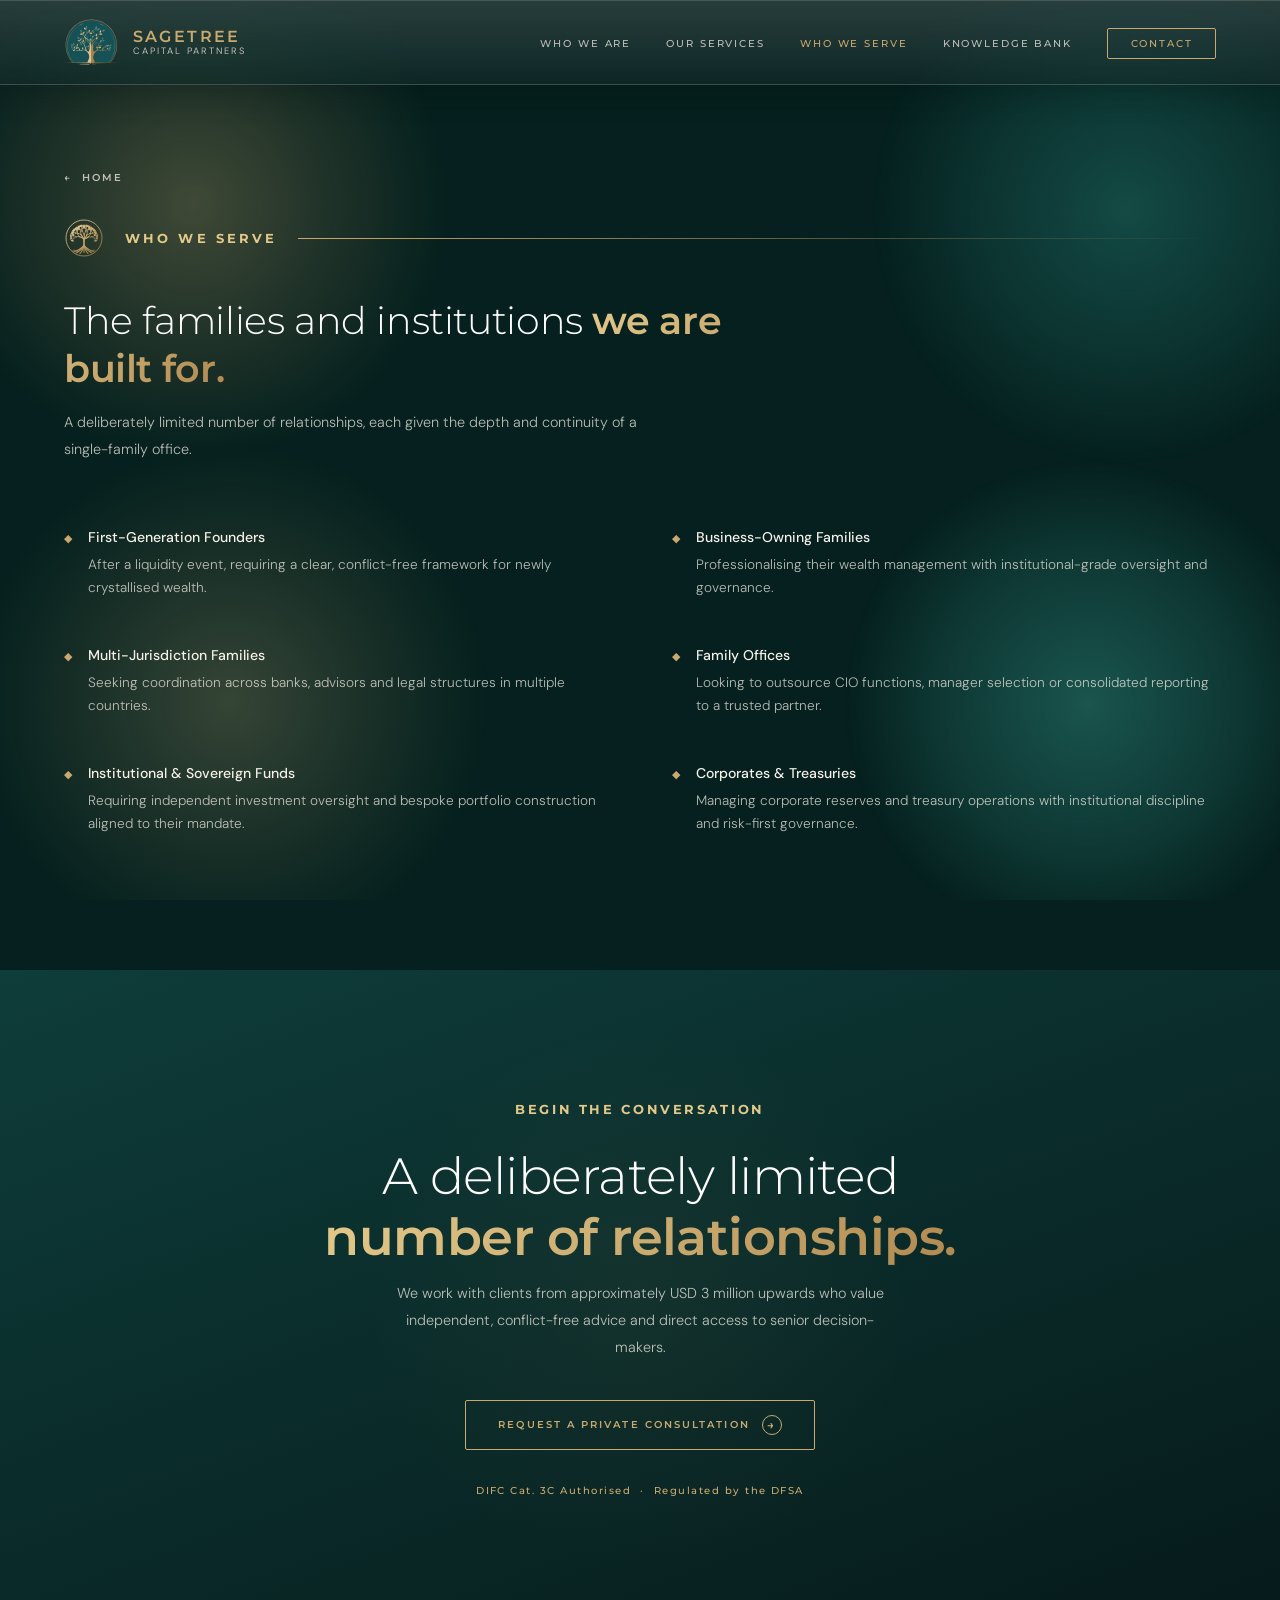
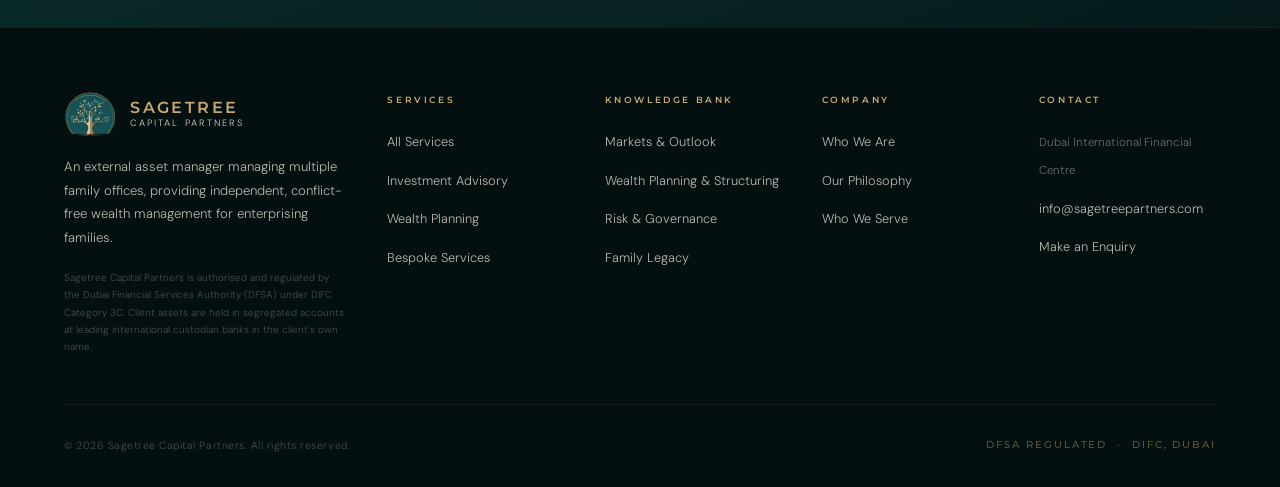
<file: who-we-serve.html>
<!DOCTYPE html>
<html lang="en">
<head>
  <meta charset="UTF-8" />
  <meta name="viewport" content="width=device-width, initial-scale=1.0" />
  <title>Who We Serve | Sagetree Capital Partners</title>
  <link rel="icon" type="image/svg+xml" href="favicon.svg" />
  <link rel="icon" type="image/png" sizes="32x32" href="favicon-32.png" />
  <link rel="icon" href="favicon.ico" sizes="any" />
  <link rel="apple-touch-icon" href="apple-touch-icon.png" />
  <meta name="description" content="Founders, business-owning families, multi-jurisdiction families, family offices, institutional and sovereign funds, corporates and treasuries." />
  <meta property="og:type" content="website" />
  <meta property="og:site_name" content="Sagetree Capital Partners" />
  <meta property="og:title" content="Who We Serve | Sagetree Capital Partners" />
  <meta property="og:description" content="Founders, business-owning families, multi-jurisdiction families, family offices, institutional and sovereign funds, corporates and treasuries." />
  <meta property="og:url" content="https://www.sagetreepartners.com/who-we-serve.html" />
  <meta property="og:image" content="https://www.sagetreepartners.com/og-image.png" />
  <meta property="og:image:width" content="1200" />
  <meta property="og:image:height" content="630" />
  <meta property="og:image:alt" content="Sagetree Capital Partners" />
  <meta name="twitter:card" content="summary_large_image" />
  <meta name="twitter:title" content="Who We Serve | Sagetree Capital Partners" />
  <meta name="twitter:description" content="Founders, business-owning families, multi-jurisdiction families, family offices, institutional and sovereign funds, corporates and treasuries." />
  <meta name="twitter:image" content="https://www.sagetreepartners.com/og-image.png" />
  <link rel="canonical" href="https://www.sagetreepartners.com/who-we-serve.html" />
  <link rel="preconnect" href="https://fonts.googleapis.com" />
  <link rel="preconnect" href="https://fonts.gstatic.com" crossorigin />
  <link href="https://fonts.googleapis.com/css2?family=Montserrat:wght@200;300;400;500;600;700&family=DM+Sans:ital,wght@0,300;0,400;0,500;1,300&display=swap" rel="stylesheet" />
  <style>
    *, *::before, *::after { box-sizing: border-box; margin: 0; padding: 0; }
    :root {
      --teal-deep:  #082828; --teal-mid: #0e3d3a; --teal-light: #1a5550;
      --gold: #c9a96e; --gold-light: #e2c98a; --gold-glow: rgba(201,169,110,0.25);
      --cream: #f5f0e8; --white: #ffffff; --muted: rgba(245,240,232,0.74);
      --heading: 'Montserrat', sans-serif; --body: 'DM Sans', sans-serif;
      --hdr: 90px;
    }
    html { scroll-behavior: smooth; background: #05201e; }
    /* ── AMBIENT BACKGROUND GLOW ──────────────────── */
    .bg { position: fixed; inset: 0; z-index: -1; pointer-events: none; overflow: hidden; }
    .bg .orb { position: absolute; will-change: transform; }
    .bg .orb i { display: block; width: 100%; height: 100%; border-radius: 50%; will-change: transform, opacity; }
    .orb.a { width: 46vw; height: 46vw; top: -10vh; left: -8vw; }
    .orb.a i { background: radial-gradient(circle at center, rgba(201,169,110,0.30) 0%, rgba(201,169,110,0.13) 34%, transparent 62%); animation: breatheA 11s ease-in-out infinite; }
    .orb.b { width: 44vw; height: 44vw; top: -8vh; right: -10vw; }
    .orb.b i { background: radial-gradient(circle at center, rgba(26,90,84,0.72) 0%, rgba(26,90,84,0.32) 38%, transparent 64%); animation: breatheB 14s ease-in-out infinite; }
    .orb.c { width: 48vw; height: 48vw; bottom: -12vh; left: -6vw; }
    .orb.c i { background: radial-gradient(circle at center, rgba(226,201,138,0.22) 0%, rgba(226,201,138,0.09) 34%, transparent 60%); animation: breatheC 12.5s ease-in-out infinite; }
    .orb.d { width: 42vw; height: 42vw; bottom: -8vh; right: -6vw; }
    .orb.d i { background: radial-gradient(circle at center, rgba(32,100,92,0.78) 0%, rgba(32,100,92,0.34) 40%, transparent 64%); animation: breatheD 15.5s ease-in-out infinite; }
    @keyframes breatheA { 0%,100% { transform: translate(0,0) scale(0.9); opacity: .45 } 50% { transform: translate(3vw,2vh) scale(1.22); opacity: .95 } }
    @keyframes breatheB { 0%,100% { transform: translate(0,0) scale(1.16); opacity: .92 } 50% { transform: translate(-2vw,-2vh) scale(0.84); opacity: .5 } }
    @keyframes breatheC { 0%,100% { transform: translate(0,0) scale(0.88); opacity: .5 } 50% { transform: translate(2vw,-3vh) scale(1.18); opacity: .92 } }
    @keyframes breatheD { 0%,100% { transform: translate(0,0) scale(1.12); opacity: .55 } 50% { transform: translate(-3vw,2vh) scale(0.88); opacity: .95 } }
    @media (prefers-reduced-motion: reduce) { .bg .orb i { animation: none; } }
    body { background: transparent; color: var(--cream); font-family: var(--body); font-weight: 300; line-height: 1.75; overflow-x: hidden; }
    ::-webkit-scrollbar { width: 4px; } ::-webkit-scrollbar-track { background: var(--teal-deep); } ::-webkit-scrollbar-thumb { background: var(--gold); border-radius: 2px; }

    /* ── NAV ───────────────────────────────────────── */
    nav { position: fixed; top: 0; left: 0; right: 0; z-index: 999; display: flex; align-items: center; justify-content: space-between; padding: 1.2rem 4rem; background: linear-gradient(180deg, rgba(255,255,255,0.14) 0%, rgba(255,255,255,0.04) 100%), linear-gradient(180deg, rgba(6,28,28,0.72) 0%, rgba(6,28,28,0.62) 100%); backdrop-filter: blur(22px) saturate(180%); -webkit-backdrop-filter: blur(22px) saturate(180%); border-bottom: 1px solid rgba(255,255,255,0.09); box-shadow: 0 8px 30px rgba(3,18,18,0.28), inset 0 1px 0 rgba(255,255,255,0.14); transition: padding 0.4s ease, background 0.4s ease, box-shadow 0.4s ease, backdrop-filter 0.4s ease; }
    nav.scrolled { padding: 0.8rem 4rem; background: linear-gradient(180deg, rgba(255,255,255,0.16) 0%, rgba(255,255,255,0.05) 100%), linear-gradient(180deg, rgba(6,28,28,0.86) 0%, rgba(6,28,28,0.78) 100%); backdrop-filter: blur(30px) saturate(190%); -webkit-backdrop-filter: blur(30px) saturate(190%); box-shadow: 0 10px 38px rgba(3,18,18,0.40), inset 0 1px 0 rgba(255,255,255,0.16); }
    .nav-logo { display: flex; align-items: center; gap: 0.85rem; text-decoration: none; }
    .nav-logo img { height: 46px; width: auto; object-fit: contain; }
    .nav-logo-text { display: flex; flex-direction: column; line-height: 1.15; }
    .nav-logo-text span:first-child { font-family: var(--heading); font-size: 1rem; font-weight: 600; letter-spacing: 0.15em; text-transform: uppercase; color: var(--gold); }
    .nav-logo-text span:last-child { font-size: 0.58rem; font-weight: 400; letter-spacing: 0.22em; text-transform: uppercase; color: var(--muted); }
    .nav-links { display: flex; align-items: center; gap: 2.2rem; list-style: none; }
    .nav-links a { text-decoration: none; font-family: var(--heading); font-size: 0.65rem; font-weight: 500; letter-spacing: 0.18em; text-transform: uppercase; color: var(--muted); transition: color 0.3s; position: relative; }
    .nav-links a::after { content: ''; position: absolute; bottom: -4px; left: 0; right: 0; height: 1px; background: var(--gold); transform: scaleX(0); transform-origin: left; transition: transform 0.3s ease; }
    .nav-links a:hover { color: var(--gold); } .nav-links a:hover::after { transform: scaleX(1); }
    .nav-cta { padding: 0.5rem 1.4rem !important; border: 1px solid var(--gold) !important; color: var(--gold) !important; border-radius: 2px; transition: background 0.3s, color 0.3s, box-shadow 0.3s !important; cursor: pointer; }
    .nav-cta:hover { background: var(--gold) !important; color: var(--teal-deep) !important; box-shadow: 0 0 18px var(--gold-glow) !important; }
    .nav-cta::after { display: none !important; }

    /* ── HERO (VIDEO) ──────────────────────────────── */
    .hero { min-height: 100vh; display: flex; flex-direction: column; justify-content: flex-end; padding: calc(var(--hdr) + 1.5rem) 4rem 5rem; position: relative; overflow: hidden; background: var(--teal-deep); }
    .hero-video-wrap { position: absolute; top: var(--hdr); left: 0; right: 0; bottom: 0; z-index: 0; }
    .hero-video-wrap video { width: 100%; height: 100%; object-fit: cover; object-position: center top; opacity: 0.75; }
    .hero-overlay { position: absolute; top: var(--hdr); left: 0; right: 0; bottom: 0; background: linear-gradient(to top, rgba(8,40,40,0.85) 0%, rgba(8,40,40,0.2) 50%, rgba(8,40,40,0.15) 100%); z-index: 1; }
    .hero-content { position: relative; z-index: 2; max-width: 760px; display: flex; flex-direction: column; flex: 1; justify-content: space-between; }
    .hero-label { font-family: var(--heading); font-size: 0.68rem; font-weight: 600; letter-spacing: 0.24em; text-transform: uppercase; color: var(--gold-light); margin-bottom: 0.5rem; display: flex; align-items: center; gap: 1rem; }
    .hero-risk-strip { font-family: var(--heading); font-size: 0.55rem; font-weight: 400; letter-spacing: 0.28em; text-transform: uppercase; color: rgba(245,240,232,0.55); margin-bottom: 0; padding-left: 52px; }
    .hero-label::before { content: ''; display: block; width: 36px; height: 1px; background: var(--gold); }
    .hero-title { font-family: var(--heading); font-size: clamp(2.2rem, 4.5vw, 4rem); font-weight: 300; line-height: 1.18; color: var(--white); margin-bottom: 1rem; letter-spacing: -0.01em; text-shadow: 0 2px 20px rgba(6,28,28,0.7); }
    .hero-title strong { font-weight: 600; color: var(--gold); }
    .hero-tagline { font-family: var(--heading); font-size: 0.75rem; font-weight: 400; letter-spacing: 0.2em; text-transform: uppercase; color: var(--gold); opacity: 0.9; margin-bottom: 2rem; text-shadow: 0 1px 8px rgba(6,28,28,0.8); }
    .hero-subtitle { font-size: 0.95rem; font-weight: 300; line-height: 1.85; color: var(--muted); max-width: 580px; margin-bottom: 1.6rem; }
    .hero-bullets { list-style: none; margin-bottom: 2.8rem; }
    .hero-bullets li { font-size: 0.82rem; font-weight: 300; color: var(--muted); padding: 0.35rem 0; display: flex; align-items: flex-start; gap: 0.75rem; }
    .hero-bullets li::before { content: '·'; color: var(--gold); flex-shrink: 0; margin-top: 0.05rem; font-size: 1.4rem; line-height: 0.5; }
    .hero-actions { display: flex; align-items: center; gap: 2rem; flex-wrap: wrap; }
    .hero-pillars { position: absolute; bottom: 2.5rem; right: 4rem; display: flex; gap: 3rem; z-index: 2; }
    .hero-pillar { font-family: var(--heading); font-size: 0.58rem; font-weight: 500; letter-spacing: 0.3em; text-transform: uppercase; color: var(--gold); opacity: 0.6; }

    /* ── BUTTONS ───────────────────────────────────── */
    .btn-primary { display: inline-flex; align-items: center; gap: 0.75rem; padding: 0.85rem 2rem; background: transparent; border: 1px solid var(--gold); color: var(--gold); text-decoration: none; font-family: var(--heading); font-size: 0.65rem; font-weight: 600; letter-spacing: 0.2em; text-transform: uppercase; border-radius: 2px; transition: all 0.35s ease; position: relative; overflow: hidden; cursor: pointer; }
    .btn-primary::before { content: ''; position: absolute; inset: 0; background: var(--gold); transform: translateX(-101%); transition: transform 0.35s ease; z-index: 0; }
    .btn-primary span, .btn-primary .arrow-icon { position: relative; z-index: 1; }
    .btn-primary:hover { color: var(--teal-deep); box-shadow: 0 0 24px var(--gold-glow); } .btn-primary:hover::before { transform: translateX(0); }
    .arrow-icon { width: 20px; height: 20px; border: 1px solid currentColor; border-radius: 50%; display: flex; align-items: center; justify-content: center; font-size: 0.75rem; transition: transform 0.3s; }
    .btn-primary:hover .arrow-icon { transform: rotate(45deg); }
    .btn-ghost { font-family: var(--heading); font-size: 0.65rem; font-weight: 500; letter-spacing: 0.18em; text-transform: uppercase; color: var(--muted); text-decoration: none; display: flex; align-items: center; gap: 0.5rem; transition: color 0.3s; background: none; border: none; cursor: pointer; }
    .btn-ghost:hover { color: var(--gold); }

    /* ── SECTION COMMONS ───────────────────────────── */
    section { padding: 7rem 4rem; }
    .section-label { font-family: var(--heading); font-size: 0.82rem; font-weight: 700; letter-spacing: 0.2em; text-transform: uppercase; color: var(--gold-light); margin-bottom: 1.4rem; display: flex; align-items: center; gap: 1rem; }
    .who-sub .section-label { font-size: 0.72rem; font-weight: 600; }
    .section-label::before { content: ''; display: inline-block; width: 34px; height: 1px; background: var(--gold-light); }
    .chapter-bar { display: flex; align-items: center; gap: 1.3rem; margin-bottom: 2.4rem; }
    .cb-num { font-family: var(--heading); font-size: 1.5rem; font-weight: 300; line-height: 1; background: linear-gradient(125deg, var(--gold-light) 0%, var(--gold) 55%, #b0894f 100%); -webkit-background-clip: text; background-clip: text; -webkit-text-fill-color: transparent; color: transparent; }
    .cb-name { font-family: var(--heading); font-size: 0.82rem; font-weight: 700; letter-spacing: 0.24em; text-transform: uppercase; color: var(--gold-light); white-space: nowrap; }
    .cb-rule { flex: 1; height: 1px; background: linear-gradient(90deg, var(--gold), transparent); }
    .cb-tree { display: inline-flex; align-items: center; }
    .cb-tree svg { width: 40px; height: 40px; display: block; }
    .section-title { font-family: var(--heading); font-size: clamp(1.8rem, 3vw, 2.6rem); font-weight: 300; line-height: 1.25; color: var(--white); margin-bottom: 1rem; letter-spacing: -0.01em; }
    .section-title strong { font-weight: 600; background: linear-gradient(125deg, var(--gold-light) 0%, var(--gold) 55%, #b0894f 100%); -webkit-background-clip: text; background-clip: text; -webkit-text-fill-color: transparent; color: transparent; }
    .who-sub .section-title strong { background: none; -webkit-text-fill-color: var(--white); color: var(--white); }
    .section-tagline { font-family: var(--heading); font-size: 0.68rem; font-weight: 500; letter-spacing: 0.22em; text-transform: uppercase; color: var(--gold); opacity: 0.7; margin-bottom: 1rem; }
    .section-desc { font-size: 0.9rem; font-weight: 300; color: var(--muted); line-height: 1.9; max-width: 600px; }
    .gold-line { width: 50px; height: 1px; background: linear-gradient(90deg, var(--gold), transparent); margin: 1.8rem 0; }

    /* ── STATS ─────────────────────────────────────── */
    .stats-section { padding: 5rem 4rem; }
    .stats-grid { display: grid; grid-template-columns: repeat(4,1fr); gap: 1.5rem; perspective: 1200px; }
    .stat-card { position: relative; background: rgba(6,26,26,0.55); backdrop-filter: blur(18px) saturate(150%); -webkit-backdrop-filter: blur(18px) saturate(150%); border: 1px solid rgba(201,169,110,0.18); border-radius: 16px; padding: 2.4rem 1.8rem; min-height: 190px; display: flex; align-items: flex-start; overflow: hidden; transform-style: preserve-3d; transition: transform 0.2s ease, box-shadow 0.4s ease, border-color 0.4s ease; will-change: transform; box-shadow: inset 0 1px 0 rgba(255,255,255,0.04); }
    .stat-card::before { content: ''; position: absolute; inset: 0; background: radial-gradient(340px circle at var(--mx,50%) var(--my,0%), rgba(201,169,110,0.18), transparent 60%); opacity: 0; transition: opacity 0.4s; pointer-events: none; }
    .stat-card:hover { border-color: rgba(201,169,110,0.5); box-shadow: 0 26px 55px -22px rgba(0,0,0,0.7), 0 0 34px rgba(201,169,110,0.10); }
    .stat-card:hover::before { opacity: 1; }
    .stat-card-inner { transform: translateZ(26px); display: flex; flex-direction: column; position: relative; z-index: 1; }
    .stat-number { font-family: var(--heading); font-size: clamp(2rem, 3.3vw, 3rem); font-weight: 300; line-height: 1; display: block; margin-bottom: 0.9rem; letter-spacing: -0.02em; background: linear-gradient(125deg, var(--gold-light) 0%, var(--gold) 55%, #b0894f 100%); -webkit-background-clip: text; background-clip: text; -webkit-text-fill-color: transparent; color: transparent; }
    .stat-number--sm { font-size: clamp(1.25rem, 1.9vw, 1.65rem); line-height: 1.18; }
    .stat-label { font-family: var(--heading); font-size: 0.62rem; font-weight: 500; letter-spacing: 0.18em; text-transform: uppercase; color: var(--muted); line-height: 1.6; }

    /* ── WHO WE ARE ────────────────────────────────── */
    #serve { scroll-margin-top: 110px; }
    .who-sub { margin-top: 5rem; padding-top: 5rem; scroll-margin-top: 100px; }
    .serve-grid { display: grid; grid-template-columns: 1fr 1fr; gap: 0 4rem; margin-top: 2.5rem; }
    .who-grid { display: grid; grid-template-columns: 1fr 1fr; gap: 6rem; align-items: start; }
    .who-left { }
    .who-body { font-size: 0.9rem; font-weight: 300; color: var(--muted); line-height: 1.95; }
    .who-body p + p { margin-top: 1.2rem; }
    .who-highlight { background: var(--teal-mid); border-left: 2px solid var(--gold); padding: 1.5rem 2rem; margin: 2rem 0; font-size: 0.88rem; font-weight: 400; color: var(--cream); line-height: 1.8; font-style: italic; }
    .who-right { }
    .clients-title { font-family: var(--heading); font-size: 0.6rem; font-weight: 600; letter-spacing: 0.3em; text-transform: uppercase; color: var(--gold); margin-bottom: 1.5rem; }
    .client-type { padding: 1.4rem 0; display: flex; align-items: flex-start; gap: 1rem; }
    .client-type:last-child { border-bottom: none; }
    .client-type-icon { color: var(--gold); font-size: 0.7rem; margin-top: 0.2rem; flex-shrink: 0; }
    .client-type-text { font-size: 0.85rem; font-weight: 300; color: var(--muted); line-height: 1.7; }
    .client-type-text strong { font-weight: 500; color: var(--cream); display: block; margin-bottom: 0.2rem; font-size: 0.88rem; }
    .who-intro-grid { display: grid; grid-template-columns: 1.25fr 0.9fr; gap: 5rem; align-items: center; }
    .who-pull { position: relative; padding-left: 2rem; }
    .who-pull::before { content: '\201C'; position: absolute; top: -3rem; left: -1rem; font-family: var(--heading); font-size: 8rem; line-height: 1; color: var(--gold); opacity: 0.22; pointer-events: none; }
    .who-pull blockquote { margin: 0; }
    .who-pull blockquote p { font-family: var(--heading); font-weight: 300; font-size: 1.5rem; line-height: 1.62; color: var(--cream); }
    .who-pull-rule { width: 56px; height: 2px; background: linear-gradient(90deg, var(--gold), transparent); margin-top: 1.8rem; }

    /* ── SERVICES ──────────────────────────────────── */
    .services-header { display: grid; grid-template-columns: 1fr 1fr; gap: 4rem; align-items: end; margin-bottom: 4rem; }
    .services-grid { display: grid; grid-template-columns: repeat(3, 1fr); gap: 1px; background: rgba(201,169,110,0.08); }
    .service-card { background: rgba(8,40,40,0.95); padding: 2.5rem; position: relative; overflow: hidden; transition: background 0.4s; cursor: default; }
    .service-card::before { content: ''; position: absolute; top: 0; left: 0; right: 0; height: 2px; background: var(--gold); transform: scaleX(0); transform-origin: left; transition: transform 0.5s ease; }
    .service-card:hover { background: rgba(14,61,58,0.95); } .service-card:hover::before { transform: scaleX(1); }
    .service-card.wide { grid-column: span 2; }
    .service-num { font-family: var(--heading); font-size: 0.62rem; font-weight: 600; letter-spacing: 0.2em; color: var(--gold); opacity: 0.45; margin-bottom: 1.2rem; }
    .service-title { font-family: var(--heading); font-size: 1.05rem; font-weight: 500; color: var(--white); margin-bottom: 0.9rem; line-height: 1.35; }
    .service-desc { font-size: 0.82rem; font-weight: 300; color: var(--muted); line-height: 1.85; margin-bottom: 1.5rem; }
    .service-bullets { list-style: none; }
    .service-bullets li { font-size: 0.78rem; font-weight: 300; color: var(--muted); padding: 0.3rem 0; display: flex; gap: 0.7rem; align-items: flex-start; line-height: 1.6; }
    .service-bullets li::before { content: '·'; color: var(--gold); flex-shrink: 0; font-size: 1.1rem; line-height: 1.2; }

    /* ── PHILOSOPHY ────────────────────────────────── */
    .philosophy-section { background: var(--teal-deep); }
    .philosophy-grid { display: grid; grid-template-columns: 1fr 1fr; gap: 6rem; align-items: start; margin-top: 3.5rem; }
    .philosophy-block { background: rgba(6,26,26,0.42); border: 1px solid rgba(201,169,110,0.16); border-radius: 12px; padding: 1.9rem 2rem; position: relative; overflow: hidden; transition: border-color 0.35s, box-shadow 0.35s; will-change: transform; }
    .philosophy-block:hover { border-color: rgba(201,169,110,0.42); box-shadow: 0 18px 38px -20px rgba(0,0,0,0.65); }
    .philosophy-block + .philosophy-block { margin-top: 1.6rem; }
    .philosophy-block::before, .philosophy-right::before { content: ''; position: absolute; inset: 0; z-index: 0; background: radial-gradient(300px circle at var(--mx,50%) var(--my,0%), rgba(201,169,110,0.16), transparent 60%); opacity: 0; transition: opacity 0.4s; pointer-events: none; }
    .philosophy-block:hover::before, .philosophy-right:hover::before { opacity: 1; }
    .philosophy-block > *, .philosophy-right > * { position: relative; z-index: 1; }
    .phil-title { font-family: var(--heading); font-size: 0.95rem; font-weight: 600; color: var(--white); margin-bottom: 0.6rem; }
    .phil-desc { font-size: 0.85rem; font-weight: 300; color: var(--muted); line-height: 1.9; }
    .phil-points { list-style: none; margin-top: 0.8rem; }
    .phil-points li { font-size: 0.82rem; font-weight: 300; color: var(--muted); padding: 0.28rem 0; display: flex; gap: 0.7rem; }
    .phil-points li::before { content: '·'; color: var(--gold); flex-shrink: 0; font-size: 1.4rem; line-height: 0.5; }
    .philosophy-right { background: rgba(14,61,58,0.45); backdrop-filter: blur(16px) saturate(150%); -webkit-backdrop-filter: blur(16px) saturate(150%); padding: 3rem; border: 1px solid rgba(201,169,110,0.12); border-radius: 14px; position: relative; overflow: hidden; transition: border-color 0.35s, box-shadow 0.35s; will-change: transform; }
    .philosophy-right:hover { border-color: rgba(201,169,110,0.4); box-shadow: 0 26px 55px -22px rgba(0,0,0,0.7); }
    .phil-quote { font-family: var(--heading); font-size: 1.5rem; font-weight: 200; color: var(--white); line-height: 1.45; margin-bottom: 2rem; letter-spacing: -0.01em; }
    .phil-quote em { font-style: italic; color: var(--gold); }

    /* ── PROCESS ───────────────────────────────────── */
    .process-section { background: var(--teal-mid); }
    .process-num { font-family: var(--heading); font-size: 2.5rem; font-weight: 200; color: var(--gold); opacity: 0.25; line-height: 1; margin-bottom: 1.2rem; display: block; }
    .process-title { font-family: var(--heading); font-size: 0.78rem; font-weight: 600; letter-spacing: 0.1em; text-transform: uppercase; color: var(--white); margin-bottom: 0.8rem; }
    .process-desc { font-size: 0.78rem; font-weight: 300; color: var(--muted); line-height: 1.75; }

    /* ── CUSTODY / REGULATORY ──────────────────────── */
    .custody-section { background: #061a1a; padding: 5rem 4rem; }
    .custody-inner { display: grid; grid-template-columns: 1fr 1fr; gap: 5rem; align-items: center; }
    .custody-text { }
    .custody-badge { display: inline-flex; align-items: center; gap: 0.8rem; background: rgba(201,169,110,0.08); border: 1px solid rgba(201,169,110,0.2); padding: 0.7rem 1.2rem; margin-bottom: 2rem; }
    .custody-badge-dot { width: 6px; height: 6px; border-radius: 50%; background: var(--gold); }
    .custody-badge-text { font-family: var(--heading); font-size: 0.6rem; font-weight: 600; letter-spacing: 0.25em; text-transform: uppercase; color: var(--gold); }
    .custody-body { font-size: 0.88rem; font-weight: 300; color: var(--muted); line-height: 1.9; }
    .custody-body p + p { margin-top: 1rem; }
    .custody-right { }
    .fit-card { padding: 2rem; border: 1px solid rgba(201,169,110,0.15); margin-bottom: 1rem; }
    .fit-card-title { font-family: var(--heading); font-size: 0.65rem; font-weight: 600; letter-spacing: 0.2em; text-transform: uppercase; color: var(--gold); margin-bottom: 0.8rem; }
    .fit-card-body { font-size: 0.84rem; font-weight: 300; color: var(--muted); line-height: 1.8; }

    /* ── CTA ───────────────────────────────────────── */
    .cta-section { background: linear-gradient(160deg, var(--teal-mid) 0%, #061a1a 100%); text-align: center; padding: 8rem 4rem; position: relative; overflow: hidden; }
    .cta-section::before { content: ''; position: absolute; top: 50%; left: 50%; transform: translate(-50%,-50%); width: 600px; height: 600px; background: radial-gradient(circle, rgba(201,169,110,0.05) 0%, transparent 65%); pointer-events: none; }
    .cta-label { font-family: var(--heading); font-size: 0.82rem; font-weight: 700; letter-spacing: 0.2em; text-transform: uppercase; color: var(--gold-light); margin-bottom: 1.5rem; position: relative; z-index: 1; }
    .cta-title { font-family: var(--heading); font-size: clamp(2rem, 4vw, 3.2rem); font-weight: 300; color: var(--white); line-height: 1.2; margin-bottom: 0.8rem; letter-spacing: -0.01em; position: relative; z-index: 1; }
    .cta-title strong { font-weight: 600; background: linear-gradient(125deg, var(--gold-light) 0%, var(--gold) 55%, #b0894f 100%); -webkit-background-clip: text; background-clip: text; -webkit-text-fill-color: transparent; color: transparent; }
    .cta-tagline { font-family: var(--heading); font-size: 0.72rem; font-weight: 400; letter-spacing: 0.22em; text-transform: uppercase; color: var(--gold); opacity: 0.65; margin-bottom: 1.5rem; position: relative; z-index: 1; }
    .cta-sub { font-size: 0.9rem; font-weight: 300; color: var(--muted); max-width: 500px; margin: 0 auto 2.5rem; line-height: 1.85; position: relative; z-index: 1; }
    .cta-minimum { font-family: var(--heading); font-size: 0.62rem; font-weight: 500; letter-spacing: 0.15em; color: var(--gold); opacity: 0.5; margin-top: 2rem; position: relative; z-index: 1; }
    .cta-buttons { display: flex; gap: 1.5rem; justify-content: center; flex-wrap: wrap; position: relative; z-index: 1; }

    /* ── FOOTER ────────────────────────────────────── */
    footer { background: #040f0f; border-top: 1px solid rgba(201,169,110,0.1); padding: 4rem 4rem 2rem; }
    .footer-grid { display: grid; grid-template-columns: 1.6fr 1fr 1fr 1fr 1fr; gap: 2.5rem; margin-bottom: 3rem; }
    .footer-tagline { font-size: 0.82rem; font-weight: 300; color: var(--muted); line-height: 1.8; margin-bottom: 1.2rem; }
    .footer-regulatory { font-size: 0.62rem; font-weight: 300; color: rgba(245,240,232,0.28); line-height: 1.75; }
    .footer-col-title { font-family: var(--heading); font-size: 0.58rem; font-weight: 600; letter-spacing: 0.28em; text-transform: uppercase; color: var(--gold); margin-bottom: 1.2rem; }
    .footer-links { list-style: none; } .footer-links li { margin-bottom: 0.65rem; }
    .footer-links a { font-size: 0.8rem; font-weight: 300; color: var(--muted); text-decoration: none; transition: color 0.3s; } .footer-links a:hover { color: var(--gold); }
    .footer-bottom { border-top: 1px solid rgba(201,169,110,0.08); padding-top: 2rem; display: flex; justify-content: space-between; align-items: center; }
    .footer-copy { font-size: 0.65rem; font-weight: 300; color: rgba(245,240,232,0.28); letter-spacing: 0.05em; }
    .footer-difc { font-family: var(--heading); font-size: 0.6rem; font-weight: 500; letter-spacing: 0.2em; text-transform: uppercase; color: var(--gold); opacity: 0.45; }

    /* ── MODAL ─────────────────────────────────────── */
    .modal-overlay { position: fixed; inset: 0; z-index: 2000; background: rgba(4,15,15,0.9); backdrop-filter: blur(12px); display: flex; align-items: center; justify-content: center; opacity: 0; pointer-events: none; transition: opacity 0.4s ease; }
    .modal-overlay.open { opacity: 1; pointer-events: all; }
    .modal { background: linear-gradient(145deg, #0e3d3a, #082828); border: 1px solid rgba(201,169,110,0.18); width: 90%; max-width: 820px; display: grid; grid-template-columns: 1fr 1.2fr; position: relative; transform: translateY(30px); transition: transform 0.4s ease; overflow: hidden; }
    .modal-overlay.open .modal { transform: translateY(0); }
    .modal-close { position: absolute; top: 1.2rem; right: 1.4rem; background: none; border: none; color: var(--muted); font-size: 1.4rem; cursor: pointer; transition: color 0.3s; z-index: 10; line-height: 1; }
    .modal-close:hover { color: var(--gold); }
    .modal-left { background: linear-gradient(160deg, var(--teal-light), var(--teal-mid)); padding: 3.5rem 2.5rem; display: flex; flex-direction: column; justify-content: space-between; position: relative; overflow: hidden; }
    .modal-left::before { content: ''; position: absolute; bottom: -60px; left: -60px; width: 220px; height: 220px; border: 1px solid rgba(201,169,110,0.15); border-radius: 50%; }
    .modal-left::after { content: ''; position: absolute; bottom: -30px; left: -30px; width: 160px; height: 160px; border: 1px solid rgba(201,169,110,0.1); border-radius: 50%; }
    .modal-left-title { font-family: var(--heading); font-size: 2rem; font-weight: 300; color: var(--white); line-height: 1.25; margin-bottom: 1rem; }
    .modal-left-sub { font-size: 0.82rem; font-weight: 300; color: var(--muted); line-height: 1.8; }
    .modal-pillars { display: flex; flex-direction: column; gap: 0.5rem; margin-top: 2.5rem; }
    .modal-pillar { font-family: var(--heading); font-size: 0.58rem; font-weight: 500; letter-spacing: 0.25em; text-transform: uppercase; color: var(--gold); opacity: 0.7; }
    .modal-right { padding: 3.5rem 2.5rem; }
    .modal-right-title { font-family: var(--heading); font-size: 0.62rem; font-weight: 600; letter-spacing: 0.28em; text-transform: uppercase; color: var(--gold); margin-bottom: 2rem; }
    .form-group { margin-bottom: 1.4rem; }
    .form-group input, .form-group textarea { width: 100%; background: transparent; border: none; border-bottom: 1px solid rgba(201,169,110,0.22); padding: 0.7rem 0; color: var(--cream); font-family: var(--body); font-size: 0.85rem; font-weight: 300; outline: none; transition: border-color 0.3s; }
    .form-group input::placeholder, .form-group textarea::placeholder { color: rgba(245,240,232,0.28); font-size: 0.82rem; }
    .form-group input:focus, .form-group textarea:focus { border-bottom-color: var(--gold); }
    .form-group textarea { resize: vertical; height: 160px; }
    .char-count { font-family: var(--heading); font-size: 0.58rem; color: rgba(245,240,232,0.4); text-align: right; margin-top: 0.45rem; letter-spacing: 0.05em; }
    .char-count.near { color: var(--gold); }
    .input-error { border-bottom-color: rgba(255,100,100,0.6) !important; }
    .form-submit { width: 100%; padding: 0.9rem; background: var(--gold); color: var(--teal-deep); border: none; cursor: pointer; font-family: var(--heading); font-size: 0.65rem; font-weight: 700; letter-spacing: 0.2em; text-transform: uppercase; display: flex; align-items: center; justify-content: center; gap: 0.7rem; transition: background 0.3s, box-shadow 0.3s; margin-top: 0.5rem; }
    .form-submit:hover { background: var(--gold-light); box-shadow: 0 0 22px var(--gold-glow); }
    .form-note { font-size: 0.58rem; color: rgba(245,240,232,0.28); margin-top: 0.9rem; line-height: 1.65; }
    .form-success { display: none; text-align: center; padding: 3rem 0; }
    .form-success.show { display: block; }
    .form-success-icon { font-size: 2.2rem; margin-bottom: 1rem; color: var(--gold); }
    .form-success-title { font-family: var(--heading); font-size: 1.4rem; font-weight: 300; color: var(--white); margin-bottom: 0.5rem; }
    .form-success-sub { font-size: 0.8rem; color: var(--muted); line-height: 1.7; }

    /* Mobile hero title - hidden on desktop */
    .hero-mobile-title { display: none; font-family: var(--heading); font-size: 2.2rem; font-weight: 300; line-height: 1.2; color: var(--white); margin-bottom: 0.8rem; letter-spacing: -0.01em; }
    .hero-mobile-title strong { font-weight: 600; color: var(--gold); }

    /* ── OUR MANDATE ──────────────────────────────── */
    .mandate-section { background: #061a1a; padding: 7rem 4rem; }
    .mandate-inner { display: grid; grid-template-columns: 1fr 1.2fr; gap: 5rem; align-items: start; }
    .mandate-text { }
    .mandate-body { font-size: 0.88rem; font-weight: 300; color: var(--muted); line-height: 1.9; }
    .mandate-pillars { display: grid; grid-template-columns: 1fr 1fr; gap: 1rem; perspective: 1200px; }
    .mandate-pillar { padding: 2rem; border: 1px solid rgba(201,169,110,0.15); border-radius: 14px; background: rgba(14,61,58,0.3); backdrop-filter: blur(16px) saturate(150%); -webkit-backdrop-filter: blur(16px) saturate(150%); position: relative; overflow: hidden; will-change: transform; transform-style: preserve-3d; transition: transform 0.2s ease, border-color 0.4s, box-shadow 0.4s; }
    .mandate-pillar:hover { border-color: rgba(201,169,110,0.5); box-shadow: 0 24px 50px -22px rgba(0,0,0,0.65); }
    .mandate-pillar::before { content: ''; position: absolute; inset: 0; z-index: 0; background: radial-gradient(320px circle at var(--mx,50%) var(--my,0%), rgba(201,169,110,0.16), transparent 60%); opacity: 0; transition: opacity 0.4s; pointer-events: none; }
    .mandate-pillar:hover::before { opacity: 1; }
    .mandate-pillar > * { position: relative; z-index: 1; }
    .mandate-num { font-family: var(--heading); font-size: 0.62rem; font-weight: 600; letter-spacing: 0.2em; color: var(--gold); opacity: 0.45; margin-bottom: 0.9rem; }
    .mandate-title { font-family: var(--heading); font-size: 0.98rem; font-weight: 500; color: var(--white); margin-bottom: 0.7rem; line-height: 1.35; }
    .mandate-desc { font-size: 0.8rem; font-weight: 300; color: var(--muted); line-height: 1.75; }

    /* ── KNOWLEDGE BANK ───────────────────────────── */
    .knowledge-section { padding: 7rem 4rem; }
    .knowledge-header { display: grid; grid-template-columns: 1fr 1fr; gap: 4rem; align-items: end; margin-bottom: 4rem; }
    .knowledge-featured { display: grid; grid-template-columns: repeat(3,1fr); gap: 1.5rem; margin-bottom: 4rem; }
    .knowledge-card { padding: 2rem; background: rgba(8,40,40,0.45); backdrop-filter: blur(16px) saturate(150%); -webkit-backdrop-filter: blur(16px) saturate(150%); border: 1px solid rgba(201,169,110,0.15); transition: border-color 0.3s, box-shadow 0.4s, background 0.3s; cursor: pointer; position: relative; overflow: hidden; will-change: transform; }
    .knowledge-card:hover { border-color: rgba(201,169,110,0.4); background: rgba(8,40,40,0.75); box-shadow: 0 22px 48px -22px rgba(0,0,0,0.65); }
    .knowledge-card::before { content: ''; position: absolute; inset: 0; z-index: 0; background: radial-gradient(320px circle at var(--mx,50%) var(--my,0%), rgba(201,169,110,0.18), transparent 60%); opacity: 0; transition: opacity 0.4s; pointer-events: none; }
    .knowledge-card:hover::before { opacity: 1; }
    .knowledge-card > * { position: relative; z-index: 1; }
    .knowledge-tag { font-family: var(--heading); font-size: 0.55rem; font-weight: 600; letter-spacing: 0.25em; text-transform: uppercase; color: var(--gold); opacity: 0.75; margin-bottom: 1rem; }
    .knowledge-title { font-family: var(--heading); font-size: 1.15rem; font-weight: 500; color: var(--white); line-height: 1.3; margin-bottom: 0.8rem; }
    .knowledge-excerpt { font-size: 0.82rem; font-weight: 300; color: var(--muted); line-height: 1.8; margin-bottom: 1.5rem; }
    .knowledge-cta { font-family: var(--heading); font-size: 0.6rem; font-weight: 500; letter-spacing: 0.2em; text-transform: uppercase; color: var(--gold); opacity: 0.65; }
    .knowledge-pillar { font-family: var(--heading); font-size: 0.75rem; font-weight: 400; letter-spacing: 0.1em; color: var(--cream); padding: 0.5rem 0; }
    .knowledge-subscribe { display: flex; align-items: center; justify-content: space-between; gap: 2rem; padding: 2rem 0 0; flex-wrap: wrap; }
    .knowledge-subscribe-text { flex: 1; min-width: 260px; }
    .knowledge-subscribe-title { font-family: var(--heading); font-size: 1.05rem; font-weight: 400; color: var(--white); margin-bottom: 0.5rem; }
    .knowledge-subscribe-desc { font-size: 0.82rem; font-weight: 300; color: var(--muted); line-height: 1.75; max-width: 480px; }

    .policy-grid { display: grid; grid-template-columns: repeat(3,1fr); gap: 1px; background: rgba(201,169,110,0.08); margin-top: 4rem; }
    .policy-card { background: var(--teal-deep); padding: 2.5rem; position: relative; transition: background 0.4s; }
    .policy-card::before { content: ''; position: absolute; top: 0; left: 0; right: 0; height: 2px; background: var(--gold); transform: scaleX(0); transform-origin: left; transition: transform 0.4s ease; }
    .policy-card:hover { background: rgba(14,61,58,0.75); }
    .policy-card:hover::before { transform: scaleX(1); }
    .policy-title { font-family: var(--heading); font-size: 0.98rem; font-weight: 500; color: var(--white); margin-bottom: 0.9rem; line-height: 1.35; }
    .policy-desc { font-size: 0.8rem; font-weight: 300; color: var(--muted); line-height: 1.8; margin-bottom: 1.5rem; }
    .policy-cta { font-family: var(--heading); font-size: 0.6rem; font-weight: 500; letter-spacing: 0.22em; text-transform: uppercase; color: var(--gold); text-decoration: none; opacity: 0.75; transition: opacity 0.3s, gap 0.3s; display: inline-flex; align-items: center; gap: 0.5rem; }
    .policy-cta:hover { opacity: 1; gap: 0.8rem; }

    /* ── SERVICES ACCORDION ──────────────────────── */
    .services-accordion { margin-top: 3.5rem; }
    .svc-group { margin-top: 3.5rem; }
    .svc-group:first-child { margin-top: 0; }
    .svc-group-label { font-family: var(--heading); font-size: 0.7rem; font-weight: 600; letter-spacing: 0.28em; text-transform: uppercase; color: var(--gold-light); margin-bottom: 1.2rem; display: flex; align-items: center; gap: 0.9rem; }
    .svc-group-label::before { content: ''; width: 28px; height: 1px; background: var(--gold-light); display: inline-block; }
    .acc-item { border-top: 1px solid rgba(201,169,110,0.14); }
    .acc-item:last-child { border-bottom: 1px solid rgba(201,169,110,0.14); }
    .acc-head { width: 100%; background: none; border: none; cursor: pointer; display: flex; align-items: center; justify-content: space-between; gap: 1rem; padding: 1.5rem 0; text-align: left; }
    .acc-title { font-family: var(--heading); font-size: 1.02rem; font-weight: 500; color: var(--white); transition: color 0.3s; }
    .acc-head:hover .acc-title { color: var(--gold-light); }
    .acc-icon { color: var(--gold); font-size: 1.05rem; line-height: 1; transition: transform 0.35s; flex-shrink: 0; }
    .acc-item.open .acc-icon { transform: rotate(180deg); }
    .acc-body { max-height: 0; overflow: hidden; transition: max-height 0.45s ease; }
    .acc-item.open .acc-body { max-height: 800px; }
    .acc-body-inner { padding: 0 0 1.7rem; max-width: 760px; }

    /* ── SERVICES GROUP CARDS ────────────────────── */
    .svc-groups { display: grid; grid-template-columns: repeat(3,1fr); gap: 1.5rem; margin-top: 3.5rem; perspective: 1200px; }
    .svc-card { display: block; text-decoration: none; position: relative; overflow: hidden; background: rgba(6,26,26,0.4); backdrop-filter: blur(16px) saturate(150%); -webkit-backdrop-filter: blur(16px) saturate(150%); border: 1px solid rgba(201,169,110,0.18); border-radius: 16px; padding: 2.4rem 2rem; transition: transform 0.2s ease, box-shadow 0.4s, border-color 0.4s; will-change: transform; transform-style: preserve-3d; }
    .svc-card::before { content: ''; position: absolute; inset: 0; z-index: 0; background: radial-gradient(340px circle at var(--mx,50%) var(--my,0%), rgba(201,169,110,0.18), transparent 60%); opacity: 0; transition: opacity 0.4s; pointer-events: none; }
    .svc-card:hover { border-color: rgba(201,169,110,0.5); box-shadow: 0 26px 55px -22px rgba(0,0,0,0.7); }
    .svc-card:hover::before { opacity: 1; }
    .svc-card-inner { position: relative; z-index: 1; transform: translateZ(20px); }
    .svc-card-tag { font-family: var(--heading); font-size: 0.6rem; font-weight: 600; letter-spacing: 0.24em; text-transform: uppercase; color: var(--gold-light); margin-bottom: 1rem; }
    .svc-card-title { font-family: var(--heading); font-size: 1.25rem; font-weight: 500; color: var(--white); margin-bottom: 0.9rem; line-height: 1.3; }
    .svc-card-desc { font-size: 0.82rem; font-weight: 300; color: var(--muted); line-height: 1.8; margin-bottom: 1.4rem; }
    .svc-card-list { list-style: none; margin-bottom: 1.6rem; }
    .svc-card-list li { font-size: 0.78rem; font-weight: 300; color: var(--cream); padding: 0.3rem 0; display: flex; gap: 0.6rem; align-items: flex-start; opacity: 0.82; }
    .svc-card-list li::before { content: '\00B7'; color: var(--gold); }
    .svc-card-cta { font-family: var(--heading); font-size: 0.62rem; font-weight: 600; letter-spacing: 0.2em; text-transform: uppercase; color: var(--gold); display: inline-flex; align-items: center; gap: 0.5rem; transition: gap 0.3s; }
    .svc-card:hover .svc-card-cta { gap: 0.85rem; }

    /* ── PROCESS CASCADE ─────────────────────────── */
    .process-cascade { display: flex; gap: 1rem; margin-top: 4rem; }
    .proc-panel { flex: 1; min-width: 0; position: relative; overflow: hidden; background: rgba(6,26,26,0.5); border: 1px solid rgba(201,169,110,0.15); border-radius: 14px; padding: 2.2rem 1.7rem; min-height: 300px; display: flex; flex-direction: column; transition: flex 0.55s cubic-bezier(.4,0,.2,1), border-color 0.4s, box-shadow 0.4s, background 0.4s; }
    .proc-panel::after { content: ''; position: absolute; top: 0; left: 0; right: 0; height: 2px; background: var(--gold); transform: scaleX(0); transform-origin: left; transition: transform 0.5s ease; }
    .process-cascade:hover .proc-panel { flex: 0.72; }
    .proc-panel:hover { flex: 2.7; border-color: rgba(201,169,110,0.45); background: rgba(14,61,58,0.5); box-shadow: 0 26px 55px -22px rgba(0,0,0,0.7); }
    .proc-panel:hover::after { transform: scaleX(1); }
    .proc-num2 { font-family: var(--heading); font-size: 2.6rem; font-weight: 200; color: var(--gold); opacity: 0.3; line-height: 1; margin-bottom: 1.3rem; transition: opacity 0.4s; }
    .proc-panel:hover .proc-num2 { opacity: 0.8; }
    .proc-title2 { font-family: var(--heading); font-size: 0.8rem; font-weight: 600; letter-spacing: 0.12em; text-transform: uppercase; color: var(--white); margin-bottom: 1.3rem; line-height: 1.4; }
    .proc-desc2 { font-size: 0.82rem; font-weight: 300; color: var(--muted); line-height: 1.8; opacity: 0; transform: translateY(8px); transition: opacity 0.45s 0.12s, transform 0.45s 0.12s; }
    .proc-panel:hover .proc-desc2 { opacity: 1; transform: none; }

    /* ── PROCESS ACCORDION (in philosophy column) ── */
    .philosophy-right-col { display: flex; flex-direction: column; gap: 1.6rem; }
    .process-accordion { border: 1px solid rgba(201,169,110,0.15); border-radius: 14px; background: rgba(6,26,26,0.4); overflow: hidden; }
    .proc-acc-header { padding: 1.5rem 1.7rem 1.1rem; }
    .proc-acc-label { font-family: var(--heading); font-size: 0.62rem; font-weight: 700; letter-spacing: 0.24em; text-transform: uppercase; color: var(--gold-light); }
    .proc-acc-sub { font-size: 0.72rem; font-weight: 300; color: var(--muted); margin-top: 0.35rem; }
    .proc-acc-item { border-top: 1px solid rgba(201,169,110,0.1); }
    .proc-acc-head { width: 100%; background: none; border: none; cursor: pointer; display: flex; align-items: center; gap: 1rem; padding: 1.05rem 1.7rem; text-align: left; }
    .proc-acc-num { font-family: var(--heading); font-size: 0.82rem; font-weight: 300; color: var(--gold); opacity: 0.55; min-width: 1.4rem; }
    .proc-acc-title { flex: 1; font-family: var(--heading); font-size: 0.82rem; font-weight: 600; letter-spacing: 0.08em; text-transform: uppercase; color: var(--white); transition: color 0.3s; }
    .proc-acc-head:hover .proc-acc-title { color: var(--gold-light); }
    .proc-acc-ico { color: var(--gold); font-size: 1.05rem; line-height: 1; transition: transform 0.35s; }
    .proc-acc-item.open .proc-acc-ico { transform: rotate(45deg); }
    .proc-acc-body { max-height: 0; overflow: hidden; transition: max-height 0.45s ease; }
    .proc-acc-item.open .proc-acc-body { max-height: 220px; }
    .proc-acc-inner { padding: 0 1.7rem 1.2rem 4.1rem; }
    .proc-acc-inner p { font-size: 0.8rem; font-weight: 300; color: var(--muted); line-height: 1.75; }

    @keyframes fadeUp { from { opacity: 0; transform: translateY(24px); } to { opacity: 1; transform: translateY(0); } }
    .hero-content > * { opacity: 0; animation: fadeUp 0.85s ease forwards; }
    .hero-label { animation-delay: 0.3s; } .hero-title { animation-delay: 0.5s; } .hero-tagline { animation-delay: 0.65s; } .hero-subtitle { animation-delay: 0.75s; } .hero-bullets { animation-delay: 0.85s; } .hero-actions { animation-delay: 1s; }
    .reveal { opacity: 1; transform: none; }

    /* ── MOBILE ────────────────────────────────────── */
    .hamburger { display: none; flex-direction: column; gap: 5px; cursor: pointer; padding: 4px; background: none; border: none; z-index: 1001; }
    .hamburger span { display: block; width: 24px; height: 1.5px; background: var(--gold); transition: all 0.3s; }
    .hamburger.open span:nth-child(1) { transform: rotate(45deg) translate(4.5px, 4.5px); }
    .hamburger.open span:nth-child(2) { opacity: 0; }
    .hamburger.open span:nth-child(3) { transform: rotate(-45deg) translate(4.5px, -4.5px); }
    .mobile-menu { display: none; position: fixed; inset: 0; background: rgba(8,40,40,0.98); z-index: 1000; flex-direction: column; align-items: center; justify-content: center; gap: 2.5rem; }
    .mobile-menu.open { display: flex; }
    .mobile-menu a { font-family: var(--heading); font-size: 1.1rem; font-weight: 300; letter-spacing: 0.2em; text-transform: uppercase; color: var(--cream); text-decoration: none; transition: color 0.3s; }
    .mobile-menu a:hover { color: var(--gold); }
    .mobile-menu .mobile-cta { border: 1px solid var(--gold); color: var(--gold) !important; padding: 0.8rem 2rem; margin-top: 1rem; }
    @media (max-width: 960px) {
      :root { --hdr: 78px; }
      nav { padding: 1rem 1.5rem; } nav.scrolled { padding: 0.8rem 1.5rem; }
      .nav-links { display: none; }
      .hamburger { display: flex; }
      section { padding: 4rem 1.5rem; }
      .hero { padding: 5rem 1.5rem 4rem; min-height: 100svh; justify-content: flex-end; }
      .hero-video-wrap { display: block; }
      .hero-video-wrap video { width: 100%; height: 100%; object-fit: cover; object-position: center top; opacity: 0.75; }
      .hero-overlay { display: block; background: linear-gradient(to top, rgba(8,40,40,0.9) 0%, rgba(8,40,40,0.3) 60%, rgba(8,40,40,0.2) 100%); }
      .hero-mobile-title { display: block !important; }
      .hero-pillars { left: 1.5rem; bottom: 1.5rem; gap: 1.5rem; }
      .hero-actions { flex-direction: column; align-items: flex-start; gap: 1rem; }
      .stats-section { padding: 3rem 1.5rem; }
      .stats-grid { grid-template-columns: 1fr 1fr; }
      .stat-card { padding: 1.9rem 1.4rem; min-height: 150px; }
      .who-grid, .philosophy-grid, .custody-inner { grid-template-columns: 1fr; gap: 2.5rem; }
      .who-intro-grid { grid-template-columns: 1fr; gap: 2.5rem; }
      .who-pull { padding-left: 1.4rem; margin-top: 0.5rem; }
      .who-pull blockquote p { font-size: 1.2rem; }
      .who-sub { margin-top: 3rem; padding-top: 3rem; }
      .serve-grid { grid-template-columns: 1fr; }
      .services-header { grid-template-columns: 1fr; gap: 1.5rem; }
      .services-grid { grid-template-columns: 1fr; } .service-card.wide { grid-column: span 1; }
      .svc-groups { grid-template-columns: 1fr; }
      .process-cascade { flex-direction: column; }
      .proc-panel, .process-cascade:hover .proc-panel, .proc-panel:hover { flex: none; min-height: auto; }
      .proc-desc2 { opacity: 1; transform: none; }
      .footer-grid { grid-template-columns: 1fr; gap: 2rem; }
      .footer-bottom { flex-direction: column; gap: 1rem; text-align: center; }
      .modal { grid-template-columns: 1fr; max-height: 90vh; overflow-y: auto; }
      .modal-left { display: none; }
      .modal-right { padding: 2rem 1.5rem; }
      .cta-section { padding: 5rem 1.5rem; }
      .custody-section { padding: 4rem 1.5rem; }
      .process-section { padding: 4rem 1.5rem; }
      .mandate-section, .knowledge-section { padding: 4rem 1.5rem; }
      .mandate-inner { grid-template-columns: 1fr; gap: 2.5rem; }
      .mandate-pillars { grid-template-columns: 1fr; }
      .custody-right[style*="grid-template-columns"] { grid-template-columns: 1fr !important; }
      .knowledge-header { grid-template-columns: 1fr; gap: 1.5rem; }
      .knowledge-featured { grid-template-columns: 1fr; }
      .knowledge-subscribe { flex-direction: column; align-items: flex-start; }
      .policy-grid { grid-template-columns: 1fr; }
      .hero-risk-strip { padding-left: 0; font-size: 0.5rem; letter-spacing: 0.2em; }
    }

    /* ---- multi-page additions ---- */
    .subpage-first { padding-top: calc(var(--hdr) + 4.5rem); }
    .back-link { font-family: var(--heading); font-size: 0.62rem; font-weight: 600; letter-spacing: 0.2em; text-transform: uppercase; color: var(--muted); text-decoration: none; display: inline-flex; align-items: center; gap: 0.5rem; margin-bottom: 2rem; transition: color 0.3s; }
    .back-link:hover { color: var(--gold); }
    .nav-links a.active { color: var(--gold); }
    .mobile-nav-link.active { color: var(--gold); }
    .teaser-more { margin-top: 2.4rem; }
    .footer-static { font-size: 0.72rem; font-weight: 300; color: rgba(245,240,232,0.42); line-height: 2; }
    .phil-teaser { border-left: 2px solid rgba(201,169,110,0.35); padding: 0.4rem 0 0.4rem 1.6rem; margin: 3rem 0 0; }
    .phil-teaser p { font-family: var(--heading); font-size: 1.05rem; font-weight: 300; font-style: italic; color: var(--cream); line-height: 1.75; }
    /* service detail pages */
    .page-title { font-family: var(--heading); font-size: clamp(2.2rem,4.6vw,3.6rem); font-weight: 300; line-height: 1.1; color: var(--white); letter-spacing: -0.01em; margin-bottom: 1.2rem; }
    .page-title strong { font-weight: 600; background: linear-gradient(125deg, var(--gold-light) 0%, var(--gold) 55%, #b0894f 100%); -webkit-background-clip: text; background-clip: text; -webkit-text-fill-color: transparent; color: transparent; }
    .page-intro { font-size: 0.98rem; font-weight: 300; color: var(--muted); line-height: 1.9; max-width: 680px; margin-top: 1.4rem; }
    .page-services { display: grid; gap: 1.5rem; margin-top: 3.5rem; perspective: 1200px; }
    .svc-detail { position: relative; overflow: hidden; background: rgba(6,26,26,0.5); border: 1px solid rgba(201,169,110,0.16); border-radius: 16px; padding: 2.6rem; transition: transform 0.2s ease, box-shadow 0.4s, border-color 0.4s; will-change: transform; transform-style: preserve-3d; }
    .svc-detail::before { content: ''; position: absolute; inset: 0; z-index: 0; background: radial-gradient(360px circle at var(--mx,50%) var(--my,0%), rgba(201,169,110,0.16), transparent 60%); opacity: 0; transition: opacity 0.4s; pointer-events: none; }
    .svc-detail:hover { border-color: rgba(201,169,110,0.45); box-shadow: 0 26px 55px -22px rgba(0,0,0,0.7); }
    .svc-detail:hover::before { opacity: 1; }
    .svc-detail > * { position: relative; z-index: 1; }
    .svc-detail-num { font-family: var(--heading); font-size: 0.62rem; font-weight: 600; letter-spacing: 0.2em; color: var(--gold); opacity: 0.5; margin-bottom: 1rem; }
    .svc-detail h2 { font-family: var(--heading); font-size: 1.3rem; font-weight: 500; color: var(--white); margin-bottom: 0.9rem; line-height: 1.3; }
    .svc-detail p { font-size: 0.88rem; font-weight: 300; color: var(--muted); line-height: 1.9; margin-bottom: 1.5rem; max-width: 720px; }
    .svc-detail ul { list-style: none; display: grid; grid-template-columns: 1fr 1fr; gap: 0.2rem 2rem; }
    .svc-detail li { font-size: 0.82rem; font-weight: 300; color: var(--cream); padding: 0.4rem 0; display: flex; gap: 0.7rem; opacity: 0.86; }
    .svc-detail li::before { content: '\00B7'; color: var(--gold); font-size: 1.1rem; line-height: 1.2; }
    @media (max-width: 960px) {
      .subpage-first { padding-top: calc(var(--hdr) + 2rem); }
      .phil-teaser { margin-top: 2rem; padding-left: 1.1rem; }
      .svc-detail { padding: 2rem 1.5rem; }
      .svc-detail ul { grid-template-columns: 1fr; }

      /* ---- mobile touch targets ---- */
      .hamburger { min-width: 44px; min-height: 44px; align-items: center; justify-content: center; padding: 10px; margin-right: -10px; }
      .footer-links li { margin-bottom: 0.1rem; }
      .footer-links a, .footer-links .footer-static { display: inline-flex; align-items: center; min-height: 40px; }
      .btn-ghost { min-height: 44px; }
      .back-link { min-height: 44px; margin-bottom: 1.2rem; }
      .modal-close { width: 44px; height: 44px; display: flex; align-items: center; justify-content: center; top: 0.4rem; right: 0.4rem; }
      .svc-card-cta, .knowledge-cta { display: inline-flex; align-items: center; min-height: 34px; }
      .proc-acc-head { min-height: 48px; }

      /* ---- mobile legibility ---- */
      .section-tagline { font-size: 0.76rem; }
      .cta-tagline { font-size: 0.8rem; }
      .cta-minimum { font-size: 0.72rem; }
      .footer-regulatory { font-size: 0.72rem; line-height: 1.85; }
      .form-note { font-size: 0.72rem; }
      .modal-pillar { font-size: 0.66rem; }
      .phil-strapline { font-size: 0.74rem !important; }

      /* ---- iOS Safari auto-zooms any input under 16px on focus ---- */
      .form-group input, .form-group textarea { font-size: 16px; }
      .form-group input::placeholder, .form-group textarea::placeholder { font-size: 15px; }
      .form-group textarea { height: 120px; }
    }
  </style>
</head>
<body>
<div class="bg" aria-hidden="true"><div class="orb a" data-sx="0.03" data-sy="0.10"><i></i></div><div class="orb b" data-sx="-0.04" data-sy="-0.07"><i></i></div><div class="orb c" data-sx="0.05" data-sy="0.06"><i></i></div><div class="orb d" data-sx="-0.03" data-sy="-0.12"><i></i></div></div>
<svg width="0" height="0" style="position:absolute" aria-hidden="true"><defs><linearGradient id="goldgrad" x1="0" y1="0" x2="1" y2="1"><stop offset="0" stop-color="#e2c98a"/><stop offset="0.55" stop-color="#c9a96e"/><stop offset="1" stop-color="#b0894f"/></linearGradient><linearGradient id="treegrad" x1="12" y1="6" x2="108" y2="114" gradientUnits="userSpaceOnUse"><stop offset="0" stop-color="#f0d9a8"/><stop offset="0.5" stop-color="#c9a96e"/><stop offset="1" stop-color="#9c7a44"/></linearGradient><symbol id="tol" viewBox="0 0 120 120"><circle cx="60" cy="60" r="54" fill="none" stroke="url(#treegrad)" stroke-width="2.4"/>
<path d="M60.0 82.0 Q60.0 73.0 60.0 63.0" fill="none" stroke="url(#treegrad)" stroke-width="5.0" stroke-linecap="round"/>
<path d="M60.0 63.0 Q62.2 55.5 60.0 48.0" fill="none" stroke="url(#treegrad)" stroke-width="3.4" stroke-linecap="round"/>
<path d="M60.0 48.0 Q55.6 42.3 55.0 38.8" fill="none" stroke="url(#treegrad)" stroke-width="2.31" stroke-linecap="round"/>
<path d="M55.0 38.8 Q50.7 34.9 48.8 34.8" fill="none" stroke="url(#treegrad)" stroke-width="1.57" stroke-linecap="round"/>
<path d="M48.8 34.8 Q46.1 32.4 43.6 34.5" fill="none" stroke="url(#treegrad)" stroke-width="1.07" stroke-linecap="round"/>
<path d="M48.8 34.8 Q45.6 31.5 46.3 30.3" fill="none" stroke="url(#treegrad)" stroke-width="1.07" stroke-linecap="round"/>
<path d="M55.0 38.8 Q52.8 35.1 55.0 31.4" fill="none" stroke="url(#treegrad)" stroke-width="1.57" stroke-linecap="round"/>
<path d="M55.0 31.4 Q51.8 28.1 52.5 26.9" fill="none" stroke="url(#treegrad)" stroke-width="1.07" stroke-linecap="round"/>
<path d="M55.0 31.4 Q54.3 30.2 57.4 26.9" fill="none" stroke="url(#treegrad)" stroke-width="1.07" stroke-linecap="round"/>
<path d="M60.0 48.0 Q64.4 44.4 65.0 38.8" fill="none" stroke="url(#treegrad)" stroke-width="2.31" stroke-linecap="round"/>
<path d="M65.0 38.8 Q67.2 35.1 65.0 31.4" fill="none" stroke="url(#treegrad)" stroke-width="1.57" stroke-linecap="round"/>
<path d="M65.0 31.4 Q65.7 28.1 62.6 26.9" fill="none" stroke="url(#treegrad)" stroke-width="1.07" stroke-linecap="round"/>
<path d="M65.0 31.4 Q68.2 30.2 67.5 26.9" fill="none" stroke="url(#treegrad)" stroke-width="1.07" stroke-linecap="round"/>
<path d="M65.0 38.8 Q69.3 38.7 71.2 34.8" fill="none" stroke="url(#treegrad)" stroke-width="1.57" stroke-linecap="round"/>
<path d="M71.2 34.8 Q74.4 33.6 73.7 30.3" fill="none" stroke="url(#treegrad)" stroke-width="1.07" stroke-linecap="round"/>
<path d="M71.2 34.8 Q73.9 36.8 76.4 34.5" fill="none" stroke="url(#treegrad)" stroke-width="1.07" stroke-linecap="round"/>
<path d="M60.0 63.0 Q53.9 55.6 51.5 50.6" fill="none" stroke="url(#treegrad)" stroke-width="3.4" stroke-linecap="round"/>
<path d="M51.5 50.6 Q45.9 46.3 42.2 45.9" fill="none" stroke="url(#treegrad)" stroke-width="2.31" stroke-linecap="round"/>
<path d="M42.2 45.9 Q38.6 43.8 34.8 46.1" fill="none" stroke="url(#treegrad)" stroke-width="1.57" stroke-linecap="round"/>
<path d="M34.8 46.1 Q33.7 45.5 30.4 48.7" fill="none" stroke="url(#treegrad)" stroke-width="1.07" stroke-linecap="round"/>
<path d="M34.8 46.1 Q31.5 42.9 30.2 43.7" fill="none" stroke="url(#treegrad)" stroke-width="1.07" stroke-linecap="round"/>
<path d="M42.2 45.9 Q38.3 41.6 38.0 39.8" fill="none" stroke="url(#treegrad)" stroke-width="1.57" stroke-linecap="round"/>
<path d="M38.0 39.8 Q34.7 36.7 33.4 37.5" fill="none" stroke="url(#treegrad)" stroke-width="1.07" stroke-linecap="round"/>
<path d="M38.0 39.8 Q35.6 37.0 37.5 34.7" fill="none" stroke="url(#treegrad)" stroke-width="1.07" stroke-linecap="round"/>
<path d="M51.5 50.6 Q48.8 45.2 50.5 40.2" fill="none" stroke="url(#treegrad)" stroke-width="2.31" stroke-linecap="round"/>
<path d="M50.5 40.2 Q46.6 35.9 46.3 34.1" fill="none" stroke="url(#treegrad)" stroke-width="1.57" stroke-linecap="round"/>
<path d="M46.3 34.1 Q43.0 31.0 41.7 31.8" fill="none" stroke="url(#treegrad)" stroke-width="1.07" stroke-linecap="round"/>
<path d="M46.3 34.1 Q43.9 31.3 45.8 29.0" fill="none" stroke="url(#treegrad)" stroke-width="1.07" stroke-linecap="round"/>
<path d="M50.5 40.2 Q49.9 37.6 53.3 33.4" fill="none" stroke="url(#treegrad)" stroke-width="1.57" stroke-linecap="round"/>
<path d="M53.3 33.4 Q50.9 30.6 52.8 28.3" fill="none" stroke="url(#treegrad)" stroke-width="1.07" stroke-linecap="round"/>
<path d="M53.3 33.4 Q54.0 33.5 57.4 30.2" fill="none" stroke="url(#treegrad)" stroke-width="1.07" stroke-linecap="round"/>
<path d="M60.0 63.0 Q66.1 58.1 68.5 50.6" fill="none" stroke="url(#treegrad)" stroke-width="3.4" stroke-linecap="round"/>
<path d="M68.5 50.6 Q71.2 45.6 69.5 40.2" fill="none" stroke="url(#treegrad)" stroke-width="2.31" stroke-linecap="round"/>
<path d="M69.5 40.2 Q70.1 35.9 66.7 33.4" fill="none" stroke="url(#treegrad)" stroke-width="1.57" stroke-linecap="round"/>
<path d="M66.7 33.4 Q66.0 30.1 62.6 30.2" fill="none" stroke="url(#treegrad)" stroke-width="1.07" stroke-linecap="round"/>
<path d="M66.7 33.4 Q69.1 31.1 67.2 28.3" fill="none" stroke="url(#treegrad)" stroke-width="1.07" stroke-linecap="round"/>
<path d="M69.5 40.2 Q73.4 38.4 73.7 34.1" fill="none" stroke="url(#treegrad)" stroke-width="1.57" stroke-linecap="round"/>
<path d="M73.7 34.1 Q76.1 31.8 74.2 29.0" fill="none" stroke="url(#treegrad)" stroke-width="1.07" stroke-linecap="round"/>
<path d="M73.7 34.1 Q77.0 34.9 78.3 31.8" fill="none" stroke="url(#treegrad)" stroke-width="1.07" stroke-linecap="round"/>
<path d="M68.5 50.6 Q74.1 50.2 77.8 45.9" fill="none" stroke="url(#treegrad)" stroke-width="2.31" stroke-linecap="round"/>
<path d="M77.8 45.9 Q81.7 44.1 82.0 39.8" fill="none" stroke="url(#treegrad)" stroke-width="1.57" stroke-linecap="round"/>
<path d="M82.0 39.8 Q84.4 37.5 82.5 34.7" fill="none" stroke="url(#treegrad)" stroke-width="1.07" stroke-linecap="round"/>
<path d="M82.0 39.8 Q85.3 40.6 86.6 37.5" fill="none" stroke="url(#treegrad)" stroke-width="1.07" stroke-linecap="round"/>
<path d="M77.8 45.9 Q81.4 48.2 85.2 46.1" fill="none" stroke="url(#treegrad)" stroke-width="1.57" stroke-linecap="round"/>
<path d="M85.2 46.1 Q88.5 46.9 89.8 43.7" fill="none" stroke="url(#treegrad)" stroke-width="1.07" stroke-linecap="round"/>
<path d="M85.2 46.1 Q86.3 49.3 89.6 48.7" fill="none" stroke="url(#treegrad)" stroke-width="1.07" stroke-linecap="round"/>
<path d="M60.0 63.0 Q52.3 57.6 46.6 56.2" fill="none" stroke="url(#treegrad)" stroke-width="3.4" stroke-linecap="round"/>
<path d="M46.6 56.2 Q41.4 54.2 36.1 56.5" fill="none" stroke="url(#treegrad)" stroke-width="2.31" stroke-linecap="round"/>
<path d="M36.1 56.5 Q34.1 56.5 29.8 60.2" fill="none" stroke="url(#treegrad)" stroke-width="1.57" stroke-linecap="round"/>
<path d="M29.8 60.2 Q30.4 61.3 27.1 64.6" fill="none" stroke="url(#treegrad)" stroke-width="1.07" stroke-linecap="round"/>
<path d="M29.8 60.2 Q27.3 58.1 24.6 60.4" fill="none" stroke="url(#treegrad)" stroke-width="1.07" stroke-linecap="round"/>
<path d="M36.1 56.5 Q31.9 52.9 29.6 53.2" fill="none" stroke="url(#treegrad)" stroke-width="1.57" stroke-linecap="round"/>
<path d="M29.6 53.2 Q27.1 51.0 24.4 53.3" fill="none" stroke="url(#treegrad)" stroke-width="1.07" stroke-linecap="round"/>
<path d="M29.6 53.2 Q26.3 49.8 26.7 48.9" fill="none" stroke="url(#treegrad)" stroke-width="1.07" stroke-linecap="round"/>
<path d="M46.6 56.2 Q41.9 50.6 40.7 47.5" fill="none" stroke="url(#treegrad)" stroke-width="2.31" stroke-linecap="round"/>
<path d="M40.7 47.5 Q36.4 43.9 34.2 44.2" fill="none" stroke="url(#treegrad)" stroke-width="1.57" stroke-linecap="round"/>
<path d="M34.2 44.2 Q31.6 42.1 29.0 44.3" fill="none" stroke="url(#treegrad)" stroke-width="1.07" stroke-linecap="round"/>
<path d="M34.2 44.2 Q30.9 40.8 31.2 39.9" fill="none" stroke="url(#treegrad)" stroke-width="1.07" stroke-linecap="round"/>
<path d="M40.7 47.5 Q38.1 43.7 40.0 40.2" fill="none" stroke="url(#treegrad)" stroke-width="1.57" stroke-linecap="round"/>
<path d="M40.0 40.2 Q36.7 36.9 37.1 36.0" fill="none" stroke="url(#treegrad)" stroke-width="1.07" stroke-linecap="round"/>
<path d="M40.0 40.2 Q38.9 38.7 42.0 35.5" fill="none" stroke="url(#treegrad)" stroke-width="1.07" stroke-linecap="round"/>
<path d="M60.0 63.0 Q67.7 61.6 73.4 56.2" fill="none" stroke="url(#treegrad)" stroke-width="3.4" stroke-linecap="round"/>
<path d="M73.4 56.2 Q78.1 53.1 79.3 47.5" fill="none" stroke="url(#treegrad)" stroke-width="2.31" stroke-linecap="round"/>
<path d="M79.3 47.5 Q81.9 44.1 80.0 40.2" fill="none" stroke="url(#treegrad)" stroke-width="1.57" stroke-linecap="round"/>
<path d="M80.0 40.2 Q81.1 37.0 78.0 35.5" fill="none" stroke="url(#treegrad)" stroke-width="1.07" stroke-linecap="round"/>
<path d="M80.0 40.2 Q83.3 39.3 82.9 36.0" fill="none" stroke="url(#treegrad)" stroke-width="1.07" stroke-linecap="round"/>
<path d="M79.3 47.5 Q83.6 47.8 85.8 44.2" fill="none" stroke="url(#treegrad)" stroke-width="1.57" stroke-linecap="round"/>
<path d="M85.8 44.2 Q89.1 43.3 88.8 39.9" fill="none" stroke="url(#treegrad)" stroke-width="1.07" stroke-linecap="round"/>
<path d="M85.8 44.2 Q88.4 46.5 91.0 44.3" fill="none" stroke="url(#treegrad)" stroke-width="1.07" stroke-linecap="round"/>
<path d="M73.4 56.2 Q78.6 58.5 83.9 56.5" fill="none" stroke="url(#treegrad)" stroke-width="2.31" stroke-linecap="round"/>
<path d="M83.9 56.5 Q88.1 56.8 90.4 53.2" fill="none" stroke="url(#treegrad)" stroke-width="1.57" stroke-linecap="round"/>
<path d="M90.4 53.2 Q93.7 52.3 93.3 48.9" fill="none" stroke="url(#treegrad)" stroke-width="1.07" stroke-linecap="round"/>
<path d="M90.4 53.2 Q92.9 55.4 95.6 53.3" fill="none" stroke="url(#treegrad)" stroke-width="1.07" stroke-linecap="round"/>
<path d="M83.9 56.5 Q85.9 60.3 90.2 60.2" fill="none" stroke="url(#treegrad)" stroke-width="1.57" stroke-linecap="round"/>
<path d="M90.2 60.2 Q92.7 62.5 95.4 60.4" fill="none" stroke="url(#treegrad)" stroke-width="1.07" stroke-linecap="round"/>
<path d="M90.2 60.2 Q89.6 63.6 92.9 64.6" fill="none" stroke="url(#treegrad)" stroke-width="1.07" stroke-linecap="round"/>
<path d="M60.0 82.0 Q66.0 96.0 82.0 104.0" fill="none" stroke="url(#treegrad)" stroke-width="3.2" stroke-linecap="round"/>
<path d="M60.0 82.0 Q54.0 96.0 38.0 104.0" fill="none" stroke="url(#treegrad)" stroke-width="3.2" stroke-linecap="round"/>
<path d="M60.0 82.0 Q74.0 98.0 90.0 100.0" fill="none" stroke="url(#treegrad)" stroke-width="3.2" stroke-linecap="round"/>
<path d="M60.0 82.0 Q46.0 98.0 30.0 100.0" fill="none" stroke="url(#treegrad)" stroke-width="3.2" stroke-linecap="round"/>
<path d="M60.0 82.0 Q64.0 99.0 72.0 106.0" fill="none" stroke="url(#treegrad)" stroke-width="3.2" stroke-linecap="round"/>
<path d="M60.0 82.0 Q56.0 99.0 48.0 106.0" fill="none" stroke="url(#treegrad)" stroke-width="3.2" stroke-linecap="round"/>
<path d="M60.0 82.0 Q60.0 94.0 60.0 103.0" fill="none" stroke="url(#treegrad)" stroke-width="3.0" stroke-linecap="round"/>
<path d="M80.0 100.0 Q84.0 100.0 86.0 102.0" fill="none" stroke="url(#treegrad)" stroke-width="1.4" stroke-linecap="round"/>
<path d="M40.0 100.0 Q36.0 100.0 34.0 102.0" fill="none" stroke="url(#treegrad)" stroke-width="1.4" stroke-linecap="round"/>
<path d="M88.0 96.0 Q92.0 97.0 94.0 98.0" fill="none" stroke="url(#treegrad)" stroke-width="1.4" stroke-linecap="round"/>
<path d="M32.0 96.0 Q28.0 97.0 26.0 98.0" fill="none" stroke="url(#treegrad)" stroke-width="1.4" stroke-linecap="round"/>
<ellipse cx="39.9" cy="36.4" rx="3.2" ry="1.5" fill="url(#treegrad)" transform="rotate(-207.5 39.9 36.4)"/>
<ellipse cx="39.5" cy="34.2" rx="3.2" ry="1.5" fill="url(#treegrad)" transform="rotate(-175.9 39.5 34.2)"/>
<ellipse cx="40.2" cy="32.0" rx="3.2" ry="1.5" fill="url(#treegrad)" transform="rotate(-144.4 40.2 32.0)"/>
<ellipse cx="42.7" cy="28.2" rx="3.2" ry="1.5" fill="url(#treegrad)" transform="rotate(-150.2 42.7 28.2)"/>
<ellipse cx="44.3" cy="26.6" rx="3.2" ry="1.5" fill="url(#treegrad)" transform="rotate(-118.6 44.3 26.6)"/>
<ellipse cx="46.5" cy="26.1" rx="3.2" ry="1.5" fill="url(#treegrad)" transform="rotate(-87.1 46.5 26.1)"/>
<ellipse cx="48.9" cy="24.8" rx="3.2" ry="1.5" fill="url(#treegrad)" transform="rotate(-150.2 48.9 24.8)"/>
<ellipse cx="50.5" cy="23.2" rx="3.2" ry="1.5" fill="url(#treegrad)" transform="rotate(-118.6 50.5 23.2)"/>
<ellipse cx="52.7" cy="22.7" rx="3.2" ry="1.5" fill="url(#treegrad)" transform="rotate(-87.1 52.7 22.7)"/>
<ellipse cx="57.2" cy="22.7" rx="3.2" ry="1.5" fill="url(#treegrad)" transform="rotate(-92.9 57.2 22.7)"/>
<ellipse cx="59.4" cy="23.2" rx="3.2" ry="1.5" fill="url(#treegrad)" transform="rotate(-61.4 59.4 23.2)"/>
<ellipse cx="61.1" cy="24.8" rx="3.2" ry="1.5" fill="url(#treegrad)" transform="rotate(-29.8 61.1 24.8)"/>
<ellipse cx="58.9" cy="24.8" rx="3.2" ry="1.5" fill="url(#treegrad)" transform="rotate(-150.2 58.9 24.8)"/>
<ellipse cx="60.6" cy="23.2" rx="3.2" ry="1.5" fill="url(#treegrad)" transform="rotate(-118.6 60.6 23.2)"/>
<ellipse cx="62.8" cy="22.7" rx="3.2" ry="1.5" fill="url(#treegrad)" transform="rotate(-87.1 62.8 22.7)"/>
<ellipse cx="67.3" cy="22.7" rx="3.2" ry="1.5" fill="url(#treegrad)" transform="rotate(-92.9 67.3 22.7)"/>
<ellipse cx="69.5" cy="23.2" rx="3.2" ry="1.5" fill="url(#treegrad)" transform="rotate(-61.4 69.5 23.2)"/>
<ellipse cx="71.1" cy="24.8" rx="3.2" ry="1.5" fill="url(#treegrad)" transform="rotate(-29.8 71.1 24.8)"/>
<ellipse cx="73.5" cy="26.1" rx="3.2" ry="1.5" fill="url(#treegrad)" transform="rotate(-92.9 73.5 26.1)"/>
<ellipse cx="75.7" cy="26.6" rx="3.2" ry="1.5" fill="url(#treegrad)" transform="rotate(-61.4 75.7 26.6)"/>
<ellipse cx="77.3" cy="28.2" rx="3.2" ry="1.5" fill="url(#treegrad)" transform="rotate(-29.8 77.3 28.2)"/>
<ellipse cx="79.8" cy="32.0" rx="3.2" ry="1.5" fill="url(#treegrad)" transform="rotate(-35.6 79.8 32.0)"/>
<ellipse cx="80.5" cy="34.2" rx="3.2" ry="1.5" fill="url(#treegrad)" transform="rotate(-4.1 80.5 34.2)"/>
<ellipse cx="80.1" cy="36.4" rx="3.2" ry="1.5" fill="url(#treegrad)" transform="rotate(27.5 80.1 36.4)"/>
<ellipse cx="28.4" cy="52.4" rx="3.2" ry="1.5" fill="url(#treegrad)" transform="rotate(-241.8 28.4 52.4)"/>
<ellipse cx="26.8" cy="50.8" rx="3.2" ry="1.5" fill="url(#treegrad)" transform="rotate(-210.3 26.8 50.8)"/>
<ellipse cx="26.2" cy="48.6" rx="3.2" ry="1.5" fill="url(#treegrad)" transform="rotate(-178.8 26.2 48.6)"/>
<ellipse cx="26.1" cy="44.1" rx="3.2" ry="1.5" fill="url(#treegrad)" transform="rotate(-184.5 26.1 44.1)"/>
<ellipse cx="26.5" cy="41.8" rx="3.2" ry="1.5" fill="url(#treegrad)" transform="rotate(-153.0 26.5 41.8)"/>
<ellipse cx="28.0" cy="40.2" rx="3.2" ry="1.5" fill="url(#treegrad)" transform="rotate(-121.5 28.0 40.2)"/>
<ellipse cx="29.3" cy="37.8" rx="3.2" ry="1.5" fill="url(#treegrad)" transform="rotate(-184.5 29.3 37.8)"/>
<ellipse cx="29.7" cy="35.6" rx="3.2" ry="1.5" fill="url(#treegrad)" transform="rotate(-153.0 29.7 35.6)"/>
<ellipse cx="31.2" cy="33.9" rx="3.2" ry="1.5" fill="url(#treegrad)" transform="rotate(-121.5 31.2 33.9)"/>
<ellipse cx="35.0" cy="31.3" rx="3.2" ry="1.5" fill="url(#treegrad)" transform="rotate(-127.2 35.0 31.3)"/>
<ellipse cx="37.1" cy="30.5" rx="3.2" ry="1.5" fill="url(#treegrad)" transform="rotate(-95.7 37.1 30.5)"/>
<ellipse cx="39.3" cy="30.9" rx="3.2" ry="1.5" fill="url(#treegrad)" transform="rotate(-64.2 39.3 30.9)"/>
<ellipse cx="37.6" cy="32.1" rx="3.2" ry="1.5" fill="url(#treegrad)" transform="rotate(-184.5 37.6 32.1)"/>
<ellipse cx="38.0" cy="29.9" rx="3.2" ry="1.5" fill="url(#treegrad)" transform="rotate(-153.0 38.0 29.9)"/>
<ellipse cx="39.6" cy="28.2" rx="3.2" ry="1.5" fill="url(#treegrad)" transform="rotate(-121.5 39.6 28.2)"/>
<ellipse cx="43.3" cy="25.6" rx="3.2" ry="1.5" fill="url(#treegrad)" transform="rotate(-127.2 43.3 25.6)"/>
<ellipse cx="45.4" cy="24.8" rx="3.2" ry="1.5" fill="url(#treegrad)" transform="rotate(-95.7 45.4 24.8)"/>
<ellipse cx="47.6" cy="25.2" rx="3.2" ry="1.5" fill="url(#treegrad)" transform="rotate(-64.2 47.6 25.2)"/>
<ellipse cx="50.3" cy="24.9" rx="3.2" ry="1.5" fill="url(#treegrad)" transform="rotate(-127.2 50.3 24.9)"/>
<ellipse cx="52.4" cy="24.1" rx="3.2" ry="1.5" fill="url(#treegrad)" transform="rotate(-95.7 52.4 24.1)"/>
<ellipse cx="54.7" cy="24.5" rx="3.2" ry="1.5" fill="url(#treegrad)" transform="rotate(-64.2 54.7 24.5)"/>
<ellipse cx="58.8" cy="26.3" rx="3.2" ry="1.5" fill="url(#treegrad)" transform="rotate(-69.9 58.8 26.3)"/>
<ellipse cx="60.7" cy="27.6" rx="3.2" ry="1.5" fill="url(#treegrad)" transform="rotate(-38.4 60.7 27.6)"/>
<ellipse cx="61.5" cy="29.7" rx="3.2" ry="1.5" fill="url(#treegrad)" transform="rotate(-6.9 61.5 29.7)"/>
<ellipse cx="58.5" cy="29.7" rx="3.2" ry="1.5" fill="url(#treegrad)" transform="rotate(-173.1 58.5 29.7)"/>
<ellipse cx="59.3" cy="27.6" rx="3.2" ry="1.5" fill="url(#treegrad)" transform="rotate(-141.6 59.3 27.6)"/>
<ellipse cx="61.2" cy="26.3" rx="3.2" ry="1.5" fill="url(#treegrad)" transform="rotate(-110.1 61.2 26.3)"/>
<ellipse cx="65.3" cy="24.5" rx="3.2" ry="1.5" fill="url(#treegrad)" transform="rotate(-115.8 65.3 24.5)"/>
<ellipse cx="67.6" cy="24.1" rx="3.2" ry="1.5" fill="url(#treegrad)" transform="rotate(-84.3 67.6 24.1)"/>
<ellipse cx="69.7" cy="24.9" rx="3.2" ry="1.5" fill="url(#treegrad)" transform="rotate(-52.8 69.7 24.9)"/>
<ellipse cx="72.4" cy="25.2" rx="3.2" ry="1.5" fill="url(#treegrad)" transform="rotate(-115.8 72.4 25.2)"/>
<ellipse cx="74.6" cy="24.8" rx="3.2" ry="1.5" fill="url(#treegrad)" transform="rotate(-84.3 74.6 24.8)"/>
<ellipse cx="76.7" cy="25.6" rx="3.2" ry="1.5" fill="url(#treegrad)" transform="rotate(-52.8 76.7 25.6)"/>
<ellipse cx="80.4" cy="28.2" rx="3.2" ry="1.5" fill="url(#treegrad)" transform="rotate(-58.5 80.4 28.2)"/>
<ellipse cx="82.0" cy="29.9" rx="3.2" ry="1.5" fill="url(#treegrad)" transform="rotate(-27.0 82.0 29.9)"/>
<ellipse cx="82.4" cy="32.1" rx="3.2" ry="1.5" fill="url(#treegrad)" transform="rotate(4.5 82.4 32.1)"/>
<ellipse cx="80.7" cy="30.9" rx="3.2" ry="1.5" fill="url(#treegrad)" transform="rotate(-115.8 80.7 30.9)"/>
<ellipse cx="82.9" cy="30.5" rx="3.2" ry="1.5" fill="url(#treegrad)" transform="rotate(-84.3 82.9 30.5)"/>
<ellipse cx="85.0" cy="31.3" rx="3.2" ry="1.5" fill="url(#treegrad)" transform="rotate(-52.8 85.0 31.3)"/>
<ellipse cx="88.8" cy="33.9" rx="3.2" ry="1.5" fill="url(#treegrad)" transform="rotate(-58.5 88.8 33.9)"/>
<ellipse cx="90.3" cy="35.6" rx="3.2" ry="1.5" fill="url(#treegrad)" transform="rotate(-27.0 90.3 35.6)"/>
<ellipse cx="90.7" cy="37.8" rx="3.2" ry="1.5" fill="url(#treegrad)" transform="rotate(4.5 90.7 37.8)"/>
<ellipse cx="92.0" cy="40.2" rx="3.2" ry="1.5" fill="url(#treegrad)" transform="rotate(-58.5 92.0 40.2)"/>
<ellipse cx="93.5" cy="41.8" rx="3.2" ry="1.5" fill="url(#treegrad)" transform="rotate(-27.0 93.5 41.8)"/>
<ellipse cx="93.9" cy="44.1" rx="3.2" ry="1.5" fill="url(#treegrad)" transform="rotate(4.5 93.9 44.1)"/>
<ellipse cx="93.8" cy="48.6" rx="3.2" ry="1.5" fill="url(#treegrad)" transform="rotate(-1.2 93.8 48.6)"/>
<ellipse cx="93.2" cy="50.8" rx="3.2" ry="1.5" fill="url(#treegrad)" transform="rotate(30.3 93.2 50.8)"/>
<ellipse cx="91.6" cy="52.4" rx="3.2" ry="1.5" fill="url(#treegrad)" transform="rotate(61.8 91.6 52.4)"/>
<ellipse cx="27.2" cy="68.8" rx="3.2" ry="1.5" fill="url(#treegrad)" transform="rotate(-270.5 27.2 68.8)"/>
<ellipse cx="25.0" cy="68.2" rx="3.2" ry="1.5" fill="url(#treegrad)" transform="rotate(-239.0 25.0 68.2)"/>
<ellipse cx="23.4" cy="66.6" rx="3.2" ry="1.5" fill="url(#treegrad)" transform="rotate(-207.5 23.4 66.6)"/>
<ellipse cx="21.1" cy="62.7" rx="3.2" ry="1.5" fill="url(#treegrad)" transform="rotate(-213.2 21.1 62.7)"/>
<ellipse cx="20.5" cy="60.5" rx="3.2" ry="1.5" fill="url(#treegrad)" transform="rotate(-181.7 20.5 60.5)"/>
<ellipse cx="21.0" cy="58.3" rx="3.2" ry="1.5" fill="url(#treegrad)" transform="rotate(-150.2 21.0 58.3)"/>
<ellipse cx="20.9" cy="55.6" rx="3.2" ry="1.5" fill="url(#treegrad)" transform="rotate(-213.2 20.9 55.6)"/>
<ellipse cx="20.2" cy="53.4" rx="3.2" ry="1.5" fill="url(#treegrad)" transform="rotate(-181.7 20.2 53.4)"/>
<ellipse cx="20.8" cy="51.2" rx="3.2" ry="1.5" fill="url(#treegrad)" transform="rotate(-150.2 20.8 51.2)"/>
<ellipse cx="22.8" cy="47.2" rx="3.2" ry="1.5" fill="url(#treegrad)" transform="rotate(-155.9 22.8 47.2)"/>
<ellipse cx="24.3" cy="45.5" rx="3.2" ry="1.5" fill="url(#treegrad)" transform="rotate(-124.4 24.3 45.5)"/>
<ellipse cx="26.5" cy="44.7" rx="3.2" ry="1.5" fill="url(#treegrad)" transform="rotate(-92.9 26.5 44.7)"/>
<ellipse cx="25.5" cy="46.6" rx="3.2" ry="1.5" fill="url(#treegrad)" transform="rotate(-213.2 25.5 46.6)"/>
<ellipse cx="24.8" cy="44.5" rx="3.2" ry="1.5" fill="url(#treegrad)" transform="rotate(-181.7 24.8 44.5)"/>
<ellipse cx="25.4" cy="42.3" rx="3.2" ry="1.5" fill="url(#treegrad)" transform="rotate(-150.2 25.4 42.3)"/>
<ellipse cx="27.4" cy="38.2" rx="3.2" ry="1.5" fill="url(#treegrad)" transform="rotate(-155.9 27.4 38.2)"/>
<ellipse cx="28.9" cy="36.5" rx="3.2" ry="1.5" fill="url(#treegrad)" transform="rotate(-124.4 28.9 36.5)"/>
<ellipse cx="31.0" cy="35.8" rx="3.2" ry="1.5" fill="url(#treegrad)" transform="rotate(-92.9 31.0 35.8)"/>
<ellipse cx="33.2" cy="34.3" rx="3.2" ry="1.5" fill="url(#treegrad)" transform="rotate(-155.9 33.2 34.3)"/>
<ellipse cx="34.7" cy="32.5" rx="3.2" ry="1.5" fill="url(#treegrad)" transform="rotate(-124.4 34.7 32.5)"/>
<ellipse cx="36.9" cy="31.8" rx="3.2" ry="1.5" fill="url(#treegrad)" transform="rotate(-92.9 36.9 31.8)"/>
<ellipse cx="41.3" cy="31.3" rx="3.2" ry="1.5" fill="url(#treegrad)" transform="rotate(-98.6 41.3 31.3)"/>
<ellipse cx="43.6" cy="31.6" rx="3.2" ry="1.5" fill="url(#treegrad)" transform="rotate(-67.1 43.6 31.6)"/>
<ellipse cx="45.4" cy="33.0" rx="3.2" ry="1.5" fill="url(#treegrad)" transform="rotate(-35.6 45.4 33.0)"/>
<ellipse cx="74.6" cy="33.0" rx="3.2" ry="1.5" fill="url(#treegrad)" transform="rotate(-144.4 74.6 33.0)"/>
<ellipse cx="76.4" cy="31.6" rx="3.2" ry="1.5" fill="url(#treegrad)" transform="rotate(-112.9 76.4 31.6)"/>
<ellipse cx="78.7" cy="31.3" rx="3.2" ry="1.5" fill="url(#treegrad)" transform="rotate(-81.4 78.7 31.3)"/>
<ellipse cx="83.1" cy="31.8" rx="3.2" ry="1.5" fill="url(#treegrad)" transform="rotate(-87.1 83.1 31.8)"/>
<ellipse cx="85.3" cy="32.5" rx="3.2" ry="1.5" fill="url(#treegrad)" transform="rotate(-55.6 85.3 32.5)"/>
<ellipse cx="86.8" cy="34.3" rx="3.2" ry="1.5" fill="url(#treegrad)" transform="rotate(-24.1 86.8 34.3)"/>
<ellipse cx="89.0" cy="35.8" rx="3.2" ry="1.5" fill="url(#treegrad)" transform="rotate(-87.1 89.0 35.8)"/>
<ellipse cx="91.1" cy="36.5" rx="3.2" ry="1.5" fill="url(#treegrad)" transform="rotate(-55.6 91.1 36.5)"/>
<ellipse cx="92.6" cy="38.2" rx="3.2" ry="1.5" fill="url(#treegrad)" transform="rotate(-24.1 92.6 38.2)"/>
<ellipse cx="94.6" cy="42.3" rx="3.2" ry="1.5" fill="url(#treegrad)" transform="rotate(-29.8 94.6 42.3)"/>
<ellipse cx="95.2" cy="44.5" rx="3.2" ry="1.5" fill="url(#treegrad)" transform="rotate(1.7 95.2 44.5)"/>
<ellipse cx="94.5" cy="46.6" rx="3.2" ry="1.5" fill="url(#treegrad)" transform="rotate(33.2 94.5 46.6)"/>
<ellipse cx="93.5" cy="44.7" rx="3.2" ry="1.5" fill="url(#treegrad)" transform="rotate(-87.1 93.5 44.7)"/>
<ellipse cx="95.7" cy="45.5" rx="3.2" ry="1.5" fill="url(#treegrad)" transform="rotate(-55.6 95.7 45.5)"/>
<ellipse cx="97.2" cy="47.2" rx="3.2" ry="1.5" fill="url(#treegrad)" transform="rotate(-24.1 97.2 47.2)"/>
<ellipse cx="99.2" cy="51.2" rx="3.2" ry="1.5" fill="url(#treegrad)" transform="rotate(-29.8 99.2 51.2)"/>
<ellipse cx="99.8" cy="53.4" rx="3.2" ry="1.5" fill="url(#treegrad)" transform="rotate(1.7 99.8 53.4)"/>
<ellipse cx="99.1" cy="55.6" rx="3.2" ry="1.5" fill="url(#treegrad)" transform="rotate(33.2 99.1 55.6)"/>
<ellipse cx="99.0" cy="58.3" rx="3.2" ry="1.5" fill="url(#treegrad)" transform="rotate(-29.8 99.0 58.3)"/>
<ellipse cx="99.5" cy="60.5" rx="3.2" ry="1.5" fill="url(#treegrad)" transform="rotate(1.7 99.5 60.5)"/>
<ellipse cx="98.9" cy="62.7" rx="3.2" ry="1.5" fill="url(#treegrad)" transform="rotate(33.2 98.9 62.7)"/>
<ellipse cx="96.6" cy="66.6" rx="3.2" ry="1.5" fill="url(#treegrad)" transform="rotate(27.5 96.6 66.6)"/>
<ellipse cx="95.0" cy="68.2" rx="3.2" ry="1.5" fill="url(#treegrad)" transform="rotate(59.0 95.0 68.2)"/>
<ellipse cx="92.8" cy="68.8" rx="3.2" ry="1.5" fill="url(#treegrad)" transform="rotate(90.5 92.8 68.8)"/></symbol></defs></svg>

<!-- ══════ NAV ══════ -->
<nav id="navbar">
  <a href="index.html" class="nav-logo">
    <img src="logo-mark.svg" alt="Sagetree Capital Partners" />
    <div class="nav-logo-text"><span>SAGETREE</span><span>Capital Partners</span></div>
  </a>
  <ul class="nav-links">
    <li><a href="who-we-are.html">Who We Are</a></li>
    <li><a href="our-services.html">Our Services</a></li>
    <li><a href="who-we-serve.html" class="active">Who We Serve</a></li>
    <li><a href="index.html#knowledge">Knowledge Bank</a></li>
    <li><a href="#" class="nav-cta open-modal">Contact</a></li>
  </ul>
  <button class="hamburger" id="hamburger" aria-label="Menu" aria-expanded="false">
    <span></span><span></span><span></span>
  </button>
</nav>

<!-- Mobile Menu -->
<div class="mobile-menu" id="mobileMenu">
  <a href="who-we-are.html" class="mobile-nav-link">Who We Are</a>
  <a href="our-services.html" class="mobile-nav-link">Our Services</a>
  <a href="who-we-serve.html" class="mobile-nav-link active">Who We Serve</a>
  <a href="index.html#knowledge" class="mobile-nav-link">Knowledge Bank</a>
  <a href="#" class="mobile-nav-link mobile-cta open-modal">Contact</a>
</div>

<section class="serve-section subpage-first" id="serve">
  <a class="back-link" href="index.html">&#8592; &nbsp;Home</a>
  <div class="chapter-bar reveal"><span class="cb-tree"><svg viewBox="0 0 120 120" aria-hidden="true"><use href="#tol"/></svg></span><span class="cb-name">Who We Serve</span><span class="cb-rule"></span></div>
  <div class="reveal" style="max-width:660px;">
    <h2 class="section-title">The families and institutions <strong>we are built for.</strong></h2>
    <p class="section-desc">A deliberately limited number of relationships, each given the depth and continuity of a single-family office.</p>
  </div>
  <div class="serve-grid">
    <div class="client-type reveal">
      <div class="client-type-icon">◆</div>
      <div class="client-type-text"><strong>First-Generation Founders</strong>After a liquidity event, requiring a clear, conflict-free framework for newly crystallised wealth.</div>
    </div>
    <div class="client-type reveal">
      <div class="client-type-icon">◆</div>
      <div class="client-type-text"><strong>Business-Owning Families</strong>Professionalising their wealth management with institutional-grade oversight and governance.</div>
    </div>
    <div class="client-type reveal">
      <div class="client-type-icon">◆</div>
      <div class="client-type-text"><strong>Multi-Jurisdiction Families</strong>Seeking coordination across banks, advisors and legal structures in multiple countries.</div>
    </div>
    <div class="client-type reveal">
      <div class="client-type-icon">◆</div>
      <div class="client-type-text"><strong>Family Offices</strong>Looking to outsource CIO functions, manager selection or consolidated reporting to a trusted partner.</div>
    </div>
    <div class="client-type reveal">
      <div class="client-type-icon">◆</div>
      <div class="client-type-text"><strong>Institutional &amp; Sovereign Funds</strong>Requiring independent investment oversight and bespoke portfolio construction aligned to their mandate.</div>
    </div>
    <div class="client-type reveal">
      <div class="client-type-icon">◆</div>
      <div class="client-type-text"><strong>Corporates &amp; Treasuries</strong>Managing corporate reserves and treasury operations with institutional discipline and risk-first governance.</div>
    </div>
  </div>
</section>

<section class="cta-section" id="contact">
  <p class="cta-label reveal">Begin the Conversation</p>
  <h2 class="cta-title reveal">A deliberately limited<br /><strong>number of relationships.</strong></h2>
  <p class="cta-sub reveal">We work with clients from approximately USD 3 million upwards who value independent, conflict-free advice and direct access to senior decision-makers.</p>
  <div class="cta-buttons reveal">
    <a href="#" class="btn-primary open-modal"><span>Request a Private Consultation</span><div class="arrow-icon">&#8594;</div></a>
  </div>
  <p class="cta-minimum reveal">DIFC Cat. 3C Authorised &nbsp;&middot;&nbsp; Regulated by the DFSA</p>
</section>
<footer>
  <div class="footer-grid">
    <div>
      <a href="index.html" class="nav-logo" style="margin-bottom:1.2rem;display:inline-flex;">
        <img src="logo-mark.svg" alt="Sagetree" style="height:44px;width:auto;object-fit:contain;" />
        <div class="nav-logo-text"><span>SAGETREE</span><span>Capital Partners</span></div>
      </a>
      <p class="footer-tagline">An external asset manager managing multiple family offices, providing independent, conflict-free wealth management for enterprising families.</p>
      <p class="footer-regulatory">Sagetree Capital Partners is authorised and regulated by the Dubai Financial Services Authority (DFSA) under DIFC Category 3C. Client assets are held in segregated accounts at leading international custodian banks in the client's own name.</p>
    </div>
    <div>
      <div class="footer-col-title">Services</div>
      <ul class="footer-links">
        <li><a href="our-services.html">All Services</a></li>
        <li><a href="services-investment-advisory.html">Investment Advisory</a></li>
        <li><a href="services-wealth-planning.html">Wealth Planning</a></li>
        <li><a href="services-bespoke-services.html">Bespoke Services</a></li>
      </ul>
    </div>
    <div>
      <div class="footer-col-title">Knowledge Bank</div>
      <ul class="footer-links">
        <li><a href="index.html#knowledge">Markets &amp; Outlook</a></li>
        <li><a href="index.html#knowledge">Wealth Planning &amp; Structuring</a></li>
        <li><a href="index.html#knowledge">Risk &amp; Governance</a></li>
        <li><a href="index.html#knowledge">Family Legacy</a></li>
      </ul>
    </div>
    <div>
      <div class="footer-col-title">Company</div>
      <ul class="footer-links">
        <li><a href="who-we-are.html">Who We Are</a></li>
        <li><a href="our-philosophy.html">Our Philosophy</a></li>
        <li><a href="who-we-serve.html">Who We Serve</a></li>
      </ul>
    </div>
    <div>
      <div class="footer-col-title">Contact</div>
      <ul class="footer-links">
        <li><span class="footer-static">Dubai International Financial Centre</span></li>
        <li><a href="mailto:prateek.tosniwal@sagetreepartners.com">info@sagetreepartners.com</a></li>
        <li><a href="#" class="open-modal">Make an Enquiry</a></li>
      </ul>
    </div>
  </div>
  <div class="footer-bottom">
    <span class="footer-copy">&copy; 2026 Sagetree Capital Partners. All rights reserved.</span>
    <span class="footer-difc">DFSA Regulated &nbsp;&middot;&nbsp; DIFC, Dubai</span>
  </div>
</footer>

<!-- MODAL -->
<!-- ══════ MODAL ══════ -->
<div class="modal-overlay" id="contactModal">
  <div class="modal">
    <button class="modal-close" id="modalClose">&#10005;</button>
    <div class="modal-left">
      <div>
        <div class="modal-left-title">Begin the<br />conversation.</div>
        <p class="modal-left-sub">Exploration starts with understanding. Share your details and a member of our team will be in touch discreetly.</p>
      </div>
      <div class="modal-pillars">
        <span class="modal-pillar">&#8212; Clarity</span>
        <span class="modal-pillar">&#8212; Conviction</span>
        <span class="modal-pillar">&#8212; Continuity</span>
      </div>
    </div>
    <div class="modal-right">
      <div class="modal-right-title">Share Your Details</div>
      <div id="contactForm">
        <div class="form-group"><input type="text" placeholder="Full Name" id="f-name" /></div>
        <div class="form-group"><input type="email" placeholder="Email Address" id="f-email" /></div>
        <div class="form-group"><input type="tel" placeholder="Phone Number (optional)" id="f-phone" /></div>
        <div class="form-group"><textarea placeholder="How can we help you? (optional)" id="f-message" maxlength="1200"></textarea><div class="char-count"><span id="charNow">0</span> / 1200 characters</div></div>
        <button class="form-submit" id="formSubmit">Send Enquiry &nbsp;&#8594;</button>
        <p class="form-note">Your details are treated with complete discretion in accordance with our privacy policy and DFSA regulations.</p>
      </div>
      <div class="form-success" id="formSuccess">
        <div class="form-success-icon">&#10022;</div>
        <div class="form-success-title">Thank you.</div>
        <p class="form-success-sub">We have received your details. A member of our team will be in touch with you shortly.</p>
      </div>
    </div>
  </div>
</div>

<script>
  // Nav scroll
  const navbar = document.getElementById('navbar');
  window.addEventListener('scroll', () => navbar.classList.toggle('scrolled', window.scrollY > 60));

  // Hamburger menu
  const hamburger = document.getElementById('hamburger');
  const mobileMenu = document.getElementById('mobileMenu');
  hamburger.addEventListener('click', () => {
    hamburger.classList.toggle('open');
    mobileMenu.classList.toggle('open');
    document.body.style.overflow = mobileMenu.classList.contains('open') ? 'hidden' : '';
  });
  document.querySelectorAll('.mobile-nav-link').forEach(link => {
    link.addEventListener('click', () => {
      hamburger.classList.remove('open');
      mobileMenu.classList.remove('open');
      document.body.style.overflow = '';
    });
  });

  // All sections visible
  document.querySelectorAll('.reveal').forEach(el => el.classList.add('visible'));

  // Services accordion
  document.querySelectorAll('.acc-head').forEach(h => h.addEventListener('click', () => {
    h.parentElement.classList.toggle('open');
  }));

  // Counter
  function animateCounter(el, target, suffix) {
    let n = 0; const step = Math.max(1800 / target, 30);
    const t = setInterval(() => { n++; el.textContent = n + suffix; if (n >= target) { el.textContent = target + suffix; clearInterval(t); } }, step);
  }
  const statsObs = new IntersectionObserver((entries) => {
    entries.forEach(entry => {
      if (entry.isIntersecting) {
        entry.target.querySelectorAll('.stat-number').forEach(el => {
          if (el.textContent === '20+') { el.textContent = '0+'; animateCounter(el, 20, '+'); }
        });
        statsObs.unobserve(entry.target);
      }
    });
  }, { threshold: 0.5 });
  document.querySelectorAll('.stats-section').forEach(el => statsObs.observe(el));

  // Modal
  const modal = document.getElementById('contactModal');
  const formArea = document.getElementById('contactForm');
  const successArea = document.getElementById('formSuccess');

  function openModal(e) {
    if (e) e.preventDefault();
    // Close mobile menu if open
    hamburger.classList.remove('open');
    mobileMenu.classList.remove('open');
    formArea.style.display = '';
    successArea.classList.remove('show');
    ['f-name','f-email','f-phone','f-message'].forEach(id => {
      const el = document.getElementById(id); if (el) el.value = '';
    });
    const cn0 = document.getElementById('charNow'); if (cn0) cn0.textContent = '0';
    const cc0 = document.querySelector('.char-count'); if (cc0) cc0.classList.remove('near');
    // Pre-fill message when a policy is requested
    if (e && e.currentTarget && e.currentTarget.dataset && e.currentTarget.dataset.policy) {
      const msg = document.getElementById('f-message');
      if (msg) msg.value = 'I would like to request a copy of the ' + e.currentTarget.dataset.policy + ' policy.';
    }
    modal.classList.add('open');
    document.body.style.overflow = 'hidden';
  }
  function closeModal() {
    modal.classList.remove('open');
    document.body.style.overflow = '';
  }

  document.querySelectorAll('.open-modal').forEach(btn => btn.addEventListener('click', openModal));
  document.getElementById('modalClose').addEventListener('click', closeModal);
  modal.addEventListener('click', e => { if (e.target === modal) closeModal(); });
  document.addEventListener('keydown', e => { if (e.key === 'Escape') closeModal(); });

  // Message character counter
  const msgEl = document.getElementById('f-message');
  const charNow = document.getElementById('charNow');
  if (msgEl && charNow) {
    msgEl.addEventListener('input', () => {
      charNow.textContent = msgEl.value.length;
      const cc = document.querySelector('.char-count');
      if (cc) cc.classList.toggle('near', msgEl.value.length > 1080);
    });
  }

  document.getElementById('formSubmit').addEventListener('click', () => {
    const name = document.getElementById('f-name');
    const email = document.getElementById('f-email');
    const phone = document.getElementById('f-phone');
    const message = document.getElementById('f-message');
    let valid = true;
    [name, email].forEach(el => {
      el.classList.remove('input-error');
      if (!el.value.trim()) { el.classList.add('input-error'); valid = false; }
    });
    if (!valid) return;
    const subject = encodeURIComponent('Website Enquiry \u2014 ' + name.value.trim());
    const body = encodeURIComponent(
      'Name: ' + name.value.trim() + '\n' +
      'Email: ' + email.value.trim() + '\n' +
      'Phone: ' + (phone ? phone.value.trim() : '') + '\n\n' +
      (message && message.value.trim() ? message.value.trim() : 'I would like to arrange a conversation.')
    );
    window.location.href = 'mailto:prateek.tosniwal@sagetreepartners.com?subject=' + subject + '&body=' + body;
    formArea.style.display = 'none';
    successArea.classList.add('show');
    setTimeout(closeModal, 3500);
  });
  // Stat cards: 3D tilt + pointer glow
  document.querySelectorAll('.stat-card, .svc-card, .mandate-pillar').forEach(card => {
    const MAX = 9;
    card.addEventListener('mousemove', e => {
      const b = card.getBoundingClientRect();
      const px = (e.clientX - b.left) / b.width, py = (e.clientY - b.top) / b.height;
      card.style.transform = `rotateX(${(0.5 - py) * MAX}deg) rotateY(${(px - 0.5) * MAX}deg) translateZ(4px)`;
      card.style.setProperty('--mx', (px * 100).toFixed(1) + '%');
      card.style.setProperty('--my', (py * 100).toFixed(1) + '%');
    });
    card.addEventListener('mouseleave', () => { card.style.transform = ''; });
  });

  // Philosophy cards: subtle 3D tilt + glow
  document.querySelectorAll('.philosophy-block, .philosophy-right, .knowledge-card').forEach(card => {
    const MAX = 6;
    card.addEventListener('mousemove', e => {
      const b = card.getBoundingClientRect();
      const px = (e.clientX - b.left) / b.width, py = (e.clientY - b.top) / b.height;
      card.style.transform = `perspective(900px) rotateX(${(0.5 - py) * MAX}deg) rotateY(${(px - 0.5) * MAX}deg) translateY(-3px)`;
      card.style.setProperty('--mx', (px * 100).toFixed(1) + '%');
      card.style.setProperty('--my', (py * 100).toFixed(1) + '%');
    });
    card.addEventListener('mouseleave', () => { card.style.transform = ''; });
  });

  // Process accordion (single-open, cascades downward)
  document.querySelectorAll('.proc-acc-head').forEach(head => {
    head.addEventListener('click', () => {
      const item = head.parentElement;
      const open = item.classList.contains('open');
      item.parentElement.querySelectorAll('.proc-acc-item').forEach(i => i.classList.remove('open'));
      if (!open) item.classList.add('open');
    });
  });

  // Scroll-linked orb parallax (the background shifts as you scroll)
  (function () {
    var orbs = Array.prototype.slice.call(document.querySelectorAll('.bg .orb'));
    if (!orbs.length) return;
    var ticking = false;
    function upd() {
      var y = window.pageYOffset || document.documentElement.scrollTop || 0;
      for (var i = 0; i < orbs.length; i++) {
        var o = orbs[i];
        var sx = parseFloat(o.getAttribute('data-sx')) || 0;
        var sy = parseFloat(o.getAttribute('data-sy')) || 0;
        o.style.transform = 'translate3d(' + (y * sx).toFixed(1) + 'px,' + (y * sy).toFixed(1) + 'px,0)';
      }
      ticking = false;
    }
    window.addEventListener('scroll', function () { if (!ticking) { requestAnimationFrame(upd); ticking = true; } }, { passive: true });
    upd();
  })();

</script>
</body>
</html>
</file>
<file: sections.css>
/* Sagetree: shared section styles (light reading band + mandate ring card).
   Kept out of the per-page style blocks, which must stay byte-identical
   across all 8 pages. Linked by index.html and who-we-are.html. */
.bleed { margin-left: -4rem; margin-right: -4rem; }
    .bleed-in { max-width: 1240px; margin: 0 auto; padding: 0 4rem; }


    /* The card ends the light band, so cancel the parent section's bottom
       padding rather than leaving a tall empty strip beneath it. */
    .light-band.flush-bottom { margin-bottom: -7rem; }
    /* Cancel the parent section's top padding too, so the cream band meets
       the band above it instead of leaving a redundant dark strip. */
    .light-band.flush-top { margin-top: -7rem; }
    @media (max-width: 960px) {
      .light-band.flush-top { margin-top: -4rem; }
      .light-band.flush-bottom { margin-bottom: -4rem; }
    }

    /* ═══ LIGHT READING BAND ═══════════════════════════════════════ */
    .light-band {
      background: linear-gradient(180deg, #f6f2e8 0%, #efe9db 100%);
      /* No hairlines. Two adjacent cream bands each drew one, putting a line
         across otherwise continuous cream. The cream-against-emerald contrast
         already separates the sections, and the emerald boxes mark the
         segments within them, so the rules were noise. */
      padding: 6rem 0 0;
      /* margin-top only: a margin shorthand here would reset the negative
         inline margins .bleed uses to break out to full width. */
      margin-top: 3.5rem;
      position: relative;
    }
    .light-band .section-title { color: #08211f; }
    .light-band .section-title strong {
      background: none; -webkit-text-fill-color: #8a6a33; color: #8a6a33; font-weight: 600;
    }
    .light-band .section-tagline { color: #7a6437; font-weight: 600; }
    .light-band .who-body p, .light-band .phil-teaser p { font-size: 1rem; line-height: 1.8; }
    .light-band .gold-line { background: linear-gradient(90deg, #8a6a33, transparent); }
    .light-band .who-body p { color: rgba(18,54,52,0.80); }
    .light-band .who-pull blockquote p { color: #0c2b29; }
    .light-band .who-pull::before { color: rgba(138,106,51,0.30); }
    .light-band .who-pull-rule { background: linear-gradient(90deg, #8a6a33, transparent); }
    .light-band .phil-teaser { border-left-color: rgba(138,106,51,0.45); }
    .light-band .phil-teaser p { color: rgba(18,54,52,0.82); }
    .light-band .btn-ghost { color: rgba(18,54,52,0.70); }
    .light-band .btn-ghost:hover { color: #8a6a33; }


    /* The section label now lives on the cream ground with the copy it
       introduces, so it must be recoloured for that ground. */
    .light-band .chapter-bar { margin-bottom: 2.6rem; }
    .light-band .cb-name { color: #7a6437; }
    .light-band .cb-rule { background: linear-gradient(90deg, rgba(138,106,51,0.45), transparent); }
    .light-band .cb-tree svg { opacity: 0.85; }
    .light-band .back-link { color: rgba(18,54,52,0.62); }
    .light-band .back-link:hover { color: #8a6a33; }

    /* ═══ MANDATE: RING CROSS-SECTION ══════════════════════════════ */
    /* A narrower card than the page, so its width itself is a contrast.
       Copy sits top-left; the trunk is anchored into the bottom-right corner
       and bleeds past it, the way a large object should meet a frame. */
    .rings-band {
      --r-ease: cubic-bezier(.22,.68,.24,1);
      background:
        radial-gradient(115% 90% at 78% 88%, rgba(26,85,80,0.34) 0%, rgba(14,61,58,0.12) 46%, transparent 74%),
        linear-gradient(180deg, #0a2f2d 0%, #082828 100%);
      border: 1px solid rgba(201,169,110,0.16);
      border-radius: 24px;
      position: relative;
      overflow: hidden;                 /* the trunk bleeds into the corner */
      max-width: 1520px;
      margin: 4.5rem auto 0;
      box-shadow: 0 34px 90px rgba(3,18,18,0.30), inset 0 1px 0 rgba(255,255,255,0.05);
    }
    .rings-scroll { position: relative; }
    .rings-pin { padding: 0; }
    .rings-stage {
      position: relative; width: 100%;
      min-height: 520px;                /* long and low, not square */
      padding: 2.8rem 3.2rem 2.6rem;
    }

    /* ---- copy, top left ---- */
    .rings-copy { position: relative; z-index: 2; max-width: 50%; }
    .rings-copy .section-label { justify-content: flex-start; }
    .rings-band .section-title {
      font-size: clamp(1.7rem, 2.6vw, 2.5rem); font-weight: 200;
      line-height: 1.14; margin-bottom: 0.6rem; text-align: left;
    }
    .rings-band .gold-line { margin: 0.8rem 0 0.9rem; }
    .rings-intro {
      color: var(--muted); font-size: 0.95rem; line-height: 1.55;
      max-width: 52ch; margin: 0 0 1.2rem;
    }

    /* ---- the four decks ---- */
    /* No rules between the principles. Spacing and the live state separate
       them; hairlines only added noise. */
    .decks { display: grid; gap: 0.15rem; }
    .deck {
      display: grid; grid-template-columns: 2.6rem 1fr; align-items: start;
      gap: 0 0.6rem; padding: 0.72rem 0; text-align: left;
      background: none; border: 0;
      font: inherit; color: inherit; width: 100%; cursor: default; position: relative;
    }
    .deck::before {
      content: ''; position: absolute; left: -1.4rem; top: 0; bottom: 0; width: 2px;
      background: var(--gold); transform: scaleY(0); transform-origin: top;
      transition: transform .5s var(--r-ease);
    }
    .deck.live::before { transform: scaleY(1); }
    .deck:focus-visible { outline: 2px solid var(--gold-light); outline-offset: 3px; }
    .deck-num {
      font-family: var(--heading); font-size: 0.78rem; font-weight: 600; letter-spacing: 0.18em;
      color: rgba(245,240,232,0.34); padding-top: 0.35rem; transition: color .45s var(--r-ease);
    }
    .deck.live .deck-num { color: var(--gold); text-shadow: 0 0 12px rgba(201,169,110,0.5); }
    .deck-ttl {
      display: block; font-family: var(--heading); font-weight: 400;
      font-size: 1.02rem; line-height: 1.35; color: var(--muted);
      transition: font-size .5s var(--r-ease), color .45s var(--r-ease), font-weight .45s var(--r-ease);
    }
    /* the glow enlarges the text, as asked */
    .deck.live .deck-ttl {
      font-size: 1.32rem; font-weight: 500; color: var(--gold-light);
      text-shadow: 0 0 16px rgba(226,201,138,0.5), 0 0 42px rgba(201,169,110,0.26);
    }
    .deck-desc {
      display: grid; grid-template-rows: 1fr; opacity: 1; margin-top: 0.45rem;
      transition: grid-template-rows .5s var(--r-ease), opacity .4s ease, margin-top .5s var(--r-ease);
    }
    .deck-desc > span { overflow: hidden; display: block; }
    .deck-p { display: block; color: var(--muted); font-size: 0.95rem; line-height: 1.65; max-width: 44ch; }
    .rings-band.js-on .deck { cursor: pointer; }
    .rings-band.js-on .deck-desc { grid-template-rows: 0fr; opacity: 0; margin-top: 0; }
    .rings-band.js-on .deck.live .deck-desc { grid-template-rows: 1fr; opacity: 1; margin-top: 0.45rem; }
    .rings-band.js-on .deck:hover .deck-ttl { color: var(--gold-light); }


    /* The dark card is nested inside the light band, so the light-ground text
       overrides further up would otherwise apply inside it. Undo them here. */
    .light-band .rings-band .section-title { color: var(--white); }
    .light-band .rings-band .section-title strong {
      color: var(--gold); -webkit-text-fill-color: var(--gold); background: none;
    }
    .light-band .rings-band .section-label { color: var(--gold-light); }
    .light-band .rings-band .rings-intro,
    .light-band .rings-band .deck-p { color: var(--muted); }
    .light-band .rings-band .deck-ttl { color: var(--muted); }
    .light-band .rings-band .deck.live .deck-ttl { color: var(--gold-light); }
    .light-band .rings-band .deck-num { color: rgba(245,240,232,0.34); }
    .light-band .rings-band .deck.live .deck-num { color: var(--gold); }
    .light-band .rings-band .gold-line {
      background: linear-gradient(90deg, var(--gold), transparent);
    }


    /* ---- connector: joins the live deck to the ring it names ---- */
    .deck-link {
      position: absolute; inset: 0; width: 100%; height: 100%;
      pointer-events: none; z-index: 3; overflow: visible;   /* over the trunk */
    }
    .deck-link-path {
      fill: none; stroke: var(--gold-light); stroke-width: 1.3; stroke-opacity: 0.9;
      stroke-linecap: round; stroke-linejoin: round;
      filter: drop-shadow(0 0 4px rgba(8,40,40,0.9));   /* legible over the wood */
      transition: stroke-dashoffset .75s var(--r-ease), stroke-opacity .4s ease;
    }
    .deck-link-tip {
      fill: #f0dca5; opacity: 0; r: 5;
      transition: opacity .4s ease .25s;
      filter: drop-shadow(0 0 5px rgba(240,220,165,0.85));
    }
    .deck-link.on .deck-link-tip { opacity: 1; }
    /* Desktop only. With the trunk stacked under the copy on mobile there is
       no sensible line to draw, and the attempt read badly. */
    @media (max-width: 960px) { .deck-link { display: none; } }

    /* ---- trunk, anchored into the bottom-right corner ---- */
    .trunk {
      position: absolute; z-index: 1;
      width: 620px; height: 620px;
      right: -150px; bottom: -190px;
      pointer-events: none;
    }
    .rings-glow {
      position: absolute; inset: -40%; z-index: 0; pointer-events: none;
      background:
        radial-gradient(closest-side, rgba(201,169,110,0.20) 0%, rgba(201,169,110,0.08) 42%, transparent 70%),
        radial-gradient(closest-side, rgba(26,90,84,0.30) 0%, transparent 62%);
      opacity: 0.85; will-change: opacity;
      animation: glowBreathe 13s ease-in-out infinite;
    }
    @keyframes glowBreathe { 0%,100% { opacity: 0.55; } 50% { opacity: 0.95; } }
    .rings-glow.glint { animation: glowBreathe 13s ease-in-out infinite, glintFlare 1.15s ease-out; }
    @keyframes glintFlare {
      0% { filter: brightness(1) saturate(1); }
      28% { filter: brightness(2.1) saturate(1.3); }
      100% { filter: brightness(1) saturate(1); }
    }

    /* a full, continuous 360 turn */
    .trunk-rotor {
      position: absolute; inset: 0; transform-origin: 50% 50%;
      will-change: transform;
      animation: trunkSpin 48s linear infinite;
    }
    @keyframes trunkSpin { from { transform: rotate(0deg); } to { transform: rotate(360deg); } }
    .trunk-photo { position: absolute; inset: 0; display: block; }
    .trunk-photo img {
      width: 100%; height: 100%; object-fit: contain; display: block;
      filter: saturate(0.92) contrast(1.04);
      -webkit-mask-image: radial-gradient(circle at 50% 50%, #fff 56%, rgba(255,255,255,0.45) 66%, transparent 74%);
      mask-image: radial-gradient(circle at 50% 50%, #fff 56%, rgba(255,255,255,0.45) 66%, transparent 74%);
    }
    .trunk-overlay { position: absolute; inset: 0; width: 100%; height: 100%; overflow: visible; }

    #rRingsDark { mix-blend-mode: multiply; }
    .r-ring-dark {
      fill: none; stroke: #2a1a0a; stroke-width: 2.6; stroke-opacity: 0.38;
      transition: stroke-width .45s var(--r-ease), stroke-opacity .45s var(--r-ease);
    }
    .r-ring-dark.seen { stroke-opacity: 0.5; stroke-width: 3.4; }
    .r-ring-dark.live { stroke-opacity: 1; stroke-width: 13; }
    .r-ring { fill: none; stroke: rgba(201,169,110,0); stroke-width: 1.2;
              transition: stroke .45s var(--r-ease), stroke-width .45s var(--r-ease), filter .45s var(--r-ease); }
    .r-ring.seen { stroke: rgba(201,169,110,0.22); }
    .r-ring.live {
      stroke: rgba(246,226,168,0.95); stroke-width: 3;
      filter: drop-shadow(0 0 7px rgba(226,201,138,0.75));
    }

    @media (max-width: 960px) {
      .bleed { margin-left: -1.5rem; margin-right: -1.5rem; }
      .light-band { padding: 3.5rem 0 0; margin-top: 2.5rem; }
      .rings-band { border-radius: 14px; margin: 2.5rem 0.75rem 0; overflow: hidden; }
      .rings-stage { padding: 2.4rem 1.5rem 2rem; min-height: 0; }
      .rings-copy { max-width: none; }
      .rings-band .section-title { font-size: clamp(1.6rem, 7vw, 2.1rem); }
      .rings-intro { font-size: 1rem; }
      /* trunk moves below the copy and sits into the corner at a size that fits */
      .trunk {
        position: relative; right: auto; bottom: auto;
        width: min(74vw, 300px); height: min(74vw, 300px);
        margin: 2.2rem auto 0.5rem;      /* centred */
      }
      .deck { grid-template-columns: 2.2rem 1fr; min-height: 48px; }
      .deck-num { font-size: 0.78rem; }
      .deck.live .deck-ttl { font-size: 1.2rem; }
      .deck-p { font-size: 0.95rem; }
      .deck::before { left: -0.7rem; }
    }
    @media (prefers-reduced-motion: reduce) {
      .rings-glow, .trunk-rotor { animation: none; }
      .r-ring, .r-ring-dark, .deck-num, .deck-ttl, .deck-desc, .deck::before { transition: none; }
    }

    /* The stats grid is driven from script as the hero docks; give it a
       transition so it still settles smoothly if a frame is dropped, and a
       sensible resting state when script does not run. */
    .stats-grid { will-change: transform, opacity; }

    /* ═══ SERVICES ON CREAM, CARDS IN EMERALD ══════════════════════ */
    .light-band .services-header .section-title { color: #08211f; }
    .light-band .services-header .section-title strong {
      color: #8a6a33; -webkit-text-fill-color: #8a6a33; background: none;
    }
    .light-band .section-desc { color: rgba(18,54,52,0.78); }
    .light-band .section-desc em { color: #8a6a33 !important; }
    .light-band .view-all, .light-band .services-more .btn-ghost { color: rgba(18,54,52,0.70); }
    .light-band .view-all:hover, .light-band .services-more .btn-ghost:hover { color: #8a6a33; }

    /* the cards keep the emerald so they read as objects on the cream */
    .light-band .svc-card {
      background: linear-gradient(180deg, #0e3d3a 0%, #0a2f2d 100%);
      border-color: rgba(201,169,110,0.22);
      box-shadow: 0 18px 44px rgba(3,18,18,0.22);
      backdrop-filter: none; -webkit-backdrop-filter: none;
    }
    .light-band .svc-card:hover { border-color: rgba(201,169,110,0.42); }
    .light-band .svc-card-title { color: var(--white); }
    .light-band .svc-card-desc { color: rgba(245,240,232,0.74); }
    .light-band .svc-card-list li { color: var(--cream); }
    .light-band .svc-card-tag, .light-band .svc-card-cta { color: var(--gold-light); }

    @media (max-width: 960px) {
      /* project rule: nothing below ~11.5px on mobile. These two were 9.6px
         and 9.9px, inherited from the original card styles. */
      .light-band .svc-card-tag { font-size: 0.75rem; }
      .light-band .svc-card-cta { font-size: 0.75rem; }
    }

    /* A real button on the cream ground. As a faint ghost link at 0.65rem in
       muted cream it was effectively invisible, and it sat hard against the
       band's bottom edge with no room to breathe. */
    .light-band .teaser-more { margin-top: 2.8rem; padding-bottom: 0.5rem; }
    .btn-cream {
      display: inline-flex; align-items: center; gap: 0.7rem;
      font-family: var(--heading); font-size: 0.72rem; font-weight: 600;
      letter-spacing: 0.18em; text-transform: uppercase; text-decoration: none;
      color: #6d5427; background: transparent;
      border: 1px solid rgba(138,106,51,0.55); border-radius: 2px;
      padding: 0.95rem 1.9rem; min-height: 48px;
      transition: background .35s ease, color .35s ease, border-color .35s ease, box-shadow .35s ease;
    }
    .btn-cream:hover {
      background: #8a6a33; border-color: #8a6a33; color: #f6f2e8;
      box-shadow: 0 8px 22px rgba(138,106,51,0.28);
    }
    .btn-cream:focus-visible { outline: 2px solid #8a6a33; outline-offset: 3px; }
    @media (max-width: 960px) {
      .btn-cream { width: 100%; justify-content: center; padding: 1rem 1.4rem; }
      .light-band .teaser-more { margin-top: 2rem; }
    }

    /* flush-bottom pulls the band over the section's bottom padding, which is
       right for the mandate card (it ends the band) but leaves the services
       button pressed against the edge. Give this band its own bottom room. */
    .services-section .light-band { padding-bottom: 5rem; }
    @media (max-width: 960px) { .services-section .light-band { padding-bottom: 3rem; } }

    /* Adjacent cream bands should read as one sheet of paper, not two.
       Deliberately does NOT set margin-top: it has the same specificity as
       .light-band.flush-top and would cancel the flush, leaving a block of
       section padding showing as a dark strip between the two bands. */

    /* The hero must not paint its own ground. Any colour it paints, animated or
       not, is a second surface composited over the same orbs as the section
       below, and two surfaces can always be told apart. With none, the gutter
       revealed as the hero docks IS the page ground, identical by construction
       to the stats section and everything after it. */
    .hero { background: transparent !important; }
</file>
